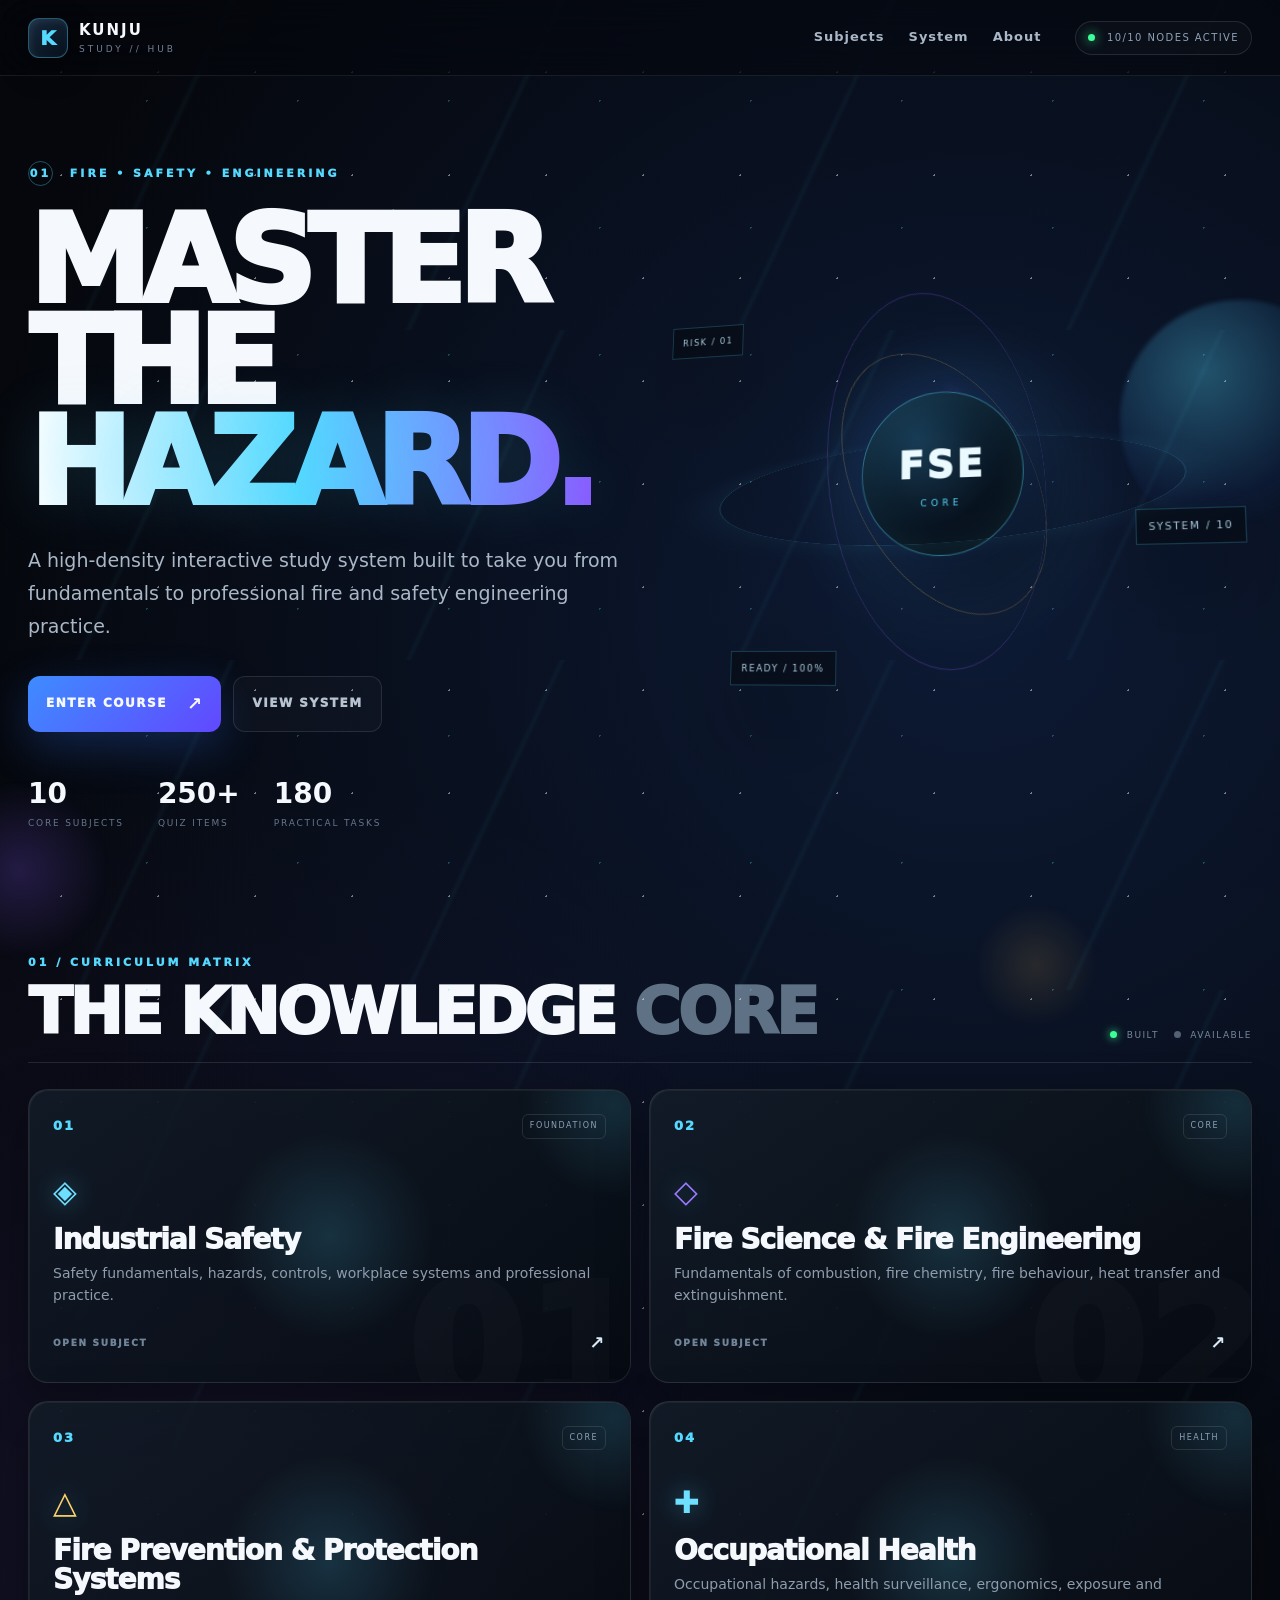
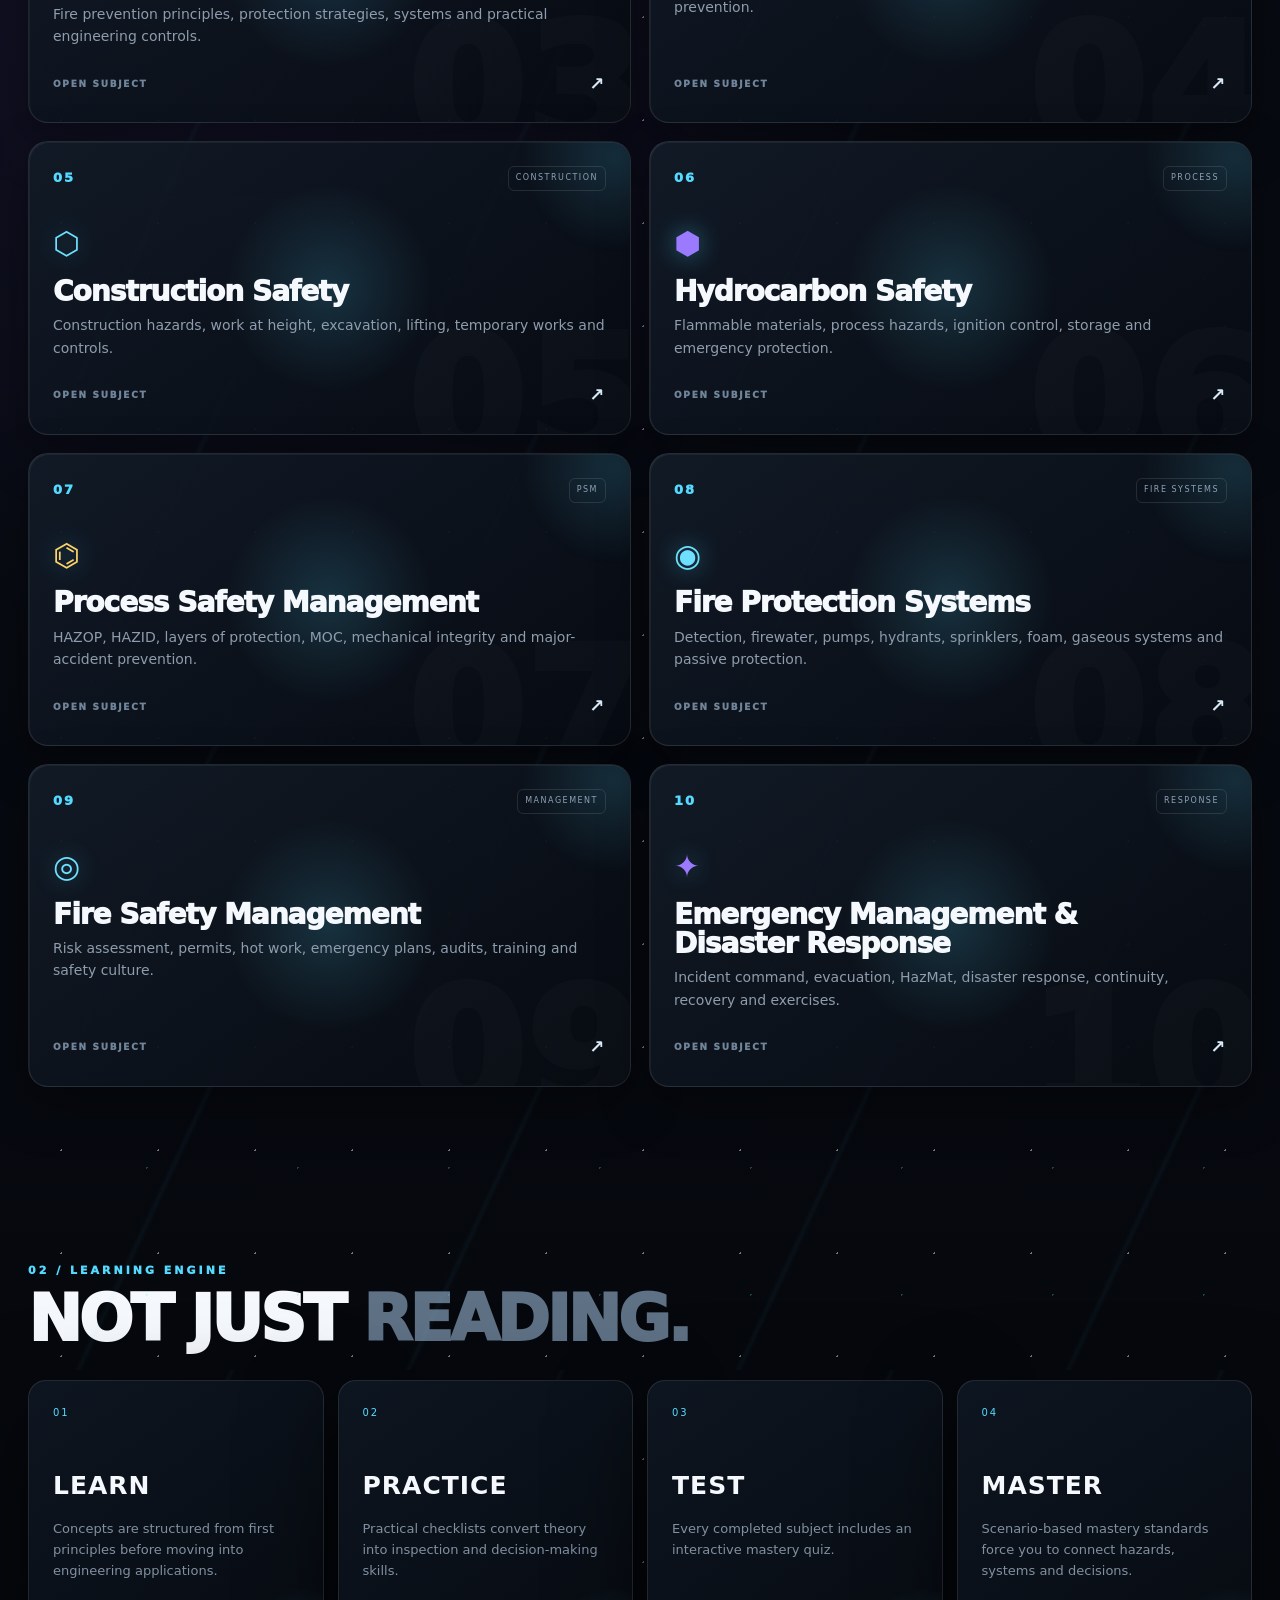
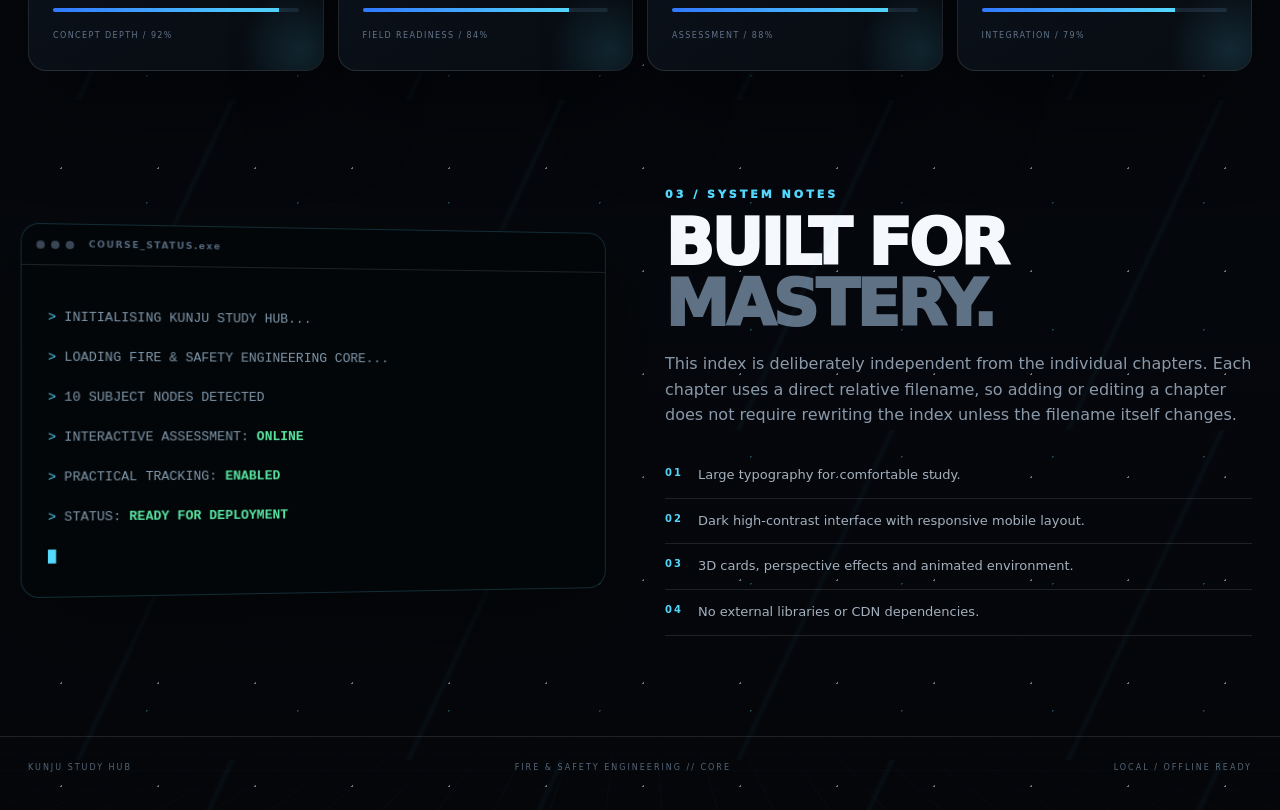
<file: index.html>
<!DOCTYPE html>
<html lang="en">
<head>
  <meta charset="UTF-8">
  <meta name="viewport" content="width=device-width, initial-scale=1.0">
  <meta name="theme-color" content="#060912">
  <meta name="description" content="Kunju Study Hub — Diploma in Safety & Fire Engineering">
  <title>KUNJU // FIRE & SAFETY ENGINEERING</title>
  <link rel="stylesheet" href="style.css">
</head>

<body>
<div class="scene">
  <div class="stars"></div>
  <div class="grid-floor"></div>
  <div class="orb orb-a"></div>
  <div class="orb orb-b"></div>
  <div class="orb orb-c"></div>

  <header class="topbar">
    <a class="brand" href="#top" aria-label="Kunju Study Hub home">
      <span class="brand-mark">K</span>
      <span>
        <strong>KUNJU</strong>
        <small>STUDY // HUB</small>
      </span>
    </a>

    <nav>
      <a href="#subjects">Subjects</a>
      <a href="#system">System</a>
      <a href="#about">About</a>
    </nav>

    <div class="status"><i></i> COURSE CORE ONLINE</div>
  </header>

  <main id="top">
    <section class="hero">
      <div class="hero-copy">
        <div class="eyebrow"><span>01</span> FIRE • SAFETY • ENGINEERING</div>
        <h1>MASTER THE<br><em>HAZARD.</em></h1>
        <p class="hero-text">
          A high-density interactive study system built to take you from fundamentals
          to professional fire and safety engineering practice.
        </p>

        <div class="hero-actions">
          <a class="primary-btn" href="#subjects"><span>ENTER COURSE</span><b>↗</b></a>
          <a class="ghost-btn" href="#system">VIEW SYSTEM</a>
        </div>

        <div class="micro-stats">
          <div><strong>10</strong><span>CORE SUBJECTS</span></div>
          <div><strong>250+</strong><span>QUIZ ITEMS</span></div>
          <div><strong>180</strong><span>PRACTICAL TASKS</span></div>
        </div>
      </div>

      <div class="hero-visual" aria-hidden="true">
        <div class="reactor">
          <div class="reactor-ring r1"></div>
          <div class="reactor-ring r2"></div>
          <div class="reactor-ring r3"></div>
          <div class="reactor-core"><span>FSE</span><small>CORE</small></div>
          <div class="orbit o1"><i></i></div>
          <div class="orbit o2"><i></i></div>
          <div class="orbit o3"><i></i></div>
          <div class="data-chip chip-1">RISK / 01</div>
          <div class="data-chip chip-2">SYSTEM / 10</div>
          <div class="data-chip chip-3">READY / 100%</div>
        </div>
      </div>
    </section>

    <section class="section-head" id="subjects">
      <div>
        <div class="section-kicker">01 / CURRICULUM MATRIX</div>
        <h2>THE KNOWLEDGE <span>CORE</span></h2>
      </div>
      <div class="legend">
        <span><i class="dot live"></i> BUILT</span>
        <span><i class="dot next"></i> AVAILABLE</span>
      </div>
    </section>

    <section class="subject-grid">

      <a class="subject-card tilt" href="subject-01-industrial-safety.html" data-num="01">
        <div class="card-glow"></div><div class="card-top"><span class="num">01</span><span class="tag">FOUNDATION</span></div>
        <div class="icon">◈</div><h3>Industrial Safety</h3>
        <p>Safety fundamentals, hazards, controls, workplace systems and professional practice.</p>
        <div class="card-bottom"><span>OPEN SUBJECT</span><b>↗</b></div>
      </a>

      <a class="subject-card tilt" href="subject-02-fire-science.html" data-num="02">
        <div class="card-glow"></div><div class="card-top"><span class="num">02</span><span class="tag">CORE</span></div>
        <div class="icon">◇</div><h3>Fire Science & Fire Engineering</h3>
        <p>Fundamentals of combustion, fire chemistry, fire behaviour, heat transfer and extinguishment.</p>
        <div class="card-bottom"><span>OPEN SUBJECT</span><b>↗</b></div>
      </a>

      <a class="subject-card tilt" href="subject-03-fire-protection-systems.html" data-num="03">
        <div class="card-glow"></div><div class="card-top"><span class="num">03</span><span class="tag">CORE</span></div>
        <div class="icon">△</div><h3>Fire Prevention & Protection Systems</h3>
        <p>Fire prevention principles, protection strategies, systems and practical engineering controls.</p>
        <div class="card-bottom"><span>OPEN SUBJECT</span><b>↗</b></div>
      </a>

      <a class="subject-card tilt" href="subject-04-occupational-health.html" data-num="04">
        <div class="card-glow"></div><div class="card-top"><span class="num">04</span><span class="tag">HEALTH</span></div>
        <div class="icon">✚</div><h3>Occupational Health</h3>
        <p>Occupational hazards, health surveillance, ergonomics, exposure and prevention.</p>
        <div class="card-bottom"><span>OPEN SUBJECT</span><b>↗</b></div>
      </a>

      <a class="subject-card tilt" href="subject-05-construction-safety.html" data-num="05">
        <div class="card-glow"></div><div class="card-top"><span class="num">05</span><span class="tag">CONSTRUCTION</span></div>
        <div class="icon">⬡</div><h3>Construction Safety</h3>
        <p>Construction hazards, work at height, excavation, lifting, temporary works and controls.</p>
        <div class="card-bottom"><span>OPEN SUBJECT</span><b>↗</b></div>
      </a>

      <a class="subject-card tilt" href="subject-06-hydrocarbon-safety.html" data-num="06">
        <div class="card-glow"></div><div class="card-top"><span class="num">06</span><span class="tag">PROCESS</span></div>
        <div class="icon">⬢</div><h3>Hydrocarbon Safety</h3>
        <p>Flammable materials, process hazards, ignition control, storage and emergency protection.</p>
        <div class="card-bottom"><span>OPEN SUBJECT</span><b>↗</b></div>
      </a>

      <a class="subject-card tilt" href="subject-07-process-safety-management.html" data-num="07">
        <div class="card-glow"></div><div class="card-top"><span class="num">07</span><span class="tag">PSM</span></div>
        <div class="icon">⌬</div><h3>Process Safety Management</h3>
        <p>HAZOP, HAZID, layers of protection, MOC, mechanical integrity and major-accident prevention.</p>
        <div class="card-bottom"><span>OPEN SUBJECT</span><b>↗</b></div>
      </a>

      <a class="subject-card tilt" href="subject-08-fire-protection-systems.html" data-num="08">
        <div class="card-glow"></div><div class="card-top"><span class="num">08</span><span class="tag">FIRE SYSTEMS</span></div>
        <div class="icon">◉</div><h3>Fire Protection Systems</h3>
        <p>Detection, firewater, pumps, hydrants, sprinklers, foam, gaseous systems and passive protection.</p>
        <div class="card-bottom"><span>OPEN SUBJECT</span><b>↗</b></div>
      </a>

      <a class="subject-card tilt" href="subject-09-fire-safety-management.html" data-num="09">
        <div class="card-glow"></div><div class="card-top"><span class="num">09</span><span class="tag">MANAGEMENT</span></div>
        <div class="icon">◎</div><h3>Fire Safety Management</h3>
        <p>Risk assessment, permits, hot work, emergency plans, audits, training and safety culture.</p>
        <div class="card-bottom"><span>OPEN SUBJECT</span><b>↗</b></div>
      </a>

      <a class="subject-card tilt" href="subject-10-emergency-management-disaster-response.html" data-num="10">
        <div class="card-glow"></div><div class="card-top"><span class="num">10</span><span class="tag">RESPONSE</span></div>
        <div class="icon">✦</div><h3>Emergency Management & Disaster Response</h3>
        <p>Incident command, evacuation, HazMat, disaster response, continuity, recovery and exercises.</p>
        <div class="card-bottom"><span>OPEN SUBJECT</span><b>↗</b></div>
      </a>
    </section>

    <section class="system-section" id="system">
      <div class="section-kicker">02 / LEARNING ENGINE</div>
      <h2>NOT JUST <span>READING.</span></h2>

      <div class="system-grid">
        <div class="system-card big">
          <div class="system-number">01</div>
          <h3>LEARN</h3>
          <p>Concepts are structured from first principles before moving into engineering applications.</p>
          <div class="bar"><i style="width:92%"></i></div><small>CONCEPT DEPTH / 92%</small>
        </div>
        <div class="system-card">
          <div class="system-number">02</div>
          <h3>PRACTICE</h3>
          <p>Practical checklists convert theory into inspection and decision-making skills.</p>
          <div class="bar"><i style="width:84%"></i></div><small>FIELD READINESS / 84%</small>
        </div>
        <div class="system-card">
          <div class="system-number">03</div>
          <h3>TEST</h3>
          <p>Every completed subject includes an interactive mastery quiz.</p>
          <div class="bar"><i style="width:88%"></i></div><small>ASSESSMENT / 88%</small>
        </div>
        <div class="system-card">
          <div class="system-number">04</div>
          <h3>MASTER</h3>
          <p>Scenario-based mastery standards force you to connect hazards, systems and decisions.</p>
          <div class="bar"><i style="width:79%"></i></div><small>INTEGRATION / 79%</small>
        </div>
      </div>
    </section>

    <section class="about-section" id="about">
      <div class="about-terminal">
        <div class="terminal-head"><span></span><span></span><span></span><b>COURSE_STATUS.exe</b></div>
        <div class="terminal-body">
          <p><i>&gt;</i> INITIALISING KUNJU STUDY HUB...</p>
          <p><i>&gt;</i> LOADING FIRE & SAFETY ENGINEERING CORE...</p>
          <p><i>&gt;</i> 10 SUBJECT NODES DETECTED</p>
          <p><i>&gt;</i> INTERACTIVE ASSESSMENT: <strong>ONLINE</strong></p>
          <p><i>&gt;</i> PRACTICAL TRACKING: <strong>ENABLED</strong></p>
          <p><i>&gt;</i> STATUS: <strong>READY FOR DEPLOYMENT</strong></p>
          <span class="cursor">█</span>
        </div>
      </div>

      <div class="about-copy">
        <div class="section-kicker">03 / SYSTEM NOTES</div>
        <h2>BUILT FOR <span>MASTERY.</span></h2>
        <p>
          This index is deliberately independent from the individual chapters.
          Each chapter uses a direct relative filename, so adding or editing a chapter
          does not require rewriting the index unless the filename itself changes.
        </p>
        <div class="rule-list">
          <div><b>01</b><span>Large typography for comfortable study.</span></div>
          <div><b>02</b><span>Dark high-contrast interface with responsive mobile layout.</span></div>
          <div><b>03</b><span>3D cards, perspective effects and animated environment.</span></div>
          <div><b>04</b><span>No external libraries or CDN dependencies.</span></div>
        </div>
      </div>
    </section>
  </main>

  <footer>
    <span>KUNJU STUDY HUB</span>
    <span>FIRE & SAFETY ENGINEERING // CORE</span>
    <span>LOCAL / OFFLINE READY</span>
  </footer>
</div>

<script>
(function(){
  const cards = document.querySelectorAll('.tilt');
  cards.forEach(card=>{
    card.addEventListener('pointermove', e=>{
      const r=card.getBoundingClientRect();
      const x=(e.clientX-r.left)/r.width-.5;
      const y=(e.clientY-r.top)/r.height-.5;
      card.style.setProperty('--rx', `${(-y*7).toFixed(2)}deg`);
      card.style.setProperty('--ry', `${(x*9).toFixed(2)}deg`);
      card.style.setProperty('--mx', `${((x+.5)*100).toFixed(1)}%`);
      card.style.setProperty('--my', `${((y+.5)*100).toFixed(1)}%`);
    });
    card.addEventListener('pointerleave', ()=>{
      card.style.setProperty('--rx','0deg');
      card.style.setProperty('--ry','0deg');
      card.style.setProperty('--mx','50%');
      card.style.setProperty('--my','50%');
    });
  });

  const status = document.querySelector('.status');
  const existing = [...document.querySelectorAll('.subject-card:not(.locked)')].length;
  if(status) status.innerHTML = '<i></i> '+existing+'/10 NODES ACTIVE';
})();
</script>
</body>
</html>
</file>
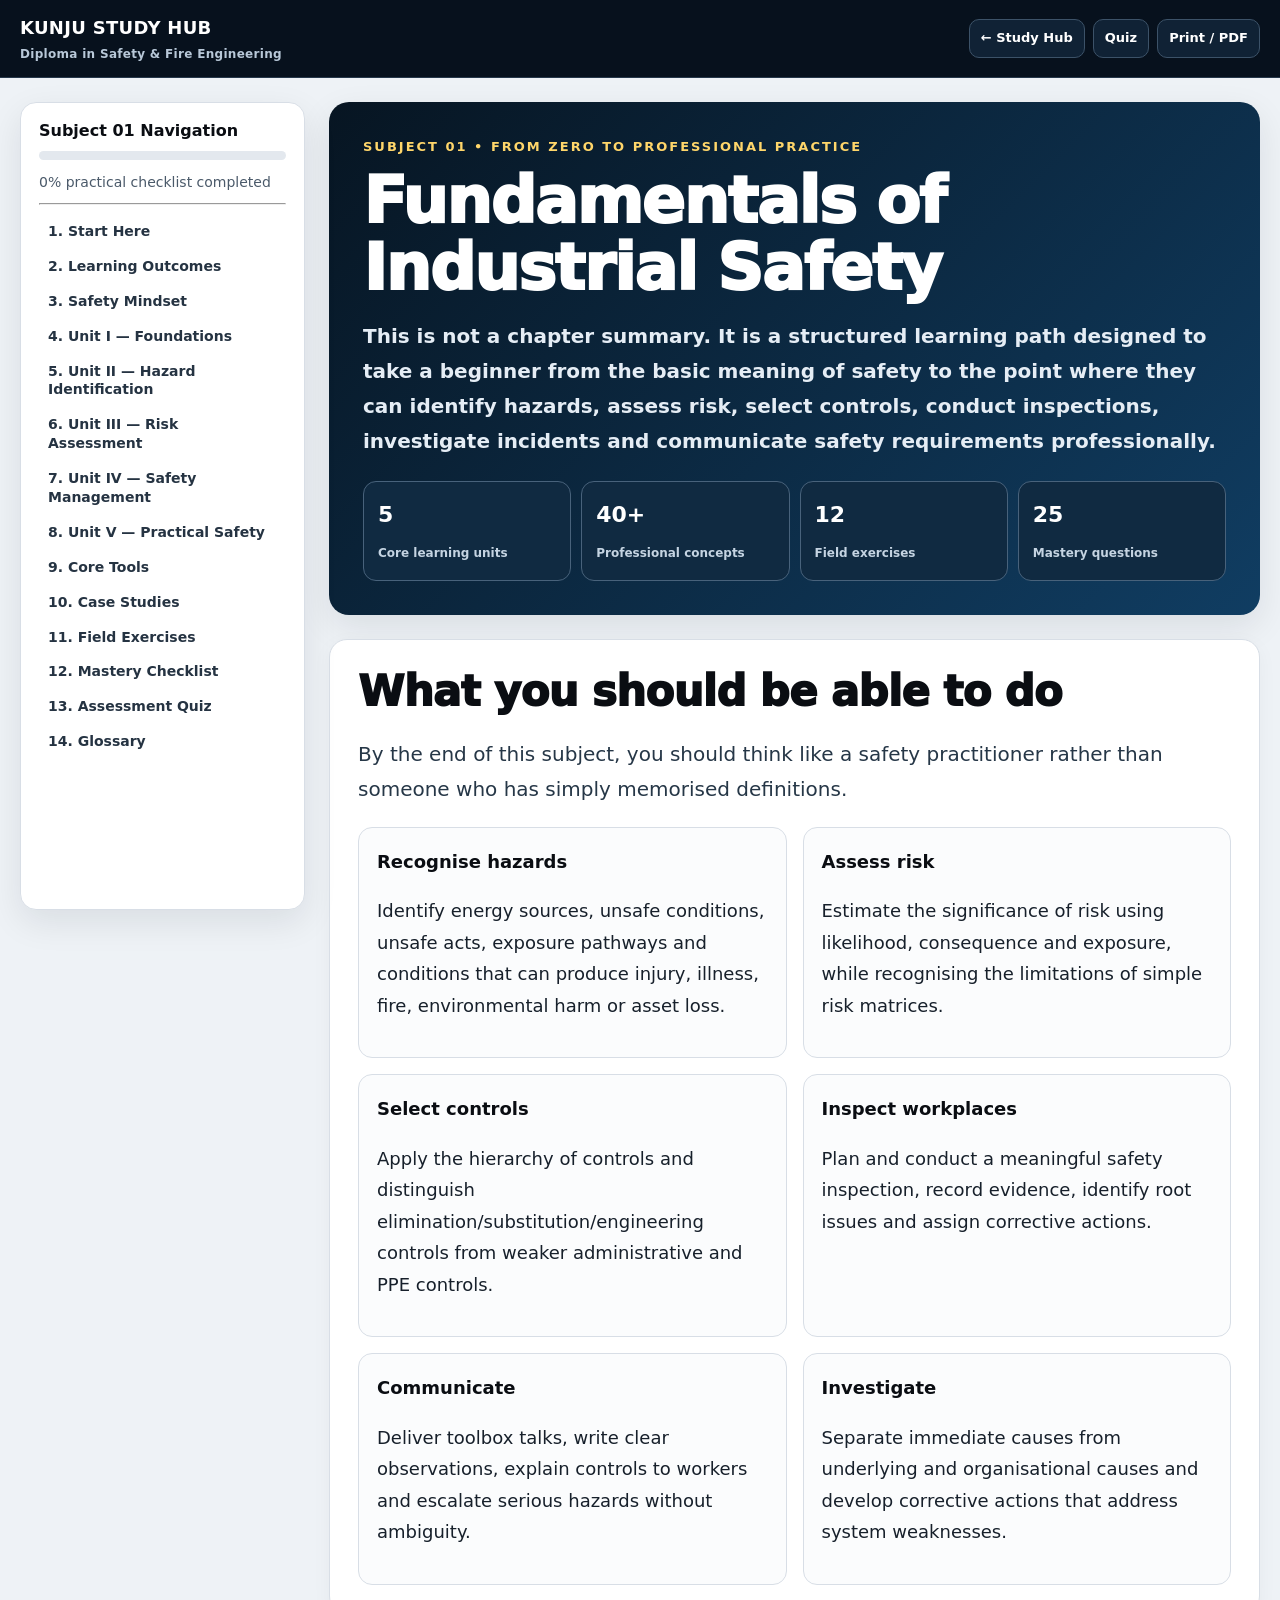
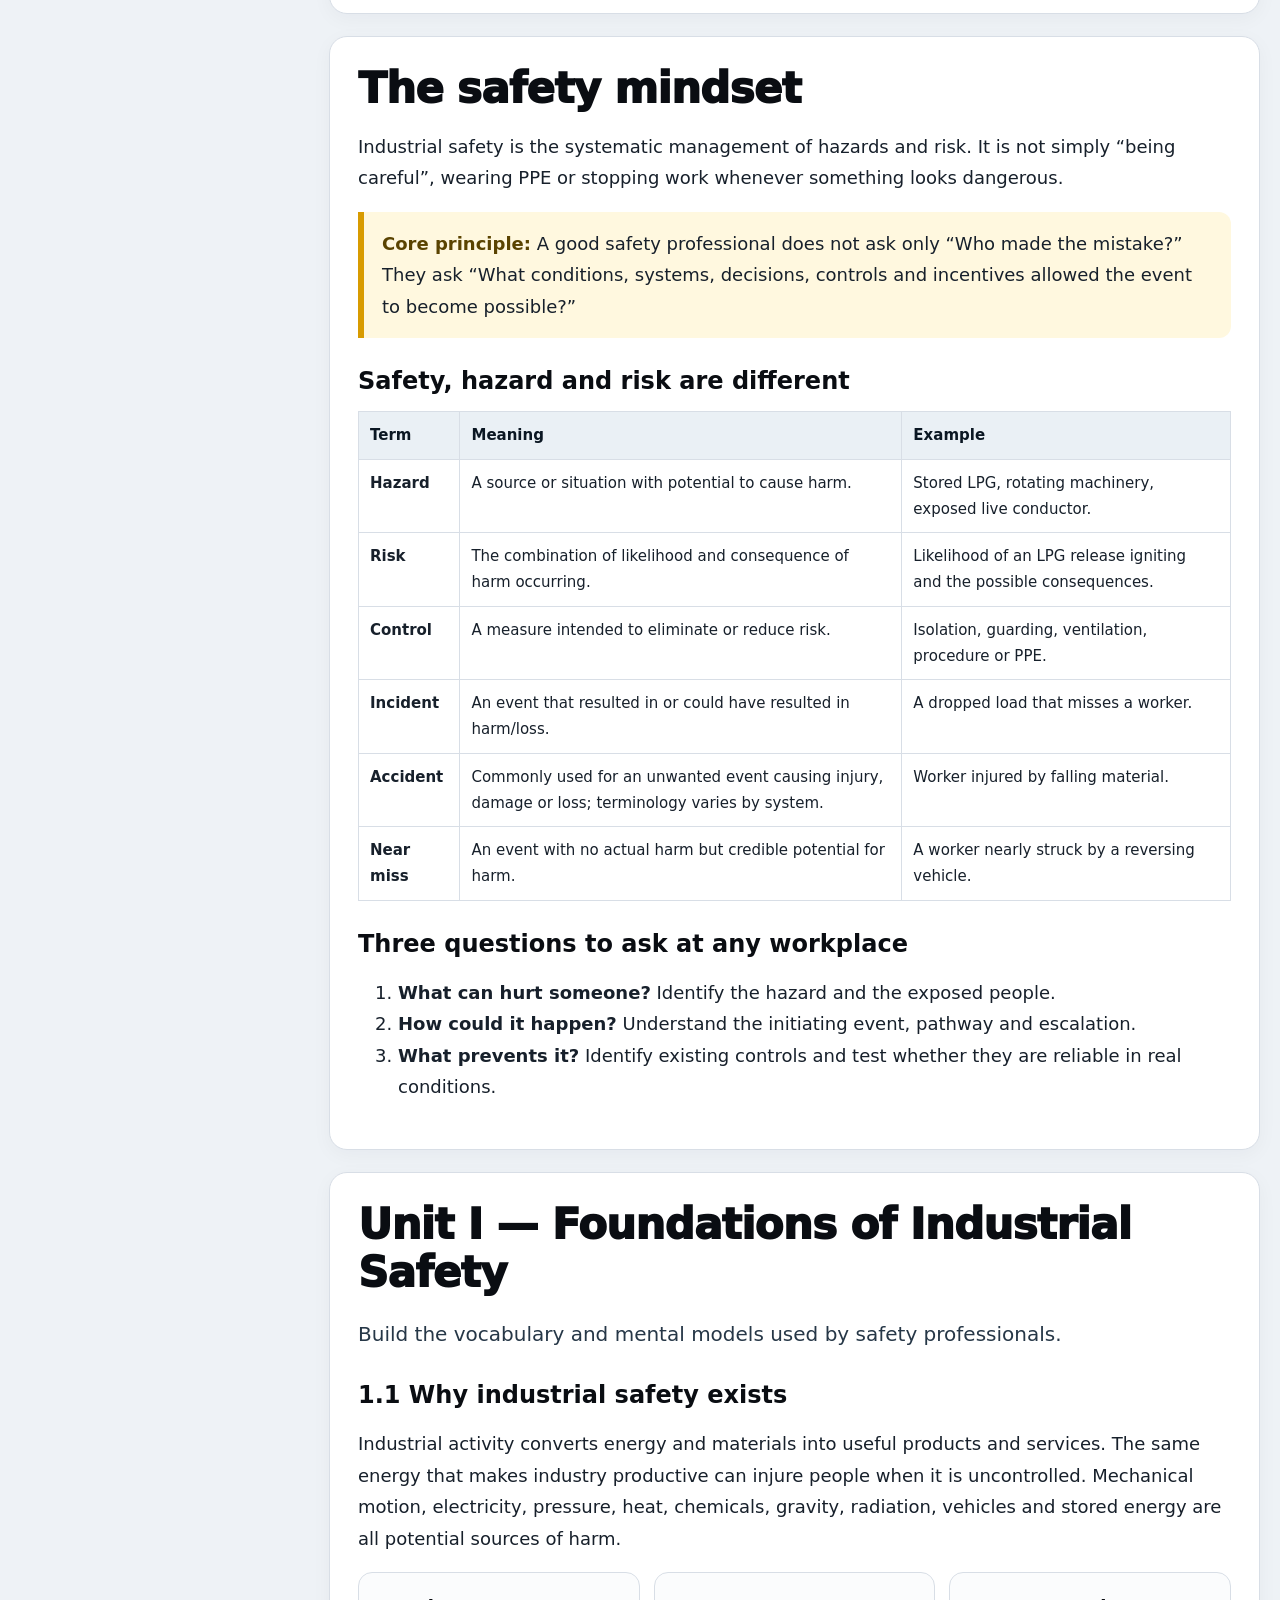
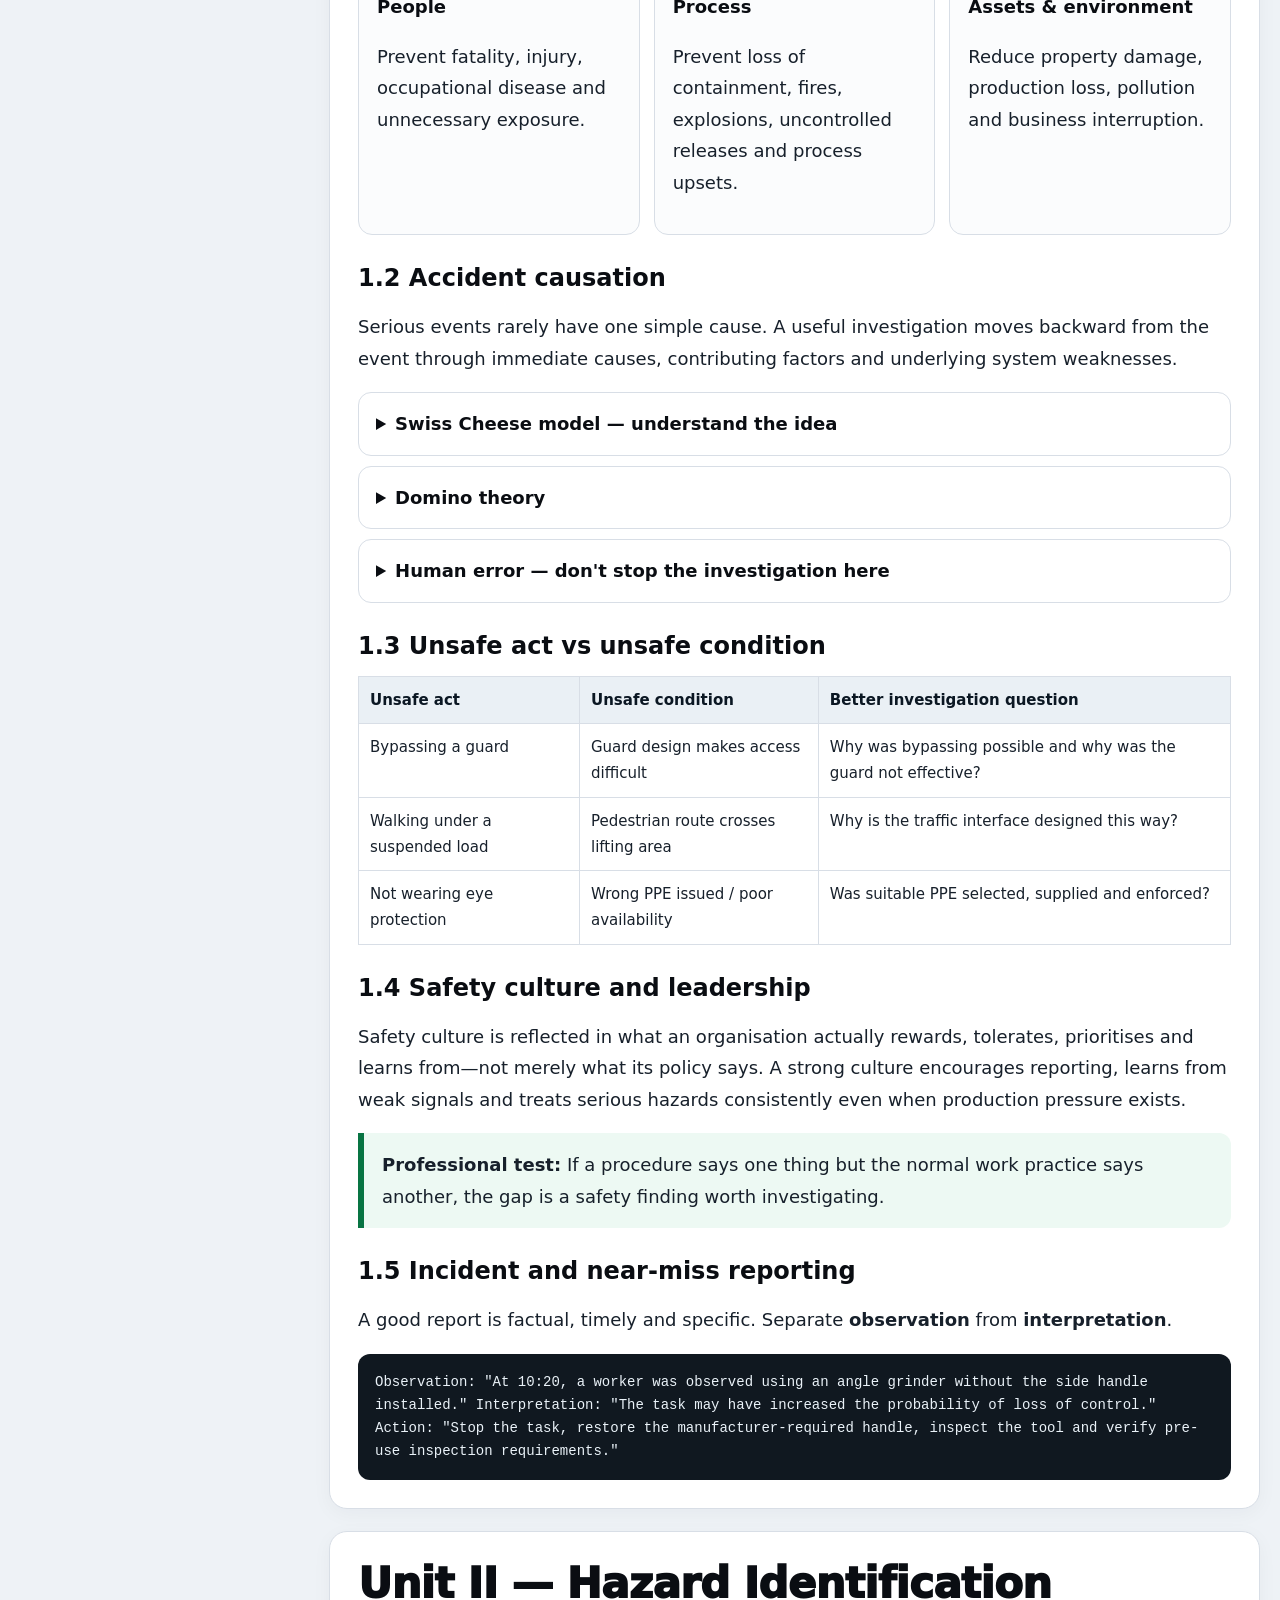
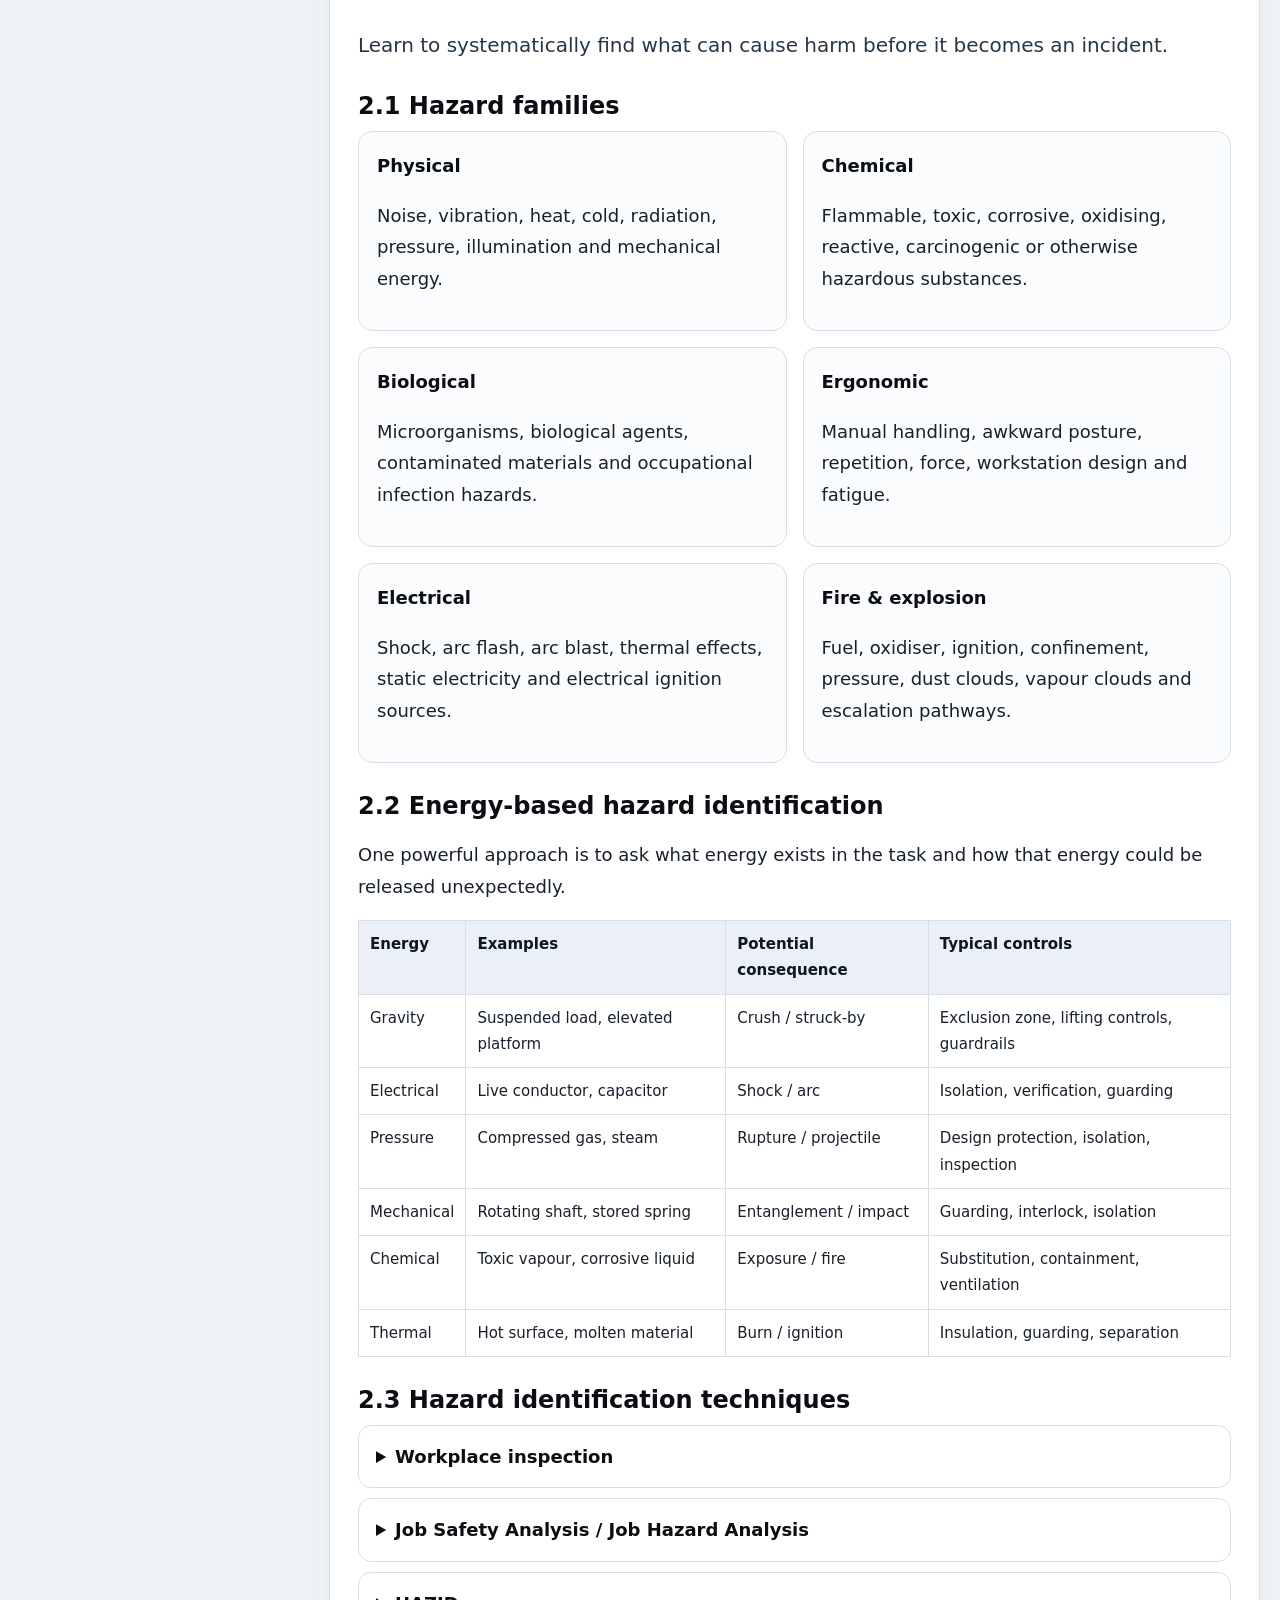
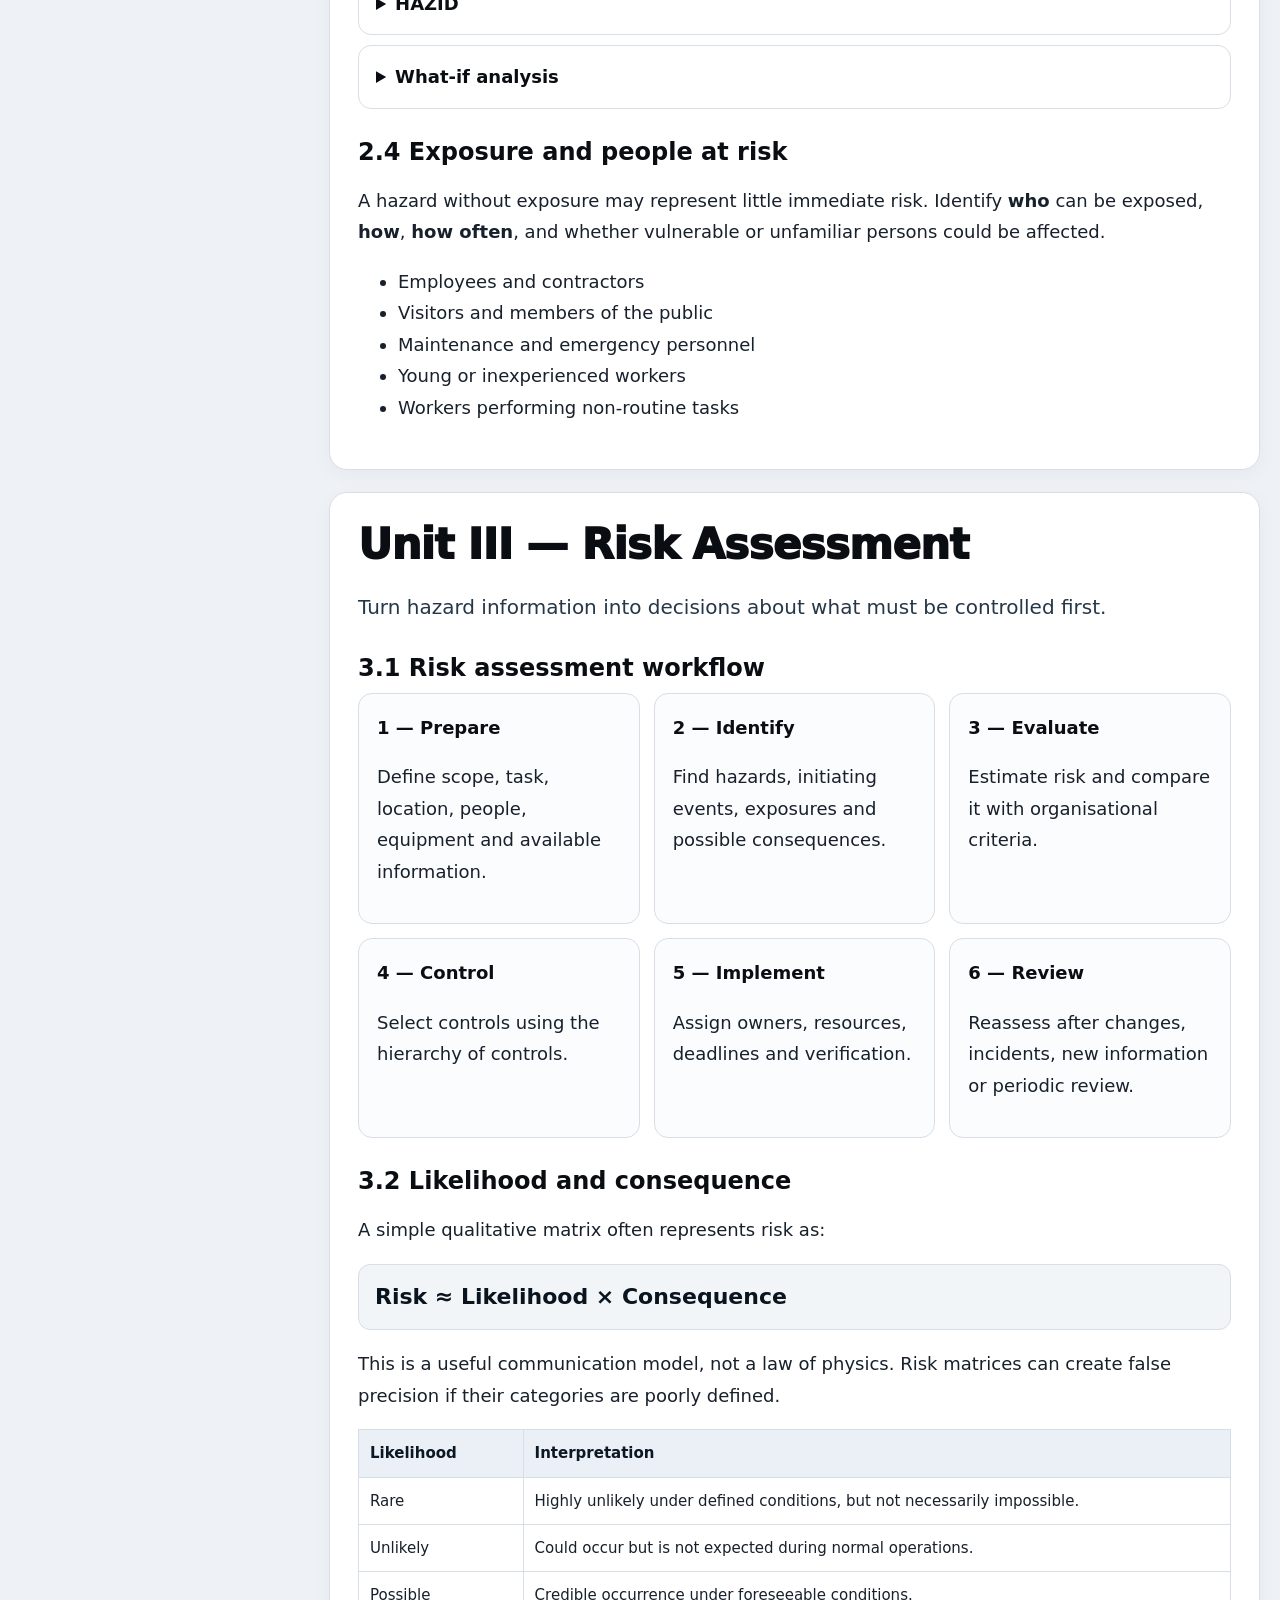
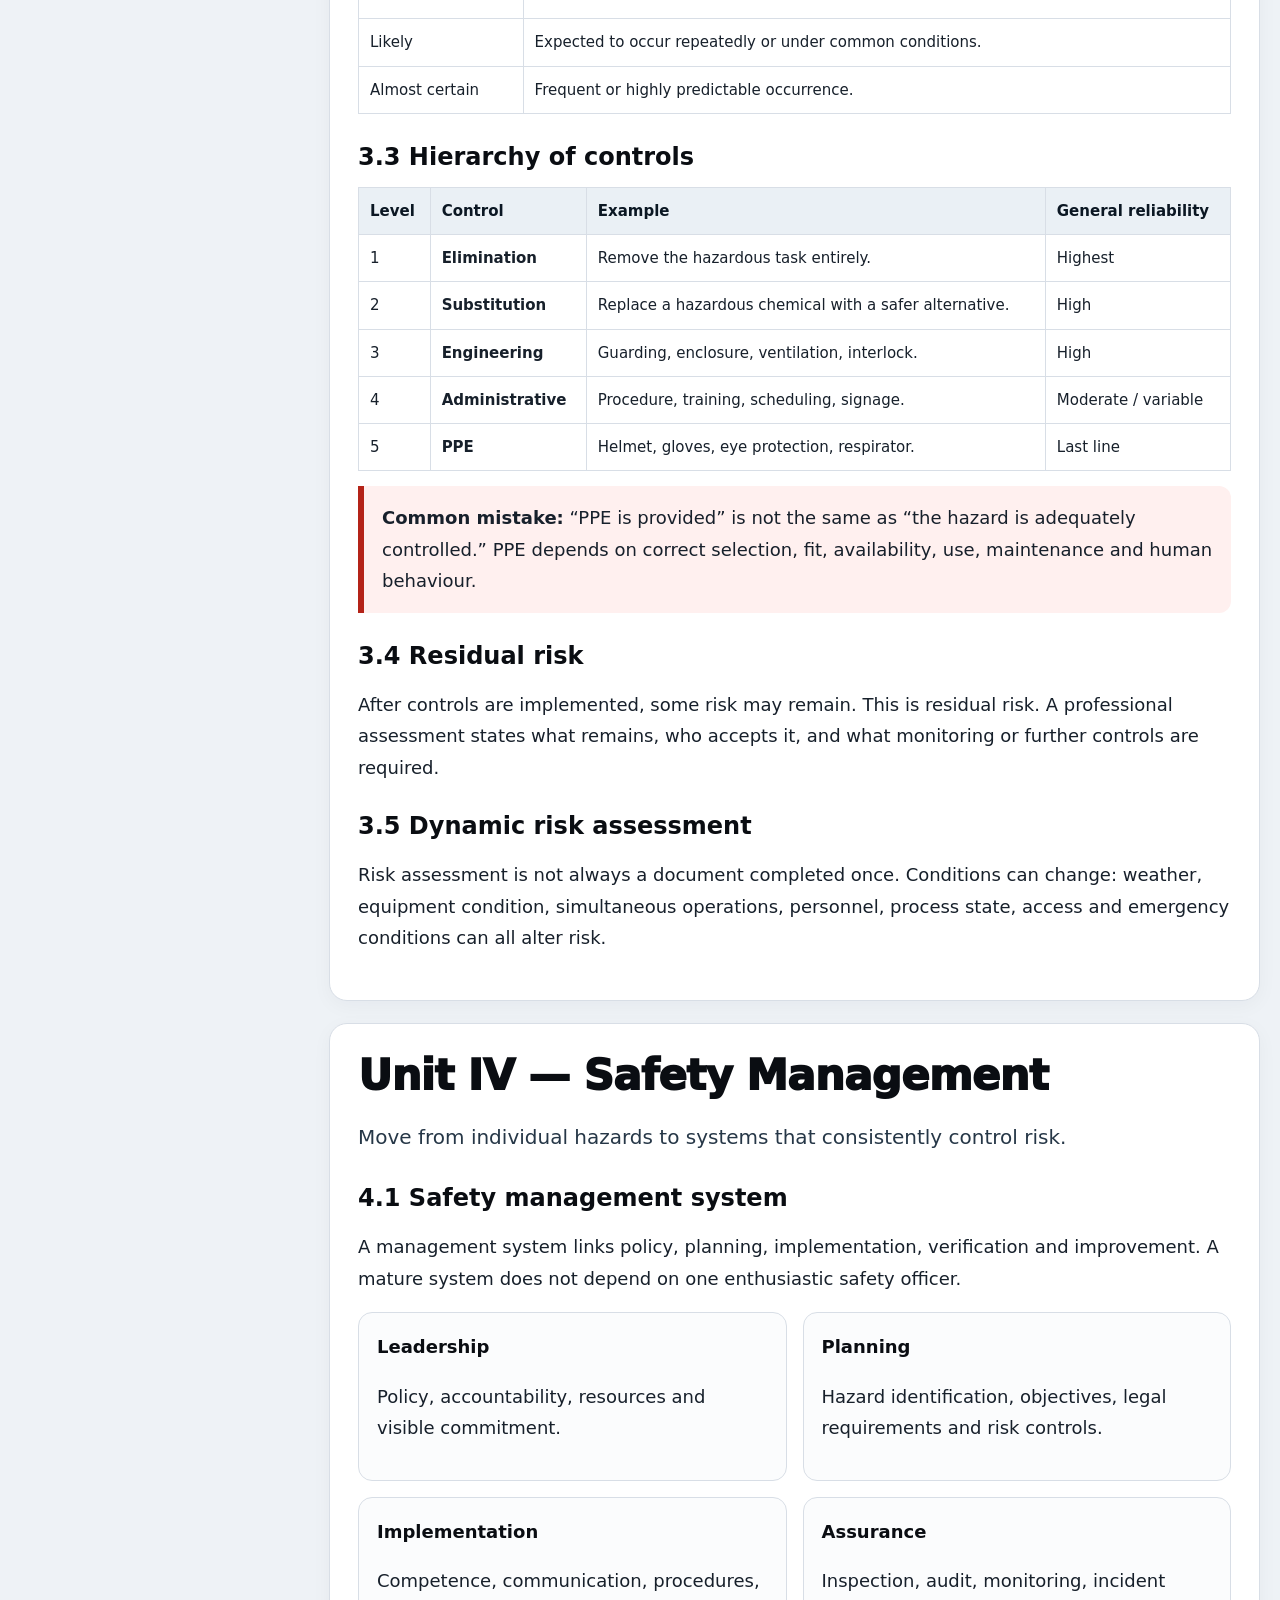
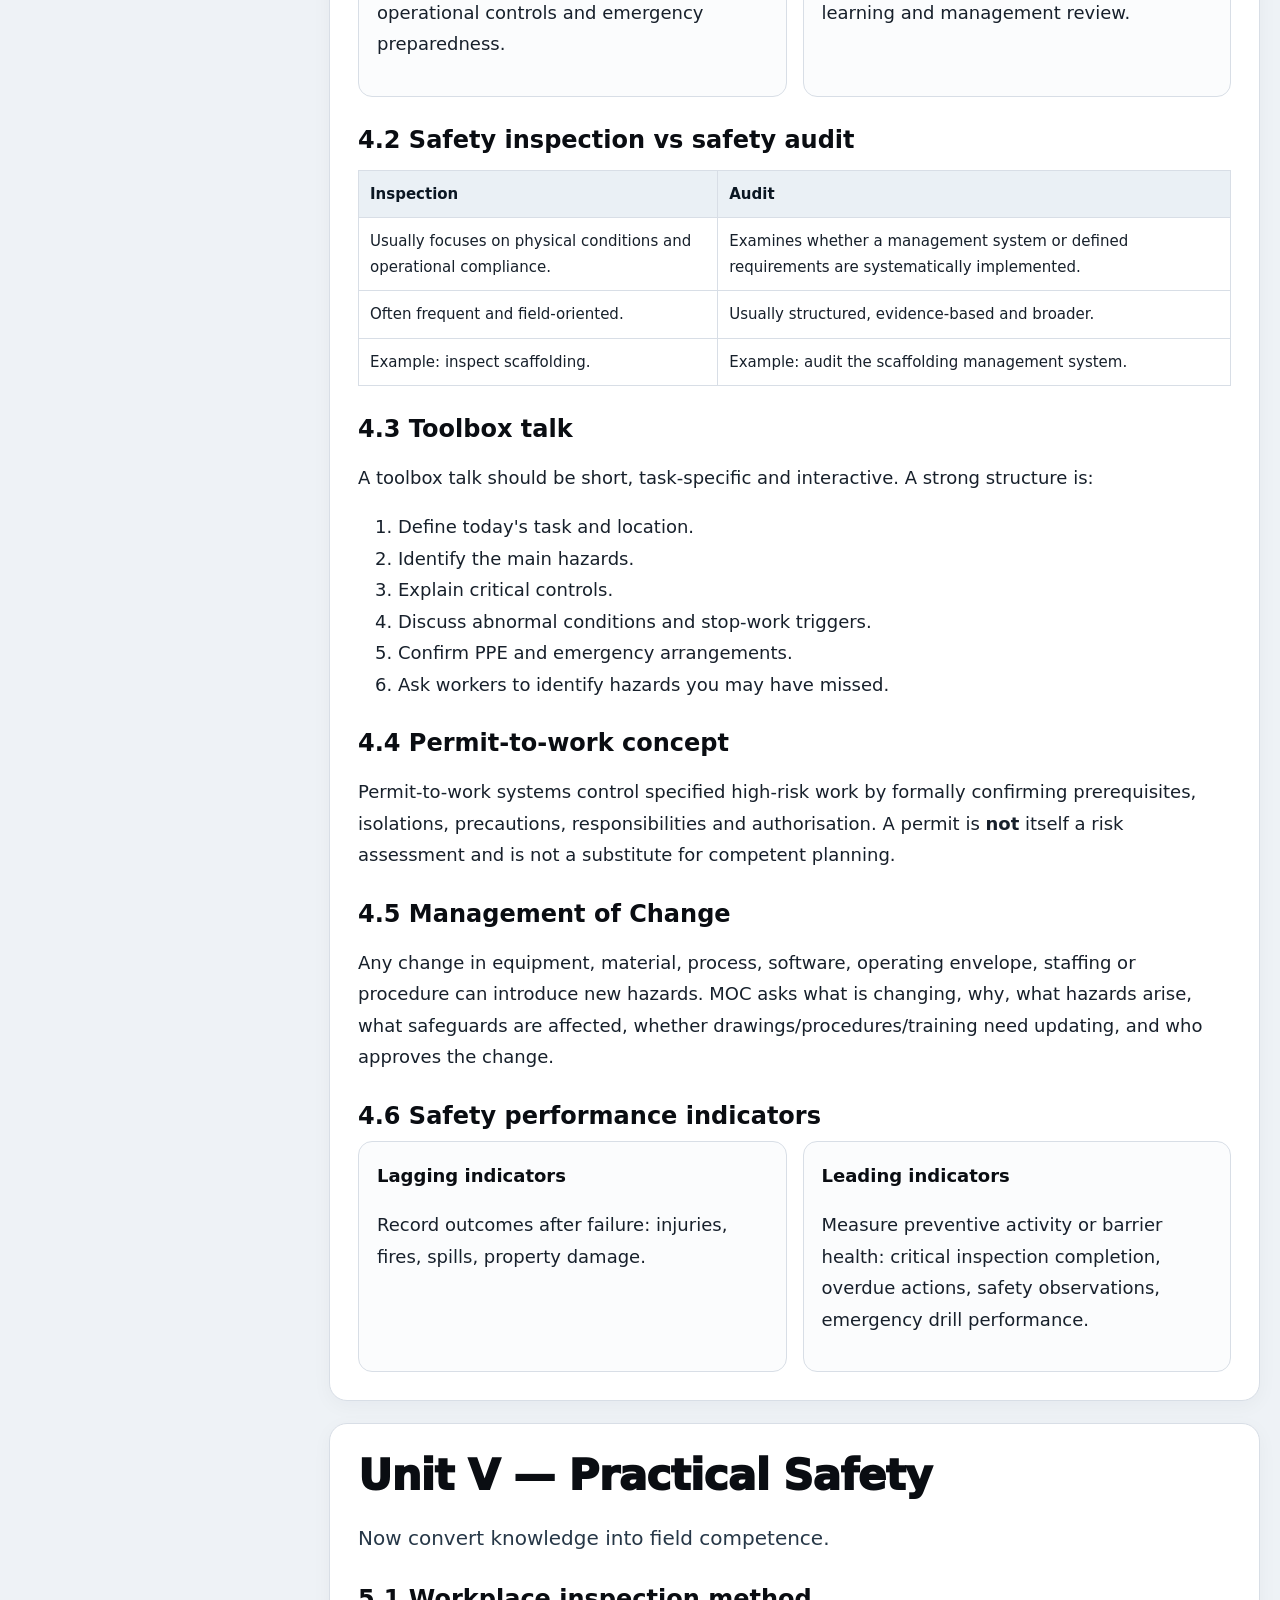
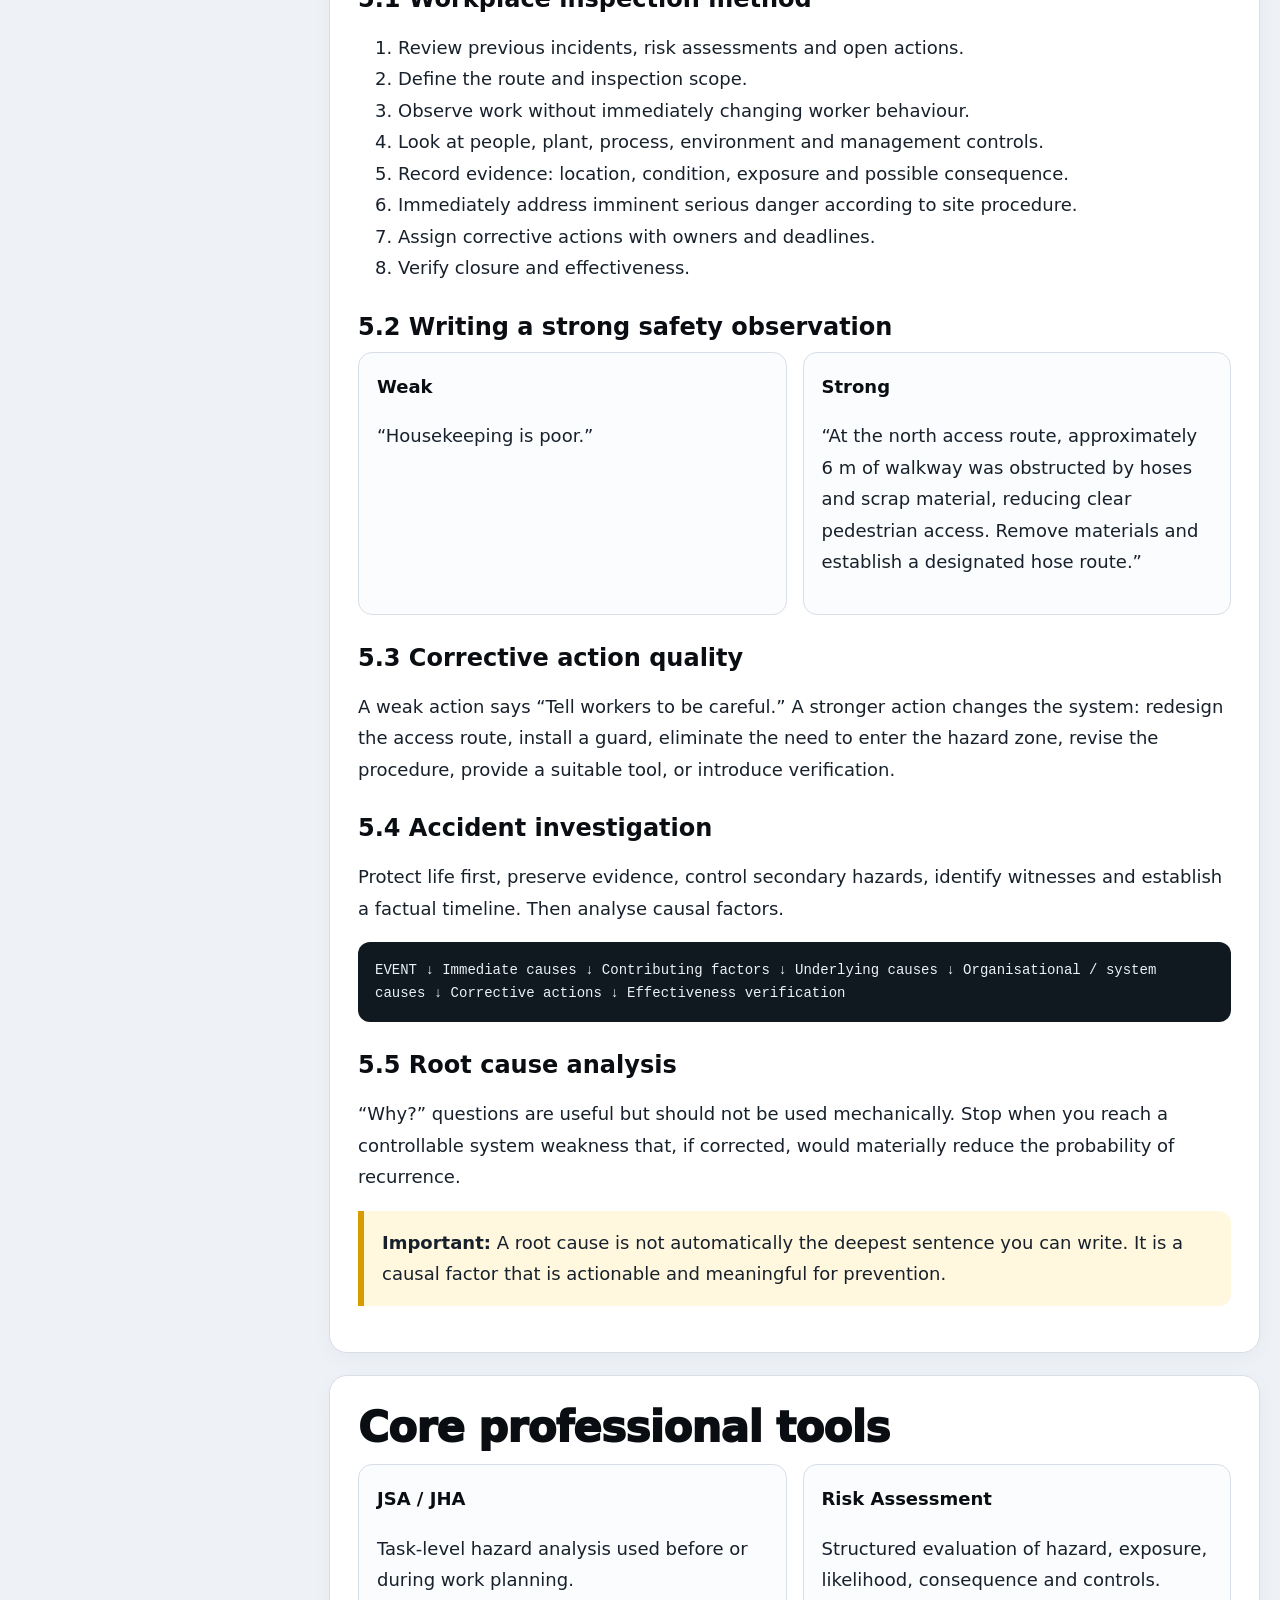
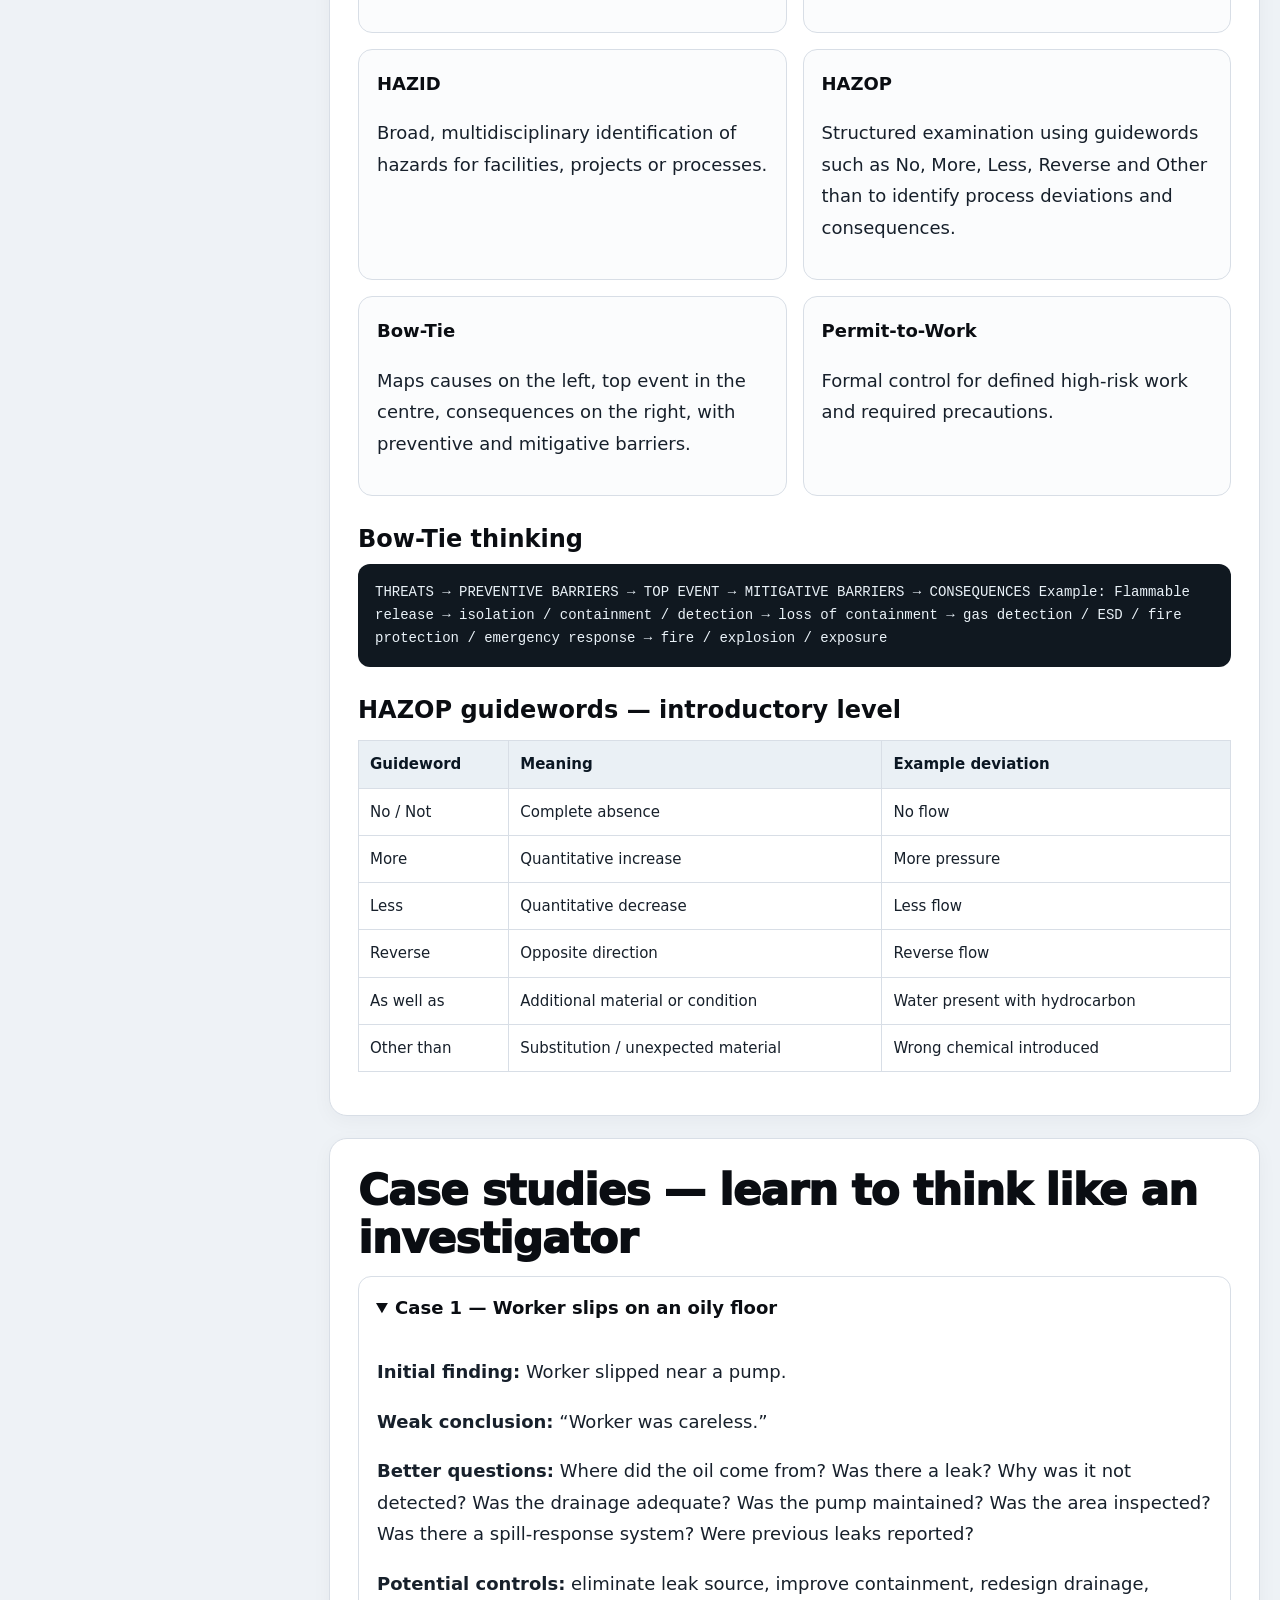
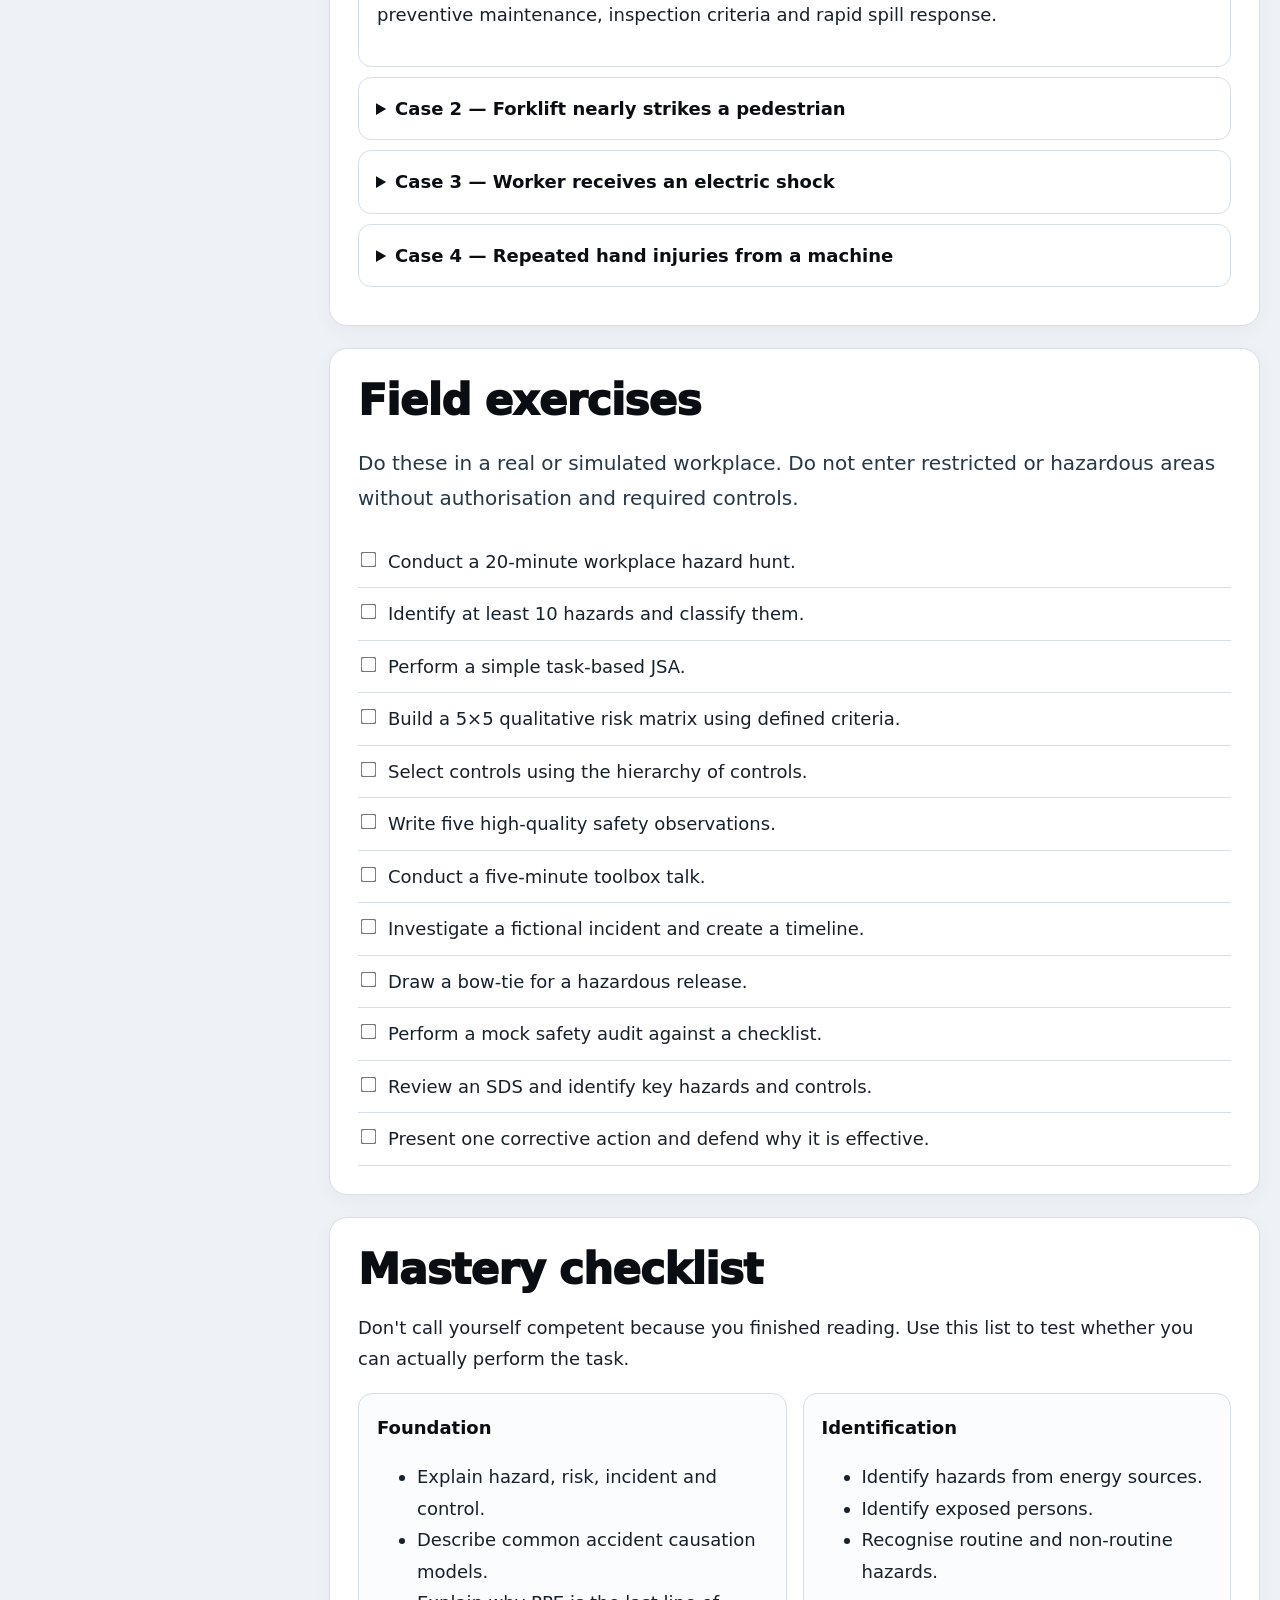
<file: subject-01-industrial-safety.html>
<!doctype html>
<html lang="en">
<head>
<meta charset="utf-8">
<meta name="viewport" content="width=device-width,initial-scale=1">
<title>Fundamentals of Industrial Safety — Study Hub</title>
<style>
:root{
  --ink:#0a0d12;--text:#17202b;--muted:#4b5a6a;--line:#d8dee6;
  --paper:#ffffff;--soft:#f3f6f9;--blue:#0b4f8a;--blue2:#083b68;
  --gold:#d89b00;--green:#087443;--red:#b42318;
  --shadow:0 12px 35px rgba(10,20,30,.09);
}
*{box-sizing:border-box}
html{scroll-behavior:smooth}
body{margin:0;background:#eef2f6;color:var(--text);font-family:Inter,ui-sans-serif,system-ui,-apple-system,BlinkMacSystemFont,"Segoe UI",Arial,sans-serif;font-size:18px;line-height:1.75}
a{color:var(--blue);font-weight:750}
button{font:inherit}
.top{position:sticky;top:0;z-index:50;background:#07111d;color:#fff;border-bottom:1px solid #26384b}
.top-inner{max-width:1280px;margin:auto;padding:12px 20px;display:flex;align-items:center;gap:14px}
.brand{font-weight:900;letter-spacing:.3px}
.brand small{display:block;font-size:12px;color:#b8c8d8;font-weight:600}
.top-actions{margin-left:auto;display:flex;gap:8px;flex-wrap:wrap}
.top-actions a,.top-actions button{border:1px solid #3c5268;background:#102235;color:#fff;text-decoration:none;border-radius:10px;padding:7px 11px;font-size:13px;font-weight:800;cursor:pointer}
.layout{max-width:1280px;margin:auto;display:grid;grid-template-columns:285px 1fr;gap:24px;padding:24px 20px 70px}
aside{position:sticky;top:72px;height:calc(100vh - 92px);overflow:auto;background:#fff;border:1px solid var(--line);border-radius:16px;padding:18px;box-shadow:var(--shadow)}
aside h3{margin:0 0 10px;color:var(--ink);font-size:16px}
aside a{display:block;text-decoration:none;color:#253342;font-size:14px;padding:8px 9px;border-radius:8px;line-height:1.35}
aside a:hover{background:#edf4fa}
.progress{height:9px;background:#e3e8ee;border-radius:999px;overflow:hidden;margin:10px 0}
.progress i{display:block;width:0;height:100%;background:var(--gold);transition:.2s}
.main{min-width:0}
.hero{background:linear-gradient(135deg,#071522,#103d62);color:#fff;border-radius:20px;padding:34px;box-shadow:var(--shadow);margin-bottom:24px}
.kicker{font-size:13px;font-weight:900;letter-spacing:2px;color:#ffd66a;text-transform:uppercase}
h1{font-size:clamp(36px,5vw,64px);line-height:1.04;margin:10px 0 18px;color:#fff;font-weight:950;letter-spacing:-1.5px}
.hero p{font-size:20px;color:#e5edf5;max-width:920px;margin:0 0 20px;font-weight:550}
.hero-grid{display:grid;grid-template-columns:repeat(4,1fr);gap:10px;margin-top:22px}
.stat{border:1px solid #48627b;background:#102a41;border-radius:13px;padding:14px}
.stat b{display:block;font-size:22px;color:#fff}.stat span{font-size:12px;color:#c5d4e2;font-weight:650}
.section{background:var(--paper);border:1px solid var(--line);border-radius:18px;padding:28px;margin-bottom:22px;box-shadow:0 5px 20px rgba(20,30,40,.04)}
h2{font-size:clamp(28px,4vw,42px);line-height:1.15;color:var(--ink);margin:0 0 12px;font-weight:950;letter-spacing:-.7px}
h3{font-size:24px;line-height:1.25;color:var(--ink);margin:28px 0 10px;font-weight:900}
h4{font-size:19px;color:#10283e;margin:22px 0 7px;font-weight:900}
p,li{font-weight:500}
.lead{font-size:20px;color:#263747}
.note{background:#fff8df;border-left:6px solid var(--gold);padding:16px 18px;border-radius:0 12px 12px 0;margin:18px 0}
.note strong{color:#5a4300}
.danger{background:#fff0ef;border-left:6px solid var(--red);padding:16px 18px;border-radius:0 12px 12px 0}
.success{background:#edf9f3;border-left:6px solid var(--green);padding:16px 18px;border-radius:0 12px 12px 0}
.grid2{display:grid;grid-template-columns:1fr 1fr;gap:16px}
.grid3{display:grid;grid-template-columns:repeat(3,1fr);gap:14px}
.card{border:1px solid var(--line);border-radius:14px;padding:18px;background:#fbfcfd}
.card b{color:var(--ink);font-weight:900}
.tag{display:inline-block;background:#e9f1f8;color:#0b4f8a;border-radius:999px;padding:3px 9px;font-size:12px;font-weight:900;margin:3px}
table{width:100%;border-collapse:collapse;margin:15px 0;font-size:15px}
th,td{border:1px solid var(--line);padding:10px 11px;vertical-align:top;text-align:left}
th{background:#eaf0f5;color:#0b1723;font-weight:900}
details{border:1px solid var(--line);border-radius:13px;margin:10px 0;background:#fff}
summary{cursor:pointer;padding:15px 17px;color:var(--ink);font-weight:900;font-size:18px}
details>div{padding:0 18px 17px}
.code{background:#101820;color:#eaf2f8;border-radius:12px;padding:17px;overflow:auto;font-family:ui-monospace,SFMono-Regular,Consolas,monospace;font-size:14px;line-height:1.65}
.formula{font-size:22px;font-weight:900;background:#f1f5f8;border:1px solid var(--line);border-radius:12px;padding:13px 16px;margin:12px 0;color:#09141f}
.quiz{border:1px solid var(--line);border-radius:14px;padding:18px;margin:13px 0;background:#fbfcfd}
.quiz p{font-weight:900;color:var(--ink)}
.option{display:block;width:100%;text-align:left;border:1px solid #cbd4de;background:#fff;border-radius:9px;padding:10px 12px;margin:7px 0;cursor:pointer;color:#1c2935;font-weight:600}
.option:hover{background:#f1f6fa}
.option.correct{background:#e7f7ef;border-color:#42a875}.option.wrong{background:#fff0ef;border-color:#d86c64}
.answer{display:none;margin-top:10px;font-weight:700}.answer.show{display:block}
.checklist label{display:flex;gap:10px;align-items:flex-start;padding:10px 0;border-bottom:1px solid var(--line)}
.checklist input{margin-top:7px;transform:scale(1.2)}
.flash{display:grid;grid-template-columns:repeat(3,1fr);gap:12px}
.flash .card{min-height:120px}
.footer-nav{display:flex;justify-content:space-between;gap:10px;margin-top:20px}
.footer-nav a{display:inline-block;padding:11px 15px;background:#0b4f8a;color:#fff;border-radius:10px;text-decoration:none}
.small{font-size:14px;color:var(--muted)}
@media(max-width:950px){.layout{grid-template-columns:1fr}aside{position:relative;top:auto;height:auto}.hero-grid{grid-template-columns:1fr 1fr}.grid3,.flash{grid-template-columns:1fr}}
@media(max-width:620px){body{font-size:17px}.layout{padding:12px}.section{padding:20px}.hero{padding:24px}.hero-grid,.grid2{grid-template-columns:1fr}.top-inner{padding:10px 12px}.top-actions a{font-size:12px}table{font-size:14px}.hero p{font-size:18px}}
</style>
</head>
<body>
<header class="top">
  <div class="top-inner">
    <div class="brand">KUNJU STUDY HUB<small>Diploma in Safety & Fire Engineering</small></div>
    <div class="top-actions">
      <a href="index.html">← Study Hub</a>
      <a href="#quiz">Quiz</a>
      <button onclick="window.print()">Print / PDF</button>
    </div>
  </div>
</header>

<div class="layout">
<aside>
  <h3>Subject 01 Navigation</h3>
  <div class="progress"><i id="bar"></i></div>
  <div class="small" id="progressText">0% completed</div>
  <hr>
  <a href="#start">1. Start Here</a>
  <a href="#outcomes">2. Learning Outcomes</a>
  <a href="#mindset">3. Safety Mindset</a>
  <a href="#unit1">4. Unit I — Foundations</a>
  <a href="#unit2">5. Unit II — Hazard Identification</a>
  <a href="#unit3">6. Unit III — Risk Assessment</a>
  <a href="#unit4">7. Unit IV — Safety Management</a>
  <a href="#unit5">8. Unit V — Practical Safety</a>
  <a href="#tools">9. Core Tools</a>
  <a href="#cases">10. Case Studies</a>
  <a href="#field">11. Field Exercises</a>
  <a href="#mastery">12. Mastery Checklist</a>
  <a href="#quiz">13. Assessment Quiz</a>
  <a href="#glossary">14. Glossary</a>
</aside>

<main class="main">
<section class="hero" id="start">
  <div class="kicker">Subject 01 • From zero to professional practice</div>
  <h1>Fundamentals of Industrial Safety</h1>
  <p>This is not a chapter summary. It is a structured learning path designed to take a beginner from the basic meaning of safety to the point where they can identify hazards, assess risk, select controls, conduct inspections, investigate incidents and communicate safety requirements professionally.</p>
  <div class="hero-grid">
    <div class="stat"><b>5</b><span>Core learning units</span></div>
    <div class="stat"><b>40+</b><span>Professional concepts</span></div>
    <div class="stat"><b>12</b><span>Field exercises</span></div>
    <div class="stat"><b>25</b><span>Mastery questions</span></div>
  </div>
</section>

<section class="section" id="outcomes">
<h2>What you should be able to do</h2>
<p class="lead">By the end of this subject, you should think like a safety practitioner rather than someone who has simply memorised definitions.</p>
<div class="grid2">
<div class="card"><b>Recognise hazards</b><p>Identify energy sources, unsafe conditions, unsafe acts, exposure pathways and conditions that can produce injury, illness, fire, environmental harm or asset loss.</p></div>
<div class="card"><b>Assess risk</b><p>Estimate the significance of risk using likelihood, consequence and exposure, while recognising the limitations of simple risk matrices.</p></div>
<div class="card"><b>Select controls</b><p>Apply the hierarchy of controls and distinguish elimination/substitution/engineering controls from weaker administrative and PPE controls.</p></div>
<div class="card"><b>Inspect workplaces</b><p>Plan and conduct a meaningful safety inspection, record evidence, identify root issues and assign corrective actions.</p></div>
<div class="card"><b>Communicate</b><p>Deliver toolbox talks, write clear observations, explain controls to workers and escalate serious hazards without ambiguity.</p></div>
<div class="card"><b>Investigate</b><p>Separate immediate causes from underlying and organisational causes and develop corrective actions that address system weaknesses.</p></div>
</div>
</section>

<section class="section" id="mindset">
<h2>The safety mindset</h2>
<p>Industrial safety is the systematic management of hazards and risk. It is not simply “being careful”, wearing PPE or stopping work whenever something looks dangerous.</p>
<div class="note"><strong>Core principle:</strong> A good safety professional does not ask only “Who made the mistake?” They ask “What conditions, systems, decisions, controls and incentives allowed the event to become possible?”</div>
<h3>Safety, hazard and risk are different</h3>
<table>
<tr><th>Term</th><th>Meaning</th><th>Example</th></tr>
<tr><td><b>Hazard</b></td><td>A source or situation with potential to cause harm.</td><td>Stored LPG, rotating machinery, exposed live conductor.</td></tr>
<tr><td><b>Risk</b></td><td>The combination of likelihood and consequence of harm occurring.</td><td>Likelihood of an LPG release igniting and the possible consequences.</td></tr>
<tr><td><b>Control</b></td><td>A measure intended to eliminate or reduce risk.</td><td>Isolation, guarding, ventilation, procedure or PPE.</td></tr>
<tr><td><b>Incident</b></td><td>An event that resulted in or could have resulted in harm/loss.</td><td>A dropped load that misses a worker.</td></tr>
<tr><td><b>Accident</b></td><td>Commonly used for an unwanted event causing injury, damage or loss; terminology varies by system.</td><td>Worker injured by falling material.</td></tr>
<tr><td><b>Near miss</b></td><td>An event with no actual harm but credible potential for harm.</td><td>A worker nearly struck by a reversing vehicle.</td></tr>
</table>
<h3>Three questions to ask at any workplace</h3>
<ol>
<li><b>What can hurt someone?</b> Identify the hazard and the exposed people.</li>
<li><b>How could it happen?</b> Understand the initiating event, pathway and escalation.</li>
<li><b>What prevents it?</b> Identify existing controls and test whether they are reliable in real conditions.</li>
</ol>
</section>

<section class="section" id="unit1">
<h2>Unit I — Foundations of Industrial Safety</h2>
<p class="lead">Build the vocabulary and mental models used by safety professionals.</p>

<h3>1.1 Why industrial safety exists</h3>
<p>Industrial activity converts energy and materials into useful products and services. The same energy that makes industry productive can injure people when it is uncontrolled. Mechanical motion, electricity, pressure, heat, chemicals, gravity, radiation, vehicles and stored energy are all potential sources of harm.</p>
<div class="grid3">
<div class="card"><b>People</b><p>Prevent fatality, injury, occupational disease and unnecessary exposure.</p></div>
<div class="card"><b>Process</b><p>Prevent loss of containment, fires, explosions, uncontrolled releases and process upsets.</p></div>
<div class="card"><b>Assets & environment</b><p>Reduce property damage, production loss, pollution and business interruption.</p></div>
</div>

<h3>1.2 Accident causation</h3>
<p>Serious events rarely have one simple cause. A useful investigation moves backward from the event through immediate causes, contributing factors and underlying system weaknesses.</p>
<details><summary>Swiss Cheese model — understand the idea</summary><div><p>Organisational defences can be imagined as several layers. Each layer has weaknesses or “holes”. An accident occurs when holes temporarily align and a hazard passes through multiple failed or inadequate barriers.</p><p>Use this model to avoid blaming the last person in the chain. Ask why the barrier failed, why it was weak, and why the organisation allowed that weakness to persist.</p></div></details>
<details><summary>Domino theory</summary><div><p>Older accident models describe events as a sequence where one failure contributes to the next. Modern practice usually treats accidents as more complex, but the basic lesson remains useful: remove or strengthen critical links in the causal chain.</p></div></details>
<details><summary>Human error — don't stop the investigation here</summary><div><p>Human error can be a symptom rather than a root cause. Examine workload, training, interface design, supervision, procedure quality, fatigue, time pressure, equipment condition and organisational priorities before concluding that “operator error” explains the event.</p></div></details>

<h3>1.3 Unsafe act vs unsafe condition</h3>
<table>
<tr><th>Unsafe act</th><th>Unsafe condition</th><th>Better investigation question</th></tr>
<tr><td>Bypassing a guard</td><td>Guard design makes access difficult</td><td>Why was bypassing possible and why was the guard not effective?</td></tr>
<tr><td>Walking under a suspended load</td><td>Pedestrian route crosses lifting area</td><td>Why is the traffic interface designed this way?</td></tr>
<tr><td>Not wearing eye protection</td><td>Wrong PPE issued / poor availability</td><td>Was suitable PPE selected, supplied and enforced?</td></tr>
</table>

<h3>1.4 Safety culture and leadership</h3>
<p>Safety culture is reflected in what an organisation actually rewards, tolerates, prioritises and learns from—not merely what its policy says. A strong culture encourages reporting, learns from weak signals and treats serious hazards consistently even when production pressure exists.</p>
<div class="success"><b>Professional test:</b> If a procedure says one thing but the normal work practice says another, the gap is a safety finding worth investigating.</div>

<h3>1.5 Incident and near-miss reporting</h3>
<p>A good report is factual, timely and specific. Separate <b>observation</b> from <b>interpretation</b>.</p>
<div class="code">Observation:
"At 10:20, a worker was observed using an angle grinder without the side handle installed."

Interpretation:
"The task may have increased the probability of loss of control."

Action:
"Stop the task, restore the manufacturer-required handle, inspect the tool and verify pre-use inspection requirements."</div>
</section>

<section class="section" id="unit2">
<h2>Unit II — Hazard Identification</h2>
<p class="lead">Learn to systematically find what can cause harm before it becomes an incident.</p>

<h3>2.1 Hazard families</h3>
<div class="grid2">
<div class="card"><b>Physical</b><p>Noise, vibration, heat, cold, radiation, pressure, illumination and mechanical energy.</p></div>
<div class="card"><b>Chemical</b><p>Flammable, toxic, corrosive, oxidising, reactive, carcinogenic or otherwise hazardous substances.</p></div>
<div class="card"><b>Biological</b><p>Microorganisms, biological agents, contaminated materials and occupational infection hazards.</p></div>
<div class="card"><b>Ergonomic</b><p>Manual handling, awkward posture, repetition, force, workstation design and fatigue.</p></div>
<div class="card"><b>Electrical</b><p>Shock, arc flash, arc blast, thermal effects, static electricity and electrical ignition sources.</p></div>
<div class="card"><b>Fire & explosion</b><p>Fuel, oxidiser, ignition, confinement, pressure, dust clouds, vapour clouds and escalation pathways.</p></div>
</div>

<h3>2.2 Energy-based hazard identification</h3>
<p>One powerful approach is to ask what energy exists in the task and how that energy could be released unexpectedly.</p>
<table>
<tr><th>Energy</th><th>Examples</th><th>Potential consequence</th><th>Typical controls</th></tr>
<tr><td>Gravity</td><td>Suspended load, elevated platform</td><td>Crush / struck-by</td><td>Exclusion zone, lifting controls, guardrails</td></tr>
<tr><td>Electrical</td><td>Live conductor, capacitor</td><td>Shock / arc</td><td>Isolation, verification, guarding</td></tr>
<tr><td>Pressure</td><td>Compressed gas, steam</td><td>Rupture / projectile</td><td>Design protection, isolation, inspection</td></tr>
<tr><td>Mechanical</td><td>Rotating shaft, stored spring</td><td>Entanglement / impact</td><td>Guarding, interlock, isolation</td></tr>
<tr><td>Chemical</td><td>Toxic vapour, corrosive liquid</td><td>Exposure / fire</td><td>Substitution, containment, ventilation</td></tr>
<tr><td>Thermal</td><td>Hot surface, molten material</td><td>Burn / ignition</td><td>Insulation, guarding, separation</td></tr>
</table>

<h3>2.3 Hazard identification techniques</h3>
<details><summary>Workplace inspection</summary><div><p>Walk the workplace systematically. Observe conditions, behaviours, equipment, access, housekeeping, emergency arrangements and interactions between people and plant.</p></div></details>
<details><summary>Job Safety Analysis / Job Hazard Analysis</summary><div><p>Break a job into logical steps, identify hazards at each step and define controls. Avoid making steps so broad that hazards disappear inside vague wording.</p></div></details>
<details><summary>HAZID</summary><div><p>A structured multidisciplinary method for identifying hazards associated with a facility, process, project or activity, usually at an early stage.</p></div></details>
<details><summary>What-if analysis</summary><div><p>Ask structured “What if…?” questions: What if containment fails? What if power is lost? What if a valve is left open? What if a detector fails?</p></div></details>

<h3>2.4 Exposure and people at risk</h3>
<p>A hazard without exposure may represent little immediate risk. Identify <b>who</b> can be exposed, <b>how</b>, <b>how often</b>, and whether vulnerable or unfamiliar persons could be affected.</p>
<ul>
<li>Employees and contractors</li>
<li>Visitors and members of the public</li>
<li>Maintenance and emergency personnel</li>
<li>Young or inexperienced workers</li>
<li>Workers performing non-routine tasks</li>
</ul>
</section>

<section class="section" id="unit3">
<h2>Unit III — Risk Assessment</h2>
<p class="lead">Turn hazard information into decisions about what must be controlled first.</p>

<h3>3.1 Risk assessment workflow</h3>
<div class="grid3">
<div class="card"><b>1 — Prepare</b><p>Define scope, task, location, people, equipment and available information.</p></div>
<div class="card"><b>2 — Identify</b><p>Find hazards, initiating events, exposures and possible consequences.</p></div>
<div class="card"><b>3 — Evaluate</b><p>Estimate risk and compare it with organisational criteria.</p></div>
<div class="card"><b>4 — Control</b><p>Select controls using the hierarchy of controls.</p></div>
<div class="card"><b>5 — Implement</b><p>Assign owners, resources, deadlines and verification.</p></div>
<div class="card"><b>6 — Review</b><p>Reassess after changes, incidents, new information or periodic review.</p></div>
</div>

<h3>3.2 Likelihood and consequence</h3>
<p>A simple qualitative matrix often represents risk as:</p>
<div class="formula">Risk ≈ Likelihood × Consequence</div>
<p>This is a useful communication model, not a law of physics. Risk matrices can create false precision if their categories are poorly defined.</p>
<table>
<tr><th>Likelihood</th><th>Interpretation</th></tr>
<tr><td>Rare</td><td>Highly unlikely under defined conditions, but not necessarily impossible.</td></tr>
<tr><td>Unlikely</td><td>Could occur but is not expected during normal operations.</td></tr>
<tr><td>Possible</td><td>Credible occurrence under foreseeable conditions.</td></tr>
<tr><td>Likely</td><td>Expected to occur repeatedly or under common conditions.</td></tr>
<tr><td>Almost certain</td><td>Frequent or highly predictable occurrence.</td></tr>
</table>

<h3>3.3 Hierarchy of controls</h3>
<table>
<tr><th>Level</th><th>Control</th><th>Example</th><th>General reliability</th></tr>
<tr><td>1</td><td><b>Elimination</b></td><td>Remove the hazardous task entirely.</td><td>Highest</td></tr>
<tr><td>2</td><td><b>Substitution</b></td><td>Replace a hazardous chemical with a safer alternative.</td><td>High</td></tr>
<tr><td>3</td><td><b>Engineering</b></td><td>Guarding, enclosure, ventilation, interlock.</td><td>High</td></tr>
<tr><td>4</td><td><b>Administrative</b></td><td>Procedure, training, scheduling, signage.</td><td>Moderate / variable</td></tr>
<tr><td>5</td><td><b>PPE</b></td><td>Helmet, gloves, eye protection, respirator.</td><td>Last line</td></tr>
</table>
<div class="danger"><b>Common mistake:</b> “PPE is provided” is not the same as “the hazard is adequately controlled.” PPE depends on correct selection, fit, availability, use, maintenance and human behaviour.</div>

<h3>3.4 Residual risk</h3>
<p>After controls are implemented, some risk may remain. This is residual risk. A professional assessment states what remains, who accepts it, and what monitoring or further controls are required.</p>

<h3>3.5 Dynamic risk assessment</h3>
<p>Risk assessment is not always a document completed once. Conditions can change: weather, equipment condition, simultaneous operations, personnel, process state, access and emergency conditions can all alter risk.</p>
</section>

<section class="section" id="unit4">
<h2>Unit IV — Safety Management</h2>
<p class="lead">Move from individual hazards to systems that consistently control risk.</p>

<h3>4.1 Safety management system</h3>
<p>A management system links policy, planning, implementation, verification and improvement. A mature system does not depend on one enthusiastic safety officer.</p>
<div class="grid2">
<div class="card"><b>Leadership</b><p>Policy, accountability, resources and visible commitment.</p></div>
<div class="card"><b>Planning</b><p>Hazard identification, objectives, legal requirements and risk controls.</p></div>
<div class="card"><b>Implementation</b><p>Competence, communication, procedures, operational controls and emergency preparedness.</p></div>
<div class="card"><b>Assurance</b><p>Inspection, audit, monitoring, incident learning and management review.</p></div>
</div>

<h3>4.2 Safety inspection vs safety audit</h3>
<table>
<tr><th>Inspection</th><th>Audit</th></tr>
<tr><td>Usually focuses on physical conditions and operational compliance.</td><td>Examines whether a management system or defined requirements are systematically implemented.</td></tr>
<tr><td>Often frequent and field-oriented.</td><td>Usually structured, evidence-based and broader.</td></tr>
<tr><td>Example: inspect scaffolding.</td><td>Example: audit the scaffolding management system.</td></tr>
</table>

<h3>4.3 Toolbox talk</h3>
<p>A toolbox talk should be short, task-specific and interactive. A strong structure is:</p>
<ol>
<li>Define today's task and location.</li>
<li>Identify the main hazards.</li>
<li>Explain critical controls.</li>
<li>Discuss abnormal conditions and stop-work triggers.</li>
<li>Confirm PPE and emergency arrangements.</li>
<li>Ask workers to identify hazards you may have missed.</li>
</ol>

<h3>4.4 Permit-to-work concept</h3>
<p>Permit-to-work systems control specified high-risk work by formally confirming prerequisites, isolations, precautions, responsibilities and authorisation. A permit is <b>not</b> itself a risk assessment and is not a substitute for competent planning.</p>

<h3>4.5 Management of Change</h3>
<p>Any change in equipment, material, process, software, operating envelope, staffing or procedure can introduce new hazards. MOC asks what is changing, why, what hazards arise, what safeguards are affected, whether drawings/procedures/training need updating, and who approves the change.</p>

<h3>4.6 Safety performance indicators</h3>
<div class="grid2">
<div class="card"><b>Lagging indicators</b><p>Record outcomes after failure: injuries, fires, spills, property damage.</p></div>
<div class="card"><b>Leading indicators</b><p>Measure preventive activity or barrier health: critical inspection completion, overdue actions, safety observations, emergency drill performance.</p></div>
</div>
</section>

<section class="section" id="unit5">
<h2>Unit V — Practical Safety</h2>
<p class="lead">Now convert knowledge into field competence.</p>

<h3>5.1 Workplace inspection method</h3>
<ol>
<li>Review previous incidents, risk assessments and open actions.</li>
<li>Define the route and inspection scope.</li>
<li>Observe work without immediately changing worker behaviour.</li>
<li>Look at people, plant, process, environment and management controls.</li>
<li>Record evidence: location, condition, exposure and possible consequence.</li>
<li>Immediately address imminent serious danger according to site procedure.</li>
<li>Assign corrective actions with owners and deadlines.</li>
<li>Verify closure and effectiveness.</li>
</ol>

<h3>5.2 Writing a strong safety observation</h3>
<div class="grid2">
<div class="card"><b>Weak</b><p>“Housekeeping is poor.”</p></div>
<div class="card"><b>Strong</b><p>“At the north access route, approximately 6 m of walkway was obstructed by hoses and scrap material, reducing clear pedestrian access. Remove materials and establish a designated hose route.”</p></div>
</div>

<h3>5.3 Corrective action quality</h3>
<p>A weak action says “Tell workers to be careful.” A stronger action changes the system: redesign the access route, install a guard, eliminate the need to enter the hazard zone, revise the procedure, provide a suitable tool, or introduce verification.</p>

<h3>5.4 Accident investigation</h3>
<p>Protect life first, preserve evidence, control secondary hazards, identify witnesses and establish a factual timeline. Then analyse causal factors.</p>
<div class="code">EVENT
  ↓
Immediate causes
  ↓
Contributing factors
  ↓
Underlying causes
  ↓
Organisational / system causes
  ↓
Corrective actions
  ↓
Effectiveness verification</div>

<h3>5.5 Root cause analysis</h3>
<p>“Why?” questions are useful but should not be used mechanically. Stop when you reach a controllable system weakness that, if corrected, would materially reduce the probability of recurrence.</p>
<div class="note"><b>Important:</b> A root cause is not automatically the deepest sentence you can write. It is a causal factor that is actionable and meaningful for prevention.</div>
</section>

<section class="section" id="tools">
<h2>Core professional tools</h2>
<div class="grid2">
<div class="card"><b>JSA / JHA</b><p>Task-level hazard analysis used before or during work planning.</p></div>
<div class="card"><b>Risk Assessment</b><p>Structured evaluation of hazard, exposure, likelihood, consequence and controls.</p></div>
<div class="card"><b>HAZID</b><p>Broad, multidisciplinary identification of hazards for facilities, projects or processes.</p></div>
<div class="card"><b>HAZOP</b><p>Structured examination using guidewords such as No, More, Less, Reverse and Other than to identify process deviations and consequences.</p></div>
<div class="card"><b>Bow-Tie</b><p>Maps causes on the left, top event in the centre, consequences on the right, with preventive and mitigative barriers.</p></div>
<div class="card"><b>Permit-to-Work</b><p>Formal control for defined high-risk work and required precautions.</p></div>
</div>

<h3>Bow-Tie thinking</h3>
<div class="code">THREATS → PREVENTIVE BARRIERS → TOP EVENT → MITIGATIVE BARRIERS → CONSEQUENCES

Example:
Flammable release
→ isolation / containment / detection
→ loss of containment
→ gas detection / ESD / fire protection / emergency response
→ fire / explosion / exposure</div>

<h3>HAZOP guidewords — introductory level</h3>
<table>
<tr><th>Guideword</th><th>Meaning</th><th>Example deviation</th></tr>
<tr><td>No / Not</td><td>Complete absence</td><td>No flow</td></tr>
<tr><td>More</td><td>Quantitative increase</td><td>More pressure</td></tr>
<tr><td>Less</td><td>Quantitative decrease</td><td>Less flow</td></tr>
<tr><td>Reverse</td><td>Opposite direction</td><td>Reverse flow</td></tr>
<tr><td>As well as</td><td>Additional material or condition</td><td>Water present with hydrocarbon</td></tr>
<tr><td>Other than</td><td>Substitution / unexpected material</td><td>Wrong chemical introduced</td></tr>
</table>
</section>

<section class="section" id="cases">
<h2>Case studies — learn to think like an investigator</h2>

<details open><summary>Case 1 — Worker slips on an oily floor</summary><div>
<p><b>Initial finding:</b> Worker slipped near a pump.</p>
<p><b>Weak conclusion:</b> “Worker was careless.”</p>
<p><b>Better questions:</b> Where did the oil come from? Was there a leak? Why was it not detected? Was the drainage adequate? Was the pump maintained? Was the area inspected? Was there a spill-response system? Were previous leaks reported?</p>
<p><b>Potential controls:</b> eliminate leak source, improve containment, redesign drainage, preventive maintenance, inspection criteria and rapid spill response.</p>
</div></details>

<details><summary>Case 2 — Forklift nearly strikes a pedestrian</summary><div>
<p>Investigate route design, visibility, speed, pedestrian segregation, reversing alarms, mirrors, lighting, traffic rules, driver competence and delivery schedules. Do not assume training alone will solve a poorly designed traffic interface.</p>
</div></details>

<details><summary>Case 3 — Worker receives an electric shock</summary><div>
<p>Establish the electrical state, isolation status, test-before-touch process, equipment condition, competence, permit requirements and whether the circuit was correctly identified. Consider upstream organisational causes if isolation was routinely bypassed.</p>
</div></details>

<details><summary>Case 4 — Repeated hand injuries from a machine</summary><div>
<p>Repeated injuries are a strong signal that the existing control strategy is inadequate. Investigate guarding, interlocks, access requirements, production pressures, maintenance, machine design and whether workers are forced to reach into the danger zone.</p>
</div></details>
</section>

<section class="section" id="field">
<h2>Field exercises</h2>
<p class="lead">Do these in a real or simulated workplace. Do not enter restricted or hazardous areas without authorisation and required controls.</p>
<div class="checklist">
<label><input type="checkbox" data-task> Conduct a 20-minute workplace hazard hunt.</label>
<label><input type="checkbox" data-task> Identify at least 10 hazards and classify them.</label>
<label><input type="checkbox" data-task> Perform a simple task-based JSA.</label>
<label><input type="checkbox" data-task> Build a 5×5 qualitative risk matrix using defined criteria.</label>
<label><input type="checkbox" data-task> Select controls using the hierarchy of controls.</label>
<label><input type="checkbox" data-task> Write five high-quality safety observations.</label>
<label><input type="checkbox" data-task> Conduct a five-minute toolbox talk.</label>
<label><input type="checkbox" data-task> Investigate a fictional incident and create a timeline.</label>
<label><input type="checkbox" data-task> Draw a bow-tie for a hazardous release.</label>
<label><input type="checkbox" data-task> Perform a mock safety audit against a checklist.</label>
<label><input type="checkbox" data-task> Review an SDS and identify key hazards and controls.</label>
<label><input type="checkbox" data-task> Present one corrective action and defend why it is effective.</label>
</div>
</section>

<section class="section" id="mastery">
<h2>Mastery checklist</h2>
<p>Don't call yourself competent because you finished reading. Use this list to test whether you can actually perform the task.</p>
<div class="grid2">
<div class="card"><b>Foundation</b><ul><li>Explain hazard, risk, incident and control.</li><li>Describe common accident causation models.</li><li>Explain why PPE is the last line of defence.</li></ul></div>
<div class="card"><b>Identification</b><ul><li>Identify hazards from energy sources.</li><li>Identify exposed persons.</li><li>Recognise routine and non-routine hazards.</li></ul></div>
<div class="card"><b>Assessment</b><ul><li>Conduct a task risk assessment.</li><li>Explain likelihood and consequence.</li><li>Choose controls in the correct hierarchy.</li></ul></div>
<div class="card"><b>Management</b><ul><li>Differentiate inspection and audit.</li><li>Explain PTW and MOC.</li><li>Understand leading and lagging indicators.</li></ul></div>
<div class="card"><b>Investigation</b><ul><li>Build a factual timeline.</li><li>Separate immediate and underlying causes.</li><li>Recommend effective corrective actions.</li></ul></div>
<div class="card"><b>Communication</b><ul><li>Deliver a toolbox talk.</li><li>Write evidence-based observations.</li><li>Explain a control to a worker clearly.</li></ul></div>
</div>
<div class="success"><b>Mastery standard:</b> You should be able to walk into an unfamiliar workplace, identify credible hazards, explain who is exposed and how, judge which risks deserve priority, recommend controls using the hierarchy, document your findings and defend your reasoning.</div>
</section>

<section class="section" id="quiz">
<h2>Assessment quiz</h2>
<p class="lead">25 questions. Select an answer. Your score is calculated locally in your browser.</p>
<div id="quizBox"></div>
<button onclick="gradeQuiz()" style="background:#0b4f8a;color:#fff;border:0;border-radius:10px;padding:12px 18px;font-weight:900;cursor:pointer">Grade Quiz</button>
<div id="score" class="success" style="display:none;margin-top:16px"></div>
</section>

<section class="section" id="glossary">
<h2>Essential glossary</h2>
<div class="flash">
<div class="card"><b>ALARP</b><p>As Low As Reasonably Practicable; risk reduction principle used in some regulatory and organisational frameworks.</p></div>
<div class="card"><b>Barrier</b><p>A measure that prevents an initiating event or limits its consequences.</p></div>
<div class="card"><b>Competence</b><p>Combination of knowledge, skills, experience and behaviours required to perform safely.</p></div>
<div class="card"><b>Exposure</b><p>Contact of a person with a hazard or hazardous agent.</p></div>
<div class="card"><b>Hazard</b><p>Source or situation with potential for harm.</p></div>
<div class="card"><b>Hierarchy of controls</b><p>Preferred order for reducing risk from elimination through PPE.</p></div>
<div class="card"><b>Incident</b><p>Unwanted event that caused or could have caused harm or loss.</p></div>
<div class="card"><b>JSA</b><p>Job Safety Analysis; breaks work into steps and identifies hazards and controls.</p></div>
<div class="card"><b>MOC</b><p>Management of Change; structured control of changes that may affect risk.</p></div>
<div class="card"><b>Near miss</b><p>Event with no actual harm but credible potential for harm.</p></div>
<div class="card"><b>Residual risk</b><p>Risk remaining after controls are applied.</p></div>
<div class="card"><b>Risk</b><p>Combination of likelihood and consequence associated with a hazard.</p></div>
</div>
</section>

<section class="section">
<h2>Where to go next</h2>
<p class="lead">Once you can perform the fundamentals, continue into fire science and fire engineering. The same safety logic will then be applied to combustion, fire behaviour, protection systems and emergency response.</p>
<div class="footer-nav"><a href="index.html">← Back to Study Hub</a><a href="#start">↑ Back to top</a></div>
</section>
</main>
</div>

<script>
const questions=[
["What is a hazard?","A source or situation with potential to cause harm",["A source or situation with potential to cause harm","Any accident that already happened","A safety policy","Only a chemical substance"]],
["Risk is best described as:","A combination of likelihood and consequence",["A combination of likelihood and consequence","The same thing as a hazard","The number of workers on site","Only the financial cost"]],
["Which is generally the strongest control?","Elimination",["PPE","Warning signs","Elimination","Training"]],
["Why is PPE considered the last line of defence?","It depends strongly on correct human use and does not remove the hazard",["It is always ineffective","It depends strongly on correct human use and does not remove the hazard","It is illegal","It only protects equipment"]],
["A near miss is:","An event with potential for harm but no actual harm",["An event with potential for harm but no actual harm","A minor injury","A planned drill","A maintenance activity"]],
["Which is an engineering control?","Machine guarding",["Toolbox talk","Machine guarding","Safety poster","Disciplinary action"]],
["Which question is most useful after identifying an unsafe act?","Why was the unsafe act possible or necessary in the work system?",["Who should be punished?","Why was the unsafe act possible or necessary in the work system?","Can we ignore it?","Who is the oldest worker?"]],
["A safety observation should primarily be:","Factual and specific",["Emotional","Factual and specific","Anonymous and vague","As short as possible regardless of meaning"]],
["JSA/JHA primarily analyses:","A defined job or task",["A company's annual profit","A country's laws","Only emergency response","Only PPE"]],
["HAZOP commonly uses:","Guidewords and process deviations",["Only accident statistics","Guidewords and process deviations","Only PPE inspections","Only medical records"]],
["A bow-tie analysis focuses on:","Threats, barriers, top event and consequences",["Payroll and attendance","Threats, barriers, top event and consequences","Only training records","Only fire extinguishers"]],
["A permit-to-work system is:","A formal control for specified high-risk work",["A replacement for risk assessment","A formal control for specified high-risk work","A purchase order","A worker attendance sheet"]],
["Management of Change is needed because:","Changes can introduce new hazards or weaken existing controls",["All changes are illegal","Changes can introduce new hazards or weaken existing controls","Only managers can change jobs","It is only for payroll"]],
["A safety audit generally examines:","Systematic implementation against defined requirements",["Only housekeeping","Systematic implementation against defined requirements","Only worker behaviour","Only PPE condition"]],
["A leading indicator is intended to show:","Preventive activity or barrier health",["Only injuries after they occur","Preventive activity or barrier health","Only production volume","Only salary costs"]],
["A strong corrective action should:","Address the hazard or system weakness and be verified",["Tell workers to be careful","Address the hazard or system weakness and be verified","Close the report quickly","Avoid engineering changes"]],
["Dynamic risk assessment recognises that:","Work conditions can change",["Risk never changes","Work conditions can change","Only supervisors face risk","Written documents are unnecessary"]],
["Which is an unsafe condition?","A damaged guard on a machine",["A damaged guard on a machine","A worker reporting a hazard","A completed inspection","A toolbox talk"]],
["Which is an energy hazard?","Stored pressure",["A notice board","Stored pressure","A meeting","A training certificate"]],
["Residual risk means:","Risk remaining after controls are applied",["Risk before any assessment","Risk remaining after controls are applied","Only financial risk","A near miss"]],
["A good incident investigation should first:","Protect people, control secondary hazards and preserve evidence",["Assign blame","Protect people, control secondary hazards and preserve evidence","Delete records","Restart production immediately"]],
["A strong toolbox talk should be:","Task-specific and interactive",["Generic and identical every day","Task-specific and interactive","Only a reading exercise","Focused only on PPE"]],
["Which control is usually stronger?","Engineering control",["A warning sign","Engineering control","A verbal reminder","A disciplinary threat"]],
["What should happen after a corrective action is closed?","Its effectiveness should be verified",["Nothing","Its effectiveness should be verified","The hazard should be recreated","The report should be deleted"]],
["The professional safety question is often:","What conditions and systems allowed this event to happen?",["Who can we blame?","What conditions and systems allowed this event to happen?","How can we hide the event?","How can we finish paperwork fastest?"]]
];

const box=document.getElementById("quizBox");
questions.forEach((q,i)=>{
  const d=document.createElement("div");d.className="quiz";
  d.innerHTML=`<p>${i+1}. ${q[0]}</p>`+
    q[2].map((o,j)=>`<button class="option" data-q="${i}" data-a="${j}" onclick="pick(this)">${String.fromCharCode(65+j)}. ${o}</button>`).join("")+
    `<div class="answer" id="ans${i}">Correct answer: ${q[1]}</div>`;
  box.appendChild(d);
});
function pick(btn){
  const q=Number(btn.dataset.q);
  document.querySelectorAll(`[data-q="${q}"]`).forEach(x=>x.classList.remove("wrong","correct"));
  const a=Number(btn.dataset.a);
  if(questions[q][2][a]===questions[q][1]) btn.classList.add("correct");
  else btn.classList.add("wrong");
  document.getElementById("ans"+q).classList.add("show");
}
function gradeQuiz(){
  let score=0;
  questions.forEach((q,i)=>{
    const c=document.querySelector(`[data-q="${i}"].correct`);
    if(c) score++;
  });
  const el=document.getElementById("score");
  const pct=Math.round(score/questions.length*100);
  el.style.display="block";
  el.innerHTML=`<b>Score: ${score}/${questions.length} (${pct}%)</b><br>`+
    (pct>=80?"Strong foundation. Move on, but keep practising in the field.":pct>=60?"Good start. Review the weak areas and retake the quiz.":"Do not rush forward. Revisit the units, then retake the quiz.");
  el.scrollIntoView({behavior:"smooth",block:"center"});
}
const tasks=[...document.querySelectorAll("[data-task]")];
function updateProgress(){
  const done=tasks.filter(x=>x.checked).length;
  const pct=Math.round(done/tasks.length*100);
  document.getElementById("bar").style.width=pct+"%";
  document.getElementById("progressText").textContent=pct+"% practical checklist completed";
  localStorage.setItem("kunju-safety-01-progress",JSON.stringify(tasks.map(x=>x.checked)));
}
try{
  const saved=JSON.parse(localStorage.getItem("kunju-safety-01-progress")||"[]");
  tasks.forEach((x,i)=>x.checked=!!saved[i]);
}catch(e){}
tasks.forEach(x=>x.addEventListener("change",updateProgress));updateProgress();
</script>
</body>
</html>
</file>
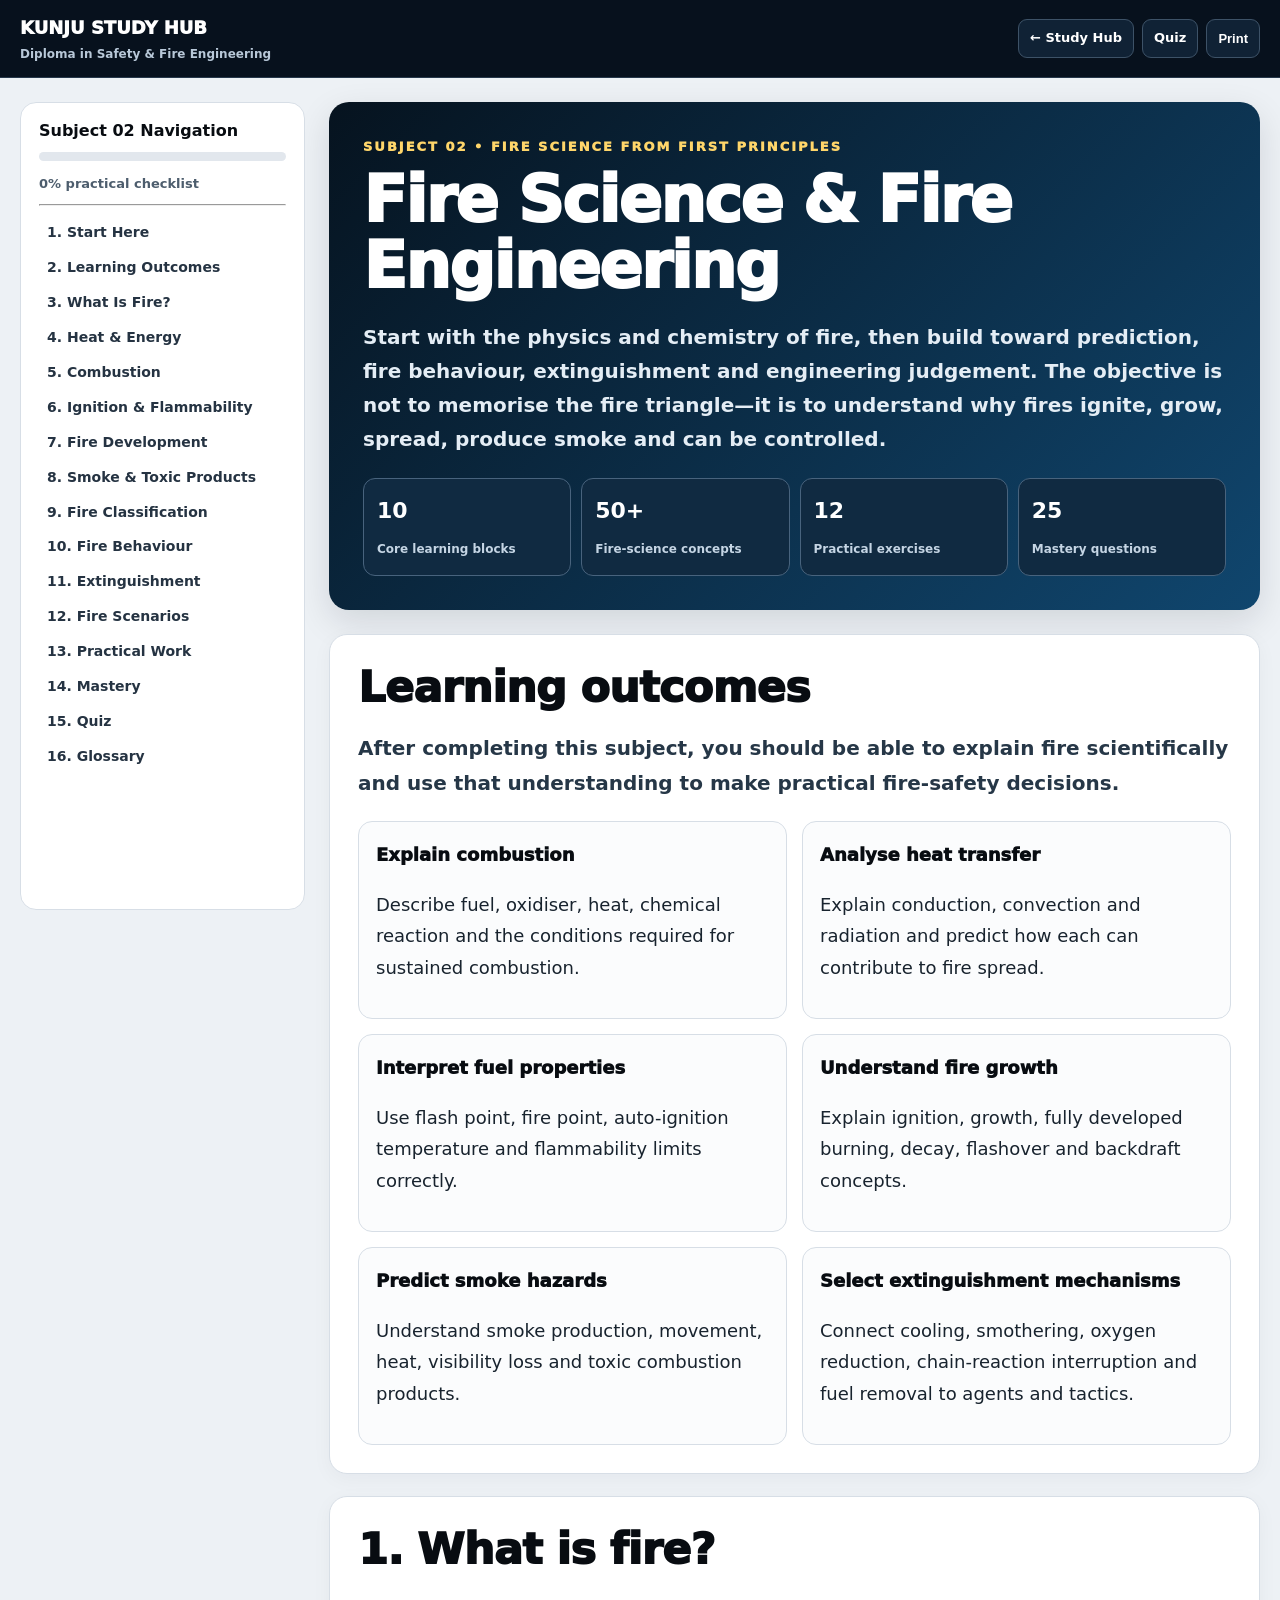
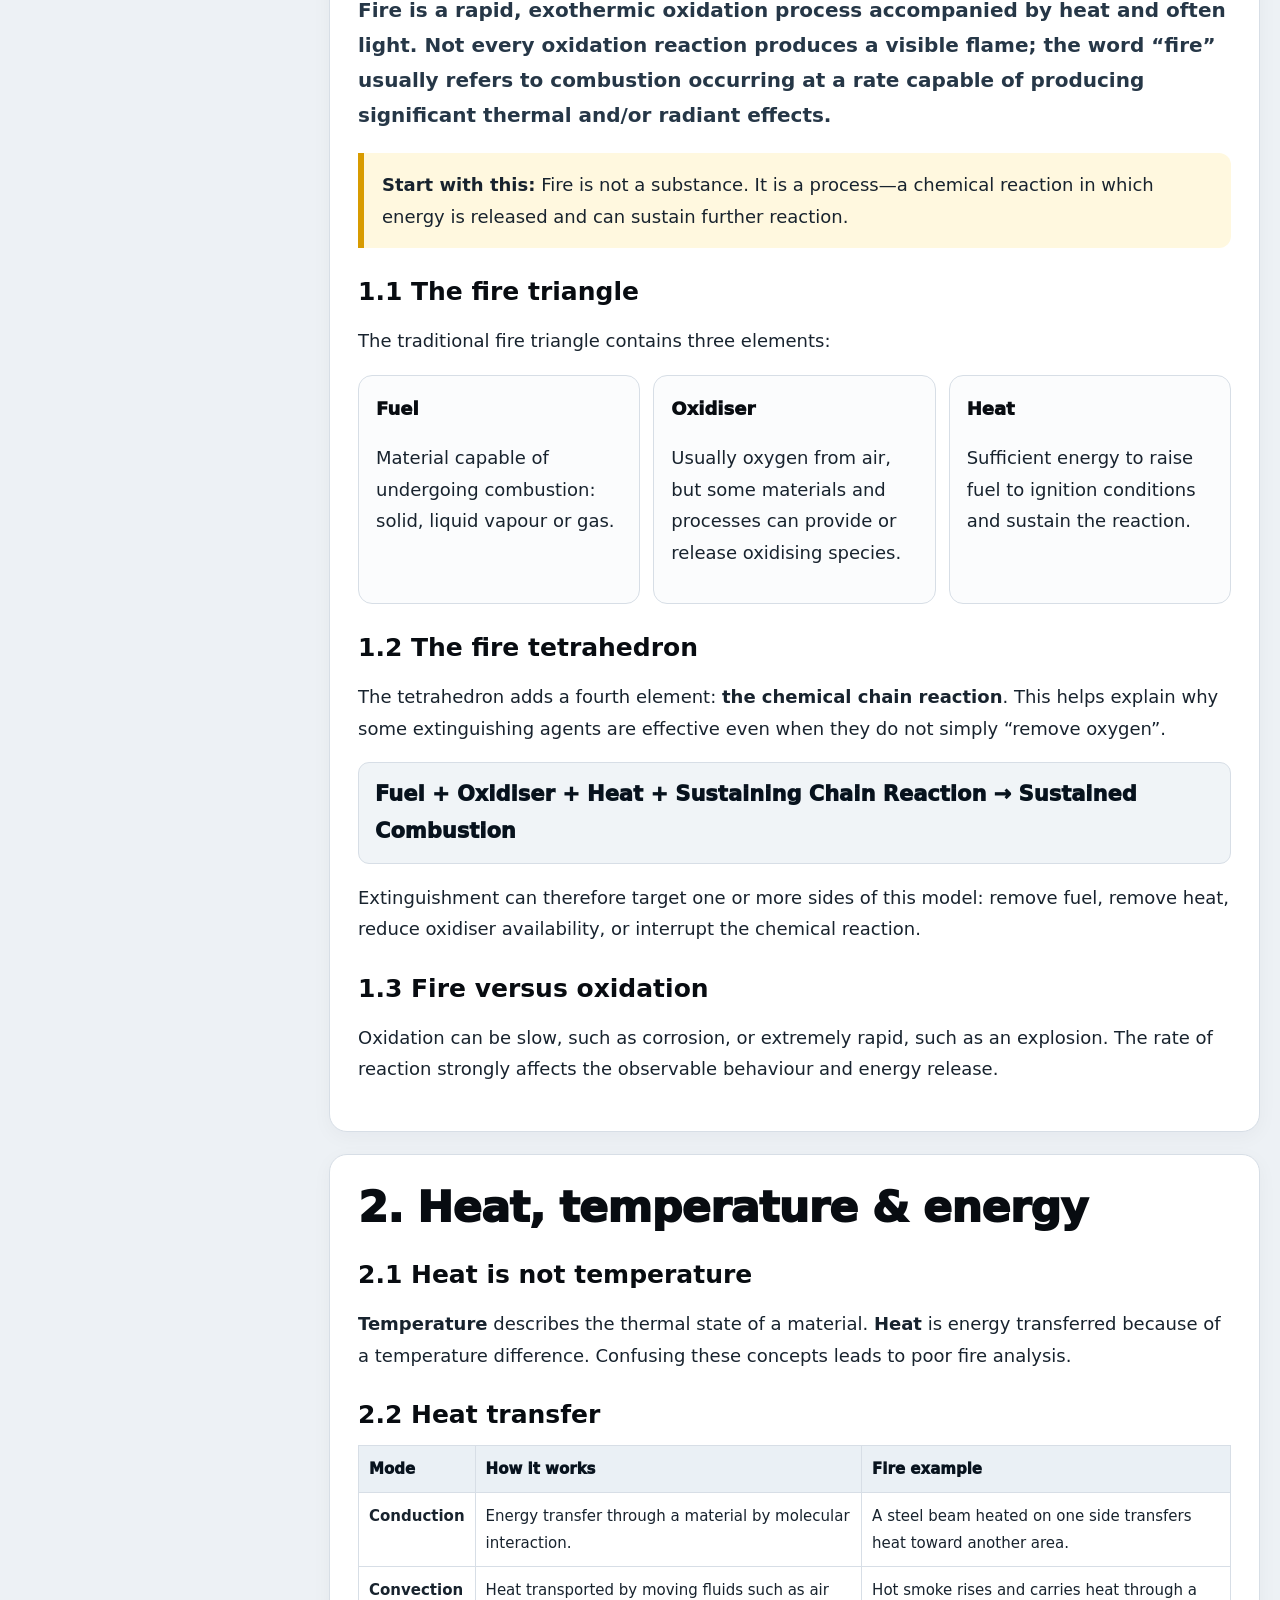
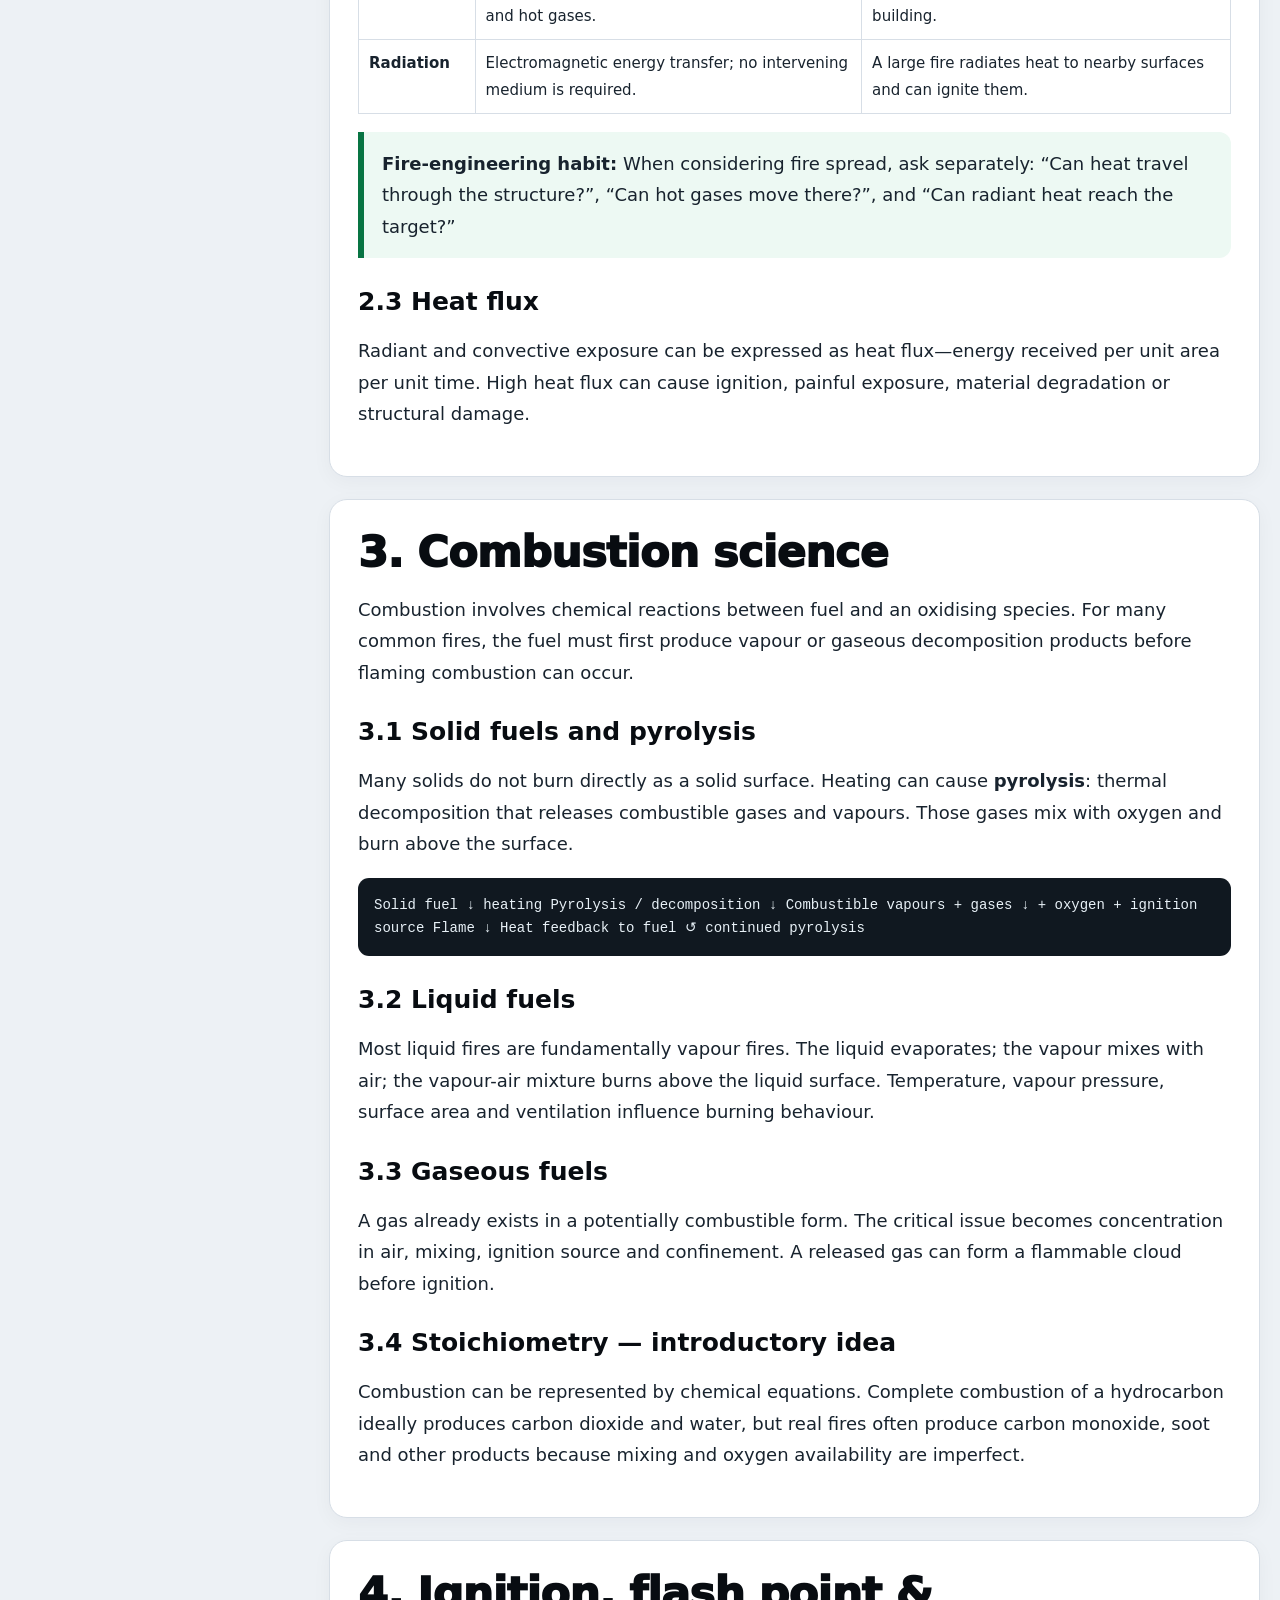
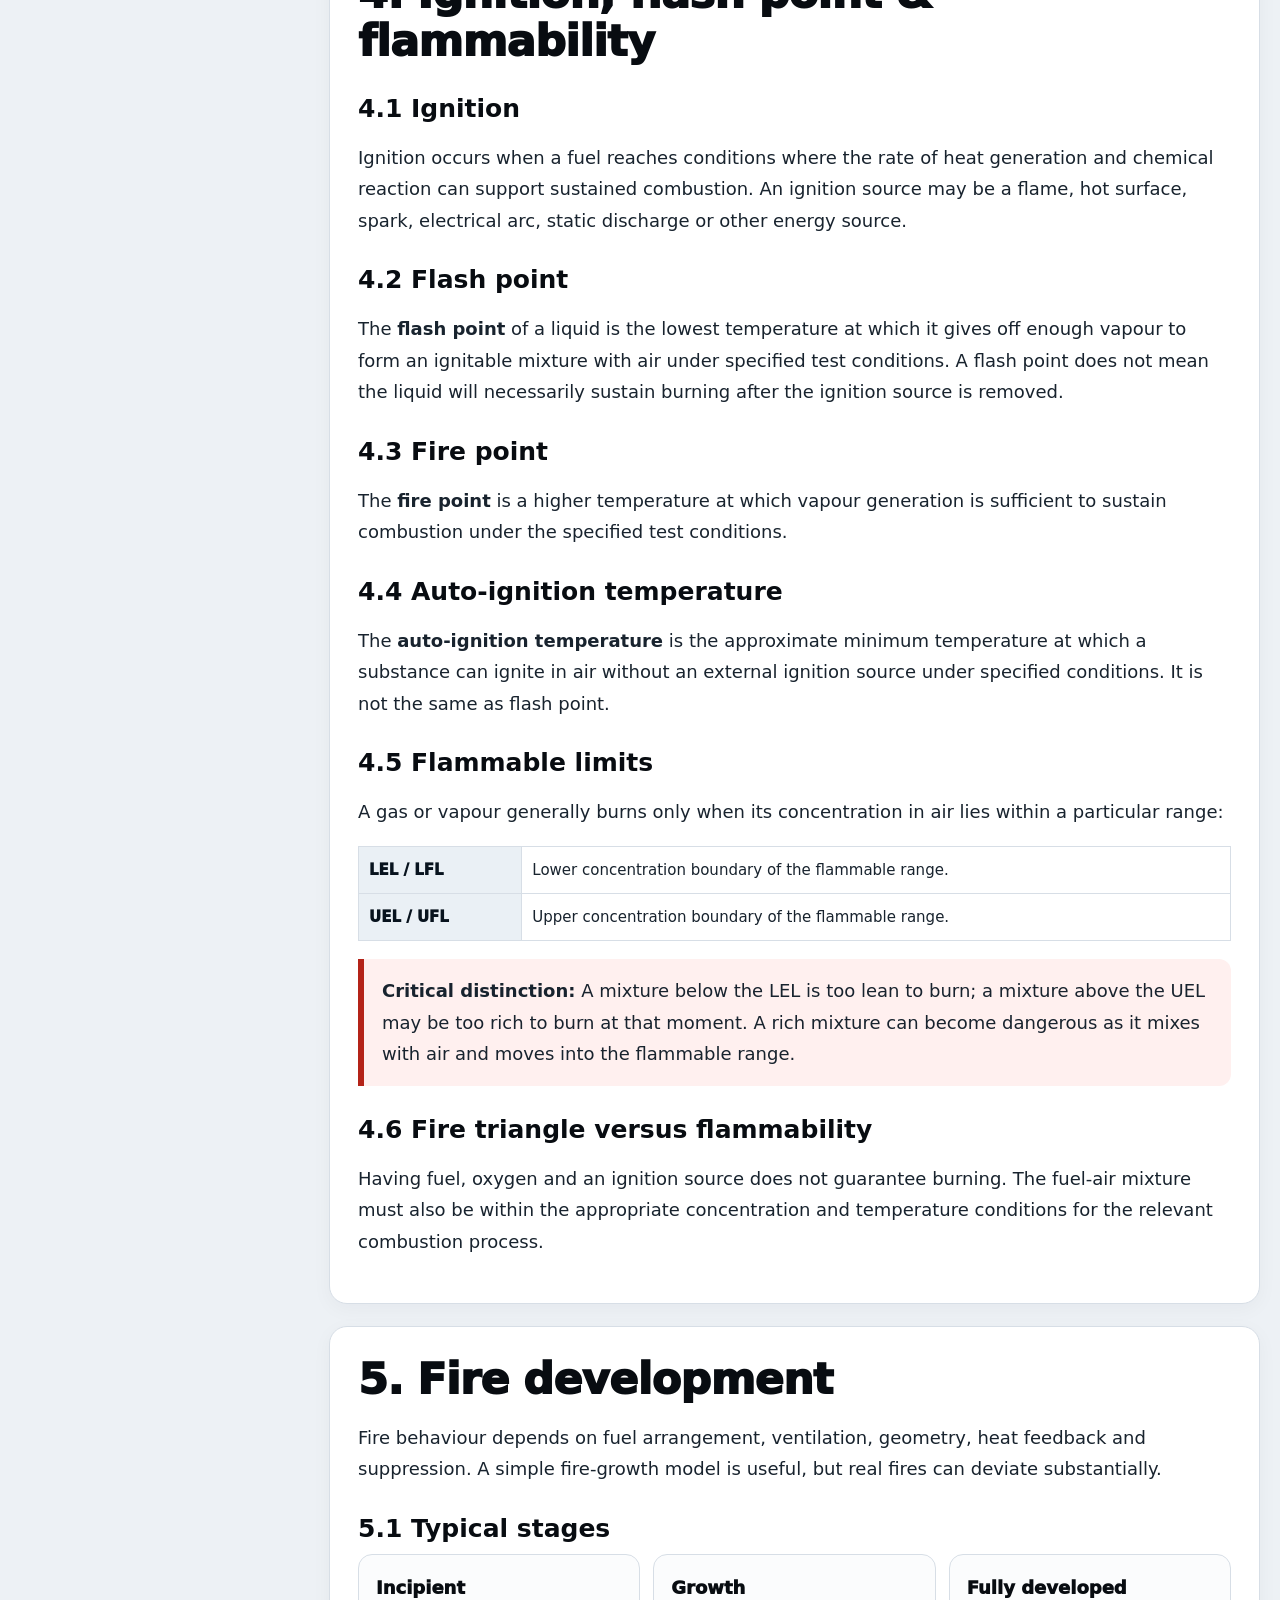
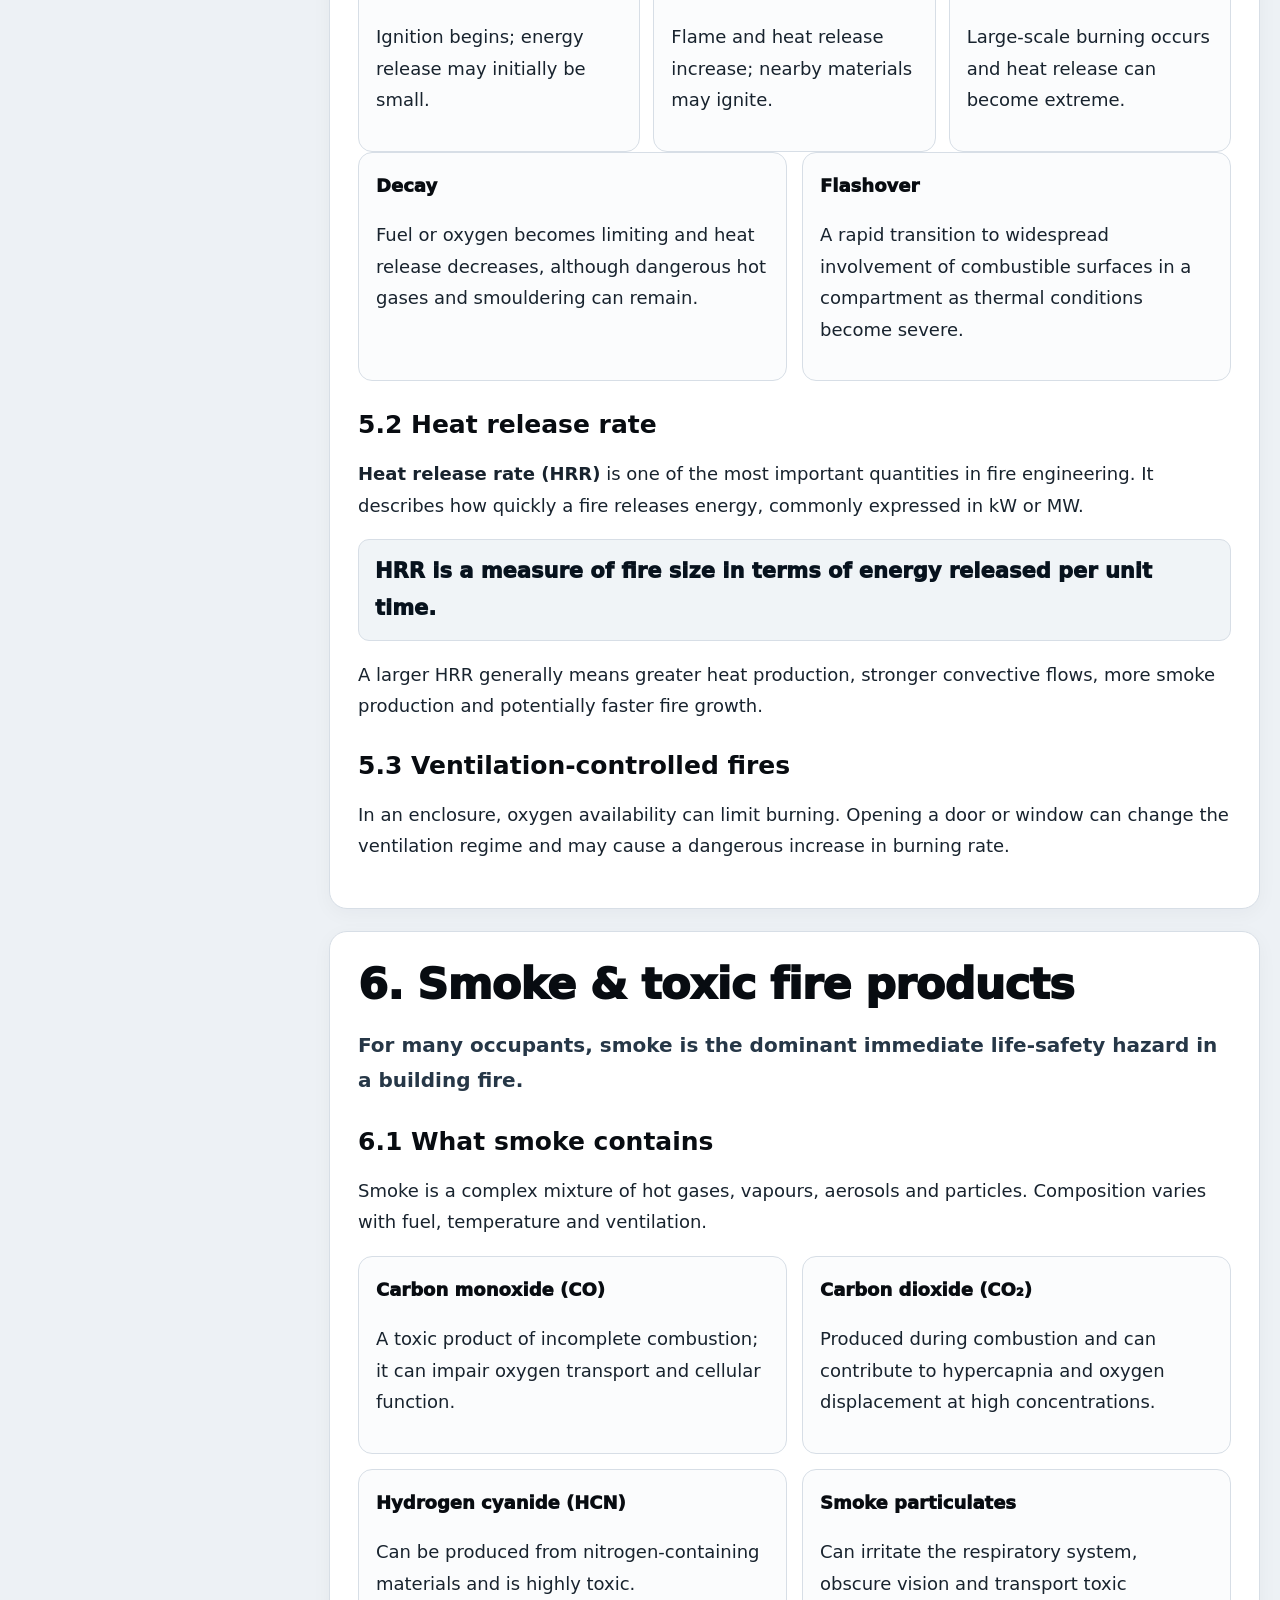
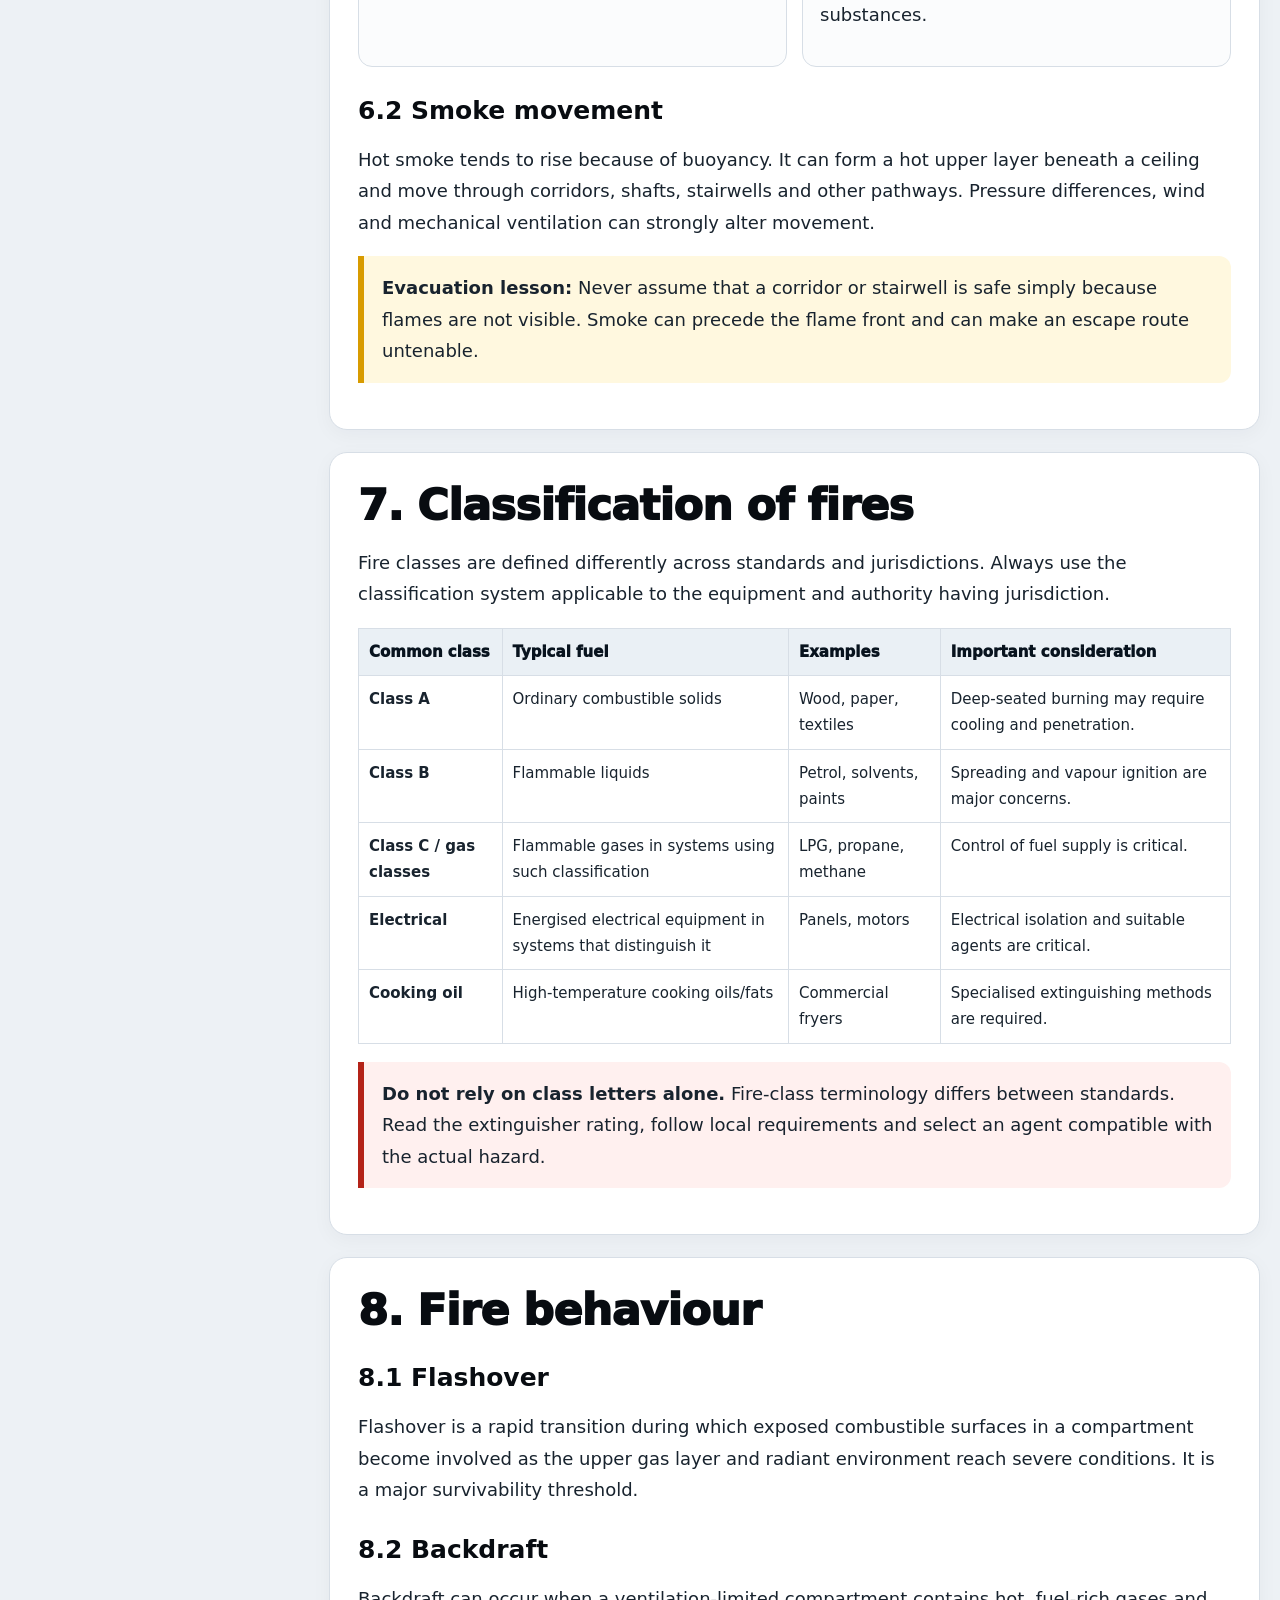
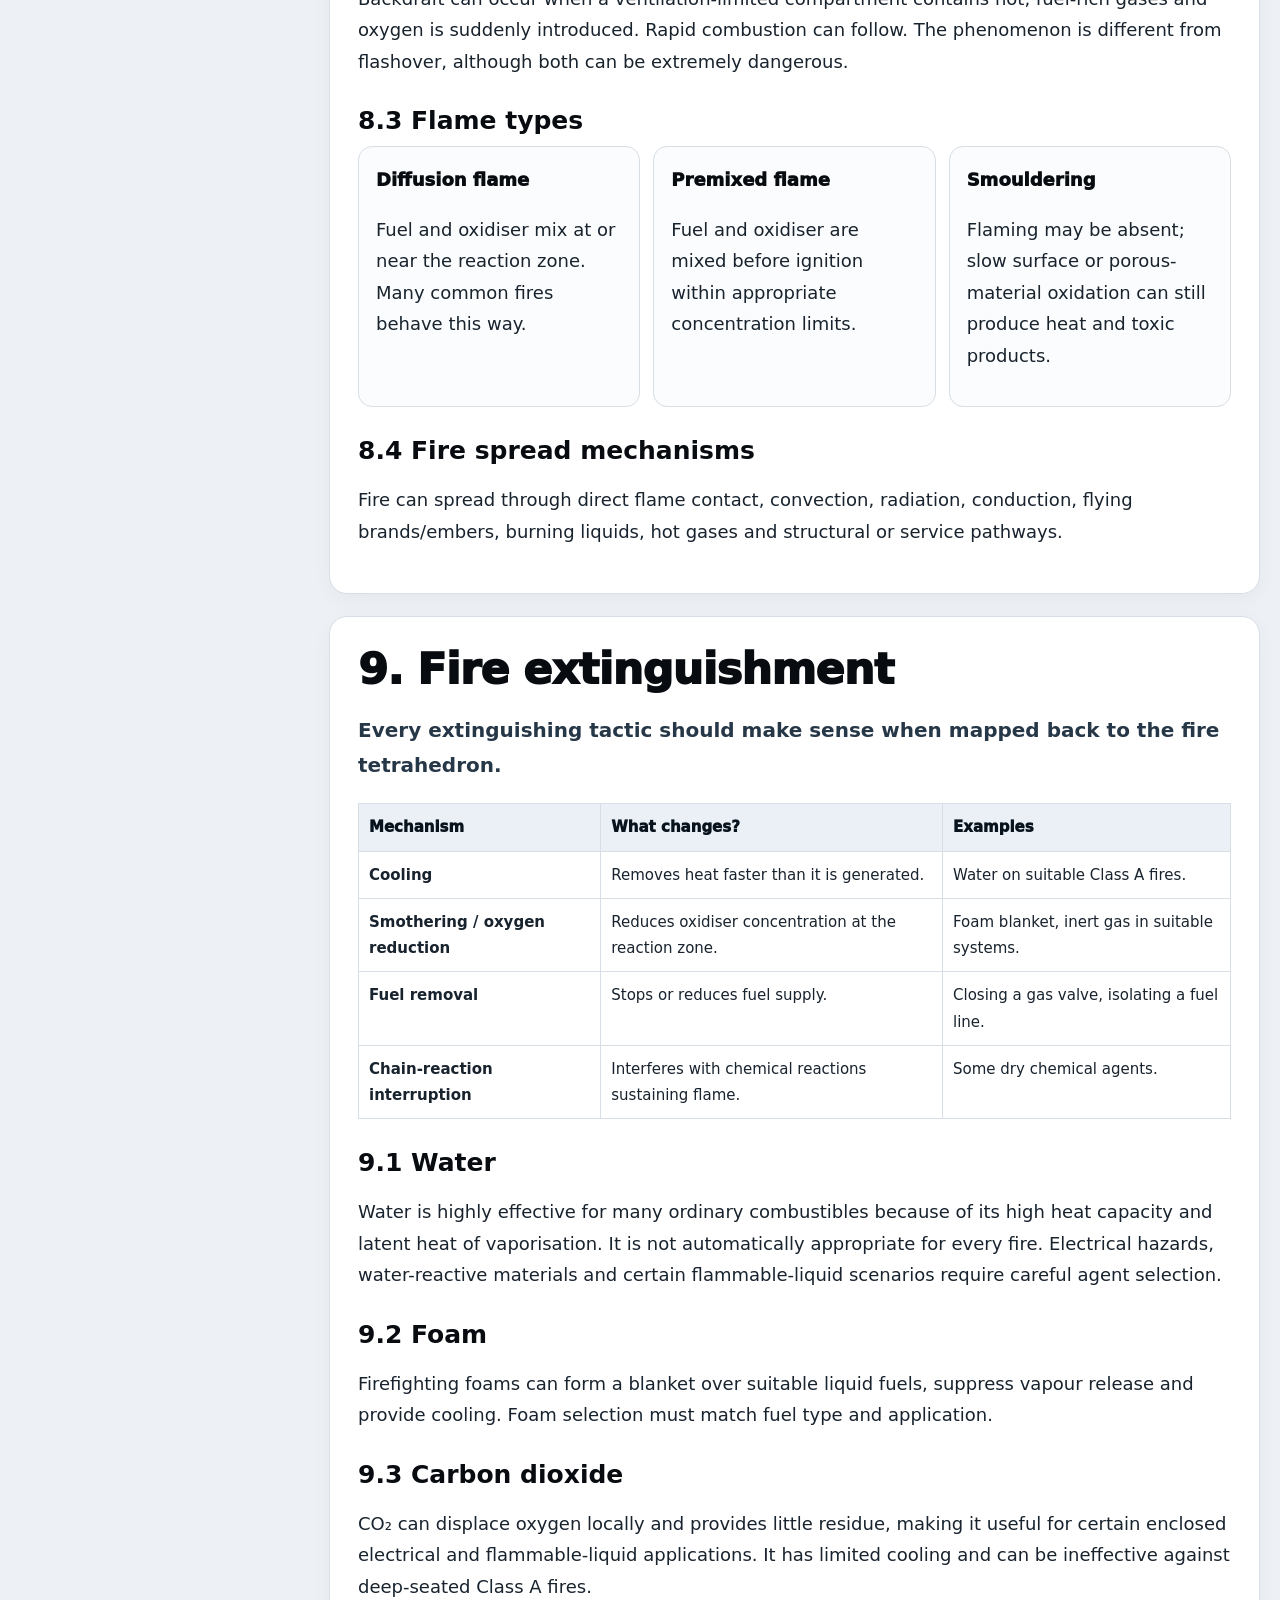
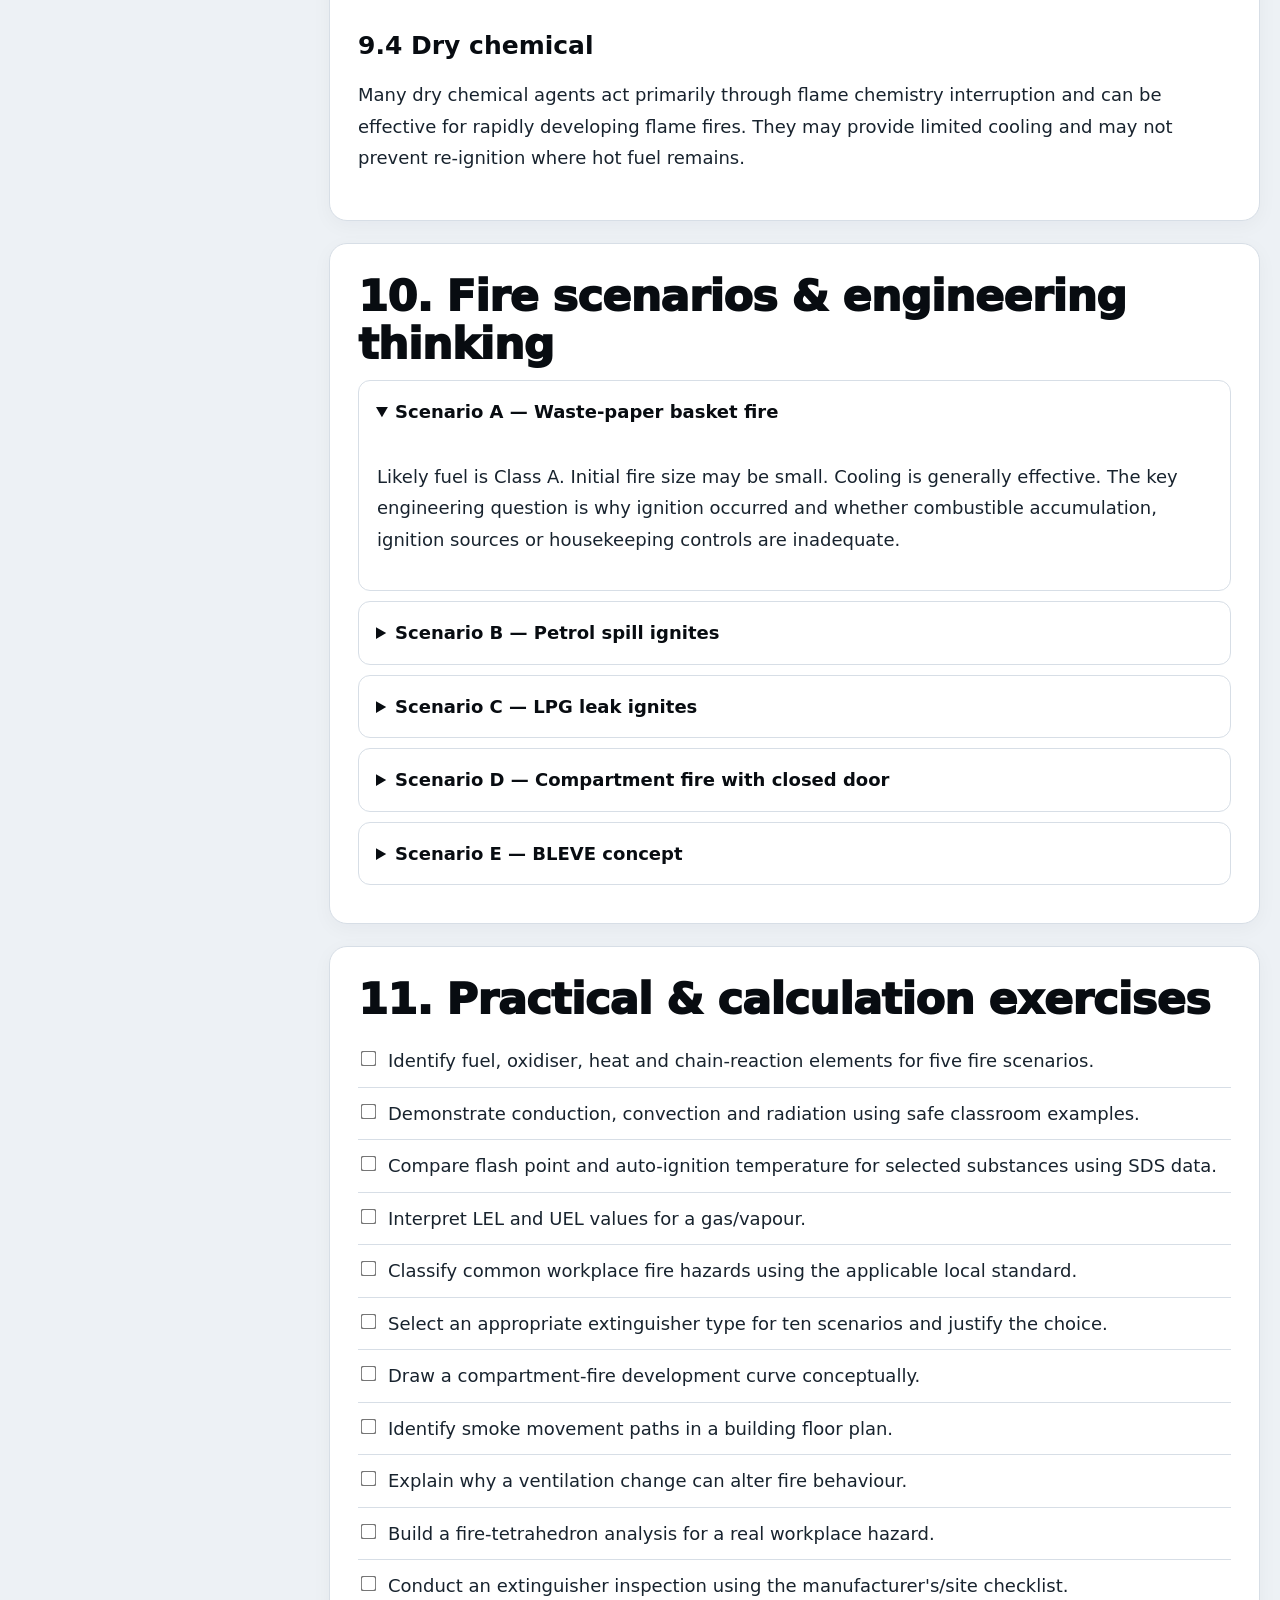
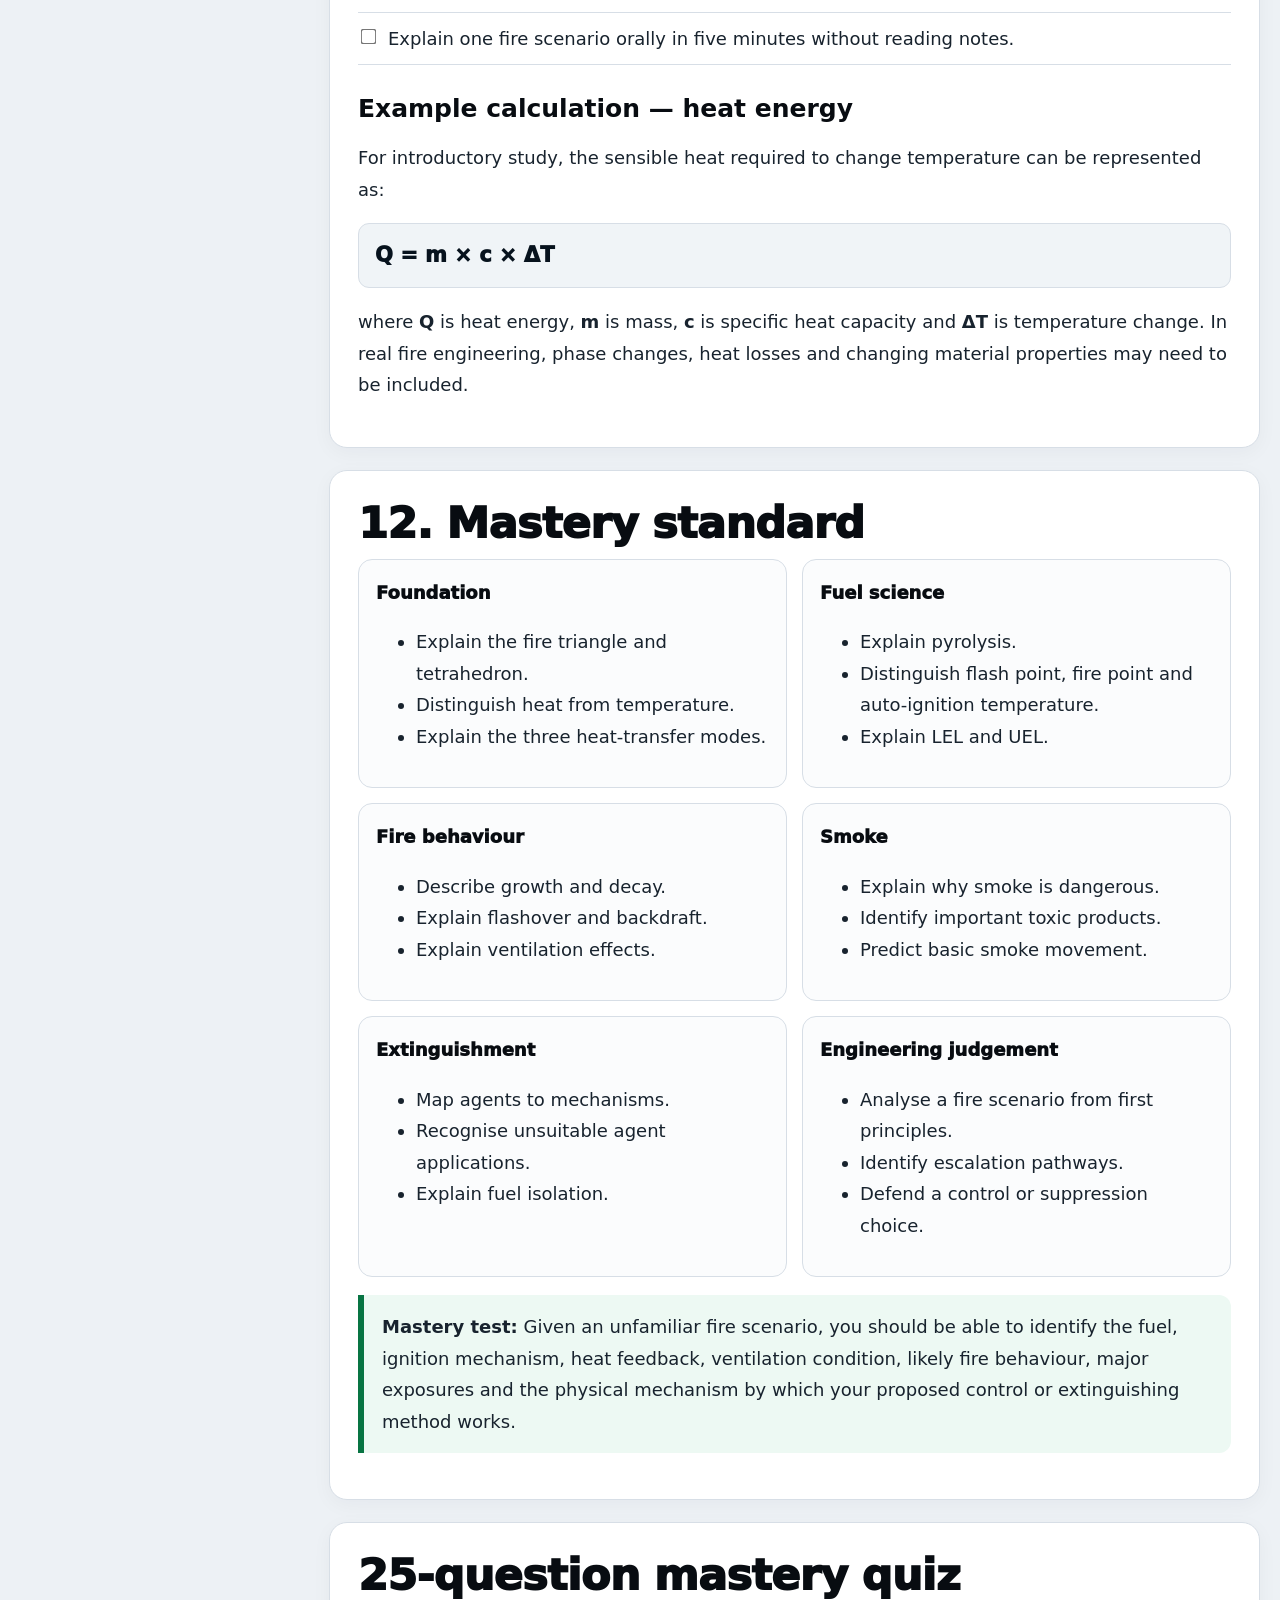
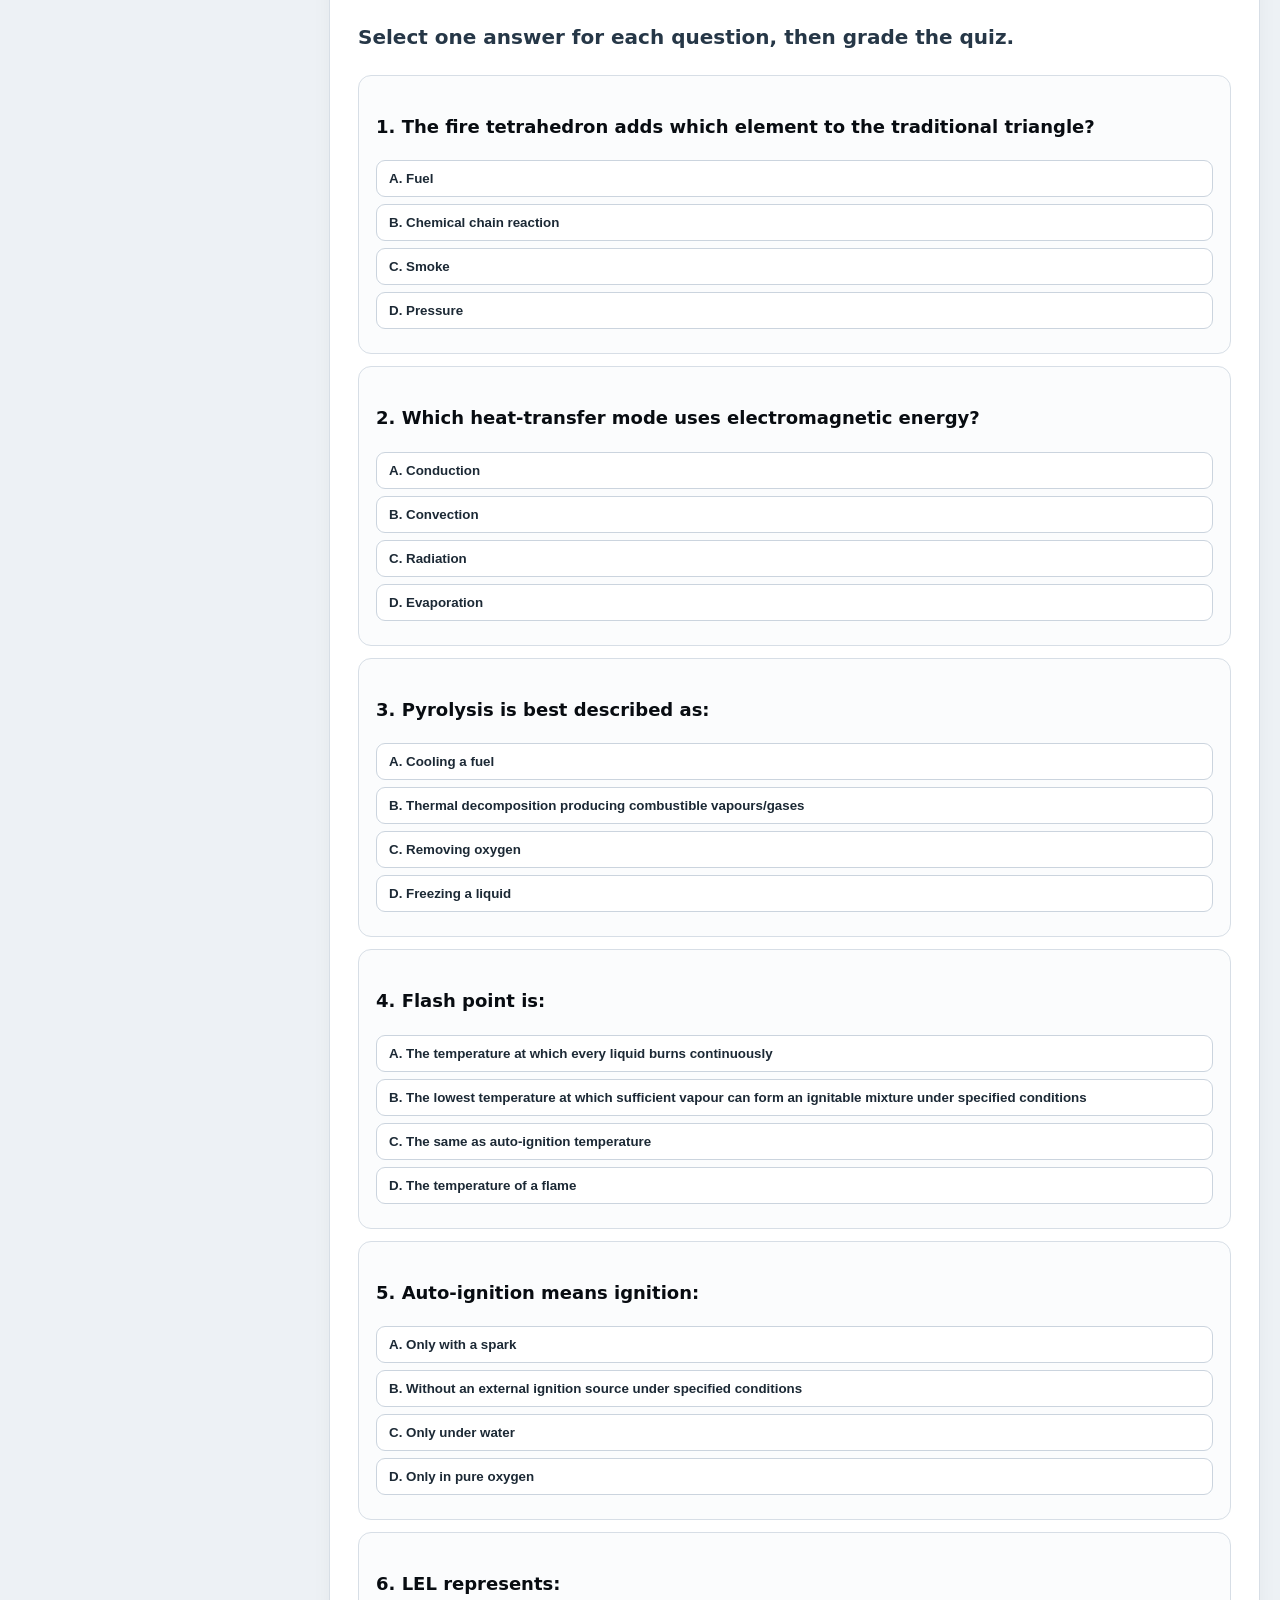
<file: subject-02-fire-science.html>
<!doctype html>
<html lang="en">
<head>
<meta charset="utf-8">
<meta name="viewport" content="width=device-width,initial-scale=1">
<title>Fire Science & Fire Engineering — Kunju Study Hub</title>
<style>
:root{--ink:#080c11;--text:#18232e;--muted:#4d5d6d;--line:#d7dee6;--paper:#fff;--soft:#f3f6f9;--navy:#071522;--blue:#0b4f8a;--gold:#d89b00;--green:#087443;--red:#b42318}
*{box-sizing:border-box}html{scroll-behavior:smooth}
body{margin:0;background:#edf1f5;color:var(--text);font-family:Inter,system-ui,-apple-system,"Segoe UI",Arial,sans-serif;font-size:18px;line-height:1.75}
a{color:var(--blue);font-weight:800}.top{position:sticky;top:0;z-index:20;background:#07111d;color:#fff;border-bottom:1px solid #26384b}.topin{max-width:1280px;margin:auto;padding:12px 20px;display:flex;align-items:center}.brand{font-weight:950}.brand small{display:block;color:#b8c8d8;font-size:12px;font-weight:650}.actions{margin-left:auto;display:flex;gap:8px}.actions a,.actions button{color:#fff;background:#102235;border:1px solid #3d5267;border-radius:9px;padding:7px 11px;font-size:13px;font-weight:850;text-decoration:none;cursor:pointer}
.layout{max-width:1280px;margin:auto;padding:24px 20px 70px;display:grid;grid-template-columns:285px 1fr;gap:24px}
aside{position:sticky;top:72px;height:calc(100vh - 92px);overflow:auto;background:#fff;border:1px solid var(--line);border-radius:16px;padding:18px}aside h3{margin:0;font-size:16px;color:var(--ink)}aside a{display:block;color:#253342;text-decoration:none;font-size:14px;line-height:1.35;padding:8px;border-radius:8px}aside a:hover{background:#edf4fa}.progress{height:9px;background:#e2e7ed;border-radius:99px;margin:12px 0;overflow:hidden}.progress i{display:block;width:0;height:100%;background:var(--gold)}.small{font-size:13px;color:var(--muted);font-weight:650}
.hero{background:linear-gradient(135deg,#06131f,#10466e);color:#fff;border-radius:20px;padding:34px;box-shadow:0 12px 35px rgba(10,20,30,.12);margin-bottom:24px}.kicker{font-size:13px;letter-spacing:2px;text-transform:uppercase;color:#ffd66a;font-weight:950}h1{font-size:clamp(37px,5vw,66px);line-height:1.03;letter-spacing:-1.7px;margin:10px 0 18px;color:#fff;font-weight:950}.hero p{font-size:20px;line-height:1.7;color:#e4edf5;max-width:920px;font-weight:550}.stats{display:grid;grid-template-columns:repeat(4,1fr);gap:10px;margin-top:22px}.stat{background:#102a41;border:1px solid #48637d;border-radius:12px;padding:13px}.stat b{display:block;font-size:22px;color:#fff}.stat span{font-size:12px;color:#c5d5e4;font-weight:650}
.section{background:#fff;border:1px solid var(--line);border-radius:18px;padding:28px;margin-bottom:22px;box-shadow:0 5px 20px rgba(20,30,40,.04)}
h2{font-size:clamp(29px,4vw,43px);line-height:1.12;color:var(--ink);margin:0 0 12px;font-weight:950;letter-spacing:-.7px}h3{font-size:25px;line-height:1.2;color:var(--ink);margin:29px 0 10px;font-weight:900}h4{font-size:19px;color:#10283e;margin:22px 0 8px;font-weight:900}.lead{font-size:20px;color:#263747;font-weight:550}.note,.danger,.success{padding:16px 18px;border-radius:0 12px 12px 0;margin:18px 0}.note{background:#fff8df;border-left:6px solid var(--gold)}.danger{background:#fff0ef;border-left:6px solid var(--red)}.success{background:#edf9f3;border-left:6px solid var(--green)}
.grid2{display:grid;grid-template-columns:1fr 1fr;gap:15px}.grid3{display:grid;grid-template-columns:repeat(3,1fr);gap:13px}.card{background:#fbfcfd;border:1px solid var(--line);border-radius:14px;padding:17px}.card b{color:var(--ink);font-weight:950}
table{width:100%;border-collapse:collapse;margin:15px 0;font-size:15px}th,td{border:1px solid var(--line);padding:10px;vertical-align:top;text-align:left}th{background:#eaf0f5;color:#08131e;font-weight:950}
details{border:1px solid var(--line);border-radius:12px;margin:10px 0;background:#fff}summary{cursor:pointer;padding:15px 17px;color:var(--ink);font-size:18px;font-weight:900}details>div{padding:0 18px 17px}
.formula{background:#f0f4f7;border:1px solid var(--line);padding:13px 16px;border-radius:11px;font-size:21px;font-weight:950;color:#07121d}.code{background:#101820;color:#e8f1f7;border-radius:11px;padding:16px;overflow:auto;font:14px/1.65 ui-monospace,SFMono-Regular,Consolas,monospace}
.quiz{border:1px solid var(--line);border-radius:13px;background:#fbfcfd;padding:17px;margin:12px 0}.quiz p{font-weight:900;color:var(--ink)}.option{display:block;width:100%;text-align:left;border:1px solid #cbd4de;background:#fff;border-radius:9px;padding:10px 12px;margin:7px 0;cursor:pointer;color:#1c2935;font-weight:600}.option.correct{background:#e6f7ee;border-color:#42a875}.option.wrong{background:#fff0ef;border-color:#d86c64}.answer{display:none;margin-top:9px;font-weight:750}.answer.show{display:block}
.checklist label{display:flex;gap:10px;align-items:flex-start;padding:10px 0;border-bottom:1px solid var(--line)}.checklist input{margin-top:7px;transform:scale(1.2)}
.footer-nav{display:flex;justify-content:space-between;gap:10px}.footer-nav a{background:var(--blue);color:#fff;padding:11px 15px;border-radius:10px;text-decoration:none}
@media(max-width:950px){.layout{grid-template-columns:1fr}aside{position:relative;top:auto;height:auto}.stats{grid-template-columns:1fr 1fr}.grid3{grid-template-columns:1fr}}
@media(max-width:620px){body{font-size:17px}.layout{padding:12px}.section,.hero{padding:21px}.grid2,.stats{grid-template-columns:1fr}.hero p{font-size:18px}.actions a,.actions button{font-size:11px}}
</style>
</head>
<body>
<header class="top"><div class="topin"><div class="brand">KUNJU STUDY HUB<small>Diploma in Safety & Fire Engineering</small></div><div class="actions"><a href="index.html">← Study Hub</a><a href="#quiz">Quiz</a><button onclick="window.print()">Print</button></div></div></header>

<div class="layout">
<aside>
<h3>Subject 02 Navigation</h3>
<div class="progress"><i id="bar"></i></div><div class="small" id="pt">0% practical checklist</div><hr>
<a href="#start">1. Start Here</a><a href="#outcomes">2. Learning Outcomes</a><a href="#fire">3. What Is Fire?</a><a href="#heat">4. Heat & Energy</a><a href="#combustion">5. Combustion</a><a href="#ignition">6. Ignition & Flammability</a><a href="#growth">7. Fire Development</a><a href="#smoke">8. Smoke & Toxic Products</a><a href="#classification">9. Fire Classification</a><a href="#behaviour">10. Fire Behaviour</a><a href="#extinguish">11. Extinguishment</a><a href="#scenarios">12. Fire Scenarios</a><a href="#practical">13. Practical Work</a><a href="#mastery">14. Mastery</a><a href="#quiz">15. Quiz</a><a href="#glossary">16. Glossary</a>
</aside>

<main>
<section class="hero" id="start">
<div class="kicker">Subject 02 • Fire science from first principles</div>
<h1>Fire Science & Fire Engineering</h1>
<p>Start with the physics and chemistry of fire, then build toward prediction, fire behaviour, extinguishment and engineering judgement. The objective is not to memorise the fire triangle—it is to understand why fires ignite, grow, spread, produce smoke and can be controlled.</p>
<div class="stats"><div class="stat"><b>10</b><span>Core learning blocks</span></div><div class="stat"><b>50+</b><span>Fire-science concepts</span></div><div class="stat"><b>12</b><span>Practical exercises</span></div><div class="stat"><b>25</b><span>Mastery questions</span></div></div>
</section>

<section class="section" id="outcomes">
<h2>Learning outcomes</h2><p class="lead">After completing this subject, you should be able to explain fire scientifically and use that understanding to make practical fire-safety decisions.</p>
<div class="grid2">
<div class="card"><b>Explain combustion</b><p>Describe fuel, oxidiser, heat, chemical reaction and the conditions required for sustained combustion.</p></div>
<div class="card"><b>Analyse heat transfer</b><p>Explain conduction, convection and radiation and predict how each can contribute to fire spread.</p></div>
<div class="card"><b>Interpret fuel properties</b><p>Use flash point, fire point, auto-ignition temperature and flammability limits correctly.</p></div>
<div class="card"><b>Understand fire growth</b><p>Explain ignition, growth, fully developed burning, decay, flashover and backdraft concepts.</p></div>
<div class="card"><b>Predict smoke hazards</b><p>Understand smoke production, movement, heat, visibility loss and toxic combustion products.</p></div>
<div class="card"><b>Select extinguishment mechanisms</b><p>Connect cooling, smothering, oxygen reduction, chain-reaction interruption and fuel removal to agents and tactics.</p></div>
</div>
</section>

<section class="section" id="fire">
<h2>1. What is fire?</h2>
<p class="lead">Fire is a rapid, exothermic oxidation process accompanied by heat and often light. Not every oxidation reaction produces a visible flame; the word “fire” usually refers to combustion occurring at a rate capable of producing significant thermal and/or radiant effects.</p>
<div class="note"><b>Start with this:</b> Fire is not a substance. It is a process—a chemical reaction in which energy is released and can sustain further reaction.</div>
<h3>1.1 The fire triangle</h3>
<p>The traditional fire triangle contains three elements:</p>
<div class="grid3"><div class="card"><b>Fuel</b><p>Material capable of undergoing combustion: solid, liquid vapour or gas.</p></div><div class="card"><b>Oxidiser</b><p>Usually oxygen from air, but some materials and processes can provide or release oxidising species.</p></div><div class="card"><b>Heat</b><p>Sufficient energy to raise fuel to ignition conditions and sustain the reaction.</p></div></div>
<h3>1.2 The fire tetrahedron</h3>
<p>The tetrahedron adds a fourth element: <b>the chemical chain reaction</b>. This helps explain why some extinguishing agents are effective even when they do not simply “remove oxygen”.</p>
<div class="formula">Fuel + Oxidiser + Heat + Sustaining Chain Reaction → Sustained Combustion</div>
<p>Extinguishment can therefore target one or more sides of this model: remove fuel, remove heat, reduce oxidiser availability, or interrupt the chemical reaction.</p>
<h3>1.3 Fire versus oxidation</h3>
<p>Oxidation can be slow, such as corrosion, or extremely rapid, such as an explosion. The rate of reaction strongly affects the observable behaviour and energy release.</p>
</section>

<section class="section" id="heat">
<h2>2. Heat, temperature & energy</h2>
<h3>2.1 Heat is not temperature</h3>
<p><b>Temperature</b> describes the thermal state of a material. <b>Heat</b> is energy transferred because of a temperature difference. Confusing these concepts leads to poor fire analysis.</p>
<h3>2.2 Heat transfer</h3>
<table><tr><th>Mode</th><th>How it works</th><th>Fire example</th></tr>
<tr><td><b>Conduction</b></td><td>Energy transfer through a material by molecular interaction.</td><td>A steel beam heated on one side transfers heat toward another area.</td></tr>
<tr><td><b>Convection</b></td><td>Heat transported by moving fluids such as air and hot gases.</td><td>Hot smoke rises and carries heat through a building.</td></tr>
<tr><td><b>Radiation</b></td><td>Electromagnetic energy transfer; no intervening medium is required.</td><td>A large fire radiates heat to nearby surfaces and can ignite them.</td></tr></table>
<div class="success"><b>Fire-engineering habit:</b> When considering fire spread, ask separately: “Can heat travel through the structure?”, “Can hot gases move there?”, and “Can radiant heat reach the target?”</div>
<h3>2.3 Heat flux</h3>
<p>Radiant and convective exposure can be expressed as heat flux—energy received per unit area per unit time. High heat flux can cause ignition, painful exposure, material degradation or structural damage.</p>
</section>

<section class="section" id="combustion">
<h2>3. Combustion science</h2>
<p>Combustion involves chemical reactions between fuel and an oxidising species. For many common fires, the fuel must first produce vapour or gaseous decomposition products before flaming combustion can occur.</p>
<h3>3.1 Solid fuels and pyrolysis</h3>
<p>Many solids do not burn directly as a solid surface. Heating can cause <b>pyrolysis</b>: thermal decomposition that releases combustible gases and vapours. Those gases mix with oxygen and burn above the surface.</p>
<div class="code">Solid fuel
   ↓ heating
Pyrolysis / decomposition
   ↓
Combustible vapours + gases
   ↓ + oxygen + ignition source
Flame
   ↓
Heat feedback to fuel
   ↺ continued pyrolysis</div>
<h3>3.2 Liquid fuels</h3>
<p>Most liquid fires are fundamentally vapour fires. The liquid evaporates; the vapour mixes with air; the vapour-air mixture burns above the liquid surface. Temperature, vapour pressure, surface area and ventilation influence burning behaviour.</p>
<h3>3.3 Gaseous fuels</h3>
<p>A gas already exists in a potentially combustible form. The critical issue becomes concentration in air, mixing, ignition source and confinement. A released gas can form a flammable cloud before ignition.</p>
<h3>3.4 Stoichiometry — introductory idea</h3>
<p>Combustion can be represented by chemical equations. Complete combustion of a hydrocarbon ideally produces carbon dioxide and water, but real fires often produce carbon monoxide, soot and other products because mixing and oxygen availability are imperfect.</p>
</section>

<section class="section" id="ignition">
<h2>4. Ignition, flash point & flammability</h2>
<h3>4.1 Ignition</h3>
<p>Ignition occurs when a fuel reaches conditions where the rate of heat generation and chemical reaction can support sustained combustion. An ignition source may be a flame, hot surface, spark, electrical arc, static discharge or other energy source.</p>
<h3>4.2 Flash point</h3>
<p>The <b>flash point</b> of a liquid is the lowest temperature at which it gives off enough vapour to form an ignitable mixture with air under specified test conditions. A flash point does not mean the liquid will necessarily sustain burning after the ignition source is removed.</p>
<h3>4.3 Fire point</h3>
<p>The <b>fire point</b> is a higher temperature at which vapour generation is sufficient to sustain combustion under the specified test conditions.</p>
<h3>4.4 Auto-ignition temperature</h3>
<p>The <b>auto-ignition temperature</b> is the approximate minimum temperature at which a substance can ignite in air without an external ignition source under specified conditions. It is not the same as flash point.</p>
<h3>4.5 Flammable limits</h3>
<p>A gas or vapour generally burns only when its concentration in air lies within a particular range:</p>
<table><tr><th>LEL / LFL</th><td>Lower concentration boundary of the flammable range.</td></tr><tr><th>UEL / UFL</th><td>Upper concentration boundary of the flammable range.</td></tr></table>
<div class="danger"><b>Critical distinction:</b> A mixture below the LEL is too lean to burn; a mixture above the UEL may be too rich to burn at that moment. A rich mixture can become dangerous as it mixes with air and moves into the flammable range.</div>
<h3>4.6 Fire triangle versus flammability</h3>
<p>Having fuel, oxygen and an ignition source does not guarantee burning. The fuel-air mixture must also be within the appropriate concentration and temperature conditions for the relevant combustion process.</p>
</section>

<section class="section" id="growth">
<h2>5. Fire development</h2>
<p>Fire behaviour depends on fuel arrangement, ventilation, geometry, heat feedback and suppression. A simple fire-growth model is useful, but real fires can deviate substantially.</p>
<h3>5.1 Typical stages</h3>
<div class="grid3"><div class="card"><b>Incipient</b><p>Ignition begins; energy release may initially be small.</p></div><div class="card"><b>Growth</b><p>Flame and heat release increase; nearby materials may ignite.</p></div><div class="card"><b>Fully developed</b><p>Large-scale burning occurs and heat release can become extreme.</p></div></div>
<div class="grid2"><div class="card"><b>Decay</b><p>Fuel or oxygen becomes limiting and heat release decreases, although dangerous hot gases and smouldering can remain.</p></div><div class="card"><b>Flashover</b><p>A rapid transition to widespread involvement of combustible surfaces in a compartment as thermal conditions become severe.</p></div></div>
<h3>5.2 Heat release rate</h3>
<p><b>Heat release rate (HRR)</b> is one of the most important quantities in fire engineering. It describes how quickly a fire releases energy, commonly expressed in kW or MW.</p>
<div class="formula">HRR is a measure of fire size in terms of energy released per unit time.</div>
<p>A larger HRR generally means greater heat production, stronger convective flows, more smoke production and potentially faster fire growth.</p>
<h3>5.3 Ventilation-controlled fires</h3>
<p>In an enclosure, oxygen availability can limit burning. Opening a door or window can change the ventilation regime and may cause a dangerous increase in burning rate.</p>
</section>

<section class="section" id="smoke">
<h2>6. Smoke & toxic fire products</h2>
<p class="lead">For many occupants, smoke is the dominant immediate life-safety hazard in a building fire.</p>
<h3>6.1 What smoke contains</h3>
<p>Smoke is a complex mixture of hot gases, vapours, aerosols and particles. Composition varies with fuel, temperature and ventilation.</p>
<div class="grid2"><div class="card"><b>Carbon monoxide (CO)</b><p>A toxic product of incomplete combustion; it can impair oxygen transport and cellular function.</p></div><div class="card"><b>Carbon dioxide (CO₂)</b><p>Produced during combustion and can contribute to hypercapnia and oxygen displacement at high concentrations.</p></div><div class="card"><b>Hydrogen cyanide (HCN)</b><p>Can be produced from nitrogen-containing materials and is highly toxic.</p></div><div class="card"><b>Smoke particulates</b><p>Can irritate the respiratory system, obscure vision and transport toxic substances.</p></div></div>
<h3>6.2 Smoke movement</h3>
<p>Hot smoke tends to rise because of buoyancy. It can form a hot upper layer beneath a ceiling and move through corridors, shafts, stairwells and other pathways. Pressure differences, wind and mechanical ventilation can strongly alter movement.</p>
<div class="note"><b>Evacuation lesson:</b> Never assume that a corridor or stairwell is safe simply because flames are not visible. Smoke can precede the flame front and can make an escape route untenable.</div>
</section>

<section class="section" id="classification">
<h2>7. Classification of fires</h2>
<p>Fire classes are defined differently across standards and jurisdictions. Always use the classification system applicable to the equipment and authority having jurisdiction.</p>
<table><tr><th>Common class</th><th>Typical fuel</th><th>Examples</th><th>Important consideration</th></tr>
<tr><td><b>Class A</b></td><td>Ordinary combustible solids</td><td>Wood, paper, textiles</td><td>Deep-seated burning may require cooling and penetration.</td></tr>
<tr><td><b>Class B</b></td><td>Flammable liquids</td><td>Petrol, solvents, paints</td><td>Spreading and vapour ignition are major concerns.</td></tr>
<tr><td><b>Class C / gas classes</b></td><td>Flammable gases in systems using such classification</td><td>LPG, propane, methane</td><td>Control of fuel supply is critical.</td></tr>
<tr><td><b>Electrical</b></td><td>Energised electrical equipment in systems that distinguish it</td><td>Panels, motors</td><td>Electrical isolation and suitable agents are critical.</td></tr>
<tr><td><b>Cooking oil</b></td><td>High-temperature cooking oils/fats</td><td>Commercial fryers</td><td>Specialised extinguishing methods are required.</td></tr></table>
<div class="danger"><b>Do not rely on class letters alone.</b> Fire-class terminology differs between standards. Read the extinguisher rating, follow local requirements and select an agent compatible with the actual hazard.</div>
</section>

<section class="section" id="behaviour">
<h2>8. Fire behaviour</h2>
<h3>8.1 Flashover</h3>
<p>Flashover is a rapid transition during which exposed combustible surfaces in a compartment become involved as the upper gas layer and radiant environment reach severe conditions. It is a major survivability threshold.</p>
<h3>8.2 Backdraft</h3>
<p>Backdraft can occur when a ventilation-limited compartment contains hot, fuel-rich gases and oxygen is suddenly introduced. Rapid combustion can follow. The phenomenon is different from flashover, although both can be extremely dangerous.</p>
<h3>8.3 Flame types</h3>
<div class="grid3"><div class="card"><b>Diffusion flame</b><p>Fuel and oxidiser mix at or near the reaction zone. Many common fires behave this way.</p></div><div class="card"><b>Premixed flame</b><p>Fuel and oxidiser are mixed before ignition within appropriate concentration limits.</p></div><div class="card"><b>Smouldering</b><p>Flaming may be absent; slow surface or porous-material oxidation can still produce heat and toxic products.</p></div></div>
<h3>8.4 Fire spread mechanisms</h3>
<p>Fire can spread through direct flame contact, convection, radiation, conduction, flying brands/embers, burning liquids, hot gases and structural or service pathways.</p>
</section>

<section class="section" id="extinguish">
<h2>9. Fire extinguishment</h2>
<p class="lead">Every extinguishing tactic should make sense when mapped back to the fire tetrahedron.</p>
<table><tr><th>Mechanism</th><th>What changes?</th><th>Examples</th></tr>
<tr><td><b>Cooling</b></td><td>Removes heat faster than it is generated.</td><td>Water on suitable Class A fires.</td></tr>
<tr><td><b>Smothering / oxygen reduction</b></td><td>Reduces oxidiser concentration at the reaction zone.</td><td>Foam blanket, inert gas in suitable systems.</td></tr>
<tr><td><b>Fuel removal</b></td><td>Stops or reduces fuel supply.</td><td>Closing a gas valve, isolating a fuel line.</td></tr>
<tr><td><b>Chain-reaction interruption</b></td><td>Interferes with chemical reactions sustaining flame.</td><td>Some dry chemical agents.</td></tr></table>
<h3>9.1 Water</h3>
<p>Water is highly effective for many ordinary combustibles because of its high heat capacity and latent heat of vaporisation. It is not automatically appropriate for every fire. Electrical hazards, water-reactive materials and certain flammable-liquid scenarios require careful agent selection.</p>
<h3>9.2 Foam</h3>
<p>Firefighting foams can form a blanket over suitable liquid fuels, suppress vapour release and provide cooling. Foam selection must match fuel type and application.</p>
<h3>9.3 Carbon dioxide</h3>
<p>CO₂ can displace oxygen locally and provides little residue, making it useful for certain enclosed electrical and flammable-liquid applications. It has limited cooling and can be ineffective against deep-seated Class A fires.</p>
<h3>9.4 Dry chemical</h3>
<p>Many dry chemical agents act primarily through flame chemistry interruption and can be effective for rapidly developing flame fires. They may provide limited cooling and may not prevent re-ignition where hot fuel remains.</p>
</section>

<section class="section" id="scenarios">
<h2>10. Fire scenarios & engineering thinking</h2>
<details open><summary>Scenario A — Waste-paper basket fire</summary><div><p>Likely fuel is Class A. Initial fire size may be small. Cooling is generally effective. The key engineering question is why ignition occurred and whether combustible accumulation, ignition sources or housekeeping controls are inadequate.</p></div></details>
<details><summary>Scenario B — Petrol spill ignites</summary><div><p>Think vapour, surface area, ignition source, spread and re-ignition. Water application can be inappropriate if it spreads the liquid. Appropriate foam or dry chemical tactics depend on the specific situation, equipment and training.</p></div></details>
<details><summary>Scenario C — LPG leak ignites</summary><div><p>The fire itself may be only one part of the hazard. Fuel isolation is critical. A leaking gas cylinder or vessel can continue feeding the flame and may create severe thermal exposure to the container.</p></div></details>
<details><summary>Scenario D — Compartment fire with closed door</summary><div><p>Consider ventilation, hot gas accumulation, smoke movement and the possibility of rapid changes when an opening is made. Door opening is not a neutral action; it can change the fire's oxygen supply.</p></div></details>
<details><summary>Scenario E — BLEVE concept</summary><div><p>A BLEVE is a boiling liquid expanding vapour explosion associated with a vessel containing a pressurised liquid exposed to conditions that cause vessel failure and rapid depressurisation. It can produce blast, projectiles and a fireball where combustible material is involved. Prevention depends strongly on vessel integrity, pressure control, separation and protection against severe external heating.</p></div></details>
</section>

<section class="section" id="practical">
<h2>11. Practical & calculation exercises</h2>
<div class="checklist">
<label><input type="checkbox" data-task> Identify fuel, oxidiser, heat and chain-reaction elements for five fire scenarios.</label>
<label><input type="checkbox" data-task> Demonstrate conduction, convection and radiation using safe classroom examples.</label>
<label><input type="checkbox" data-task> Compare flash point and auto-ignition temperature for selected substances using SDS data.</label>
<label><input type="checkbox" data-task> Interpret LEL and UEL values for a gas/vapour.</label>
<label><input type="checkbox" data-task> Classify common workplace fire hazards using the applicable local standard.</label>
<label><input type="checkbox" data-task> Select an appropriate extinguisher type for ten scenarios and justify the choice.</label>
<label><input type="checkbox" data-task> Draw a compartment-fire development curve conceptually.</label>
<label><input type="checkbox" data-task> Identify smoke movement paths in a building floor plan.</label>
<label><input type="checkbox" data-task> Explain why a ventilation change can alter fire behaviour.</label>
<label><input type="checkbox" data-task> Build a fire-tetrahedron analysis for a real workplace hazard.</label>
<label><input type="checkbox" data-task> Conduct an extinguisher inspection using the manufacturer's/site checklist.</label>
<label><input type="checkbox" data-task> Explain one fire scenario orally in five minutes without reading notes.</label>
</div>
<h3>Example calculation — heat energy</h3>
<p>For introductory study, the sensible heat required to change temperature can be represented as:</p>
<div class="formula">Q = m × c × ΔT</div>
<p>where <b>Q</b> is heat energy, <b>m</b> is mass, <b>c</b> is specific heat capacity and <b>ΔT</b> is temperature change. In real fire engineering, phase changes, heat losses and changing material properties may need to be included.</p>
</section>

<section class="section" id="mastery">
<h2>12. Mastery standard</h2>
<div class="grid2">
<div class="card"><b>Foundation</b><ul><li>Explain the fire triangle and tetrahedron.</li><li>Distinguish heat from temperature.</li><li>Explain the three heat-transfer modes.</li></ul></div>
<div class="card"><b>Fuel science</b><ul><li>Explain pyrolysis.</li><li>Distinguish flash point, fire point and auto-ignition temperature.</li><li>Explain LEL and UEL.</li></ul></div>
<div class="card"><b>Fire behaviour</b><ul><li>Describe growth and decay.</li><li>Explain flashover and backdraft.</li><li>Explain ventilation effects.</li></ul></div>
<div class="card"><b>Smoke</b><ul><li>Explain why smoke is dangerous.</li><li>Identify important toxic products.</li><li>Predict basic smoke movement.</li></ul></div>
<div class="card"><b>Extinguishment</b><ul><li>Map agents to mechanisms.</li><li>Recognise unsuitable agent applications.</li><li>Explain fuel isolation.</li></ul></div>
<div class="card"><b>Engineering judgement</b><ul><li>Analyse a fire scenario from first principles.</li><li>Identify escalation pathways.</li><li>Defend a control or suppression choice.</li></ul></div>
</div>
<div class="success"><b>Mastery test:</b> Given an unfamiliar fire scenario, you should be able to identify the fuel, ignition mechanism, heat feedback, ventilation condition, likely fire behaviour, major exposures and the physical mechanism by which your proposed control or extinguishing method works.</div>
</section>

<section class="section" id="quiz">
<h2>25-question mastery quiz</h2><p class="lead">Select one answer for each question, then grade the quiz.</p><div id="quizBox"></div><button onclick="gradeQuiz()" style="background:#0b4f8a;color:#fff;border:0;border-radius:10px;padding:12px 18px;font-weight:900;cursor:pointer">Grade Quiz</button><div id="score" class="success" style="display:none;margin-top:16px"></div>
</section>

<section class="section" id="glossary">
<h2>Essential glossary</h2>
<div class="grid3">
<div class="card"><b>Auto-ignition temperature</b><p>Temperature at which ignition can occur without an external ignition source under specified conditions.</p></div>
<div class="card"><b>Backdraft</b><p>Rapid combustion associated with sudden oxygen introduction into a hot, oxygen-depleted, fuel-rich enclosure.</p></div>
<div class="card"><b>BLEVE</b><p>Boiling liquid expanding vapour explosion following failure of a vessel containing a pressurised liquid.</p></div>
<div class="card"><b>Combustion</b><p>Exothermic chemical reaction involving fuel and an oxidising species.</p></div>
<div class="card"><b>Flash point</b><p>Lowest temperature at which sufficient vapour is produced to form an ignitable mixture under specified test conditions.</p></div>
<div class="card"><b>Flashover</b><p>Rapid transition to widespread involvement of combustible surfaces in a compartment.</p></div>
<div class="card"><b>Heat release rate</b><p>Rate at which a fire releases energy, commonly expressed in kW or MW.</p></div>
<div class="card"><b>LEL</b><p>Lower explosive/flammable limit of a gas or vapour in air.</p></div>
<div class="card"><b>Pyrolysis</b><p>Thermal decomposition of material producing gases/vapours that may burn.</p></div>
</div>
</section>

<section class="section"><h2>Next subject</h2><p class="lead">The next stage applies fire science to actual protection systems: extinguishers, hydrants, pumps, sprinklers, detection, alarms, passive fire protection and inspection.</p><div class="footer-nav"><a href="index.html">← Study Hub</a><a href="#start">↑ Back to top</a></div></section>
</main>
</div>

<script>
const qs=[
["The fire tetrahedron adds which element to the traditional triangle?","Chemical chain reaction",["Fuel","Chemical chain reaction","Smoke","Pressure"]],
["Which heat-transfer mode uses electromagnetic energy?","Radiation",["Conduction","Convection","Radiation","Evaporation"]],
["Pyrolysis is best described as:","Thermal decomposition producing combustible vapours/gases",["Cooling a fuel","Thermal decomposition producing combustible vapours/gases","Removing oxygen","Freezing a liquid"]],
["Flash point is:","The lowest temperature at which sufficient vapour can form an ignitable mixture under specified conditions",["The temperature at which every liquid burns continuously","The lowest temperature at which sufficient vapour can form an ignitable mixture under specified conditions","The same as auto-ignition temperature","The temperature of a flame"]],
["Auto-ignition means ignition:","Without an external ignition source under specified conditions",["Only with a spark","Without an external ignition source under specified conditions","Only under water","Only in pure oxygen"]],
["LEL represents:","The lower concentration boundary of the flammable range",["The highest safe temperature","The lower concentration boundary of the flammable range","The fire point","The oxygen concentration"]],
["A liquid fire generally burns primarily from:","Vapour above the liquid surface",["The liquid core","Vapour above the liquid surface","The container wall","The bottom of the tank"]],
["Which is an important fire-size parameter?","Heat release rate",["Flash point","Heat release rate","Smoke colour","Fuel density only"]],
["Flashover is:","A rapid transition to widespread involvement of combustible surfaces in a compartment",["A gas leak","A water application technique","A rapid transition to widespread involvement of combustible surfaces in a compartment","A type of extinguisher"]],
["Backdraft is associated with:","Sudden oxygen introduction into a hot, fuel-rich, ventilation-limited compartment",["A cold open field fire","Sudden oxygen introduction into a hot, fuel-rich, ventilation-limited compartment","Only electrical fires","Only liquid fires"]],
["Which is a common toxic product of incomplete combustion?","Carbon monoxide",["Oxygen","Carbon monoxide","Helium","Nitrogen only"]],
["Why can smoke be dangerous before flames reach an occupant?","Smoke and hot gases can move ahead of the flame front",["Smoke is always harmless","Smoke and hot gases can move ahead of the flame front","Smoke cannot move","Flames always move faster"]],
["Conduction occurs mainly through:","A material",["A vacuum only","A material","A flame only","Sound waves"]],
["Convection transfers heat through:","Moving fluids or gases",["Moving fluids or gases","Only solids","Only radiation","A vacuum only"]],
["Radiant heat can travel:","Without direct contact and without a material medium",["Only through steel","Without direct contact and without a material medium","Only through water","Only through smoke"]],
["Water commonly extinguishes Class A fires mainly through:","Cooling",["Cooling","Increasing fuel","Increasing heat","Creating a flammable vapour"]],
["Foam can help control suitable liquid fires by:","Suppressing vapour release and providing a separating blanket",["Increasing evaporation","Suppressing vapour release and providing a separating blanket","Adding oxygen","Heating the fuel"]],
["CO₂ extinguishing action is primarily associated with:","Oxygen displacement/dilution in the local fire zone",["Deep cooling of all solids","Oxygen displacement/dilution in the local fire zone","Fuel creation","Increasing ventilation"]],
["Dry chemical agents can be effective because some:","Interrupt flame chemical reactions",["Create more oxygen","Interrupt flame chemical reactions","Increase heat release","Remove all smoke"]],
["Which is a ventilation factor?","Availability and movement of air through openings",["Paint colour","Availability and movement of air through openings","Employee salary","Floor ownership"]],
["A rich gas mixture above the UEL can become dangerous when:","It mixes with air and enters the flammable range",["It becomes colder than water","It mixes with air and enters the flammable range","It loses all fuel","It becomes solid"]],
["A BLEVE involves:","Rapid vessel failure and expansion of a pressurised liquid/vapour system",["A normal sprinkler discharge","Rapid vessel failure and expansion of a pressurised liquid/vapour system","Only smoke movement","A detector alarm"]],
["Which is an important first-principles question in a fire scenario?","What is the fuel and how is heat being fed back to it?",["Who owns the building?","What is the fuel and how is heat being fed back to it?","What colour is the extinguisher?","How old is the building?"]],
["A ventilation change can:","Increase or alter burning by changing oxygen supply and flow paths",["Never affect fire behaviour","Increase or alter burning by changing oxygen supply and flow paths","Only reduce temperature","Only affect alarms"]],
["The best way to select an extinguishing method is to:","Match the method to the fuel, fire behaviour, hazards and applicable procedures",["Always use water","Always use CO₂","Match the method to the fuel, fire behaviour, hazards and applicable procedures","Use the largest extinguisher available"]]
];
const box=document.getElementById("quizBox");
qs.forEach((q,i)=>{const d=document.createElement("div");d.className="quiz";d.innerHTML=`<p>${i+1}. ${q[0]}</p>`+q[2].map((o,j)=>`<button class="option" data-q="${i}" data-a="${j}" onclick="pick(this)">${String.fromCharCode(65+j)}. ${o}</button>`).join("")+`<div class="answer" id="a${i}">Correct answer: ${q[1]}</div>`;box.appendChild(d)});
function pick(b){const q=+b.dataset.q;document.querySelectorAll(`[data-q="${q}"]`).forEach(x=>x.classList.remove("correct","wrong"));const a=+b.dataset.a;if(qs[q][2][a]===qs[q][1])b.classList.add("correct");else b.classList.add("wrong");document.getElementById("a"+q).classList.add("show")}
function gradeQuiz(){let s=0;qs.forEach((q,i)=>{if(document.querySelector(`[data-q="${i}"].correct`))s++});const p=Math.round(s/qs.length*100),e=document.getElementById("score");e.style.display="block";e.innerHTML=`<b>Score: ${s}/${qs.length} (${p}%)</b><br>${p>=80?"Strong fire-science foundation.":p>=60?"Good start. Review weak areas and try again.":"Review the material carefully before progressing."}`;e.scrollIntoView({behavior:"smooth",block:"center"})}
const tasks=[...document.querySelectorAll("[data-task]")];function progress(){const d=tasks.filter(x=>x.checked).length,p=Math.round(d/tasks.length*100);document.getElementById("bar").style.width=p+"%";document.getElementById("pt").textContent=p+"% practical checklist";localStorage.setItem("kunju-fire-02",JSON.stringify(tasks.map(x=>x.checked)))}try{const s=JSON.parse(localStorage.getItem("kunju-fire-02")||"[]");tasks.forEach((x,i)=>x.checked=!!s[i])}catch(e){}tasks.forEach(x=>x.addEventListener("change",progress));progress();
</script>
</body>
</html>
</file>
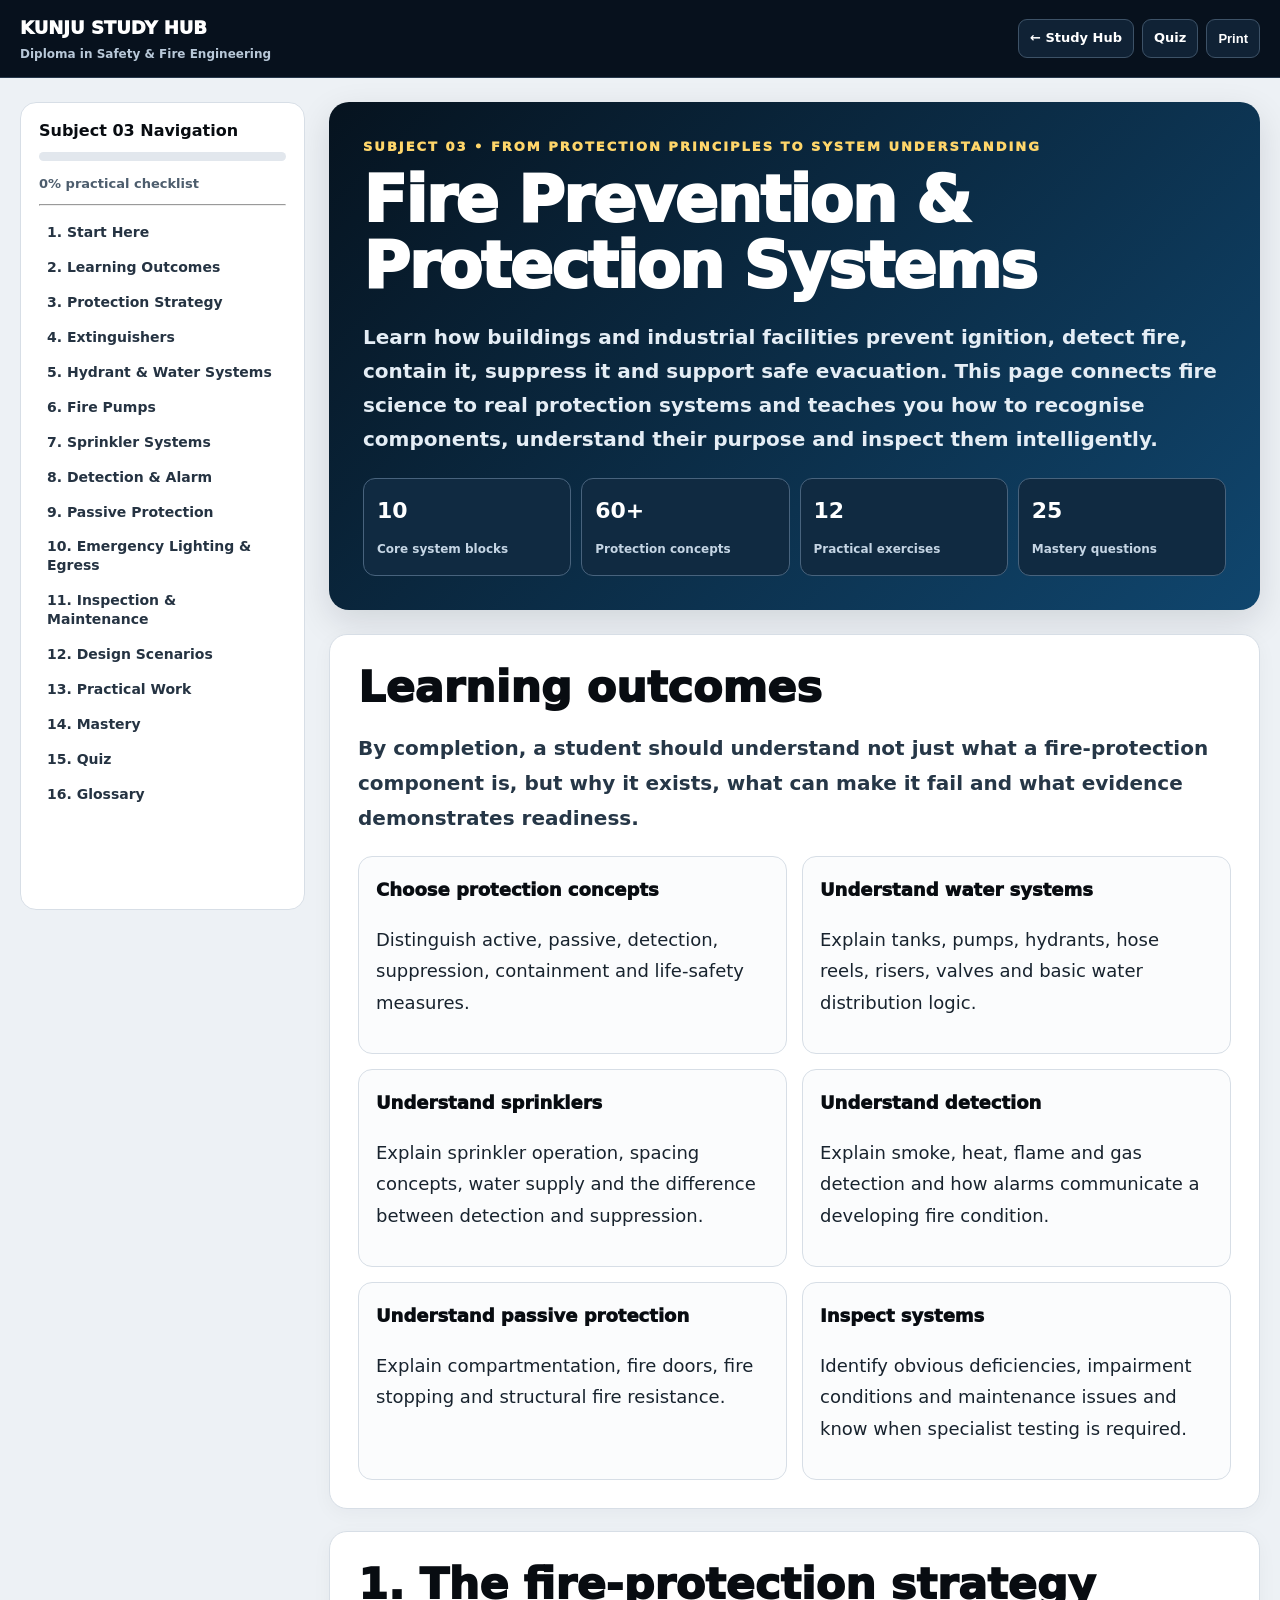
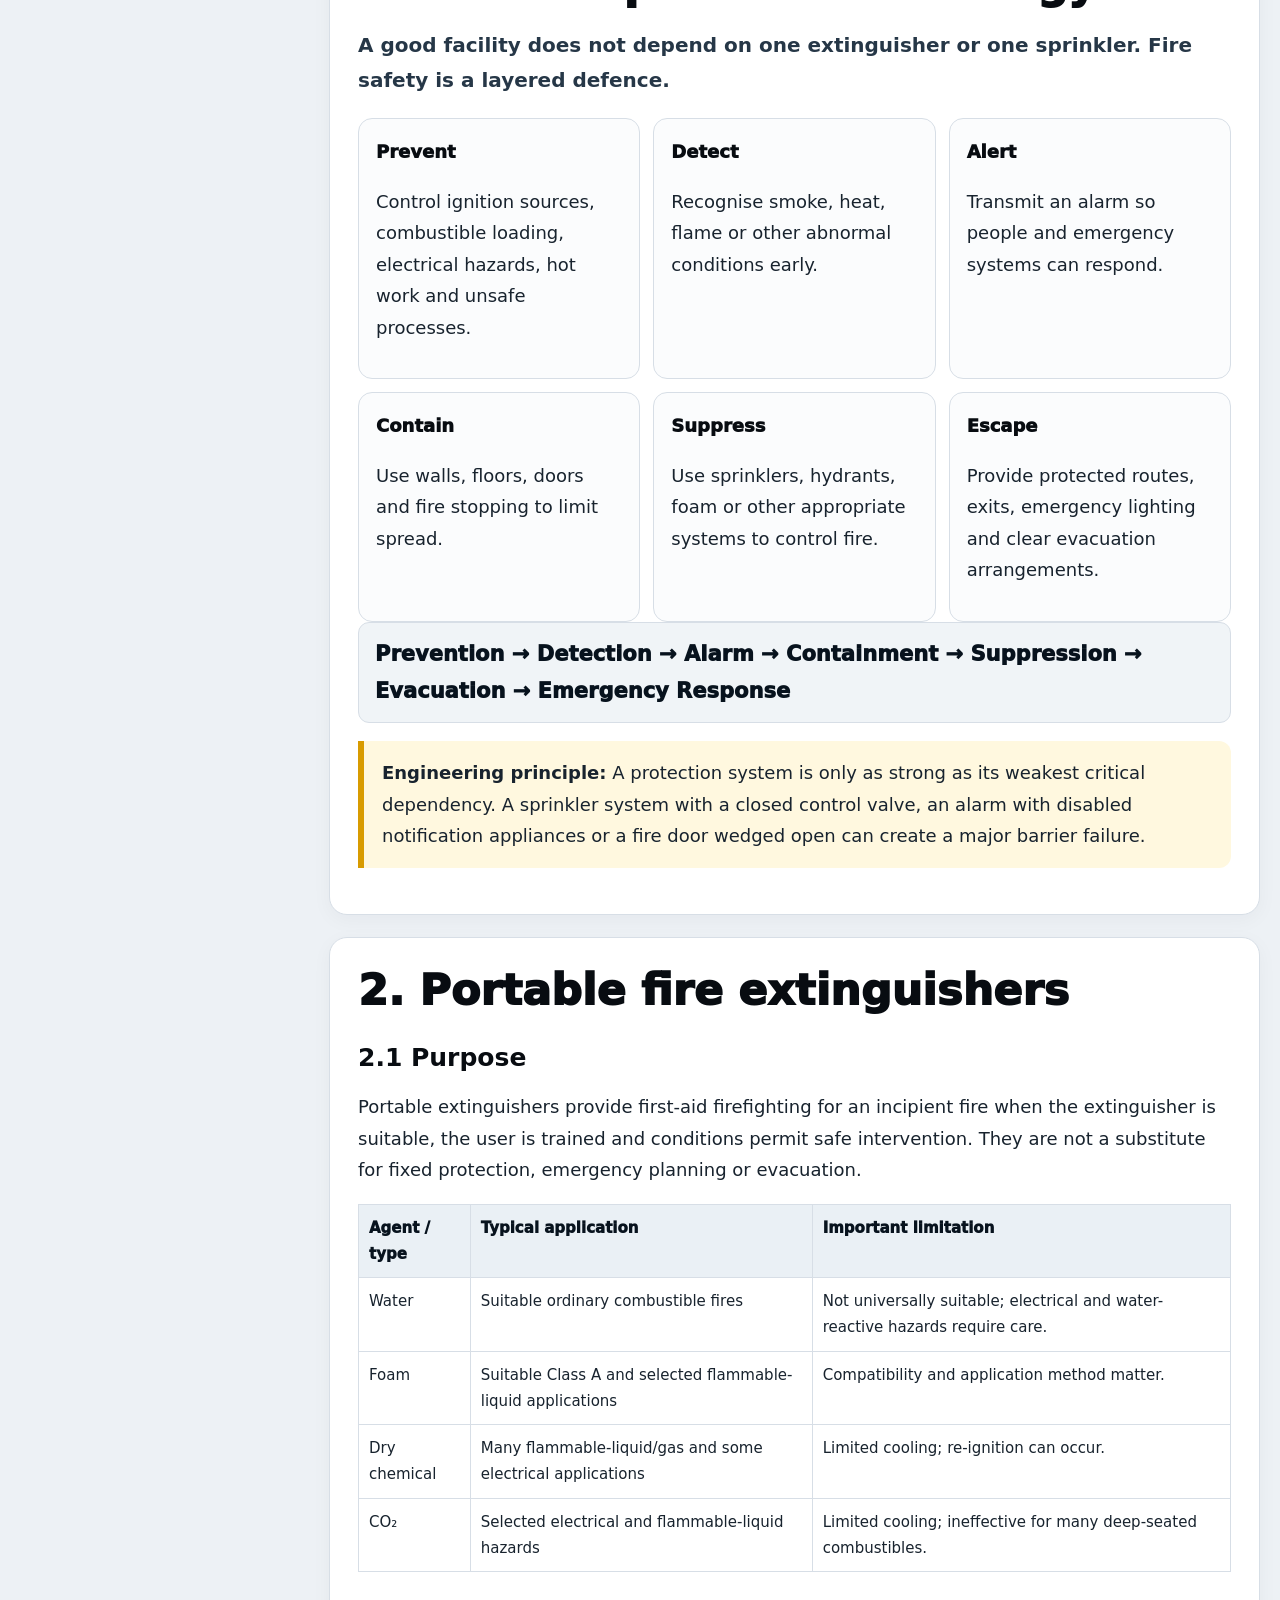
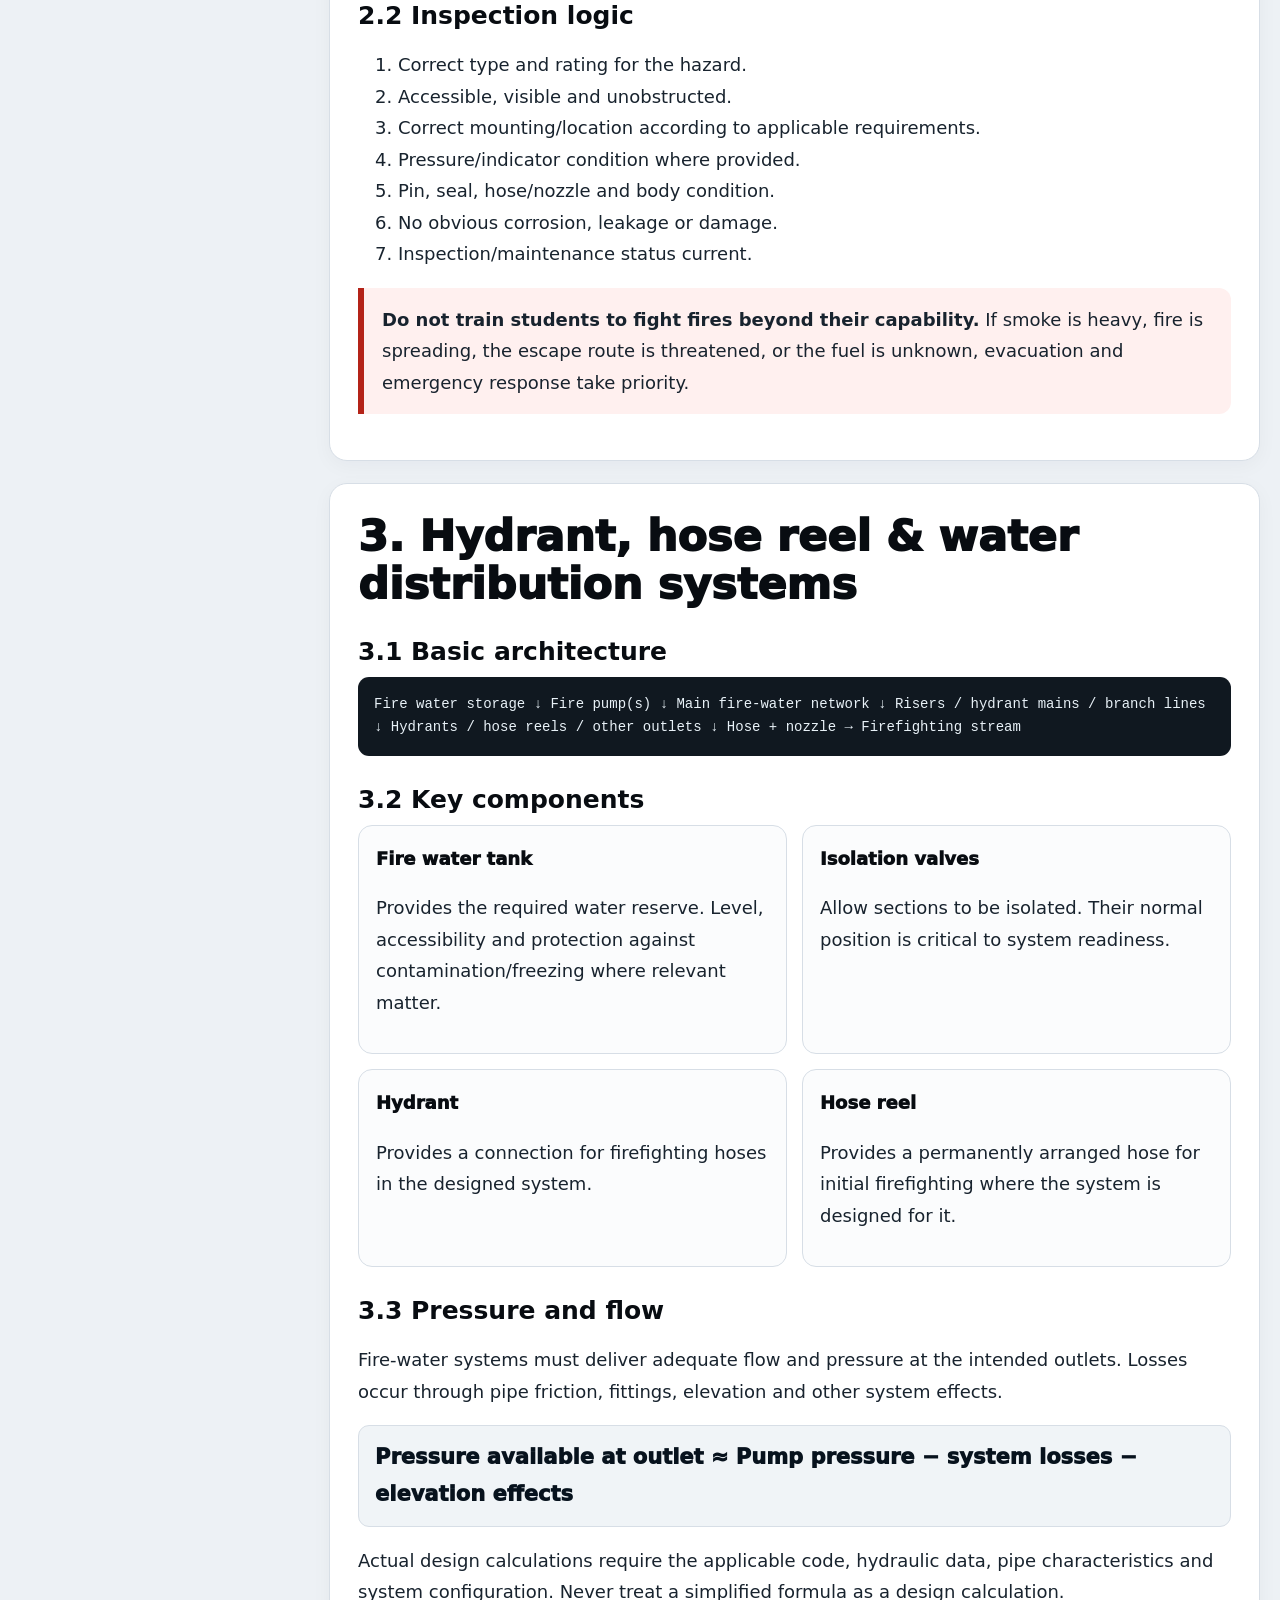
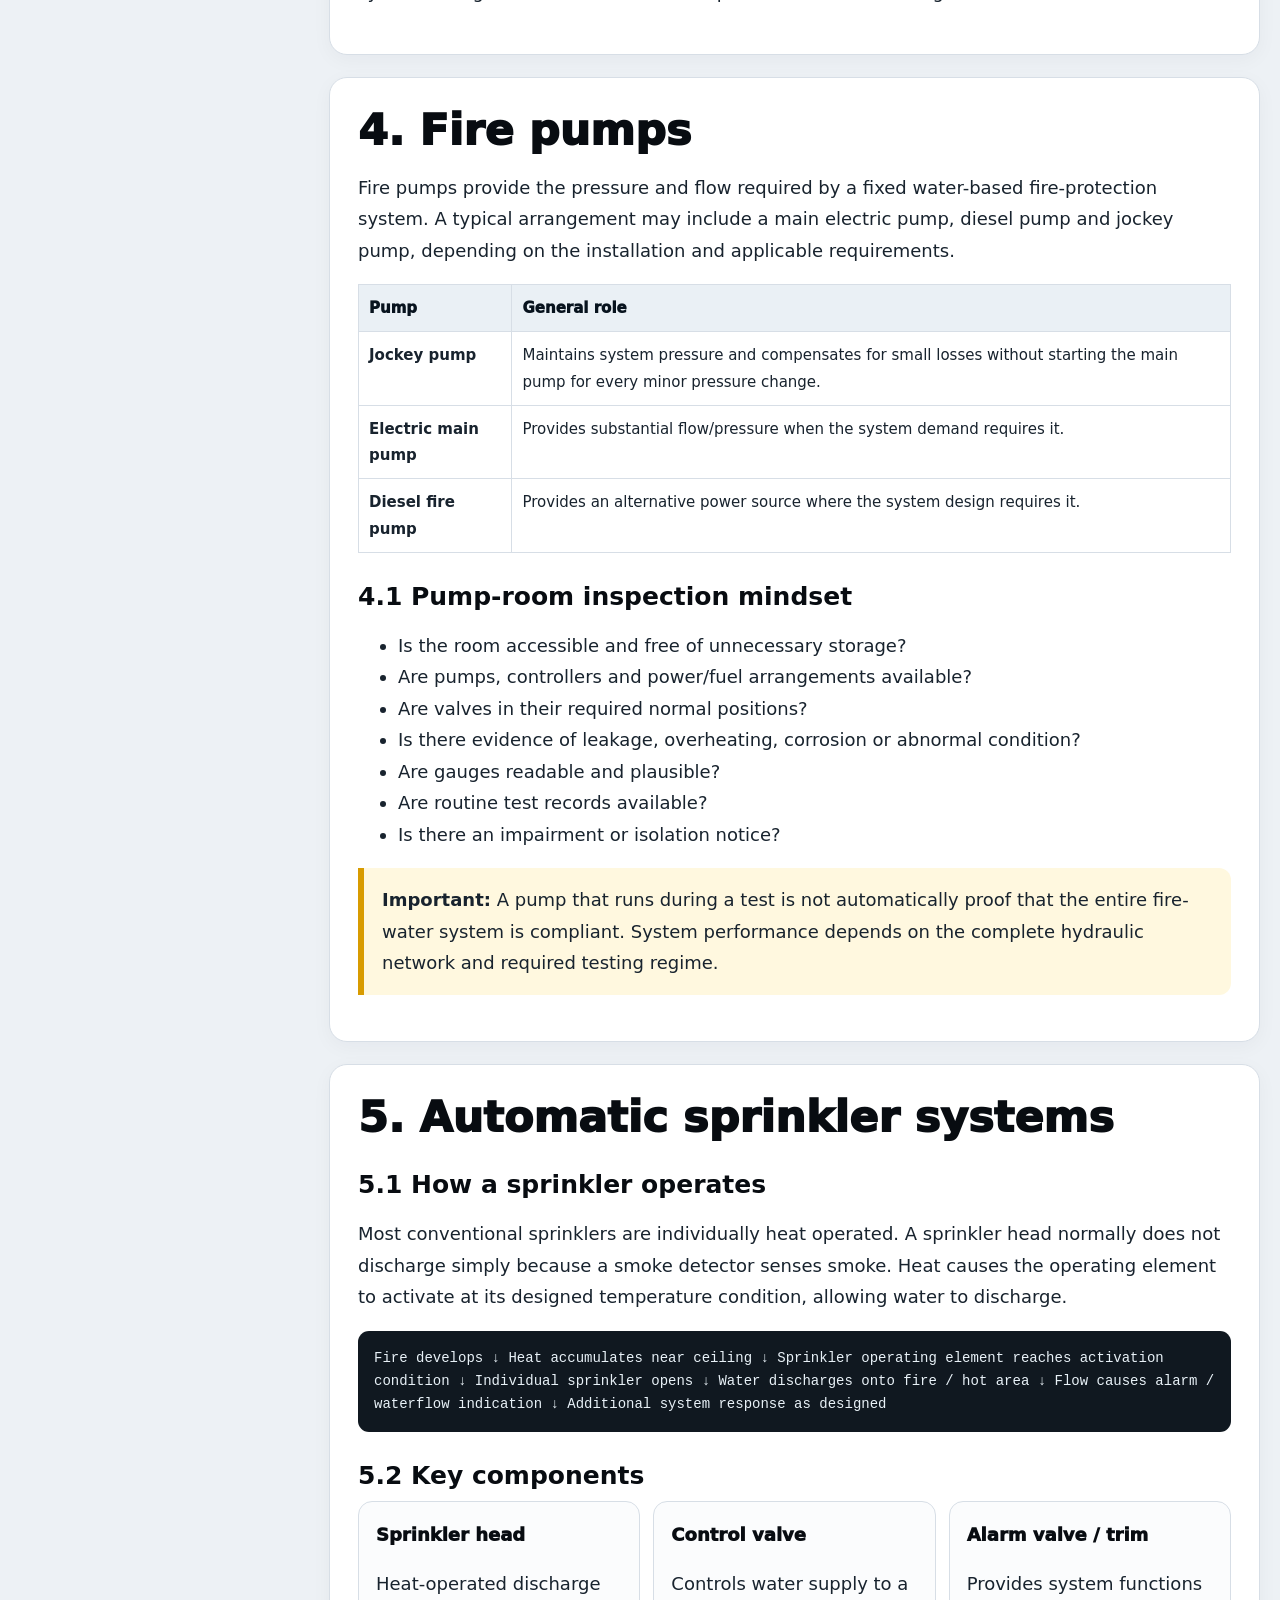
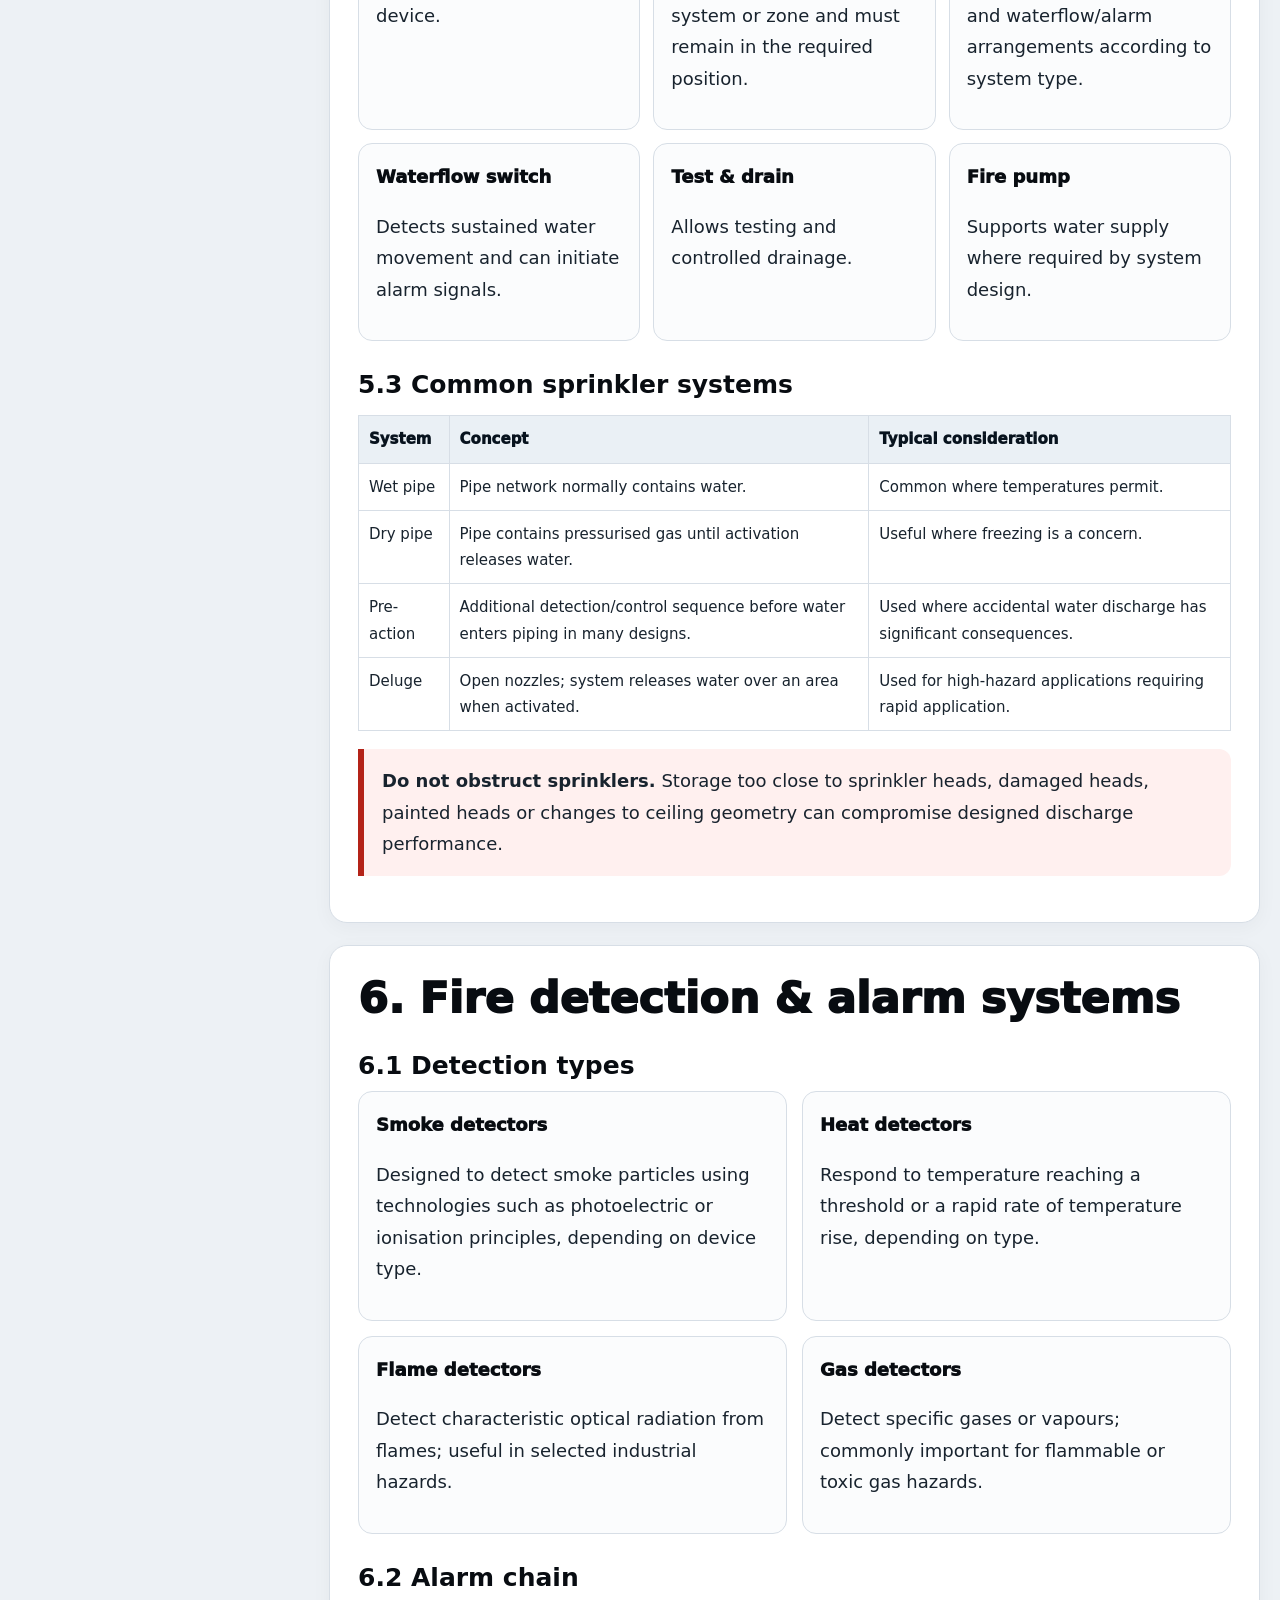
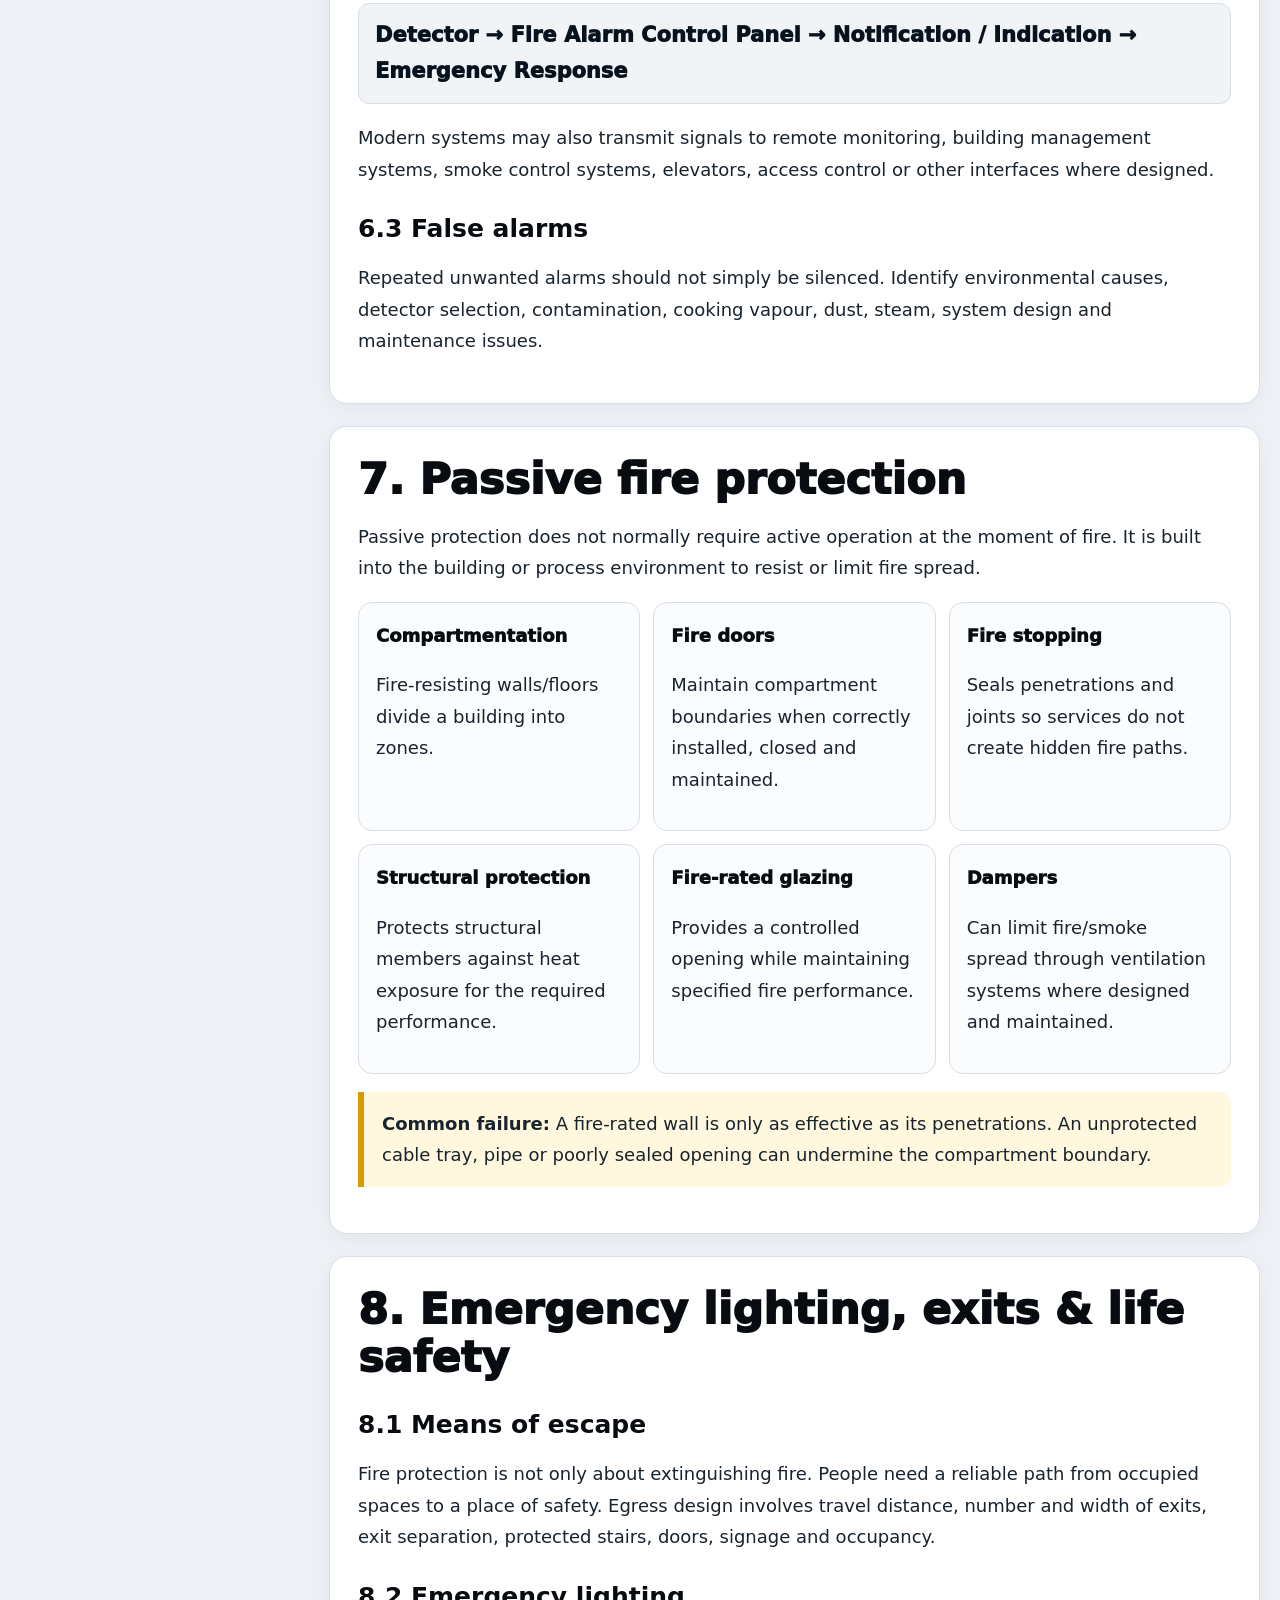
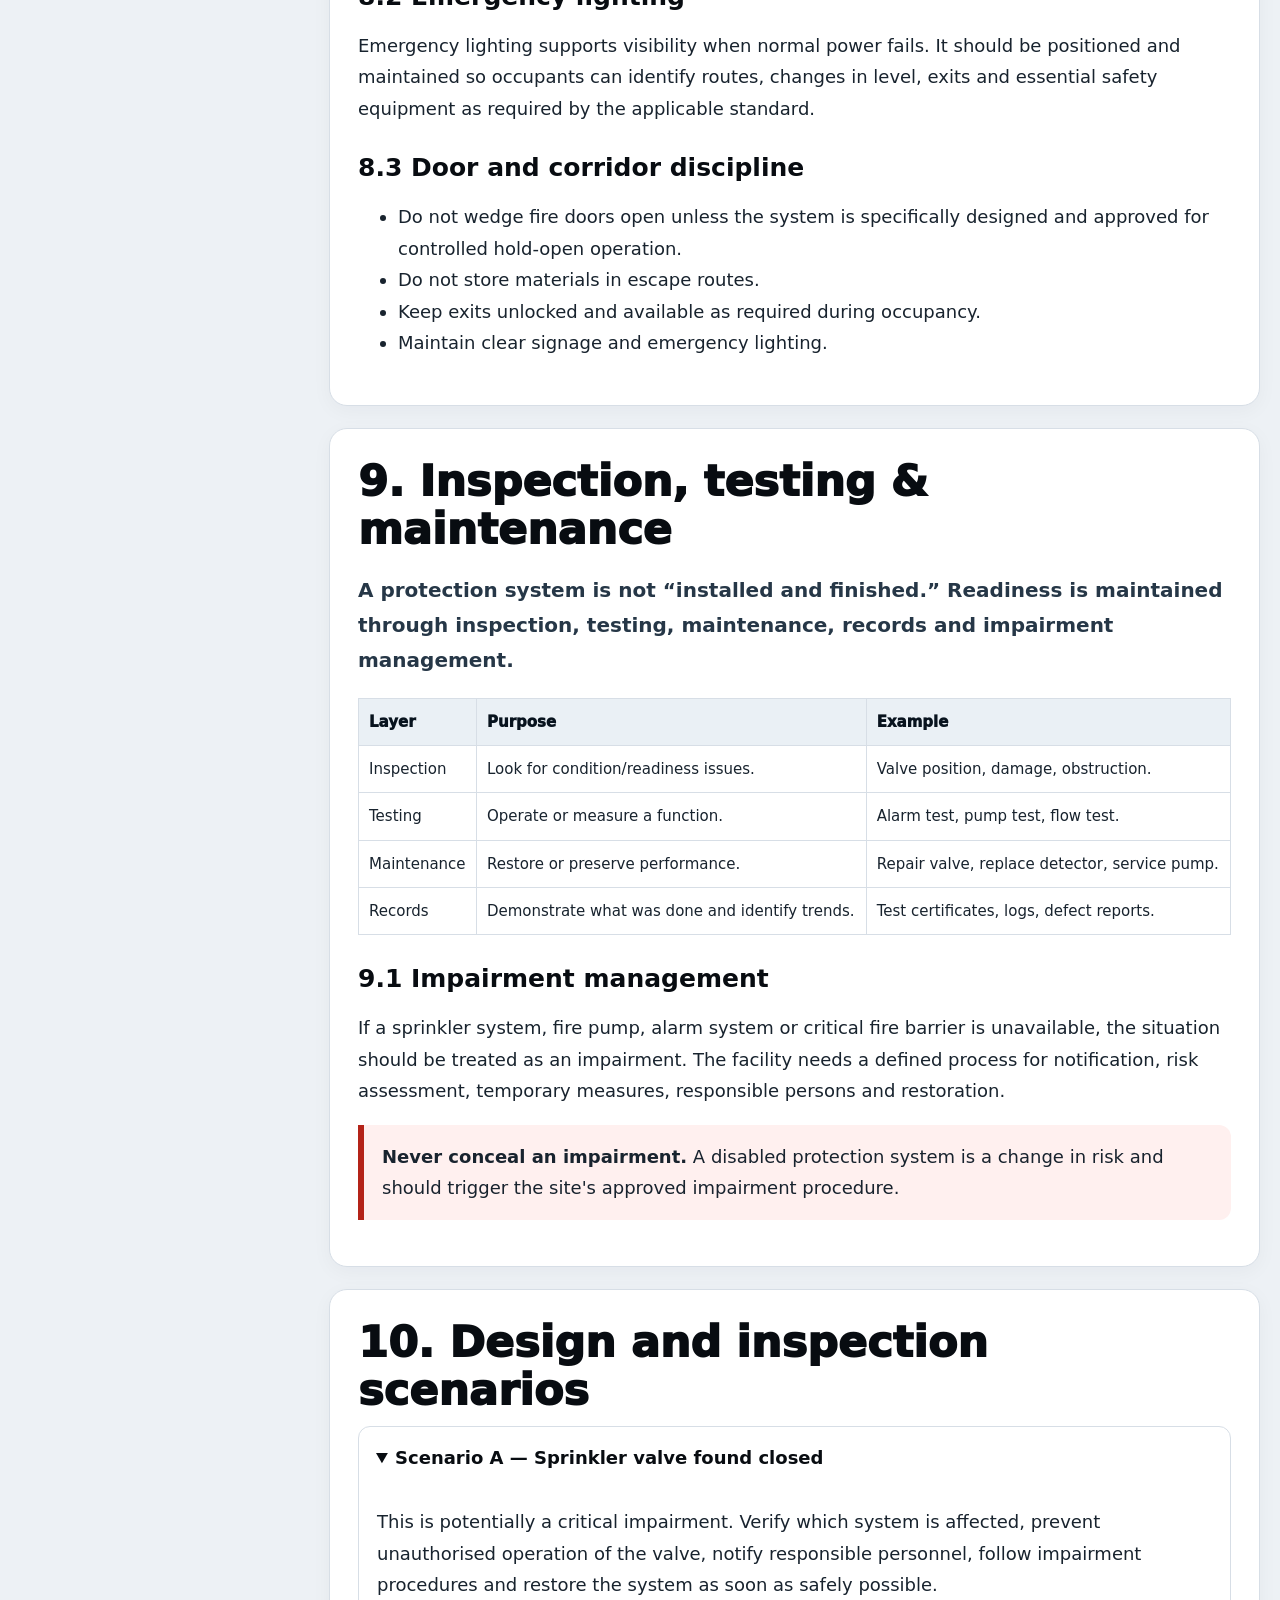
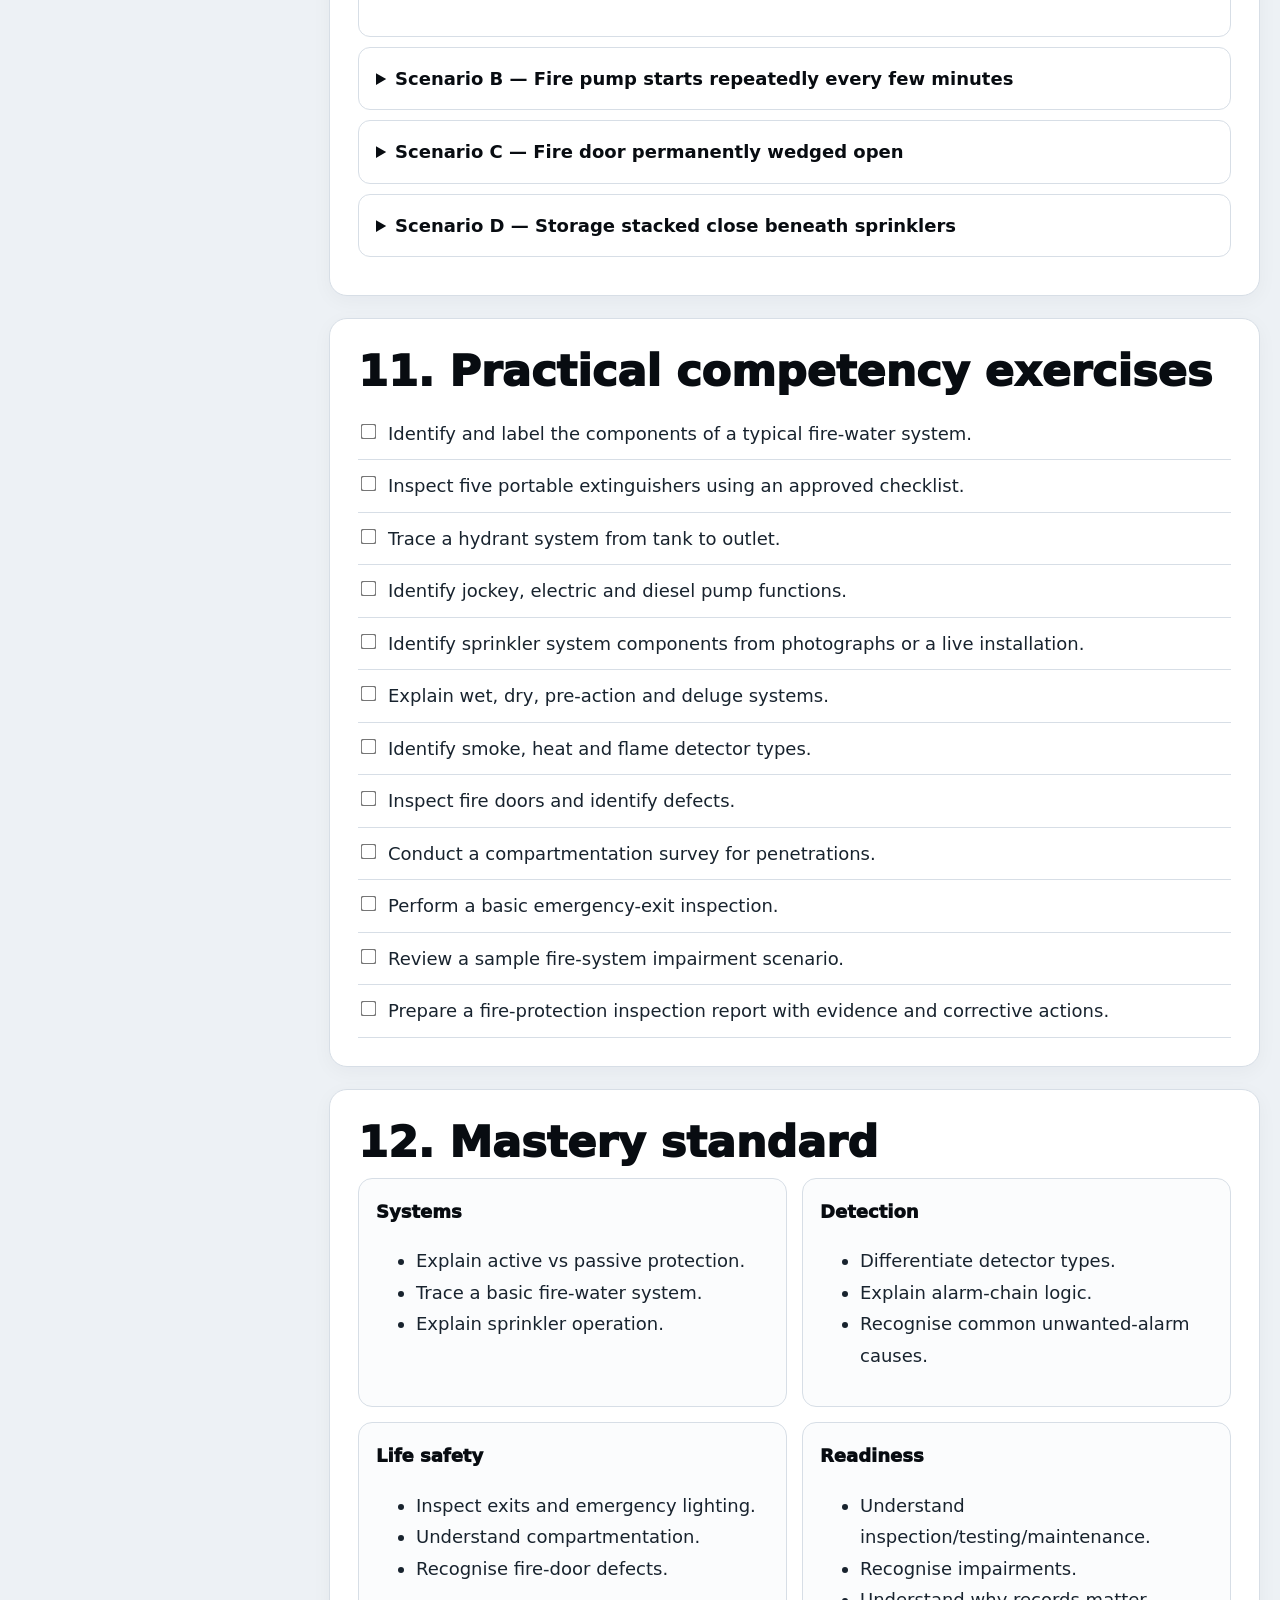
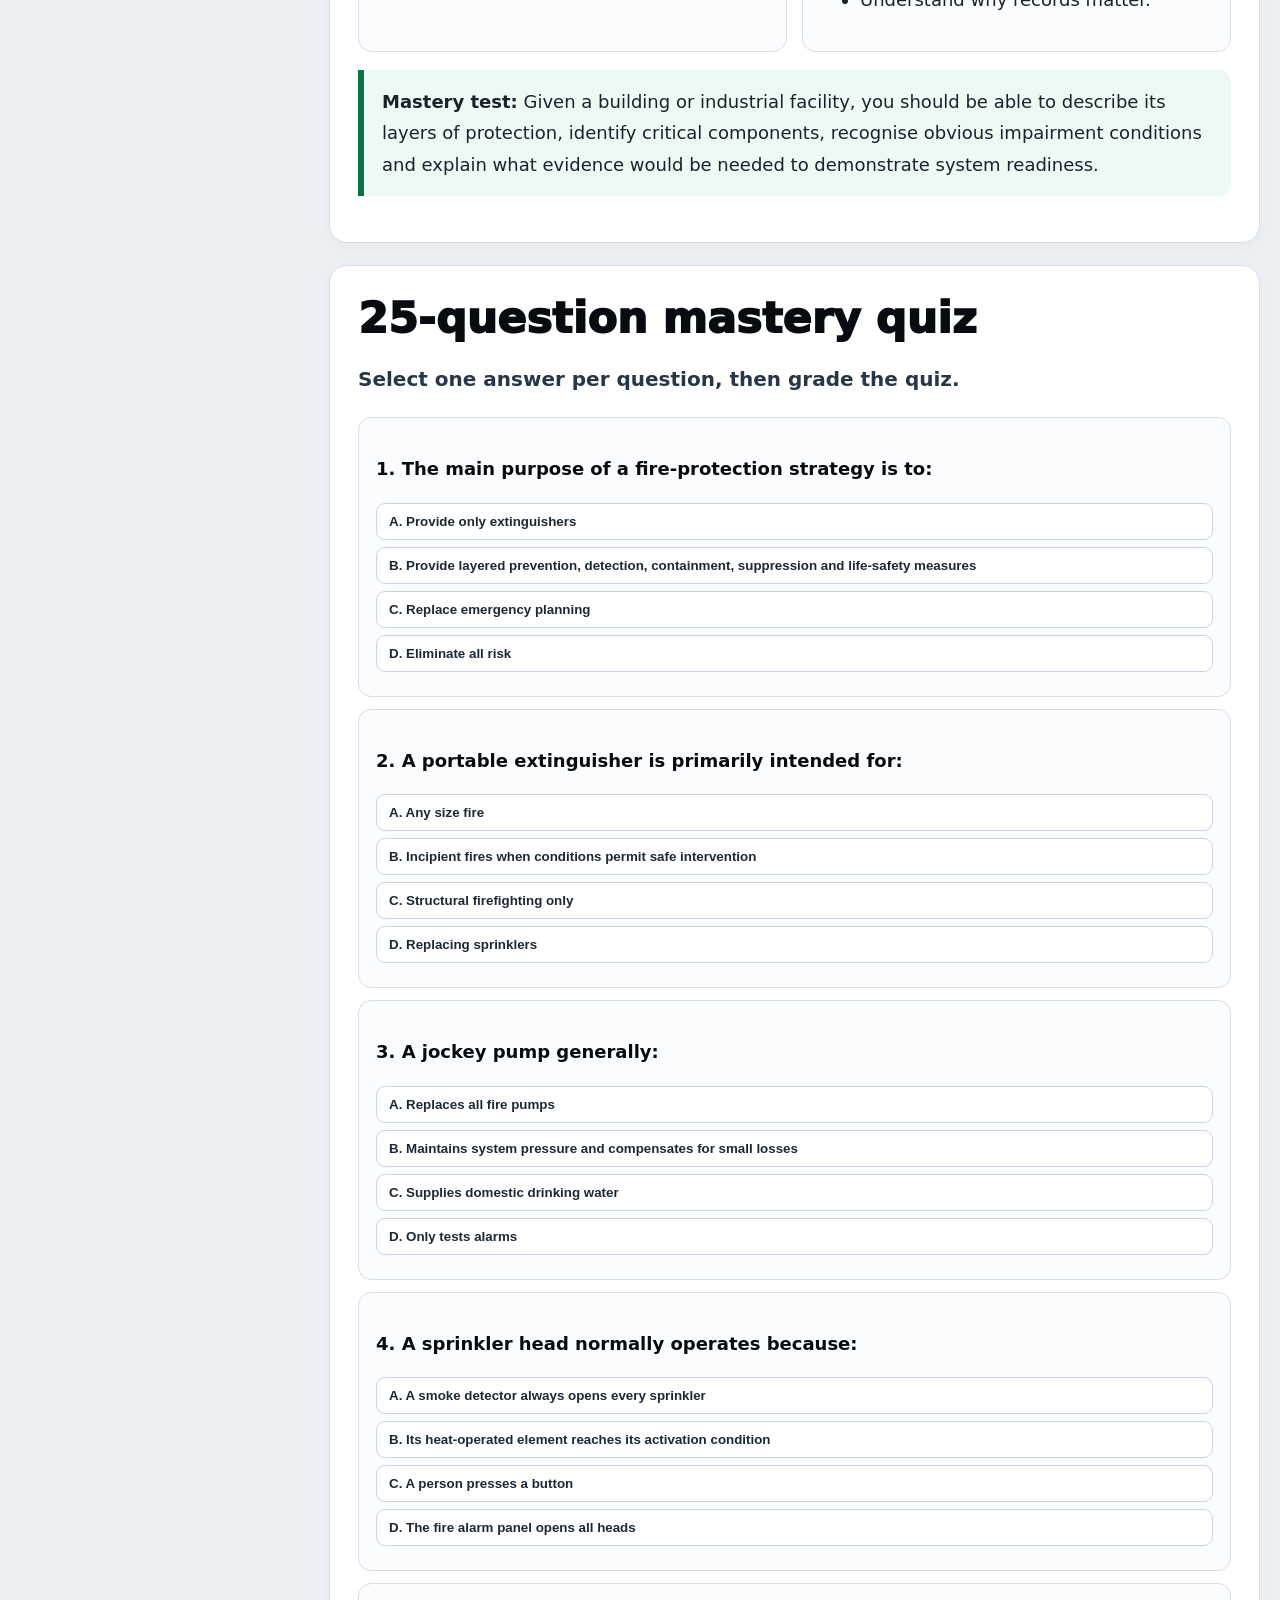
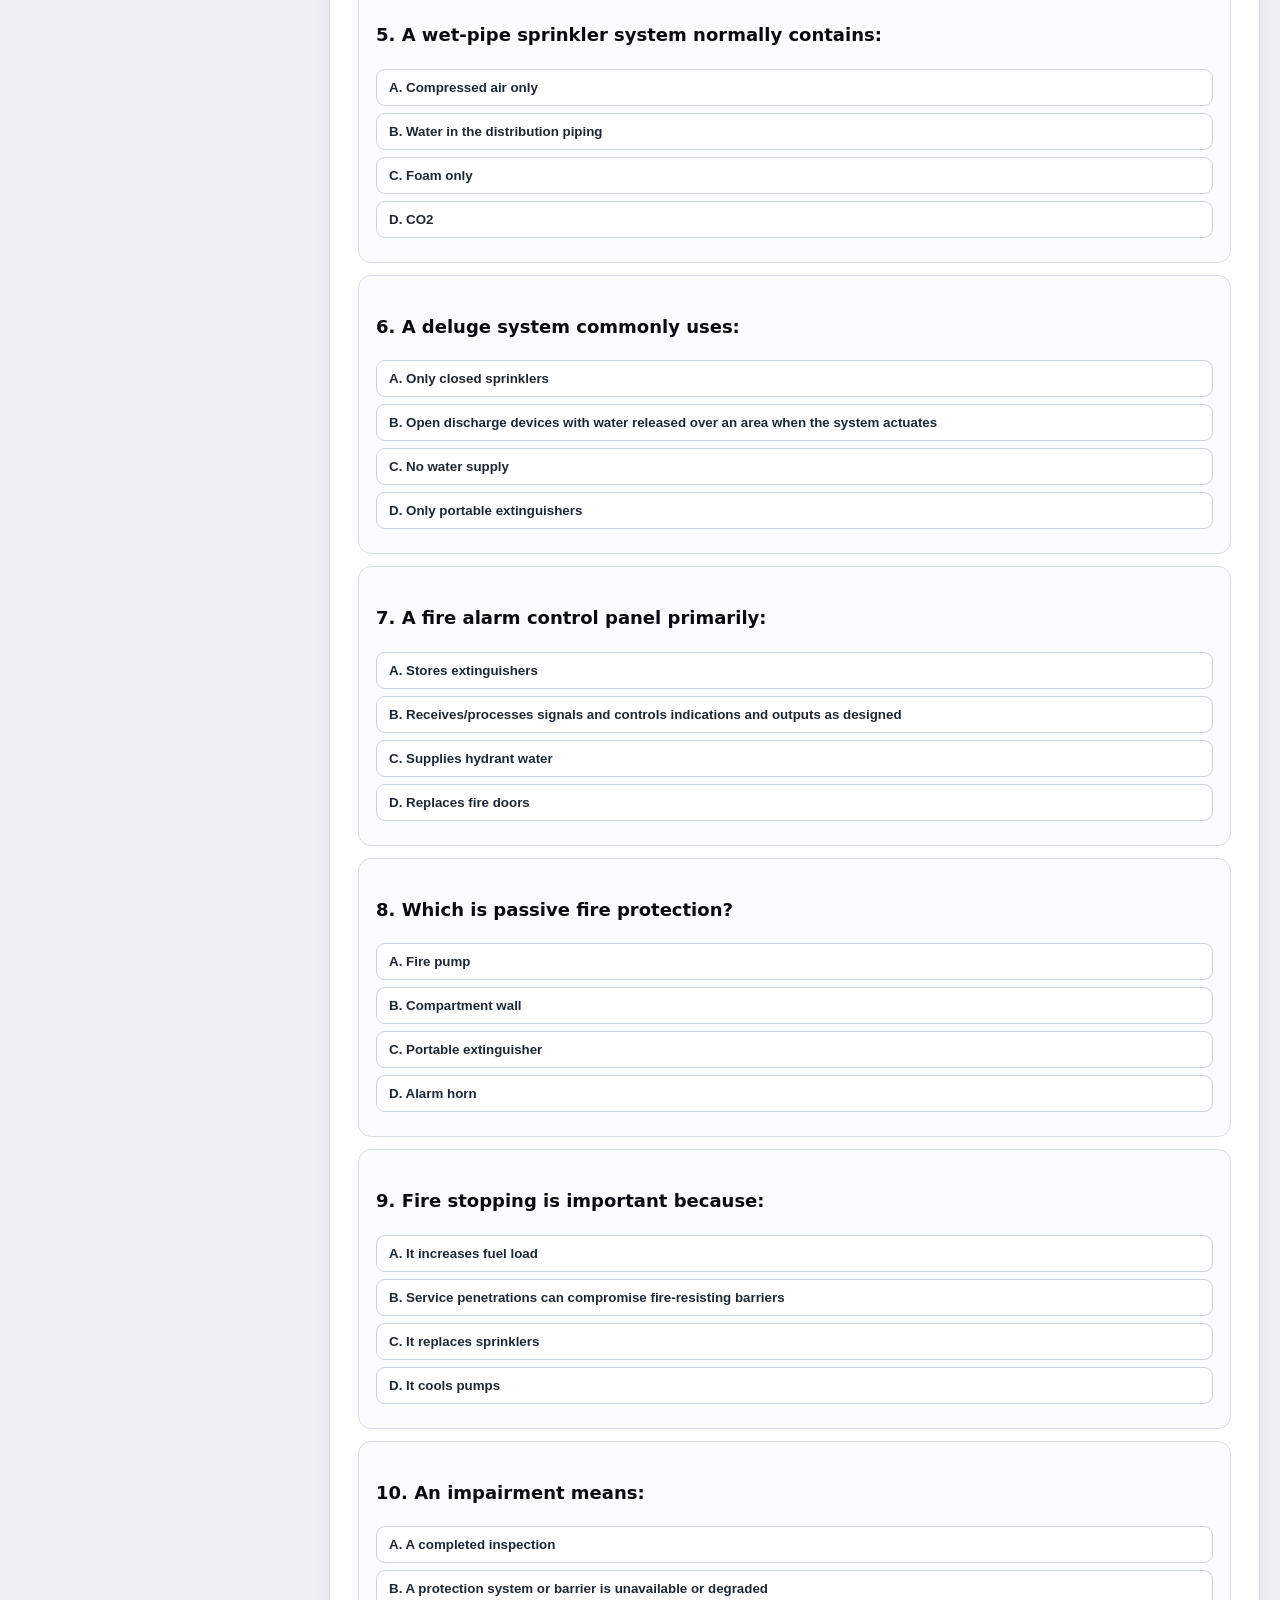
<file: subject-03-fire-protection-systems.html>
<!doctype html>
<html lang="en">
<head>
<meta charset="utf-8">
<meta name="viewport" content="width=device-width,initial-scale=1">
<title>Fire Prevention & Protection Systems — Kunju Study Hub</title>
<style>
:root{--ink:#080c11;--text:#18232e;--muted:#4d5d6d;--line:#d7dee6;--navy:#071522;--blue:#0b4f8a;--gold:#d89b00;--green:#087443;--red:#b42318}
*{box-sizing:border-box}html{scroll-behavior:smooth}body{margin:0;background:#edf1f5;color:var(--text);font-family:Inter,system-ui,-apple-system,"Segoe UI",Arial,sans-serif;font-size:18px;line-height:1.75}a{color:var(--blue);font-weight:800}
.top{position:sticky;top:0;z-index:20;background:#07111d;color:#fff;border-bottom:1px solid #26384b}.topin{max-width:1280px;margin:auto;padding:12px 20px;display:flex;align-items:center}.brand{font-weight:950}.brand small{display:block;color:#b8c8d8;font-size:12px;font-weight:650}.actions{margin-left:auto;display:flex;gap:8px}.actions a,.actions button{color:#fff;background:#102235;border:1px solid #3d5267;border-radius:9px;padding:7px 11px;font-size:13px;font-weight:850;text-decoration:none;cursor:pointer}
.layout{max-width:1280px;margin:auto;padding:24px 20px 70px;display:grid;grid-template-columns:285px 1fr;gap:24px}aside{position:sticky;top:72px;height:calc(100vh - 92px);overflow:auto;background:#fff;border:1px solid var(--line);border-radius:16px;padding:18px}aside h3{margin:0;font-size:16px;color:var(--ink)}aside a{display:block;color:#253342;text-decoration:none;font-size:14px;line-height:1.35;padding:8px;border-radius:8px}aside a:hover{background:#edf4fa}.progress{height:9px;background:#e2e7ed;border-radius:99px;margin:12px 0;overflow:hidden}.progress i{display:block;width:0;height:100%;background:var(--gold)}.small{font-size:13px;color:var(--muted);font-weight:650}
.hero{background:linear-gradient(135deg,#06131f,#10466e);color:#fff;border-radius:20px;padding:34px;box-shadow:0 12px 35px rgba(10,20,30,.12);margin-bottom:24px}.kicker{font-size:13px;letter-spacing:2px;text-transform:uppercase;color:#ffd66a;font-weight:950}h1{font-size:clamp(37px,5vw,66px);line-height:1.03;letter-spacing:-1.7px;margin:10px 0 18px;color:#fff;font-weight:950}.hero p{font-size:20px;line-height:1.7;color:#e4edf5;max-width:920px;font-weight:550}.stats{display:grid;grid-template-columns:repeat(4,1fr);gap:10px;margin-top:22px}.stat{background:#102a41;border:1px solid #48637d;border-radius:12px;padding:13px}.stat b{display:block;font-size:22px;color:#fff}.stat span{font-size:12px;color:#c5d5e4;font-weight:650}
.section{background:#fff;border:1px solid var(--line);border-radius:18px;padding:28px;margin-bottom:22px;box-shadow:0 5px 20px rgba(20,30,40,.04)}h2{font-size:clamp(29px,4vw,43px);line-height:1.12;color:var(--ink);margin:0 0 12px;font-weight:950}h3{font-size:25px;line-height:1.2;color:var(--ink);margin:29px 0 10px;font-weight:900}.lead{font-size:20px;color:#263747;font-weight:550}
.note,.danger,.success{padding:16px 18px;border-radius:0 12px 12px 0;margin:18px 0}.note{background:#fff8df;border-left:6px solid var(--gold)}.danger{background:#fff0ef;border-left:6px solid var(--red)}.success{background:#edf9f3;border-left:6px solid var(--green)}
.grid2{display:grid;grid-template-columns:1fr 1fr;gap:15px}.grid3{display:grid;grid-template-columns:repeat(3,1fr);gap:13px}.card{background:#fbfcfd;border:1px solid var(--line);border-radius:14px;padding:17px}.card b{color:var(--ink);font-weight:950}
table{width:100%;border-collapse:collapse;margin:15px 0;font-size:15px}th,td{border:1px solid var(--line);padding:10px;vertical-align:top;text-align:left}th{background:#eaf0f5;color:#08131e;font-weight:950}
details{border:1px solid var(--line);border-radius:12px;margin:10px 0;background:#fff}summary{cursor:pointer;padding:15px 17px;color:var(--ink);font-size:18px;font-weight:900}details>div{padding:0 18px 17px}
.formula{background:#f0f4f7;border:1px solid var(--line);padding:13px 16px;border-radius:11px;font-size:21px;font-weight:950;color:#07121d}.code{background:#101820;color:#e8f1f7;border-radius:11px;padding:16px;overflow:auto;font:14px/1.65 ui-monospace,SFMono-Regular,Consolas,monospace}
.quiz{border:1px solid var(--line);border-radius:13px;background:#fbfcfd;padding:17px;margin:12px 0}.quiz p{font-weight:900;color:var(--ink)}.option{display:block;width:100%;text-align:left;border:1px solid #cbd4de;background:#fff;border-radius:9px;padding:10px 12px;margin:7px 0;cursor:pointer;color:#1c2935;font-weight:600}.option.correct{background:#e6f7ee;border-color:#42a875}.option.wrong{background:#fff0ef;border-color:#d86c64}.answer{display:none;margin-top:9px;font-weight:750}.answer.show{display:block}
.checklist label{display:flex;gap:10px;align-items:flex-start;padding:10px 0;border-bottom:1px solid var(--line)}.checklist input{margin-top:7px;transform:scale(1.2)}.footer-nav{display:flex;justify-content:space-between;gap:10px}.footer-nav a{background:var(--blue);color:#fff;padding:11px 15px;border-radius:10px;text-decoration:none}
@media(max-width:950px){.layout{grid-template-columns:1fr}aside{position:relative;top:auto;height:auto}.stats{grid-template-columns:1fr 1fr}.grid3{grid-template-columns:1fr}}@media(max-width:620px){body{font-size:17px}.layout{padding:12px}.section,.hero{padding:21px}.grid2,.stats{grid-template-columns:1fr}.hero p{font-size:18px}.actions a,.actions button{font-size:11px}}
</style>
</head>
<body>
<header class="top"><div class="topin"><div class="brand">KUNJU STUDY HUB<small>Diploma in Safety & Fire Engineering</small></div><div class="actions"><a href="index.html">← Study Hub</a><a href="#quiz">Quiz</a><button onclick="window.print()">Print</button></div></div></header>
<div class="layout">
<aside><h3>Subject 03 Navigation</h3><div class="progress"><i id="bar"></i></div><div class="small" id="pt">0% practical checklist</div><hr>
<a href="#start">1. Start Here</a><a href="#outcomes">2. Learning Outcomes</a><a href="#strategy">3. Protection Strategy</a><a href="#extinguishers">4. Extinguishers</a><a href="#water">5. Hydrant & Water Systems</a><a href="#pumps">6. Fire Pumps</a><a href="#sprinklers">7. Sprinkler Systems</a><a href="#detection">8. Detection & Alarm</a><a href="#passive">9. Passive Protection</a><a href="#egress">10. Emergency Lighting & Egress</a><a href="#inspection">11. Inspection & Maintenance</a><a href="#scenarios">12. Design Scenarios</a><a href="#practical">13. Practical Work</a><a href="#mastery">14. Mastery</a><a href="#quiz">15. Quiz</a><a href="#glossary">16. Glossary</a>
</aside>
<main>
<section class="hero" id="start"><div class="kicker">Subject 03 • From protection principles to system understanding</div><h1>Fire Prevention & Protection Systems</h1><p>Learn how buildings and industrial facilities prevent ignition, detect fire, contain it, suppress it and support safe evacuation. This page connects fire science to real protection systems and teaches you how to recognise components, understand their purpose and inspect them intelligently.</p><div class="stats"><div class="stat"><b>10</b><span>Core system blocks</span></div><div class="stat"><b>60+</b><span>Protection concepts</span></div><div class="stat"><b>12</b><span>Practical exercises</span></div><div class="stat"><b>25</b><span>Mastery questions</span></div></div></section>

<section class="section" id="outcomes"><h2>Learning outcomes</h2><p class="lead">By completion, a student should understand not just what a fire-protection component is, but why it exists, what can make it fail and what evidence demonstrates readiness.</p><div class="grid2">
<div class="card"><b>Choose protection concepts</b><p>Distinguish active, passive, detection, suppression, containment and life-safety measures.</p></div>
<div class="card"><b>Understand water systems</b><p>Explain tanks, pumps, hydrants, hose reels, risers, valves and basic water distribution logic.</p></div>
<div class="card"><b>Understand sprinklers</b><p>Explain sprinkler operation, spacing concepts, water supply and the difference between detection and suppression.</p></div>
<div class="card"><b>Understand detection</b><p>Explain smoke, heat, flame and gas detection and how alarms communicate a developing fire condition.</p></div>
<div class="card"><b>Understand passive protection</b><p>Explain compartmentation, fire doors, fire stopping and structural fire resistance.</p></div>
<div class="card"><b>Inspect systems</b><p>Identify obvious deficiencies, impairment conditions and maintenance issues and know when specialist testing is required.</p></div>
</div></section>

<section class="section" id="strategy"><h2>1. The fire-protection strategy</h2><p class="lead">A good facility does not depend on one extinguisher or one sprinkler. Fire safety is a layered defence.</p>
<div class="grid3"><div class="card"><b>Prevent</b><p>Control ignition sources, combustible loading, electrical hazards, hot work and unsafe processes.</p></div><div class="card"><b>Detect</b><p>Recognise smoke, heat, flame or other abnormal conditions early.</p></div><div class="card"><b>Alert</b><p>Transmit an alarm so people and emergency systems can respond.</p></div><div class="card"><b>Contain</b><p>Use walls, floors, doors and fire stopping to limit spread.</p></div><div class="card"><b>Suppress</b><p>Use sprinklers, hydrants, foam or other appropriate systems to control fire.</p></div><div class="card"><b>Escape</b><p>Provide protected routes, exits, emergency lighting and clear evacuation arrangements.</p></div></div>
<div class="formula">Prevention → Detection → Alarm → Containment → Suppression → Evacuation → Emergency Response</div>
<div class="note"><b>Engineering principle:</b> A protection system is only as strong as its weakest critical dependency. A sprinkler system with a closed control valve, an alarm with disabled notification appliances or a fire door wedged open can create a major barrier failure.</div>
</section>

<section class="section" id="extinguishers"><h2>2. Portable fire extinguishers</h2>
<h3>2.1 Purpose</h3><p>Portable extinguishers provide first-aid firefighting for an incipient fire when the extinguisher is suitable, the user is trained and conditions permit safe intervention. They are not a substitute for fixed protection, emergency planning or evacuation.</p>
<table><tr><th>Agent / type</th><th>Typical application</th><th>Important limitation</th></tr>
<tr><td>Water</td><td>Suitable ordinary combustible fires</td><td>Not universally suitable; electrical and water-reactive hazards require care.</td></tr>
<tr><td>Foam</td><td>Suitable Class A and selected flammable-liquid applications</td><td>Compatibility and application method matter.</td></tr>
<tr><td>Dry chemical</td><td>Many flammable-liquid/gas and some electrical applications</td><td>Limited cooling; re-ignition can occur.</td></tr>
<tr><td>CO₂</td><td>Selected electrical and flammable-liquid hazards</td><td>Limited cooling; ineffective for many deep-seated combustibles.</td></tr>
</table>
<h3>2.2 Inspection logic</h3><ol><li>Correct type and rating for the hazard.</li><li>Accessible, visible and unobstructed.</li><li>Correct mounting/location according to applicable requirements.</li><li>Pressure/indicator condition where provided.</li><li>Pin, seal, hose/nozzle and body condition.</li><li>No obvious corrosion, leakage or damage.</li><li>Inspection/maintenance status current.</li></ol>
<div class="danger"><b>Do not train students to fight fires beyond their capability.</b> If smoke is heavy, fire is spreading, the escape route is threatened, or the fuel is unknown, evacuation and emergency response take priority.</div>
</section>

<section class="section" id="water"><h2>3. Hydrant, hose reel & water distribution systems</h2>
<h3>3.1 Basic architecture</h3>
<div class="code">Fire water storage
       ↓
Fire pump(s)
       ↓
Main fire-water network
       ↓
Risers / hydrant mains / branch lines
       ↓
Hydrants / hose reels / other outlets
       ↓
Hose + nozzle → Firefighting stream</div>
<h3>3.2 Key components</h3><div class="grid2"><div class="card"><b>Fire water tank</b><p>Provides the required water reserve. Level, accessibility and protection against contamination/freezing where relevant matter.</p></div><div class="card"><b>Isolation valves</b><p>Allow sections to be isolated. Their normal position is critical to system readiness.</p></div><div class="card"><b>Hydrant</b><p>Provides a connection for firefighting hoses in the designed system.</p></div><div class="card"><b>Hose reel</b><p>Provides a permanently arranged hose for initial firefighting where the system is designed for it.</p></div></div>
<h3>3.3 Pressure and flow</h3><p>Fire-water systems must deliver adequate flow and pressure at the intended outlets. Losses occur through pipe friction, fittings, elevation and other system effects.</p><div class="formula">Pressure available at outlet ≈ Pump pressure − system losses − elevation effects</div>
<p>Actual design calculations require the applicable code, hydraulic data, pipe characteristics and system configuration. Never treat a simplified formula as a design calculation.</p>
</section>

<section class="section" id="pumps"><h2>4. Fire pumps</h2><p>Fire pumps provide the pressure and flow required by a fixed water-based fire-protection system. A typical arrangement may include a main electric pump, diesel pump and jockey pump, depending on the installation and applicable requirements.</p>
<table><tr><th>Pump</th><th>General role</th></tr><tr><td><b>Jockey pump</b></td><td>Maintains system pressure and compensates for small losses without starting the main pump for every minor pressure change.</td></tr><tr><td><b>Electric main pump</b></td><td>Provides substantial flow/pressure when the system demand requires it.</td></tr><tr><td><b>Diesel fire pump</b></td><td>Provides an alternative power source where the system design requires it.</td></tr></table>
<h3>4.1 Pump-room inspection mindset</h3><ul><li>Is the room accessible and free of unnecessary storage?</li><li>Are pumps, controllers and power/fuel arrangements available?</li><li>Are valves in their required normal positions?</li><li>Is there evidence of leakage, overheating, corrosion or abnormal condition?</li><li>Are gauges readable and plausible?</li><li>Are routine test records available?</li><li>Is there an impairment or isolation notice?</li></ul>
<div class="note"><b>Important:</b> A pump that runs during a test is not automatically proof that the entire fire-water system is compliant. System performance depends on the complete hydraulic network and required testing regime.</div>
</section>

<section class="section" id="sprinklers"><h2>5. Automatic sprinkler systems</h2>
<h3>5.1 How a sprinkler operates</h3><p>Most conventional sprinklers are individually heat operated. A sprinkler head normally does not discharge simply because a smoke detector senses smoke. Heat causes the operating element to activate at its designed temperature condition, allowing water to discharge.</p>
<div class="code">Fire develops
   ↓
Heat accumulates near ceiling
   ↓
Sprinkler operating element reaches activation condition
   ↓
Individual sprinkler opens
   ↓
Water discharges onto fire / hot area
   ↓
Flow causes alarm / waterflow indication
   ↓
Additional system response as designed</div>
<h3>5.2 Key components</h3><div class="grid3"><div class="card"><b>Sprinkler head</b><p>Heat-operated discharge device.</p></div><div class="card"><b>Control valve</b><p>Controls water supply to a system or zone and must remain in the required position.</p></div><div class="card"><b>Alarm valve / trim</b><p>Provides system functions and waterflow/alarm arrangements according to system type.</p></div><div class="card"><b>Waterflow switch</b><p>Detects sustained water movement and can initiate alarm signals.</p></div><div class="card"><b>Test & drain</b><p>Allows testing and controlled drainage.</p></div><div class="card"><b>Fire pump</b><p>Supports water supply where required by system design.</p></div></div>
<h3>5.3 Common sprinkler systems</h3><table><tr><th>System</th><th>Concept</th><th>Typical consideration</th></tr><tr><td>Wet pipe</td><td>Pipe network normally contains water.</td><td>Common where temperatures permit.</td></tr><tr><td>Dry pipe</td><td>Pipe contains pressurised gas until activation releases water.</td><td>Useful where freezing is a concern.</td></tr><tr><td>Pre-action</td><td>Additional detection/control sequence before water enters piping in many designs.</td><td>Used where accidental water discharge has significant consequences.</td></tr><tr><td>Deluge</td><td>Open nozzles; system releases water over an area when activated.</td><td>Used for high-hazard applications requiring rapid application.</td></tr></table>
<div class="danger"><b>Do not obstruct sprinklers.</b> Storage too close to sprinkler heads, damaged heads, painted heads or changes to ceiling geometry can compromise designed discharge performance.</div>
</section>

<section class="section" id="detection"><h2>6. Fire detection & alarm systems</h2>
<h3>6.1 Detection types</h3><div class="grid2"><div class="card"><b>Smoke detectors</b><p>Designed to detect smoke particles using technologies such as photoelectric or ionisation principles, depending on device type.</p></div><div class="card"><b>Heat detectors</b><p>Respond to temperature reaching a threshold or a rapid rate of temperature rise, depending on type.</p></div><div class="card"><b>Flame detectors</b><p>Detect characteristic optical radiation from flames; useful in selected industrial hazards.</p></div><div class="card"><b>Gas detectors</b><p>Detect specific gases or vapours; commonly important for flammable or toxic gas hazards.</p></div></div>
<h3>6.2 Alarm chain</h3><div class="formula">Detector → Fire Alarm Control Panel → Notification / Indication → Emergency Response</div>
<p>Modern systems may also transmit signals to remote monitoring, building management systems, smoke control systems, elevators, access control or other interfaces where designed.</p>
<h3>6.3 False alarms</h3><p>Repeated unwanted alarms should not simply be silenced. Identify environmental causes, detector selection, contamination, cooking vapour, dust, steam, system design and maintenance issues.</p>
</section>

<section class="section" id="passive"><h2>7. Passive fire protection</h2><p>Passive protection does not normally require active operation at the moment of fire. It is built into the building or process environment to resist or limit fire spread.</p>
<div class="grid3"><div class="card"><b>Compartmentation</b><p>Fire-resisting walls/floors divide a building into zones.</p></div><div class="card"><b>Fire doors</b><p>Maintain compartment boundaries when correctly installed, closed and maintained.</p></div><div class="card"><b>Fire stopping</b><p>Seals penetrations and joints so services do not create hidden fire paths.</p></div><div class="card"><b>Structural protection</b><p>Protects structural members against heat exposure for the required performance.</p></div><div class="card"><b>Fire-rated glazing</b><p>Provides a controlled opening while maintaining specified fire performance.</p></div><div class="card"><b>Dampers</b><p>Can limit fire/smoke spread through ventilation systems where designed and maintained.</p></div></div>
<div class="note"><b>Common failure:</b> A fire-rated wall is only as effective as its penetrations. An unprotected cable tray, pipe or poorly sealed opening can undermine the compartment boundary.</div>
</section>

<section class="section" id="egress"><h2>8. Emergency lighting, exits & life safety</h2>
<h3>8.1 Means of escape</h3><p>Fire protection is not only about extinguishing fire. People need a reliable path from occupied spaces to a place of safety. Egress design involves travel distance, number and width of exits, exit separation, protected stairs, doors, signage and occupancy.</p>
<h3>8.2 Emergency lighting</h3><p>Emergency lighting supports visibility when normal power fails. It should be positioned and maintained so occupants can identify routes, changes in level, exits and essential safety equipment as required by the applicable standard.</p>
<h3>8.3 Door and corridor discipline</h3><ul><li>Do not wedge fire doors open unless the system is specifically designed and approved for controlled hold-open operation.</li><li>Do not store materials in escape routes.</li><li>Keep exits unlocked and available as required during occupancy.</li><li>Maintain clear signage and emergency lighting.</li></ul>
</section>

<section class="section" id="inspection"><h2>9. Inspection, testing & maintenance</h2><p class="lead">A protection system is not “installed and finished.” Readiness is maintained through inspection, testing, maintenance, records and impairment management.</p>
<table><tr><th>Layer</th><th>Purpose</th><th>Example</th></tr><tr><td>Inspection</td><td>Look for condition/readiness issues.</td><td>Valve position, damage, obstruction.</td></tr><tr><td>Testing</td><td>Operate or measure a function.</td><td>Alarm test, pump test, flow test.</td></tr><tr><td>Maintenance</td><td>Restore or preserve performance.</td><td>Repair valve, replace detector, service pump.</td></tr><tr><td>Records</td><td>Demonstrate what was done and identify trends.</td><td>Test certificates, logs, defect reports.</td></tr></table>
<h3>9.1 Impairment management</h3><p>If a sprinkler system, fire pump, alarm system or critical fire barrier is unavailable, the situation should be treated as an impairment. The facility needs a defined process for notification, risk assessment, temporary measures, responsible persons and restoration.</p>
<div class="danger"><b>Never conceal an impairment.</b> A disabled protection system is a change in risk and should trigger the site's approved impairment procedure.</div>
</section>

<section class="section" id="scenarios"><h2>10. Design and inspection scenarios</h2>
<details open><summary>Scenario A — Sprinkler valve found closed</summary><div><p>This is potentially a critical impairment. Verify which system is affected, prevent unauthorised operation of the valve, notify responsible personnel, follow impairment procedures and restore the system as soon as safely possible.</p></div></details>
<details><summary>Scenario B — Fire pump starts repeatedly every few minutes</summary><div><p>Do not assume this is normal. Investigate pressure loss, leakage, valve condition, test arrangements and controller settings. Frequent cycling can indicate a system defect.</p></div></details>
<details><summary>Scenario C — Fire door permanently wedged open</summary><div><p>The door may no longer provide the intended compartmentation. Identify why it is held open. If operational access requires an open door, a compliant hold-open arrangement may be needed rather than an improvised wedge.</p></div></details>
<details><summary>Scenario D — Storage stacked close beneath sprinklers</summary><div><p>Storage arrangement can interfere with sprinkler discharge and heat collection. Check the applicable design criteria, commodity classification, storage height and required clearances rather than relying on a generic distance.</p></div></details>
</section>

<section class="section" id="practical"><h2>11. Practical competency exercises</h2><div class="checklist">
<label><input type="checkbox" data-task> Identify and label the components of a typical fire-water system.</label>
<label><input type="checkbox" data-task> Inspect five portable extinguishers using an approved checklist.</label>
<label><input type="checkbox" data-task> Trace a hydrant system from tank to outlet.</label>
<label><input type="checkbox" data-task> Identify jockey, electric and diesel pump functions.</label>
<label><input type="checkbox" data-task> Identify sprinkler system components from photographs or a live installation.</label>
<label><input type="checkbox" data-task> Explain wet, dry, pre-action and deluge systems.</label>
<label><input type="checkbox" data-task> Identify smoke, heat and flame detector types.</label>
<label><input type="checkbox" data-task> Inspect fire doors and identify defects.</label>
<label><input type="checkbox" data-task> Conduct a compartmentation survey for penetrations.</label>
<label><input type="checkbox" data-task> Perform a basic emergency-exit inspection.</label>
<label><input type="checkbox" data-task> Review a sample fire-system impairment scenario.</label>
<label><input type="checkbox" data-task> Prepare a fire-protection inspection report with evidence and corrective actions.</label>
</div></section>

<section class="section" id="mastery"><h2>12. Mastery standard</h2><div class="grid2">
<div class="card"><b>Systems</b><ul><li>Explain active vs passive protection.</li><li>Trace a basic fire-water system.</li><li>Explain sprinkler operation.</li></ul></div>
<div class="card"><b>Detection</b><ul><li>Differentiate detector types.</li><li>Explain alarm-chain logic.</li><li>Recognise common unwanted-alarm causes.</li></ul></div>
<div class="card"><b>Life safety</b><ul><li>Inspect exits and emergency lighting.</li><li>Understand compartmentation.</li><li>Recognise fire-door defects.</li></ul></div>
<div class="card"><b>Readiness</b><ul><li>Understand inspection/testing/maintenance.</li><li>Recognise impairments.</li><li>Understand why records matter.</li></ul></div>
</div><div class="success"><b>Mastery test:</b> Given a building or industrial facility, you should be able to describe its layers of protection, identify critical components, recognise obvious impairment conditions and explain what evidence would be needed to demonstrate system readiness.</div></section>

<section class="section" id="quiz"><h2>25-question mastery quiz</h2><p class="lead">Select one answer per question, then grade the quiz.</p><div id="quizBox"></div><button onclick="gradeQuiz()" style="background:#0b4f8a;color:#fff;border:0;border-radius:10px;padding:12px 18px;font-weight:900;cursor:pointer">Grade Quiz</button><div id="score" class="success" style="display:none;margin-top:16px"></div></section>

<section class="section" id="glossary"><h2>Essential glossary</h2><div class="grid3">
<div class="card"><b>Alarm valve</b><p>Valve arrangement used in certain water-based systems to control and signal water flow.</p></div><div class="card"><b>Compartmentation</b><p>Division of a building into fire-resisting compartments to limit fire and smoke spread.</p></div><div class="card"><b>Fire door</b><p>Door assembly designed and tested to provide specified fire resistance.</p></div><div class="card"><b>Fire pump</b><p>Pump used to provide required water flow/pressure for fire-protection systems.</p></div><div class="card"><b>Impairment</b><p>Condition where a fire-protection system or barrier is unavailable or degraded.</p></div><div class="card"><b>Jockey pump</b><p>Small pump used to maintain system pressure and compensate for minor losses.</p></div><div class="card"><b>Sprinkler</b><p>Heat-operated device that releases water in a designed pattern when activated.</p></div><div class="card"><b>Waterflow switch</b><p>Device that detects water movement and can initiate a signal.</p></div><div class="card"><b>Fire stopping</b><p>Measures that maintain fire-resistance around penetrations, joints and service openings.</p></div>
</div></section>

<section class="section"><h2>Next subject</h2><p class="lead">Next comes Occupational Health & Industrial Hygiene: noise, heat stress, chemicals, ergonomics, radiation, exposure concepts and PPE selection.</p><div class="footer-nav"><a href="index.html">← Study Hub</a><a href="#start">↑ Back to top</a></div></section>
</main></div>

<script>
const qs=[
["The main purpose of a fire-protection strategy is to:","Provide layered prevention, detection, containment, suppression and life-safety measures",["Provide only extinguishers","Provide layered prevention, detection, containment, suppression and life-safety measures","Replace emergency planning","Eliminate all risk"]],
["A portable extinguisher is primarily intended for:","Incipient fires when conditions permit safe intervention",["Any size fire","Incipient fires when conditions permit safe intervention","Structural firefighting only","Replacing sprinklers"]],
["A jockey pump generally:","Maintains system pressure and compensates for small losses",["Replaces all fire pumps","Maintains system pressure and compensates for small losses","Supplies domestic drinking water","Only tests alarms"]],
["A sprinkler head normally operates because:","Its heat-operated element reaches its activation condition",["A smoke detector always opens every sprinkler","Its heat-operated element reaches its activation condition","A person presses a button","The fire alarm panel opens all heads"]],
["A wet-pipe sprinkler system normally contains:","Water in the distribution piping",["Compressed air only","Water in the distribution piping","Foam only","CO2"]],
["A deluge system commonly uses:","Open discharge devices with water released over an area when the system actuates",["Only closed sprinklers","Open discharge devices with water released over an area when the system actuates","No water supply","Only portable extinguishers"]],
["A fire alarm control panel primarily:","Receives/processes signals and controls indications and outputs as designed",["Stores extinguishers","Receives/processes signals and controls indications and outputs as designed","Supplies hydrant water","Replaces fire doors"]],
["Which is passive fire protection?","Compartment wall",["Fire pump","Compartment wall","Portable extinguisher","Alarm horn"]],
["Fire stopping is important because:","Service penetrations can compromise fire-resisting barriers",["It increases fuel load","Service penetrations can compromise fire-resisting barriers","It replaces sprinklers","It cools pumps"]],
["An impairment means:","A protection system or barrier is unavailable or degraded",["A completed inspection","A protection system or barrier is unavailable or degraded","A normal alarm test","A new fire extinguisher"]],
["Why are fire doors important?","They help maintain compartmentation when correctly installed and maintained",["They are decorative","They help maintain compartmentation when correctly installed and maintained","They increase smoke spread","They replace emergency lighting"]],
["Which is a fire-detection device?","Heat detector",["Hydrant valve","Heat detector","Fire hose","Pump controller only"]],
["A waterflow switch can:","Detect water movement and initiate a signal",["Stop all fires automatically","Detect water movement and initiate a signal","Replace a sprinkler head","Measure building occupancy"]],
["A fire pump system should be evaluated as:","A complete system including water source, pumps, valves, network and outlets",["Only the pump motor","A complete system including water source, pumps, valves, network and outlets","Only the pressure gauge","Only the tank"]],
["Why should sprinkler heads not be obstructed?","Obstructions can interfere with intended heat response and water distribution",["They look untidy","Obstructions can interfere with intended heat response and water distribution","They make alarms louder","They reduce tank capacity"]],
["CO2 extinguishers are generally limited against deep-seated combustibles because:","They provide limited cooling and may allow re-ignition",["They contain water","They provide limited cooling and may allow re-ignition","They always freeze the fuel","They create foam"]],
["A fire-protection inspection should look for:","Condition, accessibility, impairment and obvious defects",["Only paint colour","Condition, accessibility, impairment and obvious defects","Only the building age","Only employee attendance"]],
["Testing differs from inspection because testing:","Operates or measures a function to verify performance",["Never uses equipment","Operates or measures a function to verify performance","Only checks paperwork","Is only visual"]],
["Why are records important?","They demonstrate actions, reveal trends and support assurance",["They are only paperwork","They demonstrate actions, reveal trends and support assurance","They replace testing","They prevent all failures"]],
["A closed sprinkler control valve can indicate:","A potentially serious impairment",["Normal operation in every system","A potentially serious impairment","A better water supply","A detector fault only"]],
["Emergency lighting supports:","Visibility and identification of escape routes and safety features during normal-power failure",["Fire suppression","Visibility and identification of escape routes and safety features during normal-power failure","Pump pressure","Fuel isolation"]],
["A fire door wedged open can:","Compromise the intended fire compartment boundary",["Improve compartmentation","Compromise the intended fire compartment boundary","Increase pump pressure","Test smoke detectors"]],
["The best response to an impairment is to:","Follow the approved impairment procedure and restore protection promptly",["Hide it","Follow the approved impairment procedure and restore protection promptly","Ignore it","Remove the alarm record"]],
["Fire protection should be designed around:","The actual hazard, occupancy, fuel, fire scenario and applicable requirements",["Only building appearance","The actual hazard, occupancy, fuel, fire scenario and applicable requirements","Only extinguisher colour","Only the cheapest equipment"]],
["A system can fail even when equipment is installed because:","Valves, power, maintenance, inspection, configuration or other dependencies can be inadequate",["Installed equipment can never fail","Valves, power, maintenance, inspection, configuration or other dependencies can be inadequate","Only weather causes failure","Fire alarms never need testing"]]
];
const box=document.getElementById("quizBox");
qs.forEach((q,i)=>{let d=document.createElement("div");d.className="quiz";d.innerHTML=`<p>${i+1}. ${q[0]}</p>`+q[2].map((o,j)=>`<button class="option" data-q="${i}" data-a="${j}" onclick="pick(this)">${String.fromCharCode(65+j)}. ${o}</button>`).join("")+`<div class="answer" id="a${i}">Correct answer: ${q[1]}</div>`;box.appendChild(d)});
function pick(b){let q=+b.dataset.q;document.querySelectorAll(`[data-q="${q}"]`).forEach(x=>x.classList.remove("correct","wrong"));let a=+b.dataset.a;if(qs[q][2][a]===qs[q][1])b.classList.add("correct");else b.classList.add("wrong");document.getElementById("a"+q).classList.add("show")}
function gradeQuiz(){let s=0;qs.forEach((q,i)=>{if(document.querySelector(`[data-q="${i}"].correct`))s++});let p=Math.round(s/qs.length*100),e=document.getElementById("score");e.style.display="block";e.innerHTML=`<b>Score: ${s}/${qs.length} (${p}%)</b><br>${p>=80?"Strong foundation in fire protection systems.":p>=60?"Good start. Review weak areas and try again.":"Review the material before progressing."}`;e.scrollIntoView({behavior:"smooth",block:"center"})}
const tasks=[...document.querySelectorAll("[data-task]")];function progress(){let d=tasks.filter(x=>x.checked).length,p=Math.round(d/tasks.length*100);document.getElementById("bar").style.width=p+"%";document.getElementById("pt").textContent=p+"% practical checklist";localStorage.setItem("kunju-fire-protection-03",JSON.stringify(tasks.map(x=>x.checked)))}try{let s=JSON.parse(localStorage.getItem("kunju-fire-protection-03")||"[]");tasks.forEach((x,i)=>x.checked=!!s[i])}catch(e){}tasks.forEach(x=>x.addEventListener("change",progress));progress();
</script>
</body>
</html>
</file>
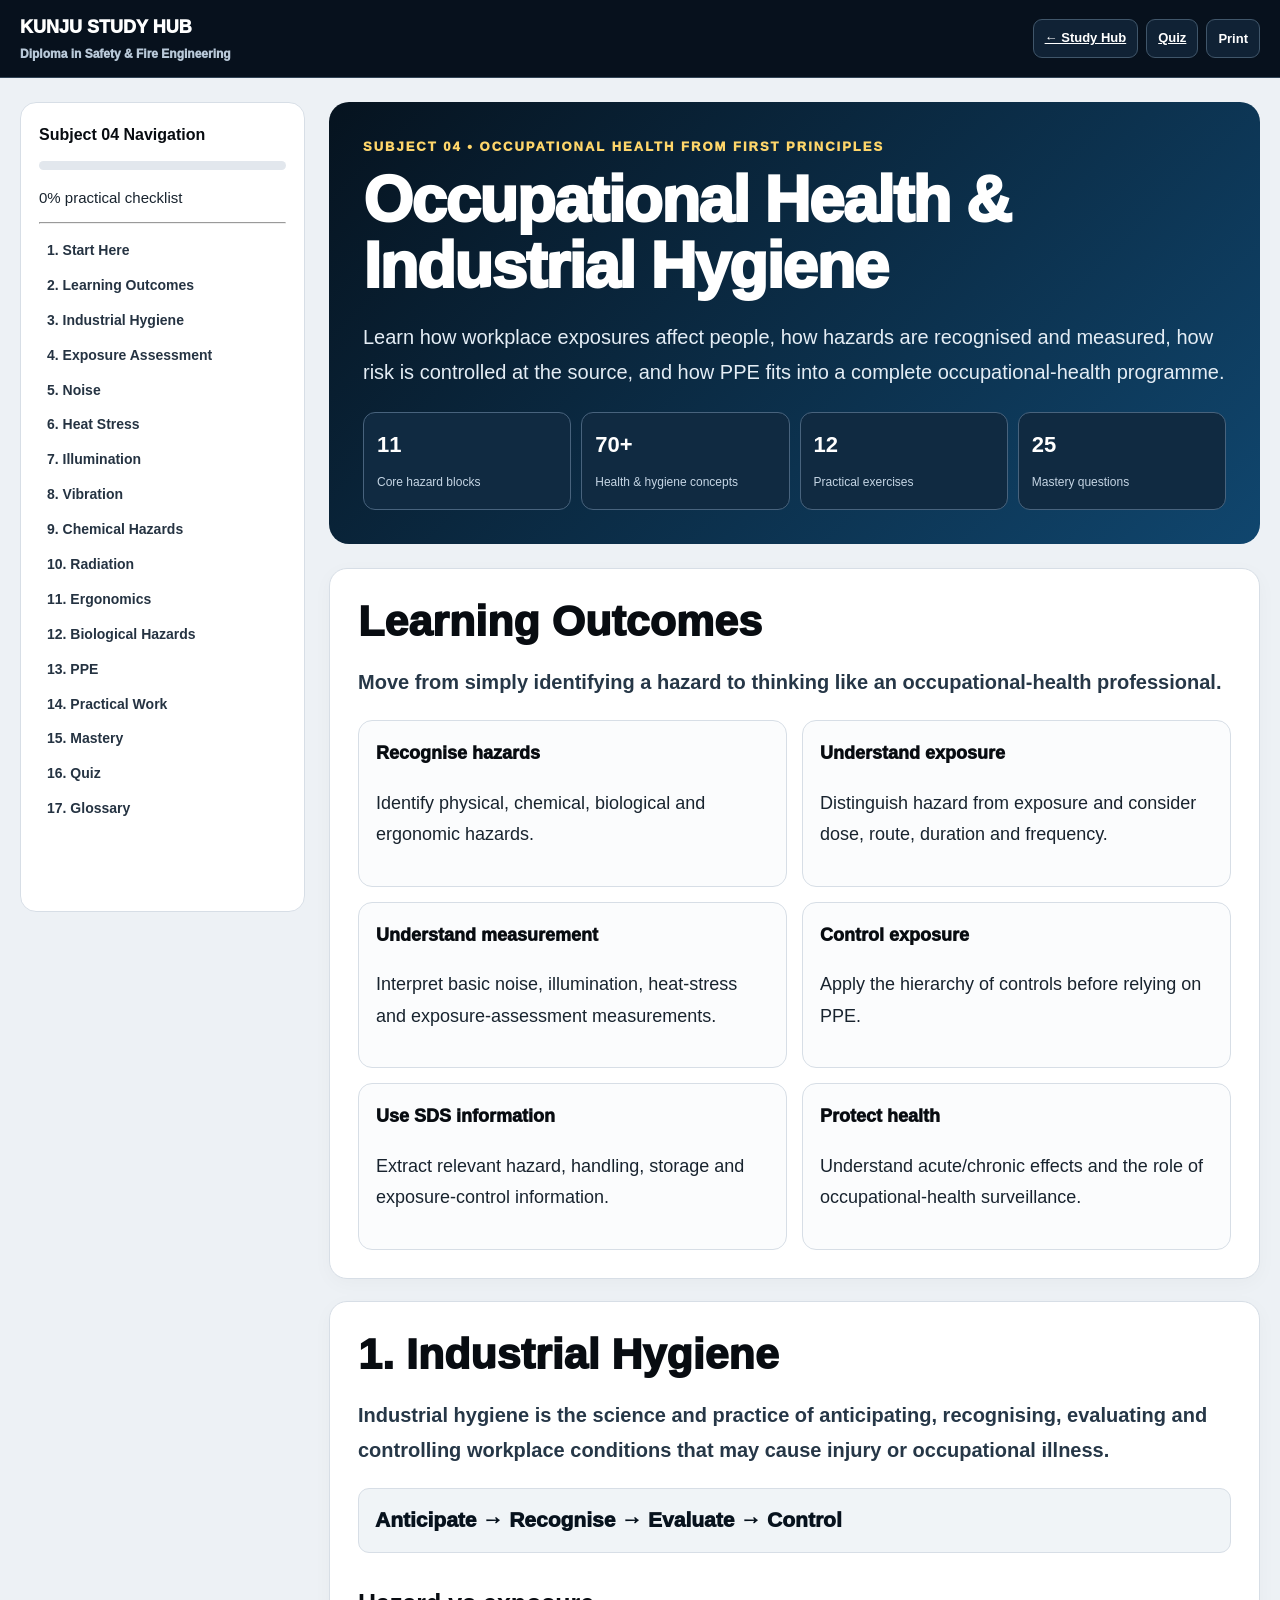
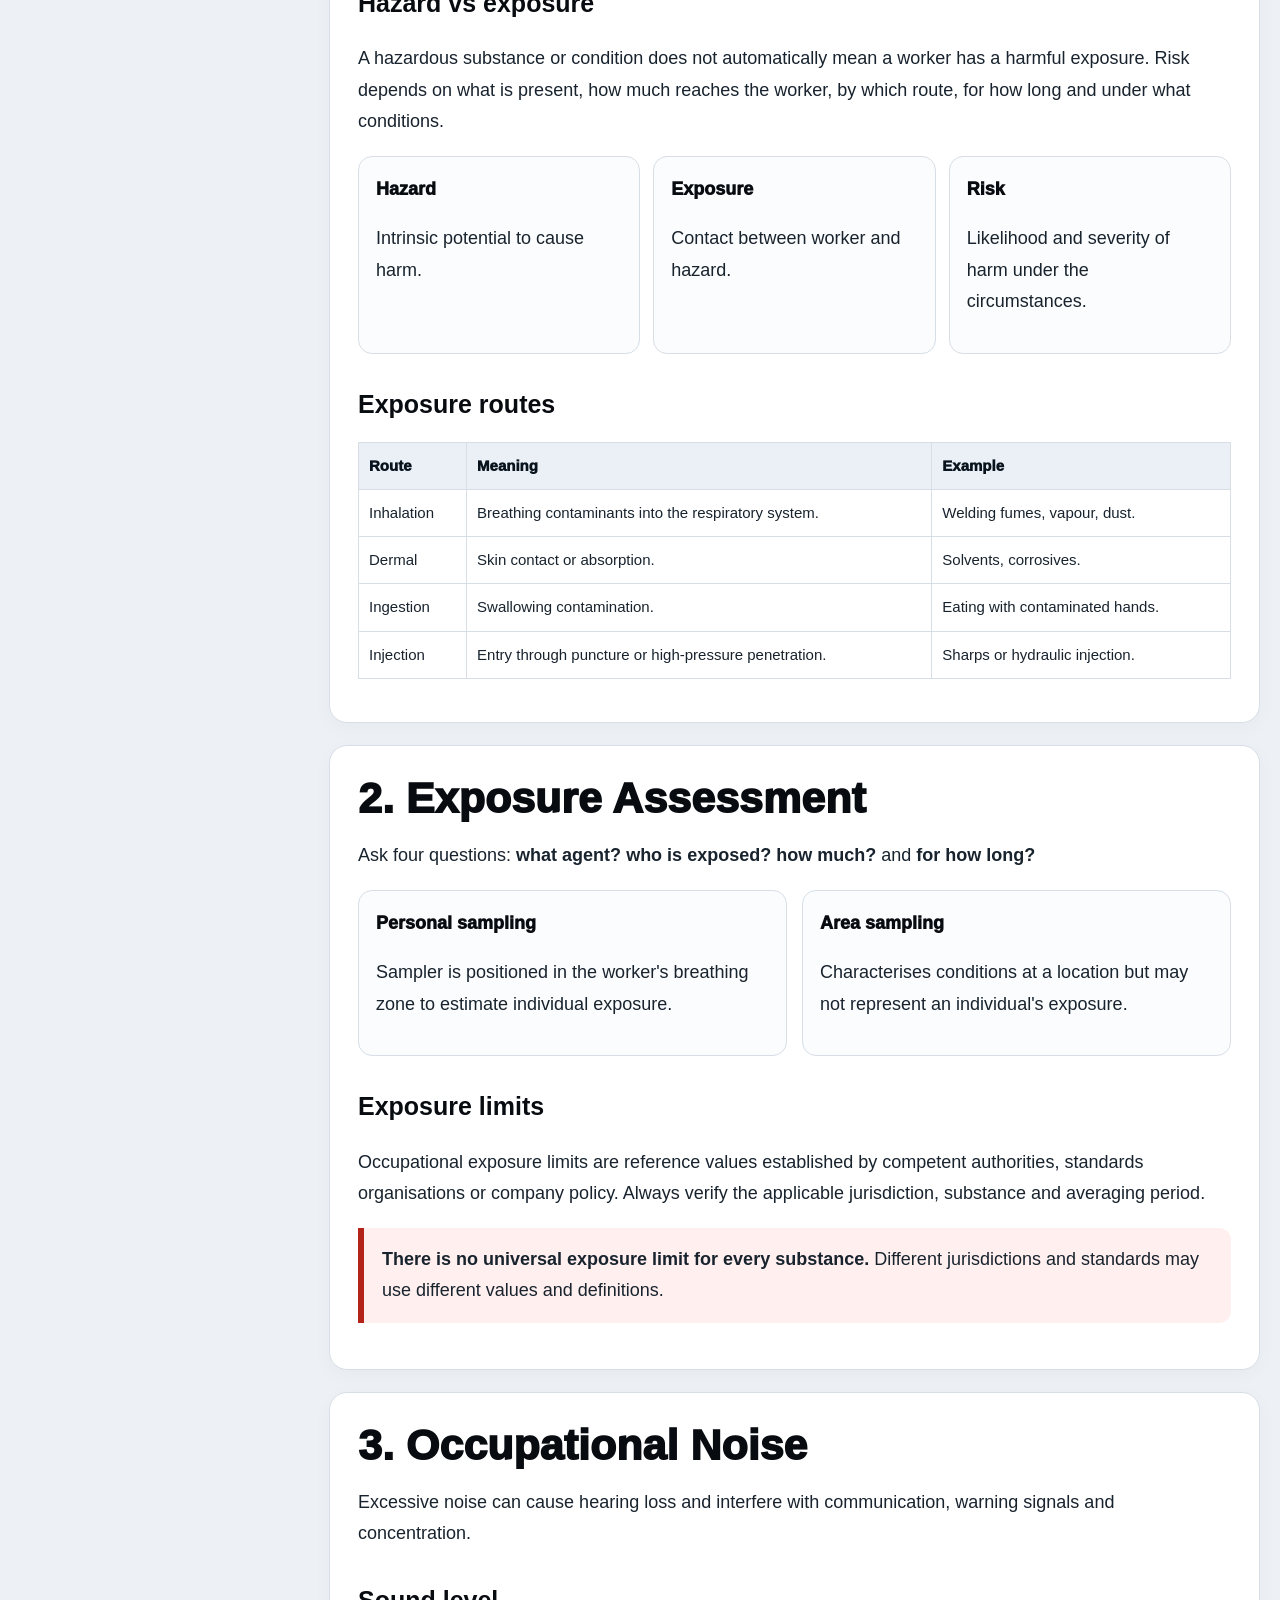
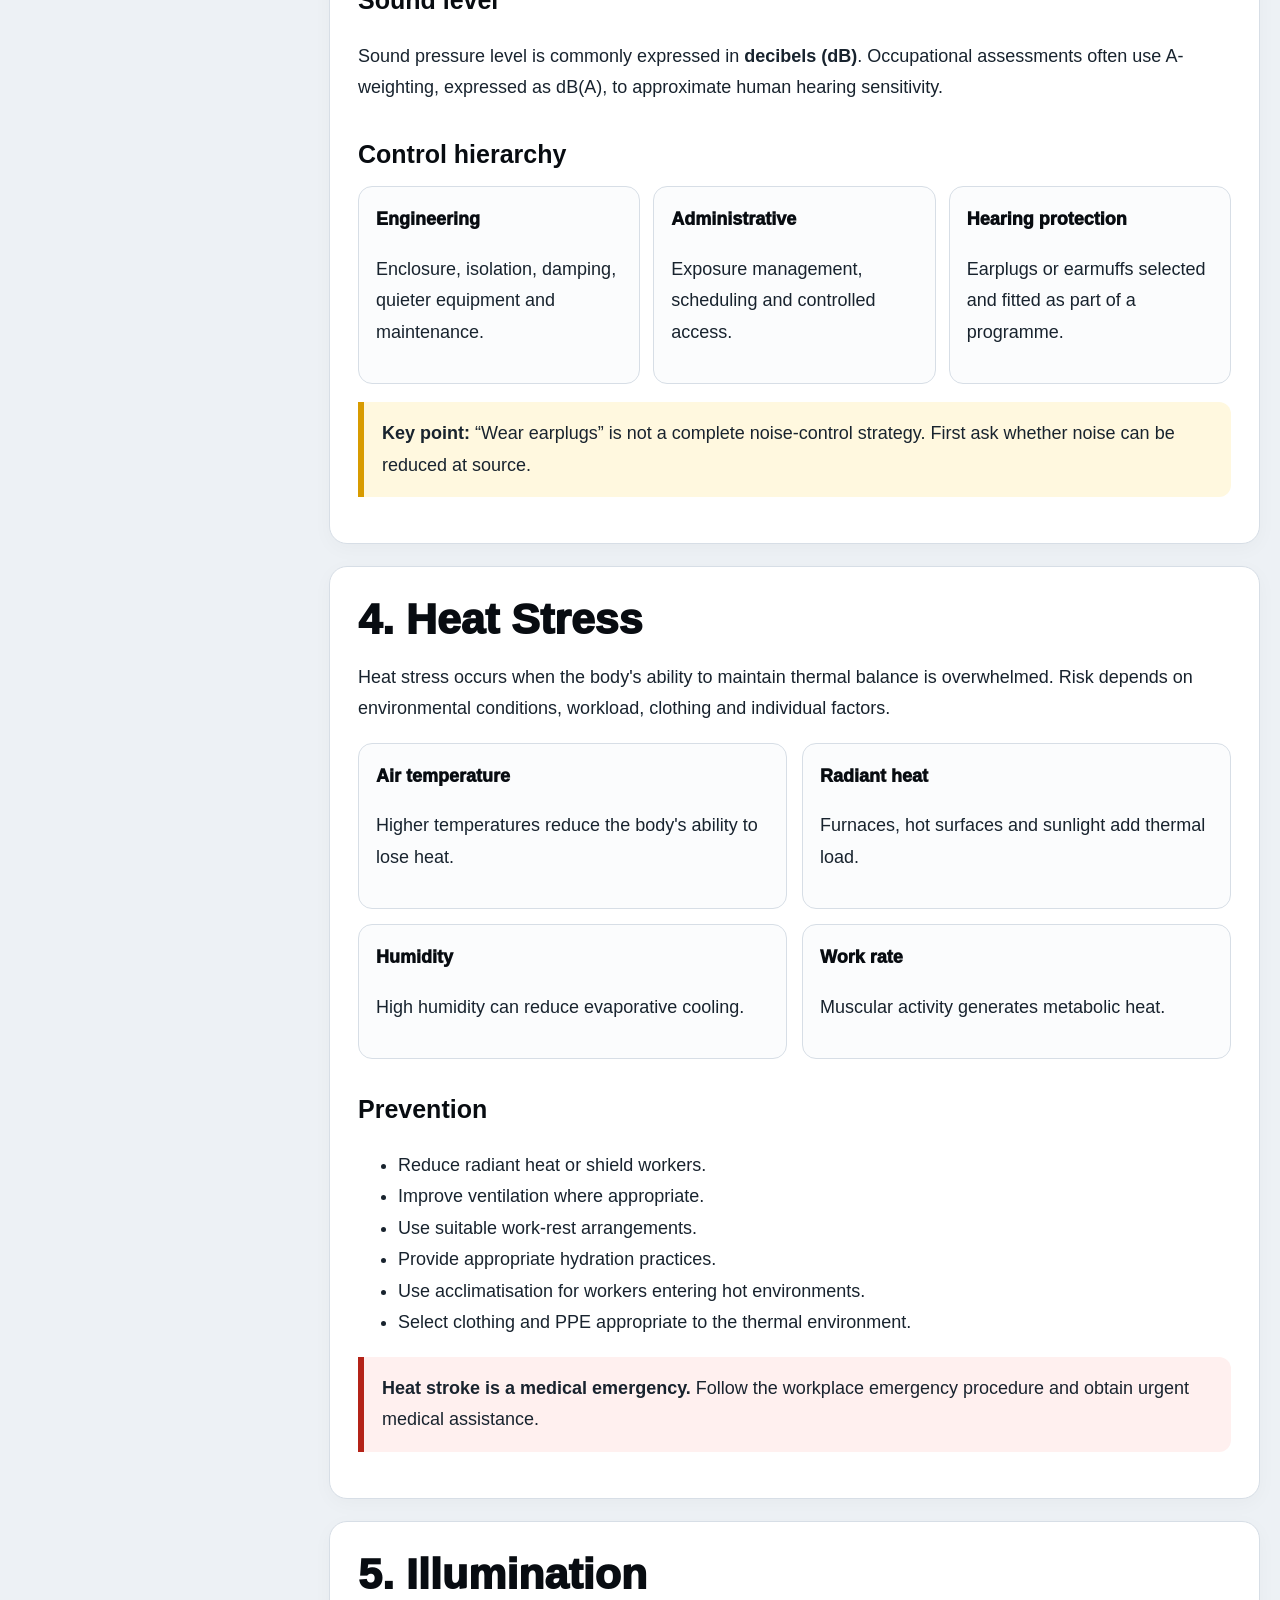
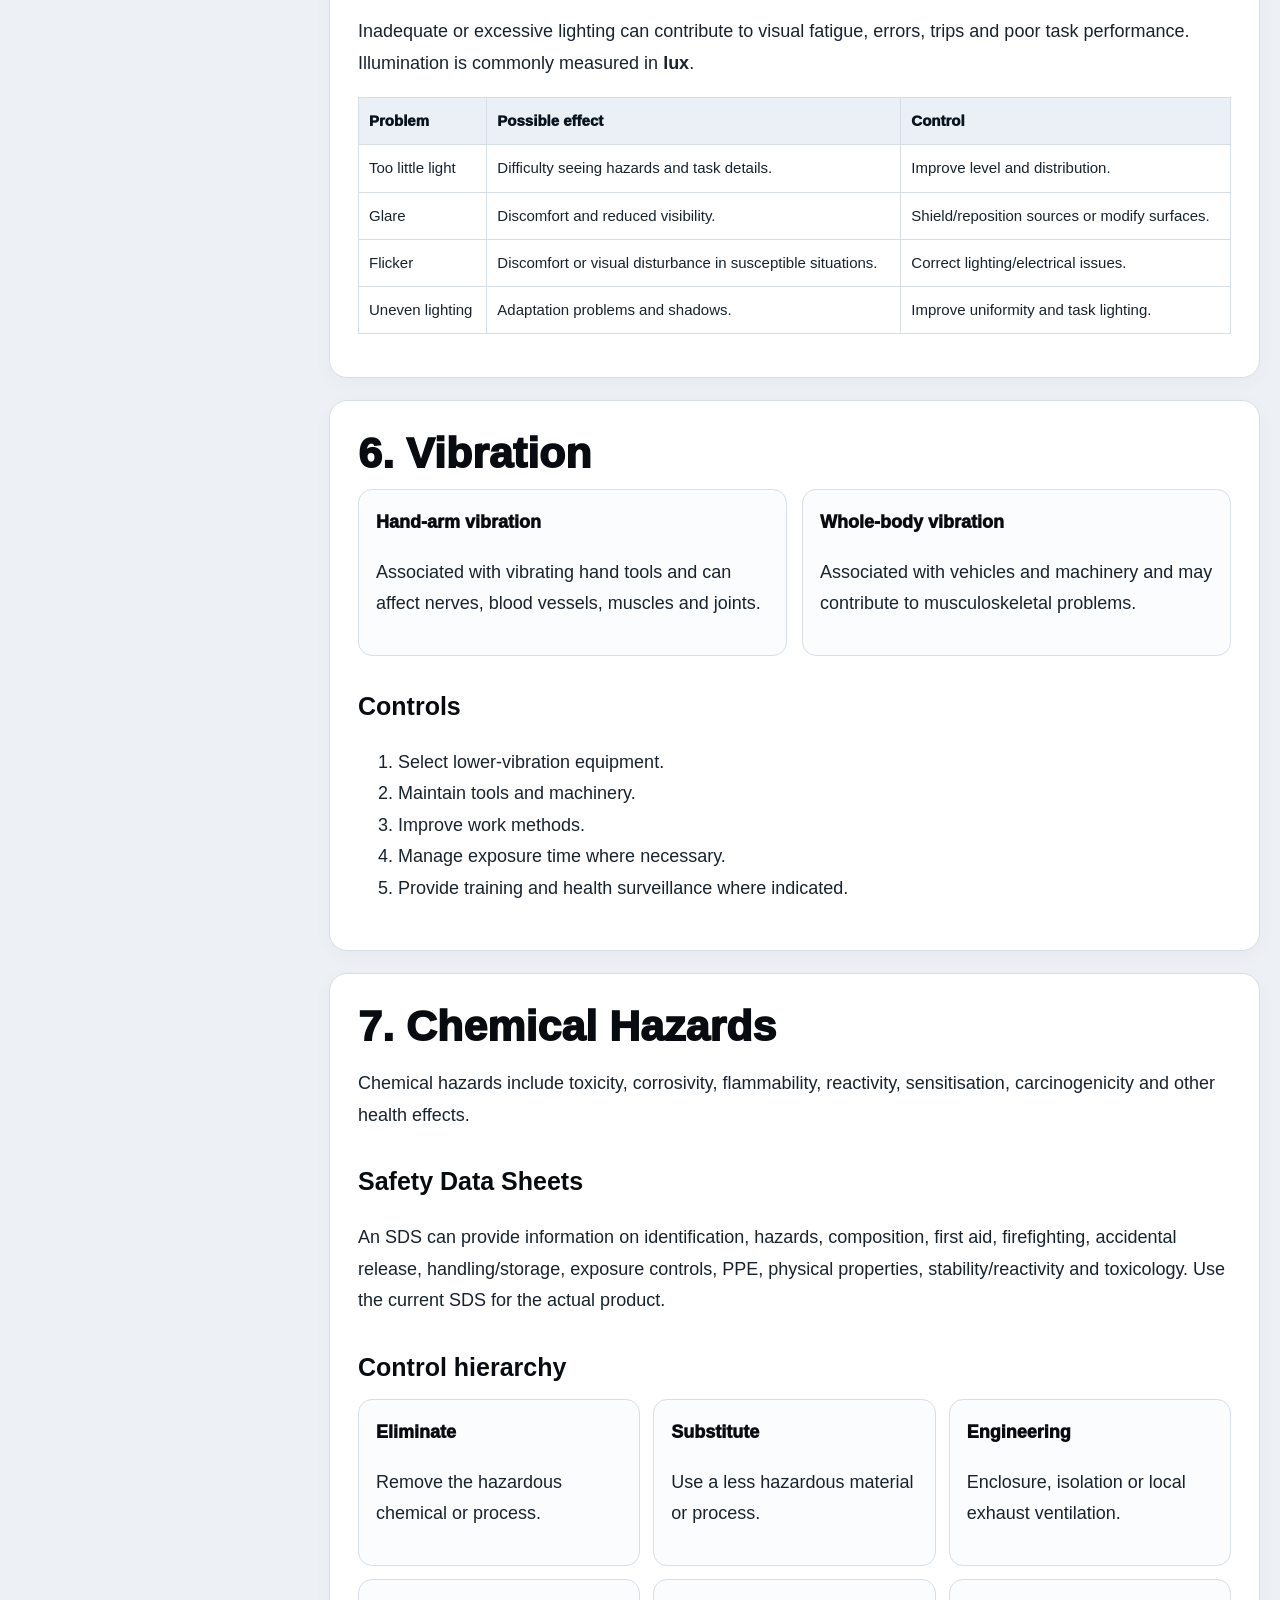
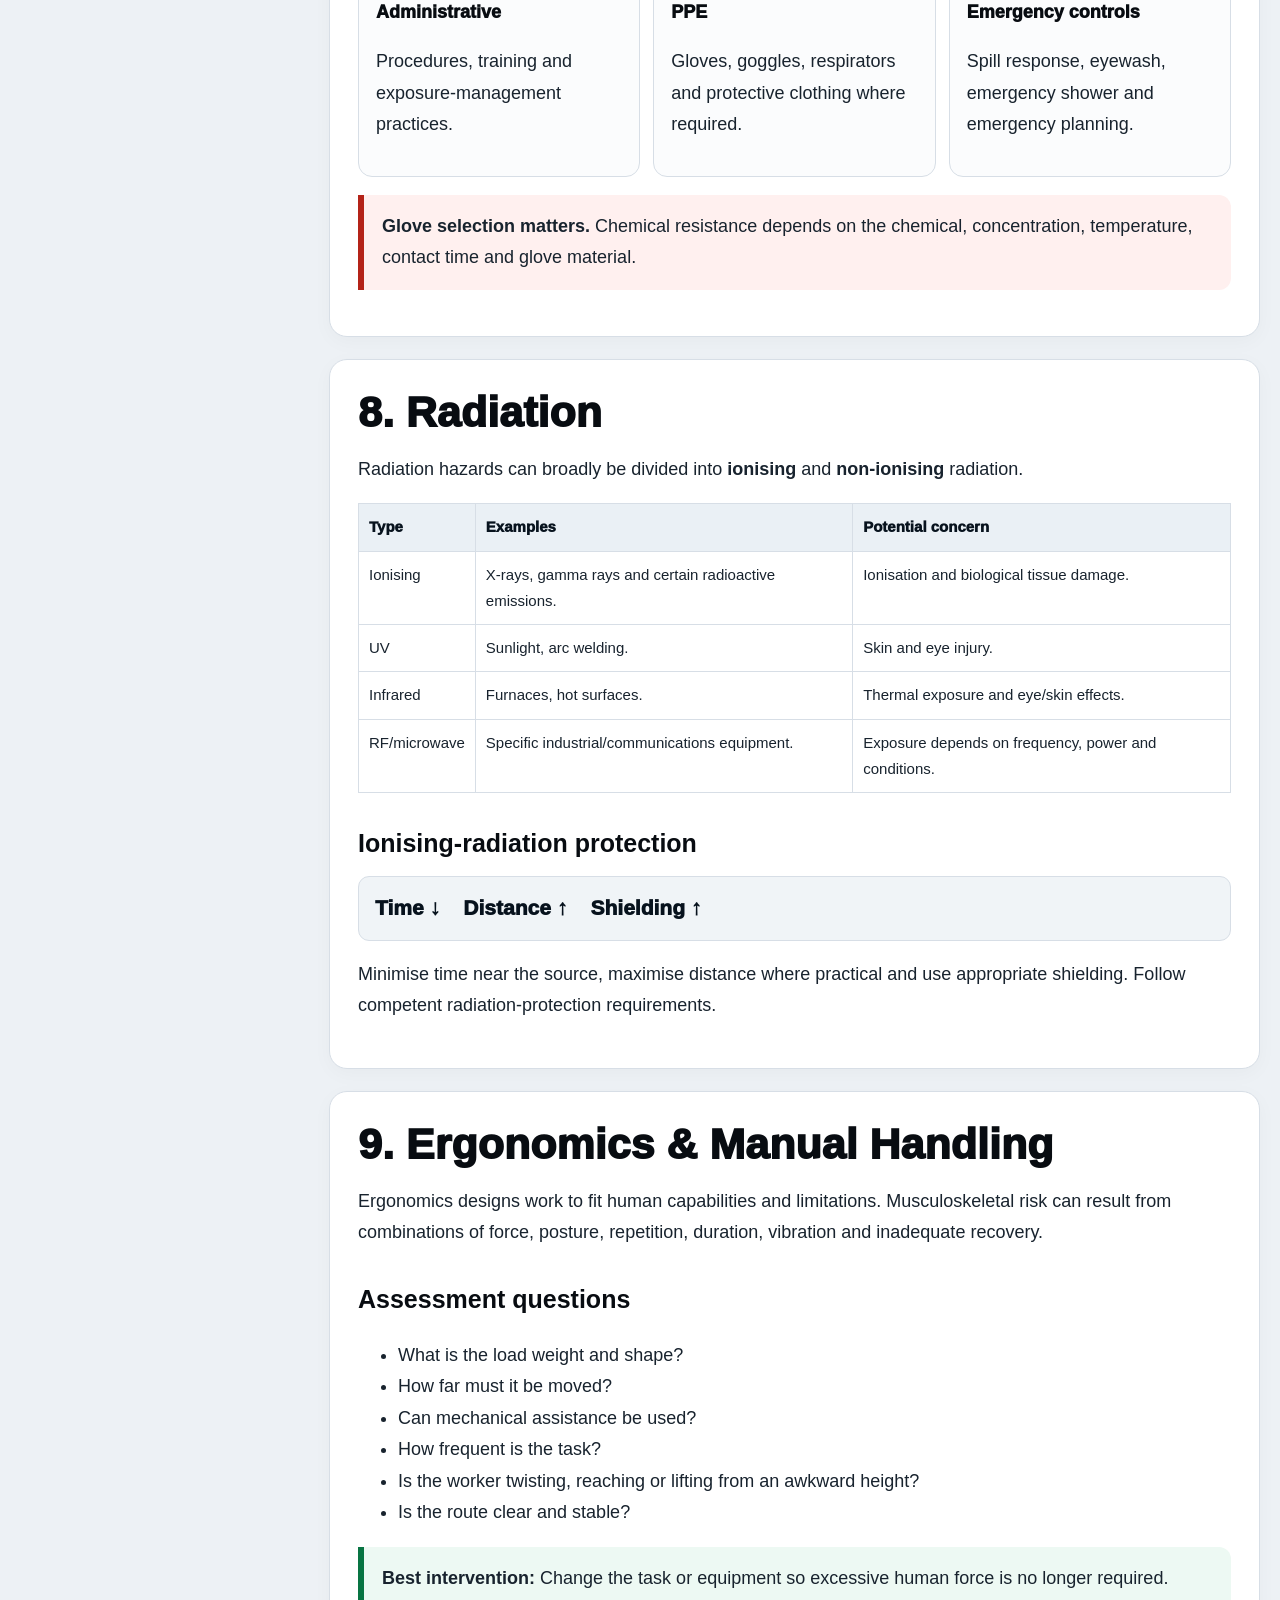
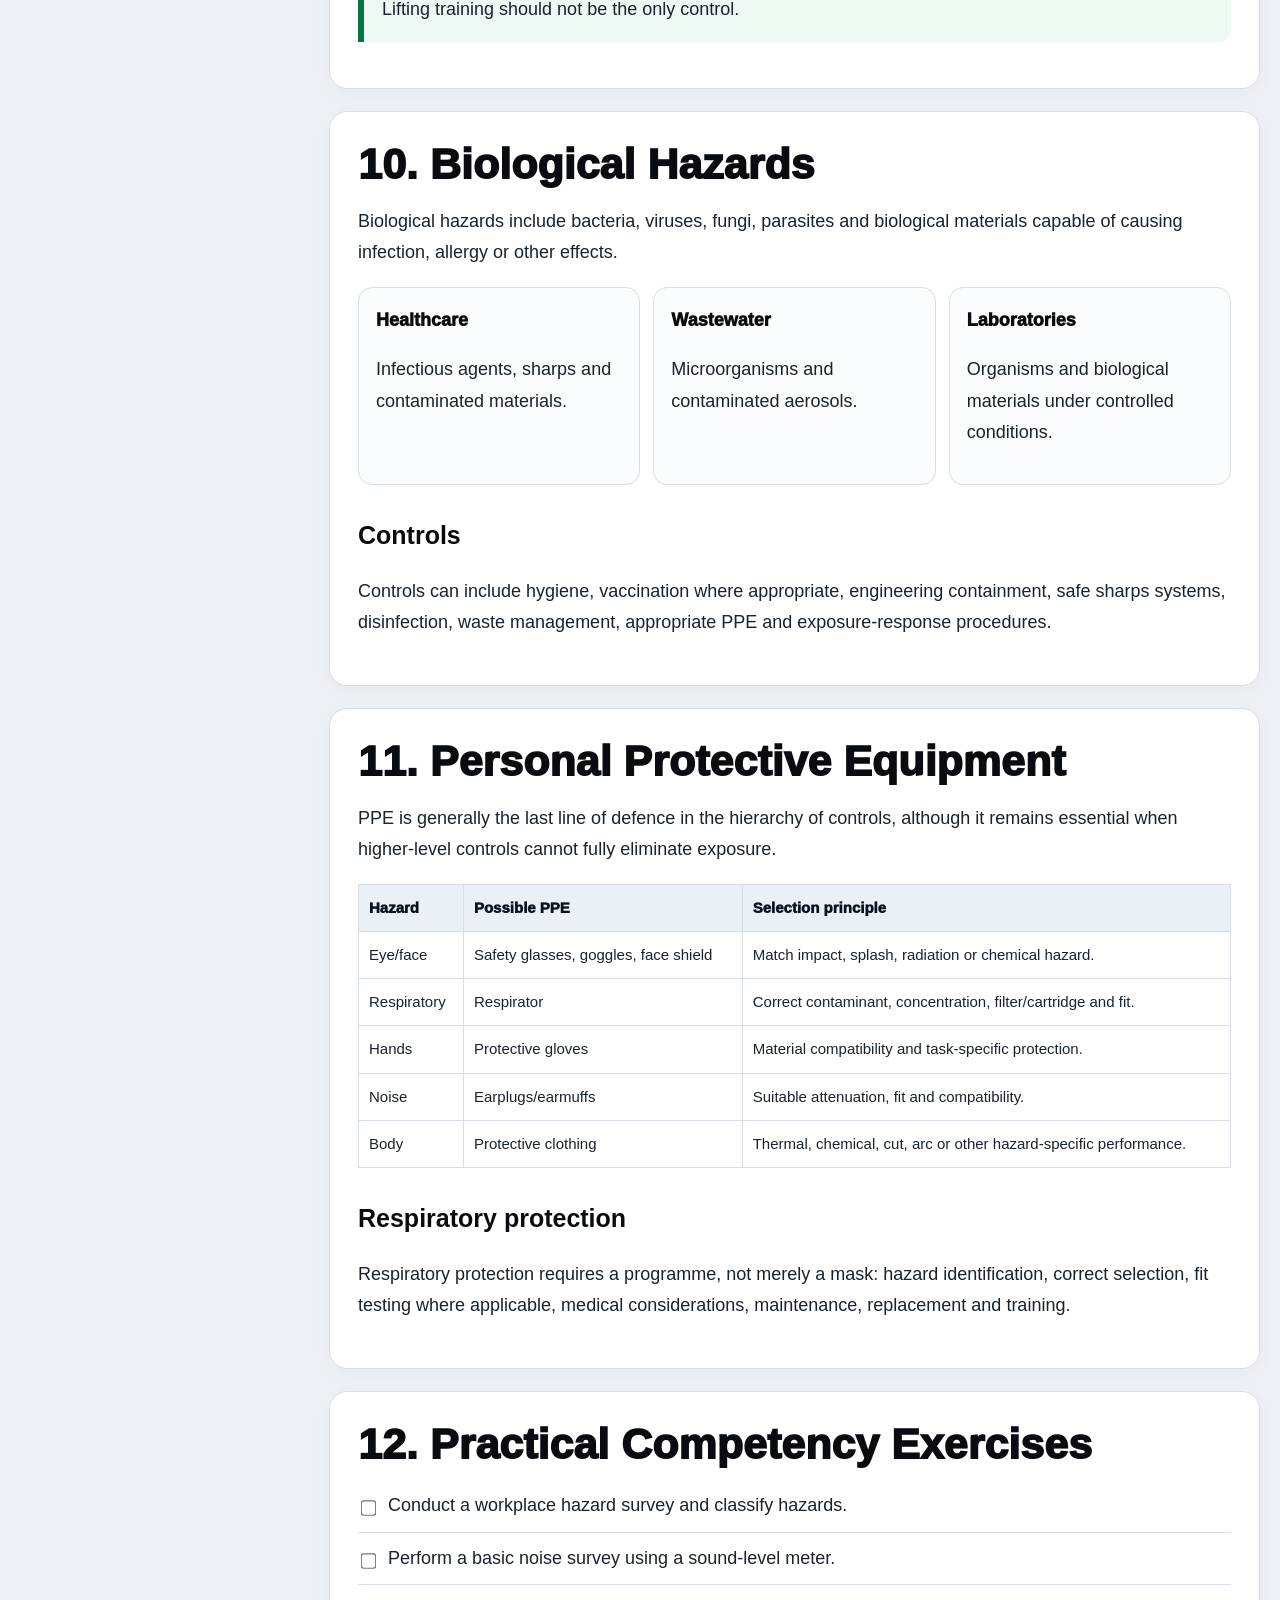
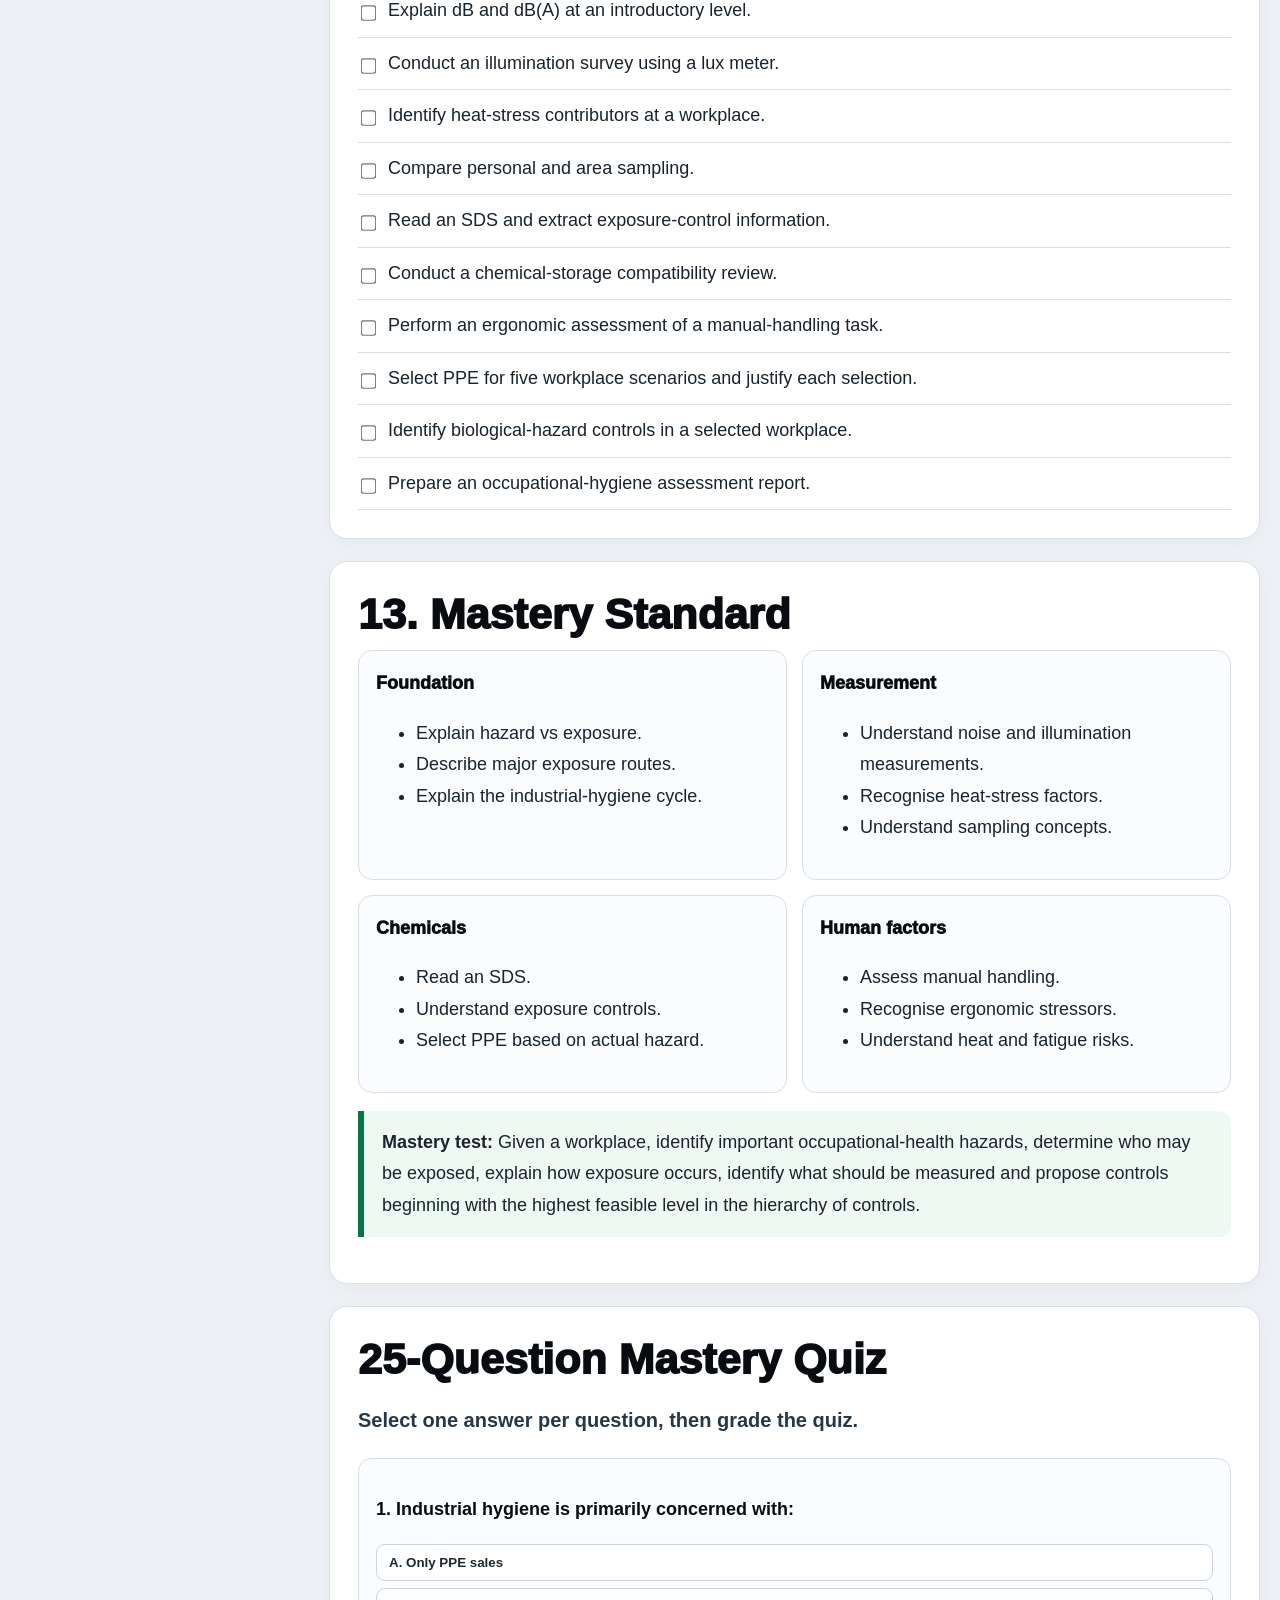
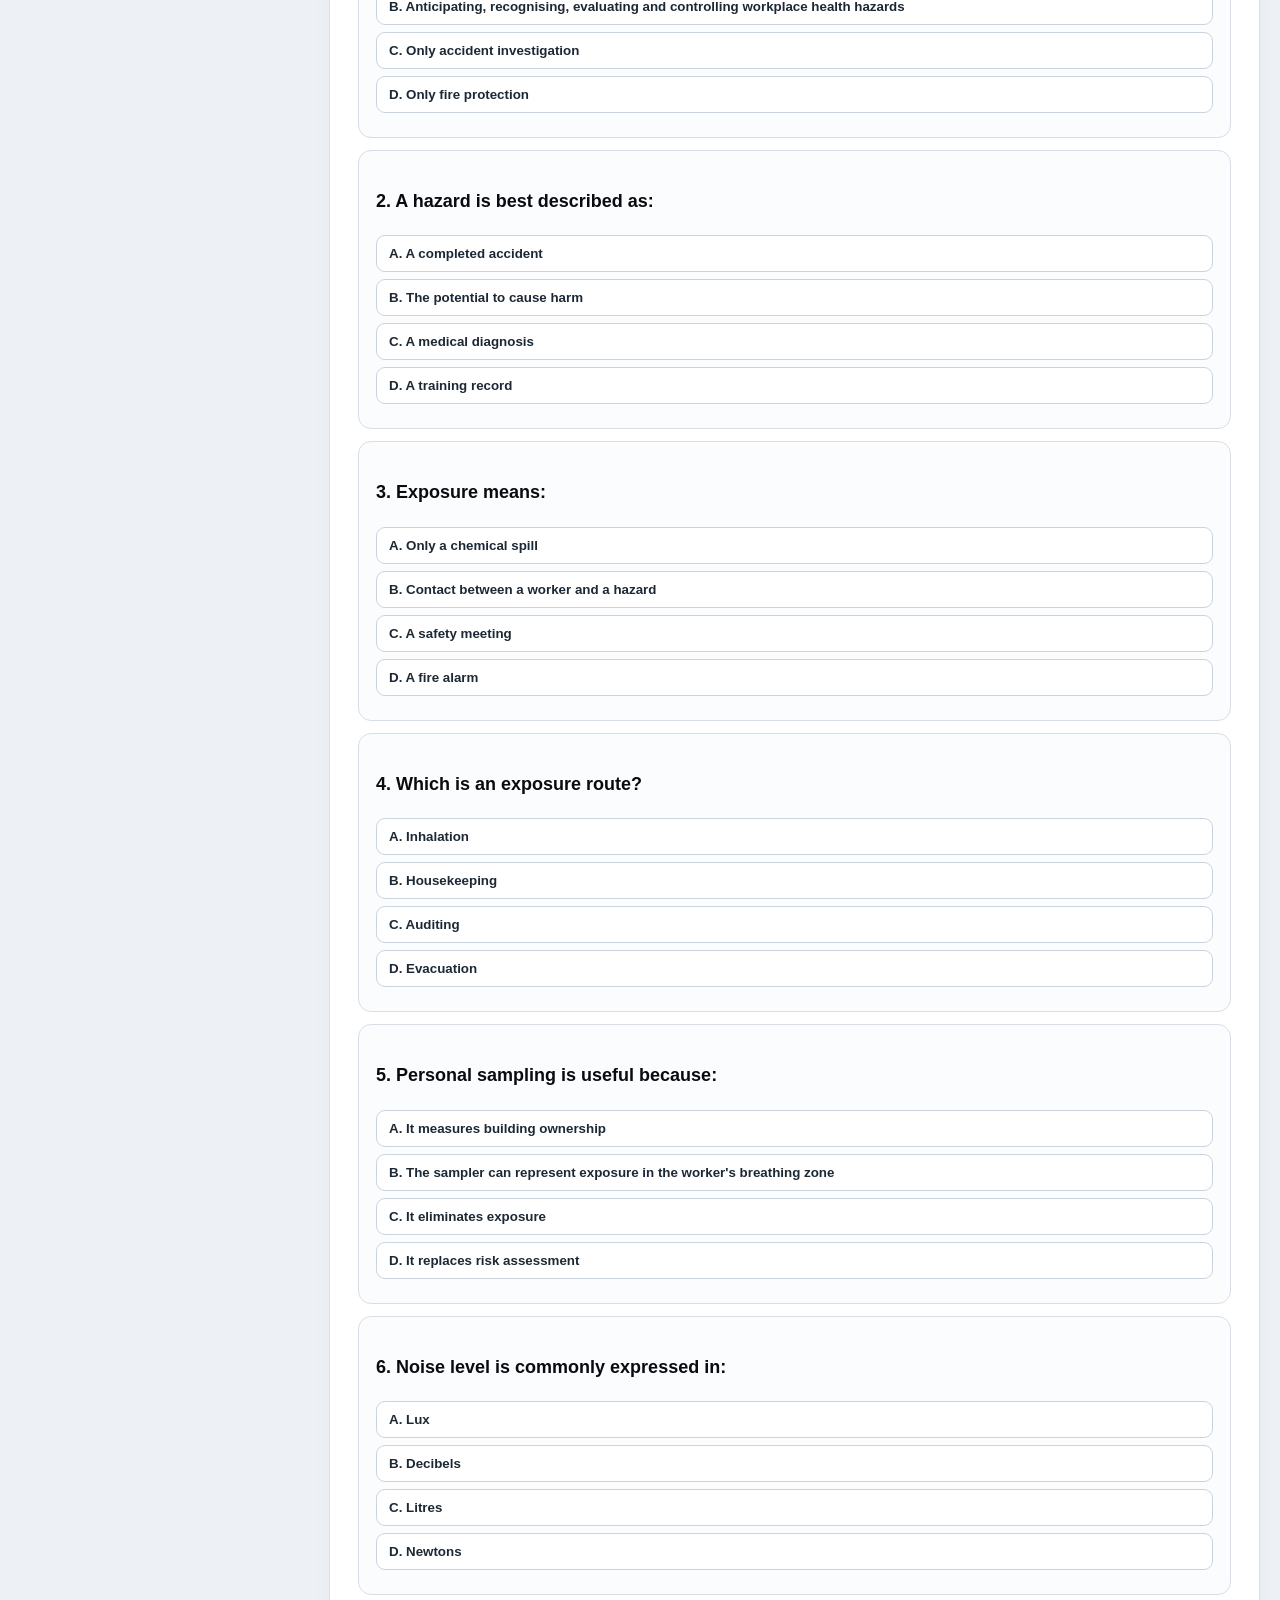
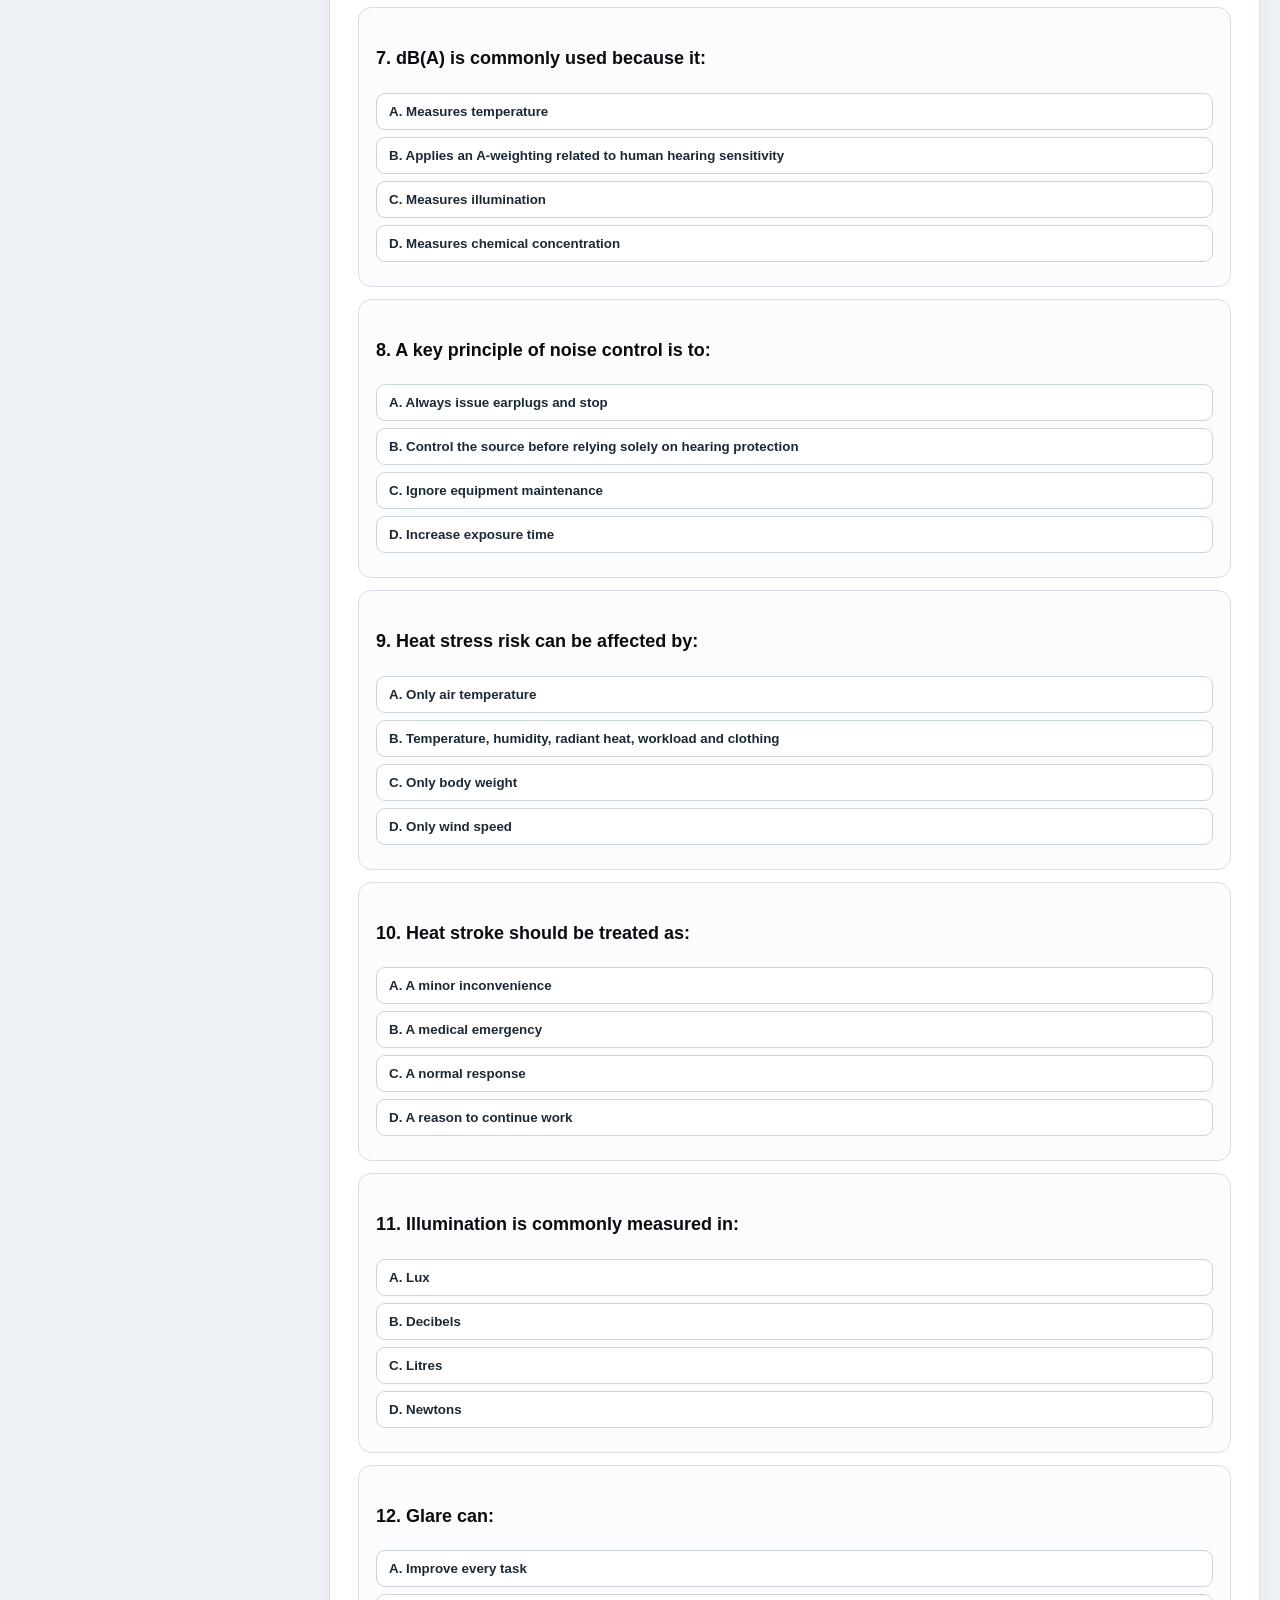
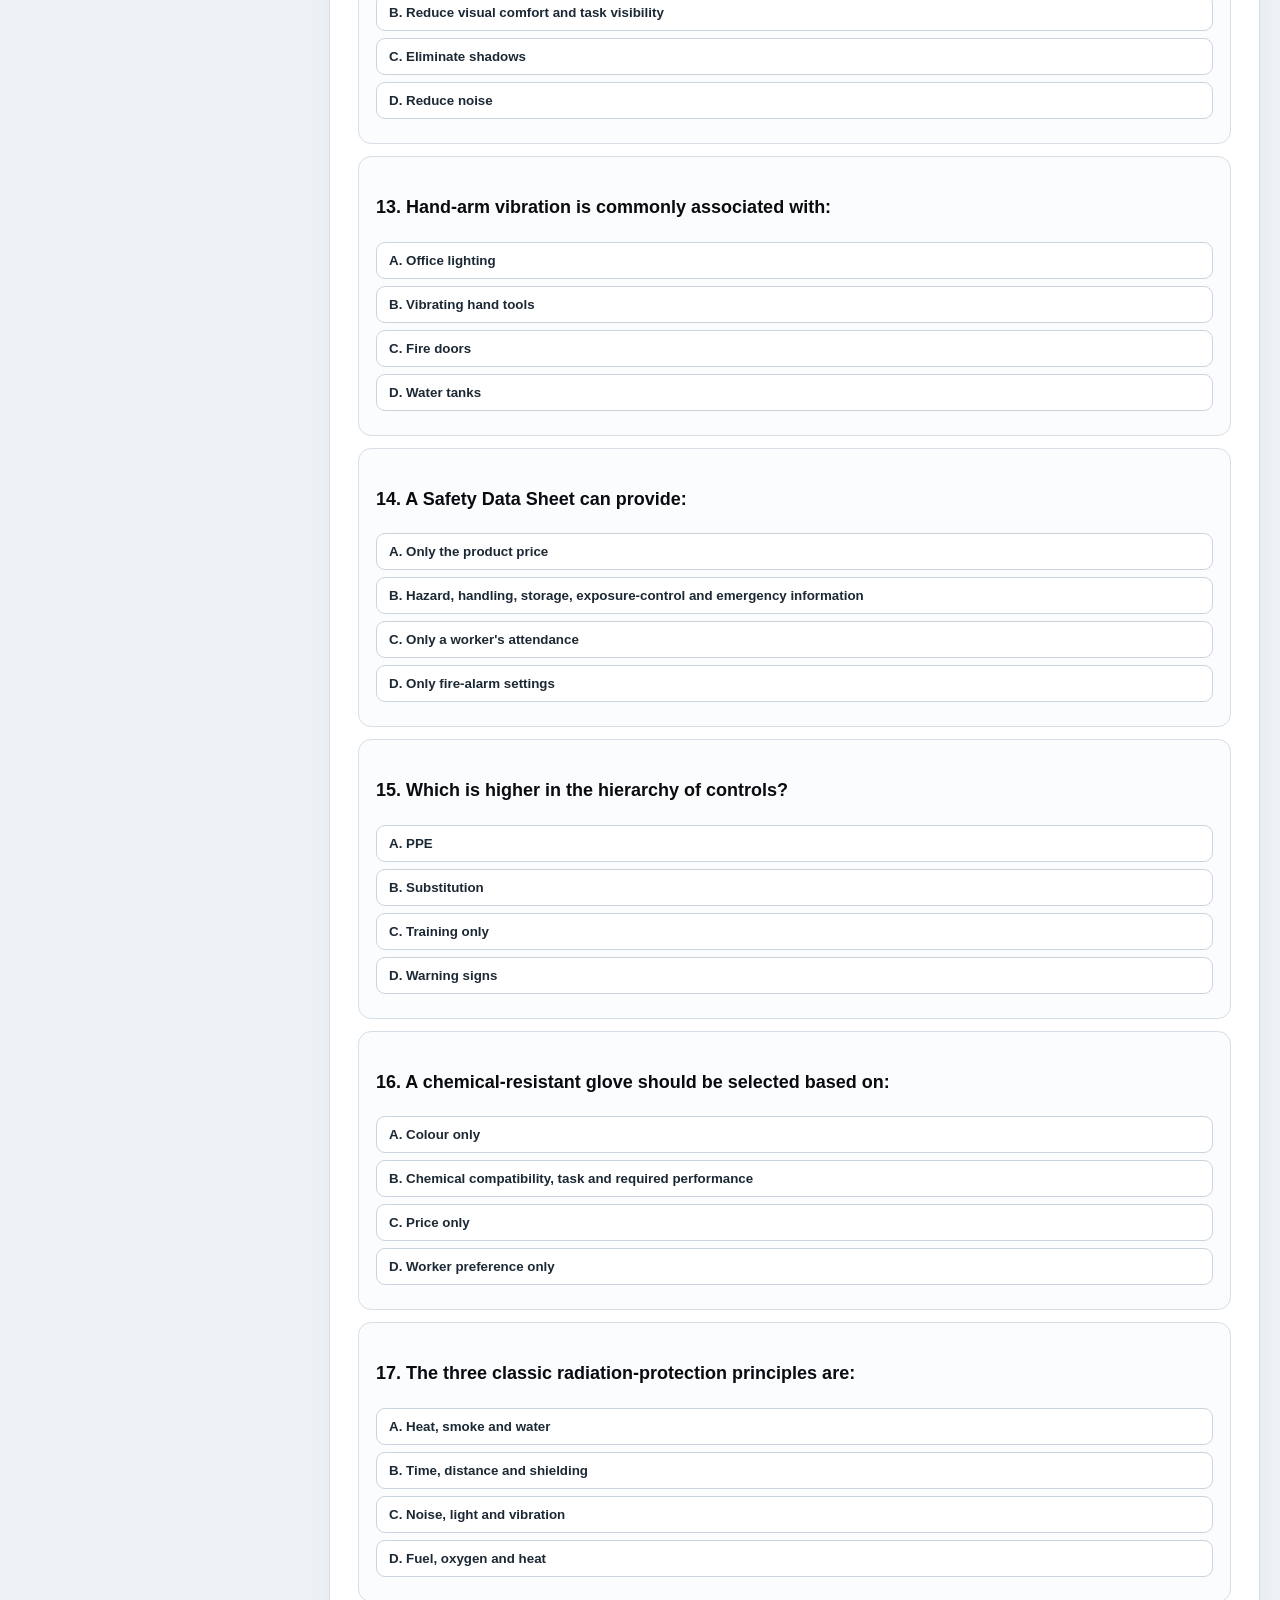
<file: subject-04-occupational-health.html>
<!doctype html>
<html lang="en">
<head>
<meta charset="utf-8"><meta name="viewport" content="width=device-width,initial-scale=1">
<title>Occupational Health & Industrial Hygiene — Kunju Study Hub</title>
<style>
:root{--ink:#080c11;--text:#18232e;--muted:#536271;--line:#d7dee6;--blue:#0b4f8a;--gold:#d89b00;--red:#b42318;--green:#087443}
*{box-sizing:border-box}html{scroll-behavior:smooth}body{margin:0;background:#edf1f5;color:var(--text);font:18px/1.75 Arial,system-ui,sans-serif}a{color:var(--blue);font-weight:800}
header{position:sticky;top:0;z-index:5;background:#07111d;color:#fff;border-bottom:1px solid #314456}header .in{max-width:1280px;margin:auto;padding:12px 20px;display:flex;align-items:center}.brand{font-weight:950}.brand small{display:block;color:#b8c8d8;font-size:12px}.actions{margin-left:auto;display:flex;gap:8px}.actions a,.actions button{color:#fff;background:#102235;border:1px solid #40566a;border-radius:9px;padding:7px 11px;font-size:13px;font-weight:900;cursor:pointer}
.layout{max-width:1280px;margin:auto;padding:24px 20px 70px;display:grid;grid-template-columns:285px 1fr;gap:24px}aside{position:sticky;top:70px;height:calc(100vh - 90px);overflow:auto;background:#fff;border:1px solid var(--line);border-radius:16px;padding:18px}aside h3{margin:0;color:var(--ink);font-size:16px}aside a{display:block;color:#253342;text-decoration:none;font-size:14px;line-height:1.35;padding:8px;border-radius:8px}aside a:hover{background:#edf4fa}.progress{height:9px;background:#e2e7ed;border-radius:99px;margin:12px 0;overflow:hidden}.progress i{display:block;height:100%;width:0;background:var(--gold)}
.hero{background:linear-gradient(135deg,#06131f,#10466e);color:#fff;border-radius:20px;padding:34px;margin-bottom:24px}.kicker{font-size:13px;letter-spacing:2px;text-transform:uppercase;color:#ffd66a;font-weight:950}h1{font-size:clamp(38px,5vw,66px);line-height:1.03;letter-spacing:-1.7px;margin:10px 0 18px;font-weight:950}.hero p{font-size:20px;color:#e4edf5;max-width:920px}.stats{display:grid;grid-template-columns:repeat(4,1fr);gap:10px;margin-top:22px}.stat{background:#102a41;border:1px solid #48637d;border-radius:12px;padding:13px}.stat b{display:block;font-size:22px}.stat span{font-size:12px;color:#c5d5e4}
.section{background:#fff;border:1px solid var(--line);border-radius:18px;padding:28px;margin-bottom:22px;box-shadow:0 5px 20px #00000008}h2{font-size:clamp(29px,4vw,43px);line-height:1.12;color:var(--ink);margin:0 0 12px;font-weight:950}h3{font-size:25px;color:var(--ink);margin:29px 0 10px;font-weight:900}.lead{font-size:20px;color:#263747;font-weight:550}
.grid2{display:grid;grid-template-columns:1fr 1fr;gap:15px}.grid3{display:grid;grid-template-columns:repeat(3,1fr);gap:13px}.card{background:#fbfcfd;border:1px solid var(--line);border-radius:14px;padding:17px}.card b{color:var(--ink);font-weight:950}
.note,.danger,.success{padding:16px 18px;border-radius:0 12px 12px 0;margin:18px 0}.note{background:#fff8df;border-left:6px solid var(--gold)}.danger{background:#fff0ef;border-left:6px solid var(--red)}.success{background:#edf9f3;border-left:6px solid var(--green)}
table{width:100%;border-collapse:collapse;margin:15px 0;font-size:15px}th,td{border:1px solid var(--line);padding:10px;vertical-align:top;text-align:left}th{background:#eaf0f5;color:#08131e;font-weight:950}.formula{background:#f0f4f7;border:1px solid var(--line);padding:13px 16px;border-radius:11px;font-size:21px;font-weight:950;color:#07121d}
.quiz{border:1px solid var(--line);border-radius:13px;background:#fbfcfd;padding:17px;margin:12px 0}.quiz p{font-weight:900;color:var(--ink)}.option{display:block;width:100%;text-align:left;border:1px solid #cbd4de;background:#fff;border-radius:9px;padding:10px 12px;margin:7px 0;cursor:pointer;color:#1c2935;font-weight:600}.option.correct{background:#e6f7ee;border-color:#42a875}.option.wrong{background:#fff0ef;border-color:#d86c64}.answer{display:none;margin-top:9px;font-weight:750}.answer.show{display:block}
.checklist label{display:flex;gap:10px;padding:10px 0;border-bottom:1px solid var(--line)}.checklist input{margin-top:7px;transform:scale(1.2)}.nav{display:flex;justify-content:space-between;gap:10px}.nav a{background:var(--blue);color:#fff;padding:11px 15px;border-radius:10px;text-decoration:none}
@media(max-width:950px){.layout{grid-template-columns:1fr}aside{position:relative;top:auto;height:auto}.stats{grid-template-columns:1fr 1fr}.grid3{grid-template-columns:1fr}}@media(max-width:620px){body{font-size:17px}.layout{padding:12px}.section,.hero{padding:21px}.grid2,.stats{grid-template-columns:1fr}.hero p{font-size:18px}}
</style></head>
<body>
<header><div class="in"><div class="brand">KUNJU STUDY HUB<small>Diploma in Safety & Fire Engineering</small></div><div class="actions"><a href="index.html">← Study Hub</a><a href="#quiz">Quiz</a><button onclick="window.print()">Print</button></div></div></header>
<div class="layout">
<aside><h3>Subject 04 Navigation</h3><div class="progress"><i id="bar"></i></div><small id="pt">0% practical checklist</small><hr>
<a href="#start">1. Start Here</a><a href="#outcomes">2. Learning Outcomes</a><a href="#hygiene">3. Industrial Hygiene</a><a href="#exposure">4. Exposure Assessment</a><a href="#noise">5. Noise</a><a href="#heat">6. Heat Stress</a><a href="#lighting">7. Illumination</a><a href="#vibration">8. Vibration</a><a href="#chemicals">9. Chemical Hazards</a><a href="#radiation">10. Radiation</a><a href="#ergonomics">11. Ergonomics</a><a href="#biological">12. Biological Hazards</a><a href="#ppe">13. PPE</a><a href="#practical">14. Practical Work</a><a href="#mastery">15. Mastery</a><a href="#quiz">16. Quiz</a><a href="#glossary">17. Glossary</a></aside>
<main>
<section class="hero" id="start"><div class="kicker">Subject 04 • Occupational health from first principles</div><h1>Occupational Health & Industrial Hygiene</h1><p>Learn how workplace exposures affect people, how hazards are recognised and measured, how risk is controlled at the source, and how PPE fits into a complete occupational-health programme.</p><div class="stats"><div class="stat"><b>11</b><span>Core hazard blocks</span></div><div class="stat"><b>70+</b><span>Health & hygiene concepts</span></div><div class="stat"><b>12</b><span>Practical exercises</span></div><div class="stat"><b>25</b><span>Mastery questions</span></div></div></section>

<section class="section" id="outcomes"><h2>Learning Outcomes</h2><p class="lead">Move from simply identifying a hazard to thinking like an occupational-health professional.</p><div class="grid2">
<div class="card"><b>Recognise hazards</b><p>Identify physical, chemical, biological and ergonomic hazards.</p></div><div class="card"><b>Understand exposure</b><p>Distinguish hazard from exposure and consider dose, route, duration and frequency.</p></div><div class="card"><b>Understand measurement</b><p>Interpret basic noise, illumination, heat-stress and exposure-assessment measurements.</p></div><div class="card"><b>Control exposure</b><p>Apply the hierarchy of controls before relying on PPE.</p></div><div class="card"><b>Use SDS information</b><p>Extract relevant hazard, handling, storage and exposure-control information.</p></div><div class="card"><b>Protect health</b><p>Understand acute/chronic effects and the role of occupational-health surveillance.</p></div>
</div></section>

<section class="section" id="hygiene"><h2>1. Industrial Hygiene</h2><p class="lead"><b>Industrial hygiene</b> is the science and practice of anticipating, recognising, evaluating and controlling workplace conditions that may cause injury or occupational illness.</p><div class="formula">Anticipate → Recognise → Evaluate → Control</div>
<h3>Hazard vs exposure</h3><p>A hazardous substance or condition does not automatically mean a worker has a harmful exposure. Risk depends on what is present, how much reaches the worker, by which route, for how long and under what conditions.</p><div class="grid3"><div class="card"><b>Hazard</b><p>Intrinsic potential to cause harm.</p></div><div class="card"><b>Exposure</b><p>Contact between worker and hazard.</p></div><div class="card"><b>Risk</b><p>Likelihood and severity of harm under the circumstances.</p></div></div>
<h3>Exposure routes</h3><table><tr><th>Route</th><th>Meaning</th><th>Example</th></tr><tr><td>Inhalation</td><td>Breathing contaminants into the respiratory system.</td><td>Welding fumes, vapour, dust.</td></tr><tr><td>Dermal</td><td>Skin contact or absorption.</td><td>Solvents, corrosives.</td></tr><tr><td>Ingestion</td><td>Swallowing contamination.</td><td>Eating with contaminated hands.</td></tr><tr><td>Injection</td><td>Entry through puncture or high-pressure penetration.</td><td>Sharps or hydraulic injection.</td></tr></table></section>

<section class="section" id="exposure"><h2>2. Exposure Assessment</h2><p>Ask four questions: <b>what agent?</b> <b>who is exposed?</b> <b>how much?</b> and <b>for how long?</b></p><div class="grid2"><div class="card"><b>Personal sampling</b><p>Sampler is positioned in the worker's breathing zone to estimate individual exposure.</p></div><div class="card"><b>Area sampling</b><p>Characterises conditions at a location but may not represent an individual's exposure.</p></div></div><h3>Exposure limits</h3><p>Occupational exposure limits are reference values established by competent authorities, standards organisations or company policy. Always verify the applicable jurisdiction, substance and averaging period.</p><div class="danger"><b>There is no universal exposure limit for every substance.</b> Different jurisdictions and standards may use different values and definitions.</div></section>

<section class="section" id="noise"><h2>3. Occupational Noise</h2><p>Excessive noise can cause hearing loss and interfere with communication, warning signals and concentration.</p><h3>Sound level</h3><p>Sound pressure level is commonly expressed in <b>decibels (dB)</b>. Occupational assessments often use A-weighting, expressed as dB(A), to approximate human hearing sensitivity.</p><h3>Control hierarchy</h3><div class="grid3"><div class="card"><b>Engineering</b><p>Enclosure, isolation, damping, quieter equipment and maintenance.</p></div><div class="card"><b>Administrative</b><p>Exposure management, scheduling and controlled access.</p></div><div class="card"><b>Hearing protection</b><p>Earplugs or earmuffs selected and fitted as part of a programme.</p></div></div><div class="note"><b>Key point:</b> “Wear earplugs” is not a complete noise-control strategy. First ask whether noise can be reduced at source.</div></section>

<section class="section" id="heat"><h2>4. Heat Stress</h2><p>Heat stress occurs when the body's ability to maintain thermal balance is overwhelmed. Risk depends on environmental conditions, workload, clothing and individual factors.</p><div class="grid2"><div class="card"><b>Air temperature</b><p>Higher temperatures reduce the body's ability to lose heat.</p></div><div class="card"><b>Radiant heat</b><p>Furnaces, hot surfaces and sunlight add thermal load.</p></div><div class="card"><b>Humidity</b><p>High humidity can reduce evaporative cooling.</p></div><div class="card"><b>Work rate</b><p>Muscular activity generates metabolic heat.</p></div></div><h3>Prevention</h3><ul><li>Reduce radiant heat or shield workers.</li><li>Improve ventilation where appropriate.</li><li>Use suitable work-rest arrangements.</li><li>Provide appropriate hydration practices.</li><li>Use acclimatisation for workers entering hot environments.</li><li>Select clothing and PPE appropriate to the thermal environment.</li></ul><div class="danger"><b>Heat stroke is a medical emergency.</b> Follow the workplace emergency procedure and obtain urgent medical assistance.</div></section>

<section class="section" id="lighting"><h2>5. Illumination</h2><p>Inadequate or excessive lighting can contribute to visual fatigue, errors, trips and poor task performance. Illumination is commonly measured in <b>lux</b>.</p><table><tr><th>Problem</th><th>Possible effect</th><th>Control</th></tr><tr><td>Too little light</td><td>Difficulty seeing hazards and task details.</td><td>Improve level and distribution.</td></tr><tr><td>Glare</td><td>Discomfort and reduced visibility.</td><td>Shield/reposition sources or modify surfaces.</td></tr><tr><td>Flicker</td><td>Discomfort or visual disturbance in susceptible situations.</td><td>Correct lighting/electrical issues.</td></tr><tr><td>Uneven lighting</td><td>Adaptation problems and shadows.</td><td>Improve uniformity and task lighting.</td></tr></table></section>

<section class="section" id="vibration"><h2>6. Vibration</h2><div class="grid2"><div class="card"><b>Hand-arm vibration</b><p>Associated with vibrating hand tools and can affect nerves, blood vessels, muscles and joints.</p></div><div class="card"><b>Whole-body vibration</b><p>Associated with vehicles and machinery and may contribute to musculoskeletal problems.</p></div></div><h3>Controls</h3><ol><li>Select lower-vibration equipment.</li><li>Maintain tools and machinery.</li><li>Improve work methods.</li><li>Manage exposure time where necessary.</li><li>Provide training and health surveillance where indicated.</li></ol></section>

<section class="section" id="chemicals"><h2>7. Chemical Hazards</h2><p>Chemical hazards include toxicity, corrosivity, flammability, reactivity, sensitisation, carcinogenicity and other health effects.</p><h3>Safety Data Sheets</h3><p>An SDS can provide information on identification, hazards, composition, first aid, firefighting, accidental release, handling/storage, exposure controls, PPE, physical properties, stability/reactivity and toxicology. Use the current SDS for the actual product.</p><h3>Control hierarchy</h3><div class="grid3"><div class="card"><b>Eliminate</b><p>Remove the hazardous chemical or process.</p></div><div class="card"><b>Substitute</b><p>Use a less hazardous material or process.</p></div><div class="card"><b>Engineering</b><p>Enclosure, isolation or local exhaust ventilation.</p></div><div class="card"><b>Administrative</b><p>Procedures, training and exposure-management practices.</p></div><div class="card"><b>PPE</b><p>Gloves, goggles, respirators and protective clothing where required.</p></div><div class="card"><b>Emergency controls</b><p>Spill response, eyewash, emergency shower and emergency planning.</p></div></div><div class="danger"><b>Glove selection matters.</b> Chemical resistance depends on the chemical, concentration, temperature, contact time and glove material.</div></section>

<section class="section" id="radiation"><h2>8. Radiation</h2><p>Radiation hazards can broadly be divided into <b>ionising</b> and <b>non-ionising</b> radiation.</p><table><tr><th>Type</th><th>Examples</th><th>Potential concern</th></tr><tr><td>Ionising</td><td>X-rays, gamma rays and certain radioactive emissions.</td><td>Ionisation and biological tissue damage.</td></tr><tr><td>UV</td><td>Sunlight, arc welding.</td><td>Skin and eye injury.</td></tr><tr><td>Infrared</td><td>Furnaces, hot surfaces.</td><td>Thermal exposure and eye/skin effects.</td></tr><tr><td>RF/microwave</td><td>Specific industrial/communications equipment.</td><td>Exposure depends on frequency, power and conditions.</td></tr></table><h3>Ionising-radiation protection</h3><div class="formula">Time ↓ &nbsp;&nbsp; Distance ↑ &nbsp;&nbsp; Shielding ↑</div><p>Minimise time near the source, maximise distance where practical and use appropriate shielding. Follow competent radiation-protection requirements.</p></section>

<section class="section" id="ergonomics"><h2>9. Ergonomics & Manual Handling</h2><p>Ergonomics designs work to fit human capabilities and limitations. Musculoskeletal risk can result from combinations of force, posture, repetition, duration, vibration and inadequate recovery.</p><h3>Assessment questions</h3><ul><li>What is the load weight and shape?</li><li>How far must it be moved?</li><li>Can mechanical assistance be used?</li><li>How frequent is the task?</li><li>Is the worker twisting, reaching or lifting from an awkward height?</li><li>Is the route clear and stable?</li></ul><div class="success"><b>Best intervention:</b> Change the task or equipment so excessive human force is no longer required. Lifting training should not be the only control.</div></section>

<section class="section" id="biological"><h2>10. Biological Hazards</h2><p>Biological hazards include bacteria, viruses, fungi, parasites and biological materials capable of causing infection, allergy or other effects.</p><div class="grid3"><div class="card"><b>Healthcare</b><p>Infectious agents, sharps and contaminated materials.</p></div><div class="card"><b>Wastewater</b><p>Microorganisms and contaminated aerosols.</p></div><div class="card"><b>Laboratories</b><p>Organisms and biological materials under controlled conditions.</p></div></div><h3>Controls</h3><p>Controls can include hygiene, vaccination where appropriate, engineering containment, safe sharps systems, disinfection, waste management, appropriate PPE and exposure-response procedures.</p></section>

<section class="section" id="ppe"><h2>11. Personal Protective Equipment</h2><p>PPE is generally the last line of defence in the hierarchy of controls, although it remains essential when higher-level controls cannot fully eliminate exposure.</p><table><tr><th>Hazard</th><th>Possible PPE</th><th>Selection principle</th></tr><tr><td>Eye/face</td><td>Safety glasses, goggles, face shield</td><td>Match impact, splash, radiation or chemical hazard.</td></tr><tr><td>Respiratory</td><td>Respirator</td><td>Correct contaminant, concentration, filter/cartridge and fit.</td></tr><tr><td>Hands</td><td>Protective gloves</td><td>Material compatibility and task-specific protection.</td></tr><tr><td>Noise</td><td>Earplugs/earmuffs</td><td>Suitable attenuation, fit and compatibility.</td></tr><tr><td>Body</td><td>Protective clothing</td><td>Thermal, chemical, cut, arc or other hazard-specific performance.</td></tr></table><h3>Respiratory protection</h3><p>Respiratory protection requires a programme, not merely a mask: hazard identification, correct selection, fit testing where applicable, medical considerations, maintenance, replacement and training.</p></section>

<section class="section" id="practical"><h2>12. Practical Competency Exercises</h2><div class="checklist">
<label><input type="checkbox" data-task> Conduct a workplace hazard survey and classify hazards.</label>
<label><input type="checkbox" data-task> Perform a basic noise survey using a sound-level meter.</label>
<label><input type="checkbox" data-task> Explain dB and dB(A) at an introductory level.</label>
<label><input type="checkbox" data-task> Conduct an illumination survey using a lux meter.</label>
<label><input type="checkbox" data-task> Identify heat-stress contributors at a workplace.</label>
<label><input type="checkbox" data-task> Compare personal and area sampling.</label>
<label><input type="checkbox" data-task> Read an SDS and extract exposure-control information.</label>
<label><input type="checkbox" data-task> Conduct a chemical-storage compatibility review.</label>
<label><input type="checkbox" data-task> Perform an ergonomic assessment of a manual-handling task.</label>
<label><input type="checkbox" data-task> Select PPE for five workplace scenarios and justify each selection.</label>
<label><input type="checkbox" data-task> Identify biological-hazard controls in a selected workplace.</label>
<label><input type="checkbox" data-task> Prepare an occupational-hygiene assessment report.</label>
</div></section>

<section class="section" id="mastery"><h2>13. Mastery Standard</h2><div class="grid2"><div class="card"><b>Foundation</b><ul><li>Explain hazard vs exposure.</li><li>Describe major exposure routes.</li><li>Explain the industrial-hygiene cycle.</li></ul></div><div class="card"><b>Measurement</b><ul><li>Understand noise and illumination measurements.</li><li>Recognise heat-stress factors.</li><li>Understand sampling concepts.</li></ul></div><div class="card"><b>Chemicals</b><ul><li>Read an SDS.</li><li>Understand exposure controls.</li><li>Select PPE based on actual hazard.</li></ul></div><div class="card"><b>Human factors</b><ul><li>Assess manual handling.</li><li>Recognise ergonomic stressors.</li><li>Understand heat and fatigue risks.</li></ul></div></div><div class="success"><b>Mastery test:</b> Given a workplace, identify important occupational-health hazards, determine who may be exposed, explain how exposure occurs, identify what should be measured and propose controls beginning with the highest feasible level in the hierarchy of controls.</div></section>

<section class="section" id="quiz"><h2>25-Question Mastery Quiz</h2><p class="lead">Select one answer per question, then grade the quiz.</p><div id="quizBox"></div><button onclick="gradeQuiz()" style="background:#0b4f8a;color:#fff;border:0;border-radius:10px;padding:12px 18px;font-weight:900;cursor:pointer">Grade Quiz</button><div id="score" class="success" style="display:none;margin-top:16px"></div></section>

<section class="section" id="glossary"><h2>Essential Glossary</h2><div class="grid3"><div class="card"><b>Acute effect</b><p>Health effect occurring over a relatively short period after exposure.</p></div><div class="card"><b>Chronic effect</b><p>Health effect developing or persisting over a longer period.</p></div><div class="card"><b>Industrial hygiene</b><p>Anticipation, recognition, evaluation and control of workplace health hazards.</p></div><div class="card"><b>Occupational exposure limit</b><p>Reference value for workplace exposure under specified conditions.</p></div><div class="card"><b>PPE</b><p>Personal protective equipment used to reduce exposure.</p></div><div class="card"><b>Sampling</b><p>Collection or measurement used to characterise workplace exposure.</p></div><div class="card"><b>Surveillance</b><p>Systematic health or exposure monitoring intended to identify trends or effects.</p></div><div class="card"><b>Hierarchy of controls</b><p>Elimination, substitution, engineering, administrative controls and PPE.</p></div><div class="card"><b>SDS</b><p>Safety Data Sheet containing information about a hazardous product.</p></div></div></section>

<section class="section"><h2>Next Subject</h2><p class="lead">Subject 05: Construction & General Industry Safety — work at height, scaffolding, excavation, electrical safety, lifting operations, machinery guarding and hot work.</p><div class="nav"><a href="index.html">← Study Hub</a><a href="#start">↑ Back to top</a></div></section>
</main></div>
<script>
const qs=[
["Industrial hygiene is primarily concerned with:","Anticipating, recognising, evaluating and controlling workplace health hazards",["Only PPE sales","Anticipating, recognising, evaluating and controlling workplace health hazards","Only accident investigation","Only fire protection"]],
["A hazard is best described as:","The potential to cause harm",["A completed accident","The potential to cause harm","A medical diagnosis","A training record"]],
["Exposure means:","Contact between a worker and a hazard",["Only a chemical spill","Contact between a worker and a hazard","A safety meeting","A fire alarm"]],
["Which is an exposure route?","Inhalation",["Inhalation","Housekeeping","Auditing","Evacuation"]],
["Personal sampling is useful because:","The sampler can represent exposure in the worker's breathing zone",["It measures building ownership","The sampler can represent exposure in the worker's breathing zone","It eliminates exposure","It replaces risk assessment"]],
["Noise level is commonly expressed in:","Decibels",["Lux","Decibels","Litres","Newtons"]],
["dB(A) is commonly used because it:","Applies an A-weighting related to human hearing sensitivity",["Measures temperature","Applies an A-weighting related to human hearing sensitivity","Measures illumination","Measures chemical concentration"]],
["A key principle of noise control is to:","Control the source before relying solely on hearing protection",["Always issue earplugs and stop","Control the source before relying solely on hearing protection","Ignore equipment maintenance","Increase exposure time"]],
["Heat stress risk can be affected by:","Temperature, humidity, radiant heat, workload and clothing",["Only air temperature","Temperature, humidity, radiant heat, workload and clothing","Only body weight","Only wind speed"]],
["Heat stroke should be treated as:","A medical emergency",["A minor inconvenience","A medical emergency","A normal response","A reason to continue work"]],
["Illumination is commonly measured in:","Lux",["Lux","Decibels","Litres","Newtons"]],
["Glare can:","Reduce visual comfort and task visibility",["Improve every task","Reduce visual comfort and task visibility","Eliminate shadows","Reduce noise"]],
["Hand-arm vibration is commonly associated with:","Vibrating hand tools",["Office lighting","Vibrating hand tools","Fire doors","Water tanks"]],
["A Safety Data Sheet can provide:","Hazard, handling, storage, exposure-control and emergency information",["Only the product price","Hazard, handling, storage, exposure-control and emergency information","Only a worker's attendance","Only fire-alarm settings"]],
["Which is higher in the hierarchy of controls?","Substitution",["PPE","Substitution","Training only","Warning signs"]],
["A chemical-resistant glove should be selected based on:","Chemical compatibility, task and required performance",["Colour only","Chemical compatibility, task and required performance","Price only","Worker preference only"]],
["The three classic radiation-protection principles are:","Time, distance and shielding",["Heat, smoke and water","Time, distance and shielding","Noise, light and vibration","Fuel, oxygen and heat"]],
["Ionising radiation can:","Ionise atoms and damage biological tissue",["Only cause noise","Ionise atoms and damage biological tissue","Only cause dehydration","Never affect tissue"]],
["An ergonomic assessment should consider:","Force, posture, repetition, duration and other task factors",["Only worker age","Force, posture, repetition, duration and other task factors","Only load colour","Only room temperature"]],
["A good manual-handling control is often to:","Use mechanical assistance or redesign the task",["Tell workers to lift faster","Use mechanical assistance or redesign the task","Increase load weight","Remove all training"]],
["Biological hazards can include:","Bacteria, viruses and fungi",["Only metals","Bacteria, viruses and fungi","Only noise","Only heat"]],
["PPE is generally considered:","A lower-level control that complements higher-level controls",["The first and only control","A lower-level control that complements higher-level controls","A replacement for engineering controls","Unnecessary in all workplaces"]],
["Respiratory protection should be managed through:","A structured programme including correct selection, fit and maintenance",["Any mask available","A structured programme including correct selection, fit and maintenance","Colour matching","No training"]],
["The best overall occupational-health approach is to:","Identify the exposure and control it at the source where feasible",["Rely on PPE for everything","Identify the exposure and control it at the source where feasible","Ignore measurements","Only investigate after illness occurs"]]
];
const box=document.getElementById("quizBox");
qs.forEach((q,i)=>{let d=document.createElement("div");d.className="quiz";d.innerHTML=`<p>${i+1}. ${q[0]}</p>`+q[2].map((o,j)=>`<button class="option" data-q="${i}" data-a="${j}" onclick="pick(this)">${String.fromCharCode(65+j)}. ${o}</button>`).join("")+`<div class="answer" id="a${i}">Correct answer: ${q[1]}</div>`;box.appendChild(d)});
function pick(b){let q=+b.dataset.q;document.querySelectorAll(`[data-q="${q}"]`).forEach(x=>x.classList.remove("correct","wrong"));let a=+b.dataset.a;if(qs[q][2][a]===qs[q][1])b.classList.add("correct");else b.classList.add("wrong");document.getElementById("a"+q).classList.add("show")}
function gradeQuiz(){let s=0;qs.forEach((q,i)=>{if(document.querySelector(`[data-q="${i}"].correct`))s++});let p=Math.round(s/qs.length*100),e=document.getElementById("score");e.style.display="block";e.innerHTML=`<b>Score: ${s}/${qs.length} (${p}%)</b><br>${p>=80?"Strong occupational-health foundation.":p>=60?"Good start. Review weak areas and try again.":"Review the material carefully before progressing."}`}
const tasks=[...document.querySelectorAll("[data-task]")];function progress(){let d=tasks.filter(x=>x.checked).length,p=Math.round(d/tasks.length*100);document.getElementById("bar").style.width=p+"%";document.getElementById("pt").textContent=p+"% practical checklist";localStorage.setItem("kunju-occupational-health-04",JSON.stringify(tasks.map(x=>x.checked)))}try{let s=JSON.parse(localStorage.getItem("kunju-occupational-health-04")||"[]");tasks.forEach((x,i)=>x.checked=!!s[i])}catch(e){}tasks.forEach(x=>x.addEventListener("change",progress));progress();
</script></body></html>
</file>
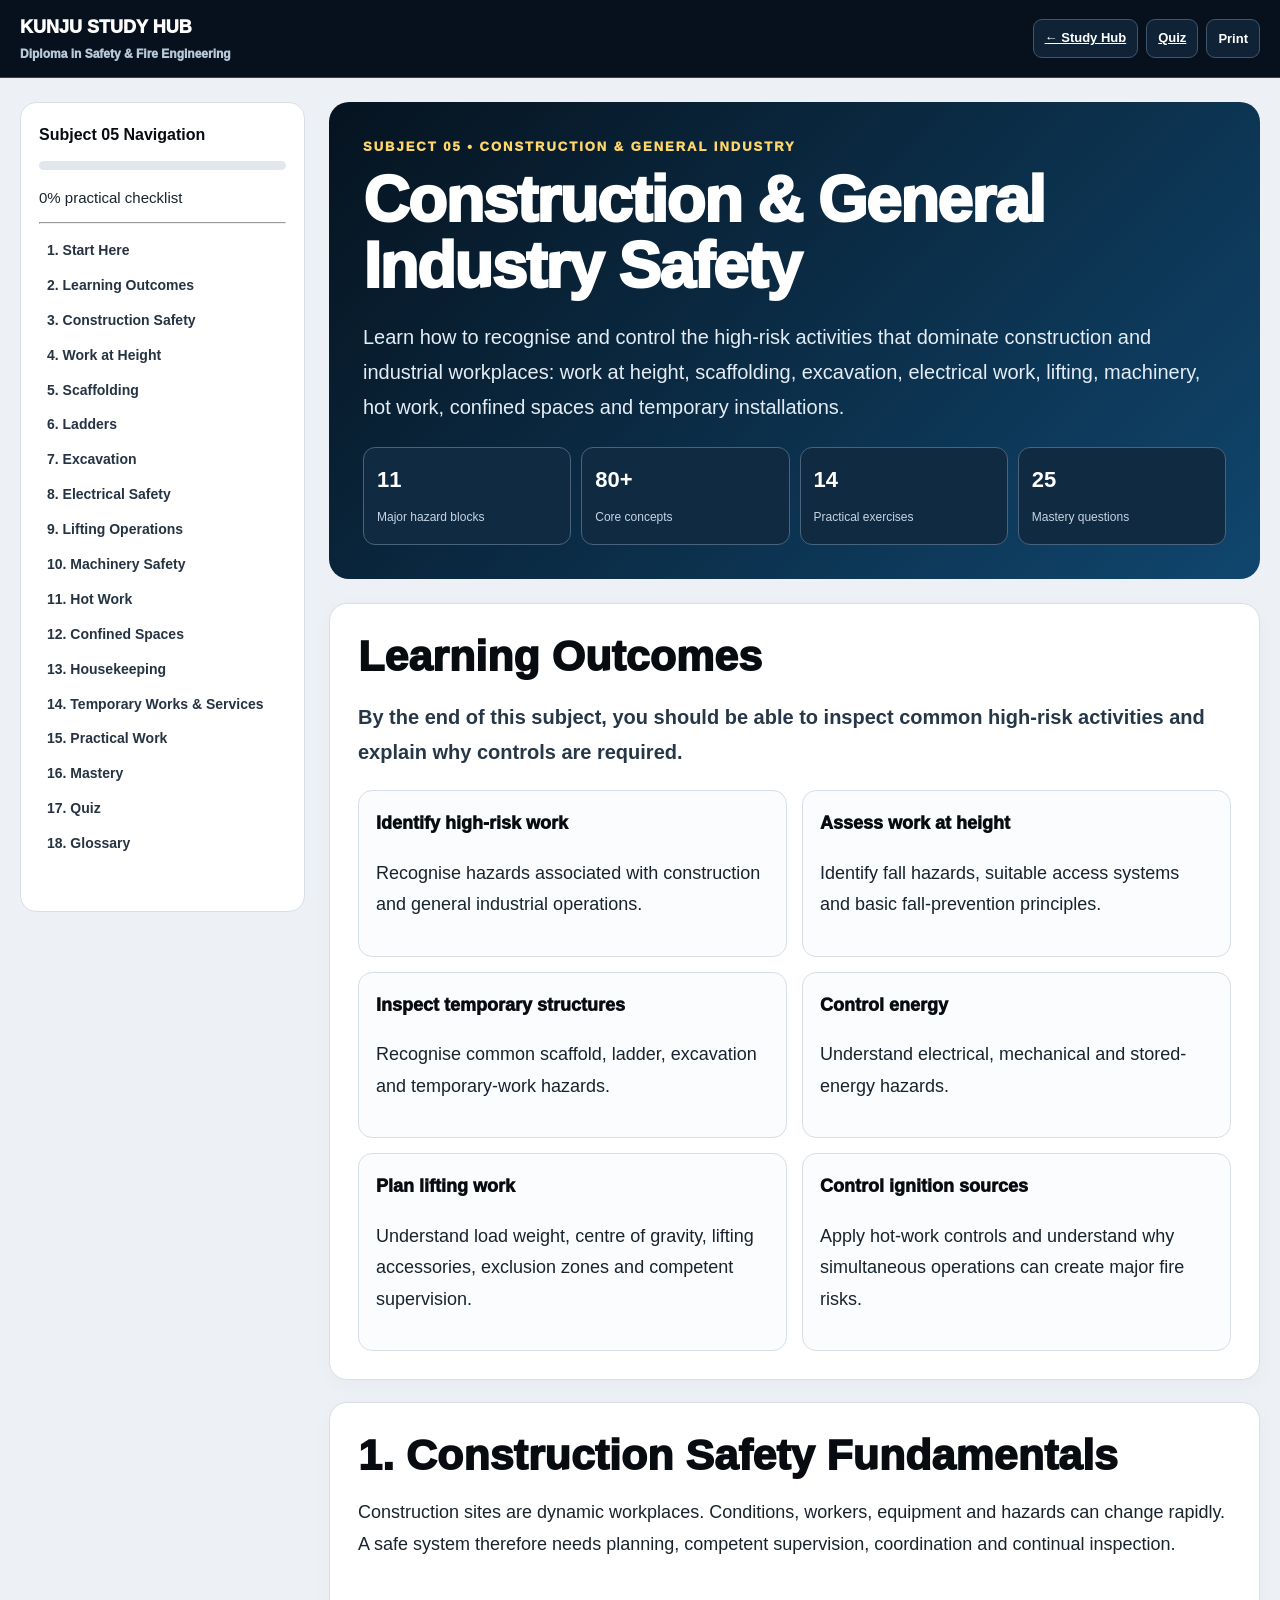
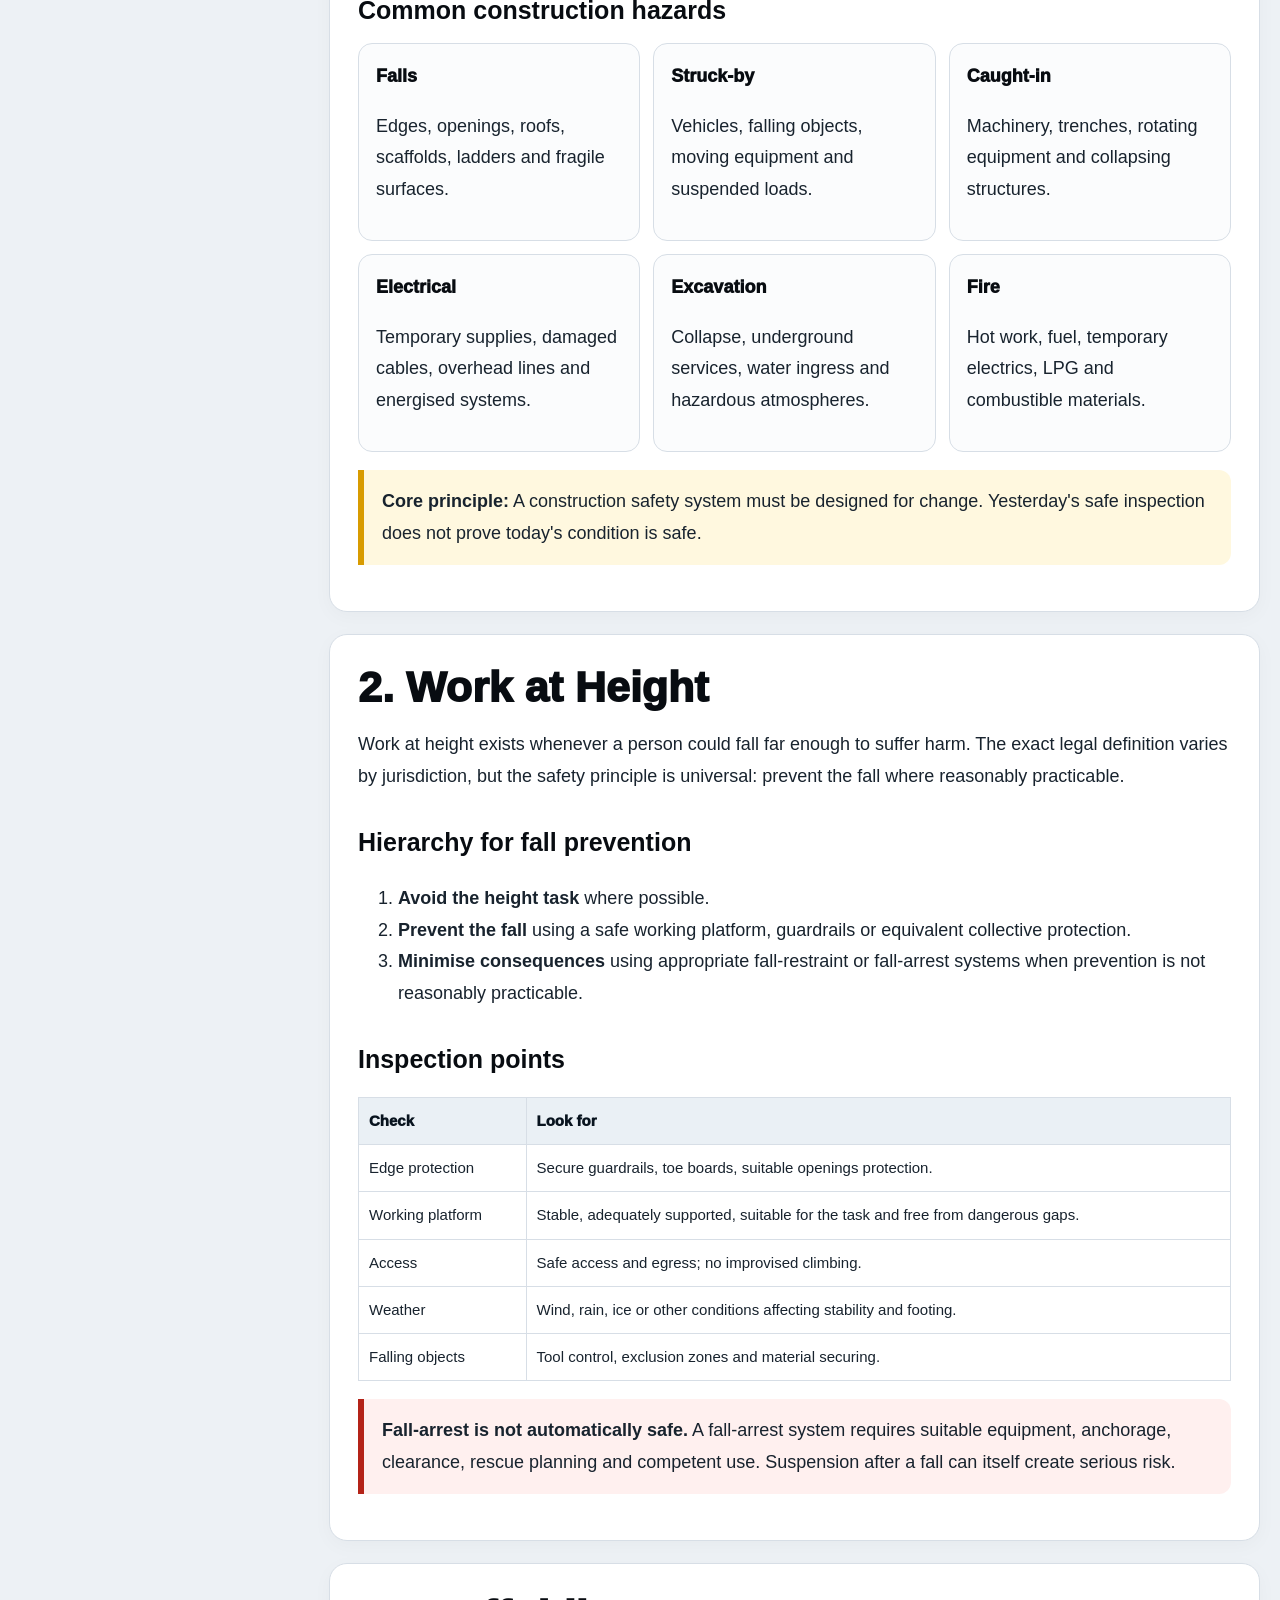
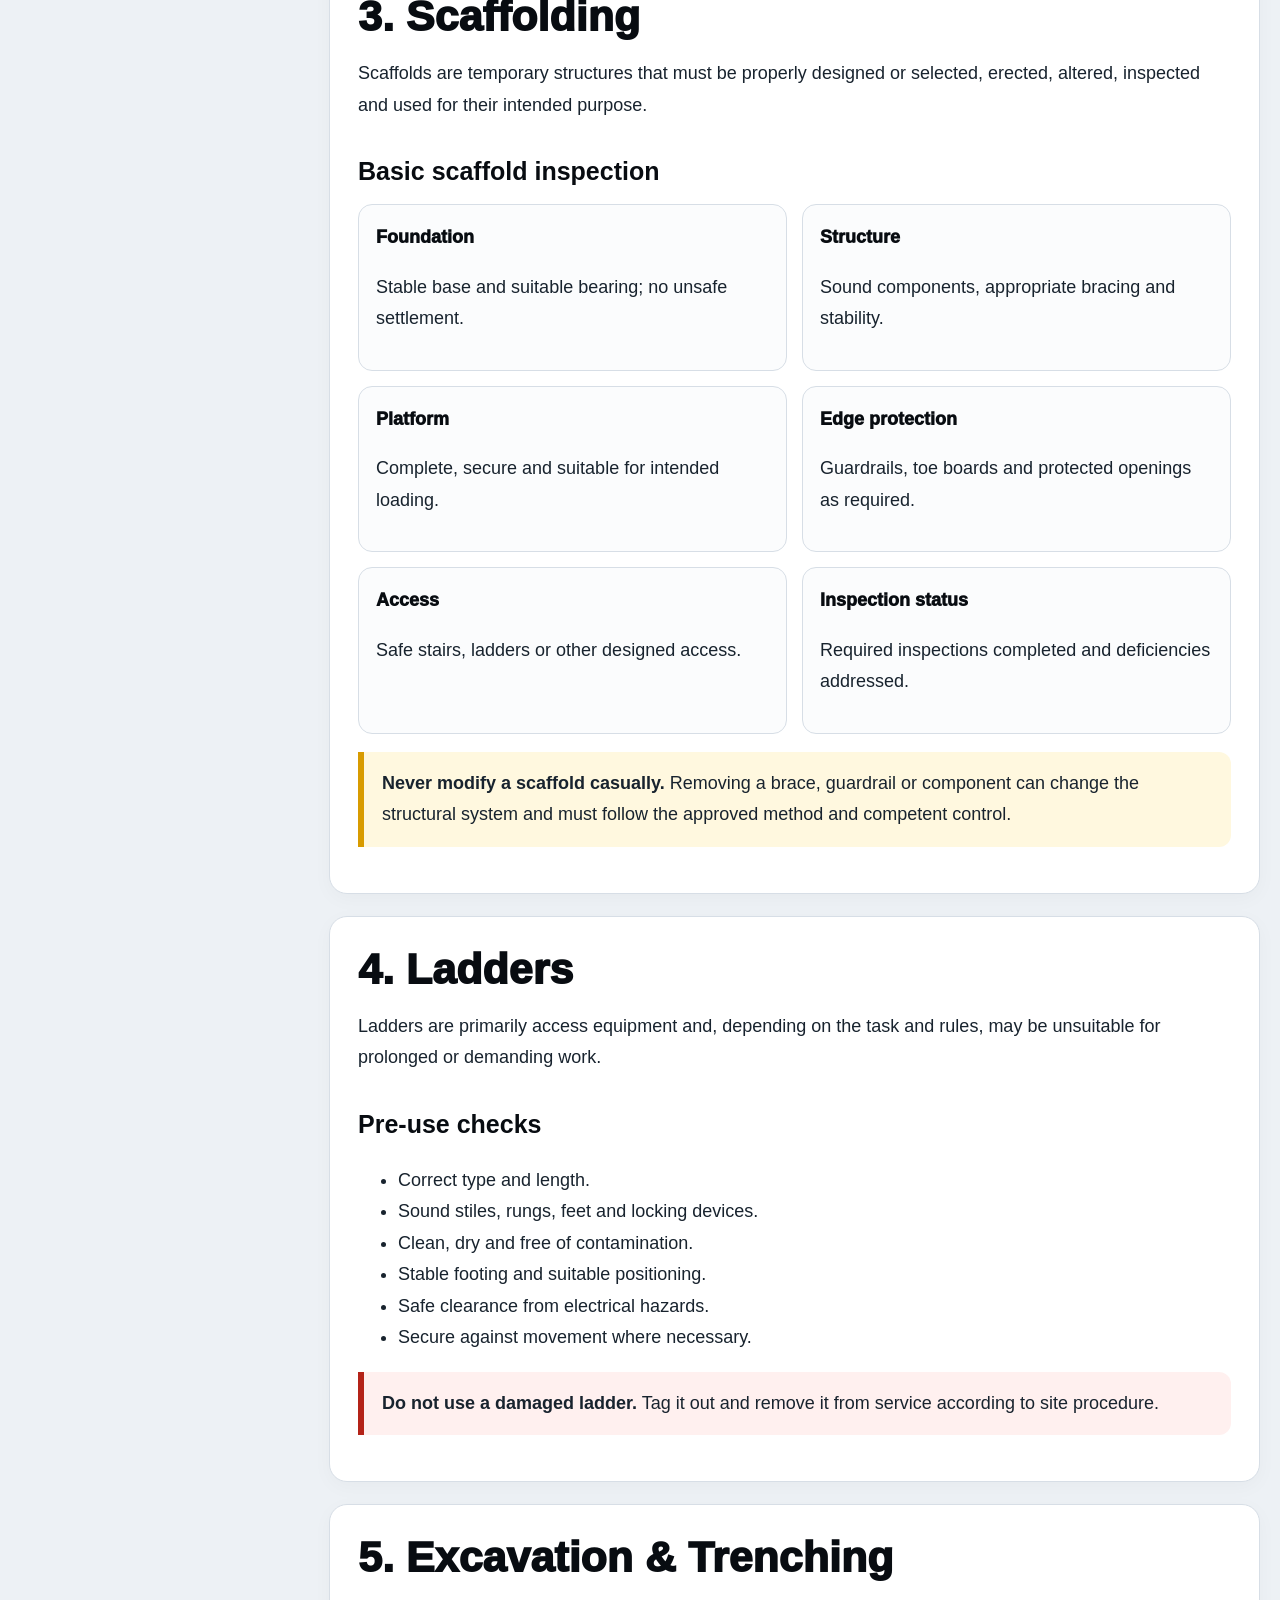
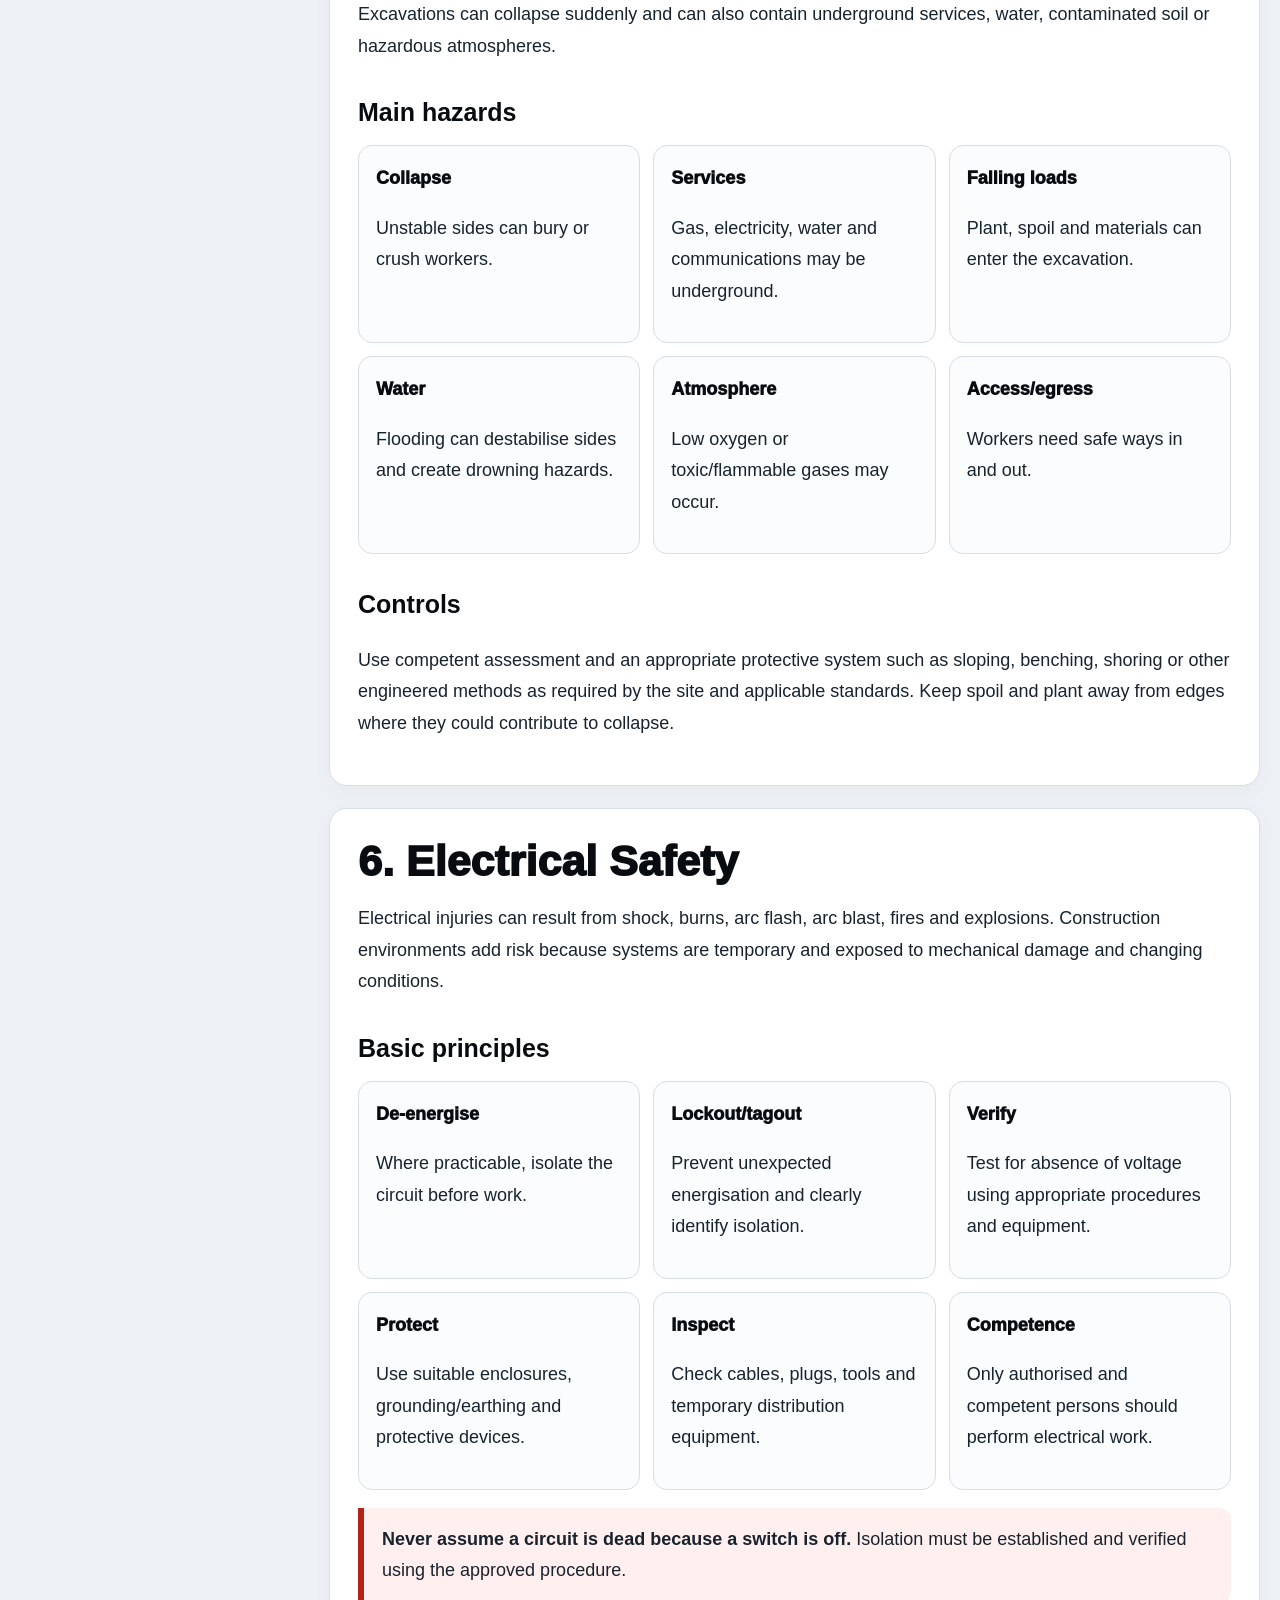
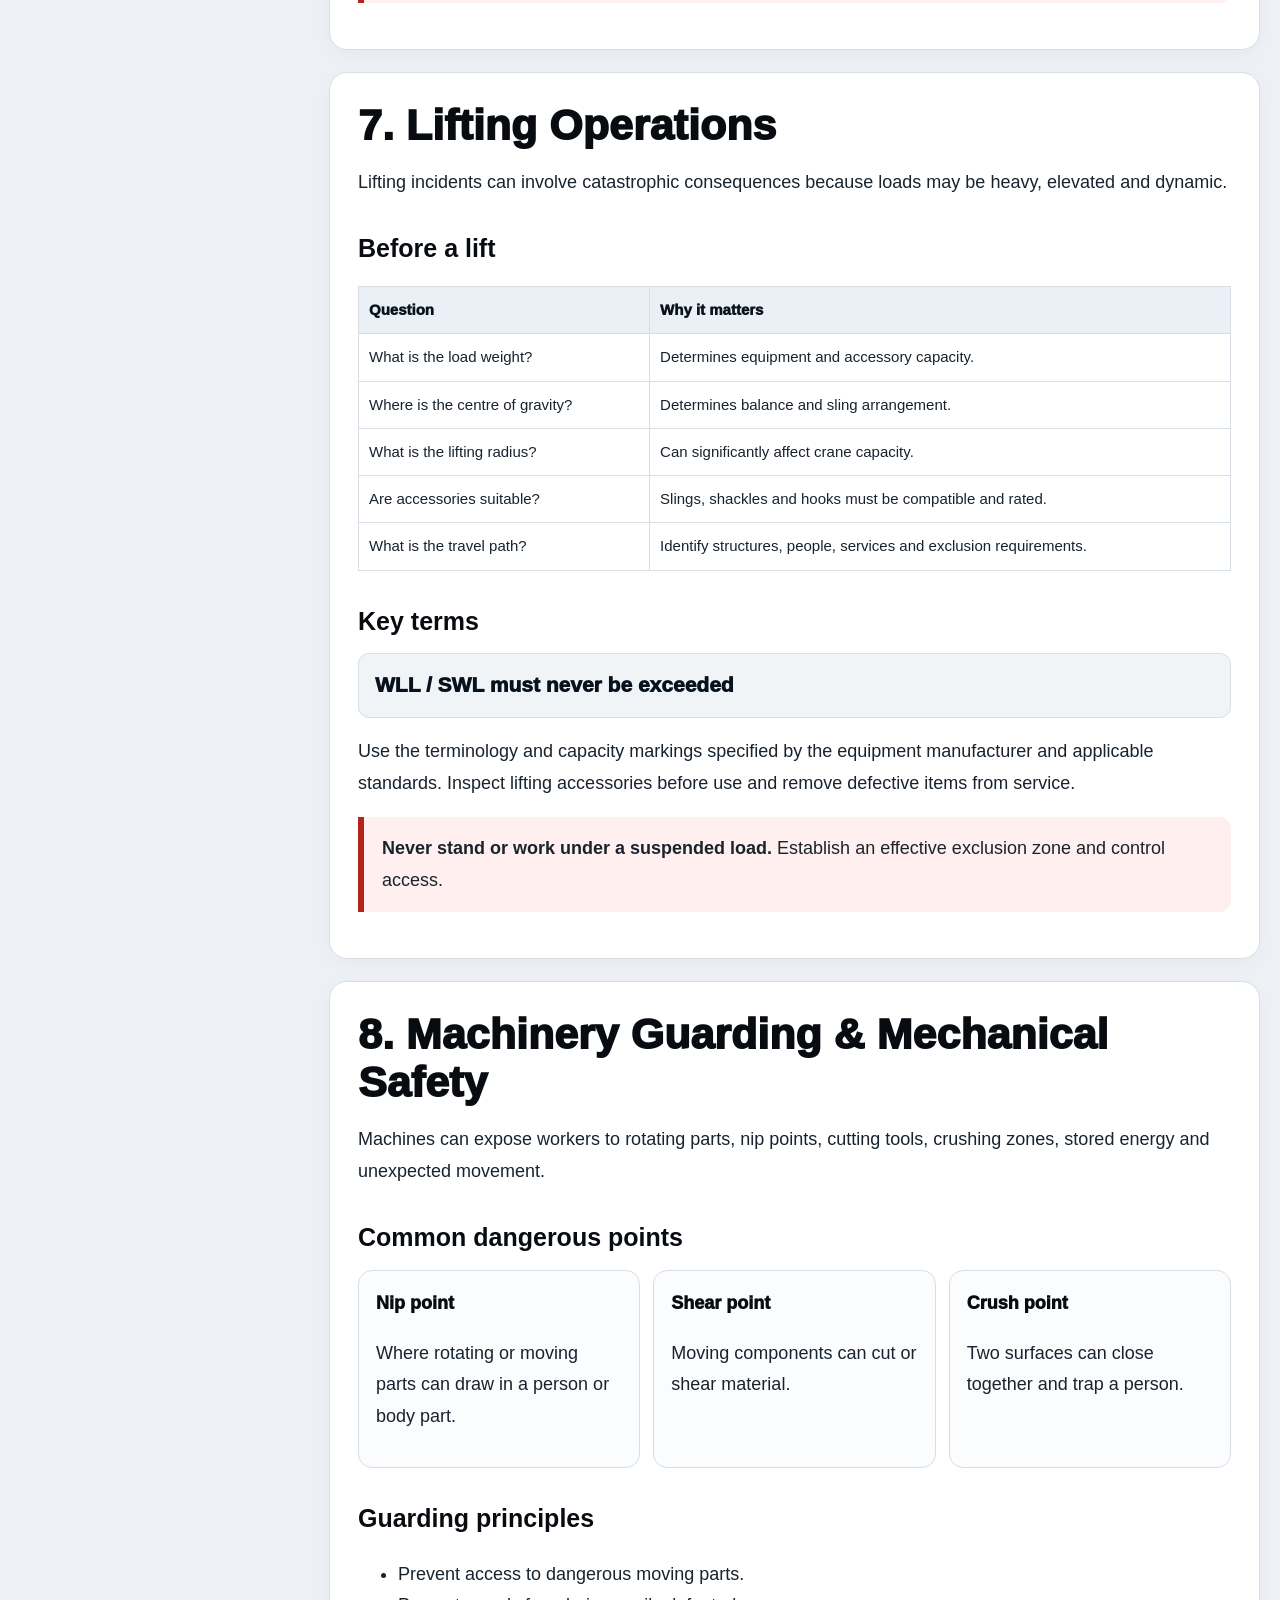
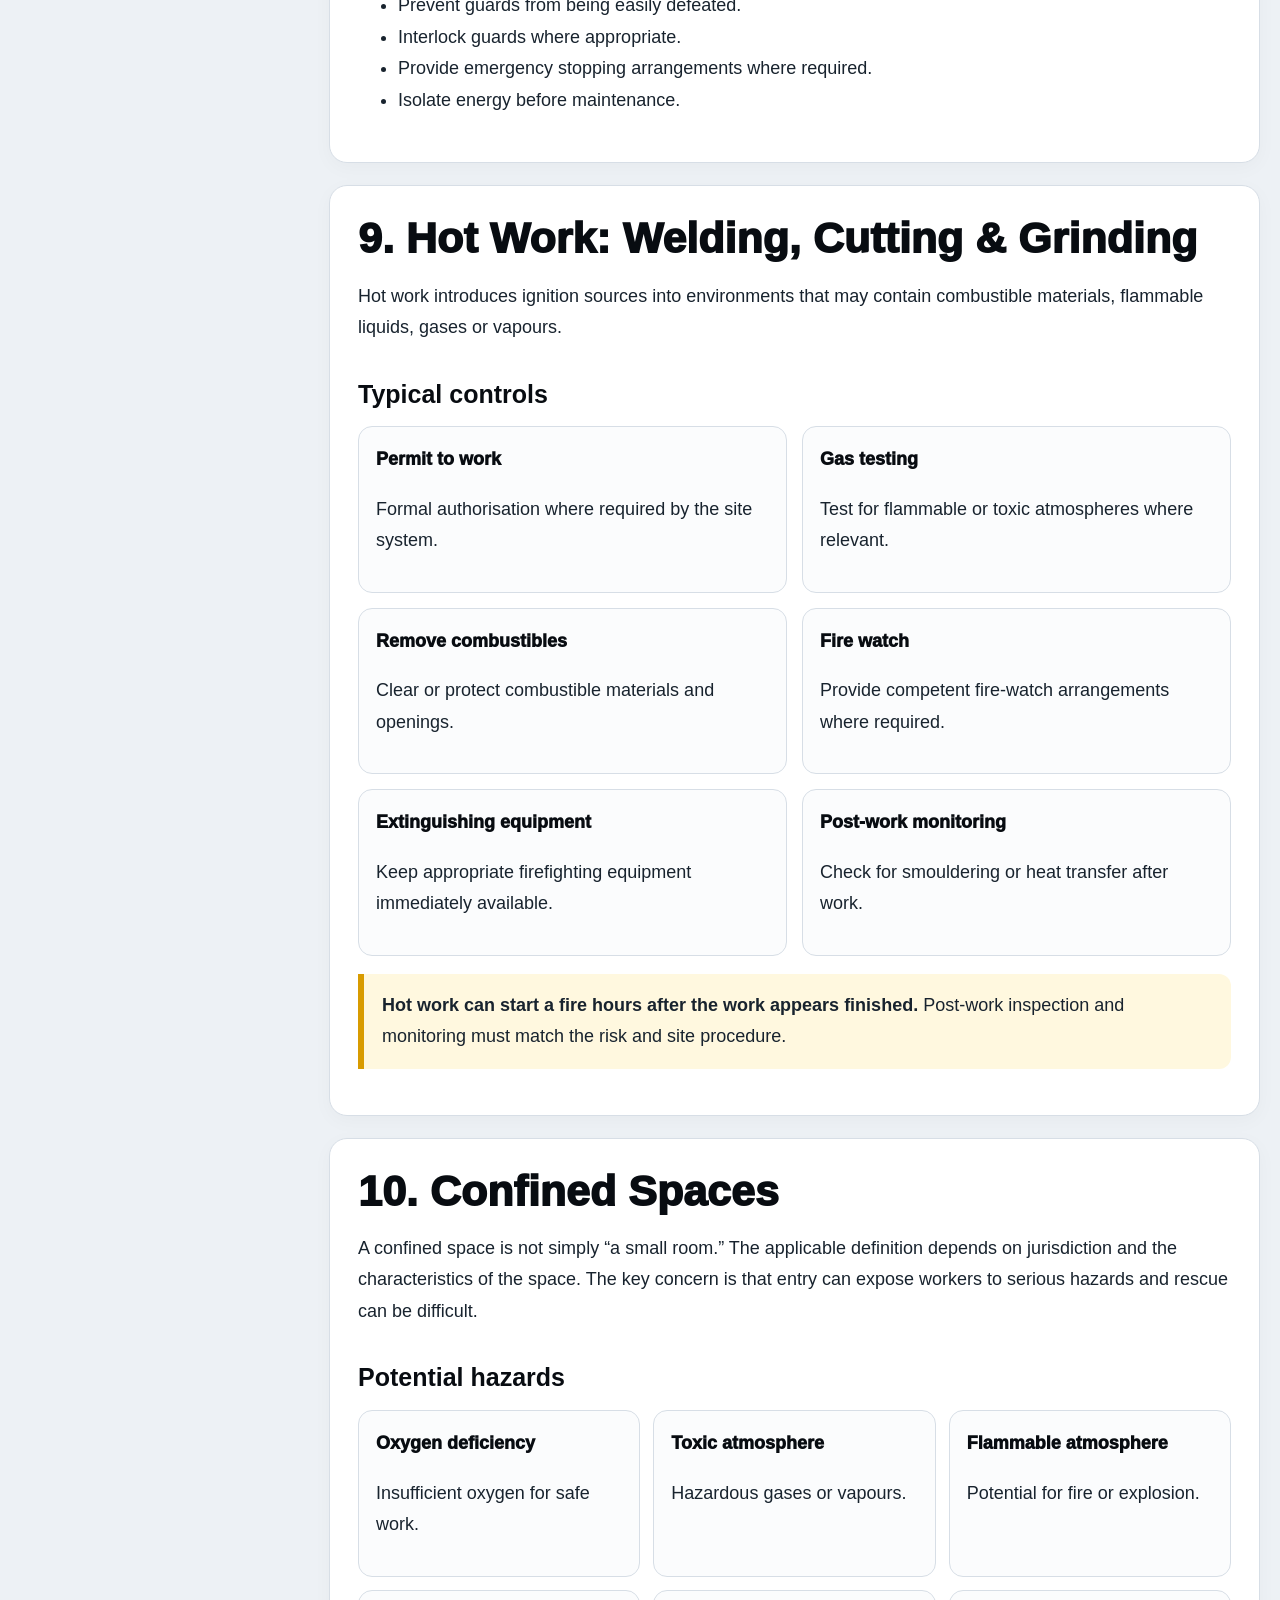
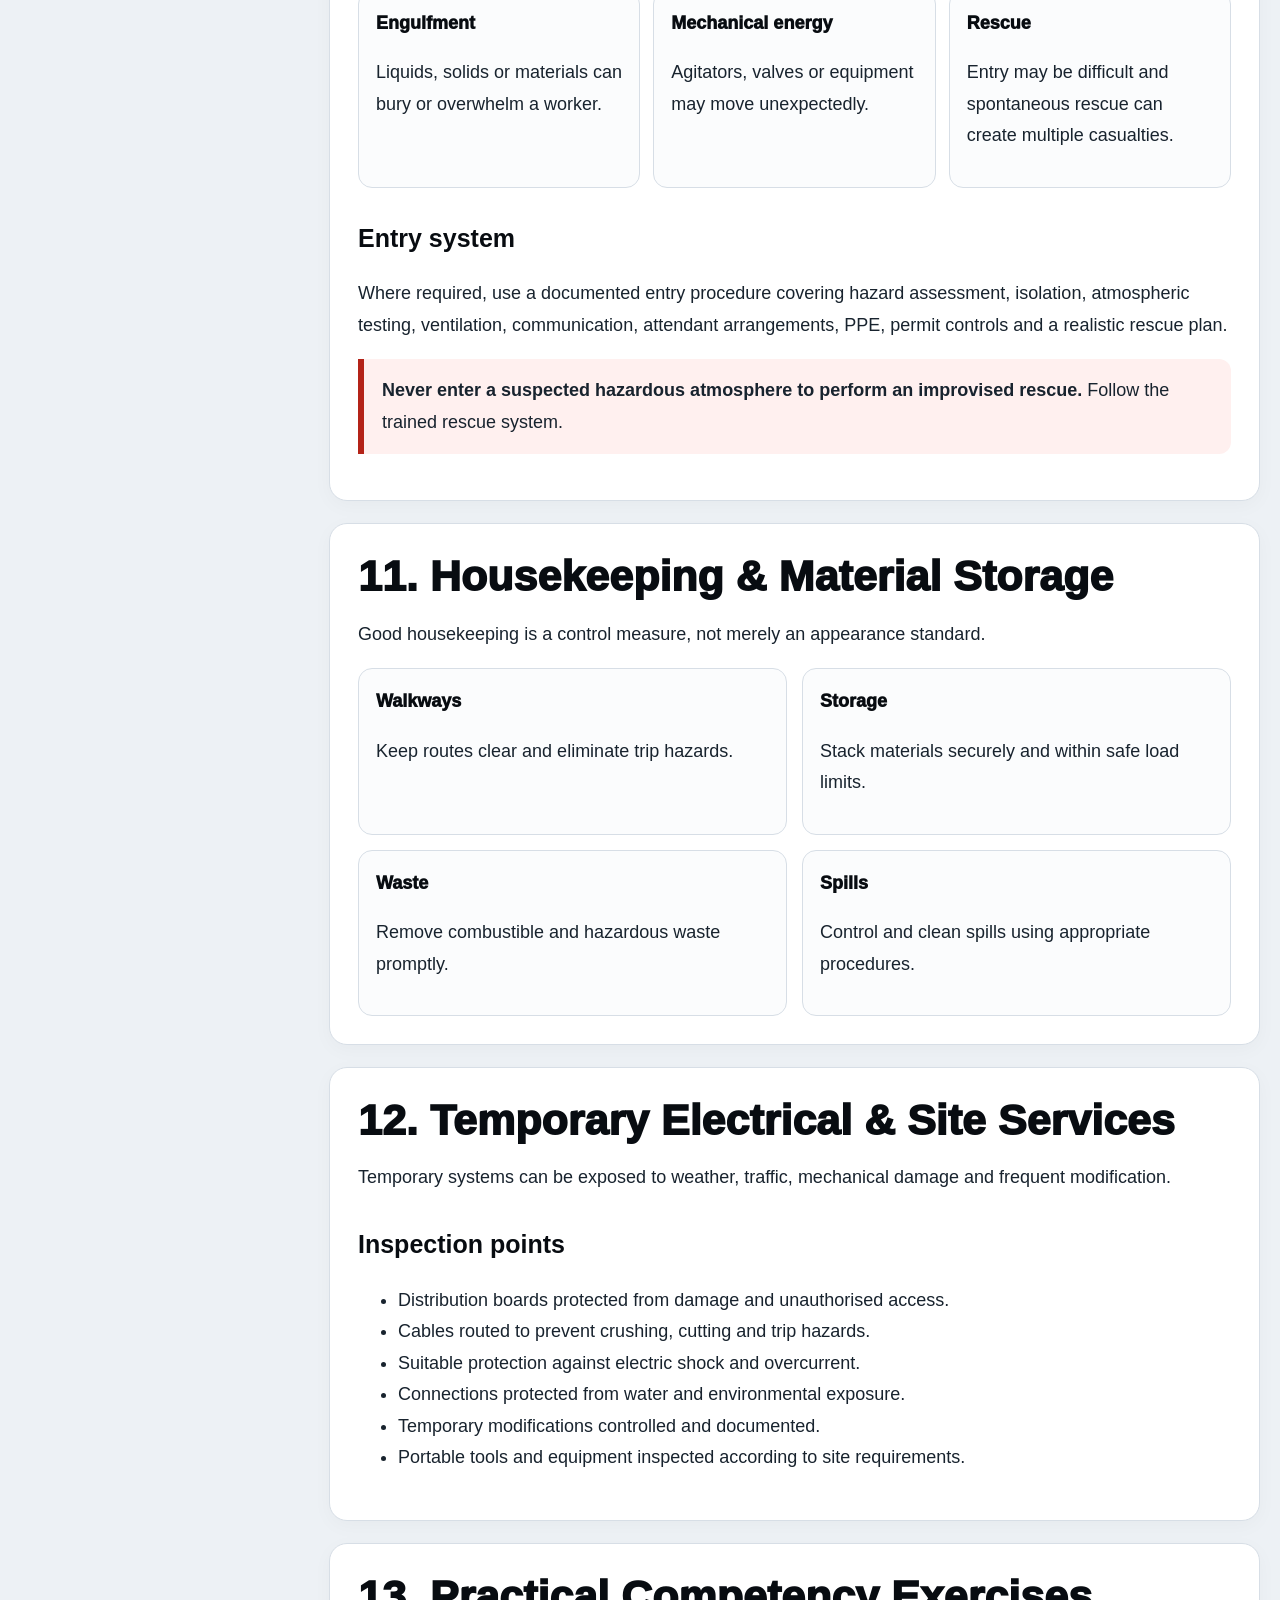
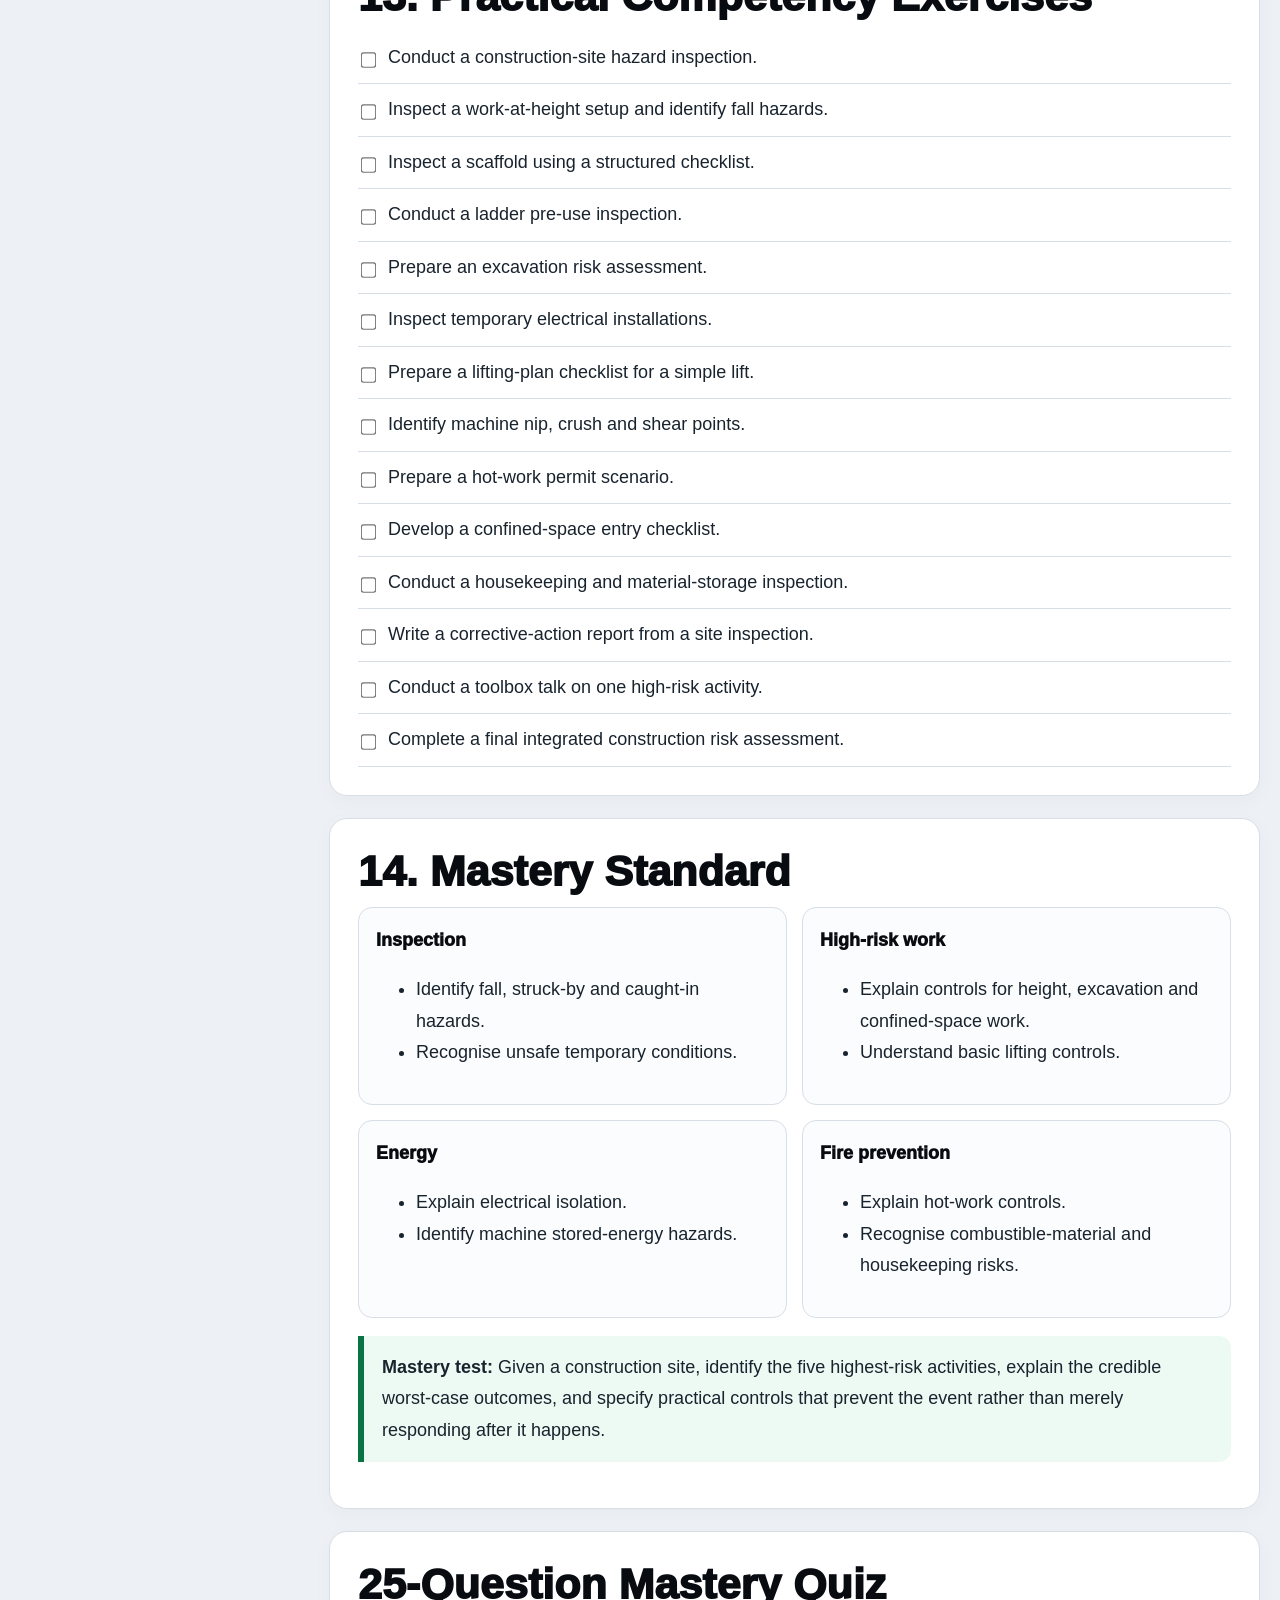
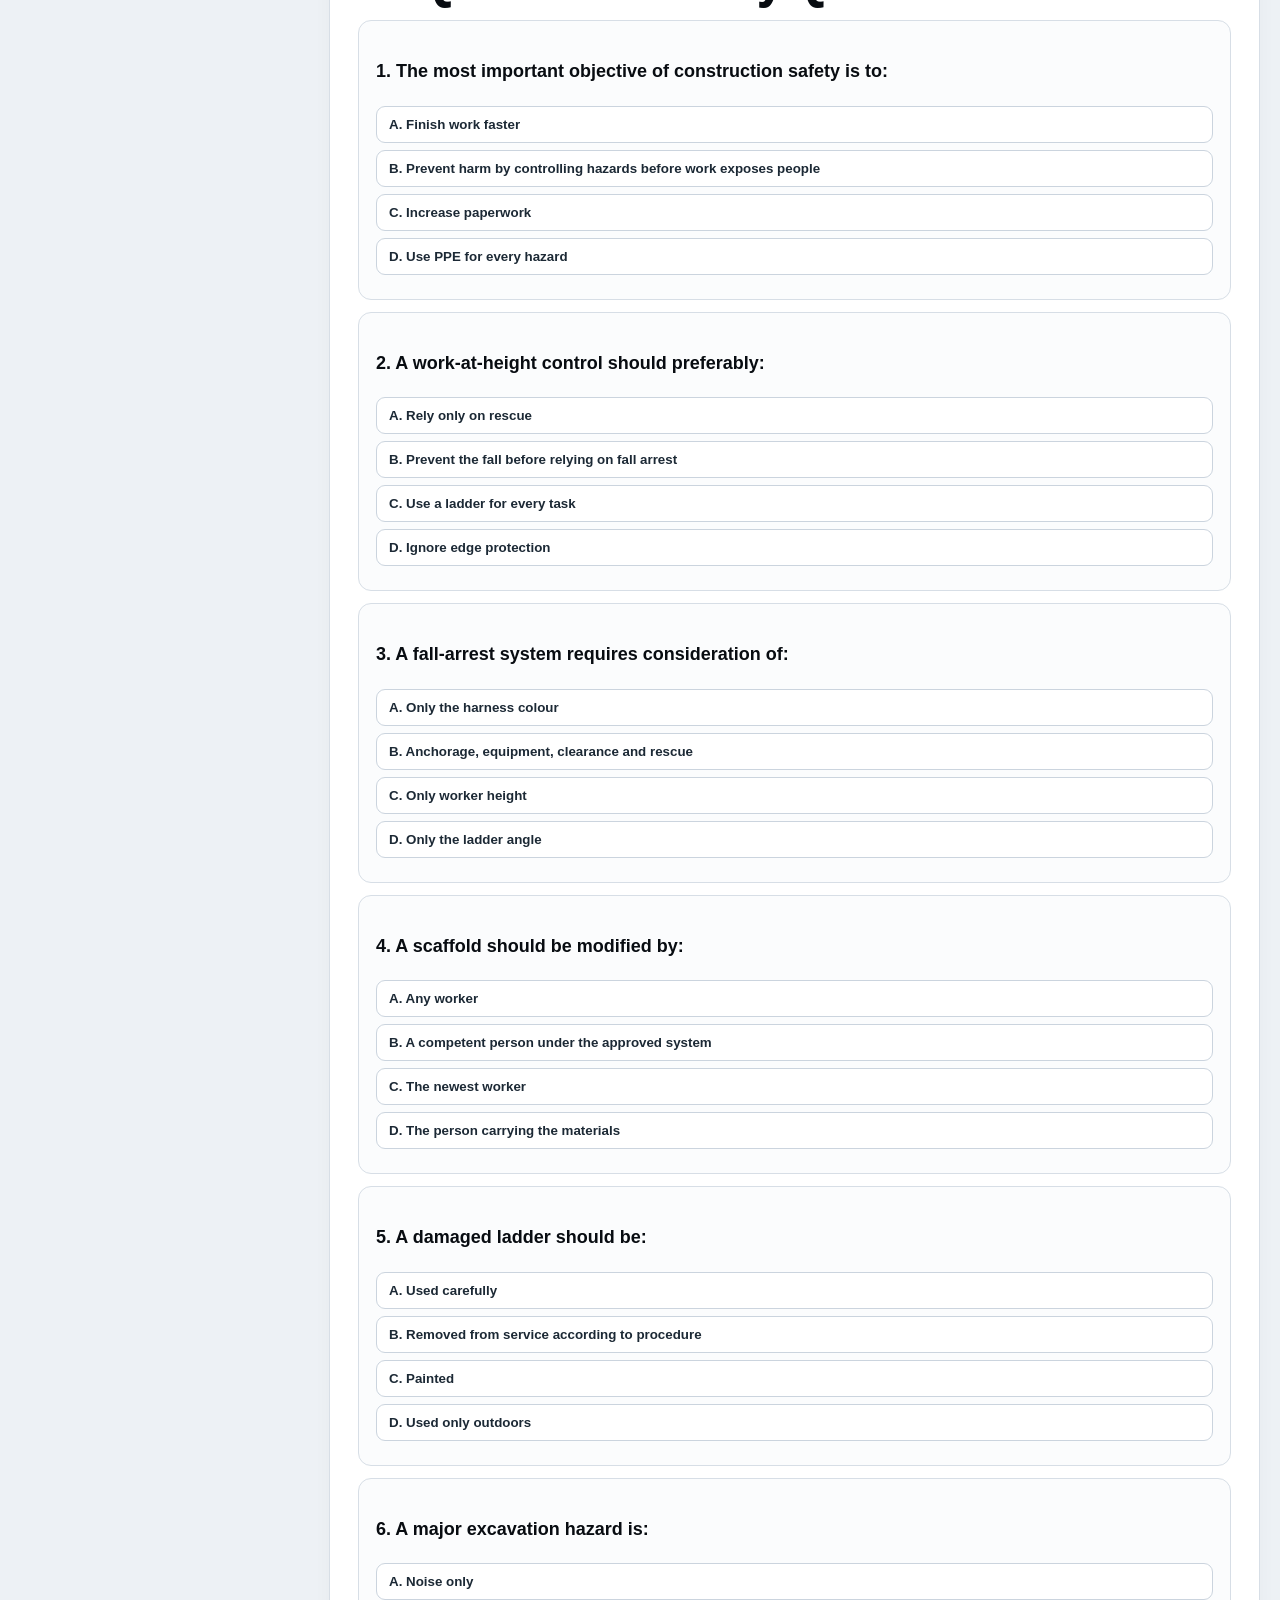
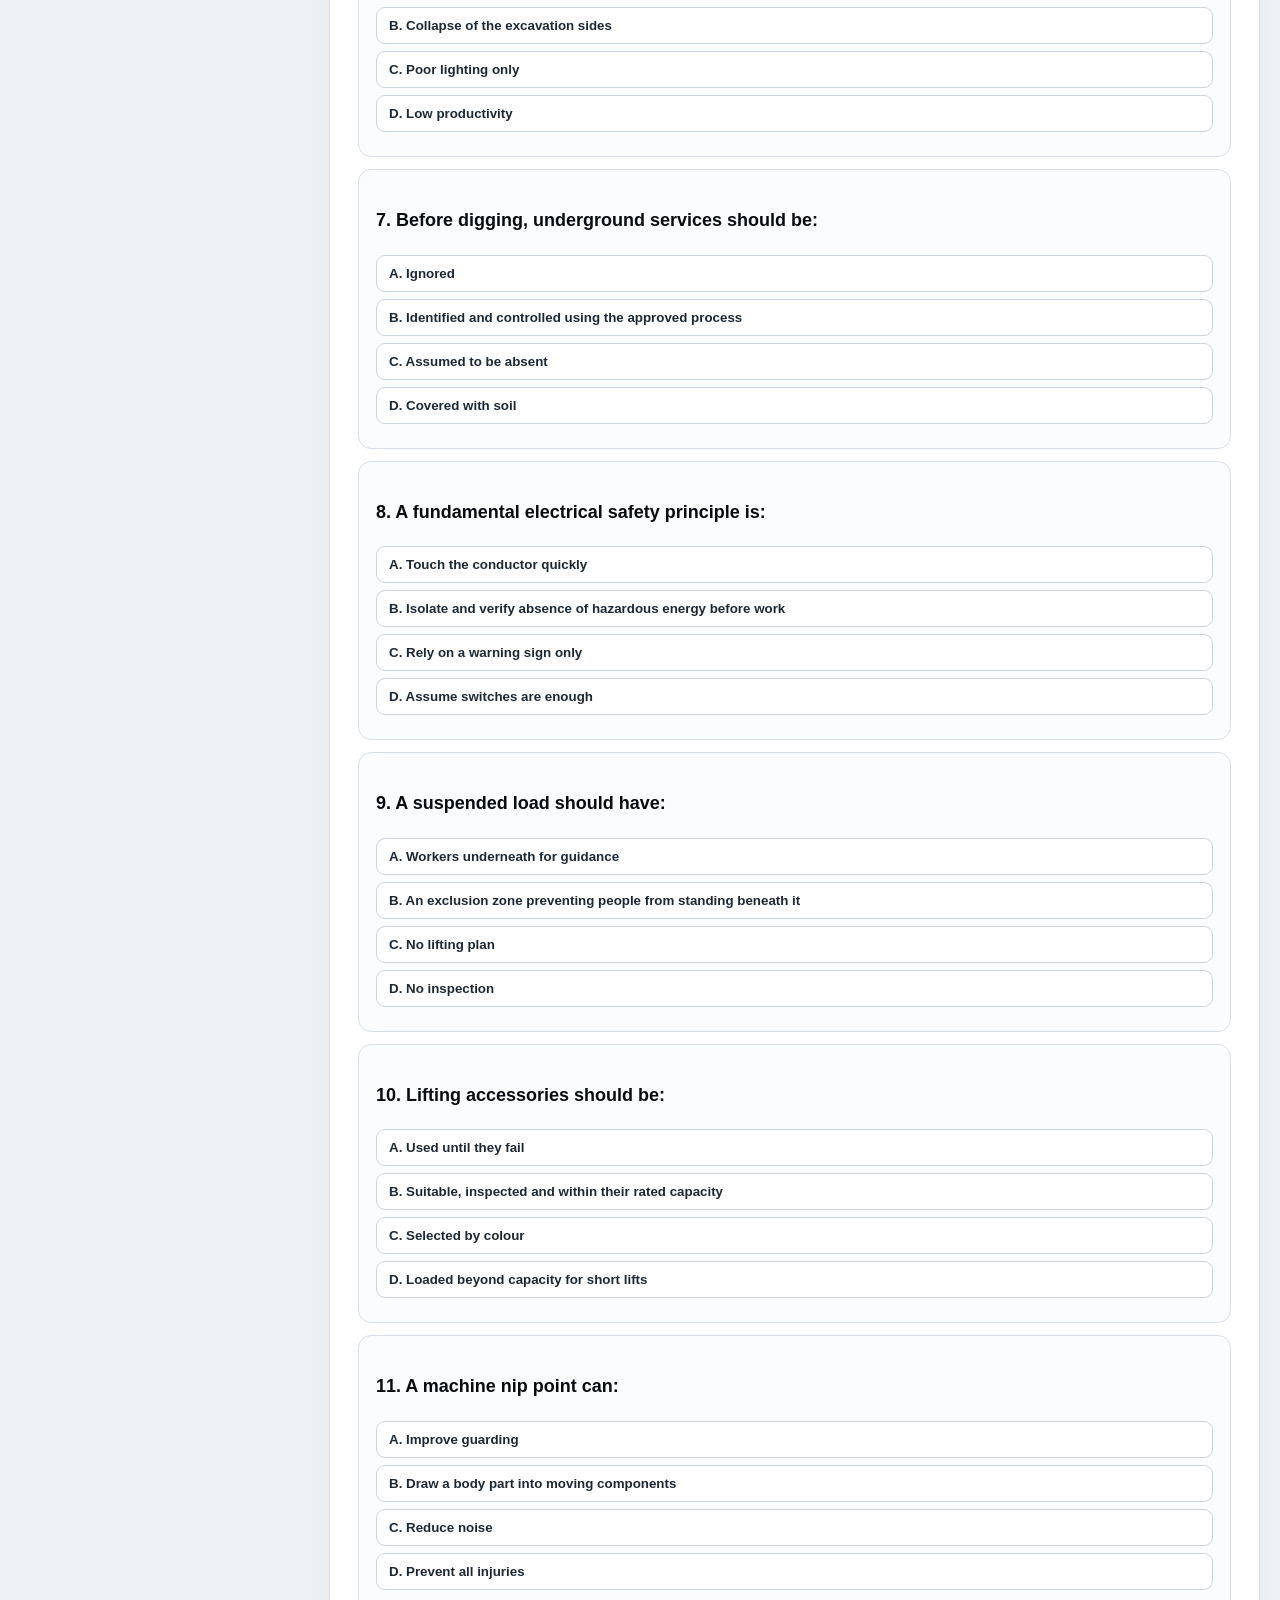
<file: subject-05-construction-safety.html>
<!doctype html>
<html lang="en">
<head>
<meta charset="utf-8"><meta name="viewport" content="width=device-width,initial-scale=1">
<title>Construction & General Industry Safety — Kunju Study Hub</title>
<style>
:root{--ink:#080c11;--text:#18232e;--line:#d7dee6;--blue:#0b4f8a;--gold:#d89b00;--red:#b42318;--green:#087443}
*{box-sizing:border-box}html{scroll-behavior:smooth}body{margin:0;background:#edf1f5;color:var(--text);font:18px/1.75 Arial,system-ui,sans-serif}a{color:var(--blue);font-weight:800}
header{position:sticky;top:0;z-index:5;background:#07111d;color:#fff;border-bottom:1px solid #314456}.in{max-width:1280px;margin:auto;padding:12px 20px;display:flex;align-items:center}.brand{font-weight:950}.brand small{display:block;color:#b8c8d8;font-size:12px}.actions{margin-left:auto;display:flex;gap:8px}.actions a,.actions button{color:#fff;background:#102235;border:1px solid #40566a;border-radius:9px;padding:7px 11px;font-size:13px;font-weight:900;cursor:pointer}
.layout{max-width:1280px;margin:auto;padding:24px 20px 70px;display:grid;grid-template-columns:285px 1fr;gap:24px}aside{position:sticky;top:70px;height:calc(100vh - 90px);overflow:auto;background:#fff;border:1px solid var(--line);border-radius:16px;padding:18px}aside h3{margin:0;color:var(--ink);font-size:16px}aside a{display:block;color:#253342;text-decoration:none;font-size:14px;line-height:1.35;padding:8px;border-radius:8px}aside a:hover{background:#edf4fa}.progress{height:9px;background:#e2e7ed;border-radius:99px;margin:12px 0;overflow:hidden}.progress i{display:block;height:100%;width:0;background:var(--gold)}
.hero{background:linear-gradient(135deg,#06131f,#10466e);color:#fff;border-radius:20px;padding:34px;margin-bottom:24px}.kicker{font-size:13px;letter-spacing:2px;text-transform:uppercase;color:#ffd66a;font-weight:950}h1{font-size:clamp(38px,5vw,66px);line-height:1.03;letter-spacing:-1.7px;margin:10px 0 18px;font-weight:950}.hero p{font-size:20px;color:#e4edf5;max-width:920px}.stats{display:grid;grid-template-columns:repeat(4,1fr);gap:10px;margin-top:22px}.stat{background:#102a41;border:1px solid #48637d;border-radius:12px;padding:13px}.stat b{display:block;font-size:22px}.stat span{font-size:12px;color:#c5d5e4}
.section{background:#fff;border:1px solid var(--line);border-radius:18px;padding:28px;margin-bottom:22px;box-shadow:0 5px 20px #00000008}h2{font-size:clamp(29px,4vw,43px);line-height:1.12;color:var(--ink);margin:0 0 12px;font-weight:950}h3{font-size:25px;color:var(--ink);margin:29px 0 10px;font-weight:900}.lead{font-size:20px;color:#263747;font-weight:550}
.grid2{display:grid;grid-template-columns:1fr 1fr;gap:15px}.grid3{display:grid;grid-template-columns:repeat(3,1fr);gap:13px}.card{background:#fbfcfd;border:1px solid var(--line);border-radius:14px;padding:17px}.card b{color:var(--ink);font-weight:950}
.note,.danger,.success{padding:16px 18px;border-radius:0 12px 12px 0;margin:18px 0}.note{background:#fff8df;border-left:6px solid var(--gold)}.danger{background:#fff0ef;border-left:6px solid var(--red)}.success{background:#edf9f3;border-left:6px solid var(--green)}
table{width:100%;border-collapse:collapse;margin:15px 0;font-size:15px}th,td{border:1px solid var(--line);padding:10px;vertical-align:top;text-align:left}th{background:#eaf0f5;color:#08131e;font-weight:950}.formula{background:#f0f4f7;border:1px solid var(--line);padding:13px 16px;border-radius:11px;font-size:21px;font-weight:950;color:#07121d}
.quiz{border:1px solid var(--line);border-radius:13px;background:#fbfcfd;padding:17px;margin:12px 0}.quiz p{font-weight:900;color:var(--ink)}.option{display:block;width:100%;text-align:left;border:1px solid #cbd4de;background:#fff;border-radius:9px;padding:10px 12px;margin:7px 0;cursor:pointer;color:#1c2935;font-weight:600}.option.correct{background:#e6f7ee;border-color:#42a875}.option.wrong{background:#fff0ef;border-color:#d86c64}.answer{display:none;margin-top:9px;font-weight:750}.answer.show{display:block}
.checklist label{display:flex;gap:10px;padding:10px 0;border-bottom:1px solid var(--line)}.checklist input{margin-top:7px;transform:scale(1.2)}.nav{display:flex;justify-content:space-between;gap:10px}.nav a{background:var(--blue);color:#fff;padding:11px 15px;border-radius:10px;text-decoration:none}
@media(max-width:950px){.layout{grid-template-columns:1fr}aside{position:relative;top:auto;height:auto}.stats{grid-template-columns:1fr 1fr}.grid3{grid-template-columns:1fr}}@media(max-width:620px){body{font-size:17px}.layout{padding:12px}.section,.hero{padding:21px}.grid2,.stats{grid-template-columns:1fr}.hero p{font-size:18px}}
</style></head>
<body>
<header><div class="in"><div class="brand">KUNJU STUDY HUB<small>Diploma in Safety & Fire Engineering</small></div><div class="actions"><a href="index.html">← Study Hub</a><a href="#quiz">Quiz</a><button onclick="window.print()">Print</button></div></div></header>
<div class="layout">
<aside><h3>Subject 05 Navigation</h3><div class="progress"><i id="bar"></i></div><small id="pt">0% practical checklist</small><hr>
<a href="#start">1. Start Here</a><a href="#outcomes">2. Learning Outcomes</a><a href="#construction">3. Construction Safety</a><a href="#height">4. Work at Height</a><a href="#scaffold">5. Scaffolding</a><a href="#ladders">6. Ladders</a><a href="#excavation">7. Excavation</a><a href="#electrical">8. Electrical Safety</a><a href="#lifting">9. Lifting Operations</a><a href="#machinery">10. Machinery Safety</a><a href="#hotwork">11. Hot Work</a><a href="#confined">12. Confined Spaces</a><a href="#housekeeping">13. Housekeeping</a><a href="#temporary">14. Temporary Works & Services</a><a href="#practical">15. Practical Work</a><a href="#mastery">16. Mastery</a><a href="#quiz">17. Quiz</a><a href="#glossary">18. Glossary</a></aside>
<main>
<section class="hero" id="start"><div class="kicker">Subject 05 • Construction & general industry</div><h1>Construction & General Industry Safety</h1><p>Learn how to recognise and control the high-risk activities that dominate construction and industrial workplaces: work at height, scaffolding, excavation, electrical work, lifting, machinery, hot work, confined spaces and temporary installations.</p><div class="stats"><div class="stat"><b>11</b><span>Major hazard blocks</span></div><div class="stat"><b>80+</b><span>Core concepts</span></div><div class="stat"><b>14</b><span>Practical exercises</span></div><div class="stat"><b>25</b><span>Mastery questions</span></div></div></section>

<section class="section" id="outcomes"><h2>Learning Outcomes</h2><p class="lead">By the end of this subject, you should be able to inspect common high-risk activities and explain why controls are required.</p><div class="grid2">
<div class="card"><b>Identify high-risk work</b><p>Recognise hazards associated with construction and general industrial operations.</p></div>
<div class="card"><b>Assess work at height</b><p>Identify fall hazards, suitable access systems and basic fall-prevention principles.</p></div>
<div class="card"><b>Inspect temporary structures</b><p>Recognise common scaffold, ladder, excavation and temporary-work hazards.</p></div>
<div class="card"><b>Control energy</b><p>Understand electrical, mechanical and stored-energy hazards.</p></div>
<div class="card"><b>Plan lifting work</b><p>Understand load weight, centre of gravity, lifting accessories, exclusion zones and competent supervision.</p></div>
<div class="card"><b>Control ignition sources</b><p>Apply hot-work controls and understand why simultaneous operations can create major fire risks.</p></div>
</div></section>

<section class="section" id="construction"><h2>1. Construction Safety Fundamentals</h2><p>Construction sites are dynamic workplaces. Conditions, workers, equipment and hazards can change rapidly. A safe system therefore needs planning, competent supervision, coordination and continual inspection.</p>
<h3>Common construction hazards</h3><div class="grid3"><div class="card"><b>Falls</b><p>Edges, openings, roofs, scaffolds, ladders and fragile surfaces.</p></div><div class="card"><b>Struck-by</b><p>Vehicles, falling objects, moving equipment and suspended loads.</p></div><div class="card"><b>Caught-in</b><p>Machinery, trenches, rotating equipment and collapsing structures.</p></div><div class="card"><b>Electrical</b><p>Temporary supplies, damaged cables, overhead lines and energised systems.</p></div><div class="card"><b>Excavation</b><p>Collapse, underground services, water ingress and hazardous atmospheres.</p></div><div class="card"><b>Fire</b><p>Hot work, fuel, temporary electrics, LPG and combustible materials.</p></div></div>
<div class="note"><b>Core principle:</b> A construction safety system must be designed for change. Yesterday's safe inspection does not prove today's condition is safe.</div></section>

<section class="section" id="height"><h2>2. Work at Height</h2><p>Work at height exists whenever a person could fall far enough to suffer harm. The exact legal definition varies by jurisdiction, but the safety principle is universal: prevent the fall where reasonably practicable.</p>
<h3>Hierarchy for fall prevention</h3><ol><li><b>Avoid the height task</b> where possible.</li><li><b>Prevent the fall</b> using a safe working platform, guardrails or equivalent collective protection.</li><li><b>Minimise consequences</b> using appropriate fall-restraint or fall-arrest systems when prevention is not reasonably practicable.</li></ol>
<h3>Inspection points</h3><table><tr><th>Check</th><th>Look for</th></tr><tr><td>Edge protection</td><td>Secure guardrails, toe boards, suitable openings protection.</td></tr><tr><td>Working platform</td><td>Stable, adequately supported, suitable for the task and free from dangerous gaps.</td></tr><tr><td>Access</td><td>Safe access and egress; no improvised climbing.</td></tr><tr><td>Weather</td><td>Wind, rain, ice or other conditions affecting stability and footing.</td></tr><tr><td>Falling objects</td><td>Tool control, exclusion zones and material securing.</td></tr></table>
<div class="danger"><b>Fall-arrest is not automatically safe.</b> A fall-arrest system requires suitable equipment, anchorage, clearance, rescue planning and competent use. Suspension after a fall can itself create serious risk.</div></section>

<section class="section" id="scaffold"><h2>3. Scaffolding</h2><p>Scaffolds are temporary structures that must be properly designed or selected, erected, altered, inspected and used for their intended purpose.</p><h3>Basic scaffold inspection</h3><div class="grid2"><div class="card"><b>Foundation</b><p>Stable base and suitable bearing; no unsafe settlement.</p></div><div class="card"><b>Structure</b><p>Sound components, appropriate bracing and stability.</p></div><div class="card"><b>Platform</b><p>Complete, secure and suitable for intended loading.</p></div><div class="card"><b>Edge protection</b><p>Guardrails, toe boards and protected openings as required.</p></div><div class="card"><b>Access</b><p>Safe stairs, ladders or other designed access.</p></div><div class="card"><b>Inspection status</b><p>Required inspections completed and deficiencies addressed.</p></div></div>
<div class="note"><b>Never modify a scaffold casually.</b> Removing a brace, guardrail or component can change the structural system and must follow the approved method and competent control.</div></section>

<section class="section" id="ladders"><h2>4. Ladders</h2><p>Ladders are primarily access equipment and, depending on the task and rules, may be unsuitable for prolonged or demanding work.</p><h3>Pre-use checks</h3><ul><li>Correct type and length.</li><li>Sound stiles, rungs, feet and locking devices.</li><li>Clean, dry and free of contamination.</li><li>Stable footing and suitable positioning.</li><li>Safe clearance from electrical hazards.</li><li>Secure against movement where necessary.</li></ul><div class="danger"><b>Do not use a damaged ladder.</b> Tag it out and remove it from service according to site procedure.</div></section>

<section class="section" id="excavation"><h2>5. Excavation & Trenching</h2><p>Excavations can collapse suddenly and can also contain underground services, water, contaminated soil or hazardous atmospheres.</p><h3>Main hazards</h3><div class="grid3"><div class="card"><b>Collapse</b><p>Unstable sides can bury or crush workers.</p></div><div class="card"><b>Services</b><p>Gas, electricity, water and communications may be underground.</p></div><div class="card"><b>Falling loads</b><p>Plant, spoil and materials can enter the excavation.</p></div><div class="card"><b>Water</b><p>Flooding can destabilise sides and create drowning hazards.</p></div><div class="card"><b>Atmosphere</b><p>Low oxygen or toxic/flammable gases may occur.</p></div><div class="card"><b>Access/egress</b><p>Workers need safe ways in and out.</p></div></div>
<h3>Controls</h3><p>Use competent assessment and an appropriate protective system such as sloping, benching, shoring or other engineered methods as required by the site and applicable standards. Keep spoil and plant away from edges where they could contribute to collapse.</p></section>

<section class="section" id="electrical"><h2>6. Electrical Safety</h2><p>Electrical injuries can result from shock, burns, arc flash, arc blast, fires and explosions. Construction environments add risk because systems are temporary and exposed to mechanical damage and changing conditions.</p><h3>Basic principles</h3><div class="grid3"><div class="card"><b>De-energise</b><p>Where practicable, isolate the circuit before work.</p></div><div class="card"><b>Lockout/tagout</b><p>Prevent unexpected energisation and clearly identify isolation.</p></div><div class="card"><b>Verify</b><p>Test for absence of voltage using appropriate procedures and equipment.</p></div><div class="card"><b>Protect</b><p>Use suitable enclosures, grounding/earthing and protective devices.</p></div><div class="card"><b>Inspect</b><p>Check cables, plugs, tools and temporary distribution equipment.</p></div><div class="card"><b>Competence</b><p>Only authorised and competent persons should perform electrical work.</p></div></div>
<div class="danger"><b>Never assume a circuit is dead because a switch is off.</b> Isolation must be established and verified using the approved procedure.</div></section>

<section class="section" id="lifting"><h2>7. Lifting Operations</h2><p>Lifting incidents can involve catastrophic consequences because loads may be heavy, elevated and dynamic.</p><h3>Before a lift</h3><table><tr><th>Question</th><th>Why it matters</th></tr><tr><td>What is the load weight?</td><td>Determines equipment and accessory capacity.</td></tr><tr><td>Where is the centre of gravity?</td><td>Determines balance and sling arrangement.</td></tr><tr><td>What is the lifting radius?</td><td>Can significantly affect crane capacity.</td></tr><tr><td>Are accessories suitable?</td><td>Slings, shackles and hooks must be compatible and rated.</td></tr><tr><td>What is the travel path?</td><td>Identify structures, people, services and exclusion requirements.</td></tr></table>
<h3>Key terms</h3><div class="formula">WLL / SWL must never be exceeded</div><p>Use the terminology and capacity markings specified by the equipment manufacturer and applicable standards. Inspect lifting accessories before use and remove defective items from service.</p>
<div class="danger"><b>Never stand or work under a suspended load.</b> Establish an effective exclusion zone and control access.</div></section>

<section class="section" id="machinery"><h2>8. Machinery Guarding & Mechanical Safety</h2><p>Machines can expose workers to rotating parts, nip points, cutting tools, crushing zones, stored energy and unexpected movement.</p><h3>Common dangerous points</h3><div class="grid3"><div class="card"><b>Nip point</b><p>Where rotating or moving parts can draw in a person or body part.</p></div><div class="card"><b>Shear point</b><p>Moving components can cut or shear material.</p></div><div class="card"><b>Crush point</b><p>Two surfaces can close together and trap a person.</p></div></div><h3>Guarding principles</h3><ul><li>Prevent access to dangerous moving parts.</li><li>Prevent guards from being easily defeated.</li><li>Interlock guards where appropriate.</li><li>Provide emergency stopping arrangements where required.</li><li>Isolate energy before maintenance.</li></ul></section>

<section class="section" id="hotwork"><h2>9. Hot Work: Welding, Cutting & Grinding</h2><p>Hot work introduces ignition sources into environments that may contain combustible materials, flammable liquids, gases or vapours.</p><h3>Typical controls</h3><div class="grid2"><div class="card"><b>Permit to work</b><p>Formal authorisation where required by the site system.</p></div><div class="card"><b>Gas testing</b><p>Test for flammable or toxic atmospheres where relevant.</p></div><div class="card"><b>Remove combustibles</b><p>Clear or protect combustible materials and openings.</p></div><div class="card"><b>Fire watch</b><p>Provide competent fire-watch arrangements where required.</p></div><div class="card"><b>Extinguishing equipment</b><p>Keep appropriate firefighting equipment immediately available.</p></div><div class="card"><b>Post-work monitoring</b><p>Check for smouldering or heat transfer after work.</p></div></div>
<div class="note"><b>Hot work can start a fire hours after the work appears finished.</b> Post-work inspection and monitoring must match the risk and site procedure.</div></section>

<section class="section" id="confined"><h2>10. Confined Spaces</h2><p>A confined space is not simply “a small room.” The applicable definition depends on jurisdiction and the characteristics of the space. The key concern is that entry can expose workers to serious hazards and rescue can be difficult.</p><h3>Potential hazards</h3><div class="grid3"><div class="card"><b>Oxygen deficiency</b><p>Insufficient oxygen for safe work.</p></div><div class="card"><b>Toxic atmosphere</b><p>Hazardous gases or vapours.</p></div><div class="card"><b>Flammable atmosphere</b><p>Potential for fire or explosion.</p></div><div class="card"><b>Engulfment</b><p>Liquids, solids or materials can bury or overwhelm a worker.</p></div><div class="card"><b>Mechanical energy</b><p>Agitators, valves or equipment may move unexpectedly.</p></div><div class="card"><b>Rescue</b><p>Entry may be difficult and spontaneous rescue can create multiple casualties.</p></div></div>
<h3>Entry system</h3><p>Where required, use a documented entry procedure covering hazard assessment, isolation, atmospheric testing, ventilation, communication, attendant arrangements, PPE, permit controls and a realistic rescue plan.</p><div class="danger"><b>Never enter a suspected hazardous atmosphere to perform an improvised rescue.</b> Follow the trained rescue system.</div></section>

<section class="section" id="housekeeping"><h2>11. Housekeeping & Material Storage</h2><p>Good housekeeping is a control measure, not merely an appearance standard.</p><div class="grid2"><div class="card"><b>Walkways</b><p>Keep routes clear and eliminate trip hazards.</p></div><div class="card"><b>Storage</b><p>Stack materials securely and within safe load limits.</p></div><div class="card"><b>Waste</b><p>Remove combustible and hazardous waste promptly.</p></div><div class="card"><b>Spills</b><p>Control and clean spills using appropriate procedures.</p></div></div></section>

<section class="section" id="temporary"><h2>12. Temporary Electrical & Site Services</h2><p>Temporary systems can be exposed to weather, traffic, mechanical damage and frequent modification.</p><h3>Inspection points</h3><ul><li>Distribution boards protected from damage and unauthorised access.</li><li>Cables routed to prevent crushing, cutting and trip hazards.</li><li>Suitable protection against electric shock and overcurrent.</li><li>Connections protected from water and environmental exposure.</li><li>Temporary modifications controlled and documented.</li><li>Portable tools and equipment inspected according to site requirements.</li></ul></section>

<section class="section" id="practical"><h2>13. Practical Competency Exercises</h2><div class="checklist">
<label><input type="checkbox" data-task> Conduct a construction-site hazard inspection.</label>
<label><input type="checkbox" data-task> Inspect a work-at-height setup and identify fall hazards.</label>
<label><input type="checkbox" data-task> Inspect a scaffold using a structured checklist.</label>
<label><input type="checkbox" data-task> Conduct a ladder pre-use inspection.</label>
<label><input type="checkbox" data-task> Prepare an excavation risk assessment.</label>
<label><input type="checkbox" data-task> Inspect temporary electrical installations.</label>
<label><input type="checkbox" data-task> Prepare a lifting-plan checklist for a simple lift.</label>
<label><input type="checkbox" data-task> Identify machine nip, crush and shear points.</label>
<label><input type="checkbox" data-task> Prepare a hot-work permit scenario.</label>
<label><input type="checkbox" data-task> Develop a confined-space entry checklist.</label>
<label><input type="checkbox" data-task> Conduct a housekeeping and material-storage inspection.</label>
<label><input type="checkbox" data-task> Write a corrective-action report from a site inspection.</label>
<label><input type="checkbox" data-task> Conduct a toolbox talk on one high-risk activity.</label>
<label><input type="checkbox" data-task> Complete a final integrated construction risk assessment.</label>
</div></section>

<section class="section" id="mastery"><h2>14. Mastery Standard</h2><div class="grid2"><div class="card"><b>Inspection</b><ul><li>Identify fall, struck-by and caught-in hazards.</li><li>Recognise unsafe temporary conditions.</li></ul></div><div class="card"><b>High-risk work</b><ul><li>Explain controls for height, excavation and confined-space work.</li><li>Understand basic lifting controls.</li></ul></div><div class="card"><b>Energy</b><ul><li>Explain electrical isolation.</li><li>Identify machine stored-energy hazards.</li></ul></div><div class="card"><b>Fire prevention</b><ul><li>Explain hot-work controls.</li><li>Recognise combustible-material and housekeeping risks.</li></ul></div></div><div class="success"><b>Mastery test:</b> Given a construction site, identify the five highest-risk activities, explain the credible worst-case outcomes, and specify practical controls that prevent the event rather than merely responding after it happens.</div></section>

<section class="section" id="quiz"><h2>25-Question Mastery Quiz</h2><div id="quizBox"></div><button onclick="gradeQuiz()" style="background:#0b4f8a;color:#fff;border:0;border-radius:10px;padding:12px 18px;font-weight:900;cursor:pointer">Grade Quiz</button><div id="score" class="success" style="display:none;margin-top:16px"></div></section>

<section class="section" id="glossary"><h2>Essential Glossary</h2><div class="grid3"><div class="card"><b>Fall arrest</b><p>System intended to stop a fall after it occurs and limit consequences.</p></div><div class="card"><b>Fall restraint</b><p>System that prevents a worker from reaching a fall position.</p></div><div class="card"><b>Guardrail</b><p>Collective edge protection intended to prevent falls.</p></div><div class="card"><b>Shoring</b><p>Structural support used to prevent excavation collapse.</p></div><div class="card"><b>WLL</b><p>Working Load Limit specified for lifting equipment or accessories.</p></div><div class="card"><b>LOTO</b><p>Lockout/tagout used to control hazardous energy.</p></div><div class="card"><b>Hot work</b><p>Work capable of producing flame, sparks or sufficient heat to ignite combustibles.</p></div><div class="card"><b>Confined space</b><p>Defined by applicable requirements; generally a space with restricted entry/egress and significant hazards.</p></div><div class="card"><b>Competent person</b><p>A person with the knowledge, training and experience required to perform a defined safety function.</p></div></div></section>

<section class="section"><h2>Next Subject</h2><p class="lead">Subject 06: Hydrocarbon & Petroleum Safety — crude oil, natural gas, LPG, LNG, CNG, flammable limits, tank farms, pipelines, hydrocarbon fires, foam and emergency response.</p><div class="nav"><a href="index.html">← Study Hub</a><a href="#start">↑ Back to top</a></div></section>
</main></div>
<script>
const qs=[
["The most important objective of construction safety is to:","Prevent harm by controlling hazards before work exposes people",["Finish work faster","Prevent harm by controlling hazards before work exposes people","Increase paperwork","Use PPE for every hazard"]],
["A work-at-height control should preferably:","Prevent the fall before relying on fall arrest",["Rely only on rescue","Prevent the fall before relying on fall arrest","Use a ladder for every task","Ignore edge protection"]],
["A fall-arrest system requires consideration of:","Anchorage, equipment, clearance and rescue",["Only the harness colour","Anchorage, equipment, clearance and rescue","Only worker height","Only the ladder angle"]],
["A scaffold should be modified by:","A competent person under the approved system",["Any worker","A competent person under the approved system","The newest worker","The person carrying the materials"]],
["A damaged ladder should be:","Removed from service according to procedure",["Used carefully","Removed from service according to procedure","Painted","Used only outdoors"]],
["A major excavation hazard is:","Collapse of the excavation sides",["Noise only","Collapse of the excavation sides","Poor lighting only","Low productivity"]],
["Before digging, underground services should be:","Identified and controlled using the approved process",["Ignored","Identified and controlled using the approved process","Assumed to be absent","Covered with soil"]],
["A fundamental electrical safety principle is:","Isolate and verify absence of hazardous energy before work",["Touch the conductor quickly","Isolate and verify absence of hazardous energy before work","Rely on a warning sign only","Assume switches are enough"]],
["A suspended load should have:","An exclusion zone preventing people from standing beneath it",["Workers underneath for guidance","An exclusion zone preventing people from standing beneath it","No lifting plan","No inspection"]],
["Lifting accessories should be:","Suitable, inspected and within their rated capacity",["Used until they fail","Suitable, inspected and within their rated capacity","Selected by colour","Loaded beyond capacity for short lifts"]],
["A machine nip point can:","Draw a body part into moving components",["Improve guarding","Draw a body part into moving components","Reduce noise","Prevent all injuries"]],
["Machine maintenance should address:","Isolation of hazardous energy",["Only cleaning","Isolation of hazardous energy","Only painting","Only housekeeping"]],
["Hot work is dangerous because it:","Introduces an ignition source",["Always produces toxic gas","Introduces an ignition source","Never creates fire risk","Eliminates combustible hazards"]],
["A hot-work permit primarily helps:","Control and authorise the hazardous activity",["Replace all firefighting equipment","Control and authorise the hazardous activity","Guarantee zero fire risk","Eliminate the need for gas testing"]],
["After hot work, monitoring may be needed because:","Heat can ignite concealed or delayed combustibles",["The permit is decorative","Heat can ignite concealed or delayed combustibles","The worker must leave immediately","Fire cannot occur after welding"]],
["A confined space may contain:","Oxygen deficiency, toxic gases or flammable atmospheres",["Only poor lighting","Oxygen deficiency, toxic gases or flammable atmospheres","Only dust","Only noise"]],
["A confined-space rescue should be:","Planned and performed by a trained rescue system",["Improvised by unprotected workers","Planned and performed by a trained rescue system","Attempted by anyone nearby","Ignored"]],
["Good housekeeping is:","A safety control that reduces trips, fire and material hazards",["Only cosmetic","A safety control that reduces trips, fire and material hazards","Optional on construction sites","Only for offices"]],
["Temporary electrical systems require attention because they:","Are exposed to changing conditions and damage",["Never change","Are exposed to changing conditions and damage","Are automatically safe","Do not need inspection"]],
["A toolbox talk should:","Address the actual hazards and controls for the work",["Be unrelated to the job","Address the actual hazards and controls for the work","Replace all risk assessments","Be identical every day"]],
["The hierarchy of controls favours:","Higher-level controls that eliminate or reduce hazards at source",["PPE for every problem","Higher-level controls that eliminate or reduce hazards at source","Warnings only","Ignoring the hazard"]],
["A competent person is best understood as someone who:","Has appropriate knowledge, training and experience for the defined task",["Has worked the longest","Has appropriate knowledge, training and experience for the defined task","Owns the equipment","Is always the supervisor"]],
["The safest approach to a damaged lifting sling is to:","Remove it from service",["Use it for light loads","Remove it from service","Tie a knot in it","Paint it"]],
["The strongest safety culture on a construction site is demonstrated when:","Production and safety decisions both recognise and control serious risk",["Workers hide hazards","Production and safety decisions both recognise and control serious risk","Inspections are skipped","Near misses are ignored"]],
["A construction risk assessment should be:","Specific to the actual task, conditions and credible hazards",["Copied blindly from another site","Specific to the actual task, conditions and credible hazards","Completed once forever","Limited to PPE"]]
];
const box=document.getElementById("quizBox");
qs.forEach((q,i)=>{let d=document.createElement("div");d.className="quiz";d.innerHTML=`<p>${i+1}. ${q[0]}</p>`+q[2].map((o,j)=>`<button class="option" data-q="${i}" data-a="${j}" onclick="pick(this)">${String.fromCharCode(65+j)}. ${o}</button>`).join("")+`<div class="answer" id="a${i}">Correct answer: ${q[1]}</div>`;box.appendChild(d)});
function pick(b){let q=+b.dataset.q;document.querySelectorAll(`[data-q="${q}"]`).forEach(x=>x.classList.remove("correct","wrong"));let a=+b.dataset.a;if(qs[q][2][a]===qs[q][1])b.classList.add("correct");else b.classList.add("wrong");document.getElementById("a"+q).classList.add("show")}
function gradeQuiz(){let s=0;qs.forEach((q,i)=>{if(document.querySelector(`[data-q="${i}"].correct`))s++});let p=Math.round(s/qs.length*100),e=document.getElementById("score");e.style.display="block";e.innerHTML=`<b>Score: ${s}/${qs.length} (${p}%)</b><br>${p>=80?"Strong construction-safety foundation.":p>=60?"Good start. Review weak areas and try again.":"Review the subject carefully before progressing."}`}
const tasks=[...document.querySelectorAll("[data-task]")];function progress(){let d=tasks.filter(x=>x.checked).length,p=Math.round(d/tasks.length*100);document.getElementById("bar").style.width=p+"%";document.getElementById("pt").textContent=p+"% practical checklist";localStorage.setItem("kunju-construction-safety-05",JSON.stringify(tasks.map(x=>x.checked)))}try{let s=JSON.parse(localStorage.getItem("kunju-construction-safety-05")||"[]");tasks.forEach((x,i)=>x.checked=!!s[i])}catch(e){}tasks.forEach(x=>x.addEventListener("change",progress));progress();
</script>
</body></html>
</file>
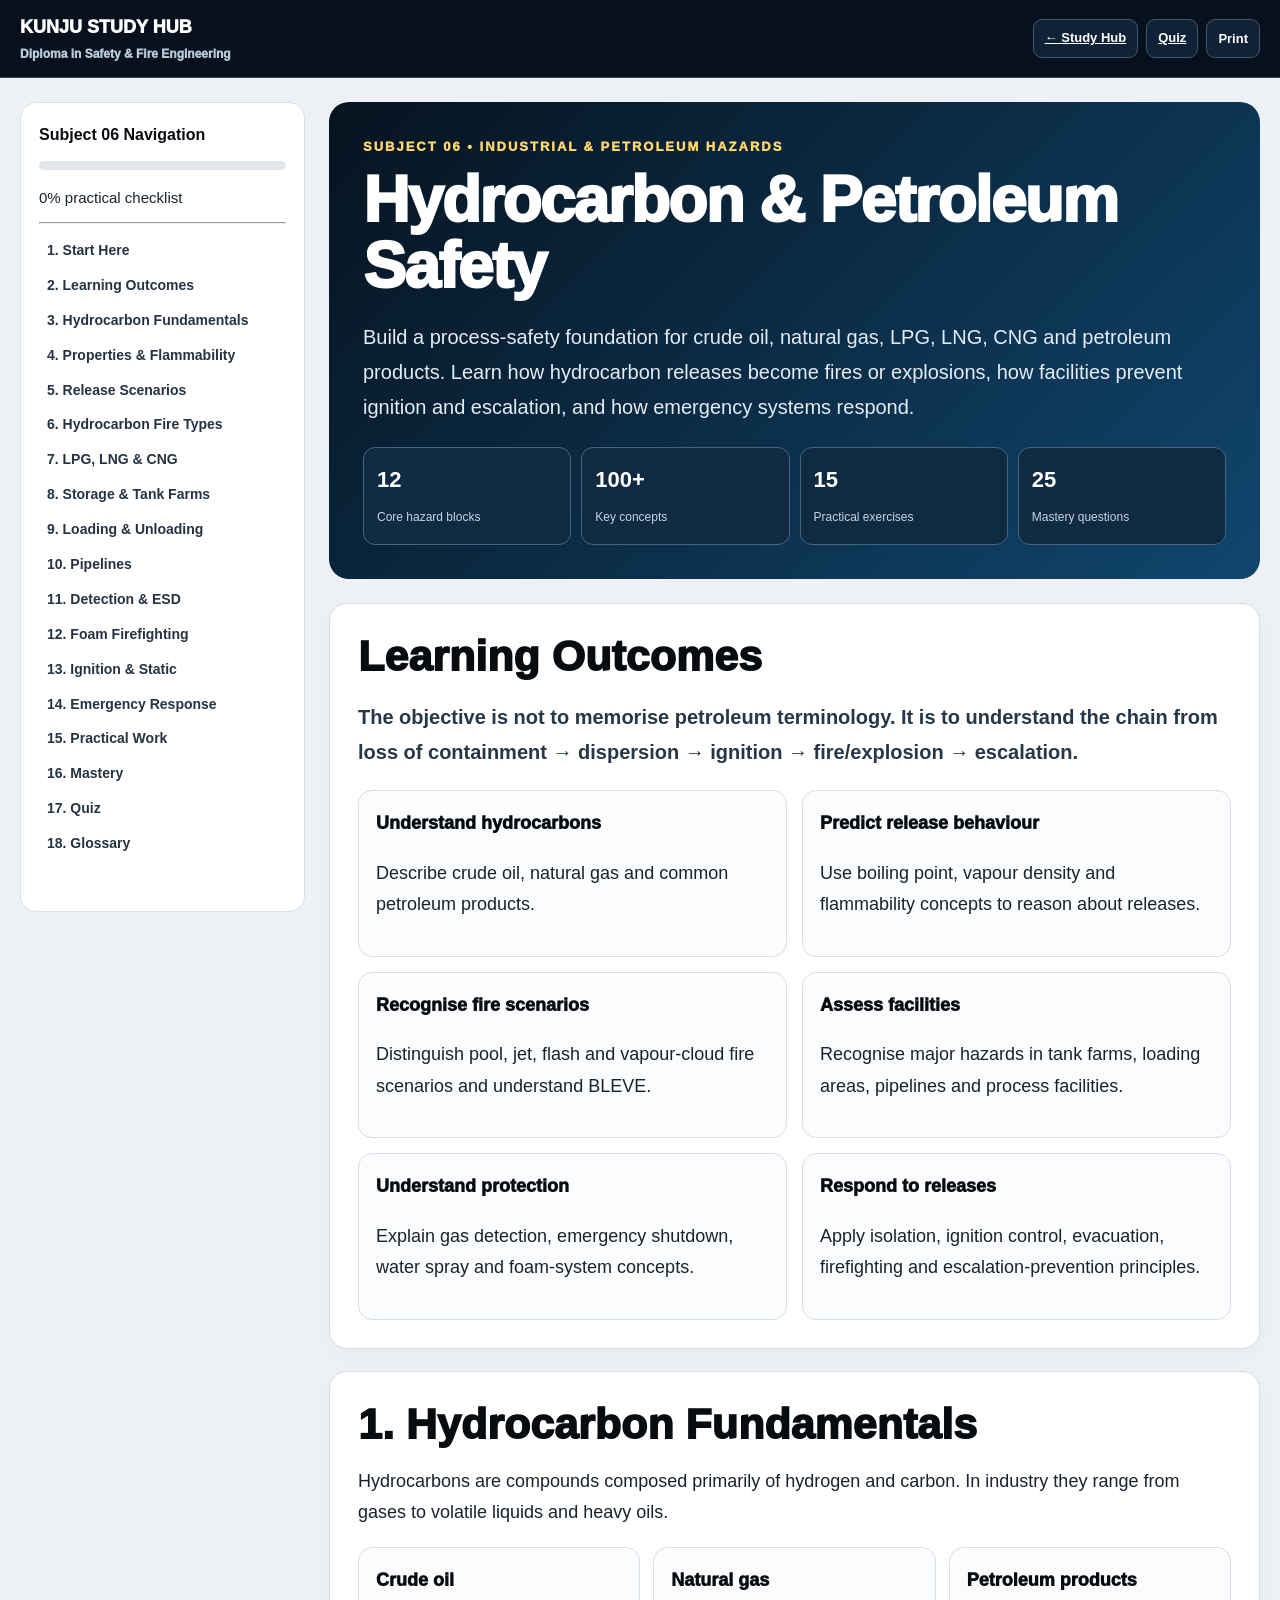
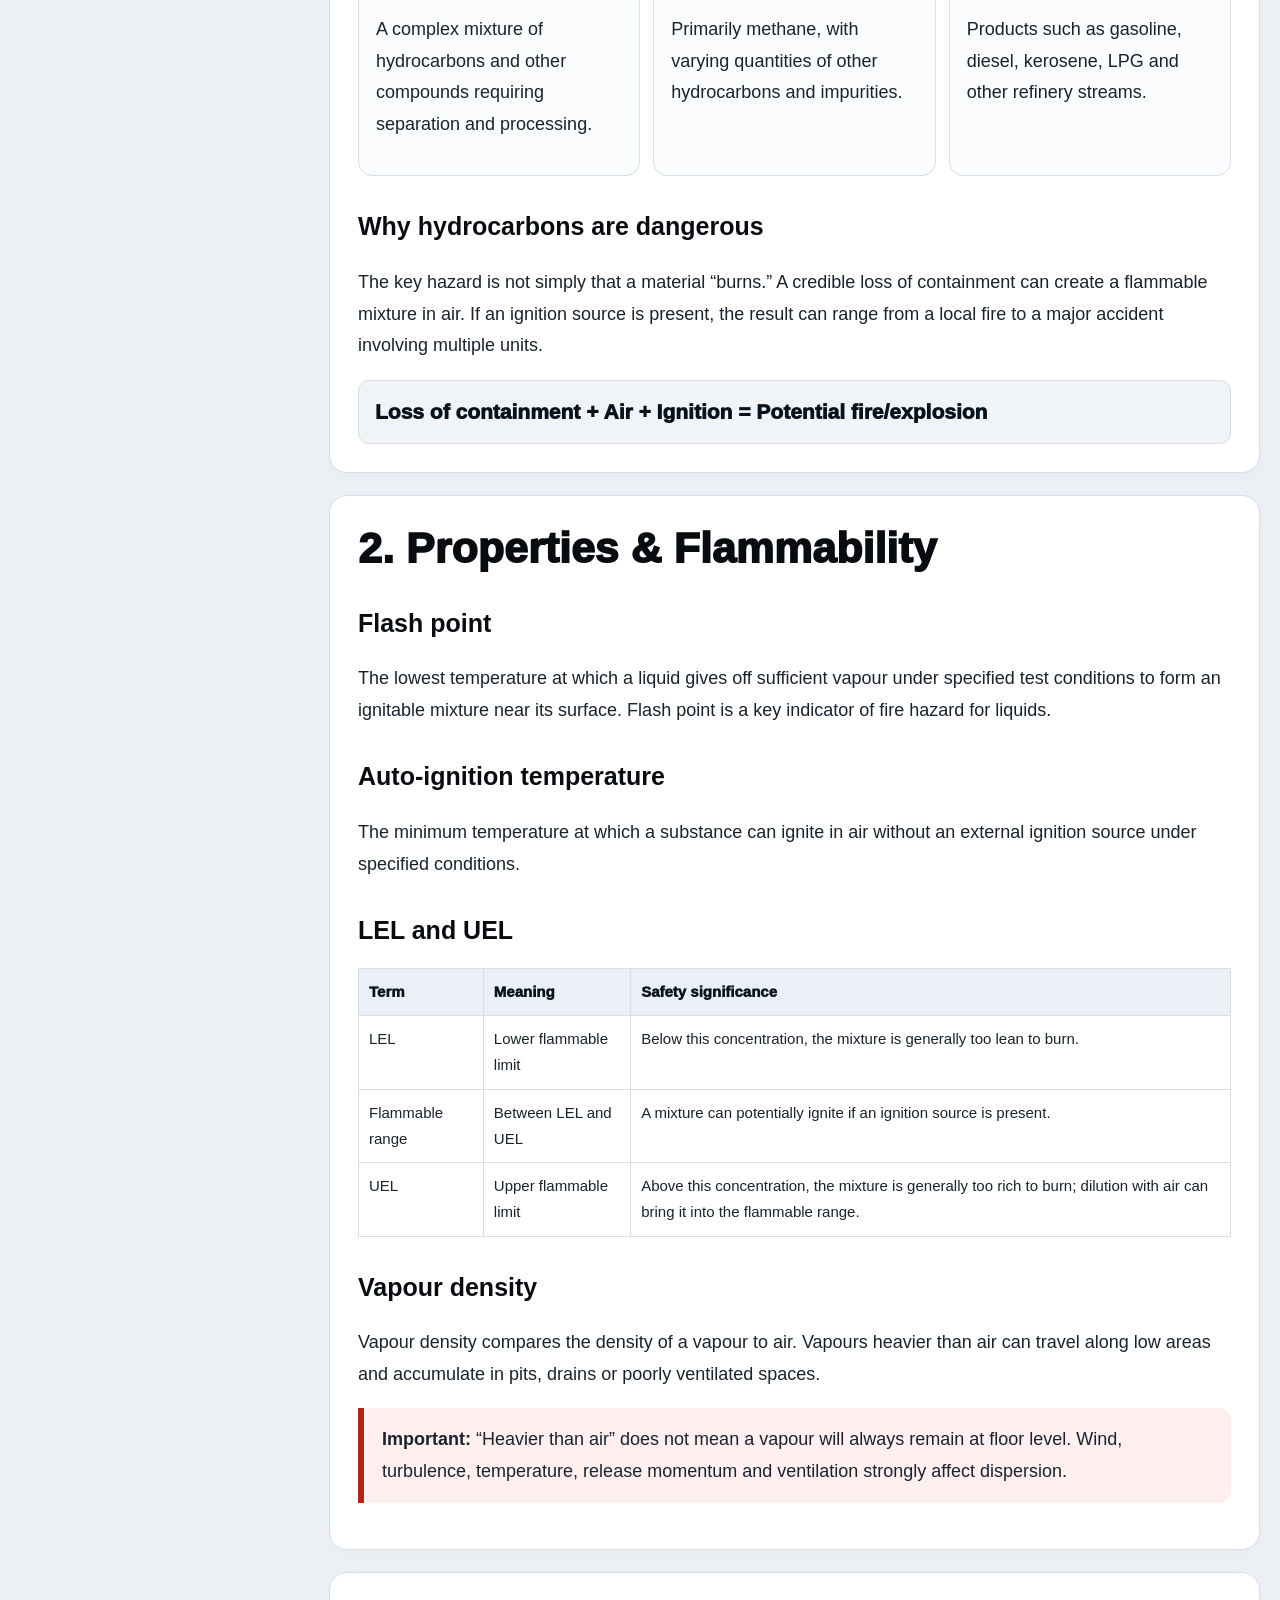
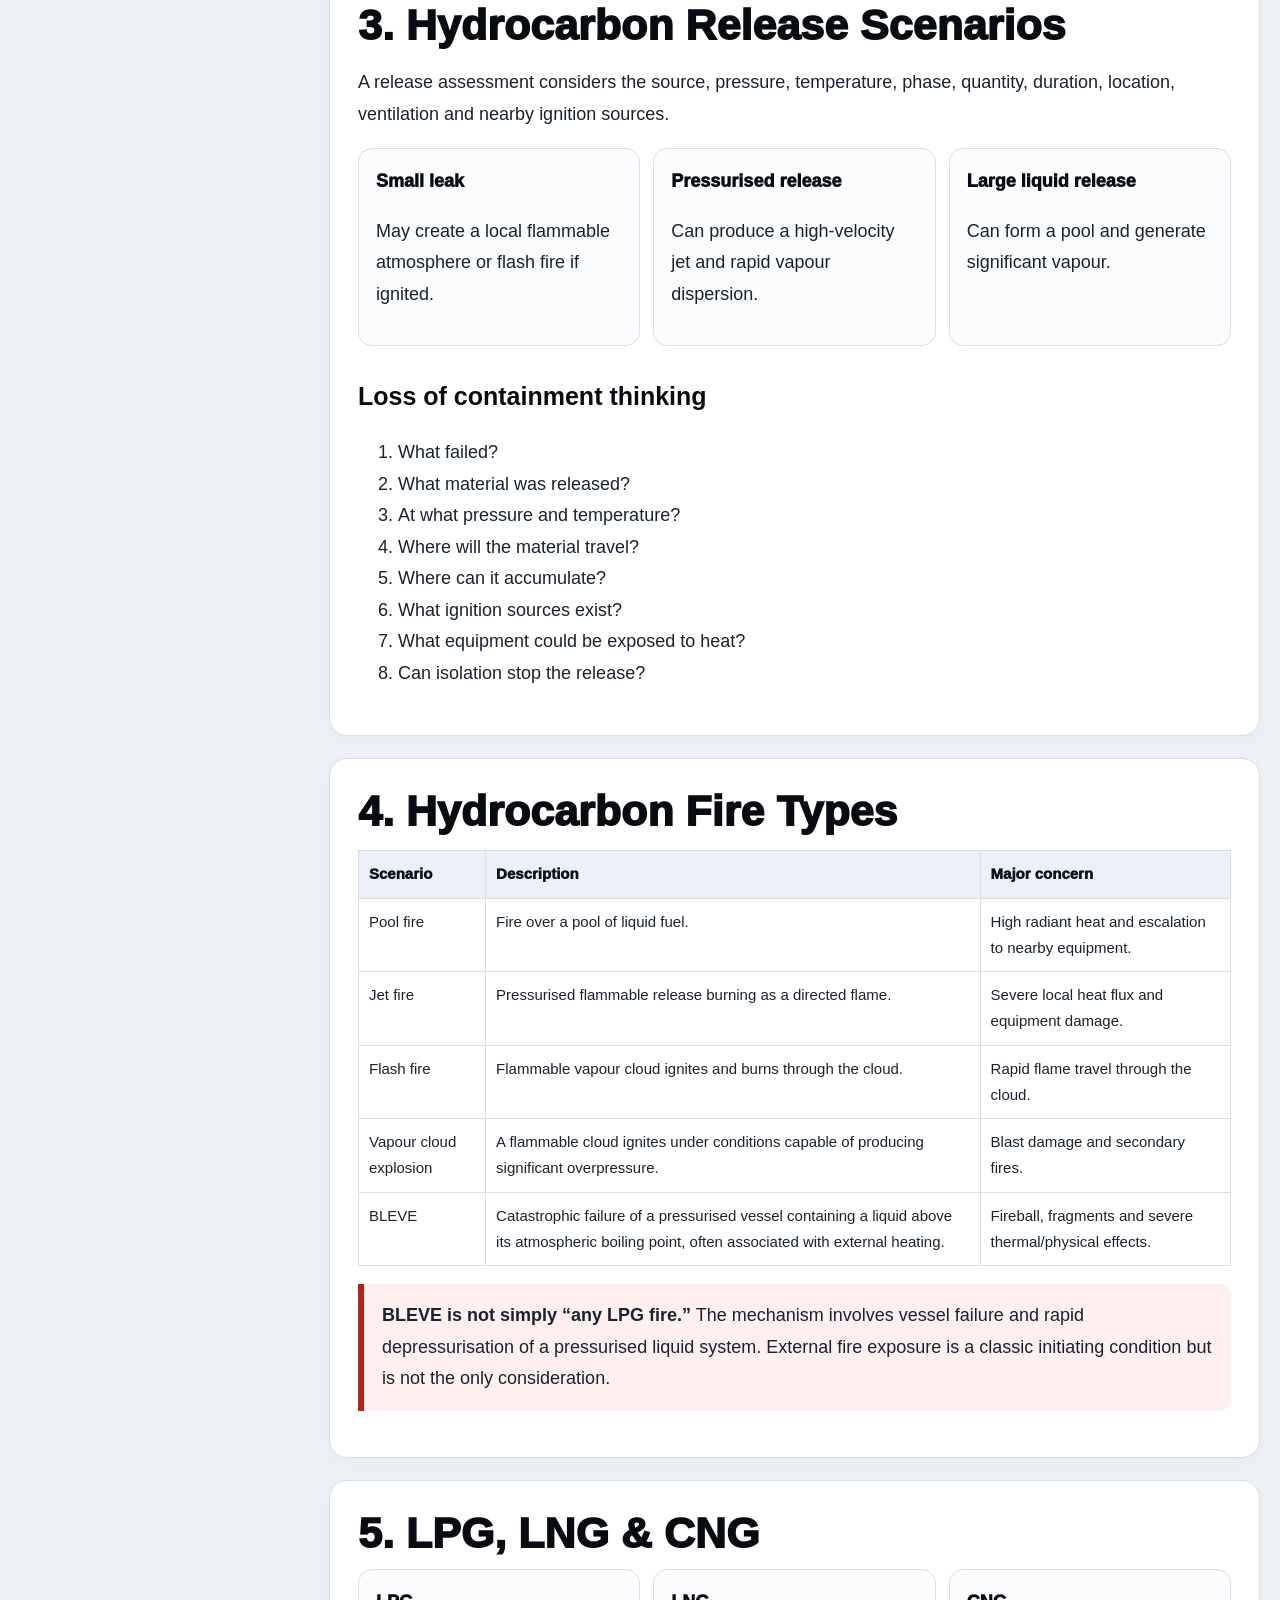
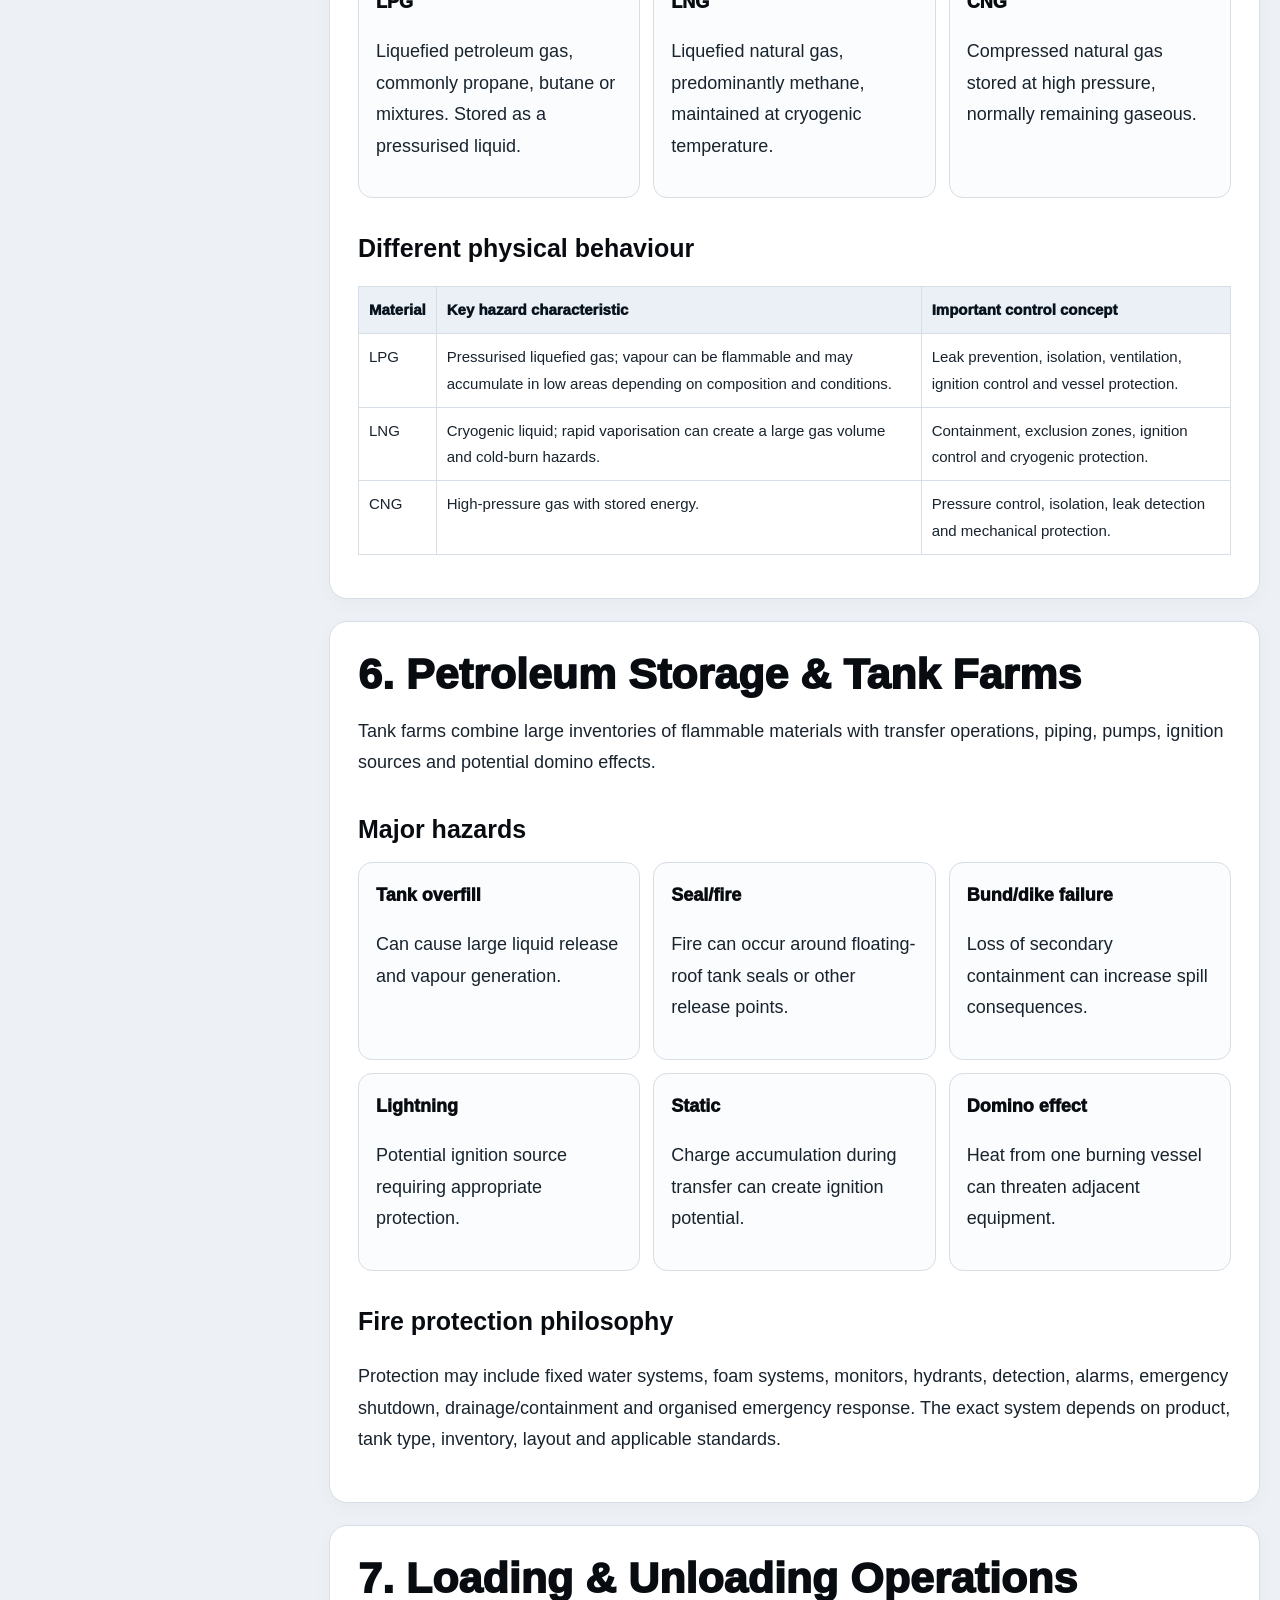
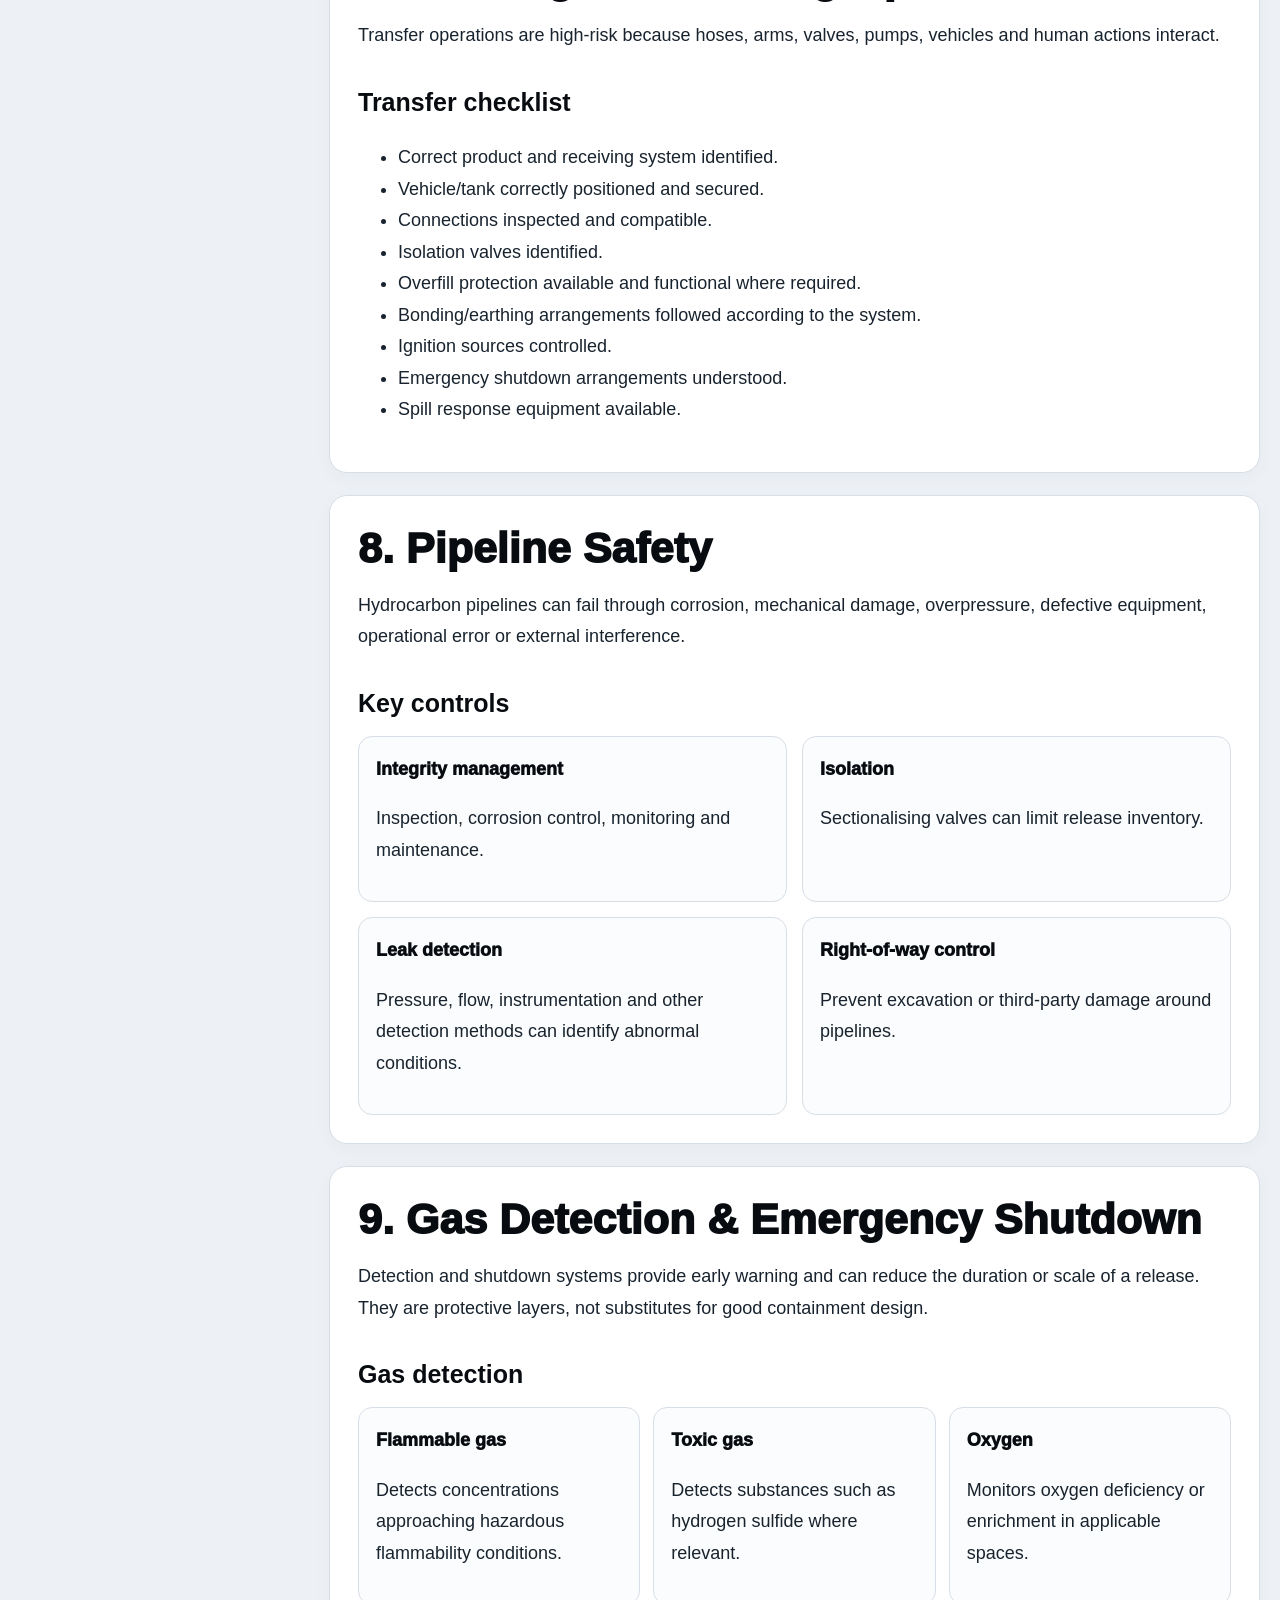
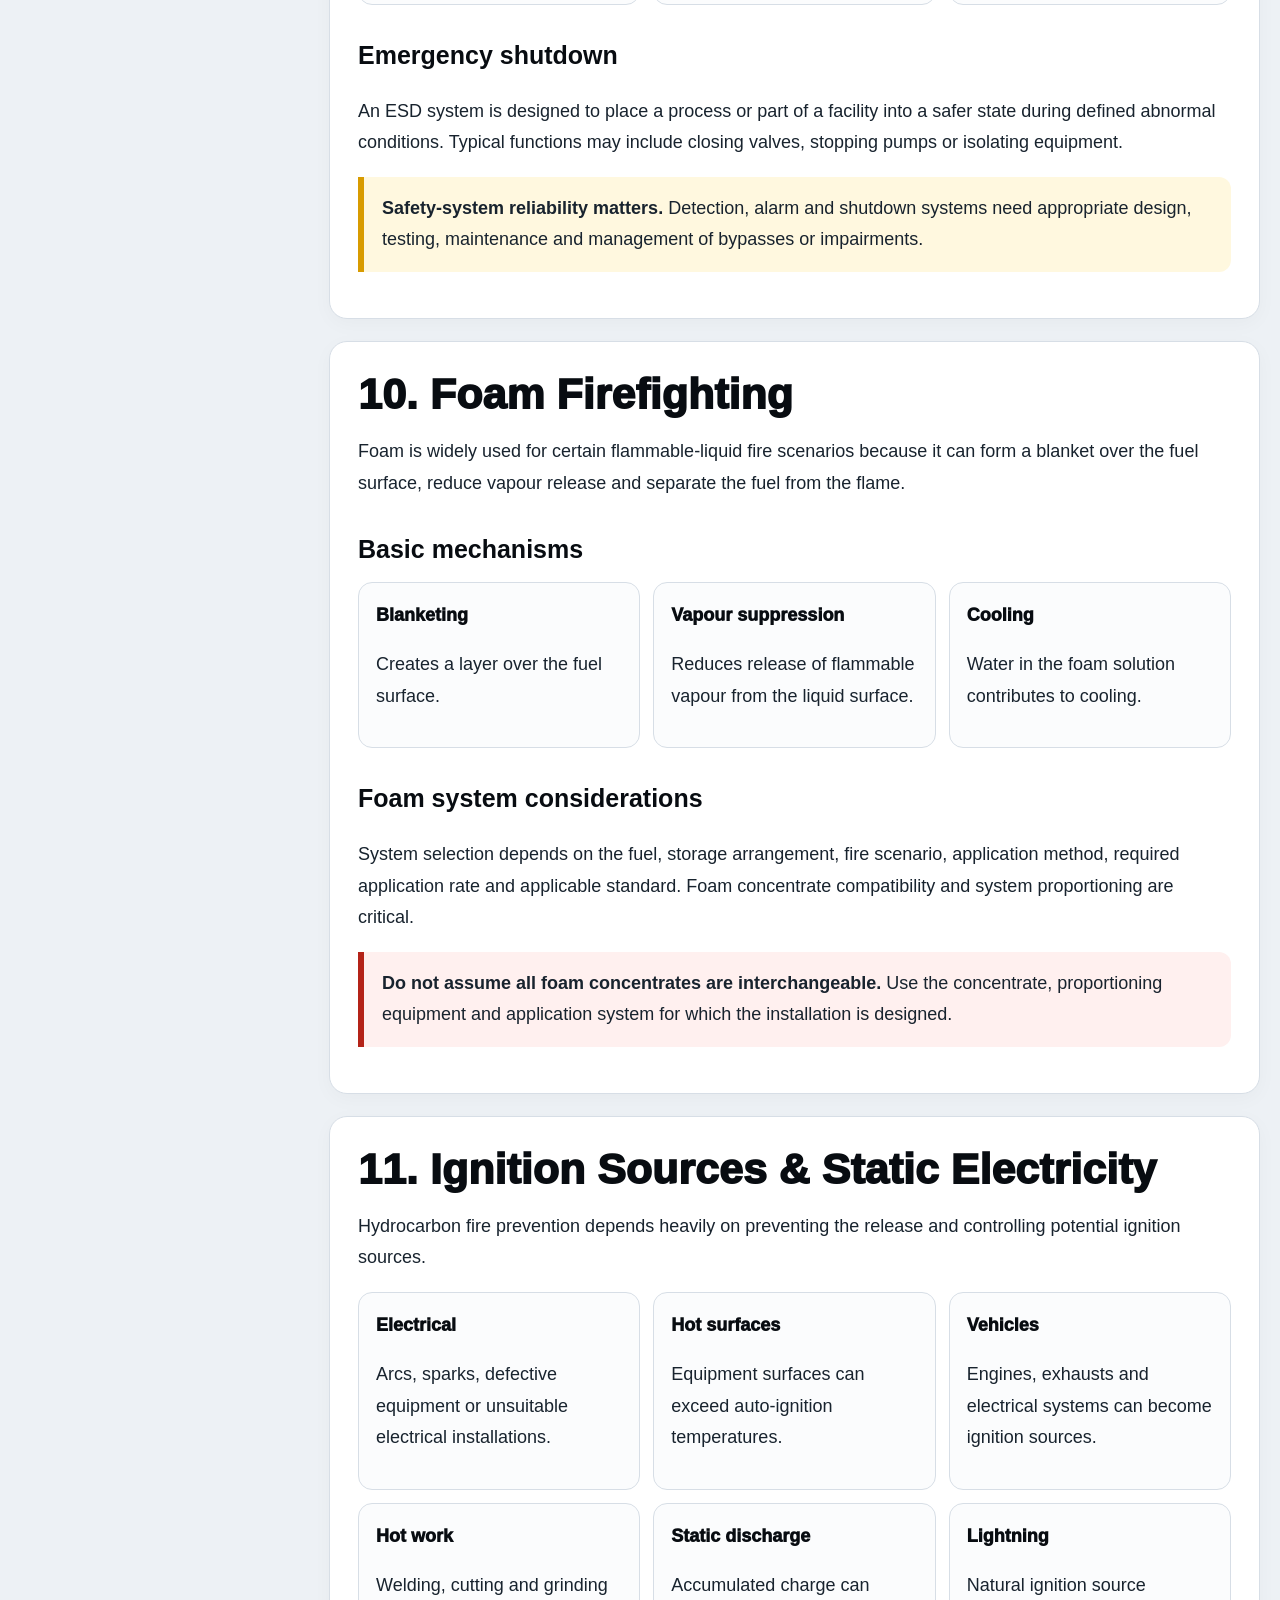
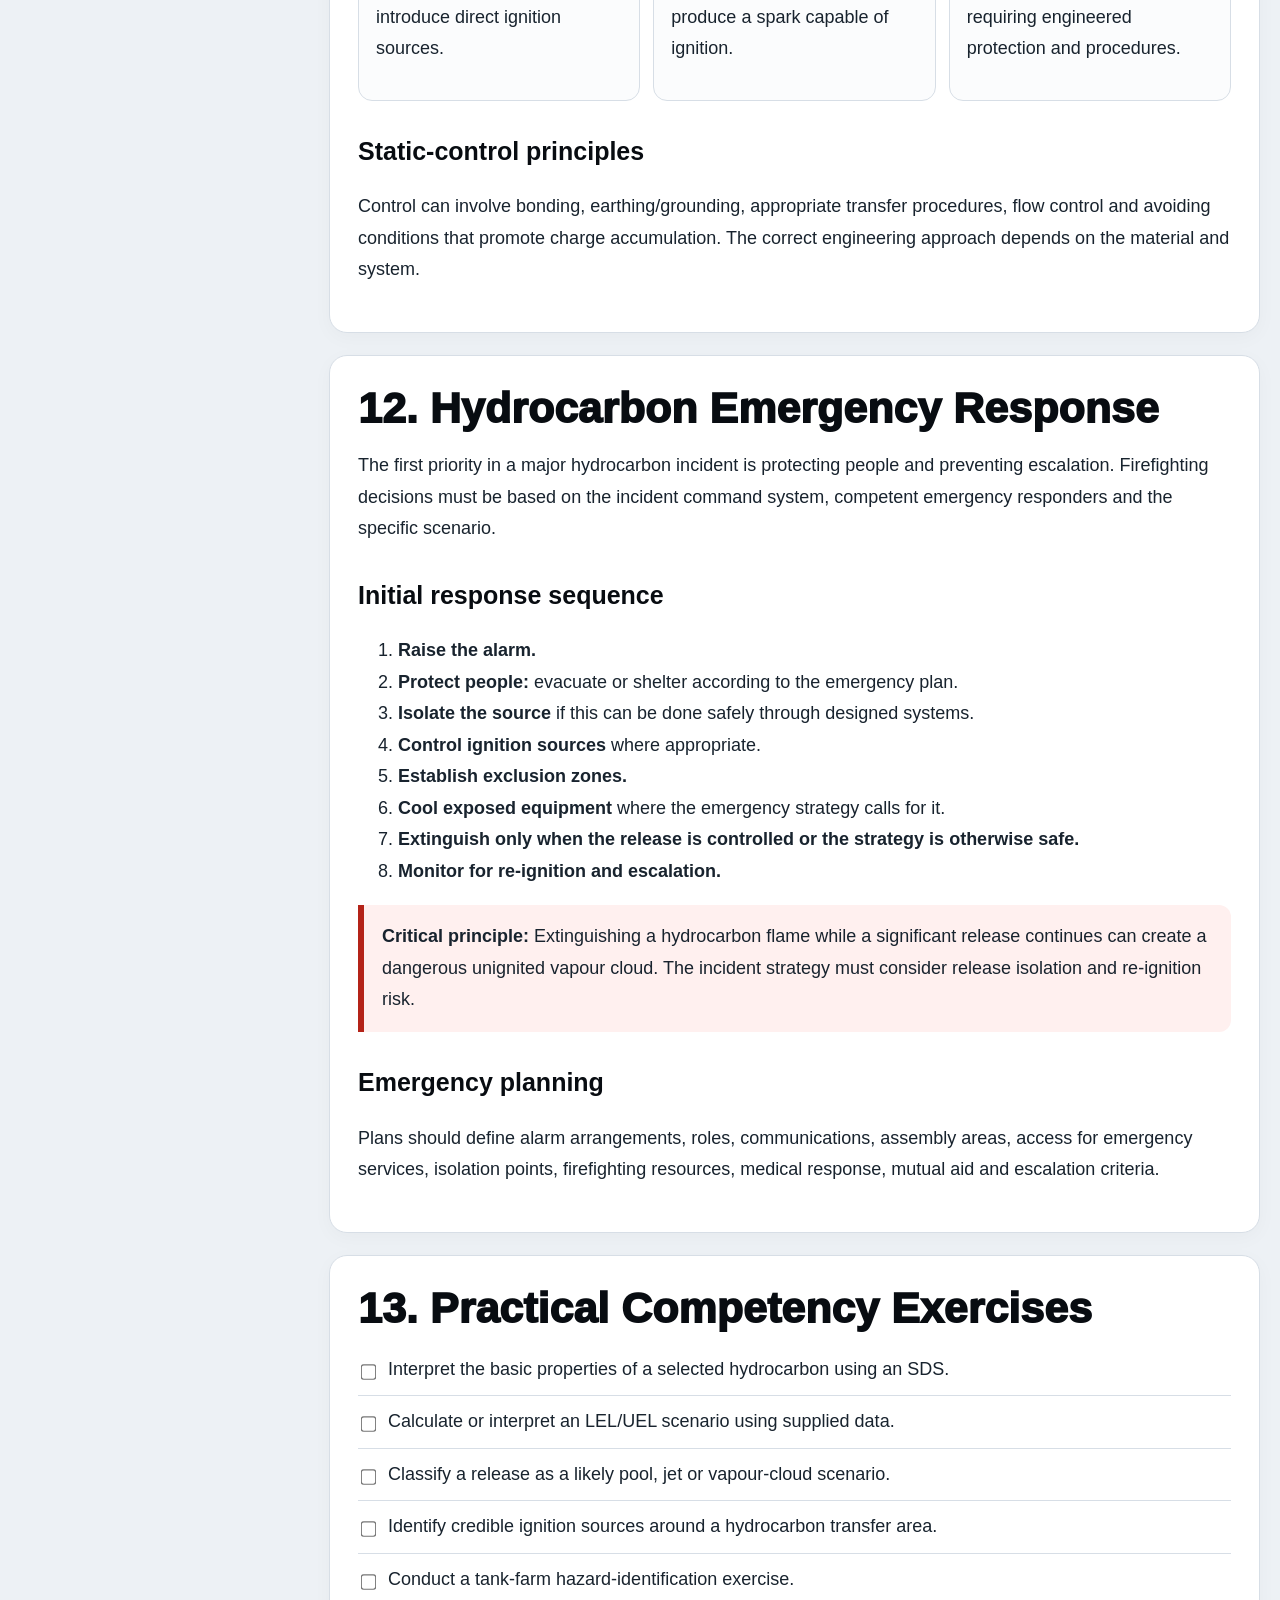
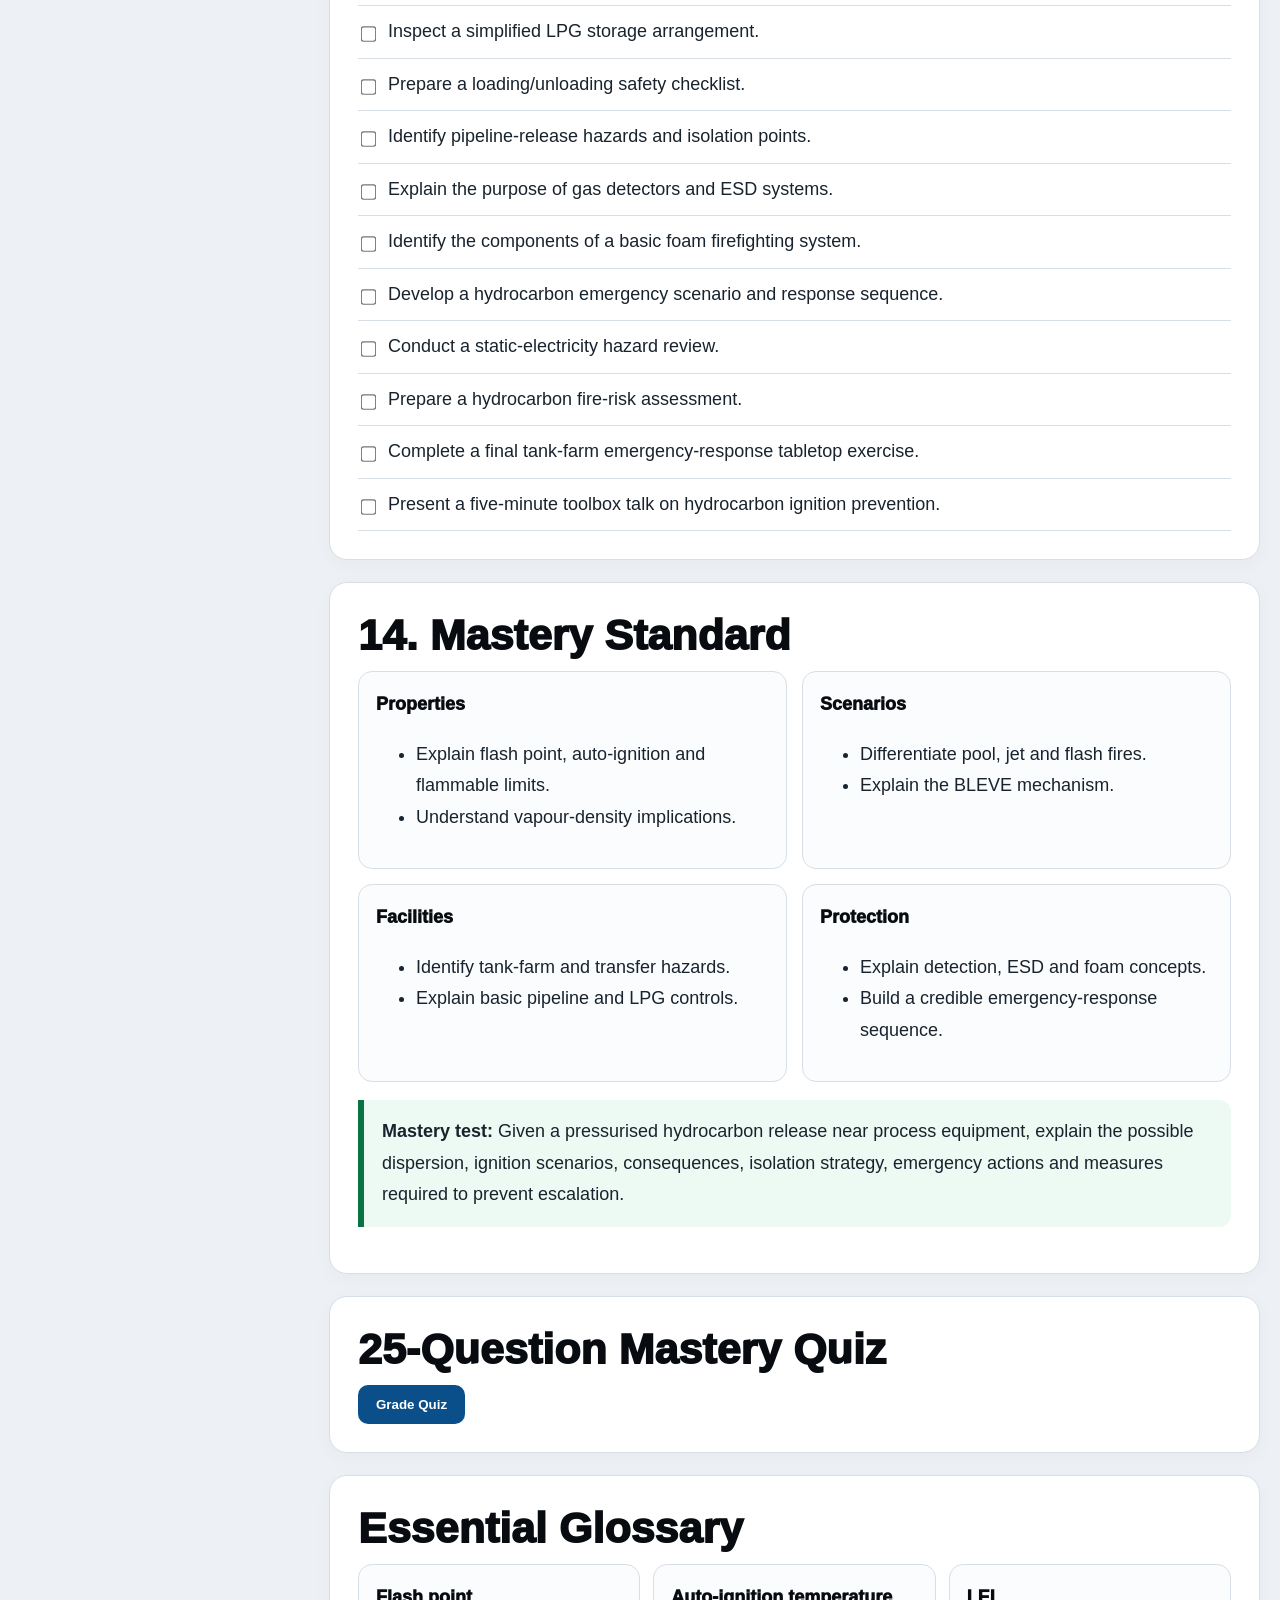
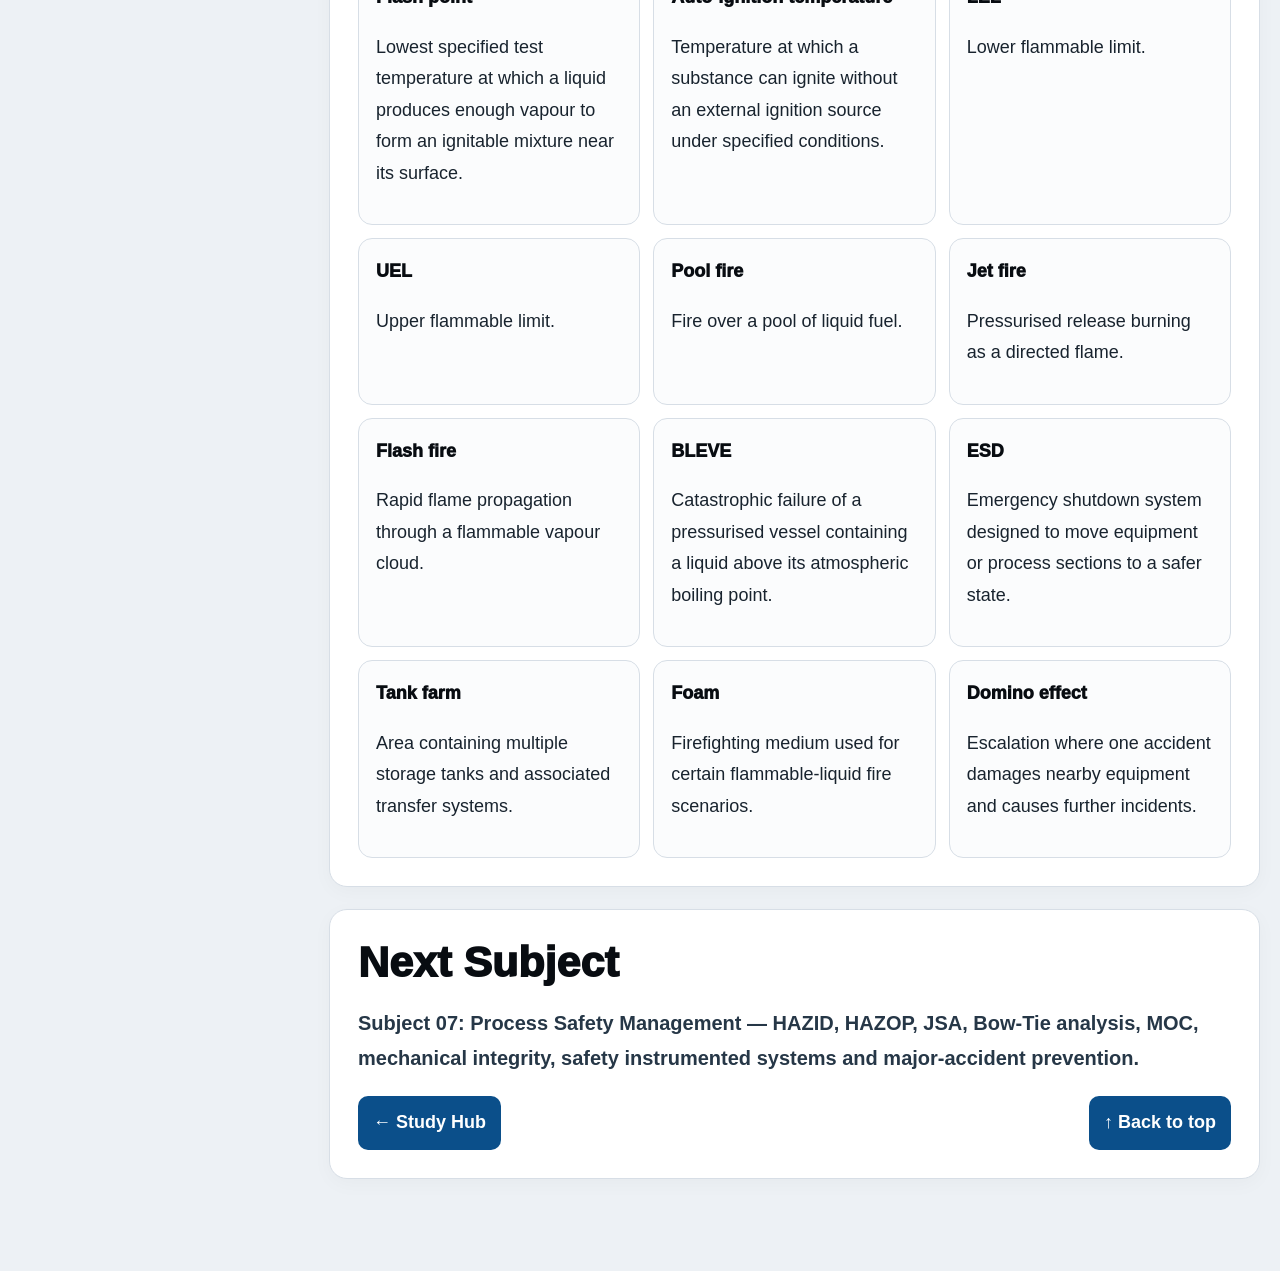
<file: subject-06-hydrocarbon-safety.html>
<!doctype html>
<html lang="en">
<head>
<meta charset="utf-8"><meta name="viewport" content="width=device-width,initial-scale=1">
<title>Hydrocarbon & Petroleum Safety — Kunju Study Hub</title>
<style>
:root{--ink:#080c11;--text:#18232e;--line:#d7dee6;--blue:#0b4f8a;--gold:#d89b00;--red:#b42318;--green:#087443}
*{box-sizing:border-box}html{scroll-behavior:smooth}body{margin:0;background:#edf1f5;color:var(--text);font:18px/1.75 Arial,system-ui,sans-serif}a{color:var(--blue);font-weight:800}
header{position:sticky;top:0;z-index:5;background:#07111d;color:#fff;border-bottom:1px solid #314456}.in{max-width:1280px;margin:auto;padding:12px 20px;display:flex;align-items:center}.brand{font-weight:950}.brand small{display:block;color:#b8c8d8;font-size:12px}.actions{margin-left:auto;display:flex;gap:8px}.actions a,.actions button{color:#fff;background:#102235;border:1px solid #40566a;border-radius:9px;padding:7px 11px;font-size:13px;font-weight:900;cursor:pointer}
.layout{max-width:1280px;margin:auto;padding:24px 20px 70px;display:grid;grid-template-columns:285px 1fr;gap:24px}aside{position:sticky;top:70px;height:calc(100vh - 90px);overflow:auto;background:#fff;border:1px solid var(--line);border-radius:16px;padding:18px}aside h3{margin:0;color:var(--ink);font-size:16px}aside a{display:block;color:#253342;text-decoration:none;font-size:14px;line-height:1.35;padding:8px;border-radius:8px}aside a:hover{background:#edf4fa}.progress{height:9px;background:#e2e7ed;border-radius:99px;margin:12px 0;overflow:hidden}.progress i{display:block;height:100%;width:0;background:var(--gold)}
.hero{background:linear-gradient(135deg,#06131f,#10466e);color:#fff;border-radius:20px;padding:34px;margin-bottom:24px}.kicker{font-size:13px;letter-spacing:2px;text-transform:uppercase;color:#ffd66a;font-weight:950}h1{font-size:clamp(38px,5vw,66px);line-height:1.03;letter-spacing:-1.7px;margin:10px 0 18px;font-weight:950}.hero p{font-size:20px;color:#e4edf5;max-width:920px}.stats{display:grid;grid-template-columns:repeat(4,1fr);gap:10px;margin-top:22px}.stat{background:#102a41;border:1px solid #48637d;border-radius:12px;padding:13px}.stat b{display:block;font-size:22px}.stat span{font-size:12px;color:#c5d5e4}
.section{background:#fff;border:1px solid var(--line);border-radius:18px;padding:28px;margin-bottom:22px;box-shadow:0 5px 20px #00000008}h2{font-size:clamp(29px,4vw,43px);line-height:1.12;color:var(--ink);margin:0 0 12px;font-weight:950}h3{font-size:25px;color:var(--ink);margin:29px 0 10px;font-weight:900}.lead{font-size:20px;color:#263747;font-weight:550}
.grid2{display:grid;grid-template-columns:1fr 1fr;gap:15px}.grid3{display:grid;grid-template-columns:repeat(3,1fr);gap:13px}.card{background:#fbfcfd;border:1px solid var(--line);border-radius:14px;padding:17px}.card b{color:var(--ink);font-weight:950}
.note,.danger,.success{padding:16px 18px;border-radius:0 12px 12px 0;margin:18px 0}.note{background:#fff8df;border-left:6px solid var(--gold)}.danger{background:#fff0ef;border-left:6px solid var(--red)}.success{background:#edf9f3;border-left:6px solid var(--green)}
table{width:100%;border-collapse:collapse;margin:15px 0;font-size:15px}th,td{border:1px solid var(--line);padding:10px;vertical-align:top;text-align:left}th{background:#eaf0f5;color:#08131e;font-weight:950}.formula{background:#f0f4f7;border:1px solid var(--line);padding:13px 16px;border-radius:11px;font-size:21px;font-weight:950;color:#07121d}
.quiz{border:1px solid var(--line);border-radius:13px;background:#fbfcfd;padding:17px;margin:12px 0}.quiz p{font-weight:900;color:var(--ink)}.option{display:block;width:100%;text-align:left;border:1px solid #cbd4de;background:#fff;border-radius:9px;padding:10px 12px;margin:7px 0;cursor:pointer;color:#1c2935;font-weight:600}.option.correct{background:#e6f7ee;border-color:#42a875}.option.wrong{background:#fff0ef;border-color:#d86c64}.answer{display:none;margin-top:9px;font-weight:750}.answer.show{display:block}
.checklist label{display:flex;gap:10px;padding:10px 0;border-bottom:1px solid var(--line)}.checklist input{margin-top:7px;transform:scale(1.2)}.nav{display:flex;justify-content:space-between;gap:10px}.nav a{background:var(--blue);color:#fff;padding:11px 15px;border-radius:10px;text-decoration:none}
@media(max-width:950px){.layout{grid-template-columns:1fr}aside{position:relative;top:auto;height:auto}.stats{grid-template-columns:1fr 1fr}.grid3{grid-template-columns:1fr}}@media(max-width:620px){body{font-size:17px}.layout{padding:12px}.section,.hero{padding:21px}.grid2,.stats{grid-template-columns:1fr}.hero p{font-size:18px}}
</style></head>
<body>
<header><div class="in"><div class="brand">KUNJU STUDY HUB<small>Diploma in Safety & Fire Engineering</small></div><div class="actions"><a href="index.html">← Study Hub</a><a href="#quiz">Quiz</a><button onclick="window.print()">Print</button></div></div></header>
<div class="layout">
<aside><h3>Subject 06 Navigation</h3><div class="progress"><i id="bar"></i></div><small id="pt">0% practical checklist</small><hr>
<a href="#start">1. Start Here</a><a href="#outcomes">2. Learning Outcomes</a><a href="#basics">3. Hydrocarbon Fundamentals</a><a href="#properties">4. Properties & Flammability</a><a href="#release">5. Release Scenarios</a><a href="#fires">6. Hydrocarbon Fire Types</a><a href="#lpg">7. LPG, LNG & CNG</a><a href="#storage">8. Storage & Tank Farms</a><a href="#loading">9. Loading & Unloading</a><a href="#pipelines">10. Pipelines</a><a href="#detection">11. Detection & ESD</a><a href="#foam">12. Foam Firefighting</a><a href="#ignition">13. Ignition & Static</a><a href="#emergency">14. Emergency Response</a><a href="#practical">15. Practical Work</a><a href="#mastery">16. Mastery</a><a href="#quiz">17. Quiz</a><a href="#glossary">18. Glossary</a></aside>
<main>
<section class="hero" id="start"><div class="kicker">Subject 06 • Industrial & petroleum hazards</div><h1>Hydrocarbon & Petroleum Safety</h1><p>Build a process-safety foundation for crude oil, natural gas, LPG, LNG, CNG and petroleum products. Learn how hydrocarbon releases become fires or explosions, how facilities prevent ignition and escalation, and how emergency systems respond.</p><div class="stats"><div class="stat"><b>12</b><span>Core hazard blocks</span></div><div class="stat"><b>100+</b><span>Key concepts</span></div><div class="stat"><b>15</b><span>Practical exercises</span></div><div class="stat"><b>25</b><span>Mastery questions</span></div></div></section>

<section class="section" id="outcomes"><h2>Learning Outcomes</h2><p class="lead">The objective is not to memorise petroleum terminology. It is to understand the chain from <b>loss of containment → dispersion → ignition → fire/explosion → escalation</b>.</p><div class="grid2"><div class="card"><b>Understand hydrocarbons</b><p>Describe crude oil, natural gas and common petroleum products.</p></div><div class="card"><b>Predict release behaviour</b><p>Use boiling point, vapour density and flammability concepts to reason about releases.</p></div><div class="card"><b>Recognise fire scenarios</b><p>Distinguish pool, jet, flash and vapour-cloud fire scenarios and understand BLEVE.</p></div><div class="card"><b>Assess facilities</b><p>Recognise major hazards in tank farms, loading areas, pipelines and process facilities.</p></div><div class="card"><b>Understand protection</b><p>Explain gas detection, emergency shutdown, water spray and foam-system concepts.</p></div><div class="card"><b>Respond to releases</b><p>Apply isolation, ignition control, evacuation, firefighting and escalation-prevention principles.</p></div></div></section>

<section class="section" id="basics"><h2>1. Hydrocarbon Fundamentals</h2><p>Hydrocarbons are compounds composed primarily of hydrogen and carbon. In industry they range from gases to volatile liquids and heavy oils.</p><div class="grid3"><div class="card"><b>Crude oil</b><p>A complex mixture of hydrocarbons and other compounds requiring separation and processing.</p></div><div class="card"><b>Natural gas</b><p>Primarily methane, with varying quantities of other hydrocarbons and impurities.</p></div><div class="card"><b>Petroleum products</b><p>Products such as gasoline, diesel, kerosene, LPG and other refinery streams.</p></div></div>
<h3>Why hydrocarbons are dangerous</h3><p>The key hazard is not simply that a material “burns.” A credible loss of containment can create a flammable mixture in air. If an ignition source is present, the result can range from a local fire to a major accident involving multiple units.</p><div class="formula">Loss of containment + Air + Ignition = Potential fire/explosion</div></section>

<section class="section" id="properties"><h2>2. Properties & Flammability</h2><h3>Flash point</h3><p>The lowest temperature at which a liquid gives off sufficient vapour under specified test conditions to form an ignitable mixture near its surface. Flash point is a key indicator of fire hazard for liquids.</p>
<h3>Auto-ignition temperature</h3><p>The minimum temperature at which a substance can ignite in air without an external ignition source under specified conditions.</p>
<h3>LEL and UEL</h3><table><tr><th>Term</th><th>Meaning</th><th>Safety significance</th></tr><tr><td>LEL</td><td>Lower flammable limit</td><td>Below this concentration, the mixture is generally too lean to burn.</td></tr><tr><td>Flammable range</td><td>Between LEL and UEL</td><td>A mixture can potentially ignite if an ignition source is present.</td></tr><tr><td>UEL</td><td>Upper flammable limit</td><td>Above this concentration, the mixture is generally too rich to burn; dilution with air can bring it into the flammable range.</td></tr></table>
<h3>Vapour density</h3><p>Vapour density compares the density of a vapour to air. Vapours heavier than air can travel along low areas and accumulate in pits, drains or poorly ventilated spaces.</p>
<div class="danger"><b>Important:</b> “Heavier than air” does not mean a vapour will always remain at floor level. Wind, turbulence, temperature, release momentum and ventilation strongly affect dispersion.</div></section>

<section class="section" id="release"><h2>3. Hydrocarbon Release Scenarios</h2><p>A release assessment considers the source, pressure, temperature, phase, quantity, duration, location, ventilation and nearby ignition sources.</p><div class="grid3"><div class="card"><b>Small leak</b><p>May create a local flammable atmosphere or flash fire if ignited.</p></div><div class="card"><b>Pressurised release</b><p>Can produce a high-velocity jet and rapid vapour dispersion.</p></div><div class="card"><b>Large liquid release</b><p>Can form a pool and generate significant vapour.</p></div></div>
<h3>Loss of containment thinking</h3><ol><li>What failed?</li><li>What material was released?</li><li>At what pressure and temperature?</li><li>Where will the material travel?</li><li>Where can it accumulate?</li><li>What ignition sources exist?</li><li>What equipment could be exposed to heat?</li><li>Can isolation stop the release?</li></ol></section>

<section class="section" id="fires"><h2>4. Hydrocarbon Fire Types</h2><table><tr><th>Scenario</th><th>Description</th><th>Major concern</th></tr><tr><td>Pool fire</td><td>Fire over a pool of liquid fuel.</td><td>High radiant heat and escalation to nearby equipment.</td></tr><tr><td>Jet fire</td><td>Pressurised flammable release burning as a directed flame.</td><td>Severe local heat flux and equipment damage.</td></tr><tr><td>Flash fire</td><td>Flammable vapour cloud ignites and burns through the cloud.</td><td>Rapid flame travel through the cloud.</td></tr><tr><td>Vapour cloud explosion</td><td>A flammable cloud ignites under conditions capable of producing significant overpressure.</td><td>Blast damage and secondary fires.</td></tr><tr><td>BLEVE</td><td>Catastrophic failure of a pressurised vessel containing a liquid above its atmospheric boiling point, often associated with external heating.</td><td>Fireball, fragments and severe thermal/physical effects.</td></tr></table>
<div class="danger"><b>BLEVE is not simply “any LPG fire.”</b> The mechanism involves vessel failure and rapid depressurisation of a pressurised liquid system. External fire exposure is a classic initiating condition but is not the only consideration.</div></section>

<section class="section" id="lpg"><h2>5. LPG, LNG & CNG</h2><div class="grid3"><div class="card"><b>LPG</b><p>Liquefied petroleum gas, commonly propane, butane or mixtures. Stored as a pressurised liquid.</p></div><div class="card"><b>LNG</b><p>Liquefied natural gas, predominantly methane, maintained at cryogenic temperature.</p></div><div class="card"><b>CNG</b><p>Compressed natural gas stored at high pressure, normally remaining gaseous.</p></div></div>
<h3>Different physical behaviour</h3><table><tr><th>Material</th><th>Key hazard characteristic</th><th>Important control concept</th></tr><tr><td>LPG</td><td>Pressurised liquefied gas; vapour can be flammable and may accumulate in low areas depending on composition and conditions.</td><td>Leak prevention, isolation, ventilation, ignition control and vessel protection.</td></tr><tr><td>LNG</td><td>Cryogenic liquid; rapid vaporisation can create a large gas volume and cold-burn hazards.</td><td>Containment, exclusion zones, ignition control and cryogenic protection.</td></tr><tr><td>CNG</td><td>High-pressure gas with stored energy.</td><td>Pressure control, isolation, leak detection and mechanical protection.</td></tr></table></section>

<section class="section" id="storage"><h2>6. Petroleum Storage & Tank Farms</h2><p>Tank farms combine large inventories of flammable materials with transfer operations, piping, pumps, ignition sources and potential domino effects.</p><h3>Major hazards</h3><div class="grid3"><div class="card"><b>Tank overfill</b><p>Can cause large liquid release and vapour generation.</p></div><div class="card"><b>Seal/fire</b><p>Fire can occur around floating-roof tank seals or other release points.</p></div><div class="card"><b>Bund/dike failure</b><p>Loss of secondary containment can increase spill consequences.</p></div><div class="card"><b>Lightning</b><p>Potential ignition source requiring appropriate protection.</p></div><div class="card"><b>Static</b><p>Charge accumulation during transfer can create ignition potential.</p></div><div class="card"><b>Domino effect</b><p>Heat from one burning vessel can threaten adjacent equipment.</p></div></div>
<h3>Fire protection philosophy</h3><p>Protection may include fixed water systems, foam systems, monitors, hydrants, detection, alarms, emergency shutdown, drainage/containment and organised emergency response. The exact system depends on product, tank type, inventory, layout and applicable standards.</p></section>

<section class="section" id="loading"><h2>7. Loading & Unloading Operations</h2><p>Transfer operations are high-risk because hoses, arms, valves, pumps, vehicles and human actions interact.</p><h3>Transfer checklist</h3><ul><li>Correct product and receiving system identified.</li><li>Vehicle/tank correctly positioned and secured.</li><li>Connections inspected and compatible.</li><li>Isolation valves identified.</li><li>Overfill protection available and functional where required.</li><li>Bonding/earthing arrangements followed according to the system.</li><li>Ignition sources controlled.</li><li>Emergency shutdown arrangements understood.</li><li>Spill response equipment available.</li></ul></section>

<section class="section" id="pipelines"><h2>8. Pipeline Safety</h2><p>Hydrocarbon pipelines can fail through corrosion, mechanical damage, overpressure, defective equipment, operational error or external interference.</p><h3>Key controls</h3><div class="grid2"><div class="card"><b>Integrity management</b><p>Inspection, corrosion control, monitoring and maintenance.</p></div><div class="card"><b>Isolation</b><p>Sectionalising valves can limit release inventory.</p></div><div class="card"><b>Leak detection</b><p>Pressure, flow, instrumentation and other detection methods can identify abnormal conditions.</p></div><div class="card"><b>Right-of-way control</b><p>Prevent excavation or third-party damage around pipelines.</p></div></div></section>

<section class="section" id="detection"><h2>9. Gas Detection & Emergency Shutdown</h2><p>Detection and shutdown systems provide early warning and can reduce the duration or scale of a release. They are protective layers, not substitutes for good containment design.</p><h3>Gas detection</h3><div class="grid3"><div class="card"><b>Flammable gas</b><p>Detects concentrations approaching hazardous flammability conditions.</p></div><div class="card"><b>Toxic gas</b><p>Detects substances such as hydrogen sulfide where relevant.</p></div><div class="card"><b>Oxygen</b><p>Monitors oxygen deficiency or enrichment in applicable spaces.</p></div></div>
<h3>Emergency shutdown</h3><p>An ESD system is designed to place a process or part of a facility into a safer state during defined abnormal conditions. Typical functions may include closing valves, stopping pumps or isolating equipment.</p><div class="note"><b>Safety-system reliability matters.</b> Detection, alarm and shutdown systems need appropriate design, testing, maintenance and management of bypasses or impairments.</div></section>

<section class="section" id="foam"><h2>10. Foam Firefighting</h2><p>Foam is widely used for certain flammable-liquid fire scenarios because it can form a blanket over the fuel surface, reduce vapour release and separate the fuel from the flame.</p><h3>Basic mechanisms</h3><div class="grid3"><div class="card"><b>Blanketing</b><p>Creates a layer over the fuel surface.</p></div><div class="card"><b>Vapour suppression</b><p>Reduces release of flammable vapour from the liquid surface.</p></div><div class="card"><b>Cooling</b><p>Water in the foam solution contributes to cooling.</p></div></div>
<h3>Foam system considerations</h3><p>System selection depends on the fuel, storage arrangement, fire scenario, application method, required application rate and applicable standard. Foam concentrate compatibility and system proportioning are critical.</p>
<div class="danger"><b>Do not assume all foam concentrates are interchangeable.</b> Use the concentrate, proportioning equipment and application system for which the installation is designed.</div></section>

<section class="section" id="ignition"><h2>11. Ignition Sources & Static Electricity</h2><p>Hydrocarbon fire prevention depends heavily on preventing the release and controlling potential ignition sources.</p><div class="grid3"><div class="card"><b>Electrical</b><p>Arcs, sparks, defective equipment or unsuitable electrical installations.</p></div><div class="card"><b>Hot surfaces</b><p>Equipment surfaces can exceed auto-ignition temperatures.</p></div><div class="card"><b>Vehicles</b><p>Engines, exhausts and electrical systems can become ignition sources.</p></div><div class="card"><b>Hot work</b><p>Welding, cutting and grinding introduce direct ignition sources.</p></div><div class="card"><b>Static discharge</b><p>Accumulated charge can produce a spark capable of ignition.</p></div><div class="card"><b>Lightning</b><p>Natural ignition source requiring engineered protection and procedures.</p></div></div>
<h3>Static-control principles</h3><p>Control can involve bonding, earthing/grounding, appropriate transfer procedures, flow control and avoiding conditions that promote charge accumulation. The correct engineering approach depends on the material and system.</p></section>

<section class="section" id="emergency"><h2>12. Hydrocarbon Emergency Response</h2><p>The first priority in a major hydrocarbon incident is protecting people and preventing escalation. Firefighting decisions must be based on the incident command system, competent emergency responders and the specific scenario.</p><h3>Initial response sequence</h3><ol><li><b>Raise the alarm.</b></li><li><b>Protect people:</b> evacuate or shelter according to the emergency plan.</li><li><b>Isolate the source</b> if this can be done safely through designed systems.</li><li><b>Control ignition sources</b> where appropriate.</li><li><b>Establish exclusion zones.</b></li><li><b>Cool exposed equipment</b> where the emergency strategy calls for it.</li><li><b>Extinguish only when the release is controlled or the strategy is otherwise safe.</b></li><li><b>Monitor for re-ignition and escalation.</b></li></ol>
<div class="danger"><b>Critical principle:</b> Extinguishing a hydrocarbon flame while a significant release continues can create a dangerous unignited vapour cloud. The incident strategy must consider release isolation and re-ignition risk.</div>
<h3>Emergency planning</h3><p>Plans should define alarm arrangements, roles, communications, assembly areas, access for emergency services, isolation points, firefighting resources, medical response, mutual aid and escalation criteria.</p></section>

<section class="section" id="practical"><h2>13. Practical Competency Exercises</h2><div class="checklist">
<label><input type="checkbox" data-task> Interpret the basic properties of a selected hydrocarbon using an SDS.</label>
<label><input type="checkbox" data-task> Calculate or interpret an LEL/UEL scenario using supplied data.</label>
<label><input type="checkbox" data-task> Classify a release as a likely pool, jet or vapour-cloud scenario.</label>
<label><input type="checkbox" data-task> Identify credible ignition sources around a hydrocarbon transfer area.</label>
<label><input type="checkbox" data-task> Conduct a tank-farm hazard-identification exercise.</label>
<label><input type="checkbox" data-task> Inspect a simplified LPG storage arrangement.</label>
<label><input type="checkbox" data-task> Prepare a loading/unloading safety checklist.</label>
<label><input type="checkbox" data-task> Identify pipeline-release hazards and isolation points.</label>
<label><input type="checkbox" data-task> Explain the purpose of gas detectors and ESD systems.</label>
<label><input type="checkbox" data-task> Identify the components of a basic foam firefighting system.</label>
<label><input type="checkbox" data-task> Develop a hydrocarbon emergency scenario and response sequence.</label>
<label><input type="checkbox" data-task> Conduct a static-electricity hazard review.</label>
<label><input type="checkbox" data-task> Prepare a hydrocarbon fire-risk assessment.</label>
<label><input type="checkbox" data-task> Complete a final tank-farm emergency-response tabletop exercise.</label>
<label><input type="checkbox" data-task> Present a five-minute toolbox talk on hydrocarbon ignition prevention.</label>
</div></section>

<section class="section" id="mastery"><h2>14. Mastery Standard</h2><div class="grid2"><div class="card"><b>Properties</b><ul><li>Explain flash point, auto-ignition and flammable limits.</li><li>Understand vapour-density implications.</li></ul></div><div class="card"><b>Scenarios</b><ul><li>Differentiate pool, jet and flash fires.</li><li>Explain the BLEVE mechanism.</li></ul></div><div class="card"><b>Facilities</b><ul><li>Identify tank-farm and transfer hazards.</li><li>Explain basic pipeline and LPG controls.</li></ul></div><div class="card"><b>Protection</b><ul><li>Explain detection, ESD and foam concepts.</li><li>Build a credible emergency-response sequence.</li></ul></div></div><div class="success"><b>Mastery test:</b> Given a pressurised hydrocarbon release near process equipment, explain the possible dispersion, ignition scenarios, consequences, isolation strategy, emergency actions and measures required to prevent escalation.</div></section>

<section class="section" id="quiz"><h2>25-Question Mastery Quiz</h2><div id="quizBox"></div><button onclick="gradeQuiz()" style="background:#0b4f8a;color:#fff;border:0;border-radius:10px;padding:12px 18px;font-weight:900;cursor:pointer">Grade Quiz</button><div id="score" class="success" style="display:none;margin-top:16px"></div></section>

<section class="section" id="glossary"><h2>Essential Glossary</h2><div class="grid3"><div class="card"><b>Flash point</b><p>Lowest specified test temperature at which a liquid produces enough vapour to form an ignitable mixture near its surface.</p></div><div class="card"><b>Auto-ignition temperature</b><p>Temperature at which a substance can ignite without an external ignition source under specified conditions.</p></div><div class="card"><b>LEL</b><p>Lower flammable limit.</p></div><div class="card"><b>UEL</b><p>Upper flammable limit.</p></div><div class="card"><b>Pool fire</b><p>Fire over a pool of liquid fuel.</p></div><div class="card"><b>Jet fire</b><p>Pressurised release burning as a directed flame.</p></div><div class="card"><b>Flash fire</b><p>Rapid flame propagation through a flammable vapour cloud.</p></div><div class="card"><b>BLEVE</b><p>Catastrophic failure of a pressurised vessel containing a liquid above its atmospheric boiling point.</p></div><div class="card"><b>ESD</b><p>Emergency shutdown system designed to move equipment or process sections to a safer state.</p></div><div class="card"><b>Tank farm</b><p>Area containing multiple storage tanks and associated transfer systems.</p></div><div class="card"><b>Foam</b><p>Firefighting medium used for certain flammable-liquid fire scenarios.</p></div><div class="card"><b>Domino effect</b><p>Escalation where one accident damages nearby equipment and causes further incidents.</p></div></div></section>

<section class="section"><h2>Next Subject</h2><p class="lead">Subject 07: Process Safety Management — HAZID, HAZOP, JSA, Bow-Tie analysis, MOC, mechanical integrity, safety instrumented systems and major-accident prevention.</p><div class="nav"><a href="index.html">← Study Hub</a><a href="#start">↑ Back to top</a></div></section>
</main></div>
<script>
const qs=[
["The most important initiating concern in a hydrocarbon major accident is often:","Loss of containment",["Good housekeeping","Loss of containment","Low lighting","Noise"]],
["LEL means:","Lower flammable limit",["Liquid evaporation level","Lower flammable limit","Lowest equipment load","Liquid exposure limit"]],
["Between the LEL and UEL, a hydrocarbon-air mixture can potentially:","Ignite if an ignition source is present","Never burn","Become water","Only freeze"]],
["Flash point is primarily a property used to describe:","The temperature at which a liquid produces an ignitable vapour mixture under specified test conditions","The melting point of steel","The pressure of a gas cylinder","The temperature of a fire pump"]],
["Auto-ignition means ignition:","Without an external ignition source under specified conditions","Only after a spark","Only under water","Only with a flame"]],
["A vapour heavier than air may:","Accumulate in low areas under suitable conditions","Always remain exactly at floor level","Always rise rapidly","Never move with wind"]],
["A pool fire occurs:","Over a pool of liquid fuel","Only inside a pipeline","Only in a gas cylinder","Only underwater"]],
["A jet fire is associated with:","A pressurised flammable release burning as a directed flame","A leaking water pipe","A solid combustible only","A tank being empty"]],
["A flash fire involves:","Flame propagation through a flammable vapour cloud","Only liquid burning in a tank","A water spray","A mechanical failure with no fuel"]],
["BLEVE involves:","Catastrophic failure of a pressurised vessel containing a liquid above its atmospheric boiling point","Any small LPG leak","Only a pool fire","Only an electrical short circuit"]],
["LPG is commonly stored:","As a pressurised liquid","Only as a solid","Only as cryogenic liquid","Only in open ponds"]],
["LNG is maintained primarily by:","Cryogenic refrigeration","High temperature heating","Open-air storage","Mixing with diesel"]],
["CNG is primarily:","Compressed natural gas stored at high pressure","Cryogenic liquid","Compressed nitrogen","Liquid petroleum diesel"]],
["A major tank-farm concern is:","Domino escalation from heat exposure to nearby equipment","Office lighting","Low paperwork","Noise only"]],
["A loading/unloading operation should include:","Control of connections, ignition sources, isolation and emergency arrangements","Only a vehicle key","No inspection","Open ignition sources"]],
["Pipeline integrity management includes:","Inspection, corrosion control, monitoring and maintenance","Only painting","Only driving checks","Only fire extinguishers"]],
["A gas detector is primarily used to:","Provide warning of specified gas concentrations","Extinguish every fire","Replace all maintenance","Measure crane capacity"]],
["An ESD system is intended to:","Move a process or equipment section to a safer state during defined abnormal conditions","Increase pressure during emergencies","Replace all alarms","Remove all workers automatically"]],
["Foam can help control certain liquid fires by:","Blanketing the fuel surface and reducing vapour release","Increasing vapour release","Adding ignition sources","Removing all oxygen from the building"]],
["Foam concentrates should be:","Compatible with the designed system and fuel/application","Mixed randomly","Selected only by colour","Used without proportioning"]],
["A static spark can be dangerous because:","It can ignite a flammable atmosphere","It always cools equipment","It prevents combustion","It eliminates vapour"]],
["If a hydrocarbon release continues, extinguishing the flame may:","Allow an unignited flammable cloud to form","Always make the site safer","Stop the release automatically","Eliminate the need for isolation"]],
["A key emergency priority is:","Protect people and prevent escalation","Protect equipment before people","Continue normal production","Ignore the alarm"]],
["A tank-farm emergency plan should include:","Alarm, evacuation, isolation, firefighting resources, communications and escalation arrangements","Only the phone number of the supervisor","Only a fire extinguisher","Only a map"]],
["The best hydrocarbon safety approach is to:","Prevent loss of containment, control ignition and provide engineered protective layers","Rely only on firefighters","Wait for a fire before acting","Use PPE as the sole protection"]
];
const box=document.getElementById("quizBox");
qs.forEach((q,i)=>{let d=document.createElement("div");d.className="quiz";d.innerHTML=`<p>${i+1}. ${q[0]}</p>`+q[2].map((o,j)=>`<button class="option" data-q="${i}" data-a="${j}" onclick="pick(this)">${String.fromCharCode(65+j)}. ${o}</button>`).join("")+`<div class="answer" id="a${i}">Correct answer: ${q[1]}</div>`;box.appendChild(d)});
function pick(b){let q=+b.dataset.q;document.querySelectorAll(`[data-q="${q}"]`).forEach(x=>x.classList.remove("correct","wrong"));let a=+b.dataset.a;if(qs[q][2][a]===qs[q][1])b.classList.add("correct");else b.classList.add("wrong");document.getElementById("a"+q).classList.add("show")}
function gradeQuiz(){let s=0;qs.forEach((q,i)=>{if(document.querySelector(`[data-q="${i}"].correct`))s++});let p=Math.round(s/qs.length*100),e=document.getElementById("score");e.style.display="block";e.innerHTML=`<b>Score: ${s}/${qs.length} (${p}%)</b><br>${p>=80?"Strong hydrocarbon-safety foundation.":p>=60?"Good start. Review weak areas and try again.":"Review the subject carefully before progressing."}`}
const tasks=[...document.querySelectorAll("[data-task]")];function progress(){let d=tasks.filter(x=>x.checked).length,p=Math.round(d/tasks.length*100);document.getElementById("bar").style.width=p+"%";document.getElementById("pt").textContent=p+"% practical checklist";localStorage.setItem("kunju-hydrocarbon-safety-06",JSON.stringify(tasks.map(x=>x.checked)))}try{let s=JSON.parse(localStorage.getItem("kunju-hydrocarbon-safety-06")||"[]");tasks.forEach((x,i)=>x.checked=!!s[i])}catch(e){}tasks.forEach(x=>x.addEventListener("change",progress));progress();
</script>
</body></html>
</file>
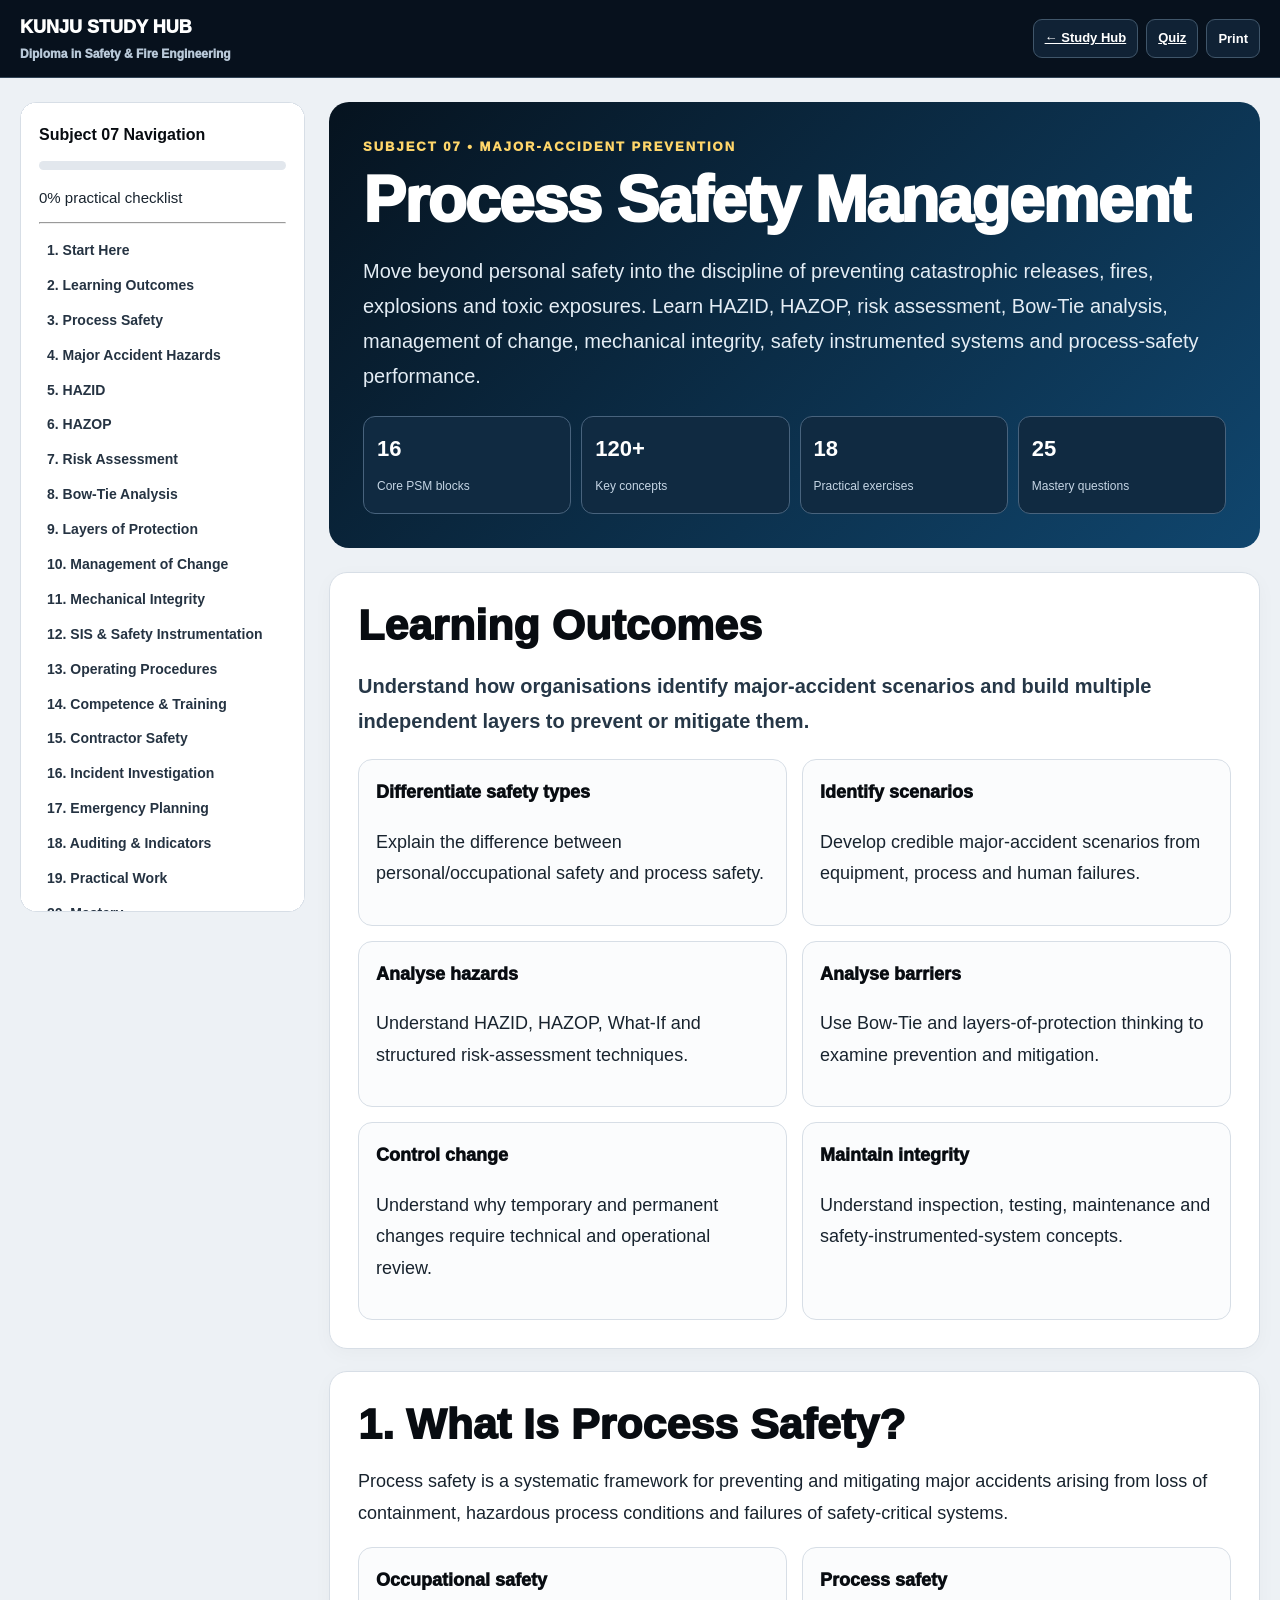
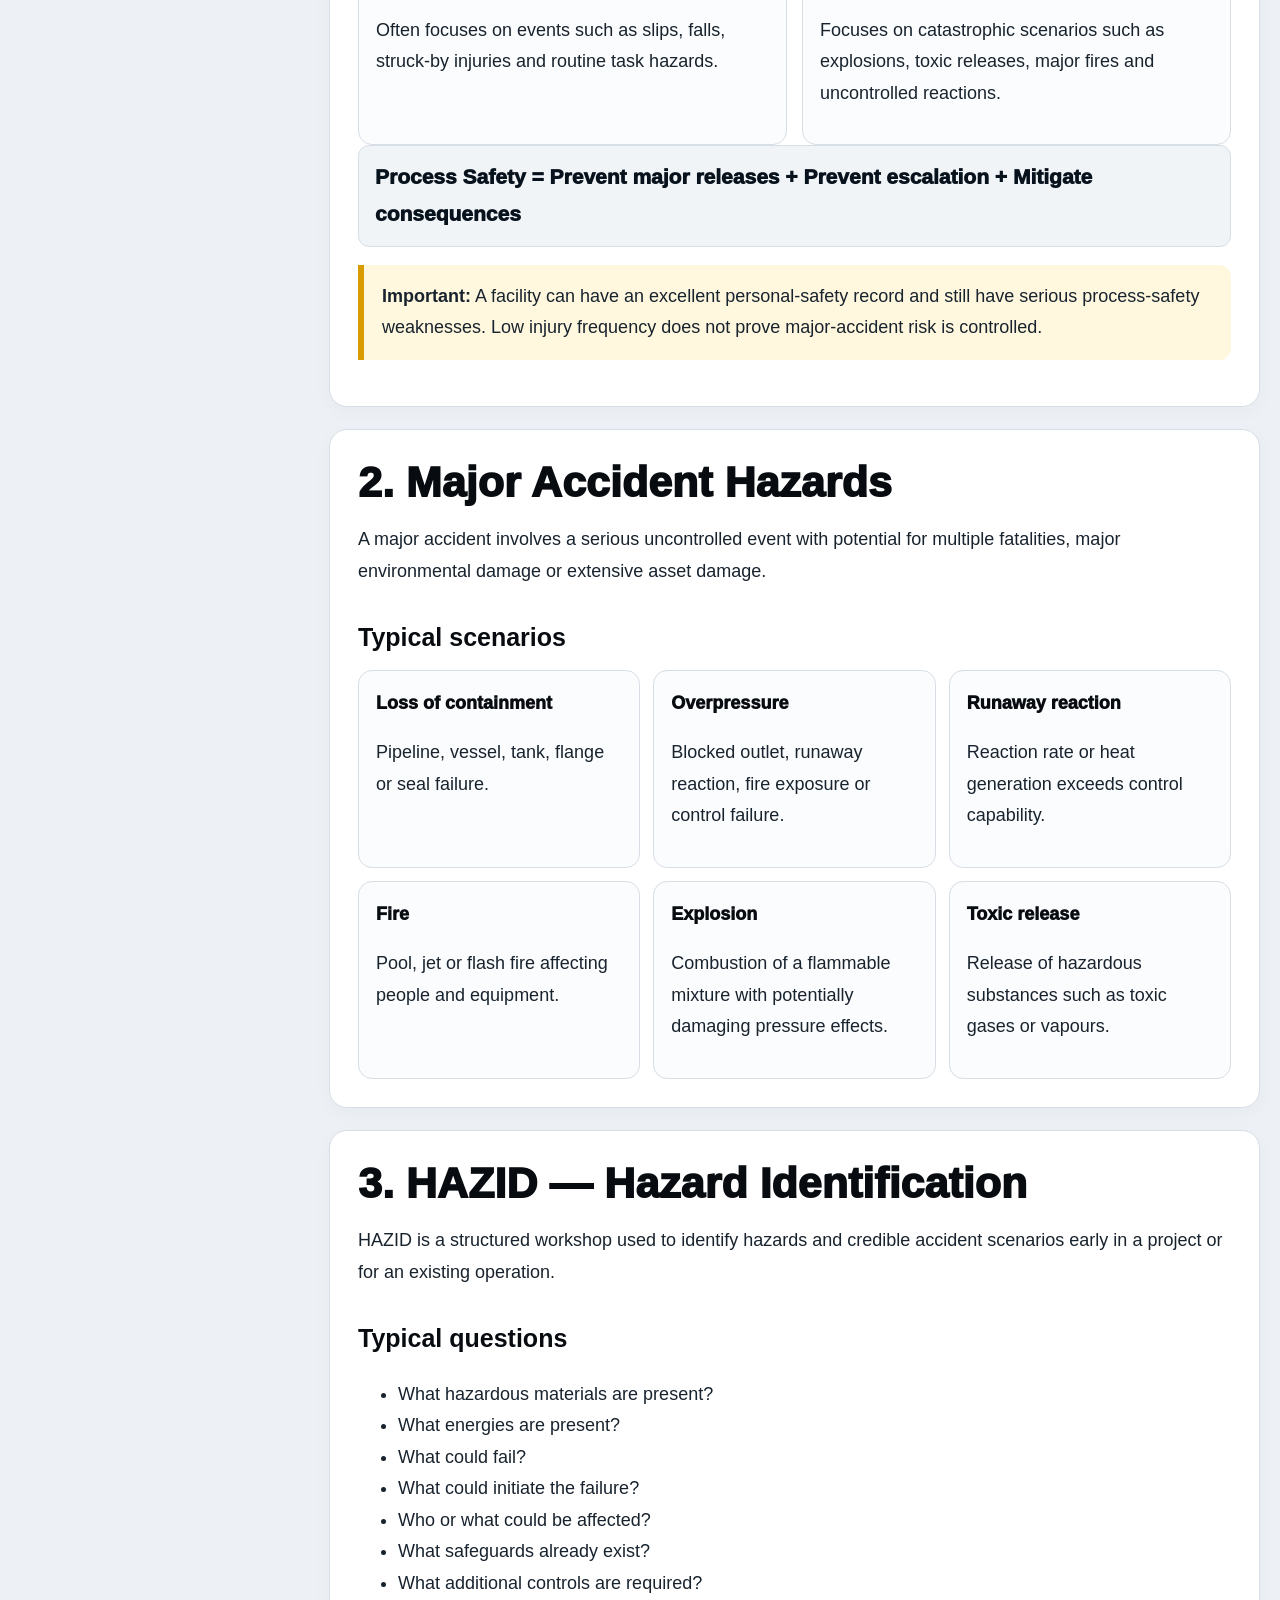
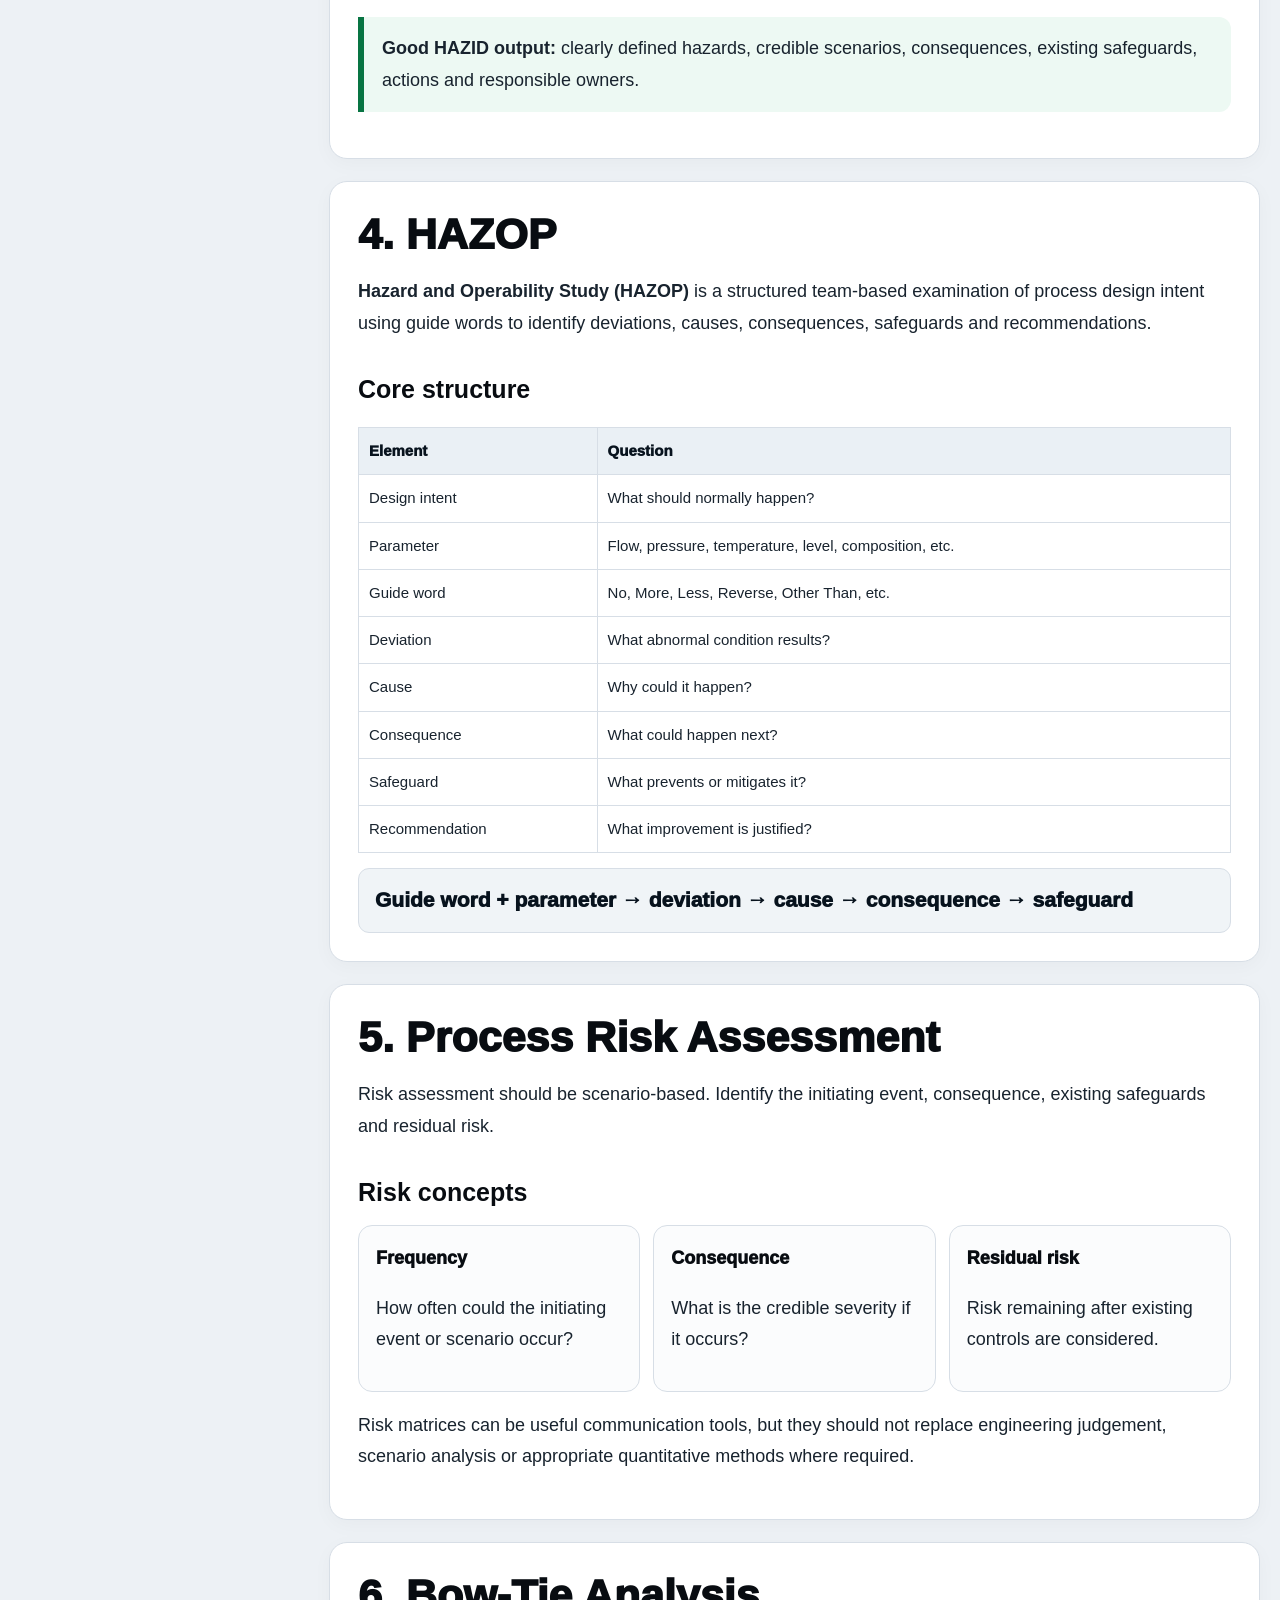
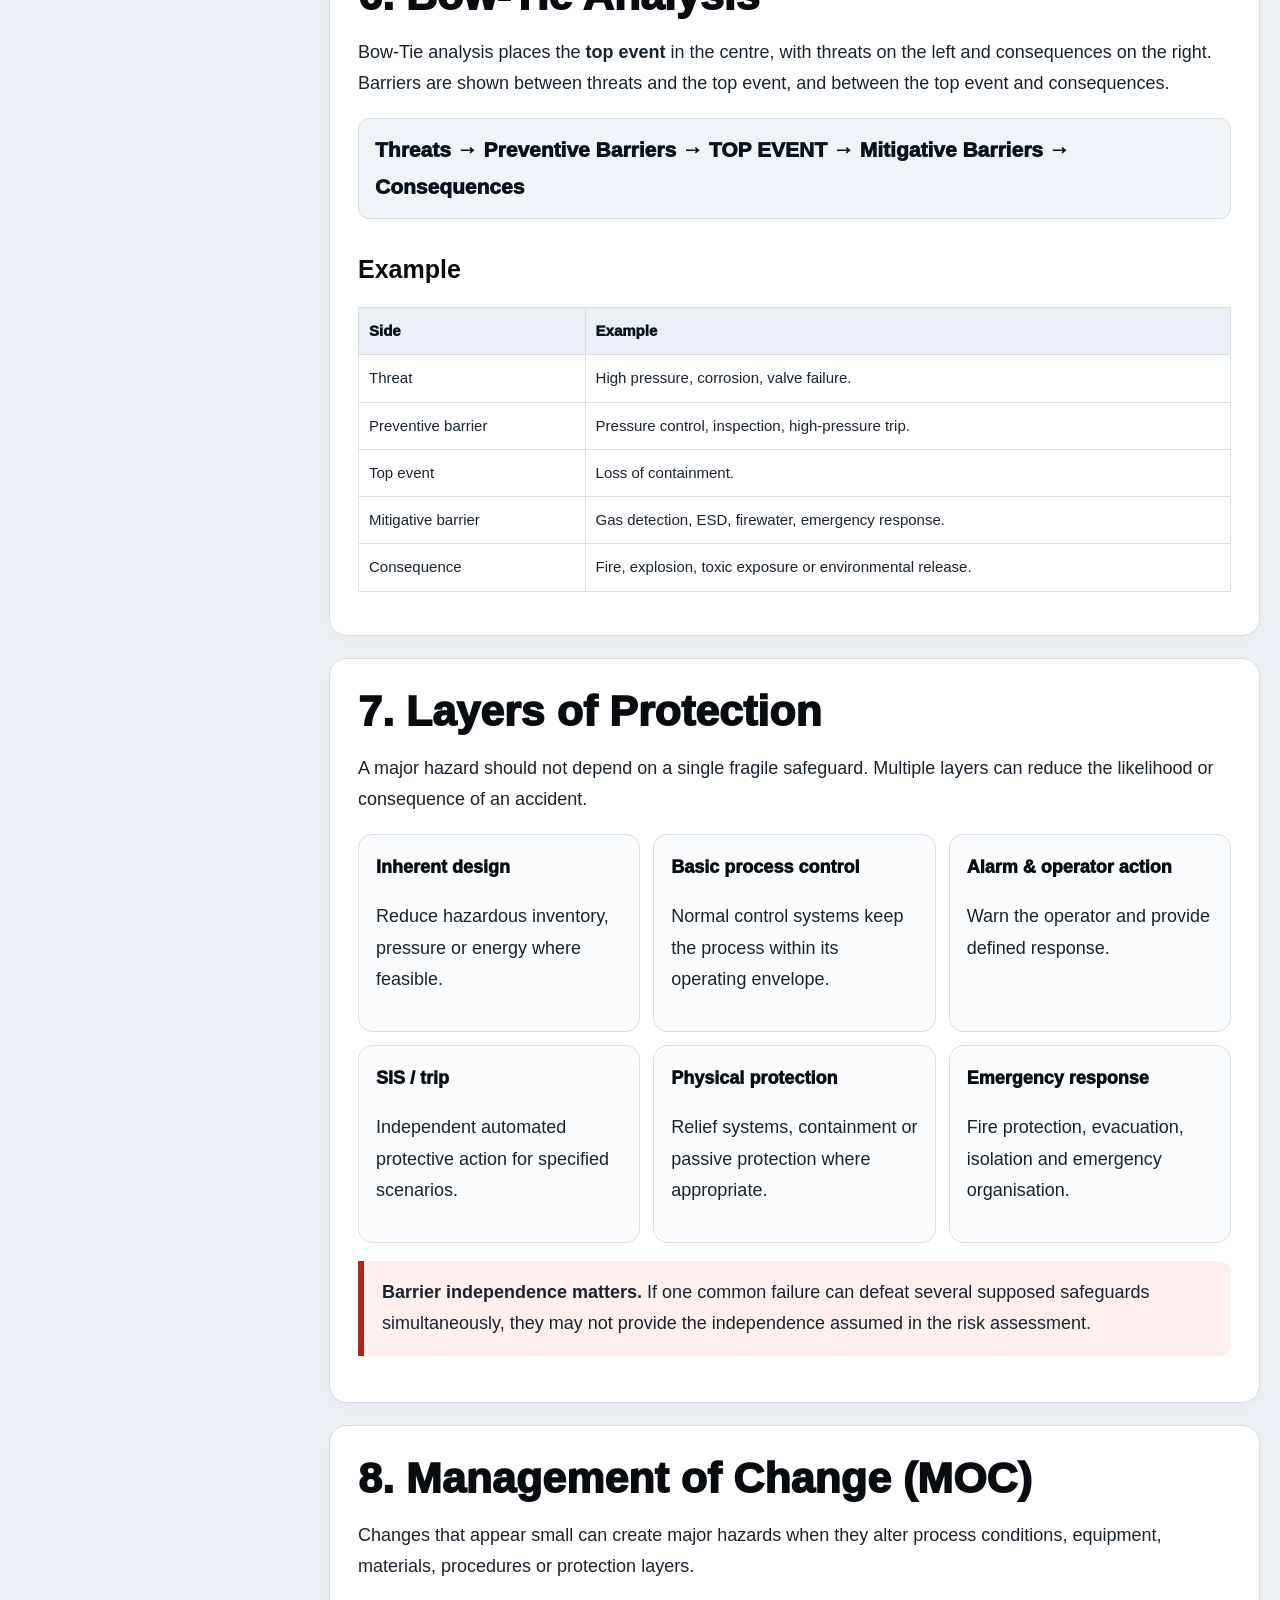
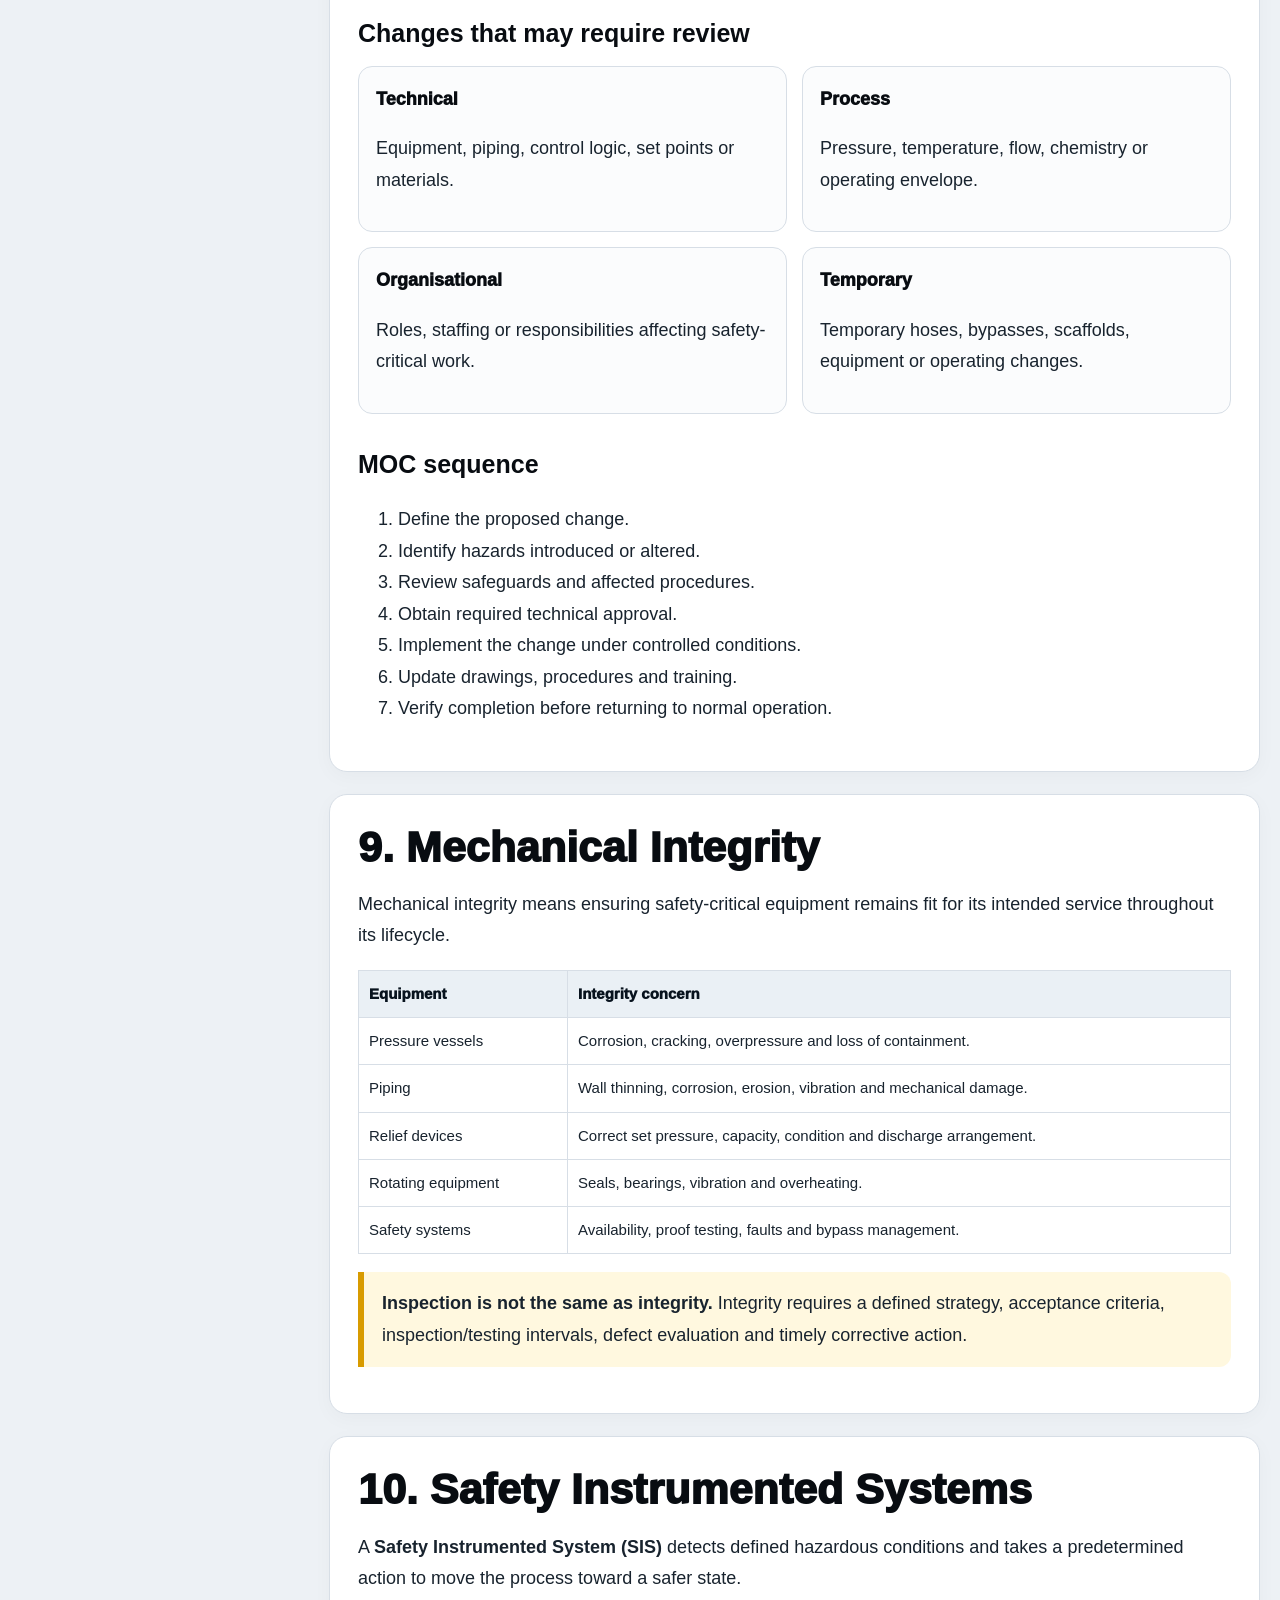
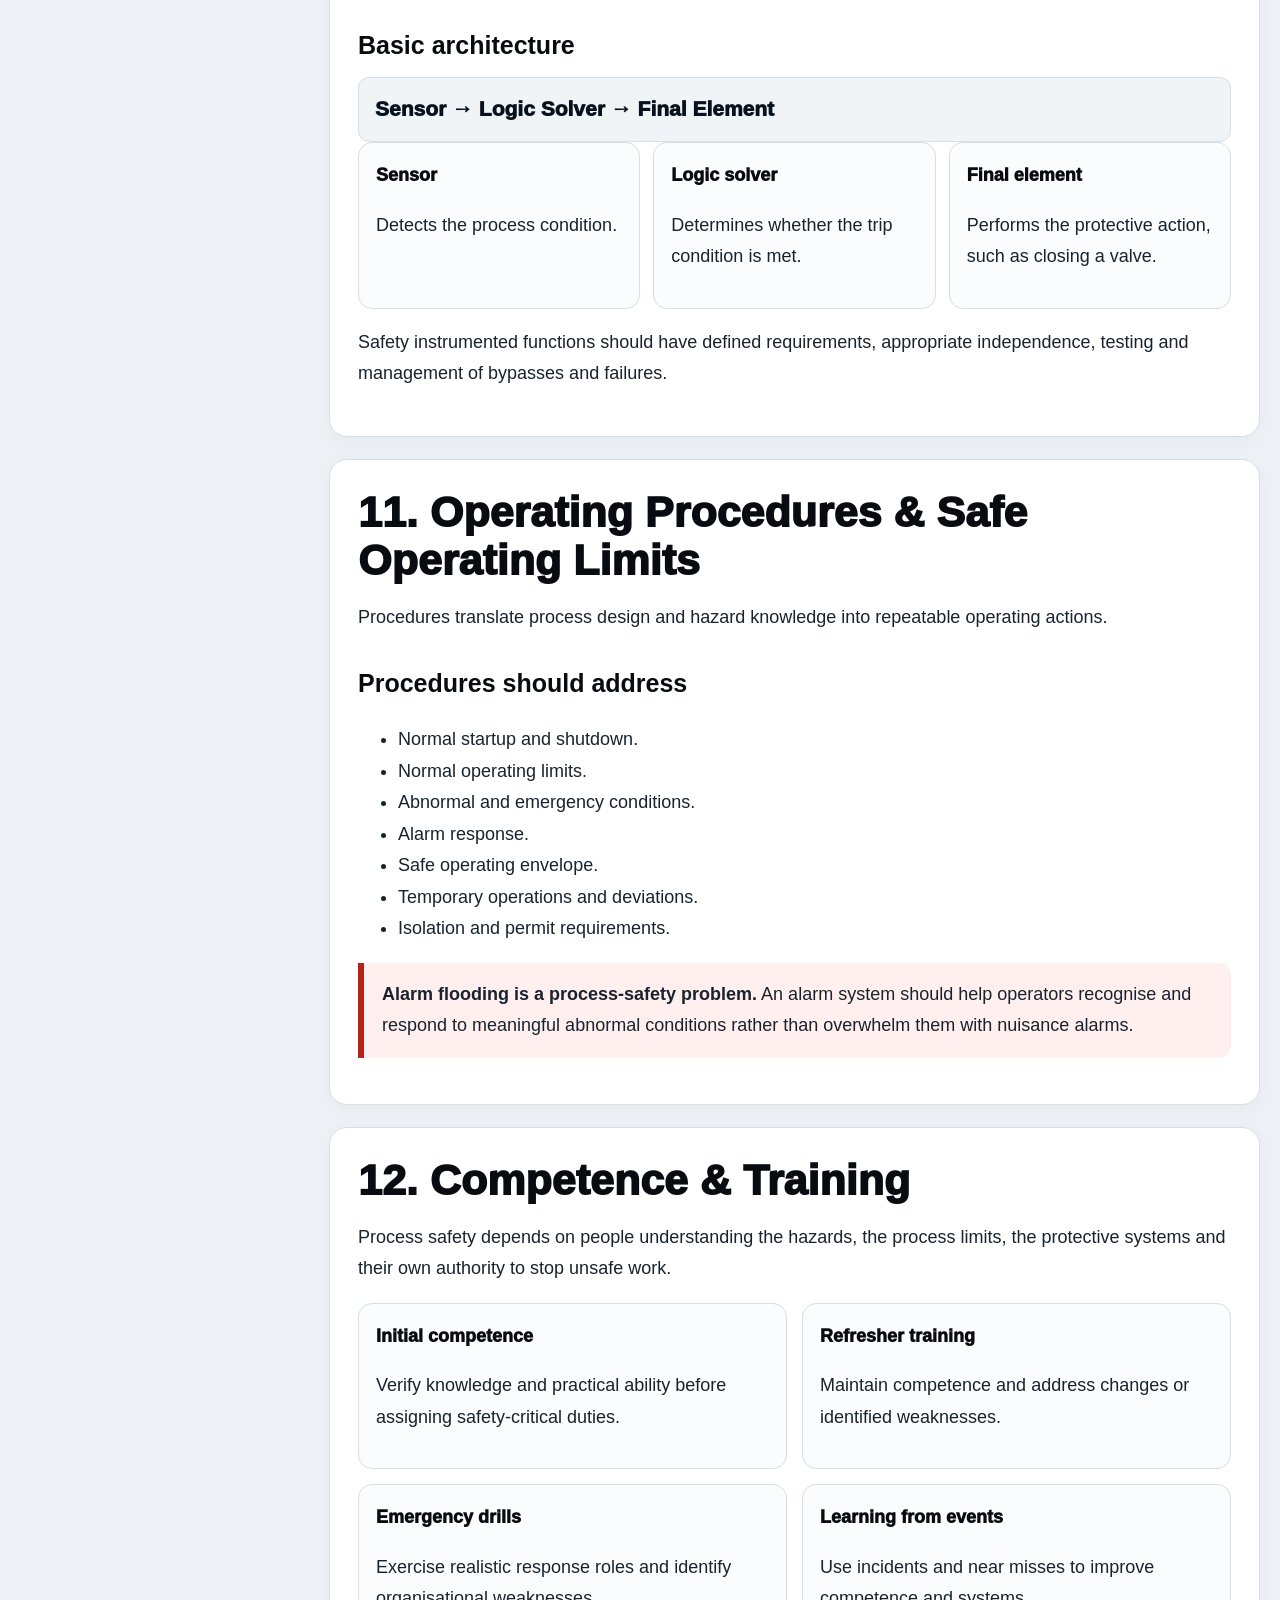
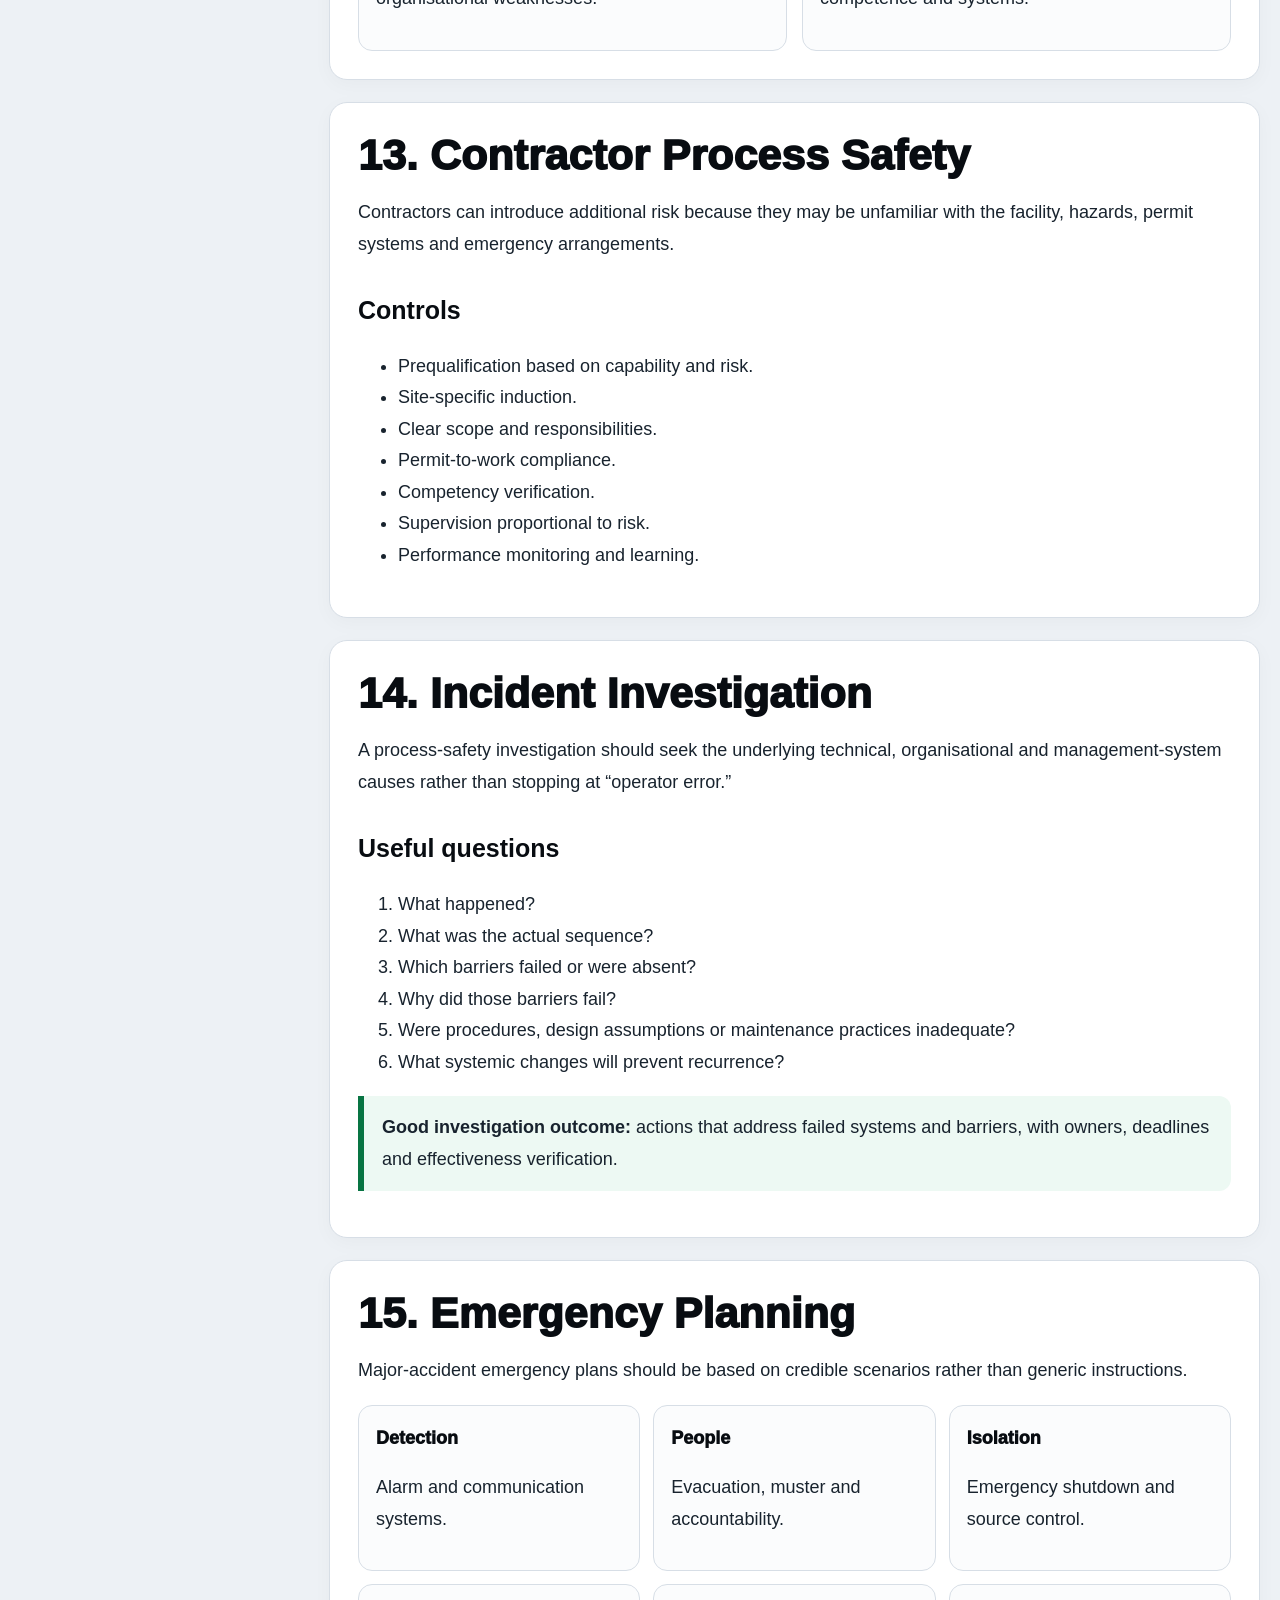
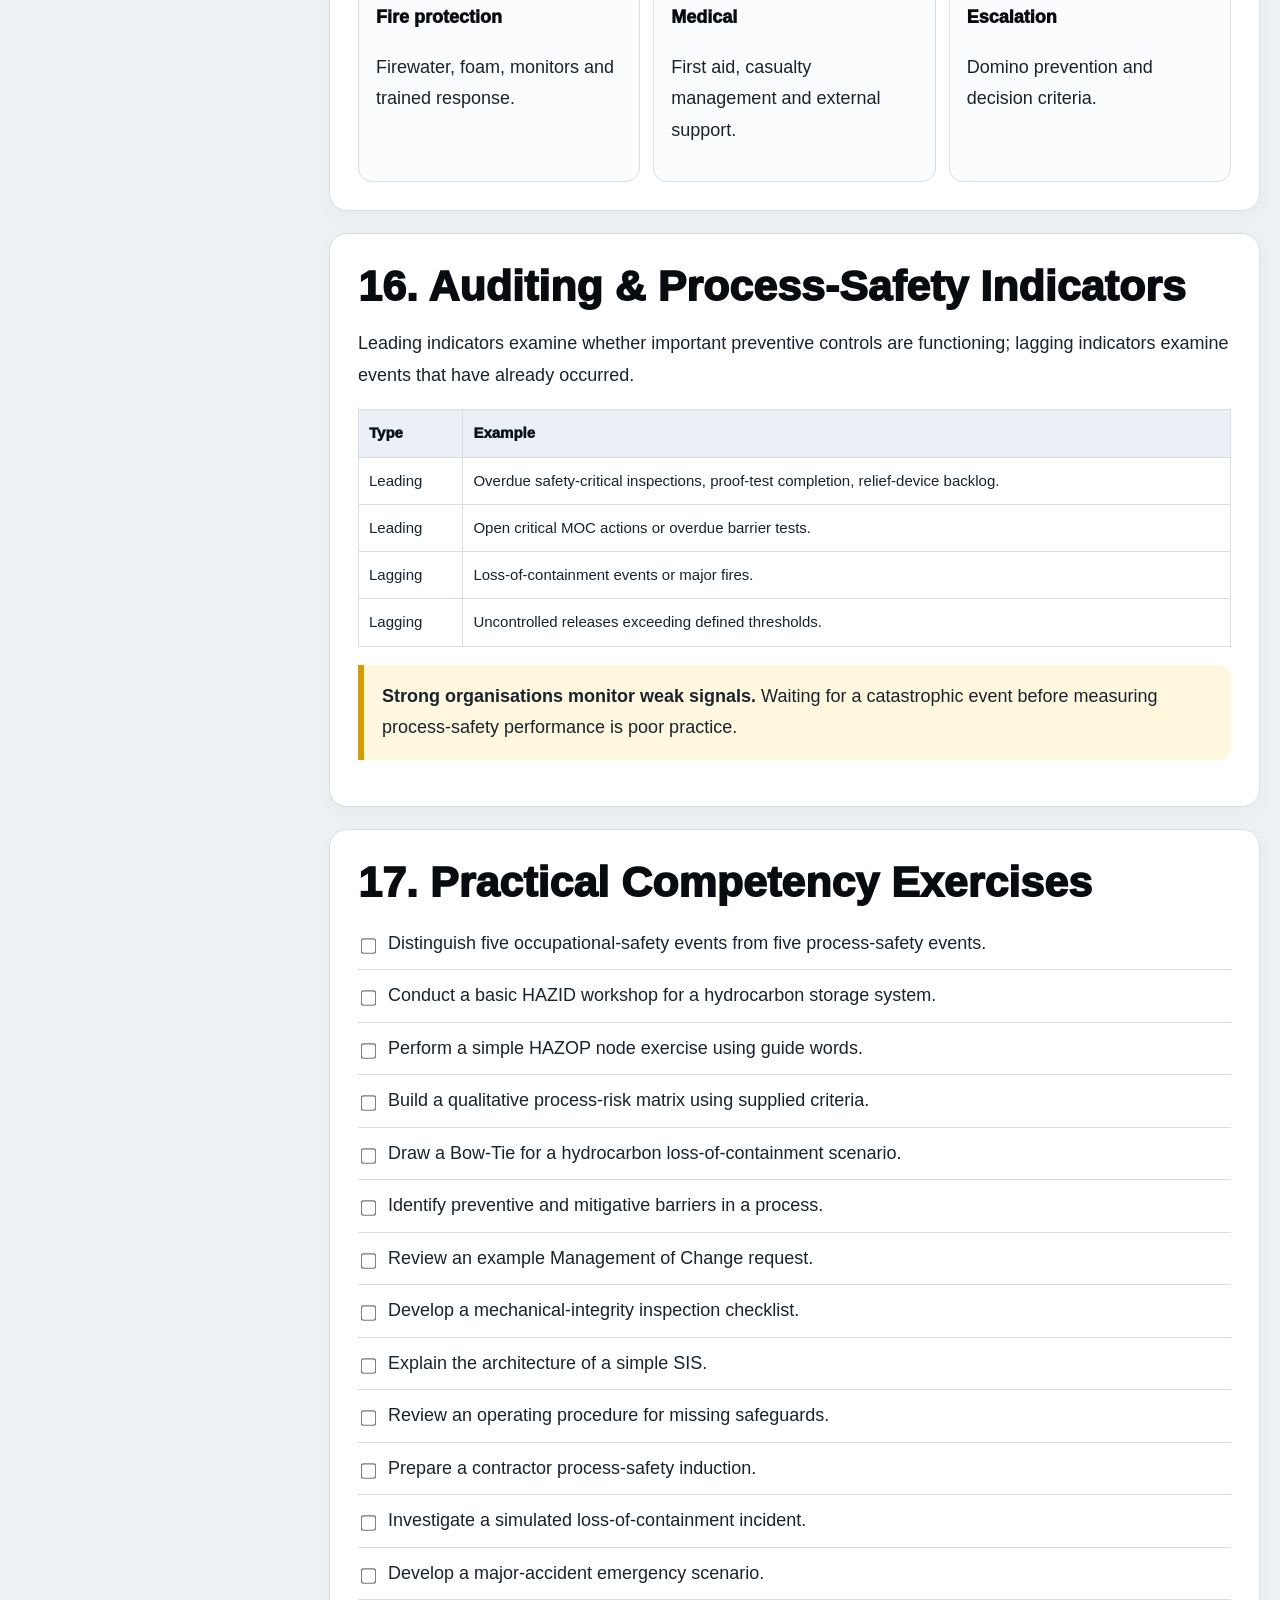
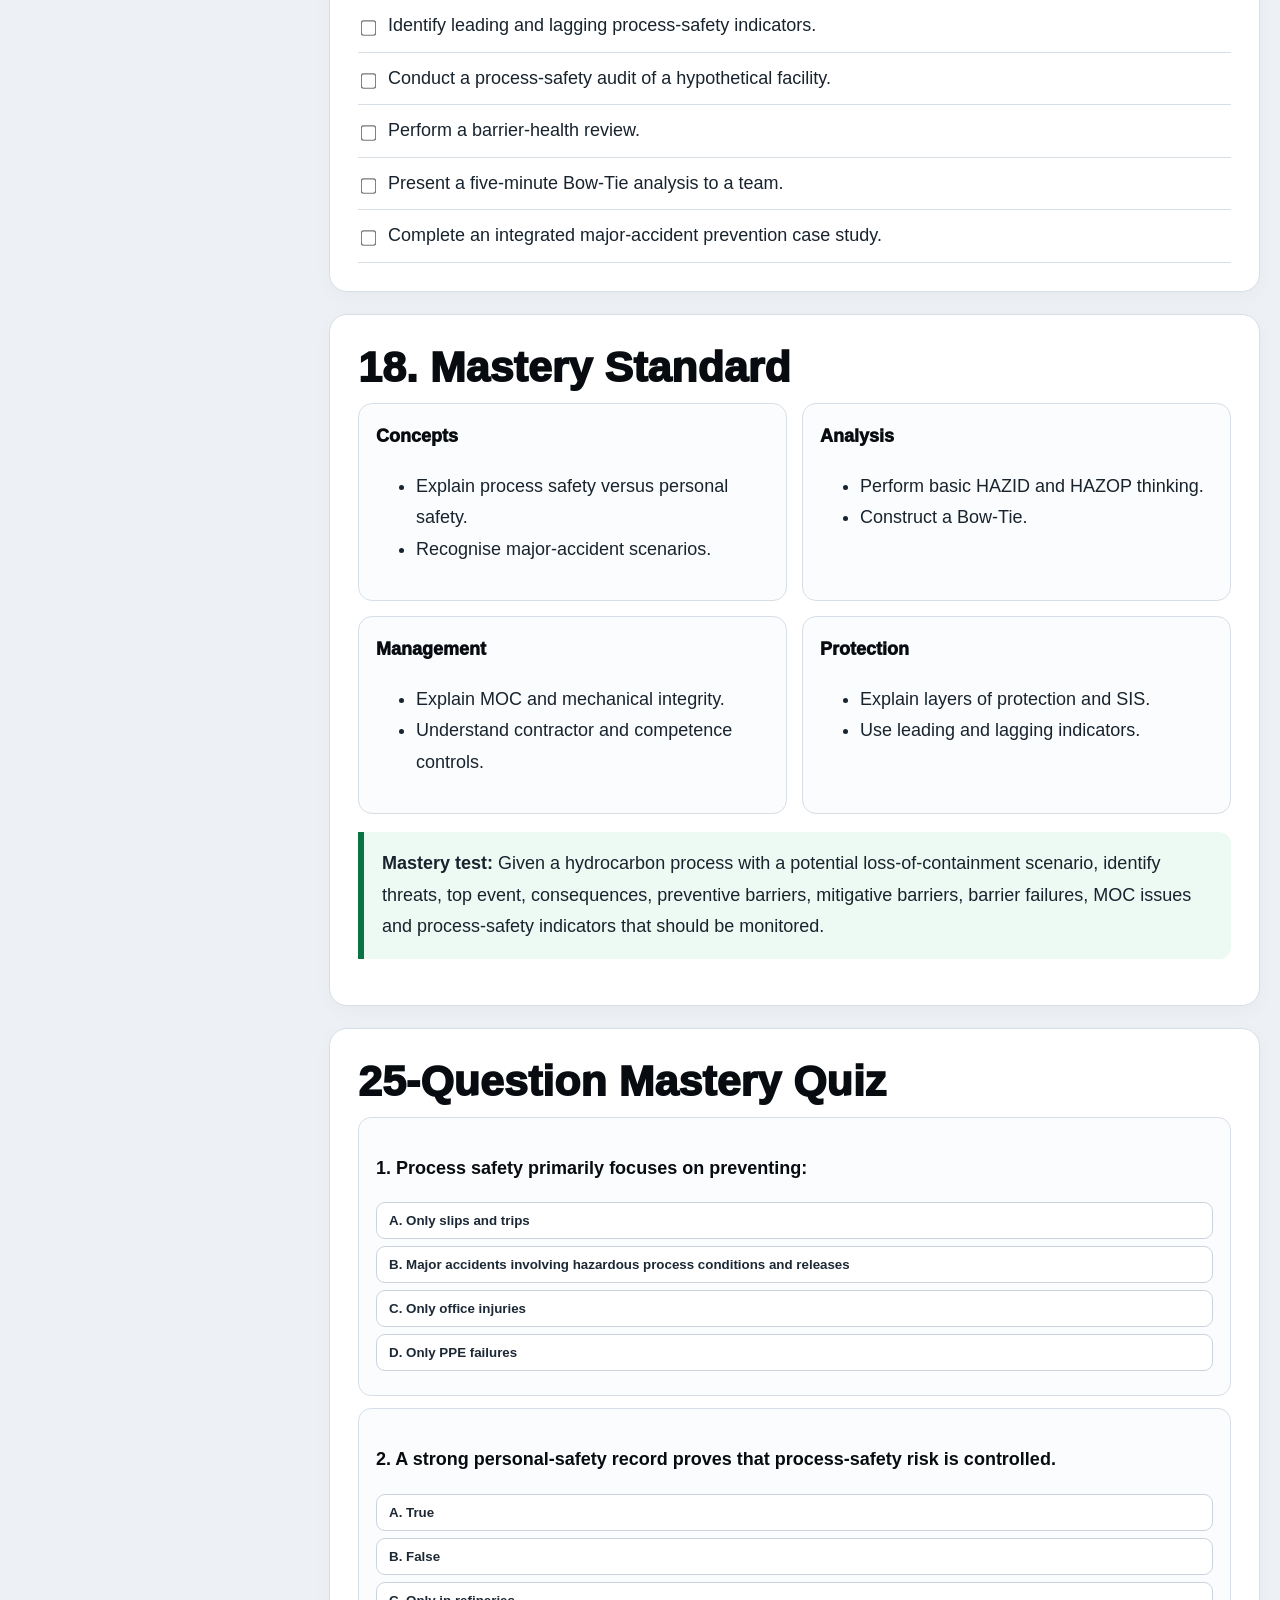
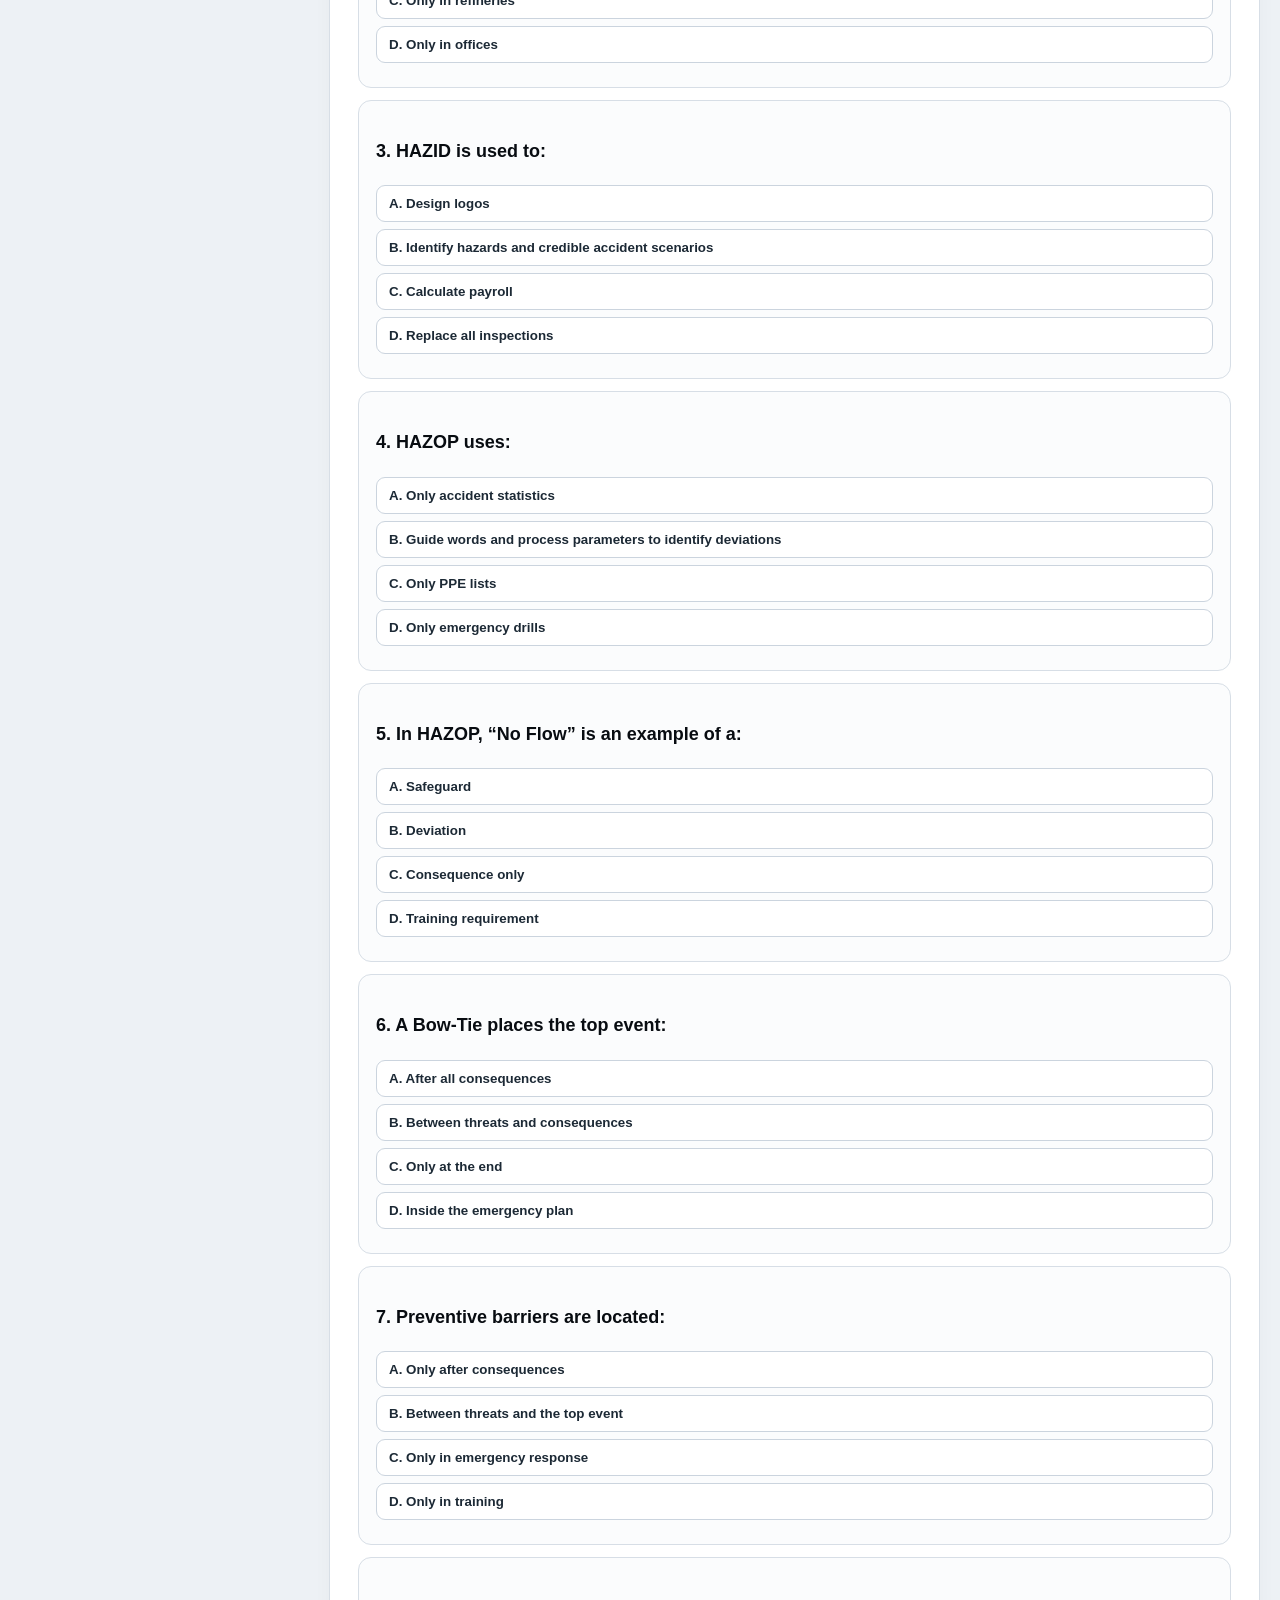
<file: subject-07-process-safety-management.html>
<!doctype html>
<html lang="en">
<head>
<meta charset="utf-8"><meta name="viewport" content="width=device-width,initial-scale=1">
<title>Process Safety Management — Kunju Study Hub</title>
<style>
:root{--ink:#080c11;--text:#18232e;--line:#d7dee6;--blue:#0b4f8a;--gold:#d89b00;--red:#b42318;--green:#087443}
*{box-sizing:border-box}html{scroll-behavior:smooth}body{margin:0;background:#edf1f5;color:var(--text);font:18px/1.75 Arial,system-ui,sans-serif}a{color:var(--blue);font-weight:800}
header{position:sticky;top:0;z-index:5;background:#07111d;color:#fff;border-bottom:1px solid #314456}.in{max-width:1280px;margin:auto;padding:12px 20px;display:flex;align-items:center}.brand{font-weight:950}.brand small{display:block;color:#b8c8d8;font-size:12px}.actions{margin-left:auto;display:flex;gap:8px}.actions a,.actions button{color:#fff;background:#102235;border:1px solid #40566a;border-radius:9px;padding:7px 11px;font-size:13px;font-weight:900;cursor:pointer}
.layout{max-width:1280px;margin:auto;padding:24px 20px 70px;display:grid;grid-template-columns:285px 1fr;gap:24px}aside{position:sticky;top:70px;height:calc(100vh - 90px);overflow:auto;background:#fff;border:1px solid var(--line);border-radius:16px;padding:18px}aside h3{margin:0;color:var(--ink);font-size:16px}aside a{display:block;color:#253342;text-decoration:none;font-size:14px;line-height:1.35;padding:8px;border-radius:8px}aside a:hover{background:#edf4fa}.progress{height:9px;background:#e2e7ed;border-radius:99px;margin:12px 0;overflow:hidden}.progress i{display:block;height:100%;width:0;background:var(--gold)}
.hero{background:linear-gradient(135deg,#06131f,#10466e);color:#fff;border-radius:20px;padding:34px;margin-bottom:24px}.kicker{font-size:13px;letter-spacing:2px;text-transform:uppercase;color:#ffd66a;font-weight:950}h1{font-size:clamp(38px,5vw,66px);line-height:1.03;letter-spacing:-1.7px;margin:10px 0 18px;font-weight:950}.hero p{font-size:20px;color:#e4edf5;max-width:920px}.stats{display:grid;grid-template-columns:repeat(4,1fr);gap:10px;margin-top:22px}.stat{background:#102a41;border:1px solid #48637d;border-radius:12px;padding:13px}.stat b{display:block;font-size:22px}.stat span{font-size:12px;color:#c5d5e4}
.section{background:#fff;border:1px solid var(--line);border-radius:18px;padding:28px;margin-bottom:22px;box-shadow:0 5px 20px #00000008}h2{font-size:clamp(29px,4vw,43px);line-height:1.12;color:var(--ink);margin:0 0 12px;font-weight:950}h3{font-size:25px;color:var(--ink);margin:29px 0 10px;font-weight:900}.lead{font-size:20px;color:#263747;font-weight:550}
.grid2{display:grid;grid-template-columns:1fr 1fr;gap:15px}.grid3{display:grid;grid-template-columns:repeat(3,1fr);gap:13px}.card{background:#fbfcfd;border:1px solid var(--line);border-radius:14px;padding:17px}.card b{color:var(--ink);font-weight:950}
.note,.danger,.success{padding:16px 18px;border-radius:0 12px 12px 0;margin:18px 0}.note{background:#fff8df;border-left:6px solid var(--gold)}.danger{background:#fff0ef;border-left:6px solid var(--red)}.success{background:#edf9f3;border-left:6px solid var(--green)}
table{width:100%;border-collapse:collapse;margin:15px 0;font-size:15px}th,td{border:1px solid var(--line);padding:10px;vertical-align:top;text-align:left}th{background:#eaf0f5;color:#08131e;font-weight:950}.formula{background:#f0f4f7;border:1px solid var(--line);padding:13px 16px;border-radius:11px;font-size:21px;font-weight:950;color:#07121d}
.quiz{border:1px solid var(--line);border-radius:13px;background:#fbfcfd;padding:17px;margin:12px 0}.quiz p{font-weight:900;color:var(--ink)}.option{display:block;width:100%;text-align:left;border:1px solid #cbd4de;background:#fff;border-radius:9px;padding:10px 12px;margin:7px 0;cursor:pointer;color:#1c2935;font-weight:600}.option.correct{background:#e6f7ee;border-color:#42a875}.option.wrong{background:#fff0ef;border-color:#d86c64}.answer{display:none;margin-top:9px;font-weight:750}.answer.show{display:block}
.checklist label{display:flex;gap:10px;padding:10px 0;border-bottom:1px solid var(--line)}.checklist input{margin-top:7px;transform:scale(1.2)}.nav{display:flex;justify-content:space-between;gap:10px}.nav a{background:var(--blue);color:#fff;padding:11px 15px;border-radius:10px;text-decoration:none}
@media(max-width:950px){.layout{grid-template-columns:1fr}aside{position:relative;top:auto;height:auto}.stats{grid-template-columns:1fr 1fr}.grid3{grid-template-columns:1fr}}@media(max-width:620px){body{font-size:17px}.layout{padding:12px}.section,.hero{padding:21px}.grid2,.stats{grid-template-columns:1fr}.hero p{font-size:18px}}
</style></head>
<body>
<header><div class="in"><div class="brand">KUNJU STUDY HUB<small>Diploma in Safety & Fire Engineering</small></div><div class="actions"><a href="index.html">← Study Hub</a><a href="#quiz">Quiz</a><button onclick="window.print()">Print</button></div></div></header>
<div class="layout">
<aside><h3>Subject 07 Navigation</h3><div class="progress"><i id="bar"></i></div><small id="pt">0% practical checklist</small><hr>
<a href="#start">1. Start Here</a><a href="#outcomes">2. Learning Outcomes</a><a href="#psm">3. Process Safety</a><a href="#major">4. Major Accident Hazards</a><a href="#hazid">5. HAZID</a><a href="#hazop">6. HAZOP</a><a href="#risk">7. Risk Assessment</a><a href="#bowtie">8. Bow-Tie Analysis</a><a href="#layers">9. Layers of Protection</a><a href="#moc">10. Management of Change</a><a href="#mechanical">11. Mechanical Integrity</a><a href="#sis">12. SIS & Safety Instrumentation</a><a href="#procedures">13. Operating Procedures</a><a href="#training">14. Competence & Training</a><a href="#contractors">15. Contractor Safety</a><a href="#incident">16. Incident Investigation</a><a href="#emergency">17. Emergency Planning</a><a href="#audits">18. Auditing & Indicators</a><a href="#practical">19. Practical Work</a><a href="#mastery">20. Mastery</a><a href="#quiz">21. Quiz</a><a href="#glossary">22. Glossary</a></aside>
<main>
<section class="hero" id="start"><div class="kicker">Subject 07 • Major-accident prevention</div><h1>Process Safety Management</h1><p>Move beyond personal safety into the discipline of preventing catastrophic releases, fires, explosions and toxic exposures. Learn HAZID, HAZOP, risk assessment, Bow-Tie analysis, management of change, mechanical integrity, safety instrumented systems and process-safety performance.</p><div class="stats"><div class="stat"><b>16</b><span>Core PSM blocks</span></div><div class="stat"><b>120+</b><span>Key concepts</span></div><div class="stat"><b>18</b><span>Practical exercises</span></div><div class="stat"><b>25</b><span>Mastery questions</span></div></div></section>

<section class="section" id="outcomes"><h2>Learning Outcomes</h2><p class="lead">Understand how organisations identify major-accident scenarios and build multiple independent layers to prevent or mitigate them.</p><div class="grid2"><div class="card"><b>Differentiate safety types</b><p>Explain the difference between personal/occupational safety and process safety.</p></div><div class="card"><b>Identify scenarios</b><p>Develop credible major-accident scenarios from equipment, process and human failures.</p></div><div class="card"><b>Analyse hazards</b><p>Understand HAZID, HAZOP, What-If and structured risk-assessment techniques.</p></div><div class="card"><b>Analyse barriers</b><p>Use Bow-Tie and layers-of-protection thinking to examine prevention and mitigation.</p></div><div class="card"><b>Control change</b><p>Understand why temporary and permanent changes require technical and operational review.</p></div><div class="card"><b>Maintain integrity</b><p>Understand inspection, testing, maintenance and safety-instrumented-system concepts.</p></div></div></section>

<section class="section" id="psm"><h2>1. What Is Process Safety?</h2><p>Process safety is a systematic framework for preventing and mitigating major accidents arising from loss of containment, hazardous process conditions and failures of safety-critical systems.</p><div class="grid2"><div class="card"><b>Occupational safety</b><p>Often focuses on events such as slips, falls, struck-by injuries and routine task hazards.</p></div><div class="card"><b>Process safety</b><p>Focuses on catastrophic scenarios such as explosions, toxic releases, major fires and uncontrolled reactions.</p></div></div><div class="formula">Process Safety = Prevent major releases + Prevent escalation + Mitigate consequences</div><div class="note"><b>Important:</b> A facility can have an excellent personal-safety record and still have serious process-safety weaknesses. Low injury frequency does not prove major-accident risk is controlled.</div></section>

<section class="section" id="major"><h2>2. Major Accident Hazards</h2><p>A major accident involves a serious uncontrolled event with potential for multiple fatalities, major environmental damage or extensive asset damage.</p><h3>Typical scenarios</h3><div class="grid3"><div class="card"><b>Loss of containment</b><p>Pipeline, vessel, tank, flange or seal failure.</p></div><div class="card"><b>Overpressure</b><p>Blocked outlet, runaway reaction, fire exposure or control failure.</p></div><div class="card"><b>Runaway reaction</b><p>Reaction rate or heat generation exceeds control capability.</p></div><div class="card"><b>Fire</b><p>Pool, jet or flash fire affecting people and equipment.</p></div><div class="card"><b>Explosion</b><p>Combustion of a flammable mixture with potentially damaging pressure effects.</p></div><div class="card"><b>Toxic release</b><p>Release of hazardous substances such as toxic gases or vapours.</p></div></div></section>

<section class="section" id="hazid"><h2>3. HAZID — Hazard Identification</h2><p>HAZID is a structured workshop used to identify hazards and credible accident scenarios early in a project or for an existing operation.</p><h3>Typical questions</h3><ul><li>What hazardous materials are present?</li><li>What energies are present?</li><li>What could fail?</li><li>What could initiate the failure?</li><li>Who or what could be affected?</li><li>What safeguards already exist?</li><li>What additional controls are required?</li></ul><div class="success"><b>Good HAZID output:</b> clearly defined hazards, credible scenarios, consequences, existing safeguards, actions and responsible owners.</div></section>

<section class="section" id="hazop"><h2>4. HAZOP</h2><p><b>Hazard and Operability Study (HAZOP)</b> is a structured team-based examination of process design intent using guide words to identify deviations, causes, consequences, safeguards and recommendations.</p><h3>Core structure</h3><table><tr><th>Element</th><th>Question</th></tr><tr><td>Design intent</td><td>What should normally happen?</td></tr><tr><td>Parameter</td><td>Flow, pressure, temperature, level, composition, etc.</td></tr><tr><td>Guide word</td><td>No, More, Less, Reverse, Other Than, etc.</td></tr><tr><td>Deviation</td><td>What abnormal condition results?</td></tr><tr><td>Cause</td><td>Why could it happen?</td></tr><tr><td>Consequence</td><td>What could happen next?</td></tr><tr><td>Safeguard</td><td>What prevents or mitigates it?</td></tr><tr><td>Recommendation</td><td>What improvement is justified?</td></tr></table>
<div class="formula">Guide word + parameter → deviation → cause → consequence → safeguard</div></section>

<section class="section" id="risk"><h2>5. Process Risk Assessment</h2><p>Risk assessment should be scenario-based. Identify the initiating event, consequence, existing safeguards and residual risk.</p><h3>Risk concepts</h3><div class="grid3"><div class="card"><b>Frequency</b><p>How often could the initiating event or scenario occur?</p></div><div class="card"><b>Consequence</b><p>What is the credible severity if it occurs?</p></div><div class="card"><b>Residual risk</b><p>Risk remaining after existing controls are considered.</p></div></div><p>Risk matrices can be useful communication tools, but they should not replace engineering judgement, scenario analysis or appropriate quantitative methods where required.</p></section>

<section class="section" id="bowtie"><h2>6. Bow-Tie Analysis</h2><p>Bow-Tie analysis places the <b>top event</b> in the centre, with threats on the left and consequences on the right. Barriers are shown between threats and the top event, and between the top event and consequences.</p><div class="formula">Threats → Preventive Barriers → TOP EVENT → Mitigative Barriers → Consequences</div><h3>Example</h3><table><tr><th>Side</th><th>Example</th></tr><tr><td>Threat</td><td>High pressure, corrosion, valve failure.</td></tr><tr><td>Preventive barrier</td><td>Pressure control, inspection, high-pressure trip.</td></tr><tr><td>Top event</td><td>Loss of containment.</td></tr><tr><td>Mitigative barrier</td><td>Gas detection, ESD, firewater, emergency response.</td></tr><tr><td>Consequence</td><td>Fire, explosion, toxic exposure or environmental release.</td></tr></table></section>

<section class="section" id="layers"><h2>7. Layers of Protection</h2><p>A major hazard should not depend on a single fragile safeguard. Multiple layers can reduce the likelihood or consequence of an accident.</p><div class="grid3"><div class="card"><b>Inherent design</b><p>Reduce hazardous inventory, pressure or energy where feasible.</p></div><div class="card"><b>Basic process control</b><p>Normal control systems keep the process within its operating envelope.</p></div><div class="card"><b>Alarm & operator action</b><p>Warn the operator and provide defined response.</p></div><div class="card"><b>SIS / trip</b><p>Independent automated protective action for specified scenarios.</p></div><div class="card"><b>Physical protection</b><p>Relief systems, containment or passive protection where appropriate.</p></div><div class="card"><b>Emergency response</b><p>Fire protection, evacuation, isolation and emergency organisation.</p></div></div><div class="danger"><b>Barrier independence matters.</b> If one common failure can defeat several supposed safeguards simultaneously, they may not provide the independence assumed in the risk assessment.</div></section>

<section class="section" id="moc"><h2>8. Management of Change (MOC)</h2><p>Changes that appear small can create major hazards when they alter process conditions, equipment, materials, procedures or protection layers.</p><h3>Changes that may require review</h3><div class="grid2"><div class="card"><b>Technical</b><p>Equipment, piping, control logic, set points or materials.</p></div><div class="card"><b>Process</b><p>Pressure, temperature, flow, chemistry or operating envelope.</p></div><div class="card"><b>Organisational</b><p>Roles, staffing or responsibilities affecting safety-critical work.</p></div><div class="card"><b>Temporary</b><p>Temporary hoses, bypasses, scaffolds, equipment or operating changes.</p></div></div><h3>MOC sequence</h3><ol><li>Define the proposed change.</li><li>Identify hazards introduced or altered.</li><li>Review safeguards and affected procedures.</li><li>Obtain required technical approval.</li><li>Implement the change under controlled conditions.</li><li>Update drawings, procedures and training.</li><li>Verify completion before returning to normal operation.</li></ol></section>

<section class="section" id="mechanical"><h2>9. Mechanical Integrity</h2><p>Mechanical integrity means ensuring safety-critical equipment remains fit for its intended service throughout its lifecycle.</p><table><tr><th>Equipment</th><th>Integrity concern</th></tr><tr><td>Pressure vessels</td><td>Corrosion, cracking, overpressure and loss of containment.</td></tr><tr><td>Piping</td><td>Wall thinning, corrosion, erosion, vibration and mechanical damage.</td></tr><tr><td>Relief devices</td><td>Correct set pressure, capacity, condition and discharge arrangement.</td></tr><tr><td>Rotating equipment</td><td>Seals, bearings, vibration and overheating.</td></tr><tr><td>Safety systems</td><td>Availability, proof testing, faults and bypass management.</td></tr></table><div class="note"><b>Inspection is not the same as integrity.</b> Integrity requires a defined strategy, acceptance criteria, inspection/testing intervals, defect evaluation and timely corrective action.</div></section>

<section class="section" id="sis"><h2>10. Safety Instrumented Systems</h2><p>A <b>Safety Instrumented System (SIS)</b> detects defined hazardous conditions and takes a predetermined action to move the process toward a safer state.</p><h3>Basic architecture</h3><div class="formula">Sensor → Logic Solver → Final Element</div><div class="grid3"><div class="card"><b>Sensor</b><p>Detects the process condition.</p></div><div class="card"><b>Logic solver</b><p>Determines whether the trip condition is met.</p></div><div class="card"><b>Final element</b><p>Performs the protective action, such as closing a valve.</p></div></div><p>Safety instrumented functions should have defined requirements, appropriate independence, testing and management of bypasses and failures.</p></section>

<section class="section" id="procedures"><h2>11. Operating Procedures & Safe Operating Limits</h2><p>Procedures translate process design and hazard knowledge into repeatable operating actions.</p><h3>Procedures should address</h3><ul><li>Normal startup and shutdown.</li><li>Normal operating limits.</li><li>Abnormal and emergency conditions.</li><li>Alarm response.</li><li>Safe operating envelope.</li><li>Temporary operations and deviations.</li><li>Isolation and permit requirements.</li></ul><div class="danger"><b>Alarm flooding is a process-safety problem.</b> An alarm system should help operators recognise and respond to meaningful abnormal conditions rather than overwhelm them with nuisance alarms.</div></section>

<section class="section" id="training"><h2>12. Competence & Training</h2><p>Process safety depends on people understanding the hazards, the process limits, the protective systems and their own authority to stop unsafe work.</p><div class="grid2"><div class="card"><b>Initial competence</b><p>Verify knowledge and practical ability before assigning safety-critical duties.</p></div><div class="card"><b>Refresher training</b><p>Maintain competence and address changes or identified weaknesses.</p></div><div class="card"><b>Emergency drills</b><p>Exercise realistic response roles and identify organisational weaknesses.</p></div><div class="card"><b>Learning from events</b><p>Use incidents and near misses to improve competence and systems.</p></div></div></section>

<section class="section" id="contractors"><h2>13. Contractor Process Safety</h2><p>Contractors can introduce additional risk because they may be unfamiliar with the facility, hazards, permit systems and emergency arrangements.</p><h3>Controls</h3><ul><li>Prequalification based on capability and risk.</li><li>Site-specific induction.</li><li>Clear scope and responsibilities.</li><li>Permit-to-work compliance.</li><li>Competency verification.</li><li>Supervision proportional to risk.</li><li>Performance monitoring and learning.</li></ul></section>

<section class="section" id="incident"><h2>14. Incident Investigation</h2><p>A process-safety investigation should seek the underlying technical, organisational and management-system causes rather than stopping at “operator error.”</p><h3>Useful questions</h3><ol><li>What happened?</li><li>What was the actual sequence?</li><li>Which barriers failed or were absent?</li><li>Why did those barriers fail?</li><li>Were procedures, design assumptions or maintenance practices inadequate?</li><li>What systemic changes will prevent recurrence?</li></ol><div class="success"><b>Good investigation outcome:</b> actions that address failed systems and barriers, with owners, deadlines and effectiveness verification.</div></section>

<section class="section" id="emergency"><h2>15. Emergency Planning</h2><p>Major-accident emergency plans should be based on credible scenarios rather than generic instructions.</p><div class="grid3"><div class="card"><b>Detection</b><p>Alarm and communication systems.</p></div><div class="card"><b>People</b><p>Evacuation, muster and accountability.</p></div><div class="card"><b>Isolation</b><p>Emergency shutdown and source control.</p></div><div class="card"><b>Fire protection</b><p>Firewater, foam, monitors and trained response.</p></div><div class="card"><b>Medical</b><p>First aid, casualty management and external support.</p></div><div class="card"><b>Escalation</b><p>Domino prevention and decision criteria.</p></div></div></section>

<section class="section" id="audits"><h2>16. Auditing & Process-Safety Indicators</h2><p>Leading indicators examine whether important preventive controls are functioning; lagging indicators examine events that have already occurred.</p><table><tr><th>Type</th><th>Example</th></tr><tr><td>Leading</td><td>Overdue safety-critical inspections, proof-test completion, relief-device backlog.</td></tr><tr><td>Leading</td><td>Open critical MOC actions or overdue barrier tests.</td></tr><tr><td>Lagging</td><td>Loss-of-containment events or major fires.</td></tr><tr><td>Lagging</td><td>Uncontrolled releases exceeding defined thresholds.</td></tr></table><div class="note"><b>Strong organisations monitor weak signals.</b> Waiting for a catastrophic event before measuring process-safety performance is poor practice.</div></section>

<section class="section" id="practical"><h2>17. Practical Competency Exercises</h2><div class="checklist">
<label><input type="checkbox" data-task> Distinguish five occupational-safety events from five process-safety events.</label>
<label><input type="checkbox" data-task> Conduct a basic HAZID workshop for a hydrocarbon storage system.</label>
<label><input type="checkbox" data-task> Perform a simple HAZOP node exercise using guide words.</label>
<label><input type="checkbox" data-task> Build a qualitative process-risk matrix using supplied criteria.</label>
<label><input type="checkbox" data-task> Draw a Bow-Tie for a hydrocarbon loss-of-containment scenario.</label>
<label><input type="checkbox" data-task> Identify preventive and mitigative barriers in a process.</label>
<label><input type="checkbox" data-task> Review an example Management of Change request.</label>
<label><input type="checkbox" data-task> Develop a mechanical-integrity inspection checklist.</label>
<label><input type="checkbox" data-task> Explain the architecture of a simple SIS.</label>
<label><input type="checkbox" data-task> Review an operating procedure for missing safeguards.</label>
<label><input type="checkbox" data-task> Prepare a contractor process-safety induction.</label>
<label><input type="checkbox" data-task> Investigate a simulated loss-of-containment incident.</label>
<label><input type="checkbox" data-task> Develop a major-accident emergency scenario.</label>
<label><input type="checkbox" data-task> Identify leading and lagging process-safety indicators.</label>
<label><input type="checkbox" data-task> Conduct a process-safety audit of a hypothetical facility.</label>
<label><input type="checkbox" data-task> Perform a barrier-health review.</label>
<label><input type="checkbox" data-task> Present a five-minute Bow-Tie analysis to a team.</label>
<label><input type="checkbox" data-task> Complete an integrated major-accident prevention case study.</label>
</div></section>

<section class="section" id="mastery"><h2>18. Mastery Standard</h2><div class="grid2"><div class="card"><b>Concepts</b><ul><li>Explain process safety versus personal safety.</li><li>Recognise major-accident scenarios.</li></ul></div><div class="card"><b>Analysis</b><ul><li>Perform basic HAZID and HAZOP thinking.</li><li>Construct a Bow-Tie.</li></ul></div><div class="card"><b>Management</b><ul><li>Explain MOC and mechanical integrity.</li><li>Understand contractor and competence controls.</li></ul></div><div class="card"><b>Protection</b><ul><li>Explain layers of protection and SIS.</li><li>Use leading and lagging indicators.</li></ul></div></div><div class="success"><b>Mastery test:</b> Given a hydrocarbon process with a potential loss-of-containment scenario, identify threats, top event, consequences, preventive barriers, mitigative barriers, barrier failures, MOC issues and process-safety indicators that should be monitored.</div></section>

<section class="section" id="quiz"><h2>25-Question Mastery Quiz</h2><div id="quizBox"></div><button onclick="gradeQuiz()" style="background:#0b4f8a;color:#fff;border:0;border-radius:10px;padding:12px 18px;font-weight:900;cursor:pointer">Grade Quiz</button><div id="score" class="success" style="display:none;margin-top:16px"></div></section>

<section class="section" id="glossary"><h2>Essential Glossary</h2><div class="grid3"><div class="card"><b>Process safety</b><p>Framework for preventing and mitigating major accidents from hazardous process conditions.</p></div><div class="card"><b>HAZID</b><p>Structured hazard-identification study.</p></div><div class="card"><b>HAZOP</b><p>Structured examination of process deviations using guide words.</p></div><div class="card"><b>Bow-Tie</b><p>Barrier-analysis method connecting threats, top event and consequences.</p></div><div class="card"><b>Barrier</b><p>Measure intended to prevent an event or mitigate its consequences.</p></div><div class="card"><b>MOC</b><p>Management of Change.</p></div><div class="card"><b>Mechanical integrity</b><p>Ensuring safety-critical equipment remains fit for service.</p></div><div class="card"><b>SIS</b><p>Safety Instrumented System.</p></div><div class="card"><b>SIF</b><p>Safety Instrumented Function.</p></div><div class="card"><b>LOPA</b><p>Layer of Protection Analysis, a structured method for evaluating independent protection layers.</p></div><div class="card"><b>Top event</b><p>Loss of control of a hazard, often loss of containment in a Bow-Tie.</p></div><div class="card"><b>Safety-critical equipment</b><p>Equipment whose failure can contribute to or fail to prevent a major accident.</p></div></div></section>

<section class="section"><h2>Next Subject</h2><p class="lead">Subject 08: Fire Protection Systems — detection, alarms, hydrants, sprinklers, water supplies, pumps, foam systems, clean agents and inspection/testing.</p><div class="nav"><a href="index.html">← Study Hub</a><a href="#start">↑ Back to top</a></div></section>
</main></div>
<script>
const qs=[
["Process safety primarily focuses on preventing:","Major accidents involving hazardous process conditions and releases",["Only slips and trips","Major accidents involving hazardous process conditions and releases","Only office injuries","Only PPE failures"]],
["A strong personal-safety record proves that process-safety risk is controlled.","False",["True","False","Only in refineries","Only in offices"]],
["HAZID is used to:","Identify hazards and credible accident scenarios",["Design logos","Identify hazards and credible accident scenarios","Calculate payroll","Replace all inspections"]],
["HAZOP uses:","Guide words and process parameters to identify deviations",["Only accident statistics","Guide words and process parameters to identify deviations","Only PPE lists","Only emergency drills"]],
["In HAZOP, “No Flow” is an example of a:","Deviation",["Safeguard","Deviation","Consequence only","Training requirement"]],
["A Bow-Tie places the top event:","Between threats and consequences",["After all consequences","Between threats and consequences","Only at the end","Inside the emergency plan"]],
["Preventive barriers are located:","Between threats and the top event",["Only after consequences","Between threats and the top event","Only in emergency response","Only in training"]],
["Mitigative barriers are intended to:","Reduce consequences after the top event",["Create the release","Reduce consequences after the top event","Increase pressure","Remove inspections"]],
["Management of Change should consider:","Technical, process, organisational and temporary changes that can affect risk",["Only permanent construction","Technical, process, organisational and temporary changes that can affect risk","Only salary changes","Only office furniture"]],
["A temporary change can require MOC because:","Temporary changes can alter hazards or safeguards",["Temporary changes are always harmless","Temporary changes can alter hazards or safeguards","MOC applies only to buildings","Temporary equipment cannot fail"]],
["Mechanical integrity is concerned with:","Keeping safety-critical equipment fit for service",["Only housekeeping","Keeping safety-critical equipment fit for service","Only worker uniforms","Only emergency exits"]],
["A basic SIS architecture is:","Sensor → Logic Solver → Final Element",["Pump → Tank → Hose","Sensor → Logic Solver → Final Element","Alarm → Office → Gate","Valve → Ladder → Fire extinguisher"]],
["An SIS should be:","Designed and maintained for defined safety functions",["Used as a normal control without requirements","Designed and maintained for defined safety functions","Bypassed permanently","Tested only after an accident"]],
["A safety barrier is valuable only when:","It is capable, available and appropriate for the scenario",["It exists on paper","It is capable, available and appropriate for the scenario","It is expensive","It has a warning label"]],
["Barrier independence means:","A common failure should not defeat supposedly independent safeguards",["All barriers share one failure","A common failure should not defeat supposedly independent safeguards","Barriers must be identical","Only operators can be barriers"]],
["A leading process-safety indicator can be:","Overdue safety-critical inspections",["A major explosion","Overdue safety-critical inspections","A completed holiday","A cafeteria complaint"]],
["A lagging indicator describes:","An event or outcome that has already occurred",["A future possibility only","An event or outcome that has already occurred","A design drawing","A training schedule"]],
["A process-safety investigation should avoid stopping at:","“Operator error” without examining underlying system causes",["Equipment inspection","“Operator error” without examining underlying system causes","Barrier analysis","Evidence collection"]],
["Good investigation actions should:","Address underlying causes and verify effectiveness",["Blame one person only","Address underlying causes and verify effectiveness","Be left open indefinitely","Ignore management systems"]],
["Operating procedures should include:","Normal, abnormal and emergency operating information",["Only normal startup","Normal, abnormal and emergency operating information","Only PPE","Only maintenance"]],
["Alarm management is important because:","Too many nuisance alarms can overwhelm operators",["More alarms are always better","Too many nuisance alarms can overwhelm operators","Alarms are unrelated to process safety","Alarms eliminate all risk"]],
["Contractor process safety should include:","Competence, induction, permits, supervision and performance control",["Only a visitor badge","Competence, induction, permits, supervision and performance control","No site orientation","Only PPE issue"]],
["A credible emergency plan should be based on:","Realistic major-accident scenarios",["Generic slogans only","Realistic major-accident scenarios","Only minor injuries","Only fire extinguishers"]],
["The purpose of LOPA is to:","Evaluate independent layers of protection for a scenario",["Replace every HAZOP","Evaluate independent layers of protection for a scenario","Inspect ladders","Measure noise"]],
["The fundamental process-safety goal is to:","Prevent loss of control and limit consequences through robust barriers",["Rely on luck","Prevent loss of control and limit consequences through robust barriers","Use PPE for every major hazard","Wait for emergency services"]]
];
const box=document.getElementById("quizBox");
qs.forEach((q,i)=>{let d=document.createElement("div");d.className="quiz";d.innerHTML=`<p>${i+1}. ${q[0]}</p>`+q[2].map((o,j)=>`<button class="option" data-q="${i}" data-a="${j}" onclick="pick(this)">${String.fromCharCode(65+j)}. ${o}</button>`).join("")+`<div class="answer" id="a${i}">Correct answer: ${q[1]}</div>`;box.appendChild(d)});
function pick(b){let q=+b.dataset.q;document.querySelectorAll(`[data-q="${q}"]`).forEach(x=>x.classList.remove("correct","wrong"));let a=+b.dataset.a;if(qs[q][2][a]===qs[q][1])b.classList.add("correct");else b.classList.add("wrong");document.getElementById("a"+q).classList.add("show")}
function gradeQuiz(){let s=0;qs.forEach((q,i)=>{if(document.querySelector(`[data-q="${i}"].correct`))s++});let p=Math.round(s/qs.length*100),e=document.getElementById("score");e.style.display="block";e.innerHTML=`<b>Score: ${s}/${qs.length} (${p}%)</b><br>${p>=80?"Strong process-safety foundation.":p>=60?"Good start. Review weak areas and try again.":"Review the subject carefully before progressing."}`}
const tasks=[...document.querySelectorAll("[data-task]")];function progress(){let d=tasks.filter(x=>x.checked).length,p=Math.round(d/tasks.length*100);document.getElementById("bar").style.width=p+"%";document.getElementById("pt").textContent=p+"% practical checklist";localStorage.setItem("kunju-process-safety-07",JSON.stringify(tasks.map(x=>x.checked)))}try{let s=JSON.parse(localStorage.getItem("kunju-process-safety-07")||"[]");tasks.forEach((x,i)=>x.checked=!!s[i])}catch(e){}tasks.forEach(x=>x.addEventListener("change",progress));progress();
</script>
</body></html>
</file>
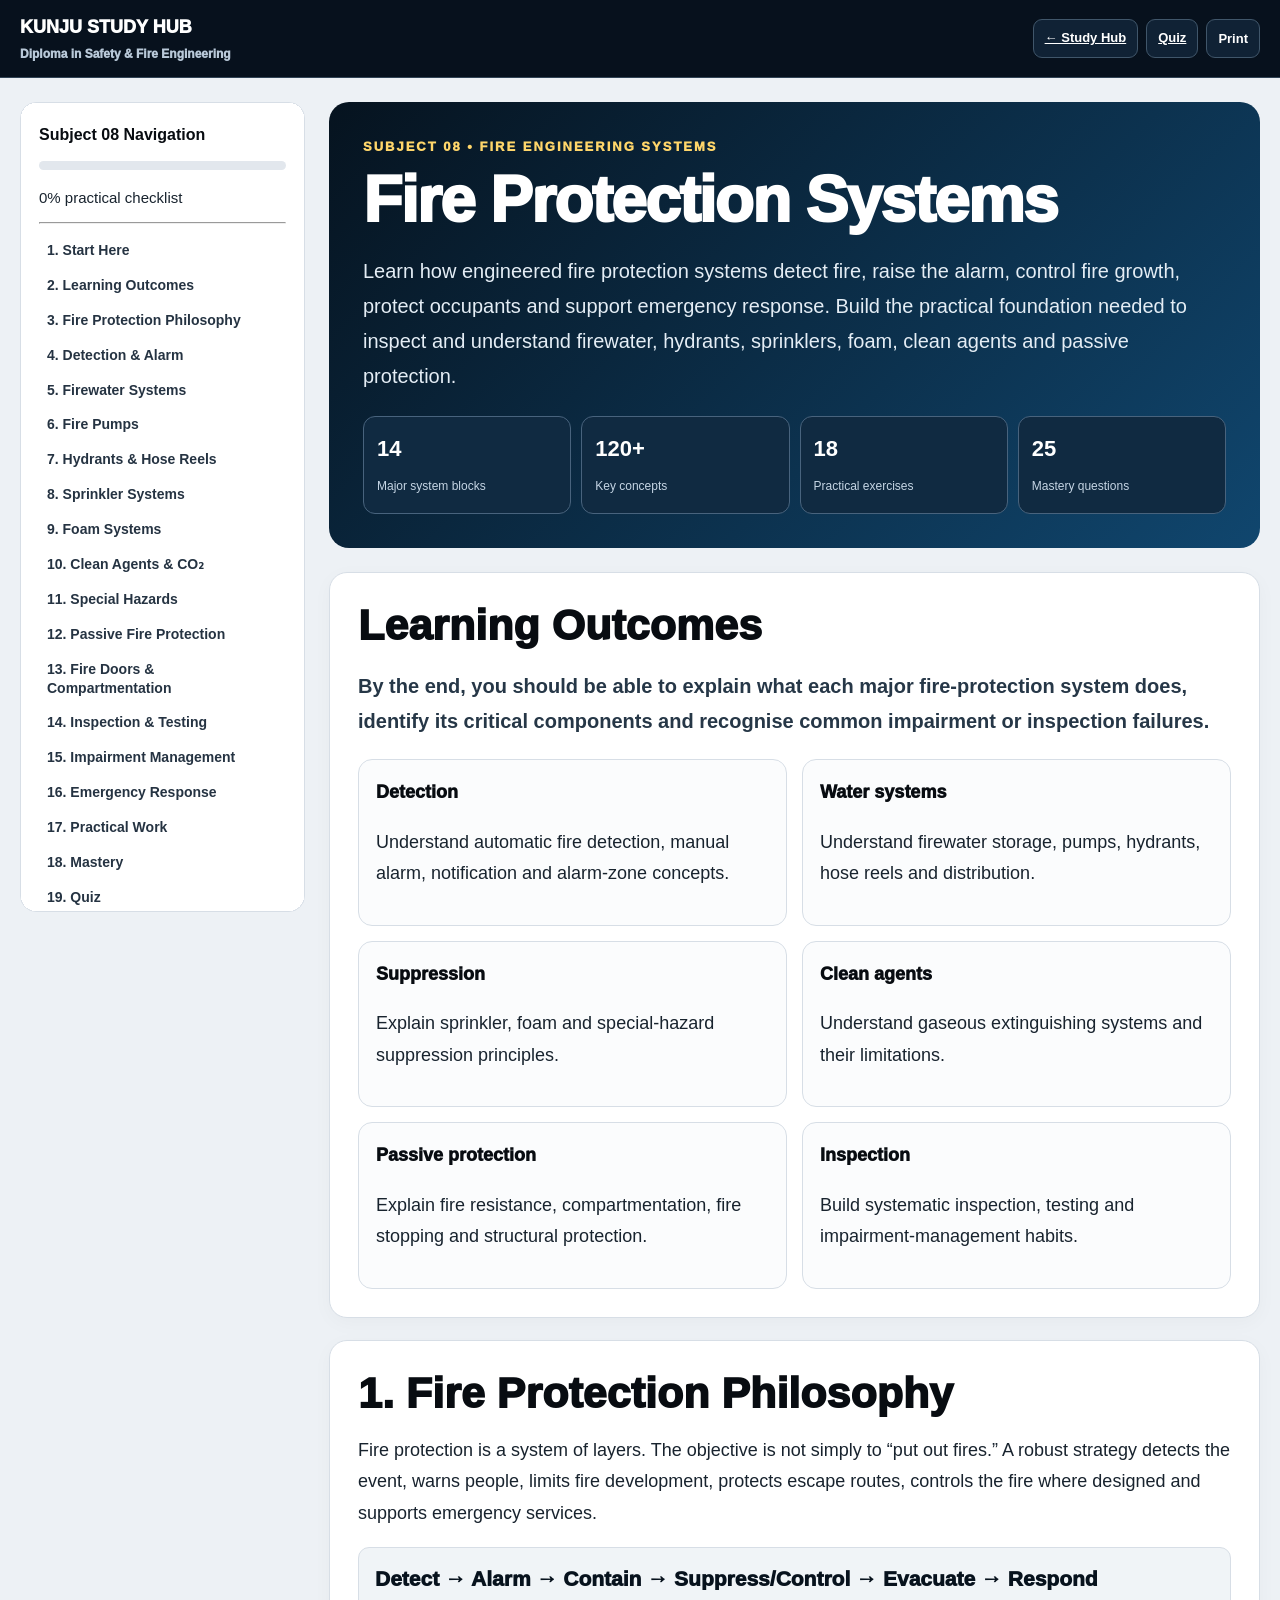
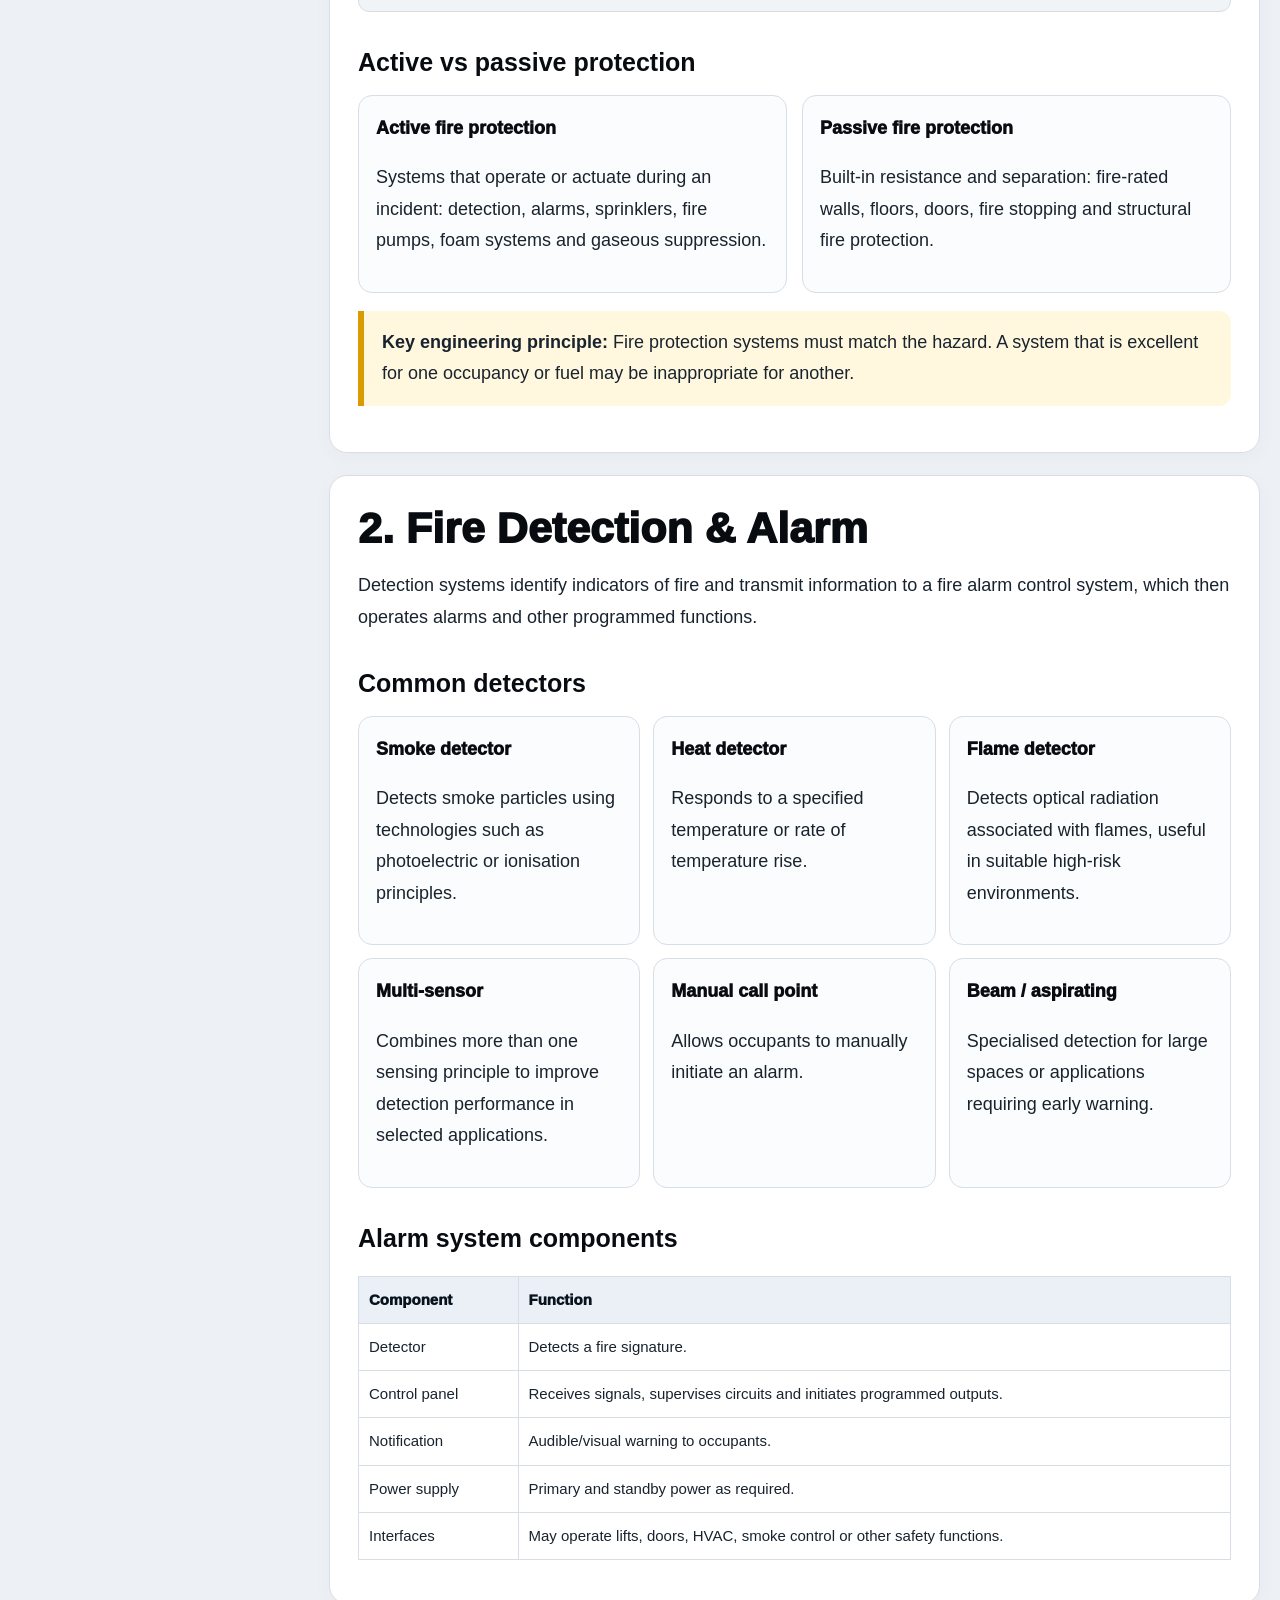
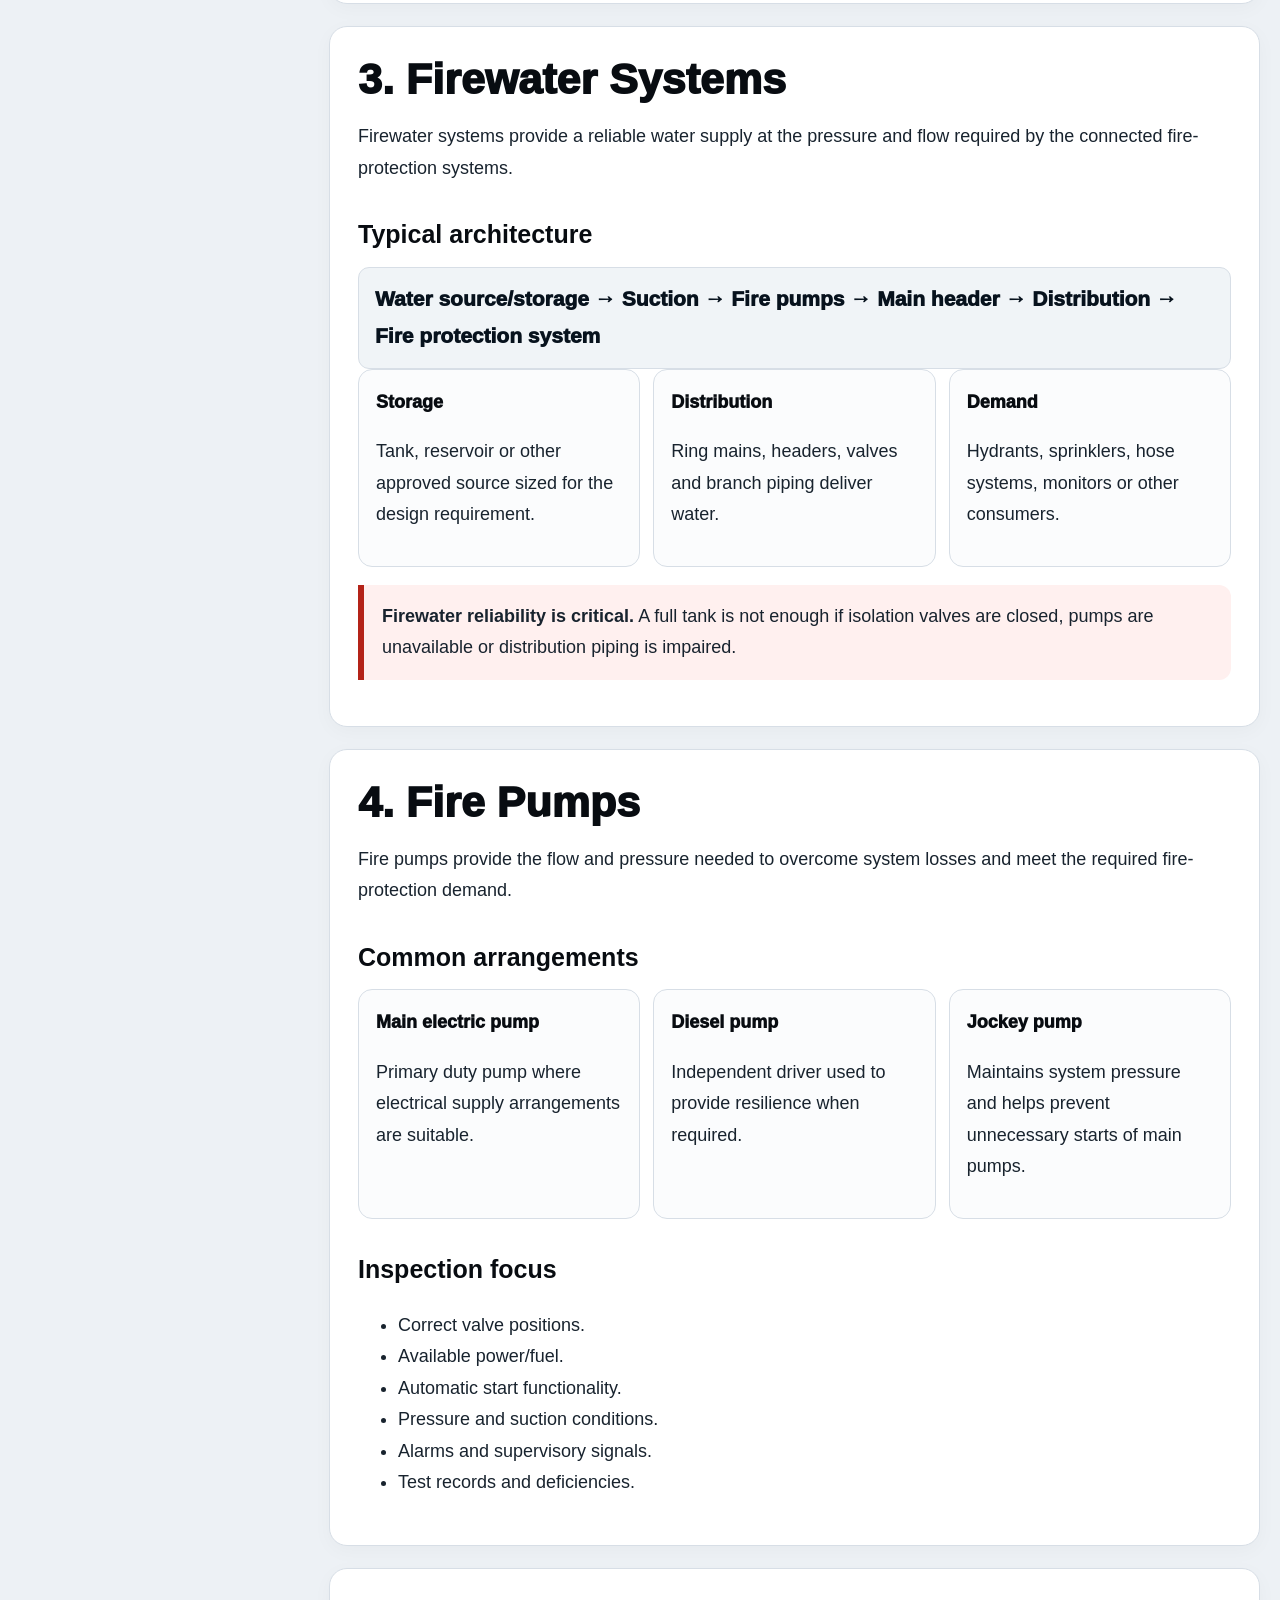
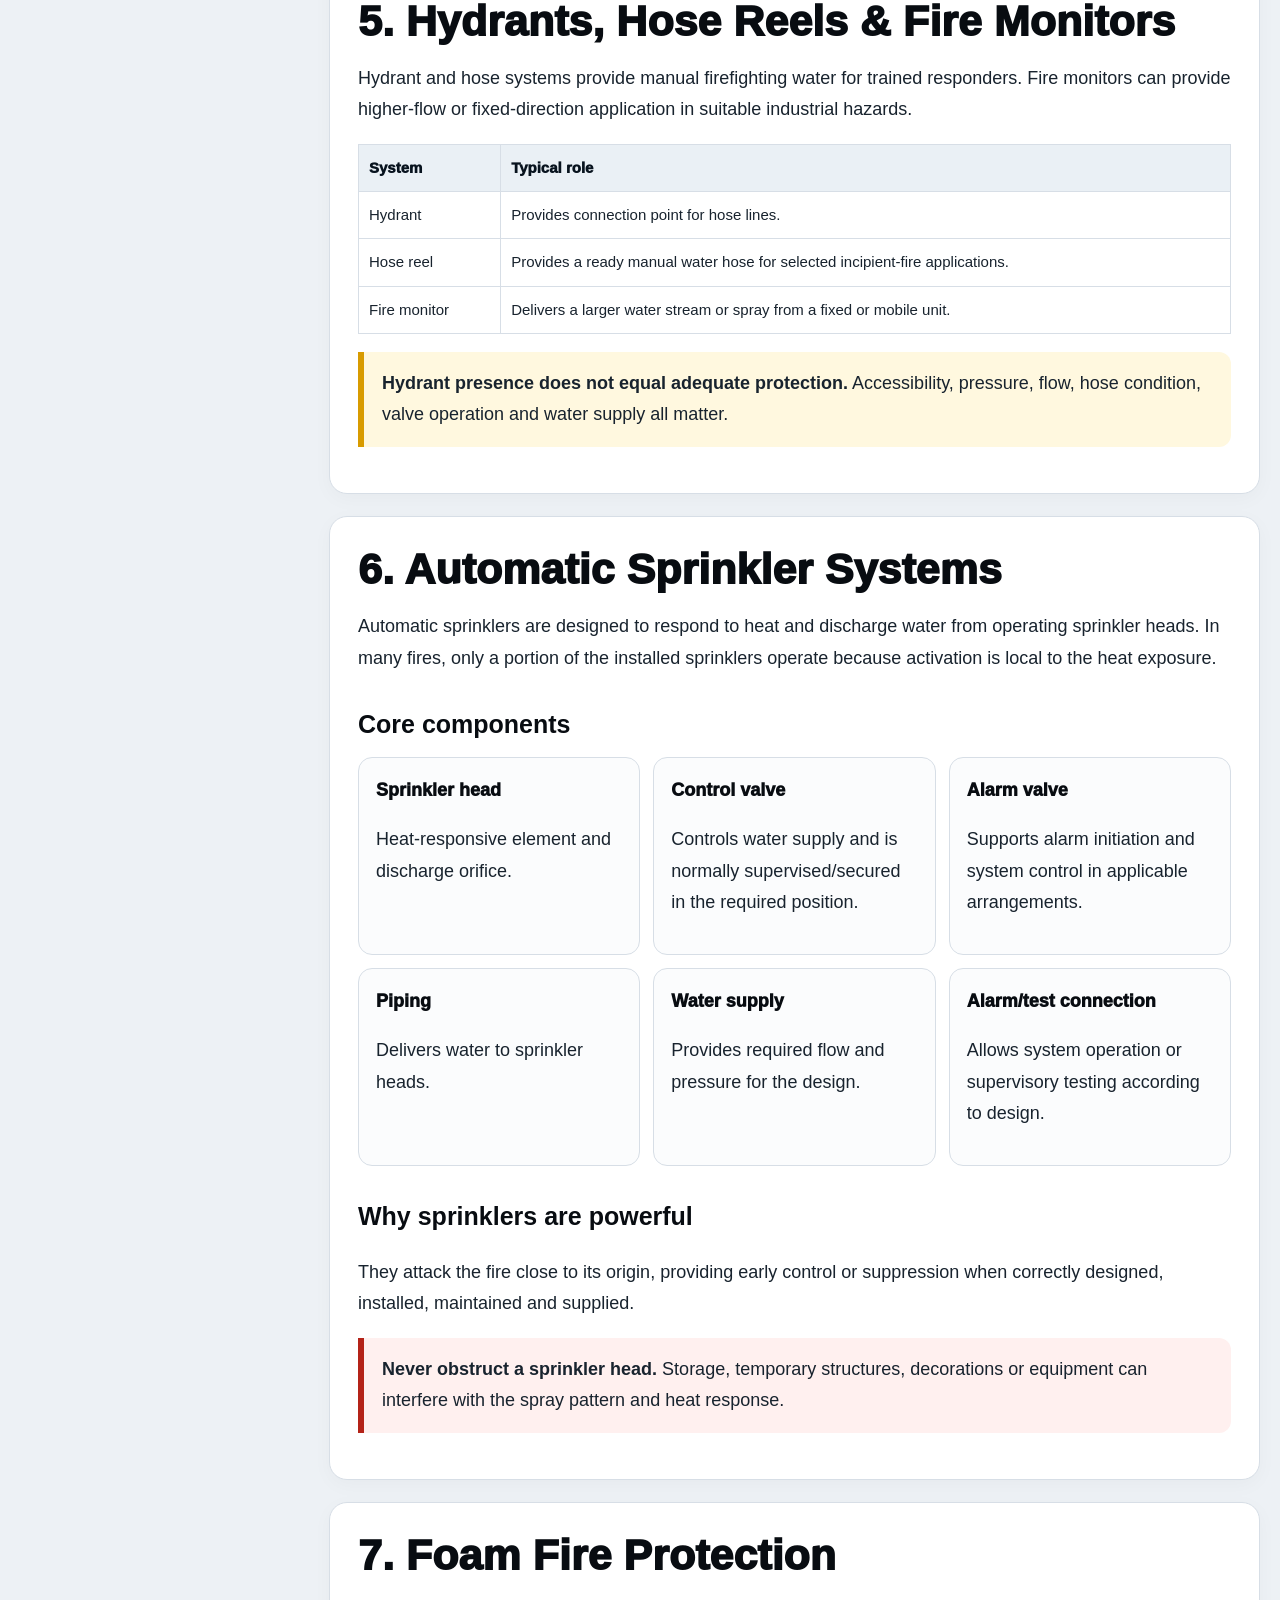
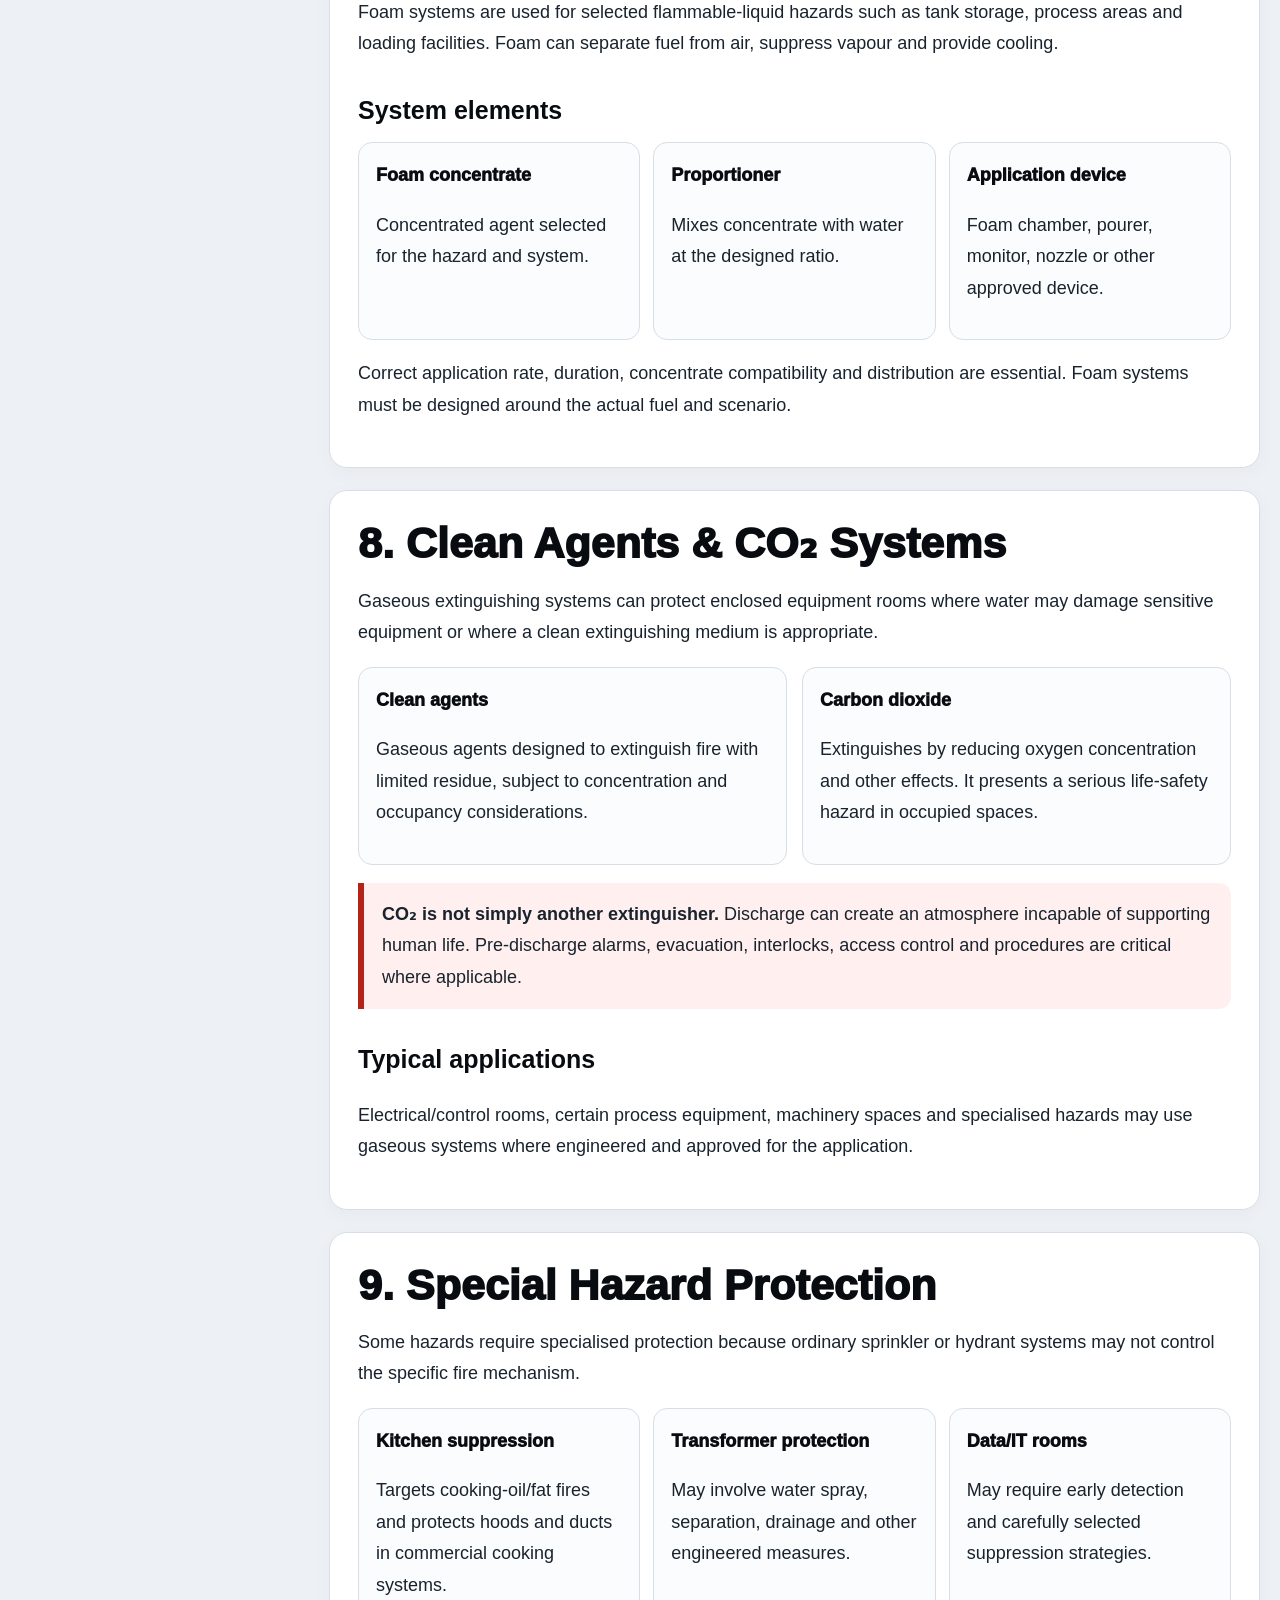
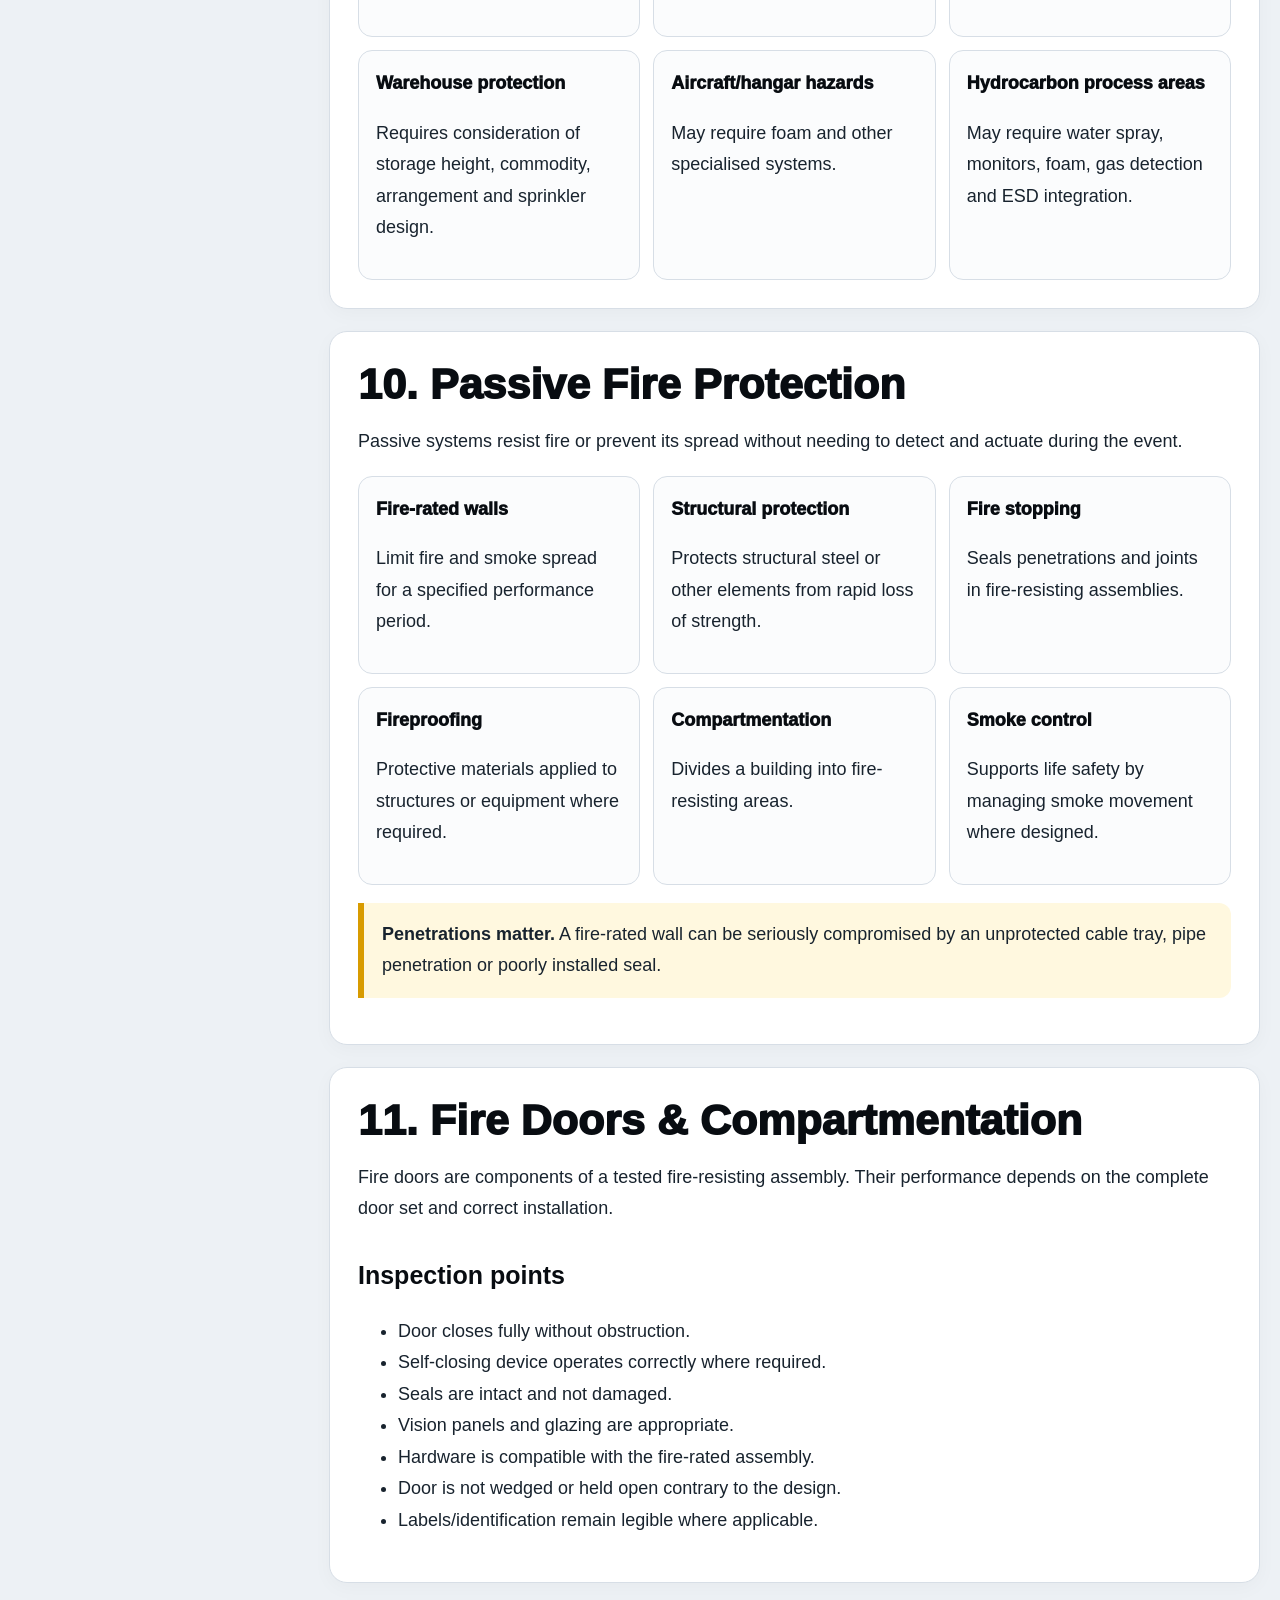
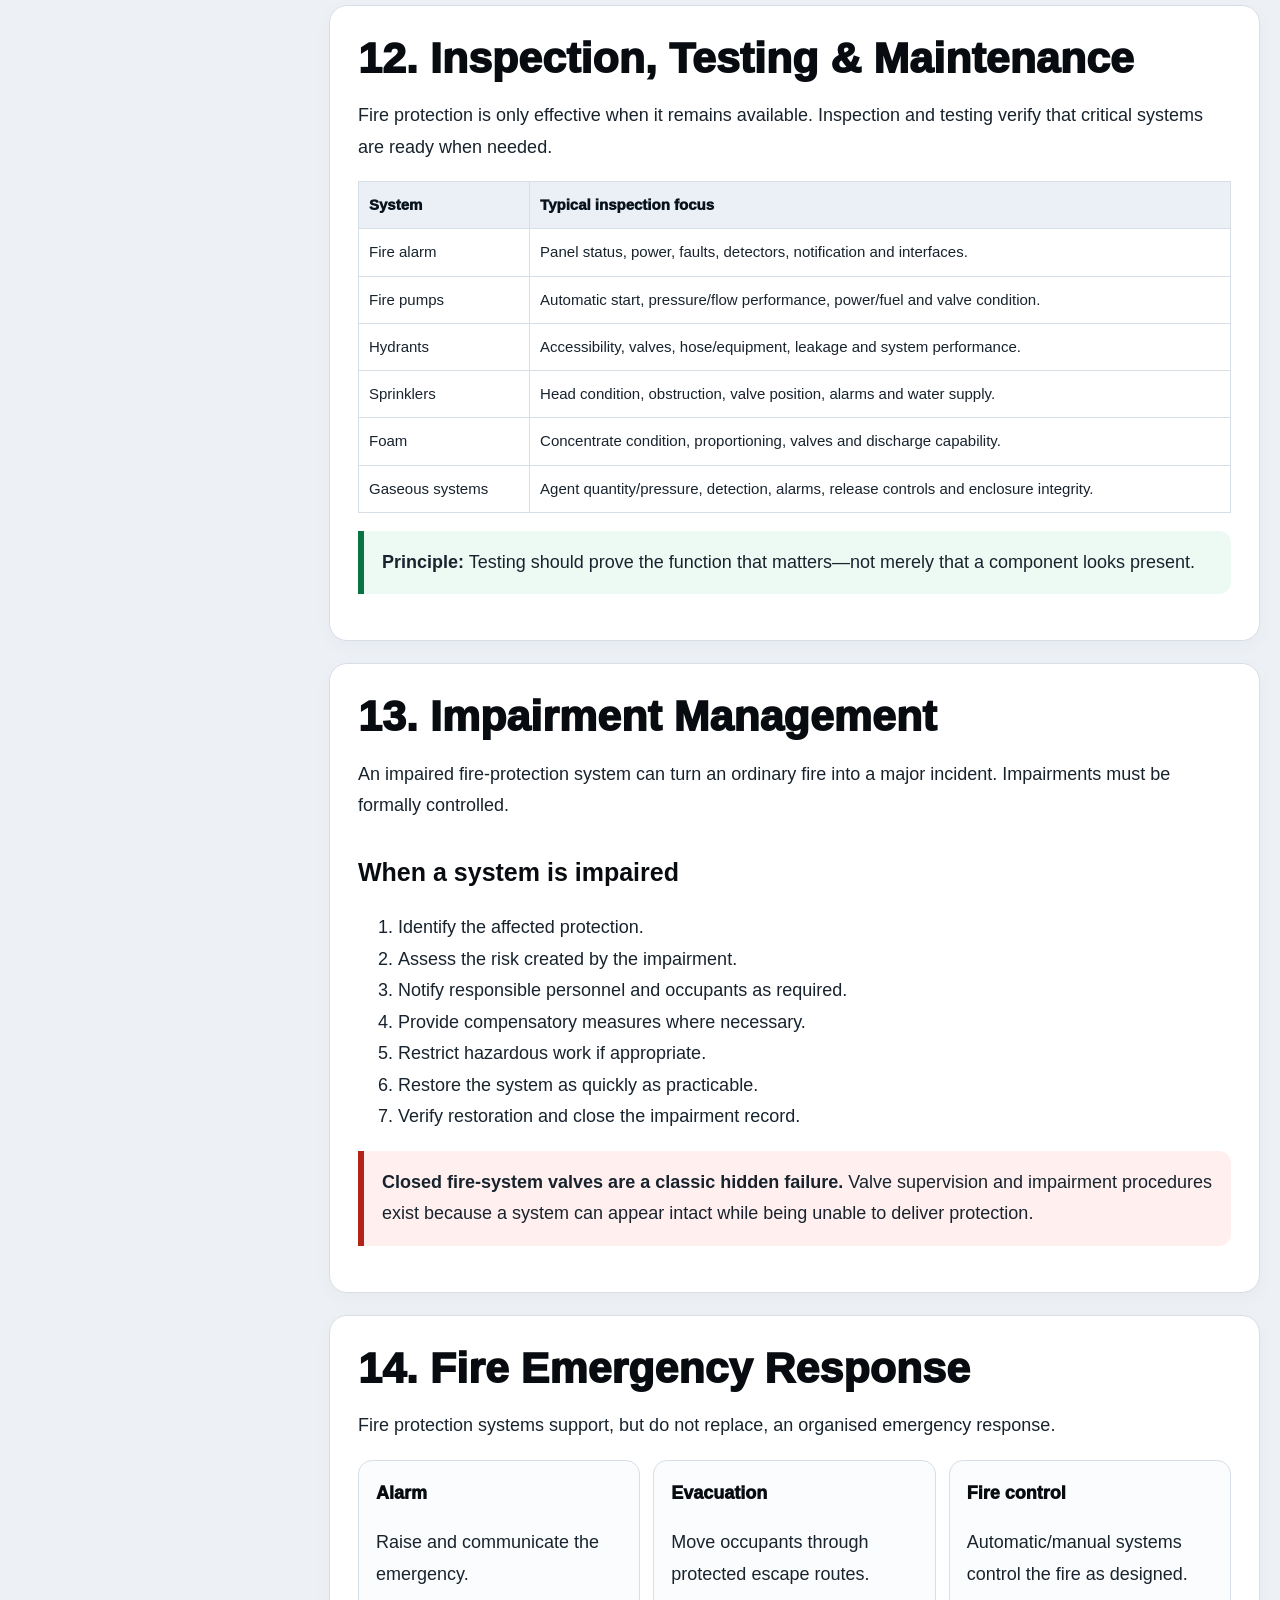
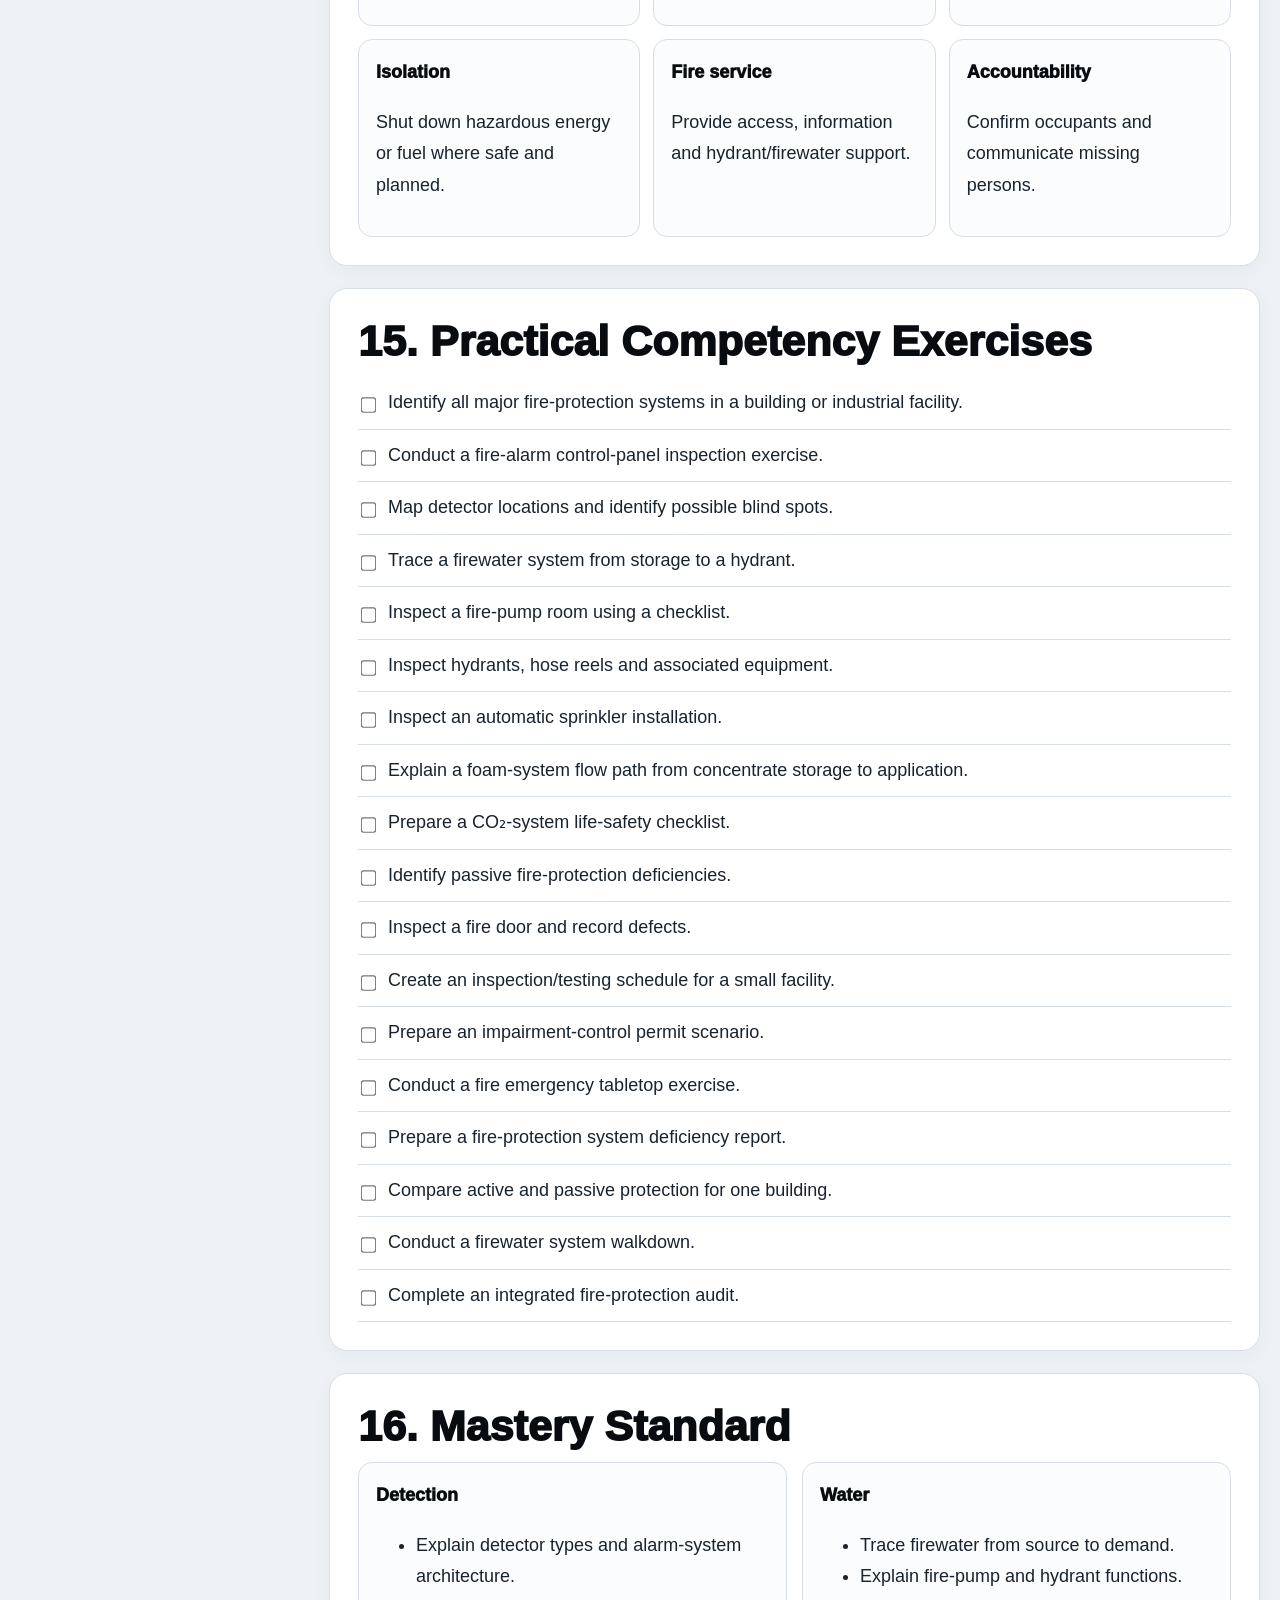
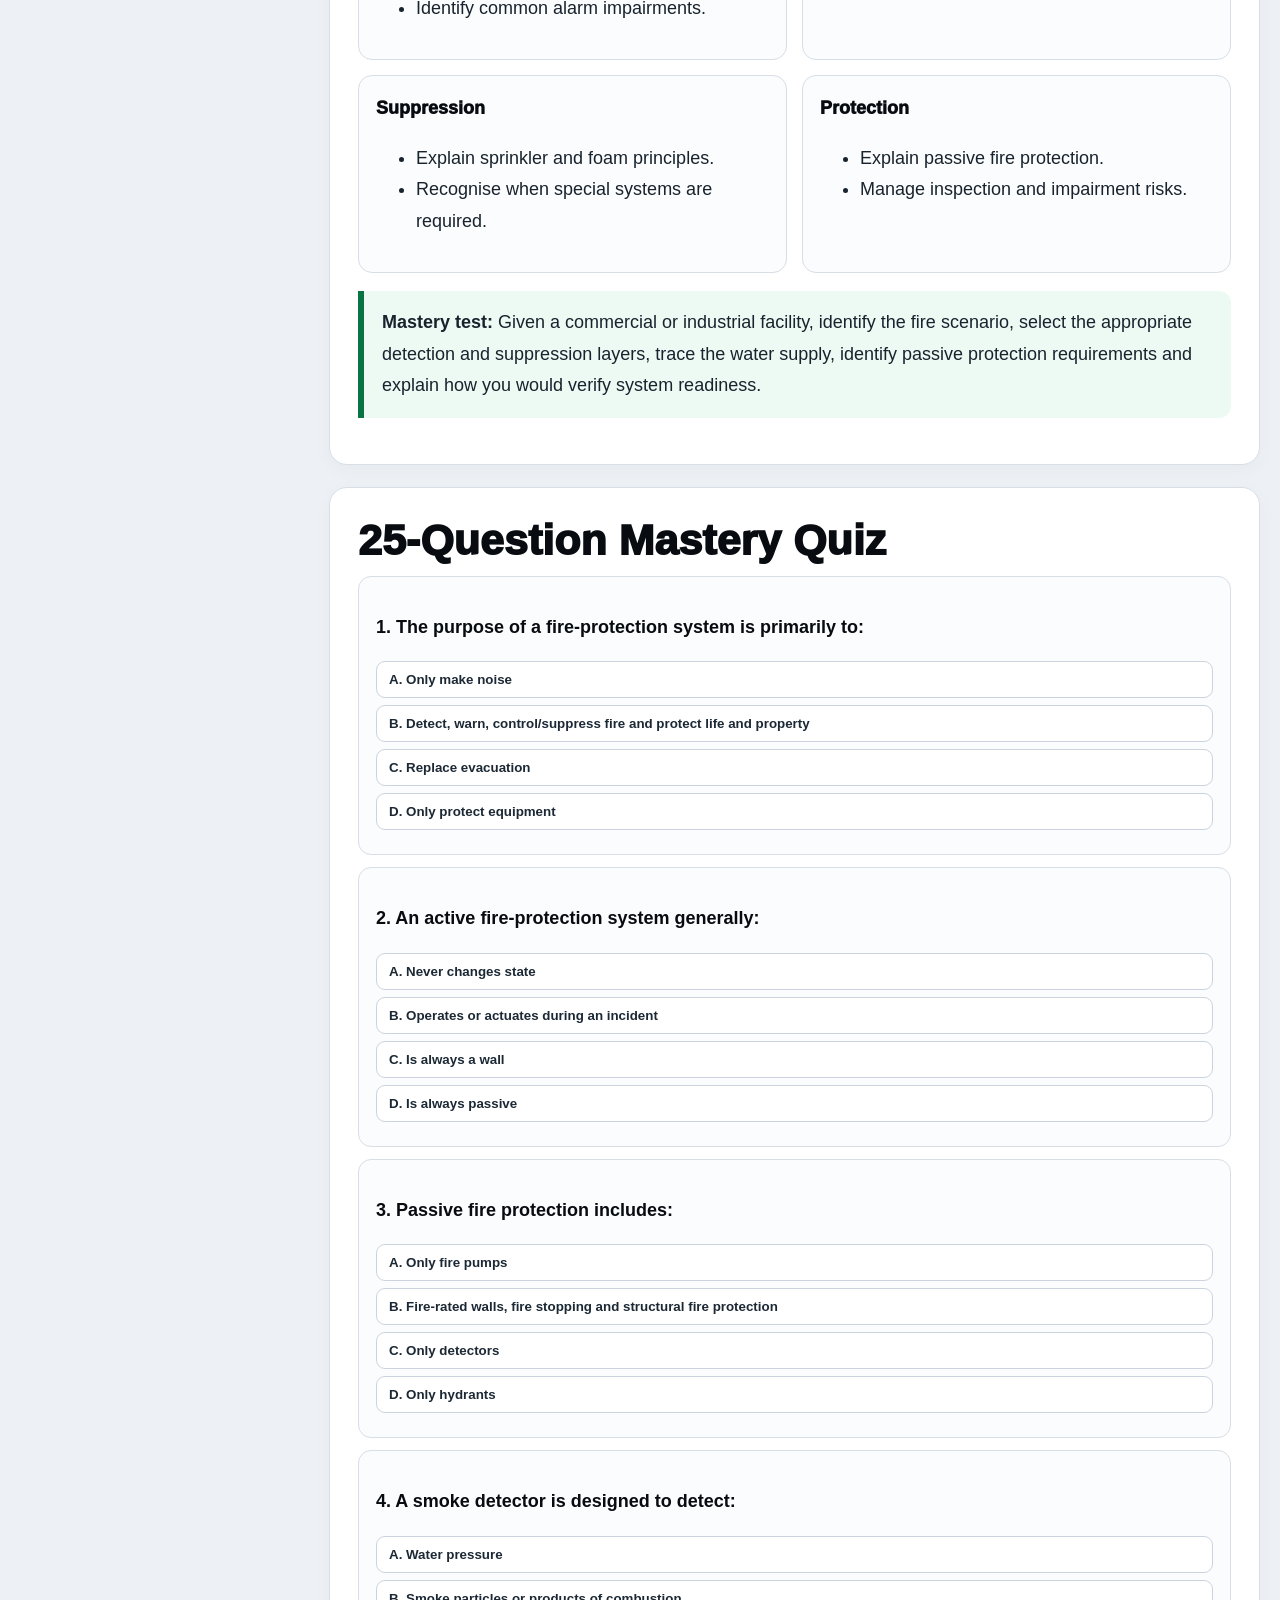
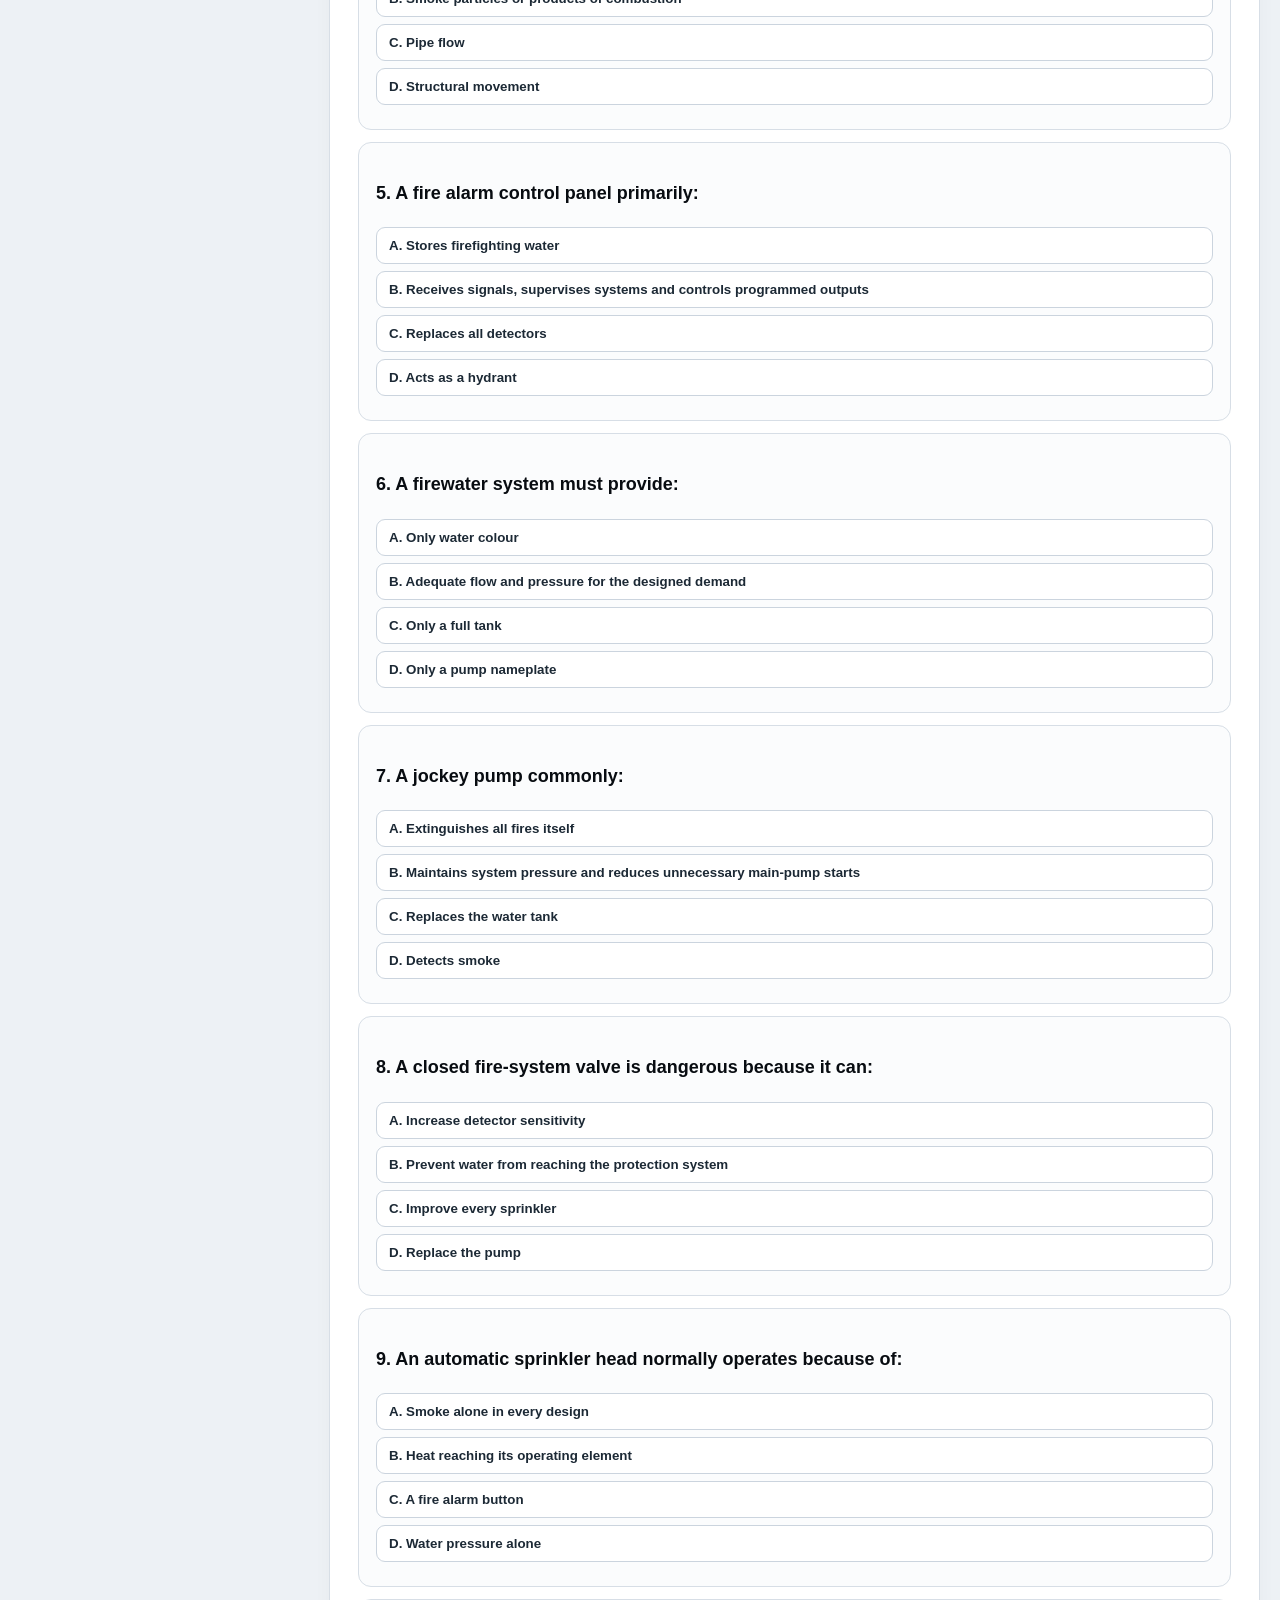
<file: subject-08-fire-protection-systems.html>
<!doctype html>
<html lang="en">
<head>
<meta charset="utf-8"><meta name="viewport" content="width=device-width,initial-scale=1">
<title>Fire Protection Systems — Kunju Study Hub</title>
<style>
:root{--ink:#080c11;--text:#18232e;--line:#d7dee6;--blue:#0b4f8a;--gold:#d89b00;--red:#b42318;--green:#087443}
*{box-sizing:border-box}html{scroll-behavior:smooth}body{margin:0;background:#edf1f5;color:var(--text);font:18px/1.75 Arial,system-ui,sans-serif}a{color:var(--blue);font-weight:800}
header{position:sticky;top:0;z-index:5;background:#07111d;color:#fff;border-bottom:1px solid #314456}.in{max-width:1280px;margin:auto;padding:12px 20px;display:flex;align-items:center}.brand{font-weight:950}.brand small{display:block;color:#b8c8d8;font-size:12px}.actions{margin-left:auto;display:flex;gap:8px}.actions a,.actions button{color:#fff;background:#102235;border:1px solid #40566a;border-radius:9px;padding:7px 11px;font-size:13px;font-weight:900;cursor:pointer}
.layout{max-width:1280px;margin:auto;padding:24px 20px 70px;display:grid;grid-template-columns:285px 1fr;gap:24px}aside{position:sticky;top:70px;height:calc(100vh - 90px);overflow:auto;background:#fff;border:1px solid var(--line);border-radius:16px;padding:18px}aside h3{margin:0;color:var(--ink);font-size:16px}aside a{display:block;color:#253342;text-decoration:none;font-size:14px;line-height:1.35;padding:8px;border-radius:8px}aside a:hover{background:#edf4fa}.progress{height:9px;background:#e2e7ed;border-radius:99px;margin:12px 0;overflow:hidden}.progress i{display:block;height:100%;width:0;background:var(--gold)}
.hero{background:linear-gradient(135deg,#06131f,#10466e);color:#fff;border-radius:20px;padding:34px;margin-bottom:24px}.kicker{font-size:13px;letter-spacing:2px;text-transform:uppercase;color:#ffd66a;font-weight:950}h1{font-size:clamp(38px,5vw,66px);line-height:1.03;letter-spacing:-1.7px;margin:10px 0 18px;font-weight:950}.hero p{font-size:20px;color:#e4edf5;max-width:920px}.stats{display:grid;grid-template-columns:repeat(4,1fr);gap:10px;margin-top:22px}.stat{background:#102a41;border:1px solid #48637d;border-radius:12px;padding:13px}.stat b{display:block;font-size:22px}.stat span{font-size:12px;color:#c5d5e4}
.section{background:#fff;border:1px solid var(--line);border-radius:18px;padding:28px;margin-bottom:22px;box-shadow:0 5px 20px #00000008}h2{font-size:clamp(29px,4vw,43px);line-height:1.12;color:var(--ink);margin:0 0 12px;font-weight:950}h3{font-size:25px;color:var(--ink);margin:29px 0 10px;font-weight:900}.lead{font-size:20px;color:#263747;font-weight:550}
.grid2{display:grid;grid-template-columns:1fr 1fr;gap:15px}.grid3{display:grid;grid-template-columns:repeat(3,1fr);gap:13px}.card{background:#fbfcfd;border:1px solid var(--line);border-radius:14px;padding:17px}.card b{color:var(--ink);font-weight:950}
.note,.danger,.success{padding:16px 18px;border-radius:0 12px 12px 0;margin:18px 0}.note{background:#fff8df;border-left:6px solid var(--gold)}.danger{background:#fff0ef;border-left:6px solid var(--red)}.success{background:#edf9f3;border-left:6px solid var(--green)}
table{width:100%;border-collapse:collapse;margin:15px 0;font-size:15px}th,td{border:1px solid var(--line);padding:10px;vertical-align:top;text-align:left}th{background:#eaf0f5;color:#08131e;font-weight:950}.formula{background:#f0f4f7;border:1px solid var(--line);padding:13px 16px;border-radius:11px;font-size:21px;font-weight:950;color:#07121d}
.quiz{border:1px solid var(--line);border-radius:13px;background:#fbfcfd;padding:17px;margin:12px 0}.quiz p{font-weight:900;color:var(--ink)}.option{display:block;width:100%;text-align:left;border:1px solid #cbd4de;background:#fff;border-radius:9px;padding:10px 12px;margin:7px 0;cursor:pointer;color:#1c2935;font-weight:600}.option.correct{background:#e6f7ee;border-color:#42a875}.option.wrong{background:#fff0ef;border-color:#d86c64}.answer{display:none;margin-top:9px;font-weight:750}.answer.show{display:block}
.checklist label{display:flex;gap:10px;padding:10px 0;border-bottom:1px solid var(--line)}.checklist input{margin-top:7px;transform:scale(1.2)}.nav{display:flex;justify-content:space-between;gap:10px}.nav a{background:var(--blue);color:#fff;padding:11px 15px;border-radius:10px;text-decoration:none}
@media(max-width:950px){.layout{grid-template-columns:1fr}aside{position:relative;top:auto;height:auto}.stats{grid-template-columns:1fr 1fr}.grid3{grid-template-columns:1fr}}@media(max-width:620px){body{font-size:17px}.layout{padding:12px}.section,.hero{padding:21px}.grid2,.stats{grid-template-columns:1fr}.hero p{font-size:18px}}
</style></head>
<body>
<header><div class="in"><div class="brand">KUNJU STUDY HUB<small>Diploma in Safety & Fire Engineering</small></div><div class="actions"><a href="index.html">← Study Hub</a><a href="#quiz">Quiz</a><button onclick="window.print()">Print</button></div></div></header>
<div class="layout">
<aside><h3>Subject 08 Navigation</h3><div class="progress"><i id="bar"></i></div><small id="pt">0% practical checklist</small><hr>
<a href="#start">1. Start Here</a><a href="#outcomes">2. Learning Outcomes</a><a href="#philosophy">3. Fire Protection Philosophy</a><a href="#detection">4. Detection & Alarm</a><a href="#water">5. Firewater Systems</a><a href="#pumps">6. Fire Pumps</a><a href="#hydrants">7. Hydrants & Hose Reels</a><a href="#sprinklers">8. Sprinkler Systems</a><a href="#foam">9. Foam Systems</a><a href="#agents">10. Clean Agents & CO₂</a><a href="#special">11. Special Hazards</a><a href="#passive">12. Passive Fire Protection</a><a href="#firedoors">13. Fire Doors & Compartmentation</a><a href="#inspection">14. Inspection & Testing</a><a href="#impairment">15. Impairment Management</a><a href="#emergency">16. Emergency Response</a><a href="#practical">17. Practical Work</a><a href="#mastery">18. Mastery</a><a href="#quiz">19. Quiz</a><a href="#glossary">20. Glossary</a></aside>
<main>
<section class="hero" id="start"><div class="kicker">Subject 08 • Fire engineering systems</div><h1>Fire Protection Systems</h1><p>Learn how engineered fire protection systems detect fire, raise the alarm, control fire growth, protect occupants and support emergency response. Build the practical foundation needed to inspect and understand firewater, hydrants, sprinklers, foam, clean agents and passive protection.</p><div class="stats"><div class="stat"><b>14</b><span>Major system blocks</span></div><div class="stat"><b>120+</b><span>Key concepts</span></div><div class="stat"><b>18</b><span>Practical exercises</span></div><div class="stat"><b>25</b><span>Mastery questions</span></div></div></section>

<section class="section" id="outcomes"><h2>Learning Outcomes</h2><p class="lead">By the end, you should be able to explain what each major fire-protection system does, identify its critical components and recognise common impairment or inspection failures.</p><div class="grid2"><div class="card"><b>Detection</b><p>Understand automatic fire detection, manual alarm, notification and alarm-zone concepts.</p></div><div class="card"><b>Water systems</b><p>Understand firewater storage, pumps, hydrants, hose reels and distribution.</p></div><div class="card"><b>Suppression</b><p>Explain sprinkler, foam and special-hazard suppression principles.</p></div><div class="card"><b>Clean agents</b><p>Understand gaseous extinguishing systems and their limitations.</p></div><div class="card"><b>Passive protection</b><p>Explain fire resistance, compartmentation, fire stopping and structural protection.</p></div><div class="card"><b>Inspection</b><p>Build systematic inspection, testing and impairment-management habits.</p></div></div></section>

<section class="section" id="philosophy"><h2>1. Fire Protection Philosophy</h2><p>Fire protection is a system of layers. The objective is not simply to “put out fires.” A robust strategy detects the event, warns people, limits fire development, protects escape routes, controls the fire where designed and supports emergency services.</p><div class="formula">Detect → Alarm → Contain → Suppress/Control → Evacuate → Respond</div><h3>Active vs passive protection</h3><div class="grid2"><div class="card"><b>Active fire protection</b><p>Systems that operate or actuate during an incident: detection, alarms, sprinklers, fire pumps, foam systems and gaseous suppression.</p></div><div class="card"><b>Passive fire protection</b><p>Built-in resistance and separation: fire-rated walls, floors, doors, fire stopping and structural fire protection.</p></div></div><div class="note"><b>Key engineering principle:</b> Fire protection systems must match the hazard. A system that is excellent for one occupancy or fuel may be inappropriate for another.</div></section>

<section class="section" id="detection"><h2>2. Fire Detection & Alarm</h2><p>Detection systems identify indicators of fire and transmit information to a fire alarm control system, which then operates alarms and other programmed functions.</p><h3>Common detectors</h3><div class="grid3"><div class="card"><b>Smoke detector</b><p>Detects smoke particles using technologies such as photoelectric or ionisation principles.</p></div><div class="card"><b>Heat detector</b><p>Responds to a specified temperature or rate of temperature rise.</p></div><div class="card"><b>Flame detector</b><p>Detects optical radiation associated with flames, useful in suitable high-risk environments.</p></div><div class="card"><b>Multi-sensor</b><p>Combines more than one sensing principle to improve detection performance in selected applications.</p></div><div class="card"><b>Manual call point</b><p>Allows occupants to manually initiate an alarm.</p></div><div class="card"><b>Beam / aspirating</b><p>Specialised detection for large spaces or applications requiring early warning.</p></div></div>
<h3>Alarm system components</h3><table><tr><th>Component</th><th>Function</th></tr><tr><td>Detector</td><td>Detects a fire signature.</td></tr><tr><td>Control panel</td><td>Receives signals, supervises circuits and initiates programmed outputs.</td></tr><tr><td>Notification</td><td>Audible/visual warning to occupants.</td></tr><tr><td>Power supply</td><td>Primary and standby power as required.</td></tr><tr><td>Interfaces</td><td>May operate lifts, doors, HVAC, smoke control or other safety functions.</td></tr></table></section>

<section class="section" id="water"><h2>3. Firewater Systems</h2><p>Firewater systems provide a reliable water supply at the pressure and flow required by the connected fire-protection systems.</p><h3>Typical architecture</h3><div class="formula">Water source/storage → Suction → Fire pumps → Main header → Distribution → Fire protection system</div><div class="grid3"><div class="card"><b>Storage</b><p>Tank, reservoir or other approved source sized for the design requirement.</p></div><div class="card"><b>Distribution</b><p>Ring mains, headers, valves and branch piping deliver water.</p></div><div class="card"><b>Demand</b><p>Hydrants, sprinklers, hose systems, monitors or other consumers.</p></div></div><div class="danger"><b>Firewater reliability is critical.</b> A full tank is not enough if isolation valves are closed, pumps are unavailable or distribution piping is impaired.</div></section>

<section class="section" id="pumps"><h2>4. Fire Pumps</h2><p>Fire pumps provide the flow and pressure needed to overcome system losses and meet the required fire-protection demand.</p><h3>Common arrangements</h3><div class="grid3"><div class="card"><b>Main electric pump</b><p>Primary duty pump where electrical supply arrangements are suitable.</p></div><div class="card"><b>Diesel pump</b><p>Independent driver used to provide resilience when required.</p></div><div class="card"><b>Jockey pump</b><p>Maintains system pressure and helps prevent unnecessary starts of main pumps.</p></div></div><h3>Inspection focus</h3><ul><li>Correct valve positions.</li><li>Available power/fuel.</li><li>Automatic start functionality.</li><li>Pressure and suction conditions.</li><li>Alarms and supervisory signals.</li><li>Test records and deficiencies.</li></ul></section>

<section class="section" id="hydrants"><h2>5. Hydrants, Hose Reels & Fire Monitors</h2><p>Hydrant and hose systems provide manual firefighting water for trained responders. Fire monitors can provide higher-flow or fixed-direction application in suitable industrial hazards.</p><table><tr><th>System</th><th>Typical role</th></tr><tr><td>Hydrant</td><td>Provides connection point for hose lines.</td></tr><tr><td>Hose reel</td><td>Provides a ready manual water hose for selected incipient-fire applications.</td></tr><tr><td>Fire monitor</td><td>Delivers a larger water stream or spray from a fixed or mobile unit.</td></tr></table><div class="note"><b>Hydrant presence does not equal adequate protection.</b> Accessibility, pressure, flow, hose condition, valve operation and water supply all matter.</div></section>

<section class="section" id="sprinklers"><h2>6. Automatic Sprinkler Systems</h2><p>Automatic sprinklers are designed to respond to heat and discharge water from operating sprinkler heads. In many fires, only a portion of the installed sprinklers operate because activation is local to the heat exposure.</p><h3>Core components</h3><div class="grid3"><div class="card"><b>Sprinkler head</b><p>Heat-responsive element and discharge orifice.</p></div><div class="card"><b>Control valve</b><p>Controls water supply and is normally supervised/secured in the required position.</p></div><div class="card"><b>Alarm valve</b><p>Supports alarm initiation and system control in applicable arrangements.</p></div><div class="card"><b>Piping</b><p>Delivers water to sprinkler heads.</p></div><div class="card"><b>Water supply</b><p>Provides required flow and pressure for the design.</p></div><div class="card"><b>Alarm/test connection</b><p>Allows system operation or supervisory testing according to design.</p></div></div>
<h3>Why sprinklers are powerful</h3><p>They attack the fire close to its origin, providing early control or suppression when correctly designed, installed, maintained and supplied.</p><div class="danger"><b>Never obstruct a sprinkler head.</b> Storage, temporary structures, decorations or equipment can interfere with the spray pattern and heat response.</div></section>

<section class="section" id="foam"><h2>7. Foam Fire Protection</h2><p>Foam systems are used for selected flammable-liquid hazards such as tank storage, process areas and loading facilities. Foam can separate fuel from air, suppress vapour and provide cooling.</p><h3>System elements</h3><div class="grid3"><div class="card"><b>Foam concentrate</b><p>Concentrated agent selected for the hazard and system.</p></div><div class="card"><b>Proportioner</b><p>Mixes concentrate with water at the designed ratio.</p></div><div class="card"><b>Application device</b><p>Foam chamber, pourer, monitor, nozzle or other approved device.</p></div></div><p>Correct application rate, duration, concentrate compatibility and distribution are essential. Foam systems must be designed around the actual fuel and scenario.</p></section>

<section class="section" id="agents"><h2>8. Clean Agents & CO₂ Systems</h2><p>Gaseous extinguishing systems can protect enclosed equipment rooms where water may damage sensitive equipment or where a clean extinguishing medium is appropriate.</p><div class="grid2"><div class="card"><b>Clean agents</b><p>Gaseous agents designed to extinguish fire with limited residue, subject to concentration and occupancy considerations.</p></div><div class="card"><b>Carbon dioxide</b><p>Extinguishes by reducing oxygen concentration and other effects. It presents a serious life-safety hazard in occupied spaces.</p></div></div><div class="danger"><b>CO₂ is not simply another extinguisher.</b> Discharge can create an atmosphere incapable of supporting human life. Pre-discharge alarms, evacuation, interlocks, access control and procedures are critical where applicable.</div><h3>Typical applications</h3><p>Electrical/control rooms, certain process equipment, machinery spaces and specialised hazards may use gaseous systems where engineered and approved for the application.</p></section>

<section class="section" id="special"><h2>9. Special Hazard Protection</h2><p>Some hazards require specialised protection because ordinary sprinkler or hydrant systems may not control the specific fire mechanism.</p><div class="grid3"><div class="card"><b>Kitchen suppression</b><p>Targets cooking-oil/fat fires and protects hoods and ducts in commercial cooking systems.</p></div><div class="card"><b>Transformer protection</b><p>May involve water spray, separation, drainage and other engineered measures.</p></div><div class="card"><b>Data/IT rooms</b><p>May require early detection and carefully selected suppression strategies.</p></div><div class="card"><b>Warehouse protection</b><p>Requires consideration of storage height, commodity, arrangement and sprinkler design.</p></div><div class="card"><b>Aircraft/hangar hazards</b><p>May require foam and other specialised systems.</p></div><div class="card"><b>Hydrocarbon process areas</b><p>May require water spray, monitors, foam, gas detection and ESD integration.</p></div></div></section>

<section class="section" id="passive"><h2>10. Passive Fire Protection</h2><p>Passive systems resist fire or prevent its spread without needing to detect and actuate during the event.</p><div class="grid3"><div class="card"><b>Fire-rated walls</b><p>Limit fire and smoke spread for a specified performance period.</p></div><div class="card"><b>Structural protection</b><p>Protects structural steel or other elements from rapid loss of strength.</p></div><div class="card"><b>Fire stopping</b><p>Seals penetrations and joints in fire-resisting assemblies.</p></div><div class="card"><b>Fireproofing</b><p>Protective materials applied to structures or equipment where required.</p></div><div class="card"><b>Compartmentation</b><p>Divides a building into fire-resisting areas.</p></div><div class="card"><b>Smoke control</b><p>Supports life safety by managing smoke movement where designed.</p></div></div><div class="note"><b>Penetrations matter.</b> A fire-rated wall can be seriously compromised by an unprotected cable tray, pipe penetration or poorly installed seal.</div></section>

<section class="section" id="firedoors"><h2>11. Fire Doors & Compartmentation</h2><p>Fire doors are components of a tested fire-resisting assembly. Their performance depends on the complete door set and correct installation.</p><h3>Inspection points</h3><ul><li>Door closes fully without obstruction.</li><li>Self-closing device operates correctly where required.</li><li>Seals are intact and not damaged.</li><li>Vision panels and glazing are appropriate.</li><li>Hardware is compatible with the fire-rated assembly.</li><li>Door is not wedged or held open contrary to the design.</li><li>Labels/identification remain legible where applicable.</li></ul></section>

<section class="section" id="inspection"><h2>12. Inspection, Testing & Maintenance</h2><p>Fire protection is only effective when it remains available. Inspection and testing verify that critical systems are ready when needed.</p><table><tr><th>System</th><th>Typical inspection focus</th></tr><tr><td>Fire alarm</td><td>Panel status, power, faults, detectors, notification and interfaces.</td></tr><tr><td>Fire pumps</td><td>Automatic start, pressure/flow performance, power/fuel and valve condition.</td></tr><tr><td>Hydrants</td><td>Accessibility, valves, hose/equipment, leakage and system performance.</td></tr><tr><td>Sprinklers</td><td>Head condition, obstruction, valve position, alarms and water supply.</td></tr><tr><td>Foam</td><td>Concentrate condition, proportioning, valves and discharge capability.</td></tr><tr><td>Gaseous systems</td><td>Agent quantity/pressure, detection, alarms, release controls and enclosure integrity.</td></tr></table><div class="success"><b>Principle:</b> Testing should prove the function that matters—not merely that a component looks present.</div></section>

<section class="section" id="impairment"><h2>13. Impairment Management</h2><p>An impaired fire-protection system can turn an ordinary fire into a major incident. Impairments must be formally controlled.</p><h3>When a system is impaired</h3><ol><li>Identify the affected protection.</li><li>Assess the risk created by the impairment.</li><li>Notify responsible personnel and occupants as required.</li><li>Provide compensatory measures where necessary.</li><li>Restrict hazardous work if appropriate.</li><li>Restore the system as quickly as practicable.</li><li>Verify restoration and close the impairment record.</li></ol><div class="danger"><b>Closed fire-system valves are a classic hidden failure.</b> Valve supervision and impairment procedures exist because a system can appear intact while being unable to deliver protection.</div></section>

<section class="section" id="emergency"><h2>14. Fire Emergency Response</h2><p>Fire protection systems support, but do not replace, an organised emergency response.</p><div class="grid3"><div class="card"><b>Alarm</b><p>Raise and communicate the emergency.</p></div><div class="card"><b>Evacuation</b><p>Move occupants through protected escape routes.</p></div><div class="card"><b>Fire control</b><p>Automatic/manual systems control the fire as designed.</p></div><div class="card"><b>Isolation</b><p>Shut down hazardous energy or fuel where safe and planned.</p></div><div class="card"><b>Fire service</b><p>Provide access, information and hydrant/firewater support.</p></div><div class="card"><b>Accountability</b><p>Confirm occupants and communicate missing persons.</p></div></div></section>

<section class="section" id="practical"><h2>15. Practical Competency Exercises</h2><div class="checklist">
<label><input type="checkbox" data-task> Identify all major fire-protection systems in a building or industrial facility.</label>
<label><input type="checkbox" data-task> Conduct a fire-alarm control-panel inspection exercise.</label>
<label><input type="checkbox" data-task> Map detector locations and identify possible blind spots.</label>
<label><input type="checkbox" data-task> Trace a firewater system from storage to a hydrant.</label>
<label><input type="checkbox" data-task> Inspect a fire-pump room using a checklist.</label>
<label><input type="checkbox" data-task> Inspect hydrants, hose reels and associated equipment.</label>
<label><input type="checkbox" data-task> Inspect an automatic sprinkler installation.</label>
<label><input type="checkbox" data-task> Explain a foam-system flow path from concentrate storage to application.</label>
<label><input type="checkbox" data-task> Prepare a CO₂-system life-safety checklist.</label>
<label><input type="checkbox" data-task> Identify passive fire-protection deficiencies.</label>
<label><input type="checkbox" data-task> Inspect a fire door and record defects.</label>
<label><input type="checkbox" data-task> Create an inspection/testing schedule for a small facility.</label>
<label><input type="checkbox" data-task> Prepare an impairment-control permit scenario.</label>
<label><input type="checkbox" data-task> Conduct a fire emergency tabletop exercise.</label>
<label><input type="checkbox" data-task> Prepare a fire-protection system deficiency report.</label>
<label><input type="checkbox" data-task> Compare active and passive protection for one building.</label>
<label><input type="checkbox" data-task> Conduct a firewater system walkdown.</label>
<label><input type="checkbox" data-task> Complete an integrated fire-protection audit.</label>
</div></section>

<section class="section" id="mastery"><h2>16. Mastery Standard</h2><div class="grid2"><div class="card"><b>Detection</b><ul><li>Explain detector types and alarm-system architecture.</li><li>Identify common alarm impairments.</li></ul></div><div class="card"><b>Water</b><ul><li>Trace firewater from source to demand.</li><li>Explain fire-pump and hydrant functions.</li></ul></div><div class="card"><b>Suppression</b><ul><li>Explain sprinkler and foam principles.</li><li>Recognise when special systems are required.</li></ul></div><div class="card"><b>Protection</b><ul><li>Explain passive fire protection.</li><li>Manage inspection and impairment risks.</li></ul></div></div><div class="success"><b>Mastery test:</b> Given a commercial or industrial facility, identify the fire scenario, select the appropriate detection and suppression layers, trace the water supply, identify passive protection requirements and explain how you would verify system readiness.</div></section>

<section class="section" id="quiz"><h2>25-Question Mastery Quiz</h2><div id="quizBox"></div><button onclick="gradeQuiz()" style="background:#0b4f8a;color:#fff;border:0;border-radius:10px;padding:12px 18px;font-weight:900;cursor:pointer">Grade Quiz</button><div id="score" class="success" style="display:none;margin-top:16px"></div></section>

<section class="section" id="glossary"><h2>Essential Glossary</h2><div class="grid3"><div class="card"><b>Fire alarm control panel</b><p>Central equipment receiving detector signals and controlling programmed fire-alarm functions.</p></div><div class="card"><b>Jockey pump</b><p>Small pump used to maintain system pressure in many firewater arrangements.</p></div><div class="card"><b>Hydrant</b><p>Water connection point for firefighting hose equipment.</p></div><div class="card"><b>Sprinkler</b><p>Heat-responsive water-discharge device used for automatic fire control or suppression.</p></div><div class="card"><b>Foam</b><p>Firefighting medium used for selected flammable-liquid hazards.</p></div><div class="card"><b>Clean agent</b><p>Gaseous extinguishing agent designed for specific protected spaces and hazards.</p></div><div class="card"><b>Fire resistance</b><p>Ability of an assembly or element to perform required functions under fire exposure for a specified period.</p></div><div class="card"><b>Fire stopping</b><p>Protection that seals openings or penetrations in fire-resisting assemblies.</p></div><div class="card"><b>Impairment</b><p>A condition in which a fire-protection system or component is unavailable or degraded.</p></div><div class="card"><b>Firewater</b><p>Water supply dedicated or available for firefighting and fire-protection systems.</p></div><div class="card"><b>Alarm valve</b><p>Valve assembly associated with certain wet-pipe sprinkler system arrangements and alarm initiation.</p></div><div class="card"><b>Compartmentation</b><p>Division of a building into fire-resisting areas to limit fire and smoke spread.</p></div></div></section>

<section class="section"><h2>Next Subject</h2><p class="lead">Subject 09: Fire Safety Management — fire risk assessment, permits, emergency plans, audits, inspections, training, documentation and safety culture.</p><div class="nav"><a href="index.html">← Study Hub</a><a href="#start">↑ Back to top</a></div></section>
</main></div>
<script>
const qs=[
["The purpose of a fire-protection system is primarily to:","Detect, warn, control/suppress fire and protect life and property",["Only make noise","Detect, warn, control/suppress fire and protect life and property","Replace evacuation","Only protect equipment"]],
["An active fire-protection system generally:","Operates or actuates during an incident",["Never changes state","Operates or actuates during an incident","Is always a wall","Is always passive"]],
["Passive fire protection includes:","Fire-rated walls, fire stopping and structural fire protection",["Only fire pumps","Fire-rated walls, fire stopping and structural fire protection","Only detectors","Only hydrants"]],
["A smoke detector is designed to detect:","Smoke particles or products of combustion",["Water pressure","Smoke particles or products of combustion","Pipe flow","Structural movement"]],
["A fire alarm control panel primarily:","Receives signals, supervises systems and controls programmed outputs",["Stores firefighting water","Receives signals, supervises systems and controls programmed outputs","Replaces all detectors","Acts as a hydrant"]],
["A firewater system must provide:","Adequate flow and pressure for the designed demand",["Only water colour","Adequate flow and pressure for the designed demand","Only a full tank","Only a pump nameplate"]],
["A jockey pump commonly:","Maintains system pressure and reduces unnecessary main-pump starts",["Extinguishes all fires itself","Maintains system pressure and reduces unnecessary main-pump starts","Replaces the water tank","Detects smoke"]],
["A closed fire-system valve is dangerous because it can:","Prevent water from reaching the protection system",["Increase detector sensitivity","Prevent water from reaching the protection system","Improve every sprinkler","Replace the pump"]],
["An automatic sprinkler head normally operates because of:","Heat reaching its operating element",["Smoke alone in every design","Heat reaching its operating element","A fire alarm button","Water pressure alone"]],
["A common misconception about sprinklers is that:","Every sprinkler in the building must operate for every fire",["Only one sprinkler can ever operate","Every sprinkler in the building must operate for every fire","They respond to heat","They use water"]],
["Foam is particularly useful for:","Certain flammable-liquid fire hazards",["Every electrical fire","Certain flammable-liquid fire hazards","Only paper fires","Only cooking gas leaks"]],
["Foam helps control a liquid fire by:","Blanketing the fuel and reducing vapour release",["Increasing vapour release","Blanketing the fuel and reducing vapour release","Adding oxygen","Heating the fuel"]],
["CO₂ fire suppression can be dangerous because:","It can create an atmosphere incapable of supporting human life",["It always produces water","It cannot extinguish anything","It creates oxygen","It is harmless to occupants"]],
["Before gaseous suppression discharge, where applicable, systems should provide:","Appropriate alarm, warning and evacuation arrangements",["No warning","Appropriate alarm, warning and evacuation arrangements","Only a water hose","Only a key"]],
["Fire-rated compartmentation is intended to:","Limit fire and smoke spread",["Increase fire spread","Limit fire and smoke spread","Replace all alarms","Remove escape routes"]],
["Fire stopping is used to:","Protect penetrations and joints in fire-resisting assemblies",["Increase openings","Protect penetrations and joints in fire-resisting assemblies","Store hoses","Pump water"]],
["A fire door should normally:","Close correctly and remain compatible with its rated assembly",["Be permanently wedged open","Close correctly and remain compatible with its rated assembly","Have its seals removed","Be painted over with any material"]],
["Fire-protection inspection should verify:","That systems are available and capable of performing their intended function",["Only that equipment exists","That systems are available and capable of performing their intended function","Only paint condition","Only room cleanliness"]],
["An impairment procedure is required because:","Unavailable fire protection increases risk",["Fire protection is never important","Unavailable fire protection increases risk","Impairments improve safety","Only office systems need protection"]],
["A good impairment response includes:","Risk assessment, notification, compensatory measures and prompt restoration",["Ignoring the impairment","Risk assessment, notification, compensatory measures and prompt restoration","Removing all alarms permanently","Only writing an email"]],
["A hydrant provides:","A firefighting water connection point",["A smoke signal","A firefighting water connection point","A foam concentrate","A fire alarm panel"]],
["A fire pump primarily provides:","The flow and pressure required by the fire-protection system",["Smoke detection","The flow and pressure required by the fire-protection system","Fire doors","Emergency lighting only"]],
["Special-hazard protection is selected based on:","The specific fuel, occupancy, process and credible fire scenario",["Equipment colour","The specific fuel, occupancy, process and credible fire scenario","Building age alone","The cheapest extinguisher"]],
["The best fire-protection strategy is:","Multiple appropriate layers matched to the hazard",["One extinguisher for everything","Multiple appropriate layers matched to the hazard","Only evacuation","Only passive protection"]],
["A fire-protection system that is installed but not maintained is:","Not reliably available when needed",["Always fully effective","Not reliably available when needed","Better than a tested system","Automatically compliant"]]
];
const box=document.getElementById("quizBox");
qs.forEach((q,i)=>{let d=document.createElement("div");d.className="quiz";d.innerHTML=`<p>${i+1}. ${q[0]}</p>`+q[2].map((o,j)=>`<button class="option" data-q="${i}" data-a="${j}" onclick="pick(this)">${String.fromCharCode(65+j)}. ${o}</button>`).join("")+`<div class="answer" id="a${i}">Correct answer: ${q[1]}</div>`;box.appendChild(d)});
function pick(b){let q=+b.dataset.q;document.querySelectorAll(`[data-q="${q}"]`).forEach(x=>x.classList.remove("correct","wrong"));let a=+b.dataset.a;if(qs[q][2][a]===qs[q][1])b.classList.add("correct");else b.classList.add("wrong");document.getElementById("a"+q).classList.add("show")}
function gradeQuiz(){let s=0;qs.forEach((q,i)=>{if(document.querySelector(`[data-q="${i}"].correct`))s++});let p=Math.round(s/qs.length*100),e=document.getElementById("score");e.style.display="block";e.innerHTML=`<b>Score: ${s}/${qs.length} (${p}%)</b><br>${p>=80?"Strong fire-protection foundation.":p>=60?"Good start. Review weak areas and try again.":"Review the subject carefully before progressing."}`}
const tasks=[...document.querySelectorAll("[data-task]")];function progress(){let d=tasks.filter(x=>x.checked).length,p=Math.round(d/tasks.length*100);document.getElementById("bar").style.width=p+"%";document.getElementById("pt").textContent=p+"% practical checklist";localStorage.setItem("kunju-fire-protection-08",JSON.stringify(tasks.map(x=>x.checked)))}try{let s=JSON.parse(localStorage.getItem("kunju-fire-protection-08")||"[]");tasks.forEach((x,i)=>x.checked=!!s[i])}catch(e){}tasks.forEach(x=>x.addEventListener("change",progress));progress();
</script>
</body></html>
</file>
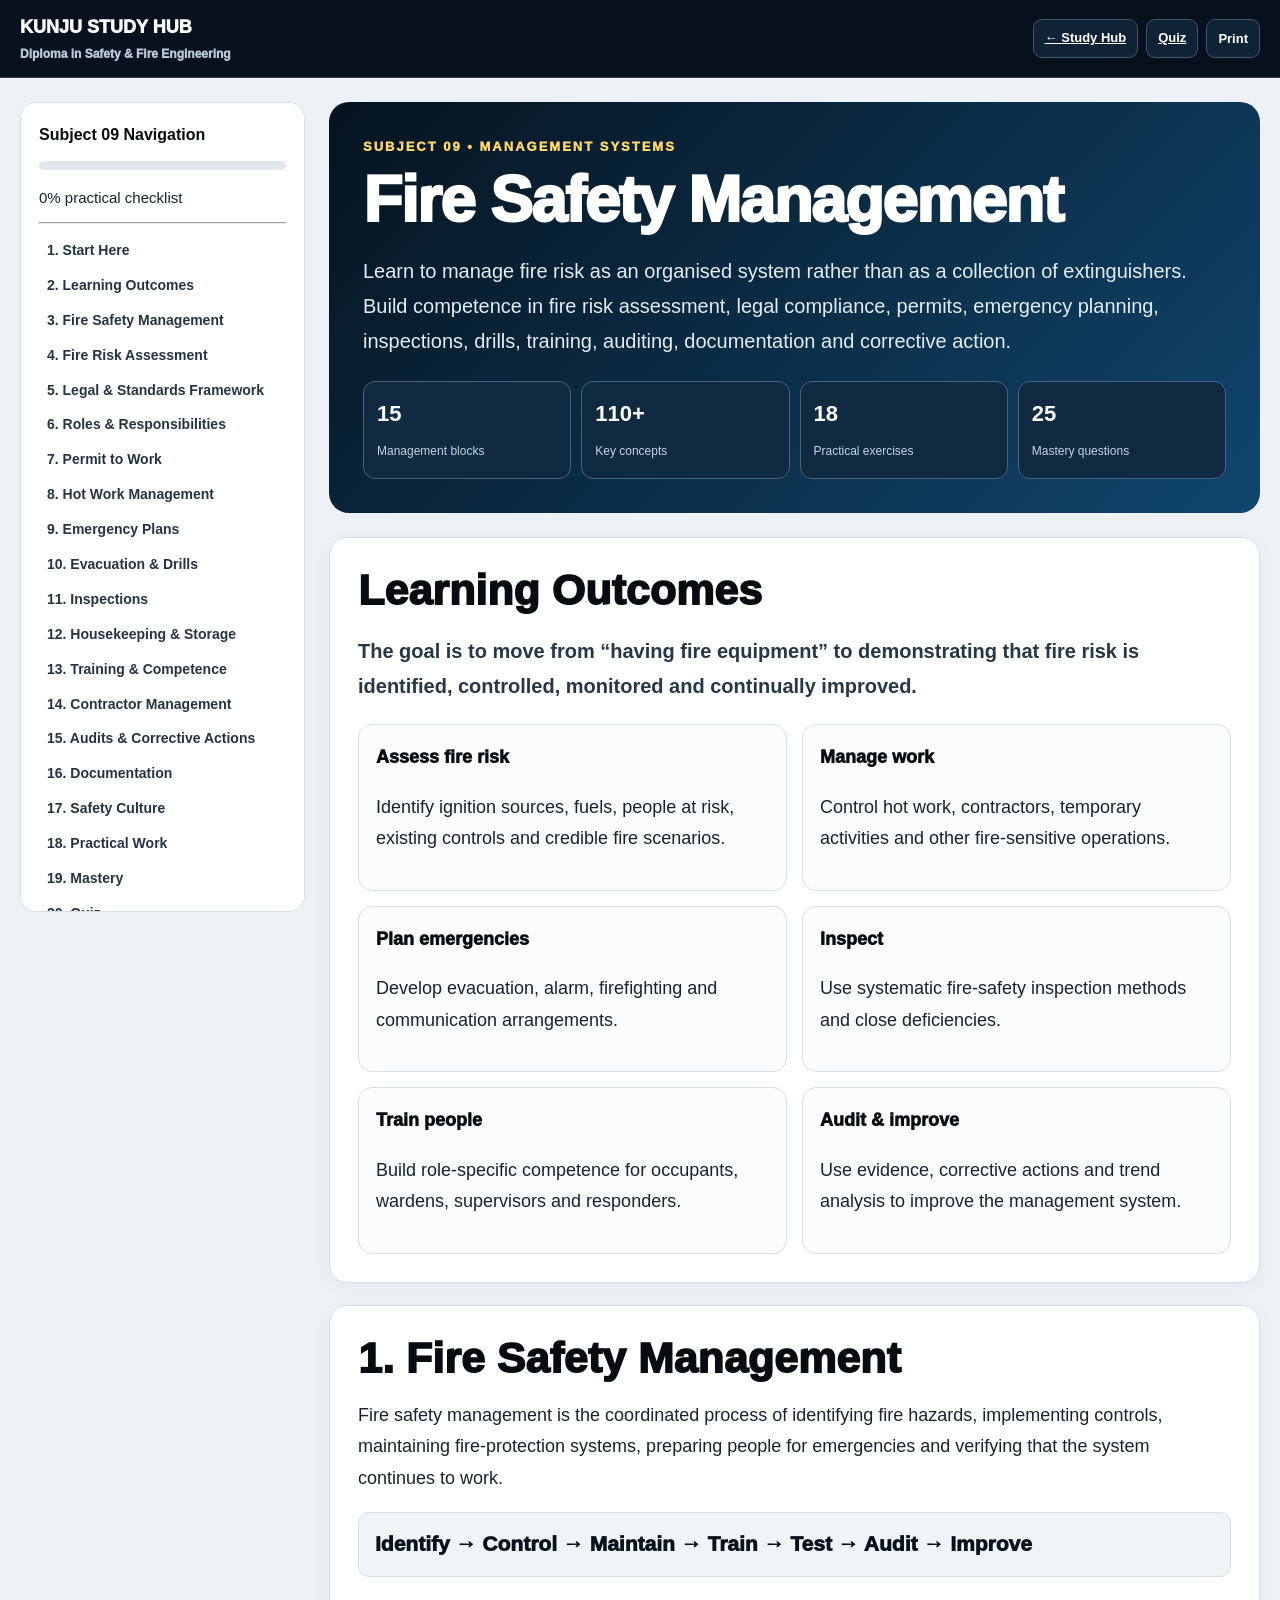
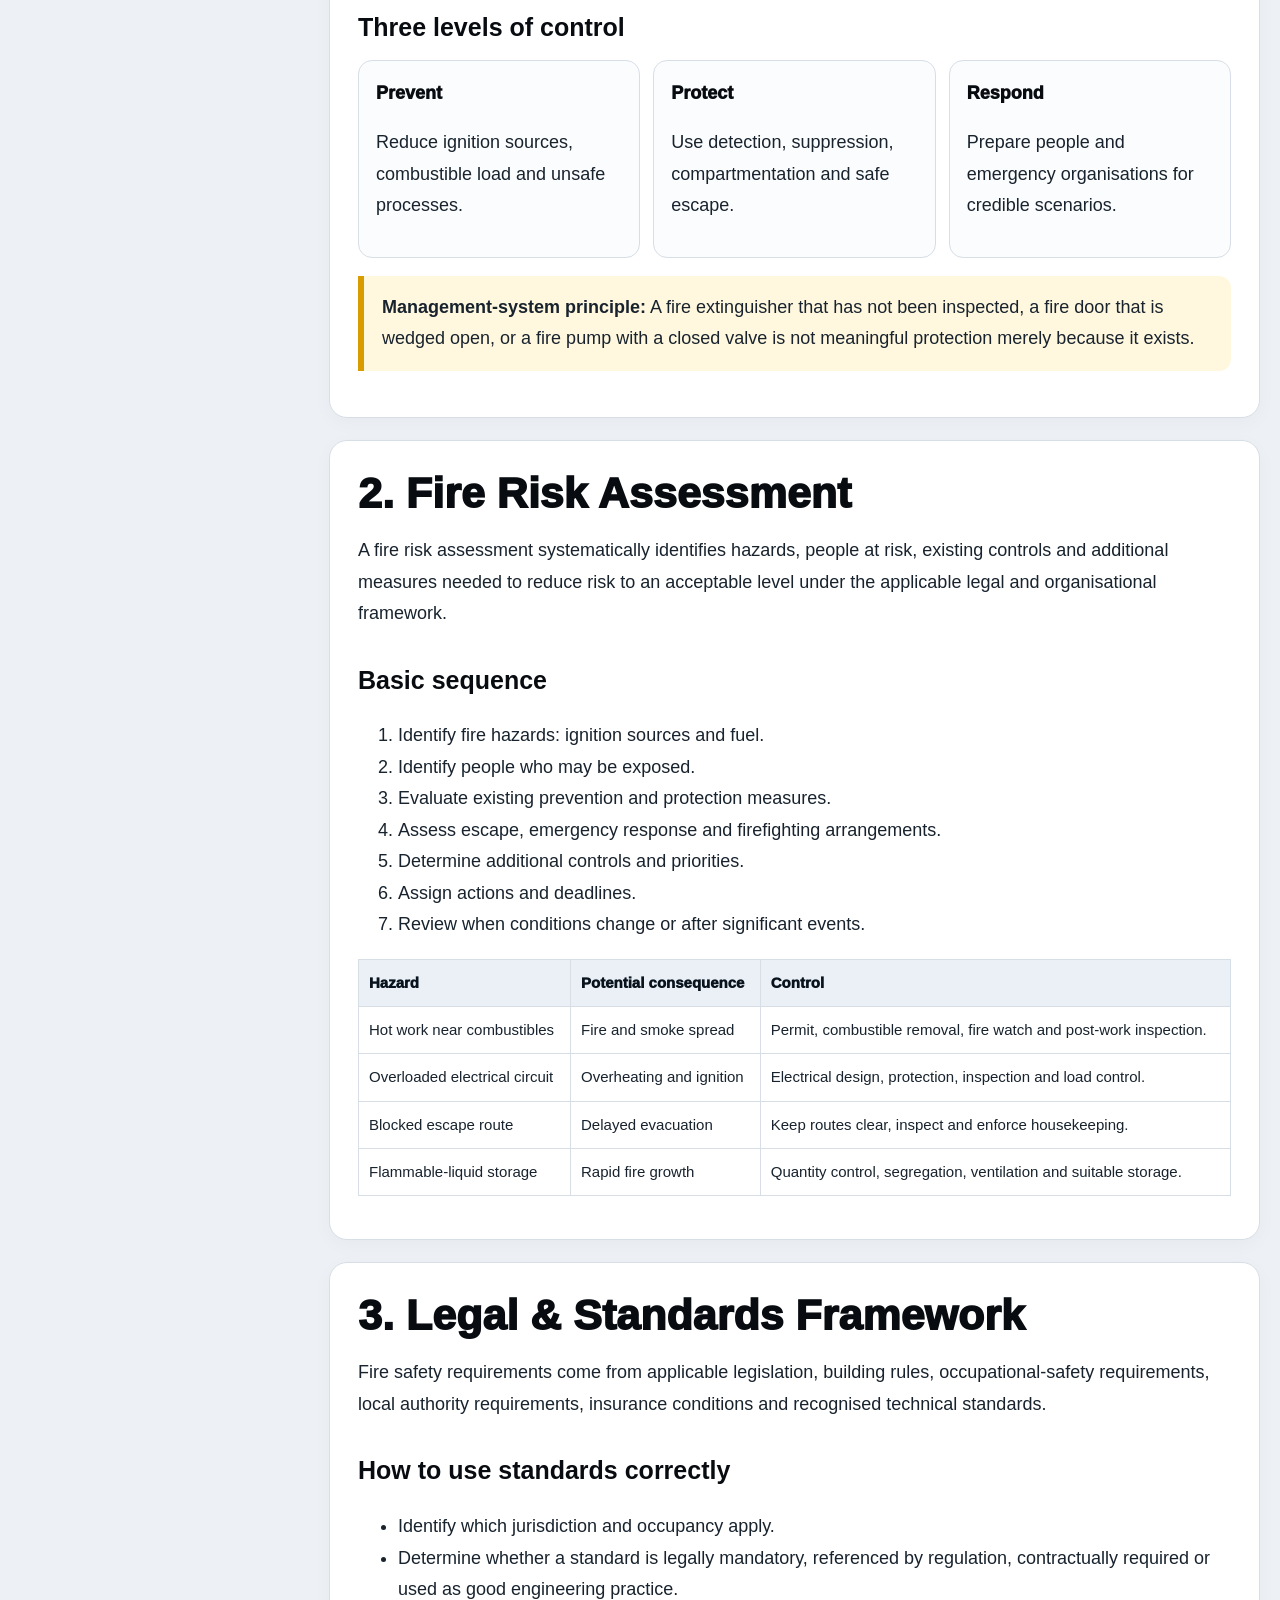
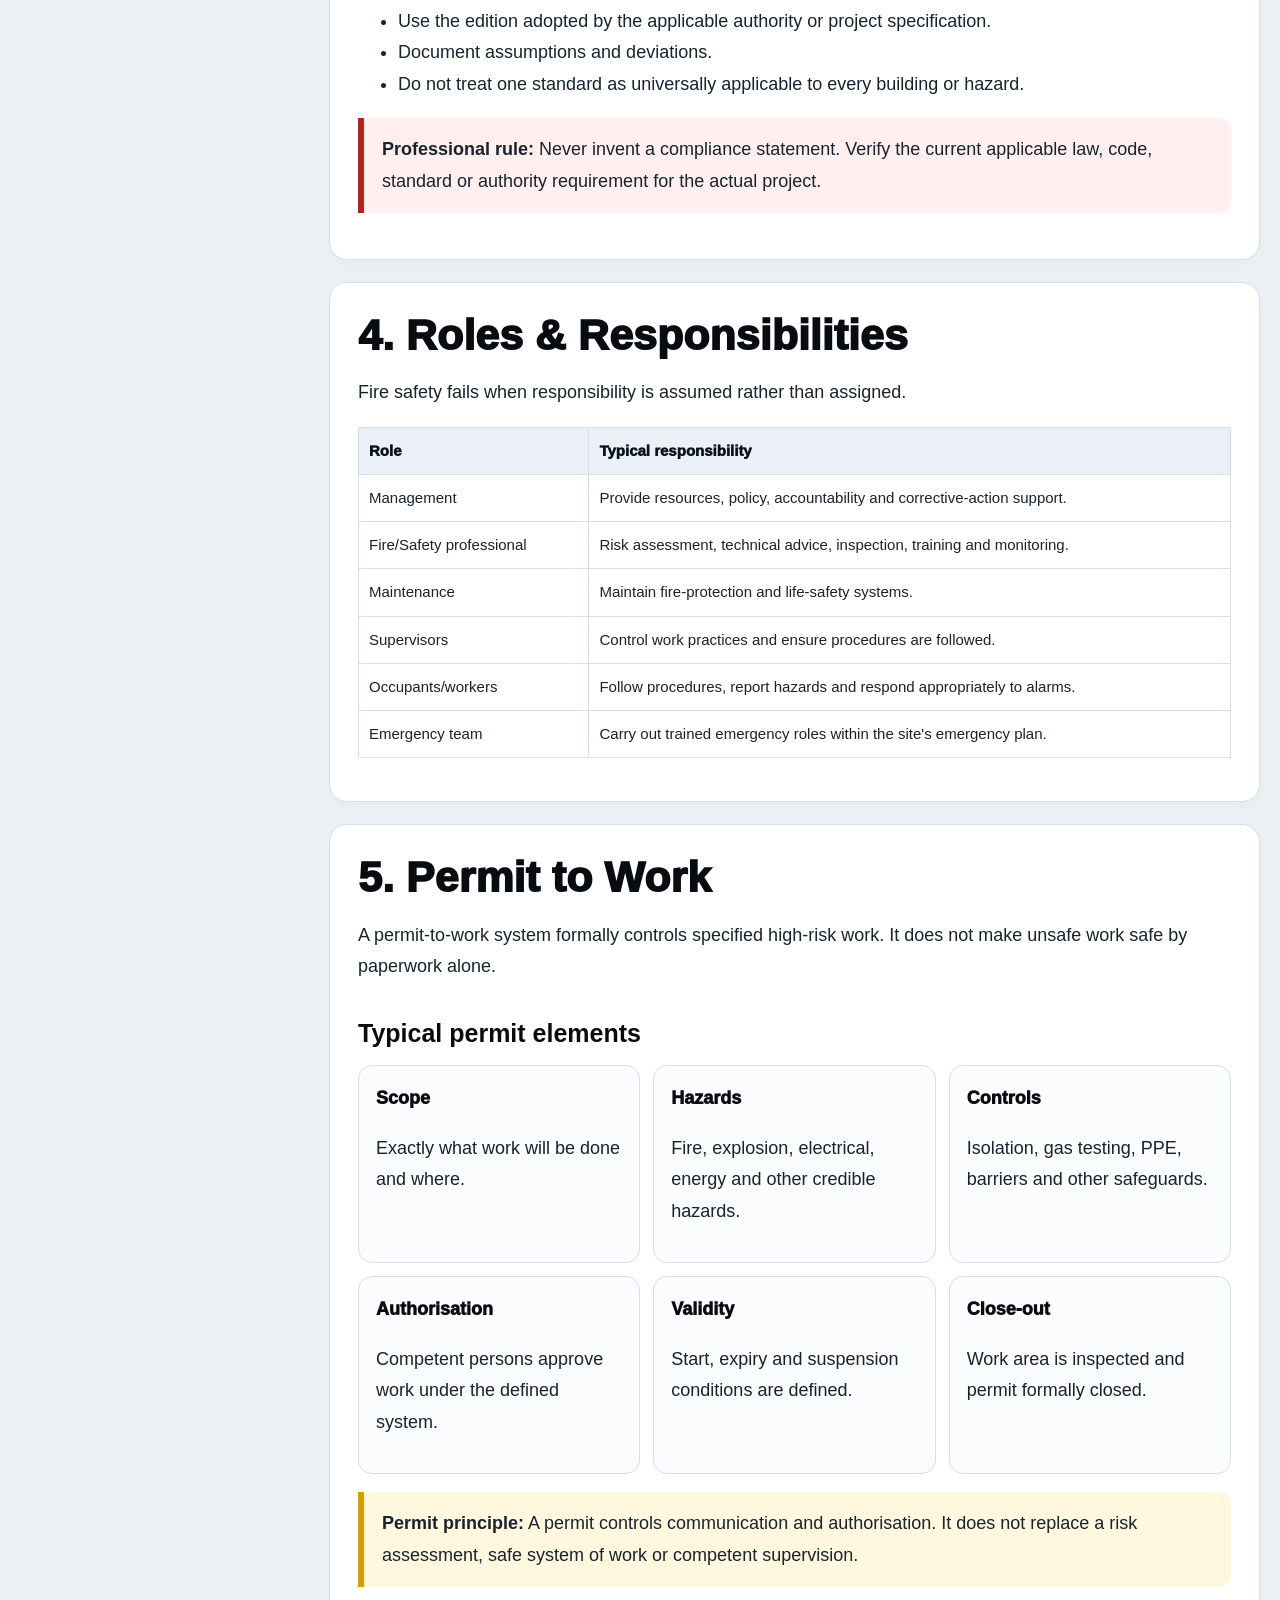
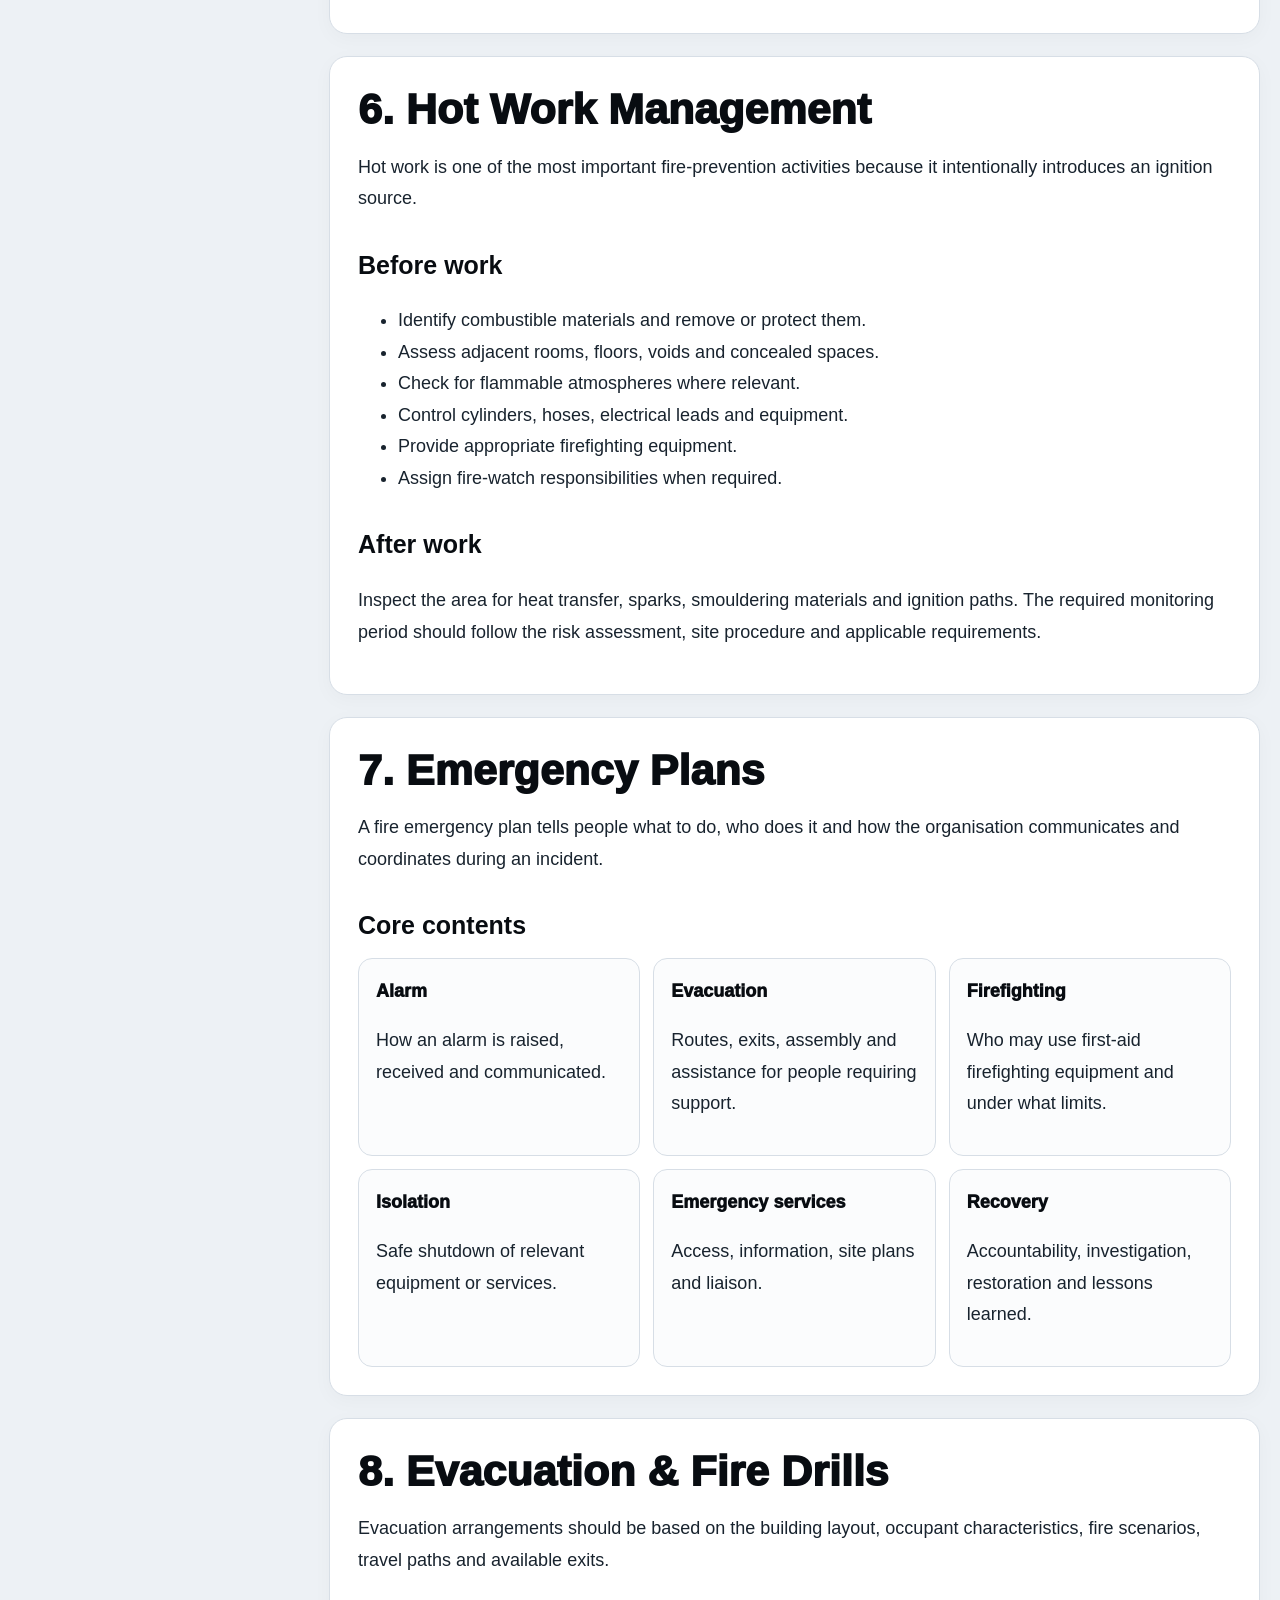
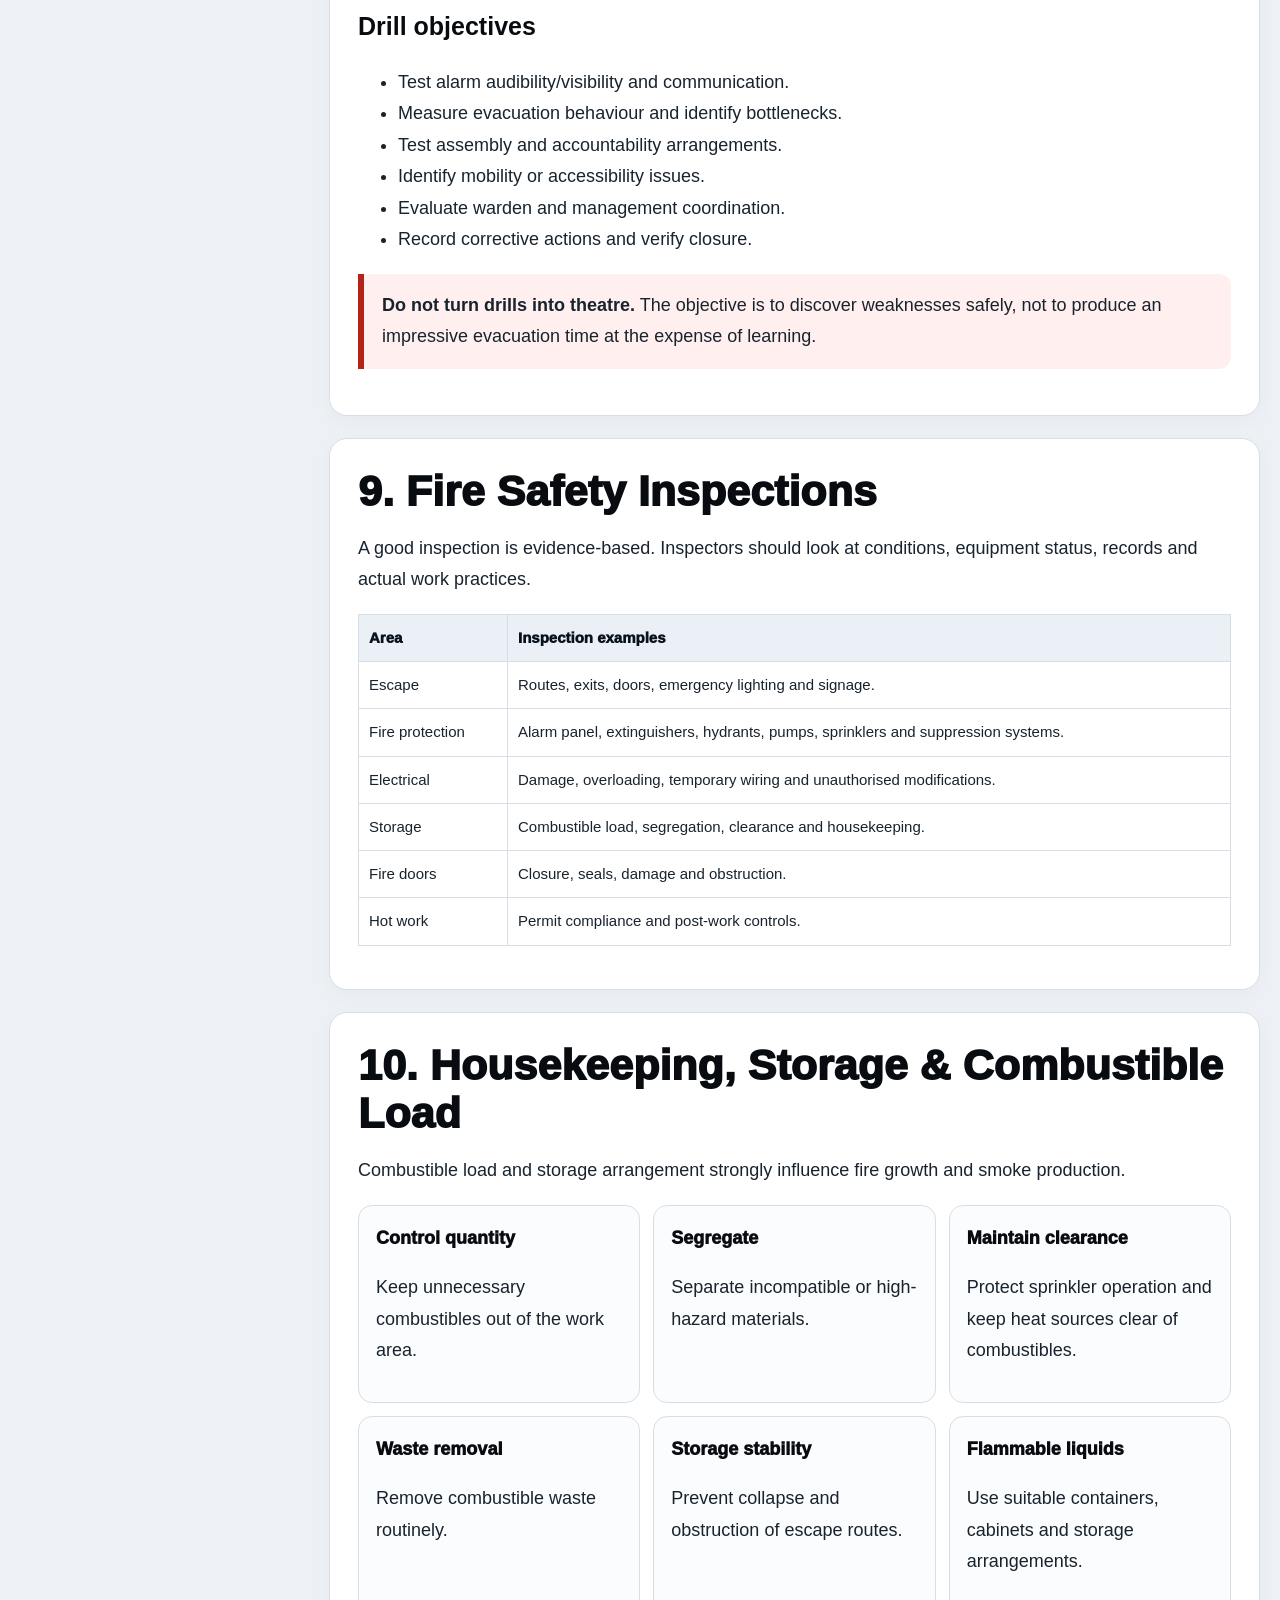
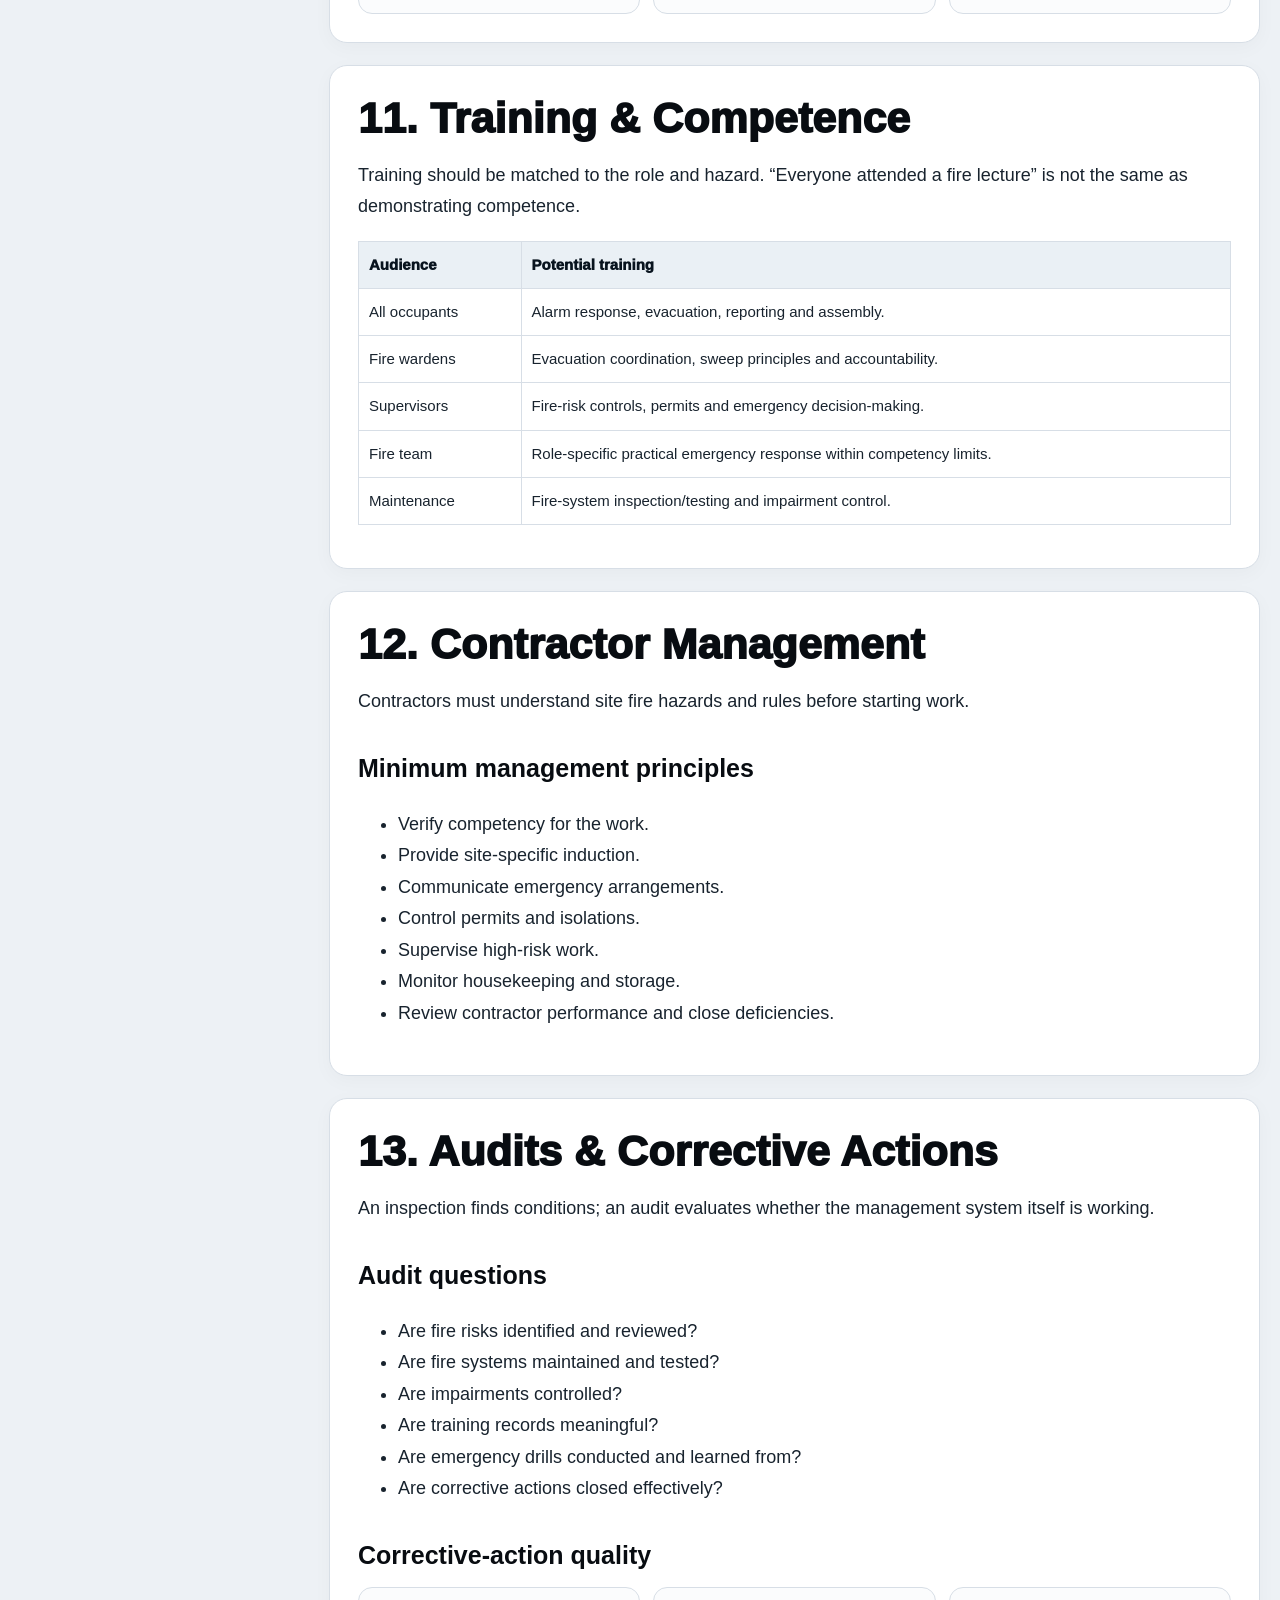
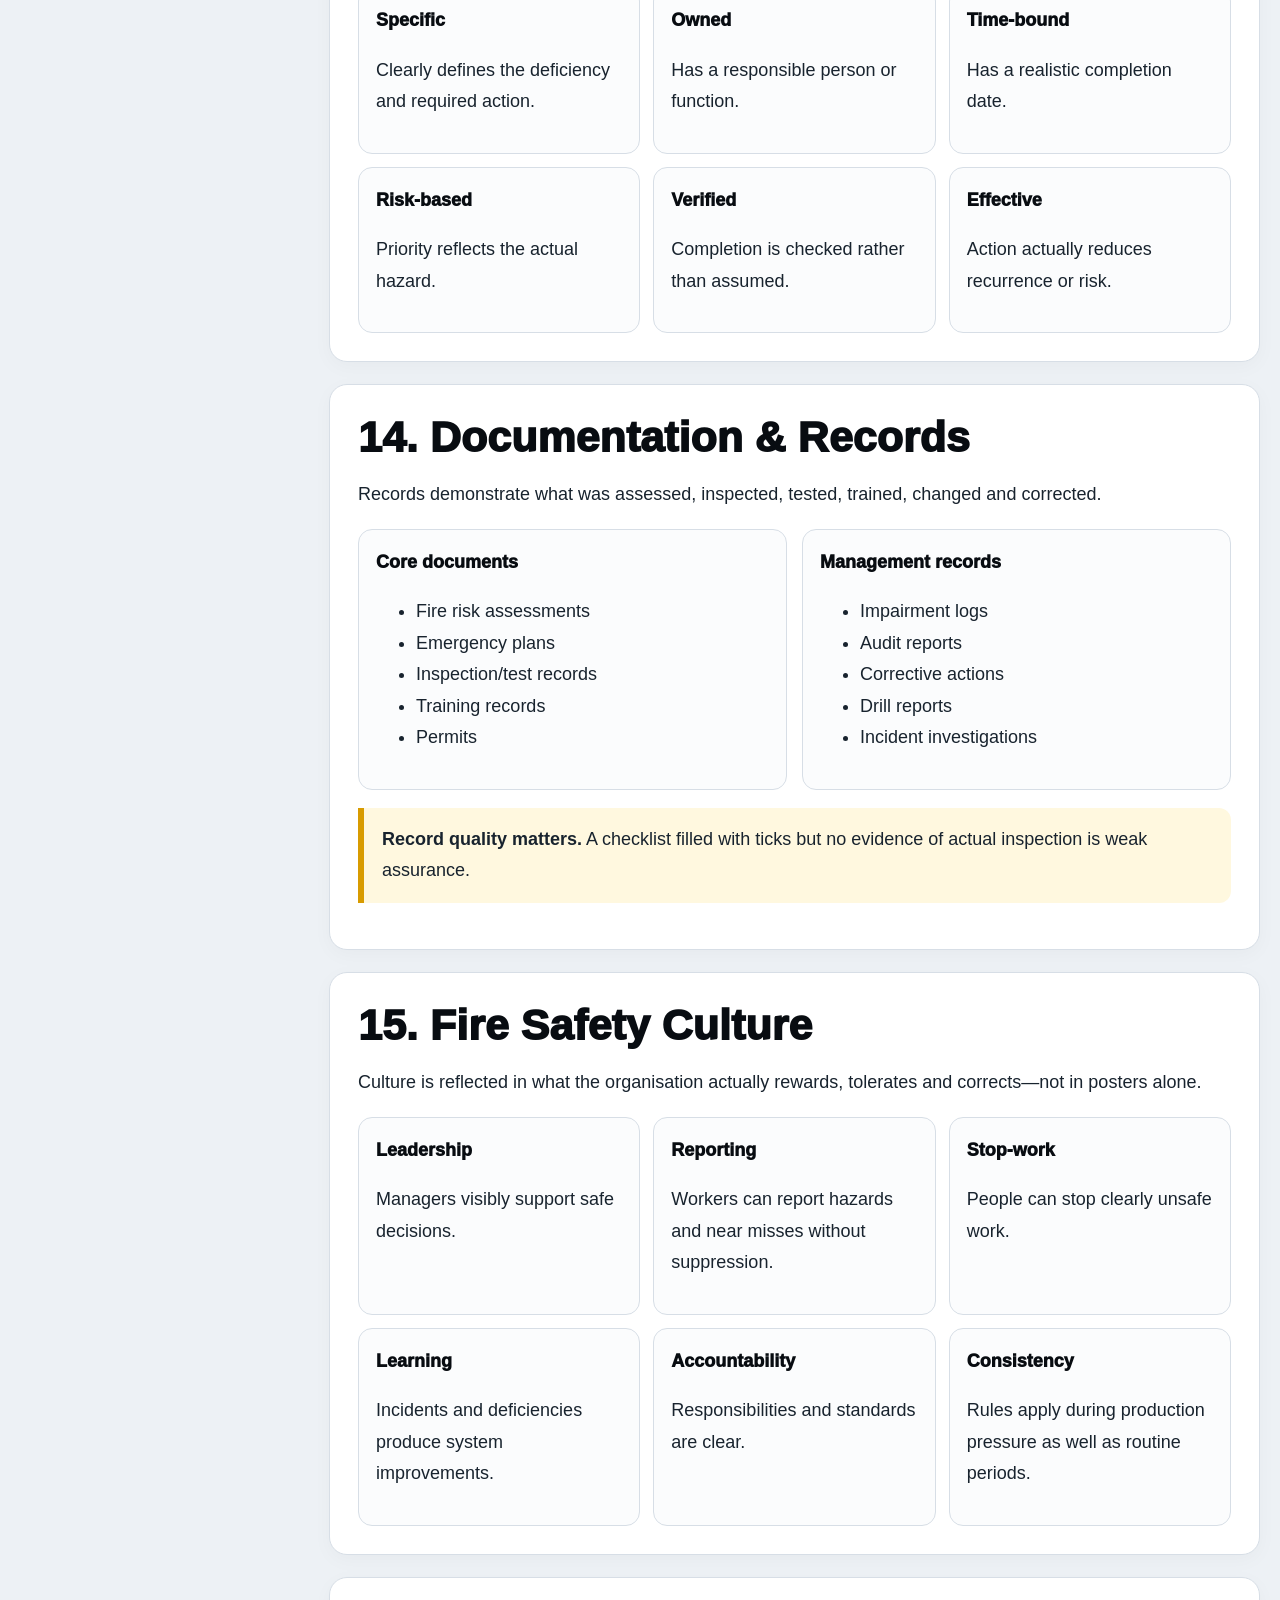
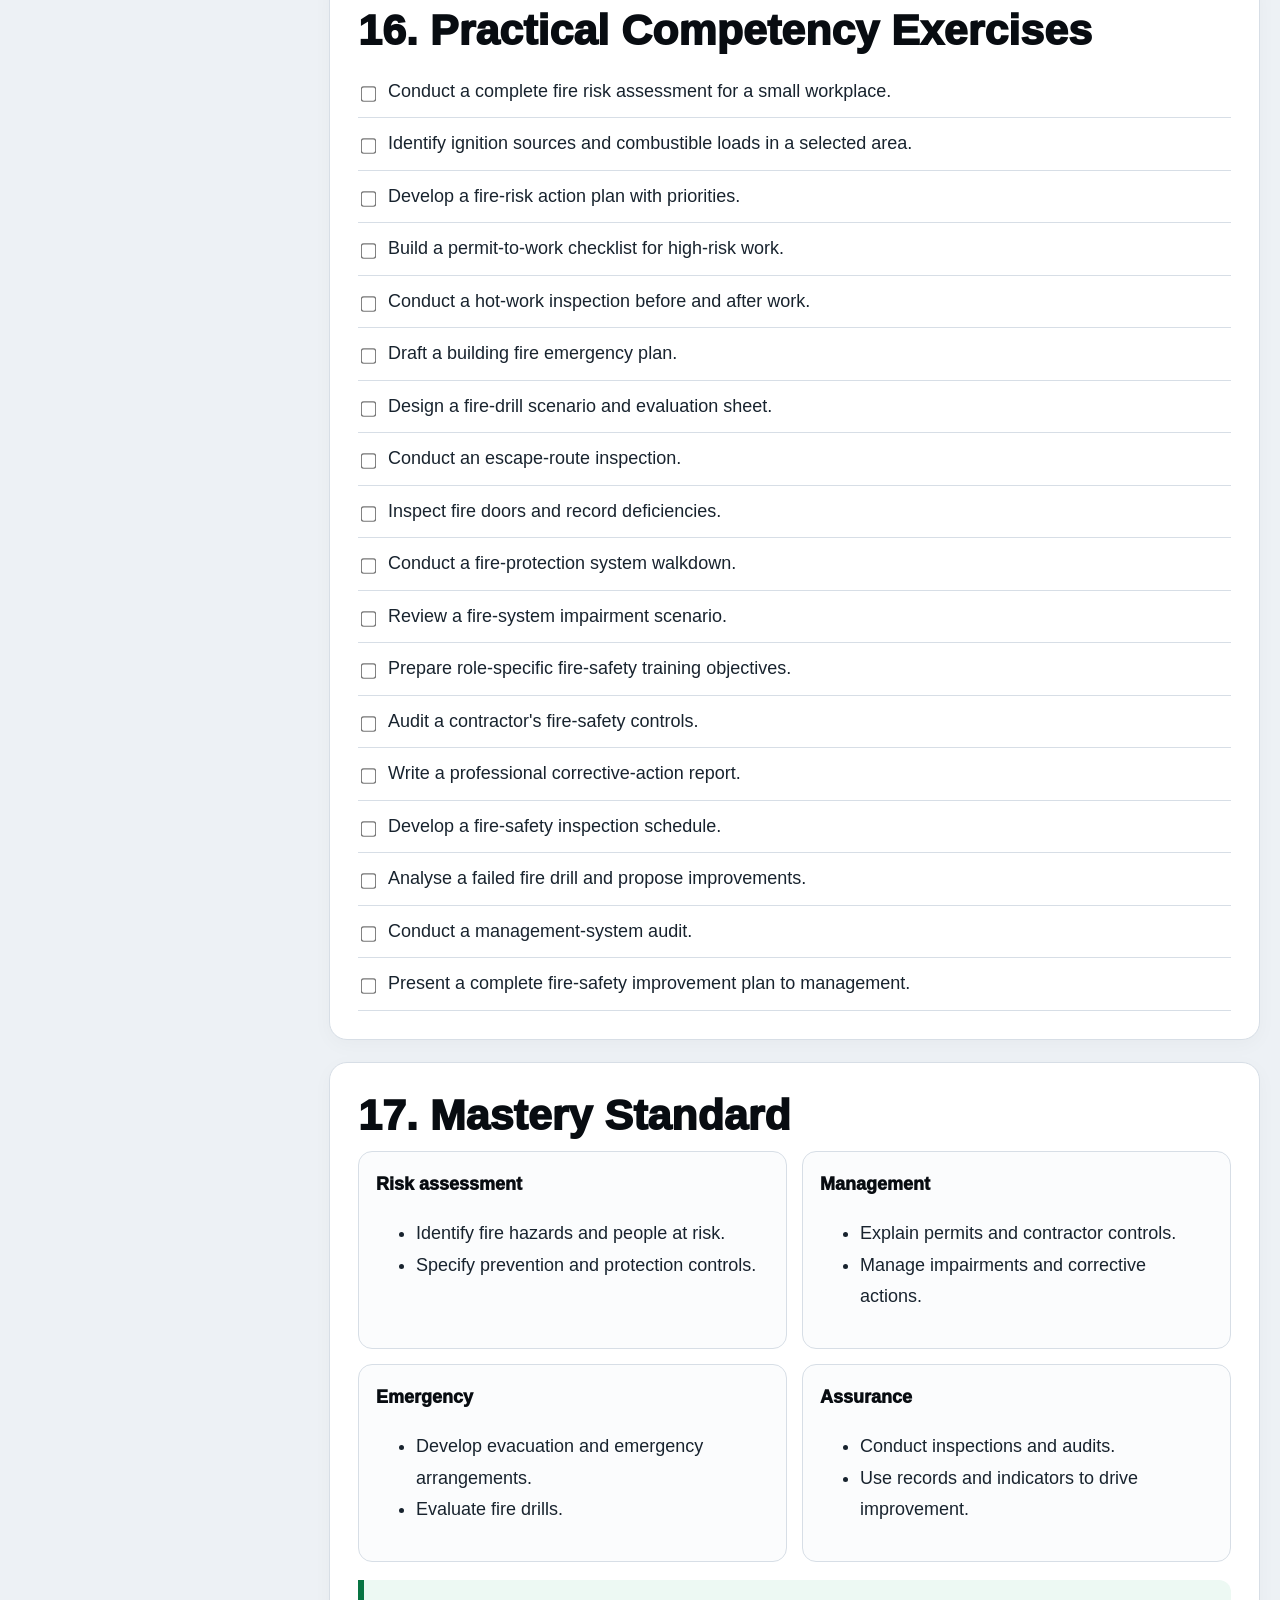
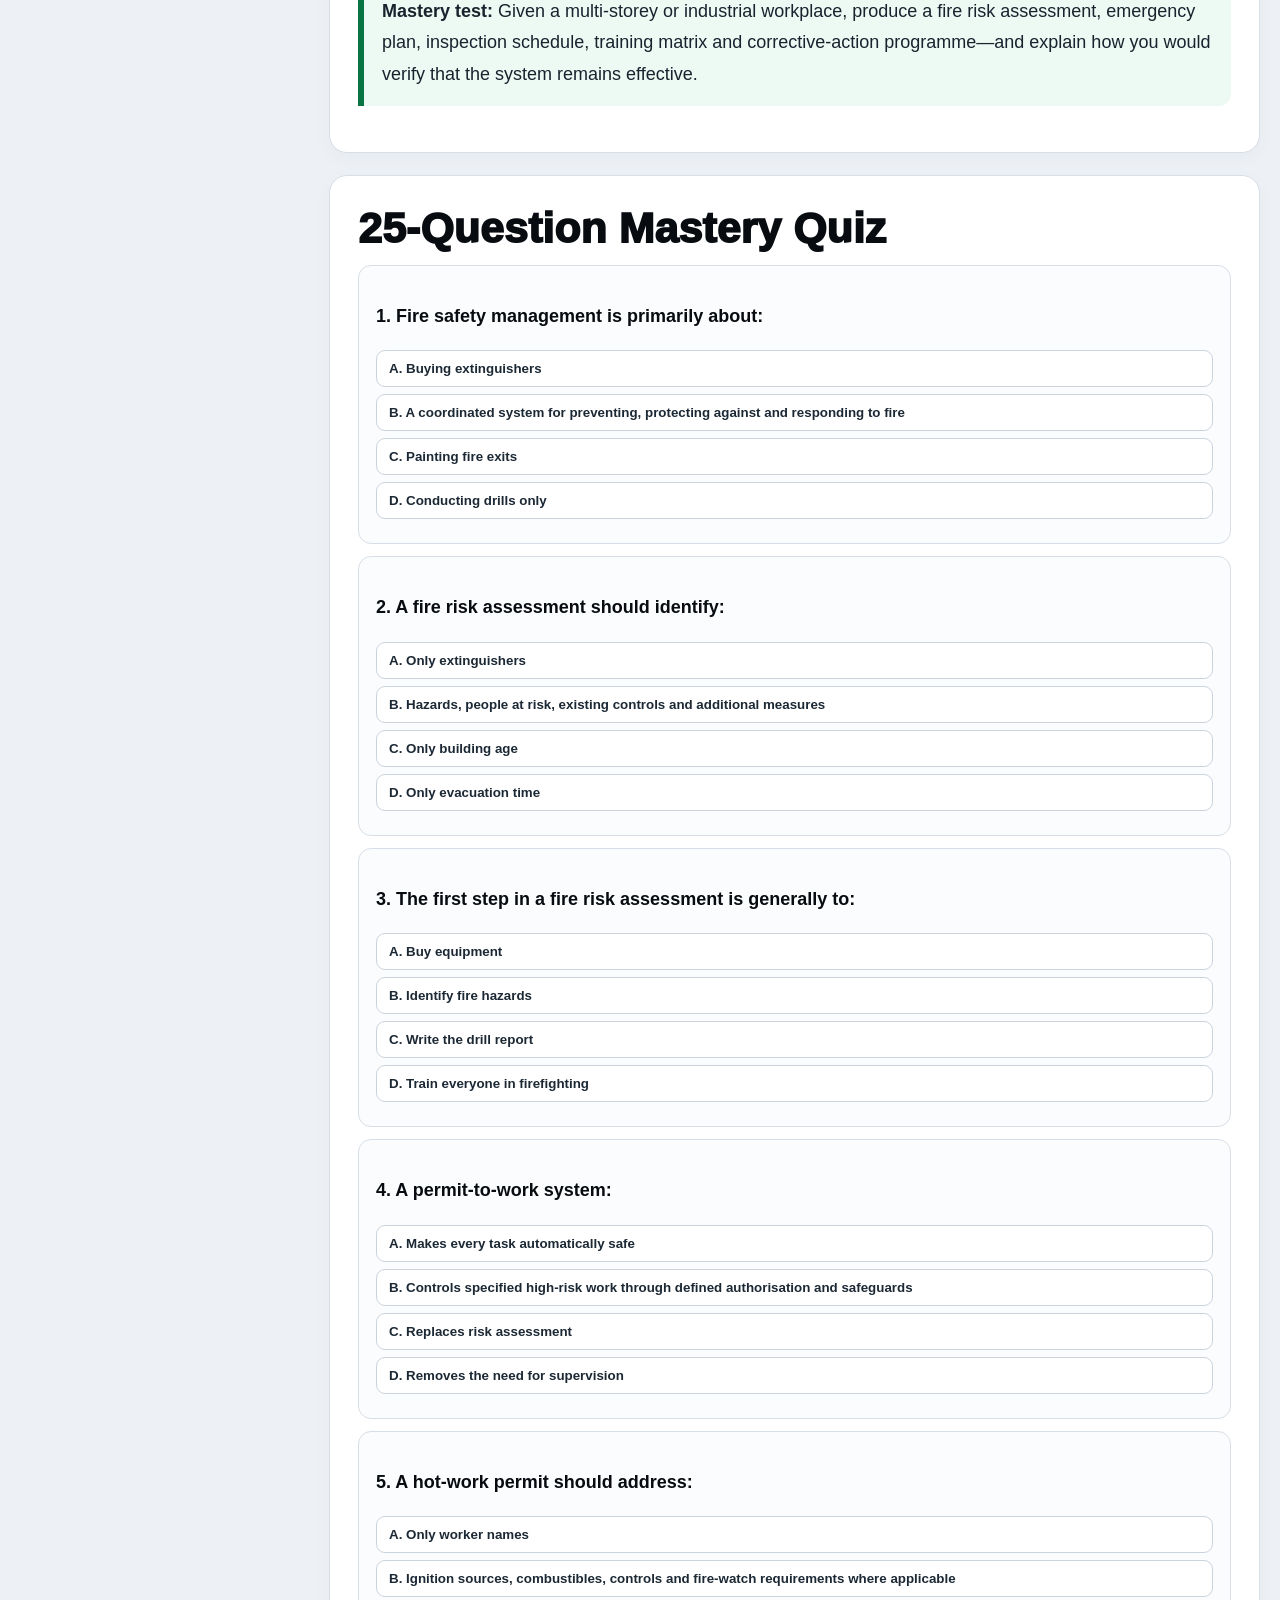
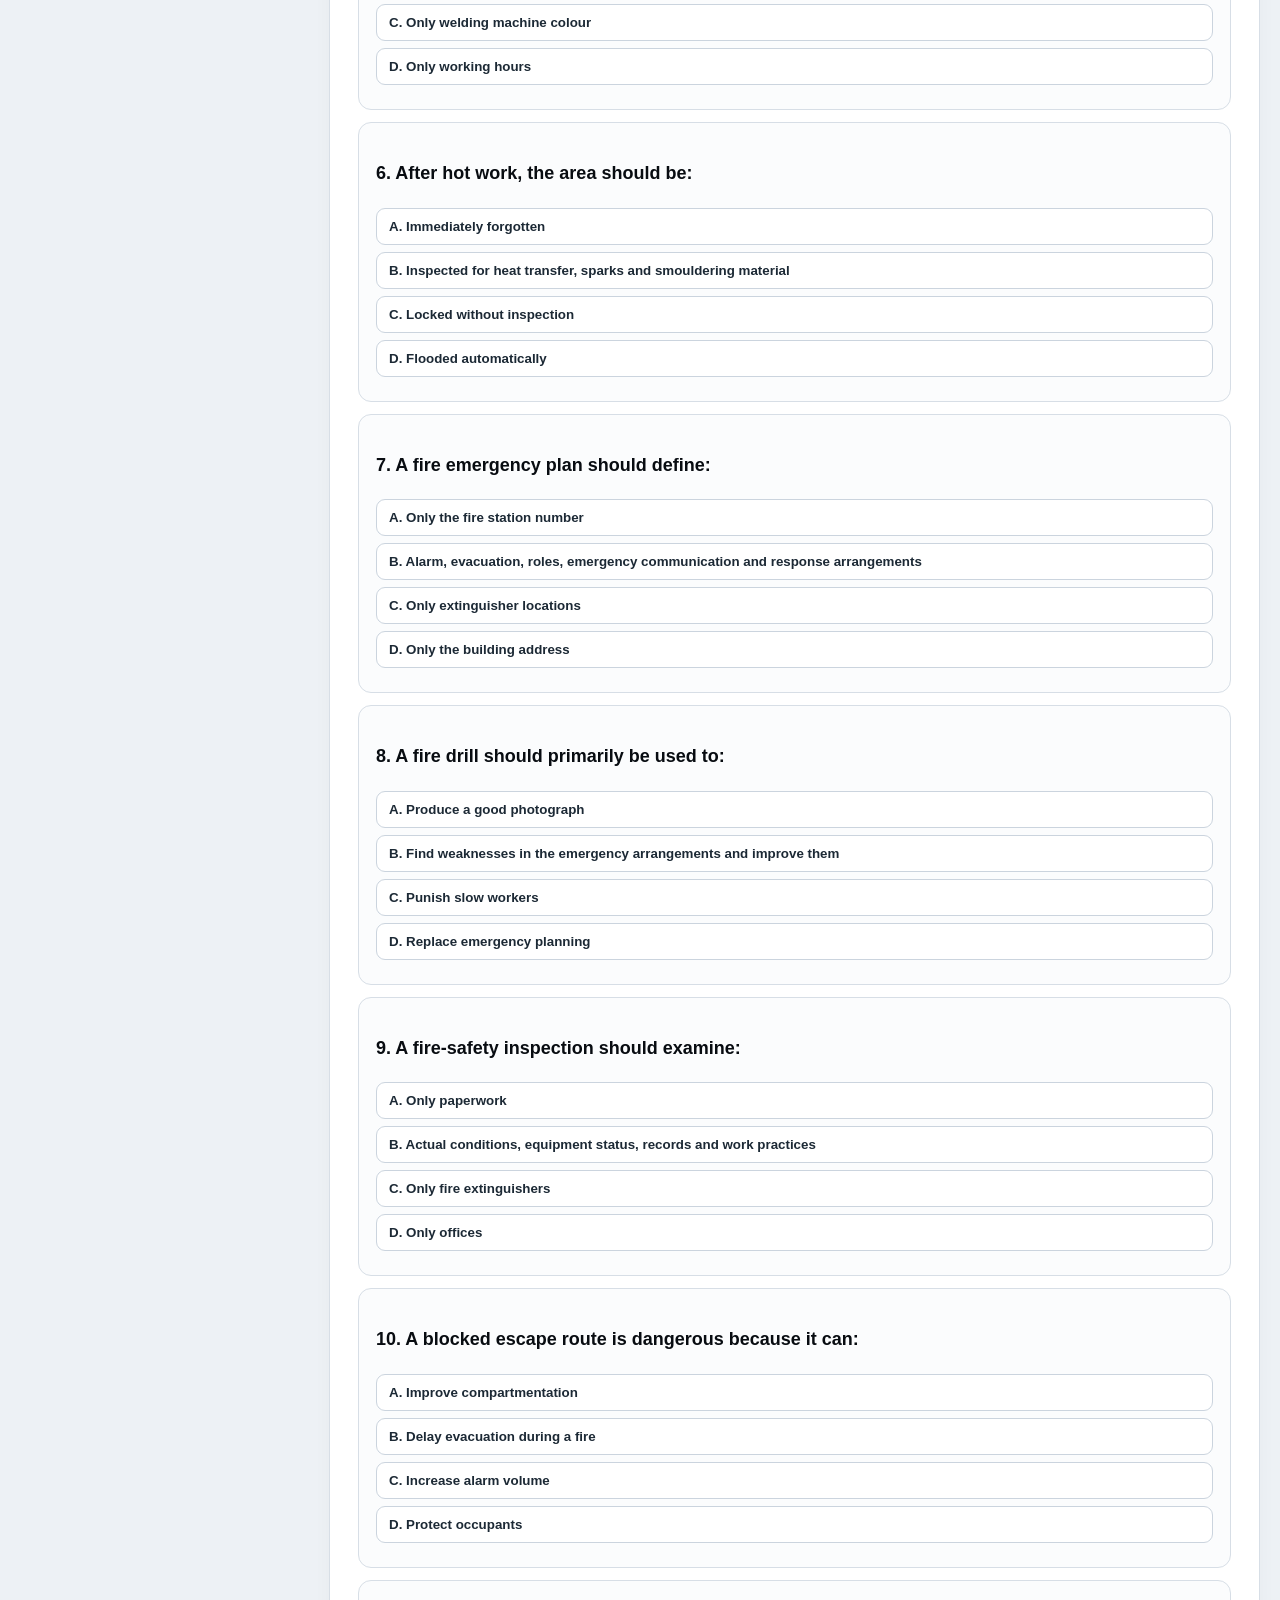
<file: subject-09-fire-safety-management.html>
<!doctype html>
<html lang="en">
<head>
<meta charset="utf-8"><meta name="viewport" content="width=device-width,initial-scale=1">
<title>Fire Safety Management — Kunju Study Hub</title>
<style>
:root{--ink:#080c11;--text:#18232e;--line:#d7dee6;--blue:#0b4f8a;--gold:#d89b00;--red:#b42318;--green:#087443}
*{box-sizing:border-box}html{scroll-behavior:smooth}body{margin:0;background:#edf1f5;color:var(--text);font:18px/1.75 Arial,system-ui,sans-serif}a{color:var(--blue);font-weight:800}
header{position:sticky;top:0;z-index:5;background:#07111d;color:#fff;border-bottom:1px solid #314456}.in{max-width:1280px;margin:auto;padding:12px 20px;display:flex;align-items:center}.brand{font-weight:950}.brand small{display:block;color:#b8c8d8;font-size:12px}.actions{margin-left:auto;display:flex;gap:8px}.actions a,.actions button{color:#fff;background:#102235;border:1px solid #40566a;border-radius:9px;padding:7px 11px;font-size:13px;font-weight:900;cursor:pointer}
.layout{max-width:1280px;margin:auto;padding:24px 20px 70px;display:grid;grid-template-columns:285px 1fr;gap:24px}aside{position:sticky;top:70px;height:calc(100vh - 90px);overflow:auto;background:#fff;border:1px solid var(--line);border-radius:16px;padding:18px}aside h3{margin:0;color:var(--ink);font-size:16px}aside a{display:block;color:#253342;text-decoration:none;font-size:14px;line-height:1.35;padding:8px;border-radius:8px}aside a:hover{background:#edf4fa}.progress{height:9px;background:#e2e7ed;border-radius:99px;margin:12px 0;overflow:hidden}.progress i{display:block;height:100%;width:0;background:var(--gold)}
.hero{background:linear-gradient(135deg,#06131f,#10466e);color:#fff;border-radius:20px;padding:34px;margin-bottom:24px}.kicker{font-size:13px;letter-spacing:2px;text-transform:uppercase;color:#ffd66a;font-weight:950}h1{font-size:clamp(38px,5vw,66px);line-height:1.03;letter-spacing:-1.7px;margin:10px 0 18px;font-weight:950}.hero p{font-size:20px;color:#e4edf5;max-width:920px}.stats{display:grid;grid-template-columns:repeat(4,1fr);gap:10px;margin-top:22px}.stat{background:#102a41;border:1px solid #48637d;border-radius:12px;padding:13px}.stat b{display:block;font-size:22px}.stat span{font-size:12px;color:#c5d5e4}
.section{background:#fff;border:1px solid var(--line);border-radius:18px;padding:28px;margin-bottom:22px;box-shadow:0 5px 20px #00000008}h2{font-size:clamp(29px,4vw,43px);line-height:1.12;color:var(--ink);margin:0 0 12px;font-weight:950}h3{font-size:25px;color:var(--ink);margin:29px 0 10px;font-weight:900}.lead{font-size:20px;color:#263747;font-weight:550}
.grid2{display:grid;grid-template-columns:1fr 1fr;gap:15px}.grid3{display:grid;grid-template-columns:repeat(3,1fr);gap:13px}.card{background:#fbfcfd;border:1px solid var(--line);border-radius:14px;padding:17px}.card b{color:var(--ink);font-weight:950}
.note,.danger,.success{padding:16px 18px;border-radius:0 12px 12px 0;margin:18px 0}.note{background:#fff8df;border-left:6px solid var(--gold)}.danger{background:#fff0ef;border-left:6px solid var(--red)}.success{background:#edf9f3;border-left:6px solid var(--green)}
table{width:100%;border-collapse:collapse;margin:15px 0;font-size:15px}th,td{border:1px solid var(--line);padding:10px;vertical-align:top;text-align:left}th{background:#eaf0f5;color:#08131e;font-weight:950}.formula{background:#f0f4f7;border:1px solid var(--line);padding:13px 16px;border-radius:11px;font-size:21px;font-weight:950;color:#07121d}
.quiz{border:1px solid var(--line);border-radius:13px;background:#fbfcfd;padding:17px;margin:12px 0}.quiz p{font-weight:900;color:var(--ink)}.option{display:block;width:100%;text-align:left;border:1px solid #cbd4de;background:#fff;border-radius:9px;padding:10px 12px;margin:7px 0;cursor:pointer;color:#1c2935;font-weight:600}.option.correct{background:#e6f7ee;border-color:#42a875}.option.wrong{background:#fff0ef;border-color:#d86c64}.answer{display:none;margin-top:9px;font-weight:750}.answer.show{display:block}
.checklist label{display:flex;gap:10px;padding:10px 0;border-bottom:1px solid var(--line)}.checklist input{margin-top:7px;transform:scale(1.2)}.nav{display:flex;justify-content:space-between;gap:10px}.nav a{background:var(--blue);color:#fff;padding:11px 15px;border-radius:10px;text-decoration:none}
@media(max-width:950px){.layout{grid-template-columns:1fr}aside{position:relative;top:auto;height:auto}.stats{grid-template-columns:1fr 1fr}.grid3{grid-template-columns:1fr}}@media(max-width:620px){body{font-size:17px}.layout{padding:12px}.section,.hero{padding:21px}.grid2,.stats{grid-template-columns:1fr}.hero p{font-size:18px}}
</style></head>
<body>
<header><div class="in"><div class="brand">KUNJU STUDY HUB<small>Diploma in Safety & Fire Engineering</small></div><div class="actions"><a href="index.html">← Study Hub</a><a href="#quiz">Quiz</a><button onclick="window.print()">Print</button></div></div></header>
<div class="layout">
<aside><h3>Subject 09 Navigation</h3><div class="progress"><i id="bar"></i></div><small id="pt">0% practical checklist</small><hr>
<a href="#start">1. Start Here</a><a href="#outcomes">2. Learning Outcomes</a><a href="#management">3. Fire Safety Management</a><a href="#fra">4. Fire Risk Assessment</a><a href="#legal">5. Legal & Standards Framework</a><a href="#roles">6. Roles & Responsibilities</a><a href="#permits">7. Permit to Work</a><a href="#hotwork">8. Hot Work Management</a><a href="#emergency">9. Emergency Plans</a><a href="#evacuation">10. Evacuation & Drills</a><a href="#inspection">11. Inspections</a><a href="#housekeeping">12. Housekeeping & Storage</a><a href="#training">13. Training & Competence</a><a href="#contractors">14. Contractor Management</a><a href="#audits">15. Audits & Corrective Actions</a><a href="#documents">16. Documentation</a><a href="#culture">17. Safety Culture</a><a href="#practical">18. Practical Work</a><a href="#mastery">19. Mastery</a><a href="#quiz">20. Quiz</a><a href="#glossary">21. Glossary</a></aside>
<main>
<section class="hero" id="start"><div class="kicker">Subject 09 • Management systems</div><h1>Fire Safety Management</h1><p>Learn to manage fire risk as an organised system rather than as a collection of extinguishers. Build competence in fire risk assessment, legal compliance, permits, emergency planning, inspections, drills, training, auditing, documentation and corrective action.</p><div class="stats"><div class="stat"><b>15</b><span>Management blocks</span></div><div class="stat"><b>110+</b><span>Key concepts</span></div><div class="stat"><b>18</b><span>Practical exercises</span></div><div class="stat"><b>25</b><span>Mastery questions</span></div></div></section>

<section class="section" id="outcomes"><h2>Learning Outcomes</h2><p class="lead">The goal is to move from “having fire equipment” to demonstrating that fire risk is identified, controlled, monitored and continually improved.</p><div class="grid2"><div class="card"><b>Assess fire risk</b><p>Identify ignition sources, fuels, people at risk, existing controls and credible fire scenarios.</p></div><div class="card"><b>Manage work</b><p>Control hot work, contractors, temporary activities and other fire-sensitive operations.</p></div><div class="card"><b>Plan emergencies</b><p>Develop evacuation, alarm, firefighting and communication arrangements.</p></div><div class="card"><b>Inspect</b><p>Use systematic fire-safety inspection methods and close deficiencies.</p></div><div class="card"><b>Train people</b><p>Build role-specific competence for occupants, wardens, supervisors and responders.</p></div><div class="card"><b>Audit & improve</b><p>Use evidence, corrective actions and trend analysis to improve the management system.</p></div></div></section>

<section class="section" id="management"><h2>1. Fire Safety Management</h2><p>Fire safety management is the coordinated process of identifying fire hazards, implementing controls, maintaining fire-protection systems, preparing people for emergencies and verifying that the system continues to work.</p><div class="formula">Identify → Control → Maintain → Train → Test → Audit → Improve</div><h3>Three levels of control</h3><div class="grid3"><div class="card"><b>Prevent</b><p>Reduce ignition sources, combustible load and unsafe processes.</p></div><div class="card"><b>Protect</b><p>Use detection, suppression, compartmentation and safe escape.</p></div><div class="card"><b>Respond</b><p>Prepare people and emergency organisations for credible scenarios.</p></div></div><div class="note"><b>Management-system principle:</b> A fire extinguisher that has not been inspected, a fire door that is wedged open, or a fire pump with a closed valve is not meaningful protection merely because it exists.</div></section>

<section class="section" id="fra"><h2>2. Fire Risk Assessment</h2><p>A fire risk assessment systematically identifies hazards, people at risk, existing controls and additional measures needed to reduce risk to an acceptable level under the applicable legal and organisational framework.</p><h3>Basic sequence</h3><ol><li>Identify fire hazards: ignition sources and fuel.</li><li>Identify people who may be exposed.</li><li>Evaluate existing prevention and protection measures.</li><li>Assess escape, emergency response and firefighting arrangements.</li><li>Determine additional controls and priorities.</li><li>Assign actions and deadlines.</li><li>Review when conditions change or after significant events.</li></ol>
<table><tr><th>Hazard</th><th>Potential consequence</th><th>Control</th></tr><tr><td>Hot work near combustibles</td><td>Fire and smoke spread</td><td>Permit, combustible removal, fire watch and post-work inspection.</td></tr><tr><td>Overloaded electrical circuit</td><td>Overheating and ignition</td><td>Electrical design, protection, inspection and load control.</td></tr><tr><td>Blocked escape route</td><td>Delayed evacuation</td><td>Keep routes clear, inspect and enforce housekeeping.</td></tr><tr><td>Flammable-liquid storage</td><td>Rapid fire growth</td><td>Quantity control, segregation, ventilation and suitable storage.</td></tr></table></section>

<section class="section" id="legal"><h2>3. Legal & Standards Framework</h2><p>Fire safety requirements come from applicable legislation, building rules, occupational-safety requirements, local authority requirements, insurance conditions and recognised technical standards.</p><h3>How to use standards correctly</h3><ul><li>Identify which jurisdiction and occupancy apply.</li><li>Determine whether a standard is legally mandatory, referenced by regulation, contractually required or used as good engineering practice.</li><li>Use the edition adopted by the applicable authority or project specification.</li><li>Document assumptions and deviations.</li><li>Do not treat one standard as universally applicable to every building or hazard.</li></ul><div class="danger"><b>Professional rule:</b> Never invent a compliance statement. Verify the current applicable law, code, standard or authority requirement for the actual project.</div></section>

<section class="section" id="roles"><h2>4. Roles & Responsibilities</h2><p>Fire safety fails when responsibility is assumed rather than assigned.</p><table><tr><th>Role</th><th>Typical responsibility</th></tr><tr><td>Management</td><td>Provide resources, policy, accountability and corrective-action support.</td></tr><tr><td>Fire/Safety professional</td><td>Risk assessment, technical advice, inspection, training and monitoring.</td></tr><tr><td>Maintenance</td><td>Maintain fire-protection and life-safety systems.</td></tr><tr><td>Supervisors</td><td>Control work practices and ensure procedures are followed.</td></tr><tr><td>Occupants/workers</td><td>Follow procedures, report hazards and respond appropriately to alarms.</td></tr><tr><td>Emergency team</td><td>Carry out trained emergency roles within the site's emergency plan.</td></tr></table></section>

<section class="section" id="permits"><h2>5. Permit to Work</h2><p>A permit-to-work system formally controls specified high-risk work. It does not make unsafe work safe by paperwork alone.</p><h3>Typical permit elements</h3><div class="grid3"><div class="card"><b>Scope</b><p>Exactly what work will be done and where.</p></div><div class="card"><b>Hazards</b><p>Fire, explosion, electrical, energy and other credible hazards.</p></div><div class="card"><b>Controls</b><p>Isolation, gas testing, PPE, barriers and other safeguards.</p></div><div class="card"><b>Authorisation</b><p>Competent persons approve work under the defined system.</p></div><div class="card"><b>Validity</b><p>Start, expiry and suspension conditions are defined.</p></div><div class="card"><b>Close-out</b><p>Work area is inspected and permit formally closed.</p></div></div><div class="note"><b>Permit principle:</b> A permit controls communication and authorisation. It does not replace a risk assessment, safe system of work or competent supervision.</div></section>

<section class="section" id="hotwork"><h2>6. Hot Work Management</h2><p>Hot work is one of the most important fire-prevention activities because it intentionally introduces an ignition source.</p><h3>Before work</h3><ul><li>Identify combustible materials and remove or protect them.</li><li>Assess adjacent rooms, floors, voids and concealed spaces.</li><li>Check for flammable atmospheres where relevant.</li><li>Control cylinders, hoses, electrical leads and equipment.</li><li>Provide appropriate firefighting equipment.</li><li>Assign fire-watch responsibilities when required.</li></ul><h3>After work</h3><p>Inspect the area for heat transfer, sparks, smouldering materials and ignition paths. The required monitoring period should follow the risk assessment, site procedure and applicable requirements.</p></section>

<section class="section" id="emergency"><h2>7. Emergency Plans</h2><p>A fire emergency plan tells people what to do, who does it and how the organisation communicates and coordinates during an incident.</p><h3>Core contents</h3><div class="grid3"><div class="card"><b>Alarm</b><p>How an alarm is raised, received and communicated.</p></div><div class="card"><b>Evacuation</b><p>Routes, exits, assembly and assistance for people requiring support.</p></div><div class="card"><b>Firefighting</b><p>Who may use first-aid firefighting equipment and under what limits.</p></div><div class="card"><b>Isolation</b><p>Safe shutdown of relevant equipment or services.</p></div><div class="card"><b>Emergency services</b><p>Access, information, site plans and liaison.</p></div><div class="card"><b>Recovery</b><p>Accountability, investigation, restoration and lessons learned.</p></div></div></section>

<section class="section" id="evacuation"><h2>8. Evacuation & Fire Drills</h2><p>Evacuation arrangements should be based on the building layout, occupant characteristics, fire scenarios, travel paths and available exits.</p><h3>Drill objectives</h3><ul><li>Test alarm audibility/visibility and communication.</li><li>Measure evacuation behaviour and identify bottlenecks.</li><li>Test assembly and accountability arrangements.</li><li>Identify mobility or accessibility issues.</li><li>Evaluate warden and management coordination.</li><li>Record corrective actions and verify closure.</li></ul><div class="danger"><b>Do not turn drills into theatre.</b> The objective is to discover weaknesses safely, not to produce an impressive evacuation time at the expense of learning.</div></section>

<section class="section" id="inspection"><h2>9. Fire Safety Inspections</h2><p>A good inspection is evidence-based. Inspectors should look at conditions, equipment status, records and actual work practices.</p><table><tr><th>Area</th><th>Inspection examples</th></tr><tr><td>Escape</td><td>Routes, exits, doors, emergency lighting and signage.</td></tr><tr><td>Fire protection</td><td>Alarm panel, extinguishers, hydrants, pumps, sprinklers and suppression systems.</td></tr><tr><td>Electrical</td><td>Damage, overloading, temporary wiring and unauthorised modifications.</td></tr><tr><td>Storage</td><td>Combustible load, segregation, clearance and housekeeping.</td></tr><tr><td>Fire doors</td><td>Closure, seals, damage and obstruction.</td></tr><tr><td>Hot work</td><td>Permit compliance and post-work controls.</td></tr></table></section>

<section class="section" id="housekeeping"><h2>10. Housekeeping, Storage & Combustible Load</h2><p>Combustible load and storage arrangement strongly influence fire growth and smoke production.</p><div class="grid3"><div class="card"><b>Control quantity</b><p>Keep unnecessary combustibles out of the work area.</p></div><div class="card"><b>Segregate</b><p>Separate incompatible or high-hazard materials.</p></div><div class="card"><b>Maintain clearance</b><p>Protect sprinkler operation and keep heat sources clear of combustibles.</p></div><div class="card"><b>Waste removal</b><p>Remove combustible waste routinely.</p></div><div class="card"><b>Storage stability</b><p>Prevent collapse and obstruction of escape routes.</p></div><div class="card"><b>Flammable liquids</b><p>Use suitable containers, cabinets and storage arrangements.</p></div></div></section>

<section class="section" id="training"><h2>11. Training & Competence</h2><p>Training should be matched to the role and hazard. “Everyone attended a fire lecture” is not the same as demonstrating competence.</p><table><tr><th>Audience</th><th>Potential training</th></tr><tr><td>All occupants</td><td>Alarm response, evacuation, reporting and assembly.</td></tr><tr><td>Fire wardens</td><td>Evacuation coordination, sweep principles and accountability.</td></tr><tr><td>Supervisors</td><td>Fire-risk controls, permits and emergency decision-making.</td></tr><tr><td>Fire team</td><td>Role-specific practical emergency response within competency limits.</td></tr><tr><td>Maintenance</td><td>Fire-system inspection/testing and impairment control.</td></tr></table></section>

<section class="section" id="contractors"><h2>12. Contractor Management</h2><p>Contractors must understand site fire hazards and rules before starting work.</p><h3>Minimum management principles</h3><ul><li>Verify competency for the work.</li><li>Provide site-specific induction.</li><li>Communicate emergency arrangements.</li><li>Control permits and isolations.</li><li>Supervise high-risk work.</li><li>Monitor housekeeping and storage.</li><li>Review contractor performance and close deficiencies.</li></ul></section>

<section class="section" id="audits"><h2>13. Audits & Corrective Actions</h2><p>An inspection finds conditions; an audit evaluates whether the management system itself is working.</p><h3>Audit questions</h3><ul><li>Are fire risks identified and reviewed?</li><li>Are fire systems maintained and tested?</li><li>Are impairments controlled?</li><li>Are training records meaningful?</li><li>Are emergency drills conducted and learned from?</li><li>Are corrective actions closed effectively?</li></ul><h3>Corrective-action quality</h3><div class="grid3"><div class="card"><b>Specific</b><p>Clearly defines the deficiency and required action.</p></div><div class="card"><b>Owned</b><p>Has a responsible person or function.</p></div><div class="card"><b>Time-bound</b><p>Has a realistic completion date.</p></div><div class="card"><b>Risk-based</b><p>Priority reflects the actual hazard.</p></div><div class="card"><b>Verified</b><p>Completion is checked rather than assumed.</p></div><div class="card"><b>Effective</b><p>Action actually reduces recurrence or risk.</p></div></div></section>

<section class="section" id="documents"><h2>14. Documentation & Records</h2><p>Records demonstrate what was assessed, inspected, tested, trained, changed and corrected.</p><div class="grid2"><div class="card"><b>Core documents</b><ul><li>Fire risk assessments</li><li>Emergency plans</li><li>Inspection/test records</li><li>Training records</li><li>Permits</li></ul></div><div class="card"><b>Management records</b><ul><li>Impairment logs</li><li>Audit reports</li><li>Corrective actions</li><li>Drill reports</li><li>Incident investigations</li></ul></div></div><div class="note"><b>Record quality matters.</b> A checklist filled with ticks but no evidence of actual inspection is weak assurance.</div></section>

<section class="section" id="culture"><h2>15. Fire Safety Culture</h2><p>Culture is reflected in what the organisation actually rewards, tolerates and corrects—not in posters alone.</p><div class="grid3"><div class="card"><b>Leadership</b><p>Managers visibly support safe decisions.</p></div><div class="card"><b>Reporting</b><p>Workers can report hazards and near misses without suppression.</p></div><div class="card"><b>Stop-work</b><p>People can stop clearly unsafe work.</p></div><div class="card"><b>Learning</b><p>Incidents and deficiencies produce system improvements.</p></div><div class="card"><b>Accountability</b><p>Responsibilities and standards are clear.</p></div><div class="card"><b>Consistency</b><p>Rules apply during production pressure as well as routine periods.</p></div></div></section>

<section class="section" id="practical"><h2>16. Practical Competency Exercises</h2><div class="checklist">
<label><input type="checkbox" data-task> Conduct a complete fire risk assessment for a small workplace.</label>
<label><input type="checkbox" data-task> Identify ignition sources and combustible loads in a selected area.</label>
<label><input type="checkbox" data-task> Develop a fire-risk action plan with priorities.</label>
<label><input type="checkbox" data-task> Build a permit-to-work checklist for high-risk work.</label>
<label><input type="checkbox" data-task> Conduct a hot-work inspection before and after work.</label>
<label><input type="checkbox" data-task> Draft a building fire emergency plan.</label>
<label><input type="checkbox" data-task> Design a fire-drill scenario and evaluation sheet.</label>
<label><input type="checkbox" data-task> Conduct an escape-route inspection.</label>
<label><input type="checkbox" data-task> Inspect fire doors and record deficiencies.</label>
<label><input type="checkbox" data-task> Conduct a fire-protection system walkdown.</label>
<label><input type="checkbox" data-task> Review a fire-system impairment scenario.</label>
<label><input type="checkbox" data-task> Prepare role-specific fire-safety training objectives.</label>
<label><input type="checkbox" data-task> Audit a contractor's fire-safety controls.</label>
<label><input type="checkbox" data-task> Write a professional corrective-action report.</label>
<label><input type="checkbox" data-task> Develop a fire-safety inspection schedule.</label>
<label><input type="checkbox" data-task> Analyse a failed fire drill and propose improvements.</label>
<label><input type="checkbox" data-task> Conduct a management-system audit.</label>
<label><input type="checkbox" data-task> Present a complete fire-safety improvement plan to management.</label>
</div></section>

<section class="section" id="mastery"><h2>17. Mastery Standard</h2><div class="grid2"><div class="card"><b>Risk assessment</b><ul><li>Identify fire hazards and people at risk.</li><li>Specify prevention and protection controls.</li></ul></div><div class="card"><b>Management</b><ul><li>Explain permits and contractor controls.</li><li>Manage impairments and corrective actions.</li></ul></div><div class="card"><b>Emergency</b><ul><li>Develop evacuation and emergency arrangements.</li><li>Evaluate fire drills.</li></ul></div><div class="card"><b>Assurance</b><ul><li>Conduct inspections and audits.</li><li>Use records and indicators to drive improvement.</li></ul></div></div><div class="success"><b>Mastery test:</b> Given a multi-storey or industrial workplace, produce a fire risk assessment, emergency plan, inspection schedule, training matrix and corrective-action programme—and explain how you would verify that the system remains effective.</div></section>

<section class="section" id="quiz"><h2>25-Question Mastery Quiz</h2><div id="quizBox"></div><button onclick="gradeQuiz()" style="background:#0b4f8a;color:#fff;border:0;border-radius:10px;padding:12px 18px;font-weight:900;cursor:pointer">Grade Quiz</button><div id="score" class="success" style="display:none;margin-top:16px"></div></section>

<section class="section" id="glossary"><h2>Essential Glossary</h2><div class="grid3"><div class="card"><b>Fire risk assessment</b><p>Structured evaluation of fire hazards, people at risk and controls.</p></div><div class="card"><b>Permit to work</b><p>Formal system controlling specified high-risk work.</p></div><div class="card"><b>Fire warden</b><p>Person assigned defined fire-emergency and evacuation responsibilities.</p></div><div class="card"><b>Impairment</b><p>Condition in which a fire-protection system is unavailable or degraded.</p></div><div class="card"><b>Corrective action</b><p>Action taken to remove a deficiency and reduce recurrence.</p></div><div class="card"><b>Audit</b><p>Systematic evaluation of whether management arrangements meet defined criteria.</p></div><div class="card"><b>Fire drill</b><p>Planned exercise used to evaluate emergency arrangements.</p></div><div class="card"><b>Combustible load</b><p>Quantity and distribution of combustible material contributing to potential fire severity.</p></div><div class="card"><b>Hot work</b><p>Work capable of producing flame, sparks or sufficient heat to ignite combustibles.</p></div><div class="card"><b>Emergency plan</b><p>Documented arrangements for responding to credible emergencies.</p></div><div class="card"><b>Competence</b><p>Demonstrated knowledge, skill, training and experience appropriate to a role.</p></div><div class="card"><b>Safety culture</b><p>Shared behaviours and organisational conditions influencing how safety is actually managed.</p></div></div></section>

<section class="section"><h2>Next Subject</h2><p class="lead">Subject 10: Emergency Management & Disaster Response — incident command, emergency organisation, rescue, mass evacuation, communications, first aid, disaster planning and post-incident recovery.</p><div class="nav"><a href="index.html">← Study Hub</a><a href="#start">↑ Back to top</a></div></section>
</main></div>
<script>
const qs=[
["Fire safety management is primarily about:","A coordinated system for preventing, protecting against and responding to fire",["Buying extinguishers","A coordinated system for preventing, protecting against and responding to fire","Painting fire exits","Conducting drills only"]],
["A fire risk assessment should identify:","Hazards, people at risk, existing controls and additional measures",["Only extinguishers","Hazards, people at risk, existing controls and additional measures","Only building age","Only evacuation time"]],
["The first step in a fire risk assessment is generally to:","Identify fire hazards",["Buy equipment","Identify fire hazards","Write the drill report","Train everyone in firefighting"]],
["A permit-to-work system:","Controls specified high-risk work through defined authorisation and safeguards",["Makes every task automatically safe","Controls specified high-risk work through defined authorisation and safeguards","Replaces risk assessment","Removes the need for supervision"]],
["A hot-work permit should address:","Ignition sources, combustibles, controls and fire-watch requirements where applicable",["Only worker names","Ignition sources, combustibles, controls and fire-watch requirements where applicable","Only welding machine colour","Only working hours"]],
["After hot work, the area should be:","Inspected for heat transfer, sparks and smouldering material",["Immediately forgotten","Inspected for heat transfer, sparks and smouldering material","Locked without inspection","Flooded automatically"]],
["A fire emergency plan should define:","Alarm, evacuation, roles, emergency communication and response arrangements",["Only the fire station number","Alarm, evacuation, roles, emergency communication and response arrangements","Only extinguisher locations","Only the building address"]],
["A fire drill should primarily be used to:","Find weaknesses in the emergency arrangements and improve them",["Produce a good photograph","Find weaknesses in the emergency arrangements and improve them","Punish slow workers","Replace emergency planning"]],
["A fire-safety inspection should examine:","Actual conditions, equipment status, records and work practices",["Only paperwork","Actual conditions, equipment status, records and work practices","Only fire extinguishers","Only offices"]],
["A blocked escape route is dangerous because it can:","Delay evacuation during a fire",["Improve compartmentation","Delay evacuation during a fire","Increase alarm volume","Protect occupants"]],
["Combustible load management includes:","Controlling quantity, storage and accumulation of combustible materials",["Adding more waste","Controlling quantity, storage and accumulation of combustible materials","Blocking sprinklers","Removing fire doors"]],
["Fire training should be:","Matched to the person's role and actual hazards",["Identical for every person","Matched to the person's role and actual hazards","Limited to posters","Only theoretical"]],
["Contractor fire safety should include:","Competence verification, induction, permits and supervision",["Only a visitor pass","Competence verification, induction, permits and supervision","No induction","Only PPE"]],
["An audit differs from an inspection because an audit:","Evaluates whether the management system is working against defined criteria",["Only counts extinguishers","Evaluates whether the management system is working against defined criteria","Never examines documents","Is always shorter"]],
["A good corrective action should be:","Specific, owned, time-bound, risk-based and verified",["Vague and open-ended","Specific, owned, time-bound, risk-based and verified","Assigned to nobody","Closed without verification"]],
["A fire-protection impairment should be:","Formally assessed, communicated and controlled until restoration",["Ignored","Formally assessed, communicated and controlled until restoration","Hidden","Left indefinitely"]],
["Which is a management-system failure?","Repeated fire-system deficiencies are documented but never corrected",["A detector operates correctly","Repeated fire-system deficiencies are documented but never corrected","A drill identifies a weakness and fixes it","A pump passes its test"]],
["A strong safety culture is demonstrated when:","People report hazards and management acts on them",["People hide hazards","People report hazards and management acts on them","Rules are ignored during production pressure","Only posters are displayed"]],
["A fire risk assessment should be reviewed when:","Significant changes, incidents or new hazards affect the risk",["Never","Significant changes, incidents or new hazards affect the risk","Only every ten years","Only after a fire"]],
["Emergency plans should be based on:","Credible scenarios and actual site conditions",["Generic text only","Credible scenarios and actual site conditions","Only historical fires","Only the nearest fire station"]],
["A fire warden's role should be:","Clearly defined and supported by appropriate training",["Undefined","Clearly defined and supported by appropriate training","Limited to wearing a vest","Only to operate extinguishers"]],
["A professional fire-safety record should provide:","Evidence of assessment, inspection, testing, training and corrective actions",["Only signatures","Evidence of assessment, inspection, testing, training and corrective actions","Only photographs","Only purchase invoices"]],
["Legal and standards compliance should be determined by:","The applicable current jurisdictional and project requirements",["One universal standard for every building","The applicable current jurisdictional and project requirements","Internet comments","Old certificates only"]],
["A fire-safety manager should prioritise corrective actions according to:","Actual risk and potential consequences",["Who complains loudest","Actual risk and potential consequences","Alphabetical order","Equipment age alone"]],
["The ultimate goal of fire-safety management is to:","Keep fire risk controlled through prevention, protection, preparedness and continual improvement",["Own the most equipment","Keep fire risk controlled through prevention, protection, preparedness and continual improvement","Conduct the most drills","Produce the most paperwork"]]
];
const box=document.getElementById("quizBox");
qs.forEach((q,i)=>{let d=document.createElement("div");d.className="quiz";d.innerHTML=`<p>${i+1}. ${q[0]}</p>`+q[2].map((o,j)=>`<button class="option" data-q="${i}" data-a="${j}" onclick="pick(this)">${String.fromCharCode(65+j)}. ${o}</button>`).join("")+`<div class="answer" id="a${i}">Correct answer: ${q[1]}</div>`;box.appendChild(d)});
function pick(b){let q=+b.dataset.q;document.querySelectorAll(`[data-q="${q}"]`).forEach(x=>x.classList.remove("correct","wrong"));let a=+b.dataset.a;if(qs[q][2][a]===qs[q][1])b.classList.add("correct");else b.classList.add("wrong");document.getElementById("a"+q).classList.add("show")}
function gradeQuiz(){let s=0;qs.forEach((q,i)=>{if(document.querySelector(`[data-q="${i}"].correct`))s++});let p=Math.round(s/qs.length*100),e=document.getElementById("score");e.style.display="block";e.innerHTML=`<b>Score: ${s}/${qs.length} (${p}%)</b><br>${p>=80?"Strong fire-safety management foundation.":p>=60?"Good start. Review weak areas and try again.":"Review the subject carefully before progressing."}`}
const tasks=[...document.querySelectorAll("[data-task]")];function progress(){let d=tasks.filter(x=>x.checked).length,p=Math.round(d/tasks.length*100);document.getElementById("bar").style.width=p+"%";document.getElementById("pt").textContent=p+"% practical checklist";localStorage.setItem("kunju-fire-management-09",JSON.stringify(tasks.map(x=>x.checked)))}try{let s=JSON.parse(localStorage.getItem("kunju-fire-management-09")||"[]");tasks.forEach((x,i)=>x.checked=!!s[i])}catch(e){}tasks.forEach(x=>x.addEventListener("change",progress));progress();
</script>
</body></html>
</file>
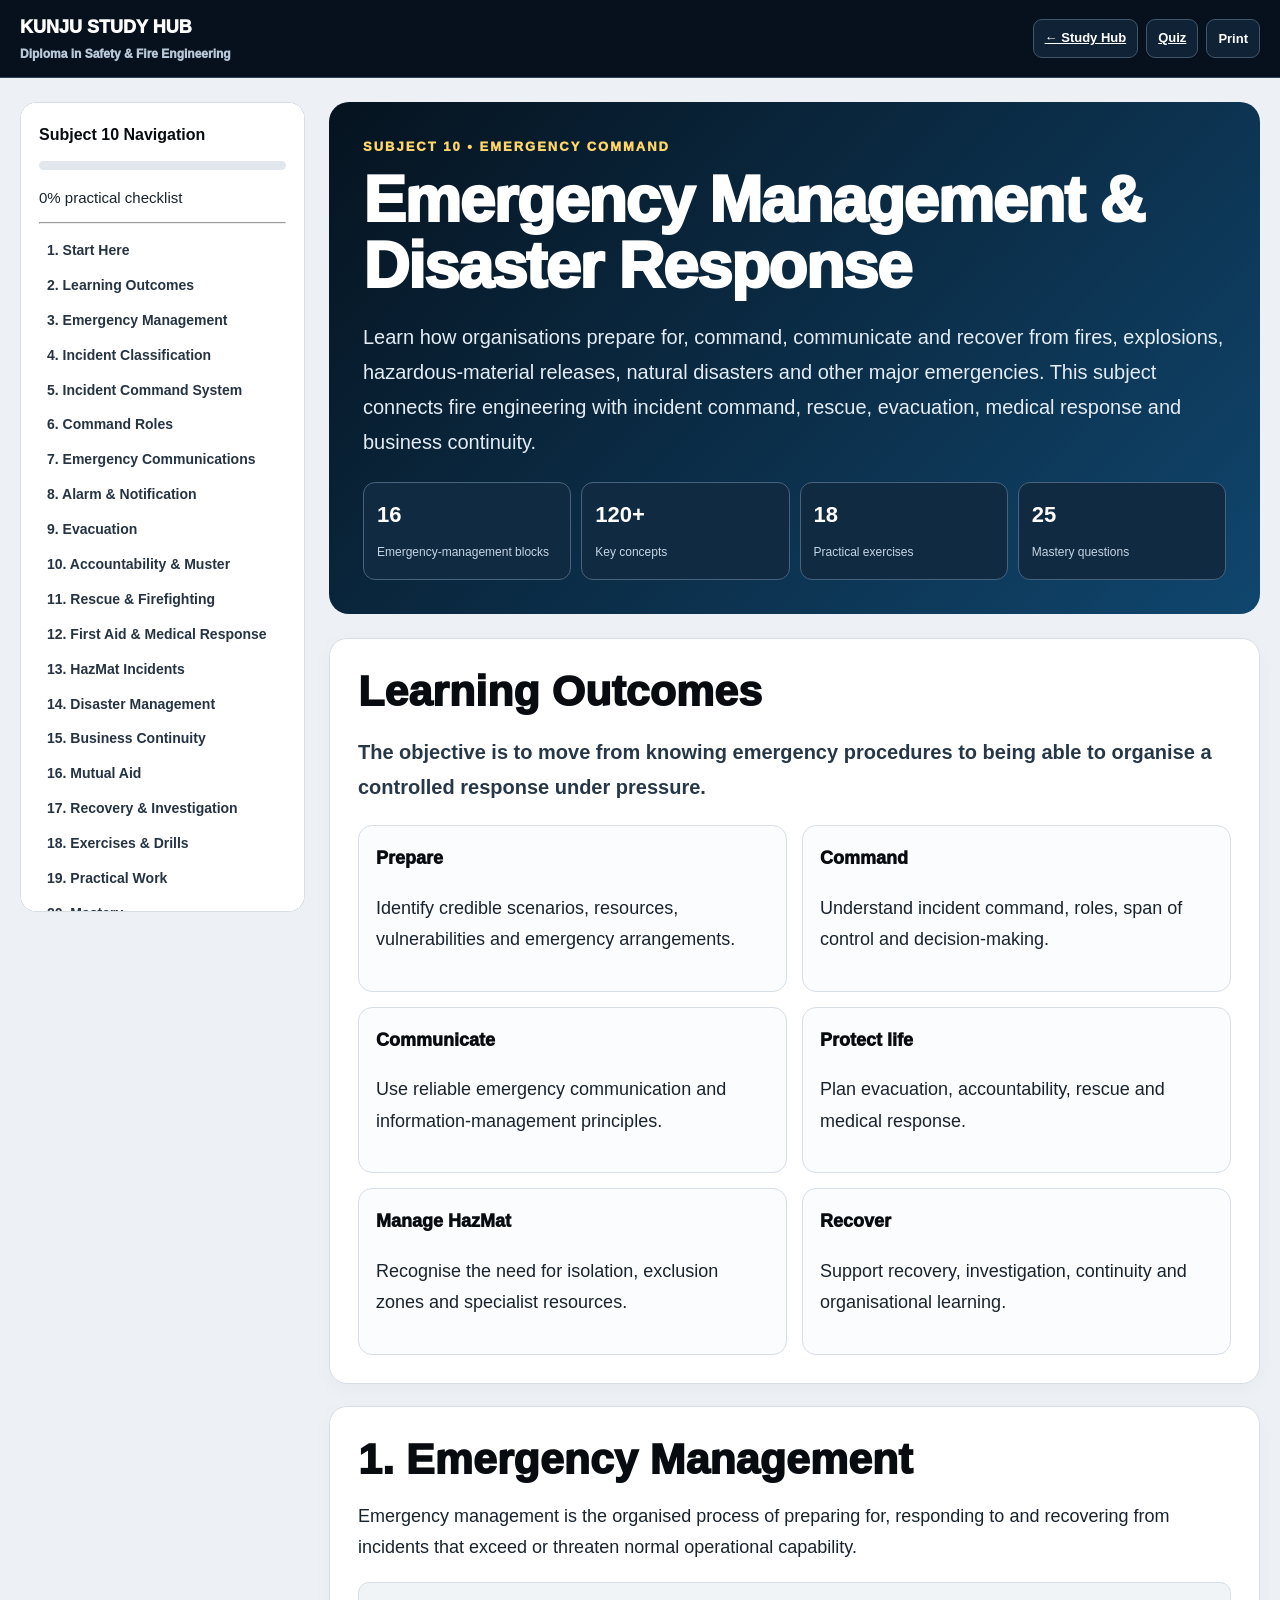
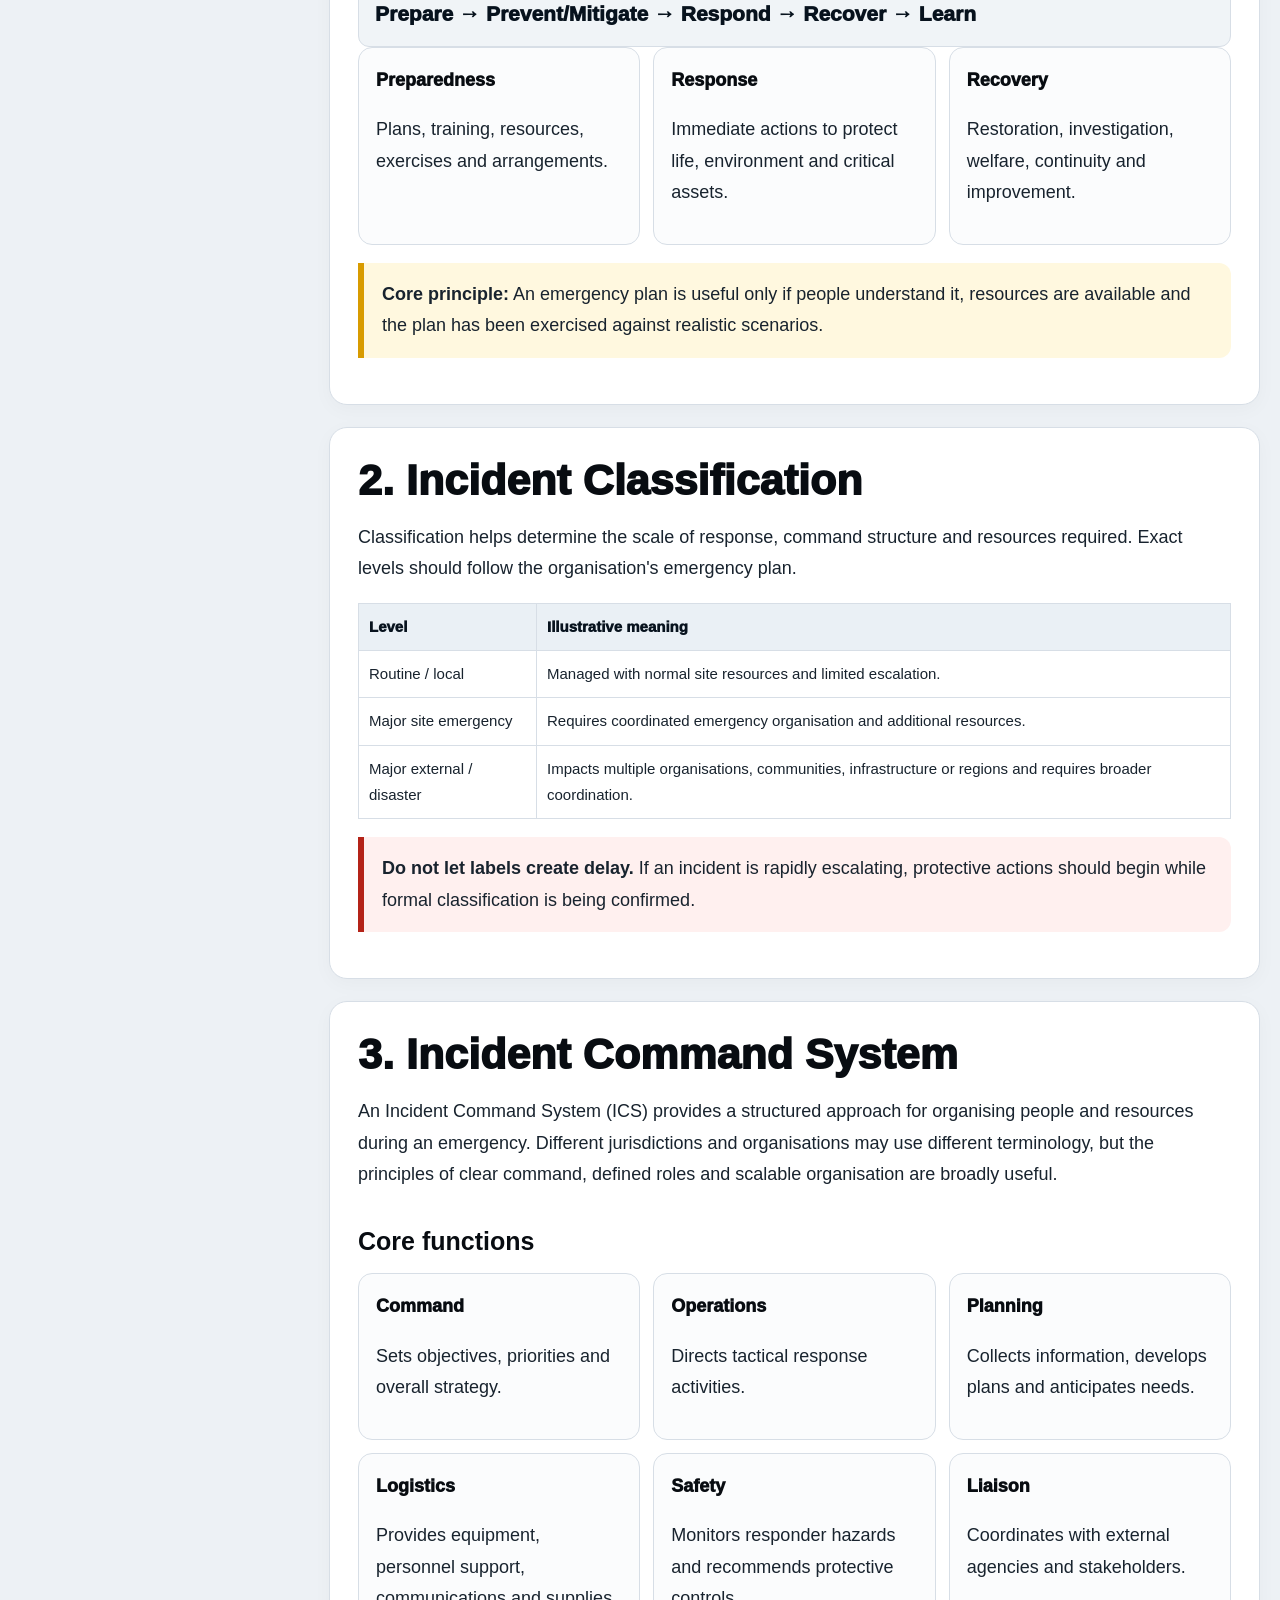
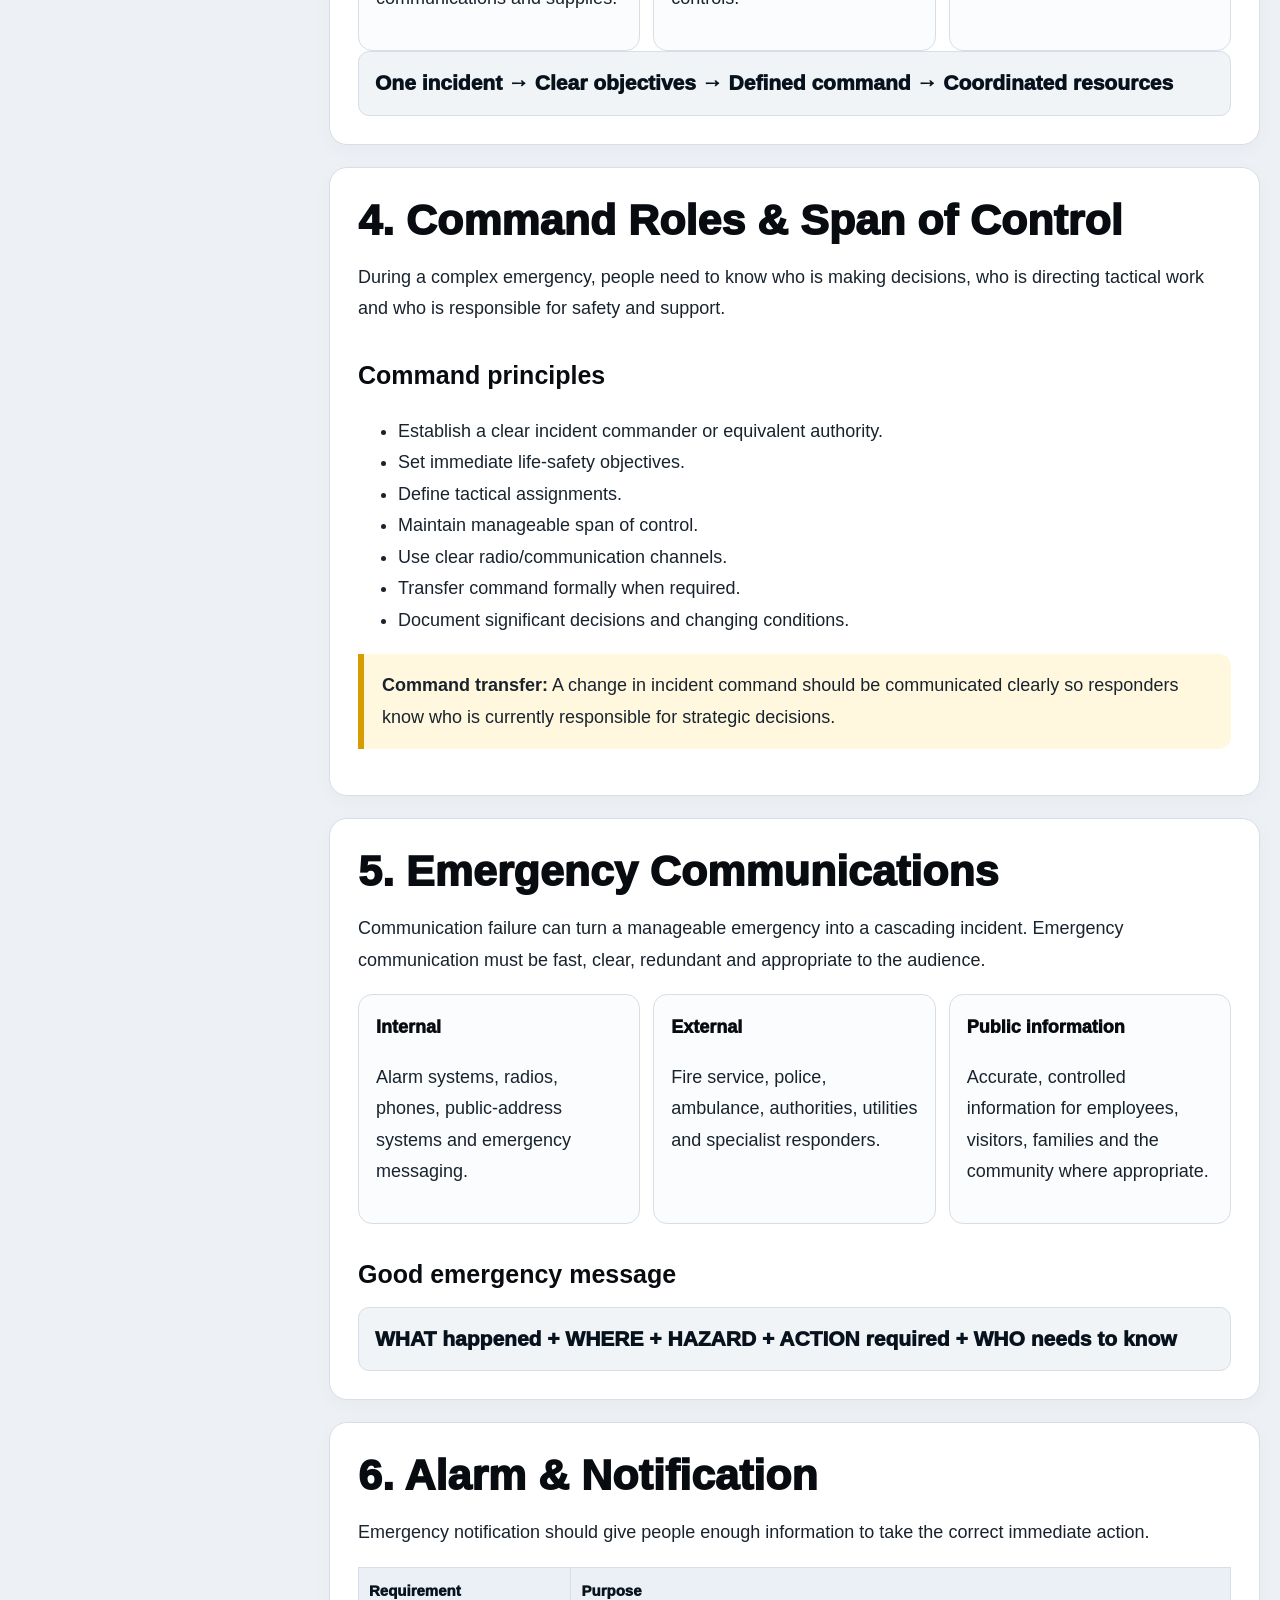
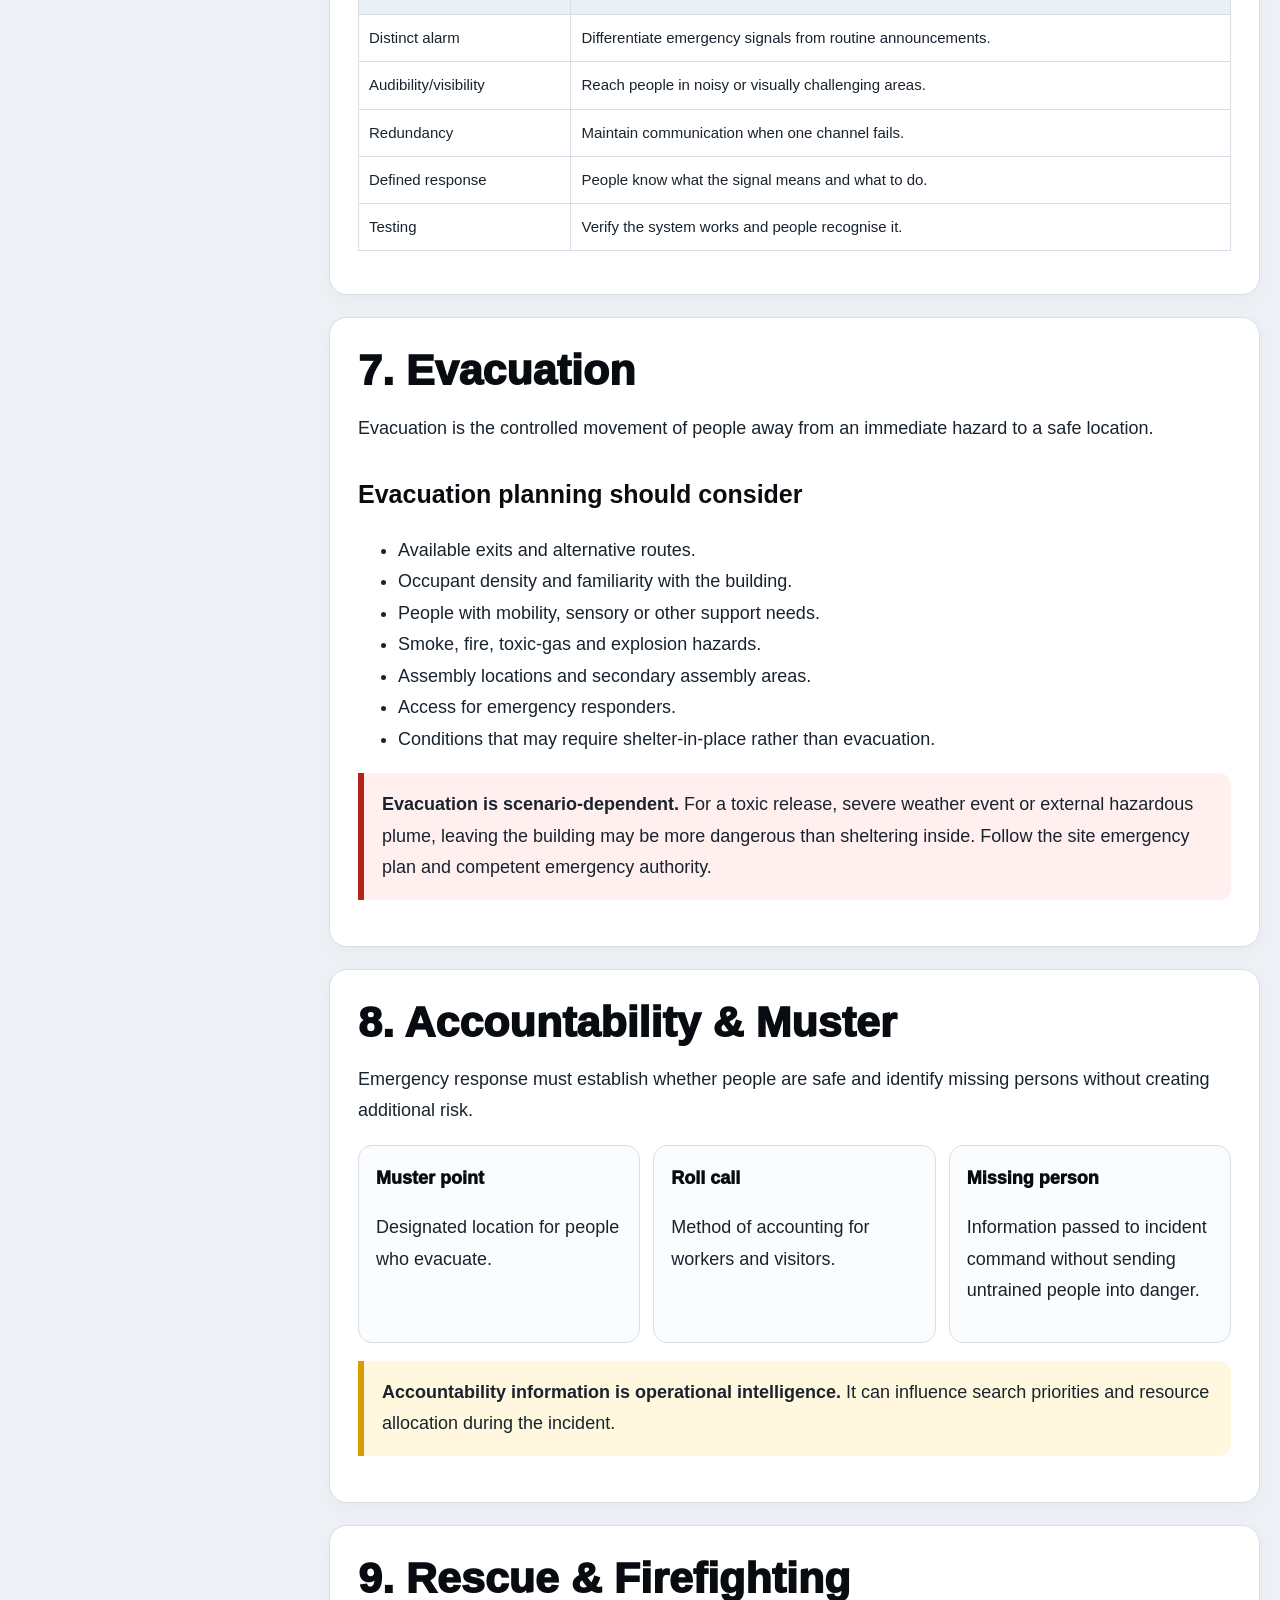
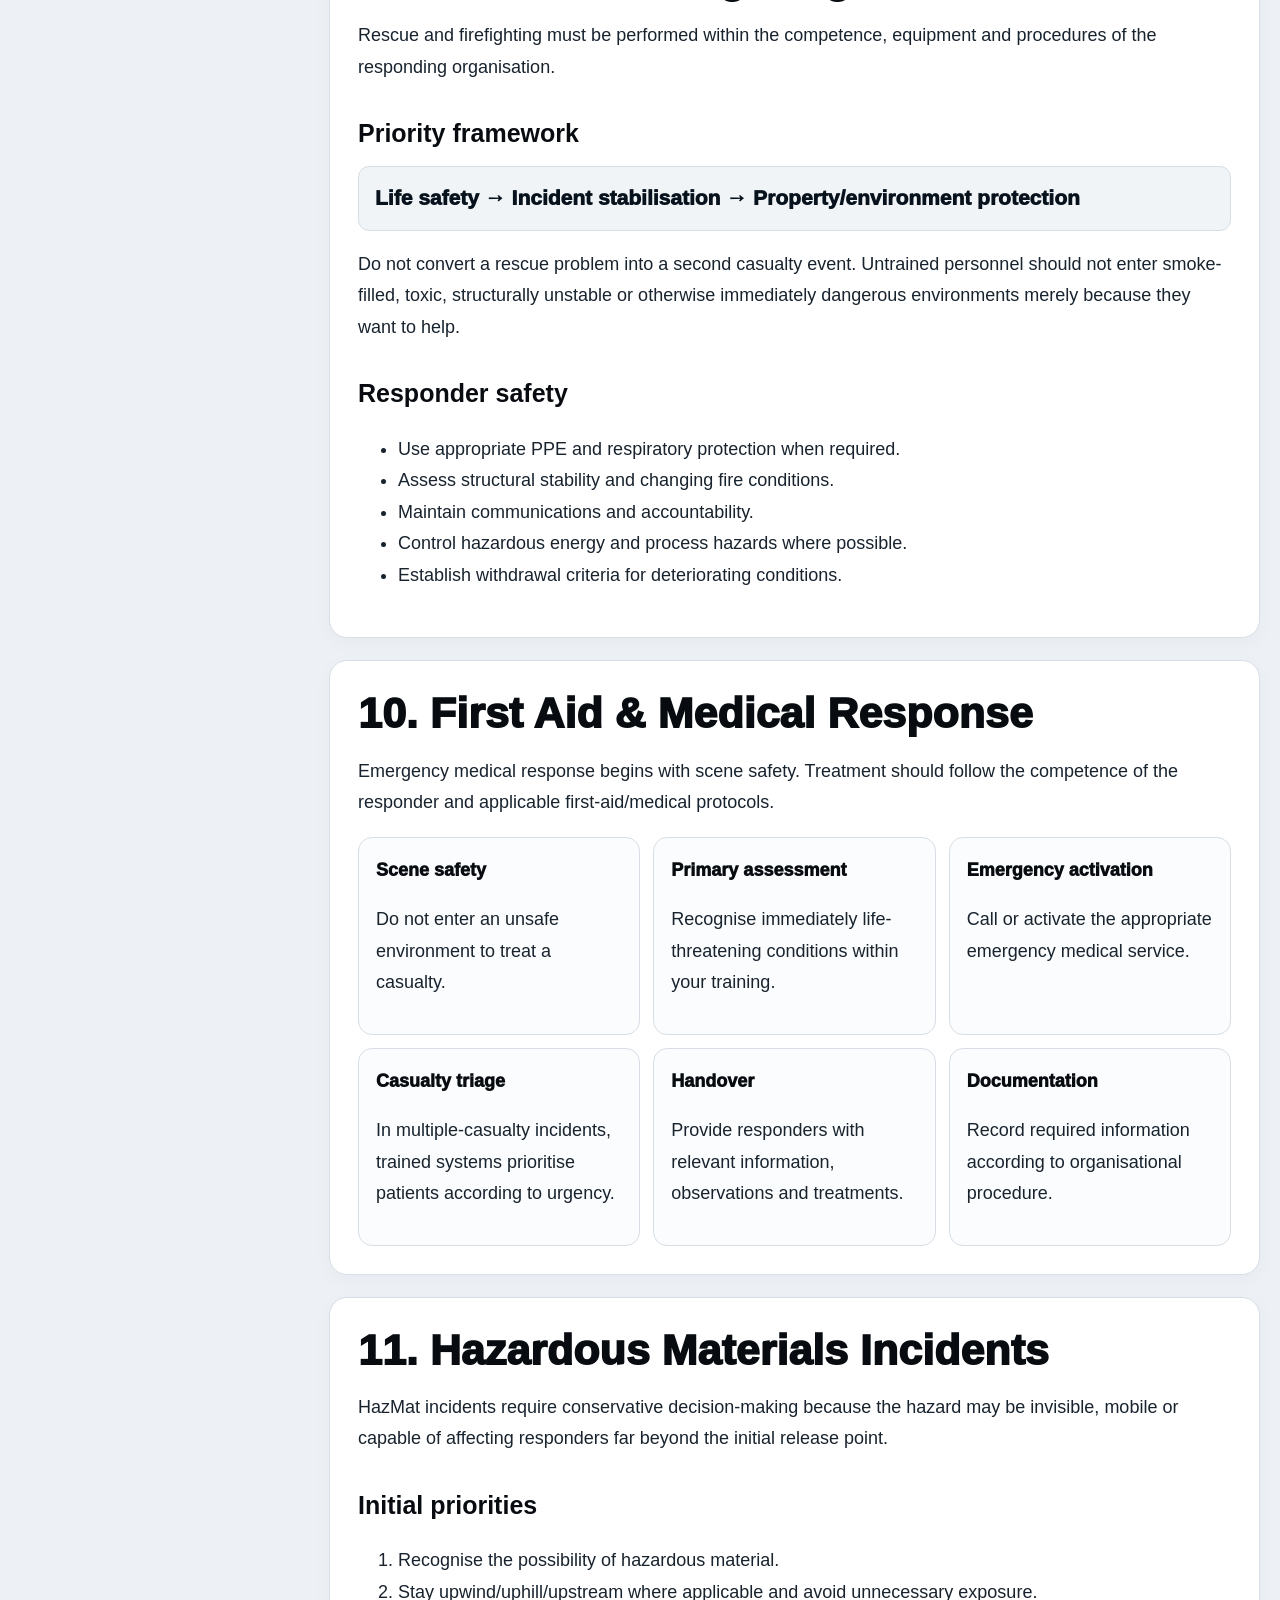
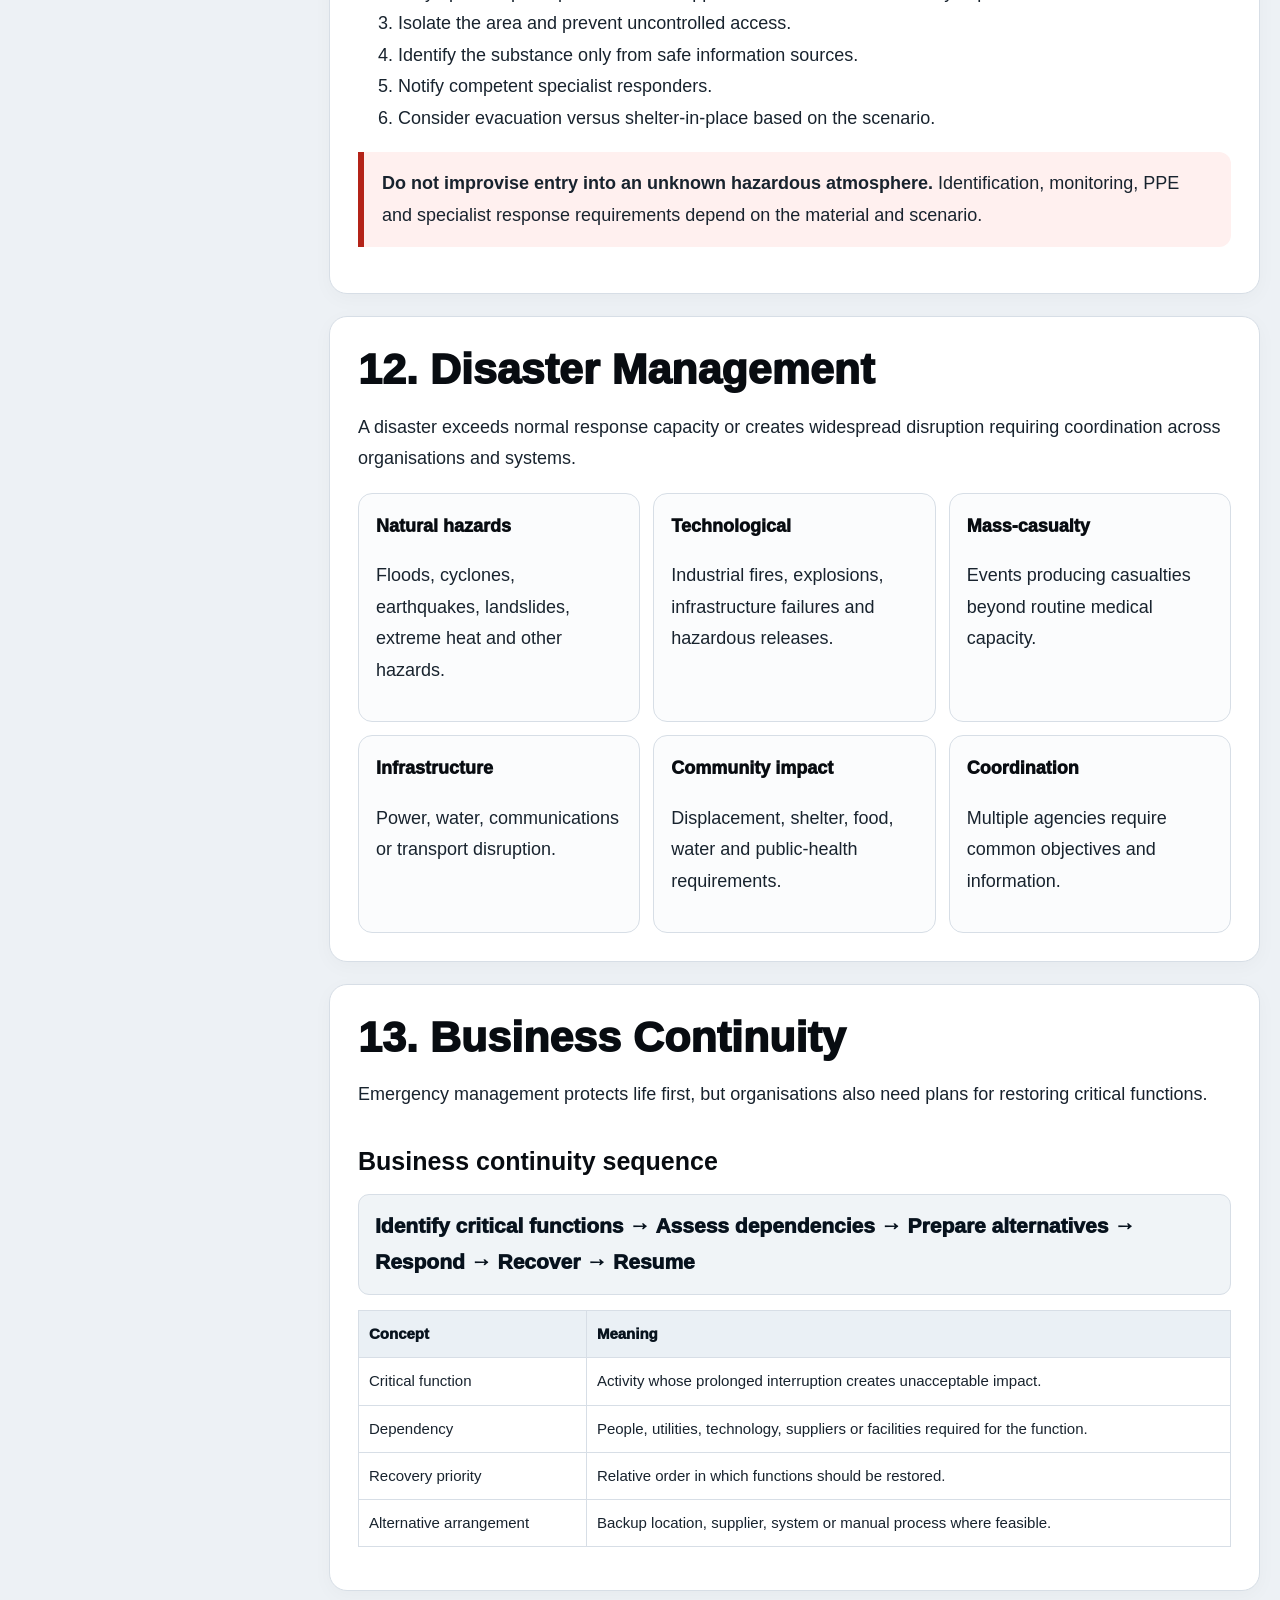
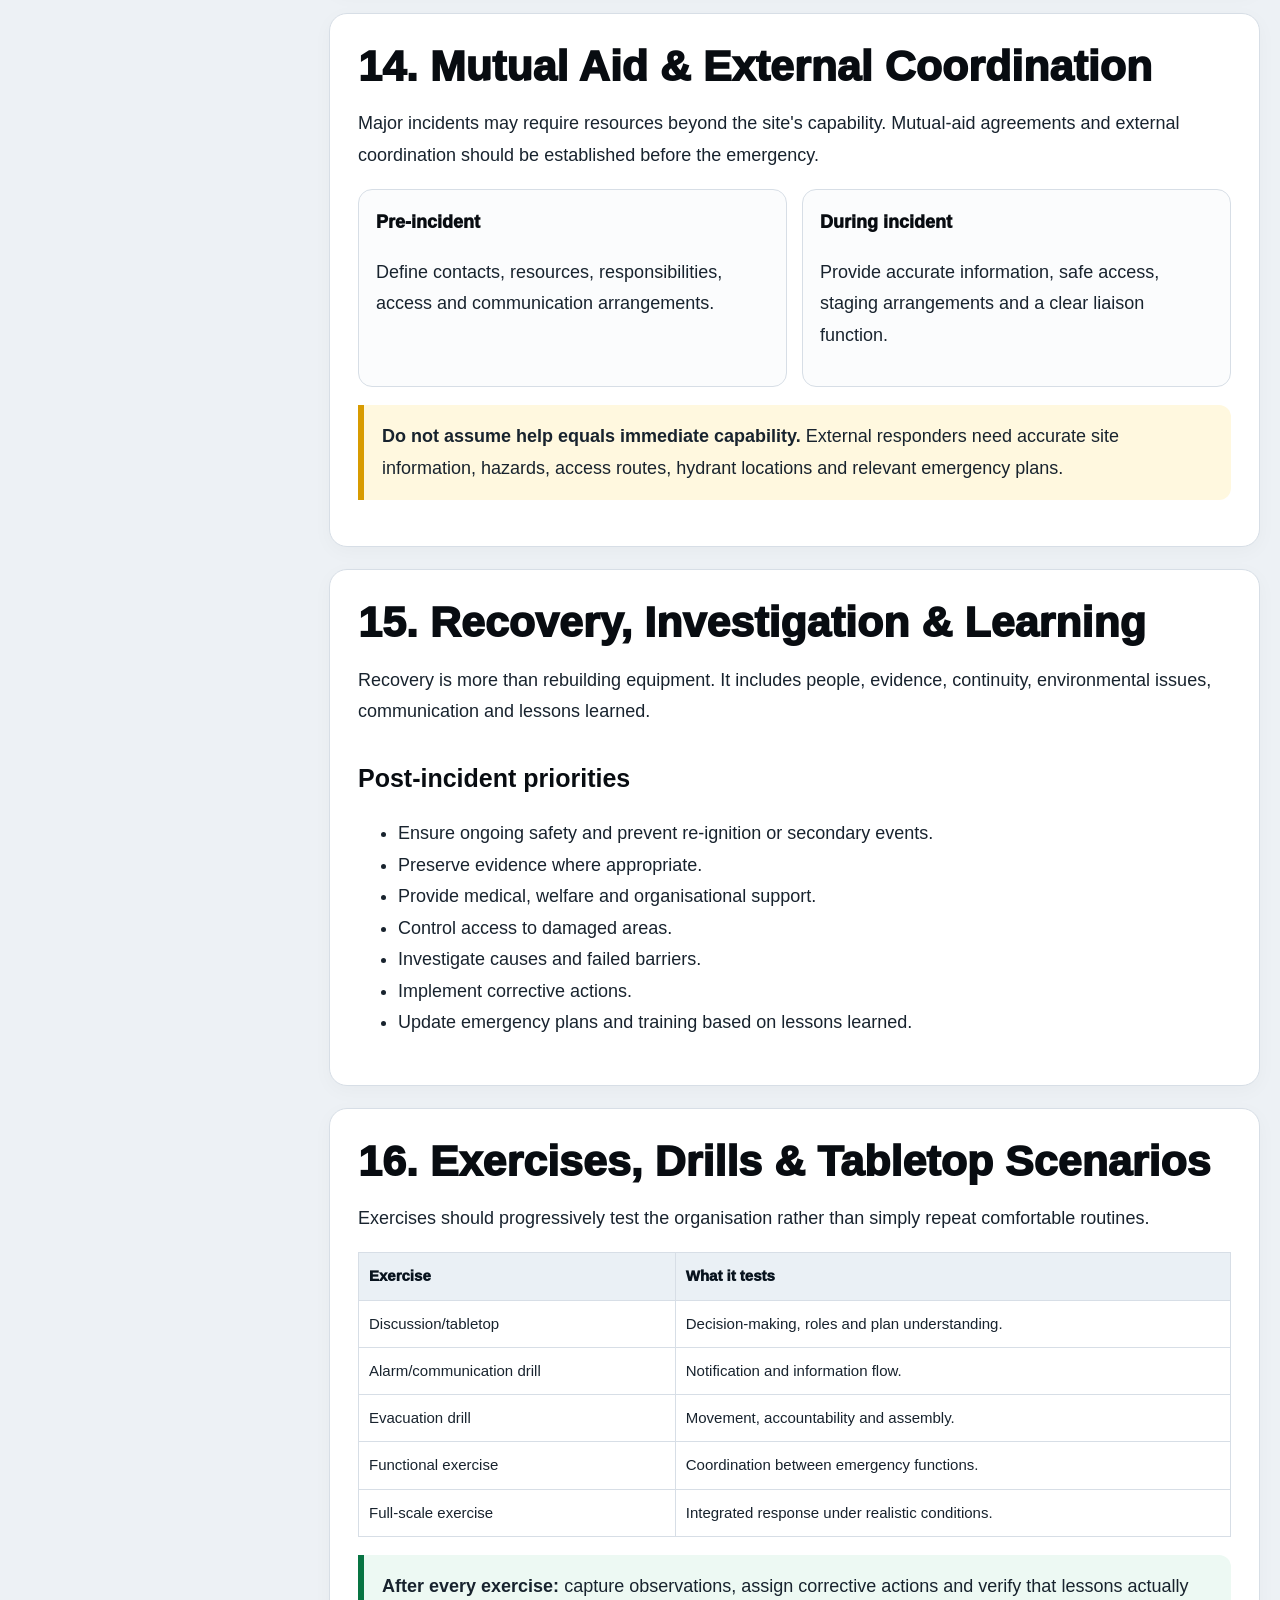
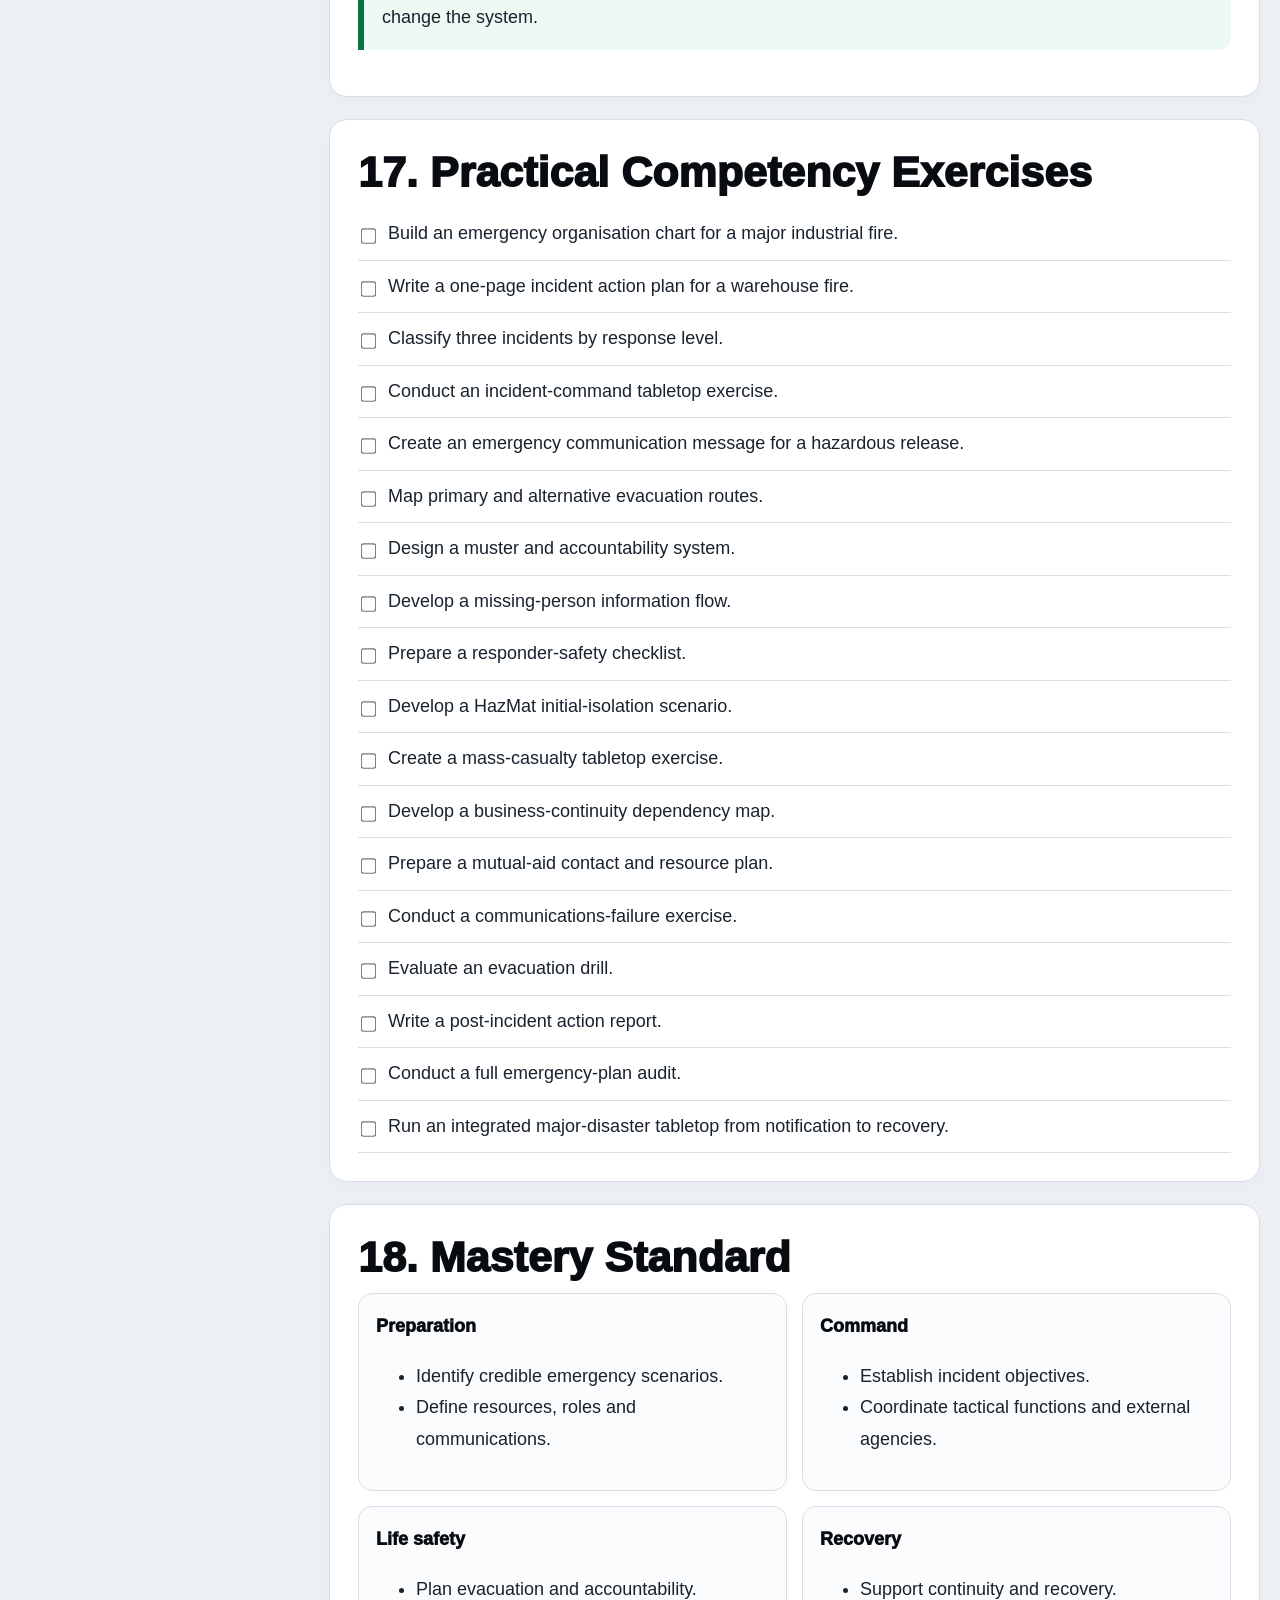
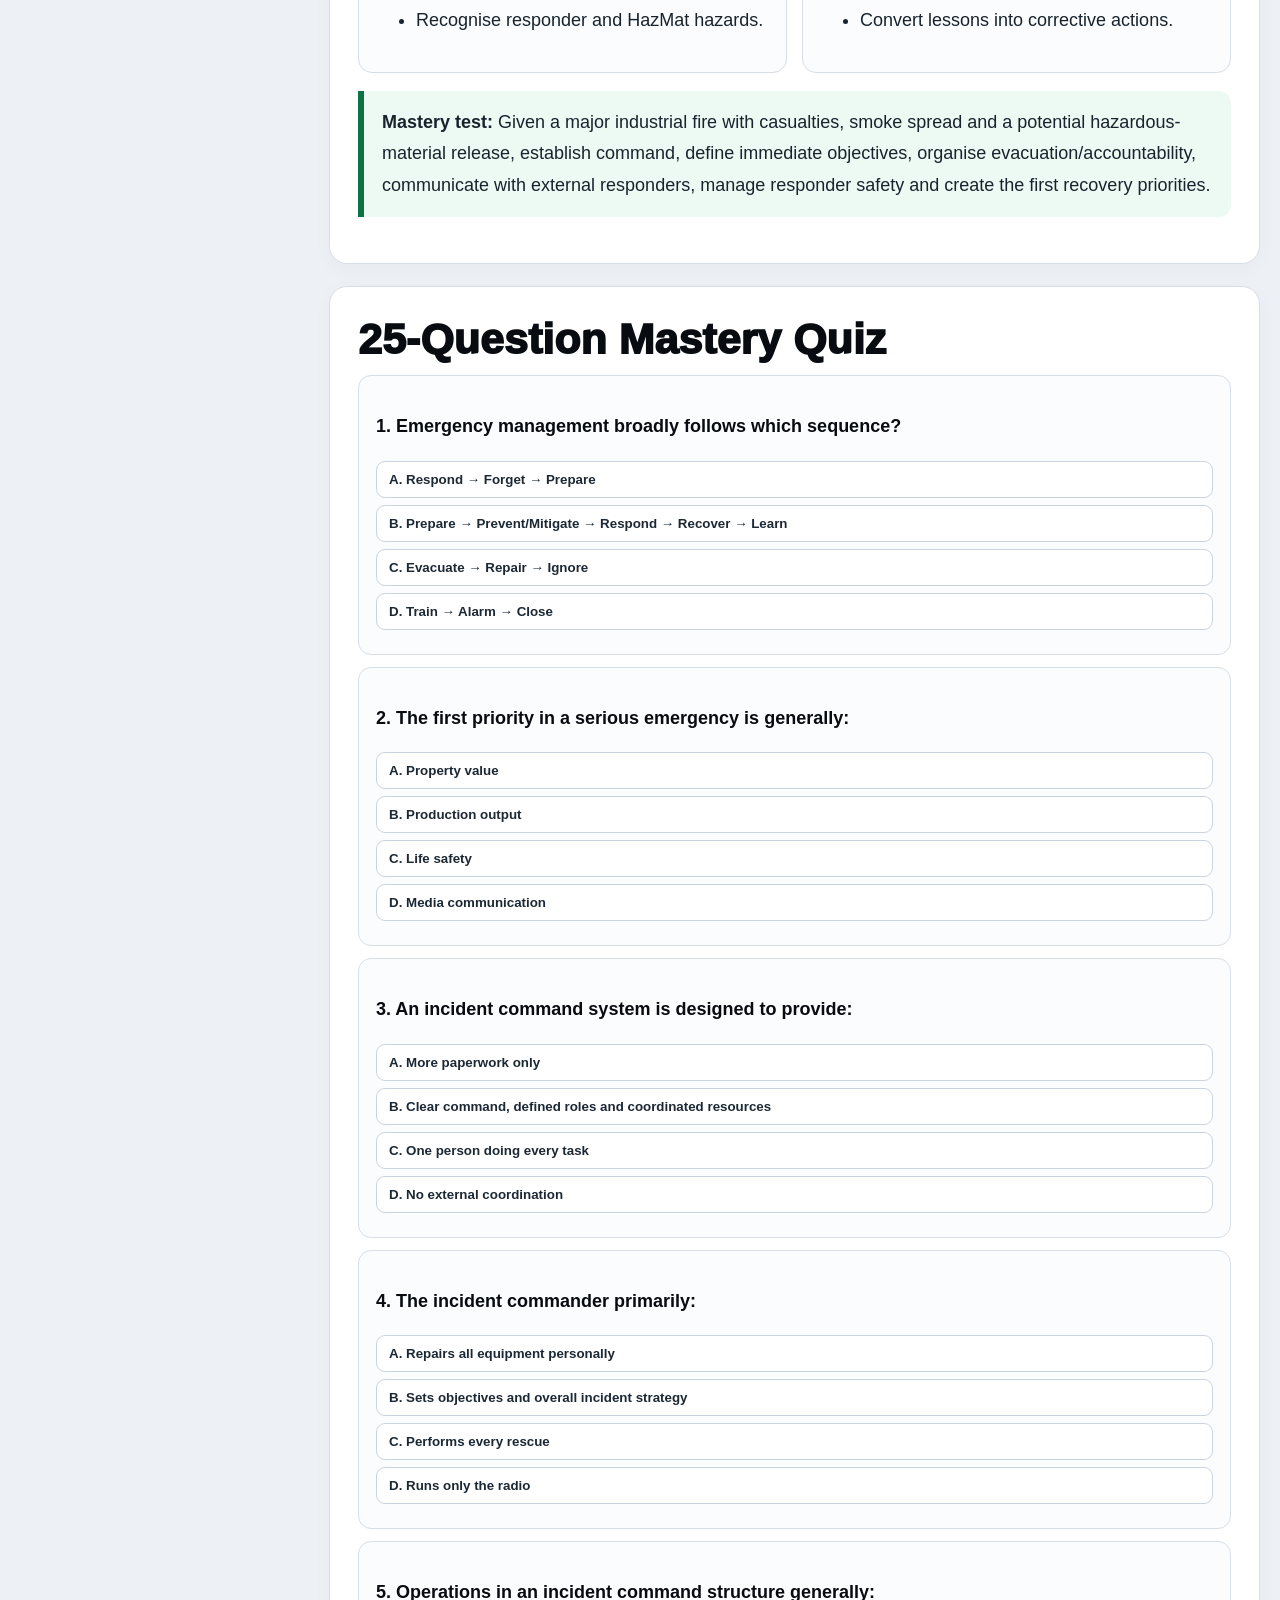
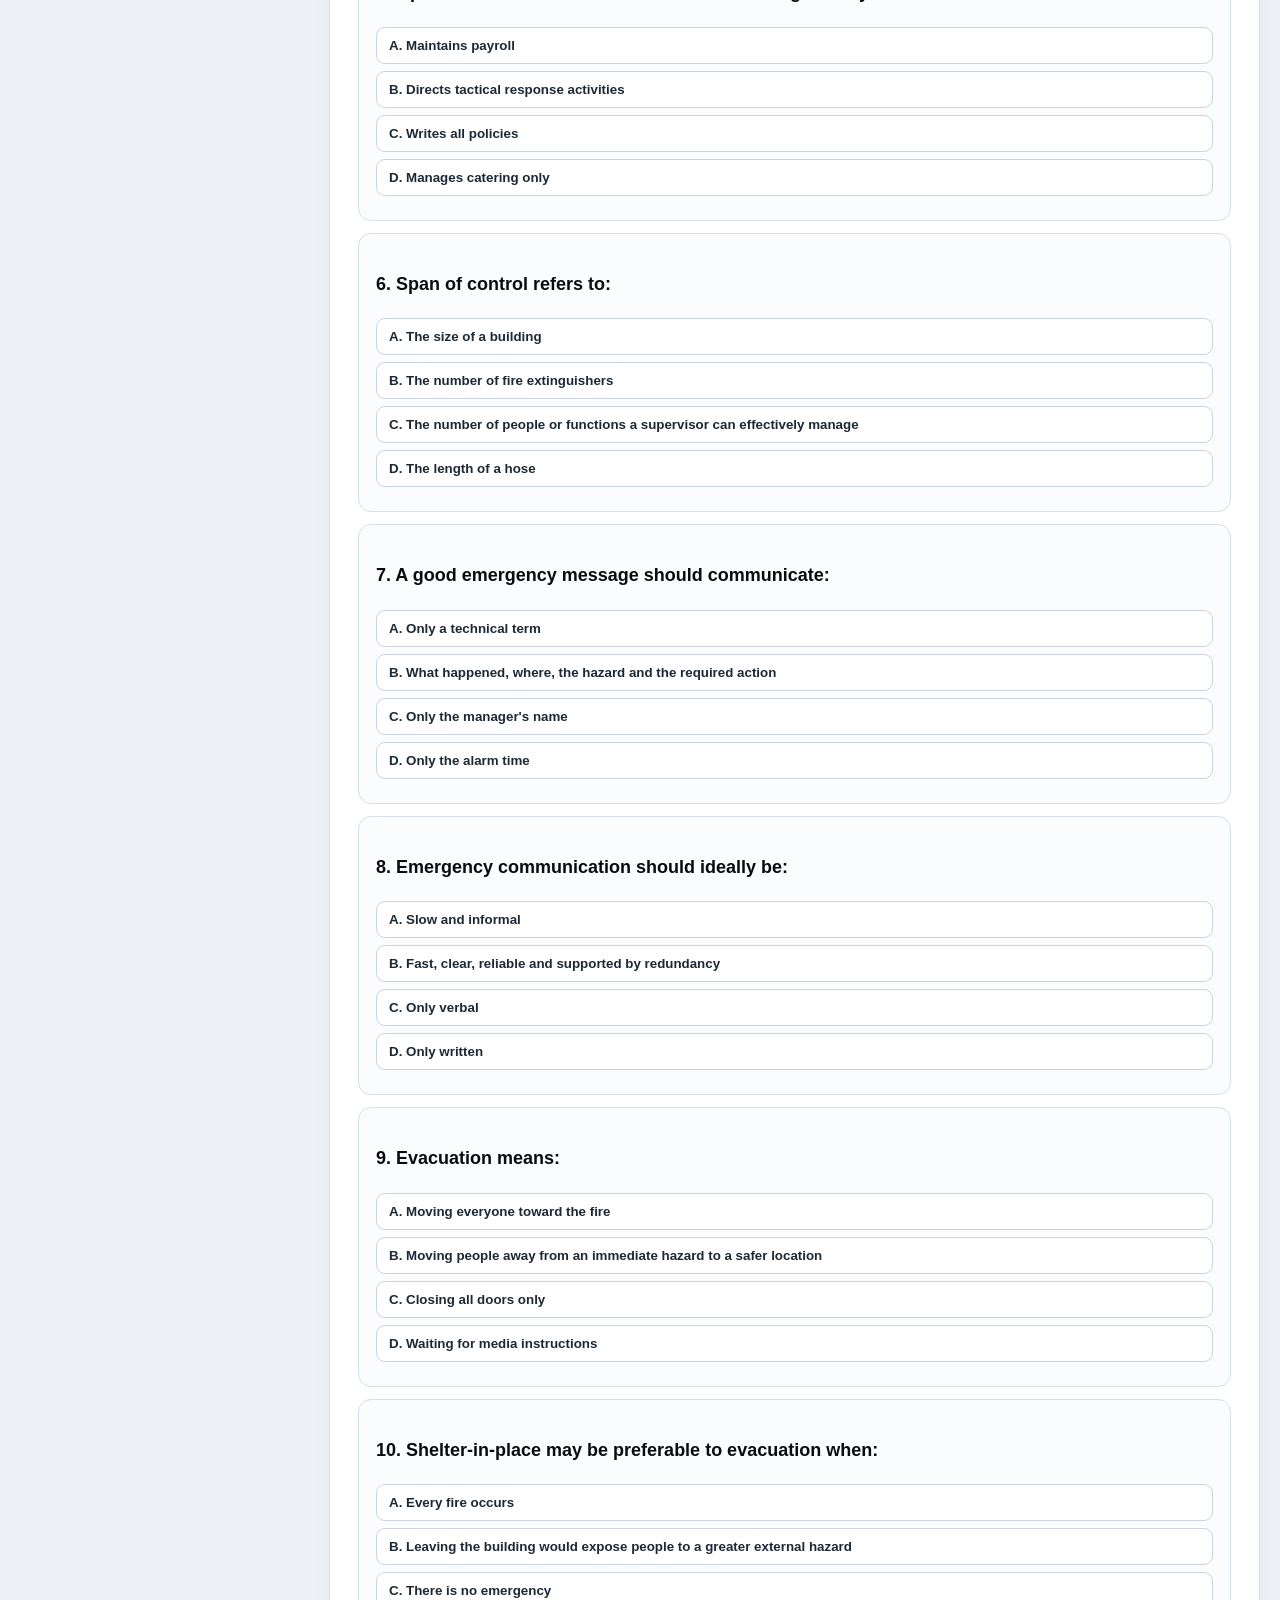
<file: subject-10-emergency-management-disaster-response.html>
<!doctype html>
<html lang="en">
<head>
<meta charset="utf-8"><meta name="viewport" content="width=device-width,initial-scale=1">
<title>Emergency Management & Disaster Response — Kunju Study Hub</title>
<style>
:root{--ink:#080c11;--text:#18232e;--line:#d7dee6;--blue:#0b4f8a;--gold:#d89b00;--red:#b42318;--green:#087443}
*{box-sizing:border-box}html{scroll-behavior:smooth}body{margin:0;background:#edf1f5;color:var(--text);font:18px/1.75 Arial,system-ui,sans-serif}a{color:var(--blue);font-weight:800}
header{position:sticky;top:0;z-index:5;background:#07111d;color:#fff;border-bottom:1px solid #314456}.in{max-width:1280px;margin:auto;padding:12px 20px;display:flex;align-items:center}.brand{font-weight:950}.brand small{display:block;color:#b8c8d8;font-size:12px}.actions{margin-left:auto;display:flex;gap:8px}.actions a,.actions button{color:#fff;background:#102235;border:1px solid #40566a;border-radius:9px;padding:7px 11px;font-size:13px;font-weight:900;cursor:pointer}
.layout{max-width:1280px;margin:auto;padding:24px 20px 70px;display:grid;grid-template-columns:285px 1fr;gap:24px}aside{position:sticky;top:70px;height:calc(100vh - 90px);overflow:auto;background:#fff;border:1px solid var(--line);border-radius:16px;padding:18px}aside h3{margin:0;color:var(--ink);font-size:16px}aside a{display:block;color:#253342;text-decoration:none;font-size:14px;line-height:1.35;padding:8px;border-radius:8px}aside a:hover{background:#edf4fa}.progress{height:9px;background:#e2e7ed;border-radius:99px;margin:12px 0;overflow:hidden}.progress i{display:block;height:100%;width:0;background:var(--gold)}
.hero{background:linear-gradient(135deg,#06131f,#10466e);color:#fff;border-radius:20px;padding:34px;margin-bottom:24px}.kicker{font-size:13px;letter-spacing:2px;text-transform:uppercase;color:#ffd66a;font-weight:950}h1{font-size:clamp(38px,5vw,66px);line-height:1.03;letter-spacing:-1.7px;margin:10px 0 18px;font-weight:950}.hero p{font-size:20px;color:#e4edf5;max-width:920px}.stats{display:grid;grid-template-columns:repeat(4,1fr);gap:10px;margin-top:22px}.stat{background:#102a41;border:1px solid #48637d;border-radius:12px;padding:13px}.stat b{display:block;font-size:22px}.stat span{font-size:12px;color:#c5d5e4}
.section{background:#fff;border:1px solid var(--line);border-radius:18px;padding:28px;margin-bottom:22px;box-shadow:0 5px 20px #00000008}h2{font-size:clamp(29px,4vw,43px);line-height:1.12;color:var(--ink);margin:0 0 12px;font-weight:950}h3{font-size:25px;color:var(--ink);margin:29px 0 10px;font-weight:900}.lead{font-size:20px;color:#263747;font-weight:550}
.grid2{display:grid;grid-template-columns:1fr 1fr;gap:15px}.grid3{display:grid;grid-template-columns:repeat(3,1fr);gap:13px}.card{background:#fbfcfd;border:1px solid var(--line);border-radius:14px;padding:17px}.card b{color:var(--ink);font-weight:950}
.note,.danger,.success{padding:16px 18px;border-radius:0 12px 12px 0;margin:18px 0}.note{background:#fff8df;border-left:6px solid var(--gold)}.danger{background:#fff0ef;border-left:6px solid var(--red)}.success{background:#edf9f3;border-left:6px solid var(--green)}
table{width:100%;border-collapse:collapse;margin:15px 0;font-size:15px}th,td{border:1px solid var(--line);padding:10px;vertical-align:top;text-align:left}th{background:#eaf0f5;color:#08131e;font-weight:950}.formula{background:#f0f4f7;border:1px solid var(--line);padding:13px 16px;border-radius:11px;font-size:21px;font-weight:950;color:#07121d}
.quiz{border:1px solid var(--line);border-radius:13px;background:#fbfcfd;padding:17px;margin:12px 0}.quiz p{font-weight:900;color:var(--ink)}.option{display:block;width:100%;text-align:left;border:1px solid #cbd4de;background:#fff;border-radius:9px;padding:10px 12px;margin:7px 0;cursor:pointer;color:#1c2935;font-weight:600}.option.correct{background:#e6f7ee;border-color:#42a875}.option.wrong{background:#fff0ef;border-color:#d86c64}.answer{display:none;margin-top:9px;font-weight:750}.answer.show{display:block}
.checklist label{display:flex;gap:10px;padding:10px 0;border-bottom:1px solid var(--line)}.checklist input{margin-top:7px;transform:scale(1.2)}.nav{display:flex;justify-content:space-between;gap:10px}.nav a{background:var(--blue);color:#fff;padding:11px 15px;border-radius:10px;text-decoration:none}
@media(max-width:950px){.layout{grid-template-columns:1fr}aside{position:relative;top:auto;height:auto}.stats{grid-template-columns:1fr 1fr}.grid3{grid-template-columns:1fr}}@media(max-width:620px){body{font-size:17px}.layout{padding:12px}.section,.hero{padding:21px}.grid2,.stats{grid-template-columns:1fr}.hero p{font-size:18px}}
</style></head>
<body>
<header><div class="in"><div class="brand">KUNJU STUDY HUB<small>Diploma in Safety & Fire Engineering</small></div><div class="actions"><a href="index.html">← Study Hub</a><a href="#quiz">Quiz</a><button onclick="window.print()">Print</button></div></div></header>
<div class="layout">
<aside><h3>Subject 10 Navigation</h3><div class="progress"><i id="bar"></i></div><small id="pt">0% practical checklist</small><hr>
<a href="#start">1. Start Here</a><a href="#outcomes">2. Learning Outcomes</a><a href="#em">3. Emergency Management</a><a href="#incident">4. Incident Classification</a><a href="#ics">5. Incident Command System</a><a href="#roles">6. Command Roles</a><a href="#communications">7. Emergency Communications</a><a href="#alarm">8. Alarm & Notification</a><a href="#evacuation">9. Evacuation</a><a href="#accountability">10. Accountability & Muster</a><a href="#rescue">11. Rescue & Firefighting</a><a href="#medical">12. First Aid & Medical Response</a><a href="#hazmat">13. HazMat Incidents</a><a href="#disaster">14. Disaster Management</a><a href="#continuity">15. Business Continuity</a><a href="#mutual">16. Mutual Aid</a><a href="#recovery">17. Recovery & Investigation</a><a href="#exercises">18. Exercises & Drills</a><a href="#practical">19. Practical Work</a><a href="#mastery">20. Mastery</a><a href="#quiz">21. Quiz</a><a href="#glossary">22. Glossary</a></aside>
<main>
<section class="hero" id="start"><div class="kicker">Subject 10 • Emergency command</div><h1>Emergency Management & Disaster Response</h1><p>Learn how organisations prepare for, command, communicate and recover from fires, explosions, hazardous-material releases, natural disasters and other major emergencies. This subject connects fire engineering with incident command, rescue, evacuation, medical response and business continuity.</p><div class="stats"><div class="stat"><b>16</b><span>Emergency-management blocks</span></div><div class="stat"><b>120+</b><span>Key concepts</span></div><div class="stat"><b>18</b><span>Practical exercises</span></div><div class="stat"><b>25</b><span>Mastery questions</span></div></div></section>

<section class="section" id="outcomes"><h2>Learning Outcomes</h2><p class="lead">The objective is to move from knowing emergency procedures to being able to organise a controlled response under pressure.</p><div class="grid2"><div class="card"><b>Prepare</b><p>Identify credible scenarios, resources, vulnerabilities and emergency arrangements.</p></div><div class="card"><b>Command</b><p>Understand incident command, roles, span of control and decision-making.</p></div><div class="card"><b>Communicate</b><p>Use reliable emergency communication and information-management principles.</p></div><div class="card"><b>Protect life</b><p>Plan evacuation, accountability, rescue and medical response.</p></div><div class="card"><b>Manage HazMat</b><p>Recognise the need for isolation, exclusion zones and specialist resources.</p></div><div class="card"><b>Recover</b><p>Support recovery, investigation, continuity and organisational learning.</p></div></div></section>

<section class="section" id="em"><h2>1. Emergency Management</h2><p>Emergency management is the organised process of preparing for, responding to and recovering from incidents that exceed or threaten normal operational capability.</p><div class="formula">Prepare → Prevent/Mitigate → Respond → Recover → Learn</div><div class="grid3"><div class="card"><b>Preparedness</b><p>Plans, training, resources, exercises and arrangements.</p></div><div class="card"><b>Response</b><p>Immediate actions to protect life, environment and critical assets.</p></div><div class="card"><b>Recovery</b><p>Restoration, investigation, welfare, continuity and improvement.</p></div></div><div class="note"><b>Core principle:</b> An emergency plan is useful only if people understand it, resources are available and the plan has been exercised against realistic scenarios.</div></section>

<section class="section" id="incident"><h2>2. Incident Classification</h2><p>Classification helps determine the scale of response, command structure and resources required. Exact levels should follow the organisation's emergency plan.</p><table><tr><th>Level</th><th>Illustrative meaning</th></tr><tr><td>Routine / local</td><td>Managed with normal site resources and limited escalation.</td></tr><tr><td>Major site emergency</td><td>Requires coordinated emergency organisation and additional resources.</td></tr><tr><td>Major external / disaster</td><td>Impacts multiple organisations, communities, infrastructure or regions and requires broader coordination.</td></tr></table><div class="danger"><b>Do not let labels create delay.</b> If an incident is rapidly escalating, protective actions should begin while formal classification is being confirmed.</div></section>

<section class="section" id="ics"><h2>3. Incident Command System</h2><p>An Incident Command System (ICS) provides a structured approach for organising people and resources during an emergency. Different jurisdictions and organisations may use different terminology, but the principles of clear command, defined roles and scalable organisation are broadly useful.</p><h3>Core functions</h3><div class="grid3"><div class="card"><b>Command</b><p>Sets objectives, priorities and overall strategy.</p></div><div class="card"><b>Operations</b><p>Directs tactical response activities.</p></div><div class="card"><b>Planning</b><p>Collects information, develops plans and anticipates needs.</p></div><div class="card"><b>Logistics</b><p>Provides equipment, personnel support, communications and supplies.</p></div><div class="card"><b>Safety</b><p>Monitors responder hazards and recommends protective controls.</p></div><div class="card"><b>Liaison</b><p>Coordinates with external agencies and stakeholders.</p></div></div><div class="formula">One incident → Clear objectives → Defined command → Coordinated resources</div></section>

<section class="section" id="roles"><h2>4. Command Roles & Span of Control</h2><p>During a complex emergency, people need to know who is making decisions, who is directing tactical work and who is responsible for safety and support.</p><h3>Command principles</h3><ul><li>Establish a clear incident commander or equivalent authority.</li><li>Set immediate life-safety objectives.</li><li>Define tactical assignments.</li><li>Maintain manageable span of control.</li><li>Use clear radio/communication channels.</li><li>Transfer command formally when required.</li><li>Document significant decisions and changing conditions.</li></ul><div class="note"><b>Command transfer:</b> A change in incident command should be communicated clearly so responders know who is currently responsible for strategic decisions.</div></section>

<section class="section" id="communications"><h2>5. Emergency Communications</h2><p>Communication failure can turn a manageable emergency into a cascading incident. Emergency communication must be fast, clear, redundant and appropriate to the audience.</p><div class="grid3"><div class="card"><b>Internal</b><p>Alarm systems, radios, phones, public-address systems and emergency messaging.</p></div><div class="card"><b>External</b><p>Fire service, police, ambulance, authorities, utilities and specialist responders.</p></div><div class="card"><b>Public information</b><p>Accurate, controlled information for employees, visitors, families and the community where appropriate.</p></div></div><h3>Good emergency message</h3><div class="formula">WHAT happened + WHERE + HAZARD + ACTION required + WHO needs to know</div></section>

<section class="section" id="alarm"><h2>6. Alarm & Notification</h2><p>Emergency notification should give people enough information to take the correct immediate action.</p><table><tr><th>Requirement</th><th>Purpose</th></tr><tr><td>Distinct alarm</td><td>Differentiate emergency signals from routine announcements.</td></tr><tr><td>Audibility/visibility</td><td>Reach people in noisy or visually challenging areas.</td></tr><tr><td>Redundancy</td><td>Maintain communication when one channel fails.</td></tr><tr><td>Defined response</td><td>People know what the signal means and what to do.</td></tr><tr><td>Testing</td><td>Verify the system works and people recognise it.</td></tr></table></section>

<section class="section" id="evacuation"><h2>7. Evacuation</h2><p>Evacuation is the controlled movement of people away from an immediate hazard to a safe location.</p><h3>Evacuation planning should consider</h3><ul><li>Available exits and alternative routes.</li><li>Occupant density and familiarity with the building.</li><li>People with mobility, sensory or other support needs.</li><li>Smoke, fire, toxic-gas and explosion hazards.</li><li>Assembly locations and secondary assembly areas.</li><li>Access for emergency responders.</li><li>Conditions that may require shelter-in-place rather than evacuation.</li></ul><div class="danger"><b>Evacuation is scenario-dependent.</b> For a toxic release, severe weather event or external hazardous plume, leaving the building may be more dangerous than sheltering inside. Follow the site emergency plan and competent emergency authority.</div></section>

<section class="section" id="accountability"><h2>8. Accountability & Muster</h2><p>Emergency response must establish whether people are safe and identify missing persons without creating additional risk.</p><div class="grid3"><div class="card"><b>Muster point</b><p>Designated location for people who evacuate.</p></div><div class="card"><b>Roll call</b><p>Method of accounting for workers and visitors.</p></div><div class="card"><b>Missing person</b><p>Information passed to incident command without sending untrained people into danger.</p></div></div><div class="note"><b>Accountability information is operational intelligence.</b> It can influence search priorities and resource allocation during the incident.</div></section>

<section class="section" id="rescue"><h2>9. Rescue & Firefighting</h2><p>Rescue and firefighting must be performed within the competence, equipment and procedures of the responding organisation.</p><h3>Priority framework</h3><div class="formula">Life safety → Incident stabilisation → Property/environment protection</div><p>Do not convert a rescue problem into a second casualty event. Untrained personnel should not enter smoke-filled, toxic, structurally unstable or otherwise immediately dangerous environments merely because they want to help.</p><h3>Responder safety</h3><ul><li>Use appropriate PPE and respiratory protection when required.</li><li>Assess structural stability and changing fire conditions.</li><li>Maintain communications and accountability.</li><li>Control hazardous energy and process hazards where possible.</li><li>Establish withdrawal criteria for deteriorating conditions.</li></ul></section>

<section class="section" id="medical"><h2>10. First Aid & Medical Response</h2><p>Emergency medical response begins with scene safety. Treatment should follow the competence of the responder and applicable first-aid/medical protocols.</p><div class="grid3"><div class="card"><b>Scene safety</b><p>Do not enter an unsafe environment to treat a casualty.</p></div><div class="card"><b>Primary assessment</b><p>Recognise immediately life-threatening conditions within your training.</p></div><div class="card"><b>Emergency activation</b><p>Call or activate the appropriate emergency medical service.</p></div><div class="card"><b>Casualty triage</b><p>In multiple-casualty incidents, trained systems prioritise patients according to urgency.</p></div><div class="card"><b>Handover</b><p>Provide responders with relevant information, observations and treatments.</p></div><div class="card"><b>Documentation</b><p>Record required information according to organisational procedure.</p></div></div></section>

<section class="section" id="hazmat"><h2>11. Hazardous Materials Incidents</h2><p>HazMat incidents require conservative decision-making because the hazard may be invisible, mobile or capable of affecting responders far beyond the initial release point.</p><h3>Initial priorities</h3><ol><li>Recognise the possibility of hazardous material.</li><li>Stay upwind/uphill/upstream where applicable and avoid unnecessary exposure.</li><li>Isolate the area and prevent uncontrolled access.</li><li>Identify the substance only from safe information sources.</li><li>Notify competent specialist responders.</li><li>Consider evacuation versus shelter-in-place based on the scenario.</li></ol><div class="danger"><b>Do not improvise entry into an unknown hazardous atmosphere.</b> Identification, monitoring, PPE and specialist response requirements depend on the material and scenario.</div></section>

<section class="section" id="disaster"><h2>12. Disaster Management</h2><p>A disaster exceeds normal response capacity or creates widespread disruption requiring coordination across organisations and systems.</p><div class="grid3"><div class="card"><b>Natural hazards</b><p>Floods, cyclones, earthquakes, landslides, extreme heat and other hazards.</p></div><div class="card"><b>Technological</b><p>Industrial fires, explosions, infrastructure failures and hazardous releases.</p></div><div class="card"><b>Mass-casualty</b><p>Events producing casualties beyond routine medical capacity.</p></div><div class="card"><b>Infrastructure</b><p>Power, water, communications or transport disruption.</p></div><div class="card"><b>Community impact</b><p>Displacement, shelter, food, water and public-health requirements.</p></div><div class="card"><b>Coordination</b><p>Multiple agencies require common objectives and information.</p></div></div></section>

<section class="section" id="continuity"><h2>13. Business Continuity</h2><p>Emergency management protects life first, but organisations also need plans for restoring critical functions.</p><h3>Business continuity sequence</h3><div class="formula">Identify critical functions → Assess dependencies → Prepare alternatives → Respond → Recover → Resume</div><table><tr><th>Concept</th><th>Meaning</th></tr><tr><td>Critical function</td><td>Activity whose prolonged interruption creates unacceptable impact.</td></tr><tr><td>Dependency</td><td>People, utilities, technology, suppliers or facilities required for the function.</td></tr><tr><td>Recovery priority</td><td>Relative order in which functions should be restored.</td></tr><tr><td>Alternative arrangement</td><td>Backup location, supplier, system or manual process where feasible.</td></tr></table></section>

<section class="section" id="mutual"><h2>14. Mutual Aid & External Coordination</h2><p>Major incidents may require resources beyond the site's capability. Mutual-aid agreements and external coordination should be established before the emergency.</p><div class="grid2"><div class="card"><b>Pre-incident</b><p>Define contacts, resources, responsibilities, access and communication arrangements.</p></div><div class="card"><b>During incident</b><p>Provide accurate information, safe access, staging arrangements and a clear liaison function.</p></div></div><div class="note"><b>Do not assume help equals immediate capability.</b> External responders need accurate site information, hazards, access routes, hydrant locations and relevant emergency plans.</div></section>

<section class="section" id="recovery"><h2>15. Recovery, Investigation & Learning</h2><p>Recovery is more than rebuilding equipment. It includes people, evidence, continuity, environmental issues, communication and lessons learned.</p><h3>Post-incident priorities</h3><ul><li>Ensure ongoing safety and prevent re-ignition or secondary events.</li><li>Preserve evidence where appropriate.</li><li>Provide medical, welfare and organisational support.</li><li>Control access to damaged areas.</li><li>Investigate causes and failed barriers.</li><li>Implement corrective actions.</li><li>Update emergency plans and training based on lessons learned.</li></ul></section>

<section class="section" id="exercises"><h2>16. Exercises, Drills & Tabletop Scenarios</h2><p>Exercises should progressively test the organisation rather than simply repeat comfortable routines.</p><table><tr><th>Exercise</th><th>What it tests</th></tr><tr><td>Discussion/tabletop</td><td>Decision-making, roles and plan understanding.</td></tr><tr><td>Alarm/communication drill</td><td>Notification and information flow.</td></tr><tr><td>Evacuation drill</td><td>Movement, accountability and assembly.</td></tr><tr><td>Functional exercise</td><td>Coordination between emergency functions.</td></tr><tr><td>Full-scale exercise</td><td>Integrated response under realistic conditions.</td></tr></table><div class="success"><b>After every exercise:</b> capture observations, assign corrective actions and verify that lessons actually change the system.</div></section>

<section class="section" id="practical"><h2>17. Practical Competency Exercises</h2><div class="checklist">
<label><input type="checkbox" data-task> Build an emergency organisation chart for a major industrial fire.</label>
<label><input type="checkbox" data-task> Write a one-page incident action plan for a warehouse fire.</label>
<label><input type="checkbox" data-task> Classify three incidents by response level.</label>
<label><input type="checkbox" data-task> Conduct an incident-command tabletop exercise.</label>
<label><input type="checkbox" data-task> Create an emergency communication message for a hazardous release.</label>
<label><input type="checkbox" data-task> Map primary and alternative evacuation routes.</label>
<label><input type="checkbox" data-task> Design a muster and accountability system.</label>
<label><input type="checkbox" data-task> Develop a missing-person information flow.</label>
<label><input type="checkbox" data-task> Prepare a responder-safety checklist.</label>
<label><input type="checkbox" data-task> Develop a HazMat initial-isolation scenario.</label>
<label><input type="checkbox" data-task> Create a mass-casualty tabletop exercise.</label>
<label><input type="checkbox" data-task> Develop a business-continuity dependency map.</label>
<label><input type="checkbox" data-task> Prepare a mutual-aid contact and resource plan.</label>
<label><input type="checkbox" data-task> Conduct a communications-failure exercise.</label>
<label><input type="checkbox" data-task> Evaluate an evacuation drill.</label>
<label><input type="checkbox" data-task> Write a post-incident action report.</label>
<label><input type="checkbox" data-task> Conduct a full emergency-plan audit.</label>
<label><input type="checkbox" data-task> Run an integrated major-disaster tabletop from notification to recovery.</label>
</div></section>

<section class="section" id="mastery"><h2>18. Mastery Standard</h2><div class="grid2"><div class="card"><b>Preparation</b><ul><li>Identify credible emergency scenarios.</li><li>Define resources, roles and communications.</li></ul></div><div class="card"><b>Command</b><ul><li>Establish incident objectives.</li><li>Coordinate tactical functions and external agencies.</li></ul></div><div class="card"><b>Life safety</b><ul><li>Plan evacuation and accountability.</li><li>Recognise responder and HazMat hazards.</li></ul></div><div class="card"><b>Recovery</b><ul><li>Support continuity and recovery.</li><li>Convert lessons into corrective actions.</li></ul></div></div><div class="success"><b>Mastery test:</b> Given a major industrial fire with casualties, smoke spread and a potential hazardous-material release, establish command, define immediate objectives, organise evacuation/accountability, communicate with external responders, manage responder safety and create the first recovery priorities.</div></section>

<section class="section" id="quiz"><h2>25-Question Mastery Quiz</h2><div id="quizBox"></div><button onclick="gradeQuiz()" style="background:#0b4f8a;color:#fff;border:0;border-radius:10px;padding:12px 18px;font-weight:900;cursor:pointer">Grade Quiz</button><div id="score" class="success" style="display:none;margin-top:16px"></div></section>

<section class="section" id="glossary"><h2>Essential Glossary</h2><div class="grid3"><div class="card"><b>Emergency management</b><p>Organised preparation, response and recovery for emergencies and disasters.</p></div><div class="card"><b>Incident Command System</b><p>Structured framework for organising emergency command and resources.</p></div><div class="card"><b>Incident commander</b><p>Person responsible for overall incident objectives and strategic control within the applicable system.</p></div><div class="card"><b>Evacuation</b><p>Controlled movement away from a hazard to a safer location.</p></div><div class="card"><b>Muster point</b><p>Designated assembly location for evacuated personnel.</p></div><div class="card"><b>Accountability</b><p>Process of determining who is safe, missing or otherwise unaccounted for.</p></div><div class="card"><b>HazMat</b><p>Hazardous materials that may create fire, toxic, corrosive, reactive or other dangerous conditions.</p></div><div class="card"><b>Business continuity</b><p>Capability to continue or recover critical functions during disruption.</p></div><div class="card"><b>Mutual aid</b><p>Pre-arranged assistance and resources exchanged between organisations.</p></div><div class="card"><b>Tabletop exercise</b><p>Discussion-based emergency exercise used to test plans and decisions.</p></div><div class="card"><b>Incident Action Plan</b><p>Plan defining objectives, assignments and response actions for an operational period.</p></div><div class="card"><b>Recovery</b><p>Activities restoring safety, people, systems, operations and capability after an incident.</p></div></div></section>

<section class="section"><h2>Course Core Complete</h2><p class="lead">Subjects 01–10 now form the core learning sequence. The next step is to review the individual pages, verify filenames, then build the final index with stable relative hyperlinks.</p><div class="nav"><a href="index.html">← Study Hub</a><a href="#start">↑ Back to top</a></div></section>
</main></div>
<script>
const qs=[
["Emergency management broadly follows which sequence?","Prepare → Prevent/Mitigate → Respond → Recover → Learn",["Respond → Forget → Prepare","Prepare → Prevent/Mitigate → Respond → Recover → Learn","Evacuate → Repair → Ignore","Train → Alarm → Close"]],
["The first priority in a serious emergency is generally:","Life safety",["Property value","Production output","Life safety","Media communication"]],
["An incident command system is designed to provide:","Clear command, defined roles and coordinated resources",["More paperwork only","Clear command, defined roles and coordinated resources","One person doing every task","No external coordination"]],
["The incident commander primarily:","Sets objectives and overall incident strategy",["Repairs all equipment personally","Sets objectives and overall incident strategy","Performs every rescue","Runs only the radio"]],
["Operations in an incident command structure generally:","Directs tactical response activities",["Maintains payroll","Directs tactical response activities","Writes all policies","Manages catering only"]],
["Span of control refers to:","The number of people or functions a supervisor can effectively manage",["The size of a building","The number of fire extinguishers","The number of people or functions a supervisor can effectively manage","The length of a hose"]],
["A good emergency message should communicate:","What happened, where, the hazard and the required action",["Only a technical term","What happened, where, the hazard and the required action","Only the manager's name","Only the alarm time"]],
["Emergency communication should ideally be:","Fast, clear, reliable and supported by redundancy",["Slow and informal","Fast, clear, reliable and supported by redundancy","Only verbal","Only written"]],
["Evacuation means:","Moving people away from an immediate hazard to a safer location",["Moving everyone toward the fire","Moving people away from an immediate hazard to a safer location","Closing all doors only","Waiting for media instructions"]],
["Shelter-in-place may be preferable to evacuation when:","Leaving the building would expose people to a greater external hazard",["Every fire occurs","Leaving the building would expose people to a greater external hazard","There is no emergency","The alarm is quiet"]],
["Muster and accountability are important because they:","Provide information about who is safe or missing",["Replace firefighting","Provide information about who is safe or missing","Prevent all fires","Replace emergency services"]],
["A missing person report should normally be:","Passed to incident command without sending untrained people into danger",["Ignored","Passed to incident command without sending untrained people into danger","Solved by random searching","Posted publicly first"]],
["Responder safety requires:","Appropriate risk assessment, PPE, communications and withdrawal criteria",["Entering every hazard immediately","Appropriate risk assessment, PPE, communications and withdrawal criteria","Ignoring changing conditions","Working alone"]],
["In an unknown HazMat release, the first approach should be to:","Avoid unnecessary exposure, isolate the area and obtain competent specialist support",["Run into the cloud","Avoid unnecessary exposure, isolate the area and obtain competent specialist support","Touch the material to identify it","Light a fire to test it"]],
["HazMat identification should be based on:","Safe information sources and competent assessment",["Guessing from colour alone","Safe information sources and competent assessment","Smell alone","Touch alone"]],
["A disaster generally differs from a routine emergency because it:","May exceed normal response capacity and require broader coordination",["Is always smaller","May exceed normal response capacity and require broader coordination","Never involves casualties","Only happens in factories"]],
["Business continuity focuses on:","Maintaining or restoring critical organisational functions",["Buying extinguishers","Maintaining or restoring critical organisational functions","Only evacuation","Only public relations"]],
["A critical business function is:","A function whose prolonged interruption creates unacceptable impact",["Any optional activity","A function whose prolonged interruption creates unacceptable impact","Only a fire drill","Only a maintenance task"]],
["Mutual aid is most effective when:","Agreements, contacts, resources and responsibilities are established before the incident",["Nobody knows who to call","Agreements, contacts, resources and responsibilities are established before the incident","Resources are requested after everything is over","No information is shared"]],
["A tabletop exercise is primarily:","A discussion-based test of plans, decisions and coordination",["A live fire attack","A discussion-based test of plans, decisions and coordination","A building inspection","A medical examination"]],
["A full-scale exercise should:","Test integrated response under realistic but controlled conditions",["Create uncontrolled danger","Test integrated response under realistic but controlled conditions","Avoid all learning objectives","Replace the emergency plan"]],
["Post-incident investigation should examine:","What happened, why barriers failed and what must improve",["Only who to blame","What happened, why barriers failed and what must improve","Only property damage","Only media reports"]],
["Recovery includes:","Restoring safety, people, systems, operations and capability",["Only repainting walls","Restoring safety, people, systems, operations and capability","Only returning to work","Only insurance claims"]],
["Emergency plans should be:","Based on credible scenarios, site conditions and tested through exercises",["Generic and never tested","Based on credible scenarios, site conditions and tested through exercises","Written once and forgotten","Only verbal"]],
["The strongest emergency organisation is one that:","Has clear objectives, competent roles, reliable communication and practiced procedures",["Relies on improvisation alone","Has clear objectives, competent roles, reliable communication and practiced procedures","Has the largest staff","Uses the most paperwork"]]
];
const box=document.getElementById("quizBox");
qs.forEach((q,i)=>{let d=document.createElement("div");d.className="quiz";d.innerHTML=`<p>${i+1}. ${q[0]}</p>`+q[2].map((o,j)=>`<button class="option" data-q="${i}" data-a="${j}" onclick="pick(this)">${String.fromCharCode(65+j)}. ${o}</button>`).join("")+`<div class="answer" id="a${i}">Correct answer: ${q[1]}</div>`;box.appendChild(d)});
function pick(b){let q=+b.dataset.q;document.querySelectorAll(`[data-q="${q}"]`).forEach(x=>x.classList.remove("correct","wrong"));let a=+b.dataset.a;if(qs[q][2][a]===qs[q][1])b.classList.add("correct");else b.classList.add("wrong");document.getElementById("a"+q).classList.add("show")}
function gradeQuiz(){let s=0;qs.forEach((q,i)=>{if(document.querySelector(`[data-q="${i}"].correct`))s++});let p=Math.round(s/qs.length*100),e=document.getElementById("score");e.style.display="block";e.innerHTML=`<b>Score: ${s}/${qs.length} (${p}%)</b><br>${p>=80?"Strong emergency-management foundation.":p>=60?"Good start. Review weak areas and try again.":"Review the subject carefully before progressing."}`}
const tasks=[...document.querySelectorAll("[data-task]")];function progress(){let d=tasks.filter(x=>x.checked).length,p=Math.round(d/tasks.length*100);document.getElementById("bar").style.width=p+"%";document.getElementById("pt").textContent=p+"% practical checklist";localStorage.setItem("kunju-emergency-10",JSON.stringify(tasks.map(x=>x.checked)))}try{let s=JSON.parse(localStorage.getItem("kunju-emergency-10")||"[]");tasks.forEach((x,i)=>x.checked=!!s[i])}catch(e){}tasks.forEach(x=>x.addEventListener("change",progress));progress();
</script>
</body></html>
</file>
<file: style.css>
:root{
  --bg:#05070c;
  --panel:#0b1019;
  --panel2:#0e1520;
  --line:rgba(255,255,255,.11);
  --text:#f5f8fc;
  --muted:#98a7b8;
  --cyan:#55d9ff;
  --blue:#3178ff;
  --violet:#8b5cff;
  --gold:#ffc857;
  --danger:#ff5c70;
  --shadow:0 30px 90px rgba(0,0,0,.55);
}
*{box-sizing:border-box}
html{scroll-behavior:smooth}
body{
  margin:0;background:var(--bg);color:var(--text);
  font-family:Inter,ui-sans-serif,system-ui,-apple-system,BlinkMacSystemFont,"Segoe UI",Arial,sans-serif;
  line-height:1.6;overflow-x:hidden;
}
a{color:inherit}
.scene{min-height:100vh;position:relative;overflow:hidden;background:
  radial-gradient(circle at 76% 15%,rgba(49,120,255,.16),transparent 28%),
  radial-gradient(circle at 18% 38%,rgba(139,92,255,.10),transparent 28%),
  linear-gradient(180deg,#05070c 0%,#070a11 48%,#04060a 100%);
}
.stars,.stars:before,.stars:after{position:absolute;inset:0;content:"";pointer-events:none}
.stars{opacity:.55;background-image:
 radial-gradient(circle,rgba(255,255,255,.8) 1px,transparent 1px),
 radial-gradient(circle,rgba(85,217,255,.5) 1px,transparent 1px);
 background-size:97px 103px,151px 127px;background-position:13px 21px,71px 37px}
.stars:before{background:linear-gradient(115deg,transparent 0 47%,rgba(85,217,255,.08) 48%,transparent 49%);background-size:330px 330px}
.grid-floor{
 position:absolute;width:160%;height:45vh;left:-30%;bottom:-22vh;transform:perspective(550px) rotateX(64deg);
 background-image:linear-gradient(rgba(85,217,255,.11) 1px,transparent 1px),linear-gradient(90deg,rgba(85,217,255,.11) 1px,transparent 1px);
 background-size:55px 55px;mask-image:linear-gradient(to top,black,transparent);opacity:.55
}
.orb{position:absolute;border-radius:50%;filter:blur(2px);pointer-events:none}
.orb-a{width:240px;height:240px;right:-80px;top:300px;background:radial-gradient(circle at 35% 30%,rgba(85,217,255,.32),rgba(49,120,255,.06) 55%,transparent 70%);animation:float 9s ease-in-out infinite}
.orb-b{width:180px;height:180px;left:-70px;top:780px;background:radial-gradient(circle,rgba(139,92,255,.22),transparent 70%);animation:float 12s ease-in-out infinite reverse}
.orb-c{width:130px;height:130px;right:14%;top:900px;background:radial-gradient(circle,rgba(255,200,87,.12),transparent 68%);animation:float 11s ease-in-out infinite}
@keyframes float{50%{transform:translateY(-25px) translateX(15px)}}

.topbar{
 position:relative;z-index:10;max-width:1450px;margin:auto;height:76px;padding:0 28px;
 display:flex;align-items:center;gap:34px;border-bottom:1px solid rgba(255,255,255,.08);
 background:rgba(5,7,12,.52);backdrop-filter:blur(20px);-webkit-backdrop-filter:blur(20px)
}
.brand{display:flex;gap:11px;align-items:center;text-decoration:none;min-width:210px}
.brand-mark{
 width:40px;height:40px;display:grid;place-items:center;border-radius:11px;
 background:linear-gradient(145deg,#15283d,#07101b);border:1px solid rgba(85,217,255,.35);
 box-shadow:inset 2px 2px 7px rgba(255,255,255,.08),0 10px 30px rgba(0,0,0,.4);
 font-weight:1000;font-size:20px;color:var(--cyan)
}
.brand strong{display:block;font-size:15px;letter-spacing:2px}.brand small{display:block;font-size:9px;color:#718196;letter-spacing:3px}
nav{display:flex;gap:24px;margin-left:auto}nav a{text-decoration:none;color:#aab7c7;font-size:13px;font-weight:800;letter-spacing:1px}nav a:hover{color:#fff}
.status{font-size:10px;letter-spacing:1.4px;color:#8fa1b5;border:1px solid var(--line);padding:8px 12px;border-radius:99px;background:rgba(255,255,255,.025);white-space:nowrap}.status i{display:inline-block;width:7px;height:7px;border-radius:50%;background:#3dff9a;box-shadow:0 0 12px #3dff9a;margin-right:7px}

main{max-width:1450px;margin:auto;padding:0 28px 100px}
.hero{min-height:690px;display:grid;grid-template-columns:1.02fr .98fr;align-items:center;position:relative}
.hero-copy{padding:85px 0 50px;position:relative;z-index:2}
.eyebrow,.section-kicker{font-size:11px;font-weight:950;letter-spacing:3px;color:var(--cyan)}.eyebrow span{display:inline-grid;place-items:center;width:25px;height:25px;margin-right:10px;border:1px solid rgba(85,217,255,.35);border-radius:50%}
h1{font-size:clamp(68px,9.5vw,150px);line-height:.83;letter-spacing:-8px;margin:25px 0 30px;font-weight:1000}
h1 em{font-style:normal;background:linear-gradient(90deg,#fff 0%,#55d9ff 48%,#8b5cff 100%);color:transparent;background-clip:text;-webkit-background-clip:text;text-shadow:0 0 60px rgba(85,217,255,.14)}
.hero-text{max-width:600px;font-size:19px;color:#aab7c7;line-height:1.75}
.hero-actions{display:flex;gap:12px;margin:32px 0}.primary-btn,.ghost-btn{display:inline-flex;align-items:center;gap:20px;text-decoration:none;border-radius:12px;padding:14px 18px;font-size:12px;font-weight:950;letter-spacing:1.5px}.primary-btn{background:linear-gradient(135deg,#3e8cff,#6248ff);box-shadow:0 15px 45px rgba(49,120,255,.25)}.primary-btn b{font-size:18px}.ghost-btn{border:1px solid var(--line);color:#b7c3d0;background:rgba(255,255,255,.025)}
.micro-stats{display:flex;gap:34px;margin-top:48px}.micro-stats strong{display:block;font-size:28px;line-height:1}.micro-stats span{font-size:9px;letter-spacing:1.8px;color:#65768a}

.hero-visual{height:650px;display:grid;place-items:center;perspective:1100px;position:relative}
.reactor{width:min(560px,90vw);height:min(560px,90vw);position:relative;transform-style:preserve-3d;transform:rotateX(9deg) rotateY(-13deg)}
.reactor:before{content:"";position:absolute;inset:16%;border-radius:50%;background:radial-gradient(circle,rgba(85,217,255,.11),transparent 63%);filter:blur(12px)}
.reactor-ring{position:absolute;border-radius:50%;left:50%;top:50%;transform-style:preserve-3d;border:1px solid rgba(85,217,255,.2)}
.r1{width:82%;height:82%;transform:translate(-50%,-50%) rotateX(68deg);box-shadow:0 0 55px rgba(85,217,255,.08)}
.r2{width:67%;height:67%;transform:translate(-50%,-50%) rotateY(68deg);border-color:rgba(139,92,255,.28)}
.r3{width:50%;height:50%;transform:translate(-50%,-50%) rotateX(28deg) rotateY(55deg);border-color:rgba(255,200,87,.25)}
.reactor-core{position:absolute;left:50%;top:50%;width:160px;height:160px;transform:translate(-50%,-50%) translateZ(45px);border-radius:50%;display:grid;place-items:center;align-content:center;background:radial-gradient(circle at 35% 28%,#183c55,#08121e 58%,#05070c 100%);border:1px solid rgba(85,217,255,.45);box-shadow:inset 0 0 40px rgba(85,217,255,.12),0 0 70px rgba(49,120,255,.22),20px 30px 60px rgba(0,0,0,.6)}
.reactor-core span{font-size:37px;font-weight:1000;letter-spacing:3px;color:#eafaff}.reactor-core small{font-size:9px;letter-spacing:4px;color:var(--cyan)}
.orbit{position:absolute;left:50%;top:50%;border-radius:50%;transform-style:preserve-3d}.orbit i{position:absolute;width:9px;height:9px;border-radius:50%;background:var(--cyan);box-shadow:0 0 22px 5px rgba(85,217,255,.6);left:50%;top:0}
.o1{width:92%;height:36%;transform:translate(-50%,-50%) rotateX(68deg);animation:spin 8s linear infinite}
.o2{width:70%;height:28%;transform:translate(-50%,-50%) rotateY(65deg);animation:spin 12s linear infinite reverse}.o2 i{background:var(--violet);box-shadow:0 0 22px 5px rgba(139,92,255,.6)}
.o3{width:52%;height:21%;transform:translate(-50%,-50%) rotateX(27deg) rotateY(55deg);animation:spin 6s linear infinite}.o3 i{background:var(--gold);box-shadow:0 0 22px 5px rgba(255,200,87,.5)}
@keyframes spin{to{transform:translate(-50%,-50%) rotateX(68deg) rotateZ(360deg)}}
.o2{animation-name:spin2}@keyframes spin2{to{transform:translate(-50%,-50%) rotateY(65deg) rotateZ(-360deg)}}
.o3{animation-name:spin3}@keyframes spin3{to{transform:translate(-50%,-50%) rotateX(27deg) rotateY(55deg) rotateZ(360deg)}}
.data-chip{position:absolute;padding:8px 10px;border:1px solid rgba(85,217,255,.22);background:rgba(5,10,18,.65);backdrop-filter:blur(12px);font-size:9px;letter-spacing:1.5px;color:#a9c8d9;box-shadow:var(--shadow);transform:translateZ(80px)}.chip-1{left:2%;top:23%}.chip-2{right:0;top:58%}.chip-3{left:15%;bottom:14%}

.section-head{display:flex;justify-content:space-between;align-items:end;margin:70px 0 26px;border-bottom:1px solid var(--line);padding-bottom:20px}
h2{font-size:clamp(38px,5vw,74px);line-height:.95;letter-spacing:-3px;margin:10px 0 0;font-weight:1000}h2 span{color:#5f7185}
.legend{display:flex;gap:15px;font-size:9px;letter-spacing:1.5px;color:#76889b}.dot{display:inline-block;width:7px;height:7px;border-radius:50%;margin-right:5px}.live{background:#3dff9a;box-shadow:0 0 8px #3dff9a}.next{background:#536174}

.subject-grid{display:grid;grid-template-columns:repeat(2,1fr);gap:18px;perspective:1200px}
.subject-card{
 --rx:0deg;--ry:0deg;--mx:50%;--my:50%;
 min-height:285px;position:relative;overflow:hidden;padding:24px;display:flex;flex-direction:column;
 text-decoration:none;border:1px solid rgba(255,255,255,.10);border-radius:20px;
 background:linear-gradient(145deg,rgba(18,27,39,.94),rgba(7,11,18,.94));
 box-shadow:0 18px 50px rgba(0,0,0,.34),inset 1px 1px 0 rgba(255,255,255,.05);
 transform:rotateX(var(--rx)) rotateY(var(--ry)) translateZ(0);
 transition:transform .18s ease,box-shadow .25s ease,border-color .25s ease;
 transform-style:preserve-3d;
}
.subject-card:before{content:attr(data-num);position:absolute;right:-12px;bottom:-52px;font-size:170px;line-height:1;font-weight:1000;color:rgba(255,255,255,.018);pointer-events:none}
.subject-card:after{content:"";position:absolute;inset:0;background:radial-gradient(circle at var(--mx) var(--my),rgba(85,217,255,.16),transparent 31%);pointer-events:none}
.subject-card:hover{transform:rotateX(var(--rx)) rotateY(var(--ry)) translateY(-9px) translateZ(12px);border-color:rgba(85,217,255,.3);box-shadow:0 30px 70px rgba(0,0,0,.48),0 0 50px rgba(49,120,255,.08)}
.card-glow{position:absolute;width:190px;height:190px;border-radius:50%;right:-80px;top:-80px;background:radial-gradient(circle,rgba(85,217,255,.15),transparent 70%);filter:blur(5px)}
.card-top{display:flex;justify-content:space-between;align-items:center;position:relative;z-index:2}.num{font-size:13px;font-weight:1000;color:var(--cyan);letter-spacing:2px}.tag{font-size:8px;letter-spacing:1.5px;padding:5px 7px;border-radius:6px;color:#8ea1b5;border:1px solid var(--line)}
.icon{position:relative;z-index:2;font-size:31px;color:#6edfff;margin-top:28px;text-shadow:0 0 24px rgba(85,217,255,.45)}.subject-card:nth-child(4n+2) .icon{color:#9b7aff}.subject-card:nth-child(4n+3) .icon{color:#ffd36b}
.subject-card h3{position:relative;z-index:2;font-size:28px;line-height:1.05;letter-spacing:-1px;margin:8px 0 8px;font-weight:950;max-width:530px}.subject-card p{position:relative;z-index:2;color:#8e9cad;font-size:14px;line-height:1.6;max-width:600px;margin:0}
.card-bottom{position:relative;z-index:2;margin-top:auto;padding-top:22px;display:flex;justify-content:space-between;align-items:center;font-size:9px;letter-spacing:1.7px;color:#71859a;font-weight:950}.card-bottom b{font-size:18px;color:#d9e9f5}.locked{opacity:.55;filter:saturate(.45);cursor:not-allowed}.locked:after{content:"LOCKED / WAITING FOR FILE";position:absolute;right:20px;bottom:20px;color:#667486;font-size:8px;letter-spacing:1.4px}

.system-section{margin-top:120px;padding:55px 0}.system-grid{display:grid;grid-template-columns:repeat(4,1fr);gap:14px;margin-top:30px}.system-card{position:relative;min-height:250px;padding:24px;border:1px solid var(--line);border-radius:18px;background:linear-gradient(145deg,#0d1520,#070b11);box-shadow:var(--shadow);overflow:hidden}.system-card:after{content:"";position:absolute;right:-45px;bottom:-45px;width:130px;height:130px;border-radius:50%;background:radial-gradient(circle,rgba(85,217,255,.14),transparent 68%)}.system-number{font-size:10px;color:var(--cyan);letter-spacing:2px}.system-card h3{font-size:25px;margin:45px 0 7px;letter-spacing:1px}.system-card p{font-size:13px;color:#8190a1;min-height:64px}.system-card small{font-size:8px;letter-spacing:1.4px;color:#637488}.bar{height:4px;background:#192431;border-radius:9px;overflow:hidden;margin:25px 0 8px}.bar i{display:block;height:100%;background:linear-gradient(90deg,var(--blue),var(--cyan));box-shadow:0 0 15px rgba(85,217,255,.4)}

.about-section{display:grid;grid-template-columns:1fr 1fr;gap:50px;align-items:center;margin-top:60px}.about-terminal{border:1px solid rgba(85,217,255,.18);border-radius:18px;background:#030609;box-shadow:var(--shadow);overflow:hidden;transform:perspective(900px) rotateY(5deg)}.terminal-head{height:40px;display:flex;align-items:center;gap:6px;padding:0 14px;border-bottom:1px solid var(--line);color:#53667b;font-size:9px}.terminal-head span{width:8px;height:8px;border-radius:50%;background:#394654}.terminal-head b{margin-left:8px;letter-spacing:1.4px}.terminal-body{padding:25px;font:13px/2 "SFMono-Regular",Consolas,monospace;color:#7f96a9}.terminal-body i{color:var(--cyan);font-style:normal}.terminal-body strong{color:#58e4a0}.cursor{color:var(--cyan);animation:blink 1s steps(2) infinite}@keyframes blink{50%{opacity:0}}
.about-copy p{color:#8b9aaa;max-width:650px;font-size:16px}.rule-list{margin-top:25px}.rule-list div{display:flex;gap:15px;padding:12px 0;border-bottom:1px solid var(--line);font-size:13px}.rule-list b{color:var(--cyan);font-size:10px;letter-spacing:2px}.rule-list span{color:#a4b0bd}

footer{max-width:1450px;margin:auto;padding:25px 28px 35px;border-top:1px solid var(--line);display:flex;justify-content:space-between;color:#566678;font-size:8px;letter-spacing:2px}

@media(max-width:1050px){
 .hero{grid-template-columns:1fr}.hero-visual{position:absolute;right:-120px;top:70px;opacity:.35;width:620px}.hero-copy{padding-top:110px}
 .system-grid{grid-template-columns:1fr 1fr}.subject-grid{grid-template-columns:1fr}.about-section{grid-template-columns:1fr}.about-terminal{transform:none}
}
@media(max-width:700px){
 .topbar{padding:0 15px;height:66px}.topbar nav{display:none}.status{margin-left:auto;font-size:8px}.brand{min-width:0}
 main{padding:0 15px 70px}.hero{min-height:690px}.hero-copy{padding-top:100px}h1{font-size:70px;letter-spacing:-4px}.hero-text{font-size:16px}.micro-stats{gap:18px}.micro-stats strong{font-size:23px}
 .hero-visual{right:-190px;top:140px;opacity:.22}.reactor{width:500px;height:500px}
 .section-head{align-items:start;gap:20px}.legend{display:none}.system-grid{grid-template-columns:1fr}.system-section{margin-top:70px}
 .subject-card{min-height:270px}.subject-card h3{font-size:25px}
 footer{padding:22px 15px;display:block;line-height:2.2}
}
@media(prefers-reduced-motion:reduce){
 *,*:before,*:after{animation-duration:.01ms!important;animation-iteration-count:1!important;scroll-behavior:auto!important;transition:none!important}
}
</file>
